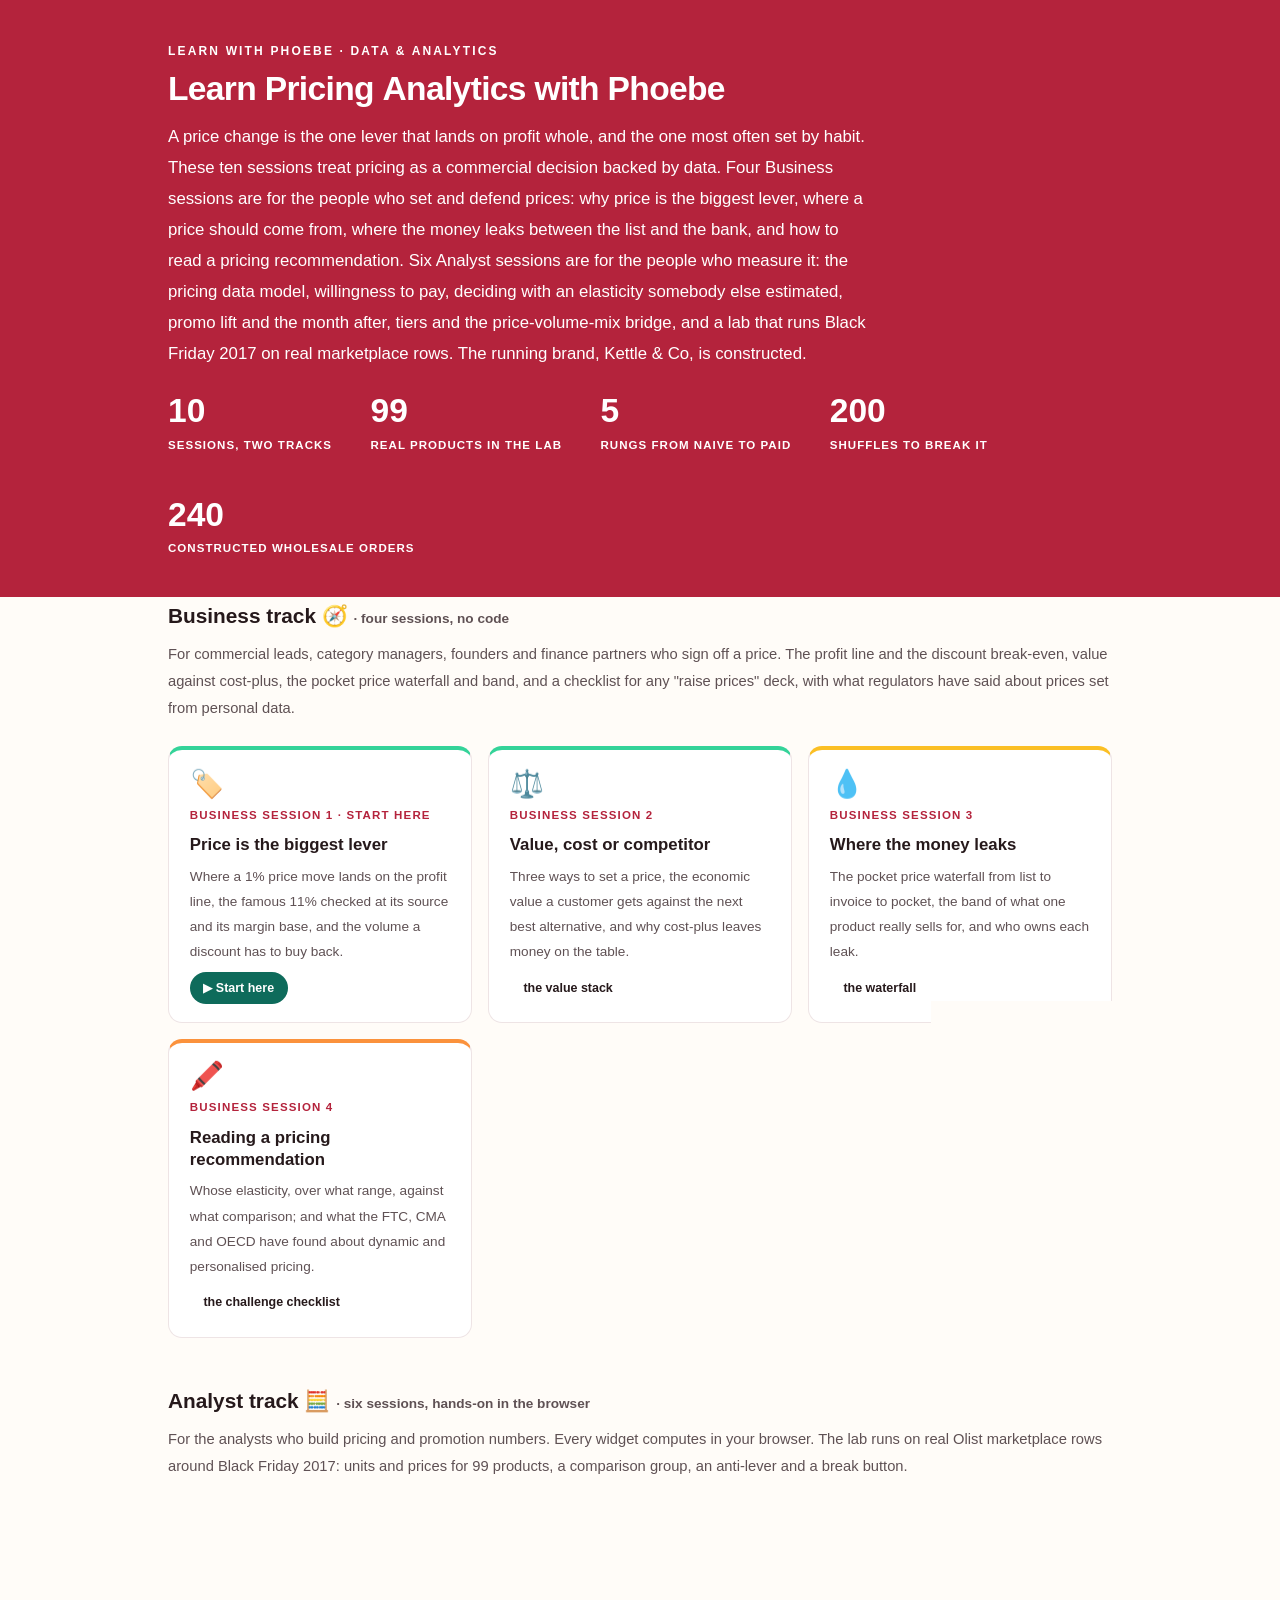
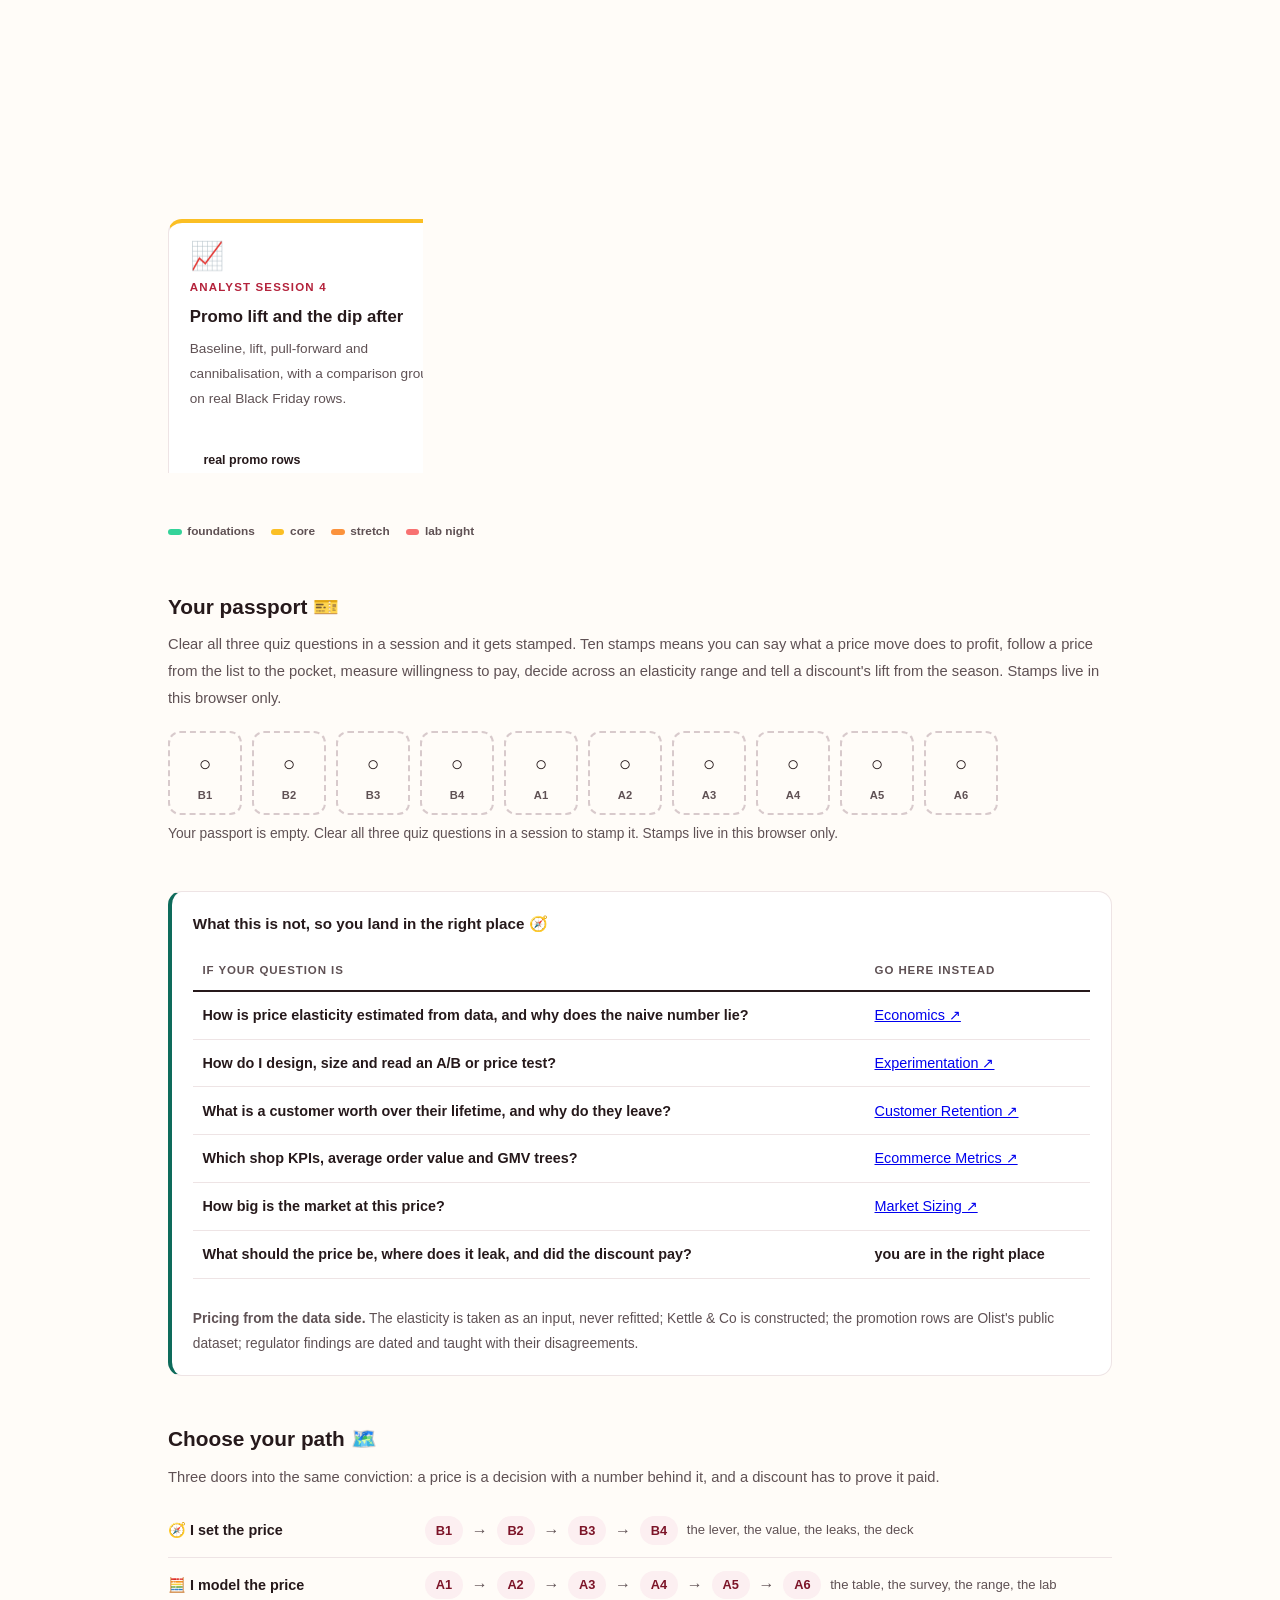
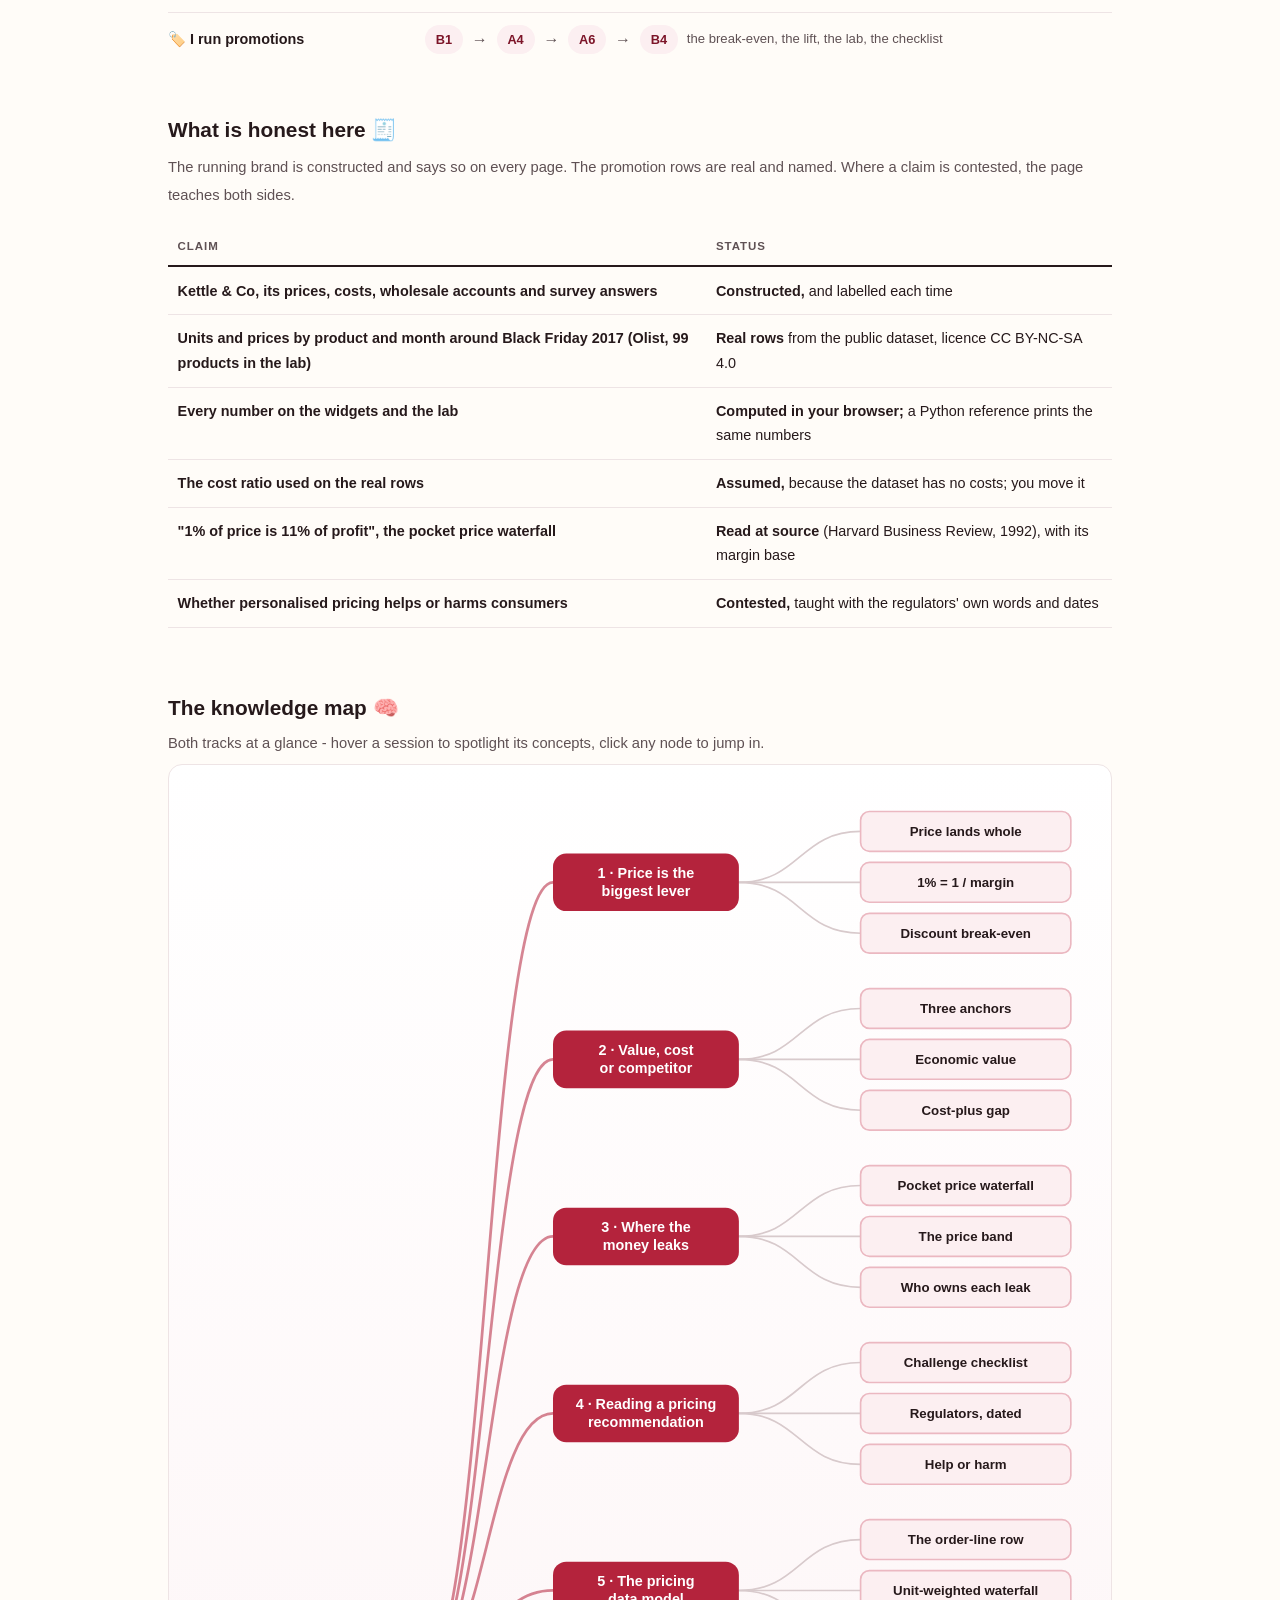
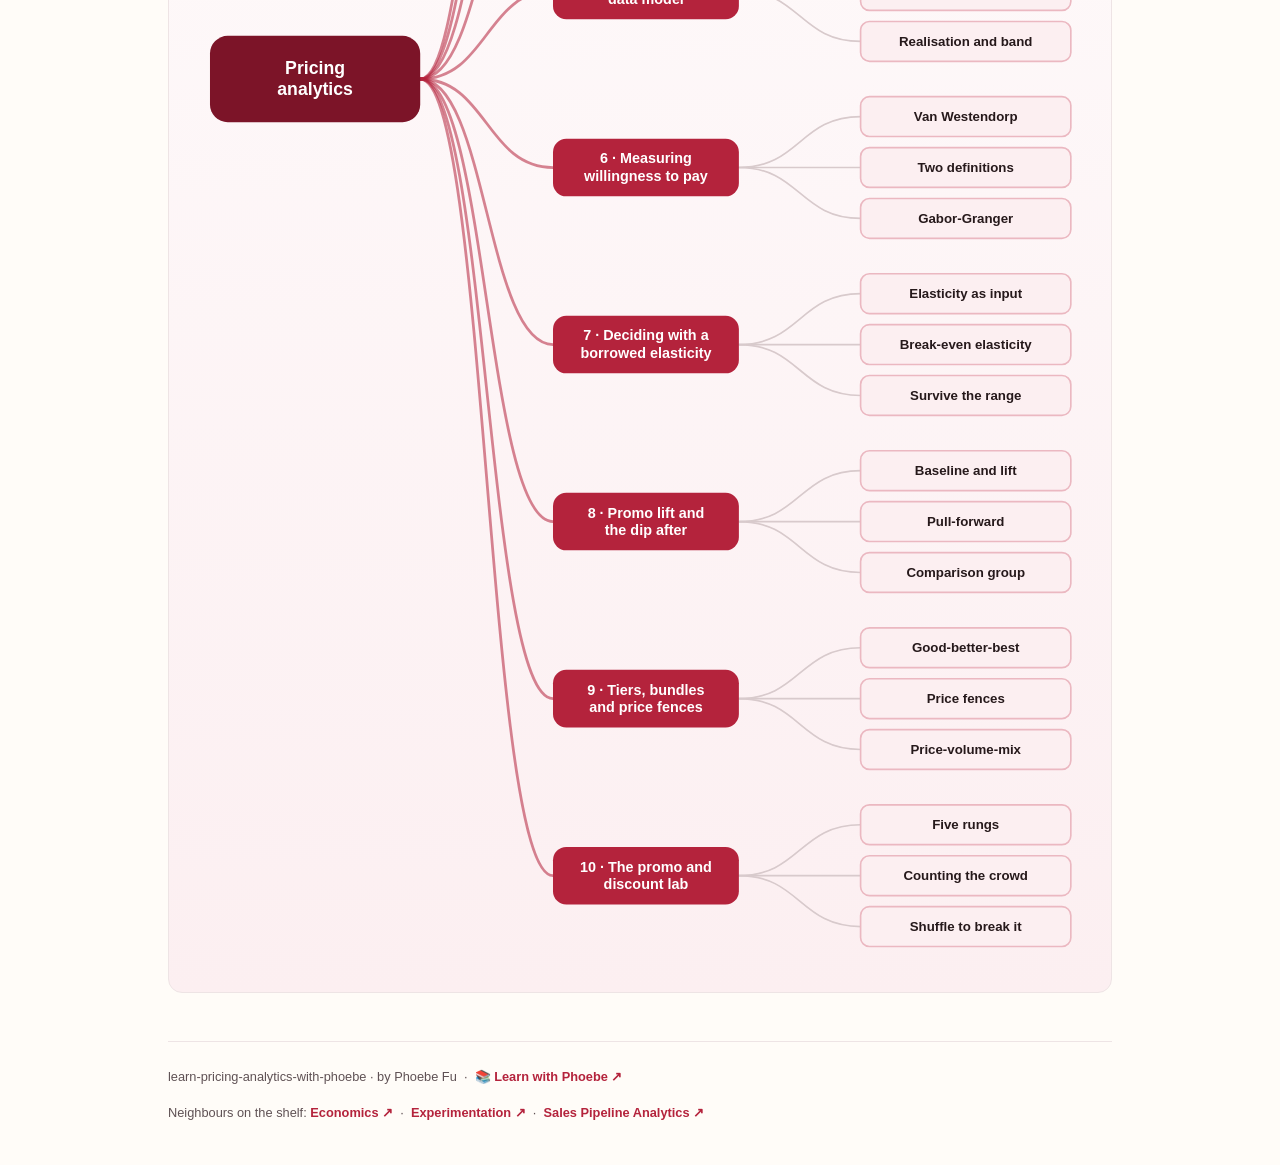
<file: index.html>
<!DOCTYPE html>
<html lang="en">
<head>
<meta charset="UTF-8">
<meta name="viewport" content="width=device-width, initial-scale=1.0">
<!-- social:start -->
<meta name="description" content="Pricing analytics for commercial leads who set prices and the analysts who model them. Four Business sessions on price as the biggest profit lever, value-based pricing, the pocket price waterfall and reading a pricing recommendation; six Analyst sessions on the pricing data model, willingness to pay, deciding with a borrowed elasticity, promo lift, tiers and the price-volume-mix bridge, and a promo and discount lab on real Black Friday rows. Free, by Phoebe Fu.">
<meta property="og:type" content="website">
<meta property="og:site_name" content="Learn with Phoebe">
<meta property="og:title" content="Learn Pricing Analytics with Phoebe">
<meta property="og:description" content="What a price change does to margin, where list price leaks before the bank, how to measure willingness to pay, and how to tell a discount's lift from the season it rode on.">
<meta property="og:url" content="https://phoebefu6.github.io/learn-pricing-analytics-with-phoebe/">
<meta property="og:image" content="https://phoebefu6.github.io/learn-pricing-analytics-with-phoebe/assets/og-cover.png">
<meta property="og:image:width" content="1200">
<meta property="og:image:height" content="630">
<meta name="twitter:card" content="summary_large_image">
<meta name="twitter:title" content="Learn Pricing Analytics with Phoebe">
<meta name="twitter:description" content="Two tracks: Business sets and defends the price; Analyst measures what it really did.">
<meta name="twitter:image" content="https://phoebefu6.github.io/learn-pricing-analytics-with-phoebe/assets/og-cover.png">
<!-- social:end -->
<title>Learn Pricing Analytics with Phoebe</title>
<link rel="stylesheet" href="assets/style.css?v=2">
<style>

  .stats-row { display: flex; gap: 2.4rem; margin-top: 1.5rem; flex-wrap: wrap; }
  .stat b { display: block; font-size: 2.1rem; font-weight: 800; line-height: 1.05; font-variant-numeric: tabular-nums; }
  .stat span { font-size: .72rem; opacity: 1; text-transform: uppercase; letter-spacing: .09em; font-weight: 600; }

  .course-grid { display: grid; grid-template-columns: repeat(auto-fit, minmax(17rem, 1fr)); gap: 1rem; margin-top: 1.5rem; }
  .course-card {
    border: 1px solid var(--hairline);
    border-top: 4px solid var(--diff, var(--indigo));
    border-radius: var(--radius);
    padding: 1.2rem 1.3rem 1.1rem;
    display: flex;
    flex-direction: column;
    gap: .5rem;
    text-decoration: none;
    color: var(--ink);
    background: #fff;
    transition: box-shadow .15s ease, border-color .15s ease, transform .15s ease;
    position: relative;
  }
  .course-card:hover { border-color: var(--indigo-soft); border-top-color: var(--diff, var(--indigo)); box-shadow: 0 8px 28px rgba(var(--shadow-rgb),.16); transform: translateY(-3px); }
  .course-card .cicon { font-size: 1.7rem; line-height: 1; }
  .course-card .cnum { font-size: .72rem; font-weight: 700; color: var(--indigo); text-transform: uppercase; letter-spacing: .1em; }
  .course-card h3 { font-size: 1.05rem; font-weight: 800; line-height: 1.3; }
  .course-card p { font-size: .85rem; color: var(--muted); flex: 1; }
  .course-card .meta { display: flex; gap: .4rem; flex-wrap: wrap; }

  .diff-legend { display: flex; gap: 1rem; margin-top: 1.6rem; font-size: .74rem; color: var(--muted); font-weight: 600; flex-wrap: wrap; }
  .diff-legend i { display: inline-block; width: .85rem; height: .35rem; border-radius: 999px; margin-right: .35rem; vertical-align: middle; }

  .paths { margin-top: 2.6rem; }
  .paths h2 { font-size: 1.3rem; font-weight: 800; margin-bottom: .3rem; }
  .paths .plede { color: var(--muted); font-size: .92rem; margin-bottom: .8rem; }
  .path { display: flex; gap: .55rem; align-items: center; padding: .75rem 0; border-bottom: .5px solid var(--hairline); flex-wrap: wrap; }
  .path:last-child { border-bottom: none; }
  .path b { min-width: 15.5rem; font-size: .9rem; }
  .path .pstep { background: var(--indigo-50); color: var(--indigo-deep); border-radius: 999px; padding: .16rem .68rem; font-weight: 700; font-size: .8rem; text-decoration: none; transition: all .12s ease; }
  .path .pstep:hover { background: var(--indigo); color: #fff; }
  .path .parr { color: var(--muted); font-weight: 700; }

  .mm-section { margin-top: 1.6rem; }
  .mm-section h2 { font-size: 1.3rem; font-weight: 800; margin-bottom: .2rem; }
  .mm-section .mm-lede { color: var(--muted); font-size: .92rem; margin-bottom: .4rem; }
  .mm-wrap { border: 1px solid var(--hairline); border-radius: var(--radius); background: linear-gradient(180deg,#fff,var(--indigo-50)); padding: .6rem; overflow-x: auto; }
  .mm-svg { width: 100%; height: auto; display: block; max-width: 60rem; margin: 0 auto; min-width: 34rem; }
  .mm-link { cursor: pointer; text-decoration: none; }
  .mm-node rect { transition: opacity .15s ease, filter .15s ease; }
  .mm-node text { pointer-events: none; }
  .mm-link:hover .mm-node rect { filter: brightness(1.06); }
  .mm-edge { transition: opacity .15s ease; }

  .not-this { border: 1px solid var(--hairline); border-left: 4px solid var(--clay); border-radius: var(--radius); background: #fff; padding: 1.1rem 1.3rem; margin-top: 1.2rem; }
  .not-this h3 { font-size: .95rem; font-weight: 800; margin-bottom: .5rem; }
</style>
</head>
<body>
<header class="masthead">
  <div class="wrap">
    <div class="eyebrow">Learn with Phoebe · Data &amp; Analytics</div>
    <h1>Learn <span class="accent">Pricing Analytics</span> with Phoebe</h1>
    <p class="sub">A price change is the one lever that lands on profit whole, and the one most often set by habit. These ten sessions treat pricing as a commercial decision backed by data. Four Business sessions are for the people who set and defend prices: why price is the biggest lever, where a price should come from, where the money leaks between the list and the bank, and how to read a pricing recommendation. Six Analyst sessions are for the people who measure it: the pricing data model, willingness to pay, deciding with an elasticity somebody else estimated, promo lift and the month after, tiers and the price-volume-mix bridge, and a lab that runs Black Friday 2017 on real marketplace rows. The running brand, Kettle &amp; Co, is constructed.</p>
    <div class="stats-row">
      <div class="stat"><b data-count="10">10</b><span>sessions, two tracks</span></div>
      <div class="stat"><b data-count="99">99</b><span>real products in the lab</span></div>
      <div class="stat"><b data-count="5">5</b><span>rungs from naive to paid</span></div>
      <div class="stat"><b data-count="200">200</b><span>shuffles to break it</span></div>
      <div class="stat"><b data-count="240">240</b><span>constructed wholesale orders</span></div>
    </div>
  </div>
</header>
<main class="wrap">
  <section class="section">
    <div class="paths" style="margin-top:0">
      <h2>Business track 🧭 <span style="font-size:.85rem;font-weight:600;color:var(--muted)">· four sessions, no code</span></h2>
      <p class="plede">For commercial leads, category managers, founders and finance partners who sign off a price. The profit line and the discount break-even, value against cost-plus, the pocket price waterfall and band, and a checklist for any "raise prices" deck, with what regulators have said about prices set from personal data.</p>
    </div>
    <div class="course-grid">
      <a class="course-card" href="courses/b1-price-is-the-biggest-lever.html" style="--diff:#34D399"><span class="cicon">🏷️</span><span class="cnum">Business session 1 · start here</span><h3>Price is the biggest lever</h3><p>Where a 1% price move lands on the profit line, the famous 11% checked at its source and its margin base, and the volume a discount has to buy back.</p><span class="meta"><span class="pill amber">▶ Start here</span></span></a>
      <a class="course-card" href="courses/b2-value-cost-or-competitor.html" style="--diff:#34D399"><span class="cicon">⚖️</span><span class="cnum">Business session 2</span><h3>Value, cost or competitor</h3><p>Three ways to set a price, the economic value a customer gets against the next best alternative, and why cost-plus leaves money on the table.</p><span class="meta"><span class="pill">the value stack</span></span></a>
      <a class="course-card" href="courses/b3-where-the-money-leaks.html" style="--diff:#FBBF24"><span class="cicon">💧</span><span class="cnum">Business session 3</span><h3>Where the money leaks</h3><p>The pocket price waterfall from list to invoice to pocket, the band of what one product really sells for, and who owns each leak.</p><span class="meta"><span class="pill">the waterfall</span></span></a>
      <a class="course-card" href="courses/b4-reading-a-pricing-recommendation.html" style="--diff:#FB923C"><span class="cicon">🖍️</span><span class="cnum">Business session 4</span><h3>Reading a pricing recommendation</h3><p>Whose elasticity, over what range, against what comparison; and what the FTC, CMA and OECD have found about dynamic and personalised pricing.</p><span class="meta"><span class="pill">the challenge checklist</span></span></a>
    </div>
  </section>
  <section class="section">
    <div class="paths" style="margin-top:0">
      <h2>Analyst track 🧮 <span style="font-size:.85rem;font-weight:600;color:var(--muted)">· six sessions, hands-on in the browser</span></h2>
      <p class="plede">For the analysts who build pricing and promotion numbers. Every widget computes in your browser. The lab runs on real Olist marketplace rows around Black Friday 2017: units and prices for 99 products, a comparison group, an anti-lever and a break button.</p>
    </div>
    <div class="course-grid">
      <a class="course-card" href="courses/a1-the-pricing-data-model.html" style="--diff:#34D399"><span class="cicon">🗃️</span><span class="cnum">Analyst session 1 · start here</span><h3>The pricing data model</h3><p>One row per order line with list, invoice and pocket price; the unit-weighted waterfall from rows; realisation and the pocket price band.</p><span class="meta"><span class="pill amber">▶ Start here</span></span></a>
      <a class="course-card" href="courses/a2-measuring-willingness-to-pay.html" style="--diff:#34D399"><span class="cicon">🙋</span><span class="cnum">Analyst session 2</span><h3>Measuring willingness to pay</h3><p>Van Westendorp's four questions and its two published definitions, Gabor-Granger's yes-or-no ladder, and revenue against contribution.</p><span class="meta"><span class="pill">two survey methods</span></span></a>
      <a class="course-card" href="courses/a3-deciding-with-a-borrowed-elasticity.html" style="--diff:#FBBF24"><span class="cicon">📏</span><span class="cnum">Analyst session 3</span><h3>Deciding with a borrowed elasticity</h3><p>Take the estimate as a range, find each price move's break-even elasticity, and keep only the decision that survives the whole range.</p><span class="meta"><span class="pill">no refitting</span></span></a>
      <a class="course-card" href="courses/a4-promo-lift-and-the-dip-after.html" style="--diff:#FBBF24"><span class="cicon">📈</span><span class="cnum">Analyst session 4</span><h3>Promo lift and the dip after</h3><p>Baseline, lift, pull-forward and cannibalisation, with a comparison group on real Black Friday rows.</p><span class="meta"><span class="pill">real promo rows</span></span></a>
      <a class="course-card" href="courses/a5-tiers-bundles-and-price-fences.html" style="--diff:#FB923C"><span class="cicon">🪜</span><span class="cnum">Analyst session 5</span><h3>Tiers, bundles and price fences</h3><p>Good-better-best, fences that keep segments apart, and the price-volume-mix bridge that splits a revenue change three ways.</p><span class="meta"><span class="pill">price, volume, mix</span></span></a>
      <a class="course-card" href="courses/a6-the-promo-and-discount-lab.html" style="--diff:#F87171"><span class="cicon">🧪</span><span class="cnum">Analyst session 6 · lab night</span><h3>The promo and discount lab</h3><p>Five rungs from the naive lift to "did it pay?", the anti-lever that counts the crowd, and a placebo that tries to break the result.</p><span class="meta"><span class="pill amber">★ the lab</span></span></a>
    </div>
    <div class="diff-legend">
      <span><i style="background:#34D399"></i>foundations</span>
      <span><i style="background:#FBBF24"></i>core</span>
      <span><i style="background:#FB923C"></i>stretch</span>
      <span><i style="background:#F87171"></i>lab night</span>
    </div>
  </section>
  <section class="section">
    <div class="paths" style="margin-top:0">
      <h2>Your passport 🎫</h2>
      <p class="plede">Clear all three quiz questions in a session and it gets stamped. Ten stamps means you can say what a price move does to profit, follow a price from the list to the pocket, measure willingness to pay, decide across an elasticity range and tell a discount's lift from the season. Stamps live in this browser only.</p>
    </div>
    <div class="pp-strip"></div>
  </section>
  <section class="section">
    <div class="not-this">
      <h3>What this is not, so you land in the right place 🧭</h3>
      <table class="clean">
        <tr><th>If your question is</th><th>Go here instead</th></tr>
        <tr><td>How is price elasticity estimated from data, and why does the naive number lie?</td><td><a href="https://phoebefu6.github.io/learn-economics-with-phoebe/">Economics ↗</a></td></tr>
        <tr><td>How do I design, size and read an A/B or price test?</td><td><a href="https://phoebefu6.github.io/learn-experimentation-with-phoebe/">Experimentation ↗</a></td></tr>
        <tr><td>What is a customer worth over their lifetime, and why do they leave?</td><td><a href="https://phoebefu6.github.io/learn-customer-retention-with-phoebe/">Customer Retention ↗</a></td></tr>
        <tr><td>Which shop KPIs, average order value and GMV trees?</td><td><a href="https://phoebefu6.github.io/learn-ecommerce-metrics-with-phoebe/">Ecommerce Metrics ↗</a></td></tr>
        <tr><td>How big is the market at this price?</td><td><a href="https://phoebefu6.github.io/learn-market-sizing-with-phoebe/">Market Sizing ↗</a></td></tr>
        <tr><td><strong>What should the price be, where does it leak, and did the discount pay?</strong></td><td><strong>you are in the right place</strong></td></tr>
      </table>
      <p style="margin-top:.7rem;font-size:.86rem;color:var(--muted)"><strong>Pricing from the data side.</strong> The elasticity is taken as an input, never refitted; Kettle &amp; Co is constructed; the promotion rows are Olist's public dataset; regulator findings are dated and taught with their disagreements.</p>
    </div>
  </section>
  <section class="section">
    <div class="paths">
      <h2>Choose your path 🗺️</h2>
      <p class="plede">Three doors into the same conviction: a price is a decision with a number behind it, and a discount has to prove it paid.</p>
      <div class="path"><b>🧭 I set the price</b>
        <a class="pstep" href="courses/b1-price-is-the-biggest-lever.html">B1</a><span class="parr">→</span><a class="pstep" href="courses/b2-value-cost-or-competitor.html">B2</a><span class="parr">→</span><a class="pstep" href="courses/b3-where-the-money-leaks.html">B3</a><span class="parr">→</span><a class="pstep" href="courses/b4-reading-a-pricing-recommendation.html">B4</a>
        <span style="font-size:.82rem;color:var(--muted)">the lever, the value, the leaks, the deck</span>
      </div>
      <div class="path"><b>🧮 I model the price</b>
        <a class="pstep" href="courses/a1-the-pricing-data-model.html">A1</a><span class="parr">→</span><a class="pstep" href="courses/a2-measuring-willingness-to-pay.html">A2</a><span class="parr">→</span><a class="pstep" href="courses/a3-deciding-with-a-borrowed-elasticity.html">A3</a><span class="parr">→</span><a class="pstep" href="courses/a4-promo-lift-and-the-dip-after.html">A4</a><span class="parr">→</span><a class="pstep" href="courses/a5-tiers-bundles-and-price-fences.html">A5</a><span class="parr">→</span><a class="pstep" href="courses/a6-the-promo-and-discount-lab.html">A6</a>
        <span style="font-size:.82rem;color:var(--muted)">the table, the survey, the range, the lab</span>
      </div>
      <div class="path"><b>🏷️ I run promotions</b>
        <a class="pstep" href="courses/b1-price-is-the-biggest-lever.html">B1</a><span class="parr">→</span><a class="pstep" href="courses/a4-promo-lift-and-the-dip-after.html">A4</a><span class="parr">→</span><a class="pstep" href="courses/a6-the-promo-and-discount-lab.html">A6</a><span class="parr">→</span><a class="pstep" href="courses/b4-reading-a-pricing-recommendation.html">B4</a>
        <span style="font-size:.82rem;color:var(--muted)">the break-even, the lift, the lab, the checklist</span>
      </div>
    </div>
  </section>
  <section class="section">
    <div class="paths" style="margin-top:0">
      <h2>What is honest here 🧾</h2>
      <p class="plede">The running brand is constructed and says so on every page. The promotion rows are real and named. Where a claim is contested, the page teaches both sides.</p>
    </div>
    <table class="clean">
      <tr><th>Claim</th><th>Status</th></tr>
      <tr><td>Kettle &amp; Co, its prices, costs, wholesale accounts and survey answers</td><td><strong>Constructed,</strong> and labelled each time</td></tr>
      <tr><td>Units and prices by product and month around Black Friday 2017 (Olist, 99 products in the lab)</td><td><strong>Real rows</strong> from the public dataset, licence CC BY-NC-SA 4.0</td></tr>
      <tr><td>Every number on the widgets and the lab</td><td><strong>Computed in your browser;</strong> a Python reference prints the same numbers</td></tr>
      <tr><td>The cost ratio used on the real rows</td><td><strong>Assumed,</strong> because the dataset has no costs; you move it</td></tr>
      <tr><td>"1% of price is 11% of profit", the pocket price waterfall</td><td><strong>Read at source</strong> (Harvard Business Review, 1992), with its margin base</td></tr>
      <tr><td>Whether personalised pricing helps or harms consumers</td><td><strong>Contested,</strong> taught with the regulators' own words and dates</td></tr>
    </table>
  </section>
  <section class="section mm-section">
    <h2>The knowledge map 🧠</h2>
    <p class="mm-lede">Both tracks at a glance - hover a session to spotlight its concepts, click any node to jump in.</p>
    <div class="mm-wrap"><div id="mindmap"></div></div>
  </section>
  <footer class="pagefoot">
    <span>learn-pricing-analytics-with-phoebe · by Phoebe Fu &nbsp;·&nbsp; 📚 <a href="https://phoebefu6.github.io/learn-with-phoebe/">Learn with Phoebe ↗</a></span>
    <span>Neighbours on the shelf: <a href="https://phoebefu6.github.io/learn-economics-with-phoebe/">Economics ↗</a> &nbsp;·&nbsp; <a href="https://phoebefu6.github.io/learn-experimentation-with-phoebe/">Experimentation ↗</a> &nbsp;·&nbsp; <a href="https://phoebefu6.github.io/learn-sales-pipeline-analytics-with-phoebe/">Sales Pipeline Analytics ↗</a></span>
  </footer>
</main>
<script>
window.MINDMAP_DATA = {
  "title": "Pricing\nanalytics",
  "centerColor": "#7C1428",
  "sessions": [
    {
      "label": "Price is the\nbiggest lever",
      "href": "courses/b1-price-is-the-biggest-lever.html",
      "color": "#34D399",
      "concepts": [
        {
          "label": "Price lands whole",
          "href": "courses/b1-price-is-the-biggest-lever.html"
        },
        {
          "label": "1% = 1 / margin",
          "href": "courses/b1-price-is-the-biggest-lever.html"
        },
        {
          "label": "Discount break-even",
          "href": "courses/b1-price-is-the-biggest-lever.html"
        }
      ]
    },
    {
      "label": "Value, cost\nor competitor",
      "href": "courses/b2-value-cost-or-competitor.html",
      "color": "#34D399",
      "concepts": [
        {
          "label": "Three anchors",
          "href": "courses/b2-value-cost-or-competitor.html"
        },
        {
          "label": "Economic value",
          "href": "courses/b2-value-cost-or-competitor.html"
        },
        {
          "label": "Cost-plus gap",
          "href": "courses/b2-value-cost-or-competitor.html"
        }
      ]
    },
    {
      "label": "Where the\nmoney leaks",
      "href": "courses/b3-where-the-money-leaks.html",
      "color": "#FBBF24",
      "concepts": [
        {
          "label": "Pocket price waterfall",
          "href": "courses/b3-where-the-money-leaks.html"
        },
        {
          "label": "The price band",
          "href": "courses/b3-where-the-money-leaks.html"
        },
        {
          "label": "Who owns each leak",
          "href": "courses/b3-where-the-money-leaks.html"
        }
      ]
    },
    {
      "label": "Reading a pricing\nrecommendation",
      "href": "courses/b4-reading-a-pricing-recommendation.html",
      "color": "#FB923C",
      "concepts": [
        {
          "label": "Challenge checklist",
          "href": "courses/b4-reading-a-pricing-recommendation.html"
        },
        {
          "label": "Regulators, dated",
          "href": "courses/b4-reading-a-pricing-recommendation.html"
        },
        {
          "label": "Help or harm",
          "href": "courses/b4-reading-a-pricing-recommendation.html"
        }
      ]
    },
    {
      "label": "The pricing\ndata model",
      "href": "courses/a1-the-pricing-data-model.html",
      "color": "#34D399",
      "concepts": [
        {
          "label": "The order-line row",
          "href": "courses/a1-the-pricing-data-model.html"
        },
        {
          "label": "Unit-weighted waterfall",
          "href": "courses/a1-the-pricing-data-model.html"
        },
        {
          "label": "Realisation and band",
          "href": "courses/a1-the-pricing-data-model.html"
        }
      ]
    },
    {
      "label": "Measuring\nwillingness to pay",
      "href": "courses/a2-measuring-willingness-to-pay.html",
      "color": "#34D399",
      "concepts": [
        {
          "label": "Van Westendorp",
          "href": "courses/a2-measuring-willingness-to-pay.html"
        },
        {
          "label": "Two definitions",
          "href": "courses/a2-measuring-willingness-to-pay.html"
        },
        {
          "label": "Gabor-Granger",
          "href": "courses/a2-measuring-willingness-to-pay.html"
        }
      ]
    },
    {
      "label": "Deciding with a\nborrowed elasticity",
      "href": "courses/a3-deciding-with-a-borrowed-elasticity.html",
      "color": "#FBBF24",
      "concepts": [
        {
          "label": "Elasticity as input",
          "href": "courses/a3-deciding-with-a-borrowed-elasticity.html"
        },
        {
          "label": "Break-even elasticity",
          "href": "courses/a3-deciding-with-a-borrowed-elasticity.html"
        },
        {
          "label": "Survive the range",
          "href": "courses/a3-deciding-with-a-borrowed-elasticity.html"
        }
      ]
    },
    {
      "label": "Promo lift and\nthe dip after",
      "href": "courses/a4-promo-lift-and-the-dip-after.html",
      "color": "#FBBF24",
      "concepts": [
        {
          "label": "Baseline and lift",
          "href": "courses/a4-promo-lift-and-the-dip-after.html"
        },
        {
          "label": "Pull-forward",
          "href": "courses/a4-promo-lift-and-the-dip-after.html"
        },
        {
          "label": "Comparison group",
          "href": "courses/a4-promo-lift-and-the-dip-after.html"
        }
      ]
    },
    {
      "label": "Tiers, bundles\nand price fences",
      "href": "courses/a5-tiers-bundles-and-price-fences.html",
      "color": "#FB923C",
      "concepts": [
        {
          "label": "Good-better-best",
          "href": "courses/a5-tiers-bundles-and-price-fences.html"
        },
        {
          "label": "Price fences",
          "href": "courses/a5-tiers-bundles-and-price-fences.html"
        },
        {
          "label": "Price-volume-mix",
          "href": "courses/a5-tiers-bundles-and-price-fences.html"
        }
      ]
    },
    {
      "label": "The promo and\ndiscount lab",
      "href": "courses/a6-the-promo-and-discount-lab.html",
      "color": "#F87171",
      "concepts": [
        {
          "label": "Five rungs",
          "href": "courses/a6-the-promo-and-discount-lab.html"
        },
        {
          "label": "Counting the crowd",
          "href": "courses/a6-the-promo-and-discount-lab.html"
        },
        {
          "label": "Shuffle to break it",
          "href": "courses/a6-the-promo-and-discount-lab.html"
        }
      ]
    }
  ]
};
</script>
<script src="assets/mindmap.js?v=1"></script>
<script src="assets/app.js?v=2"></script>
</body>
</html>
</file>
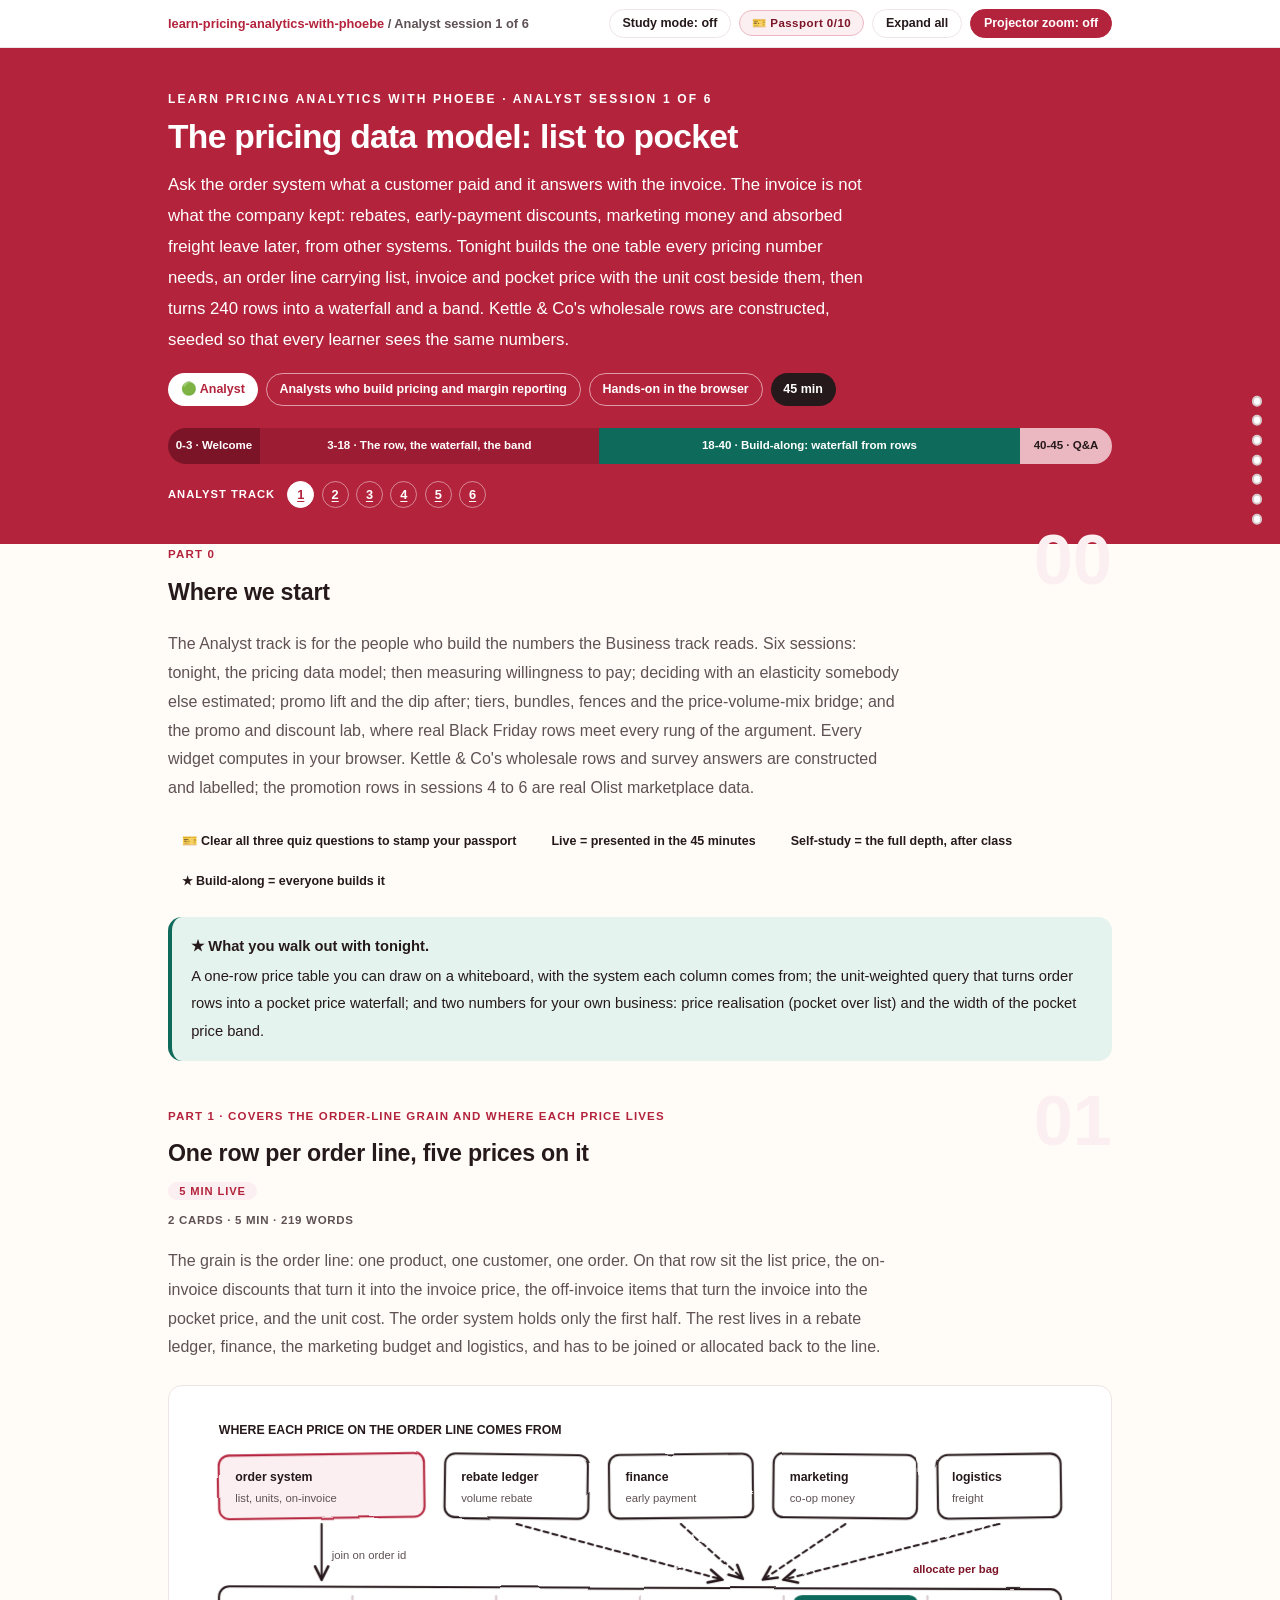
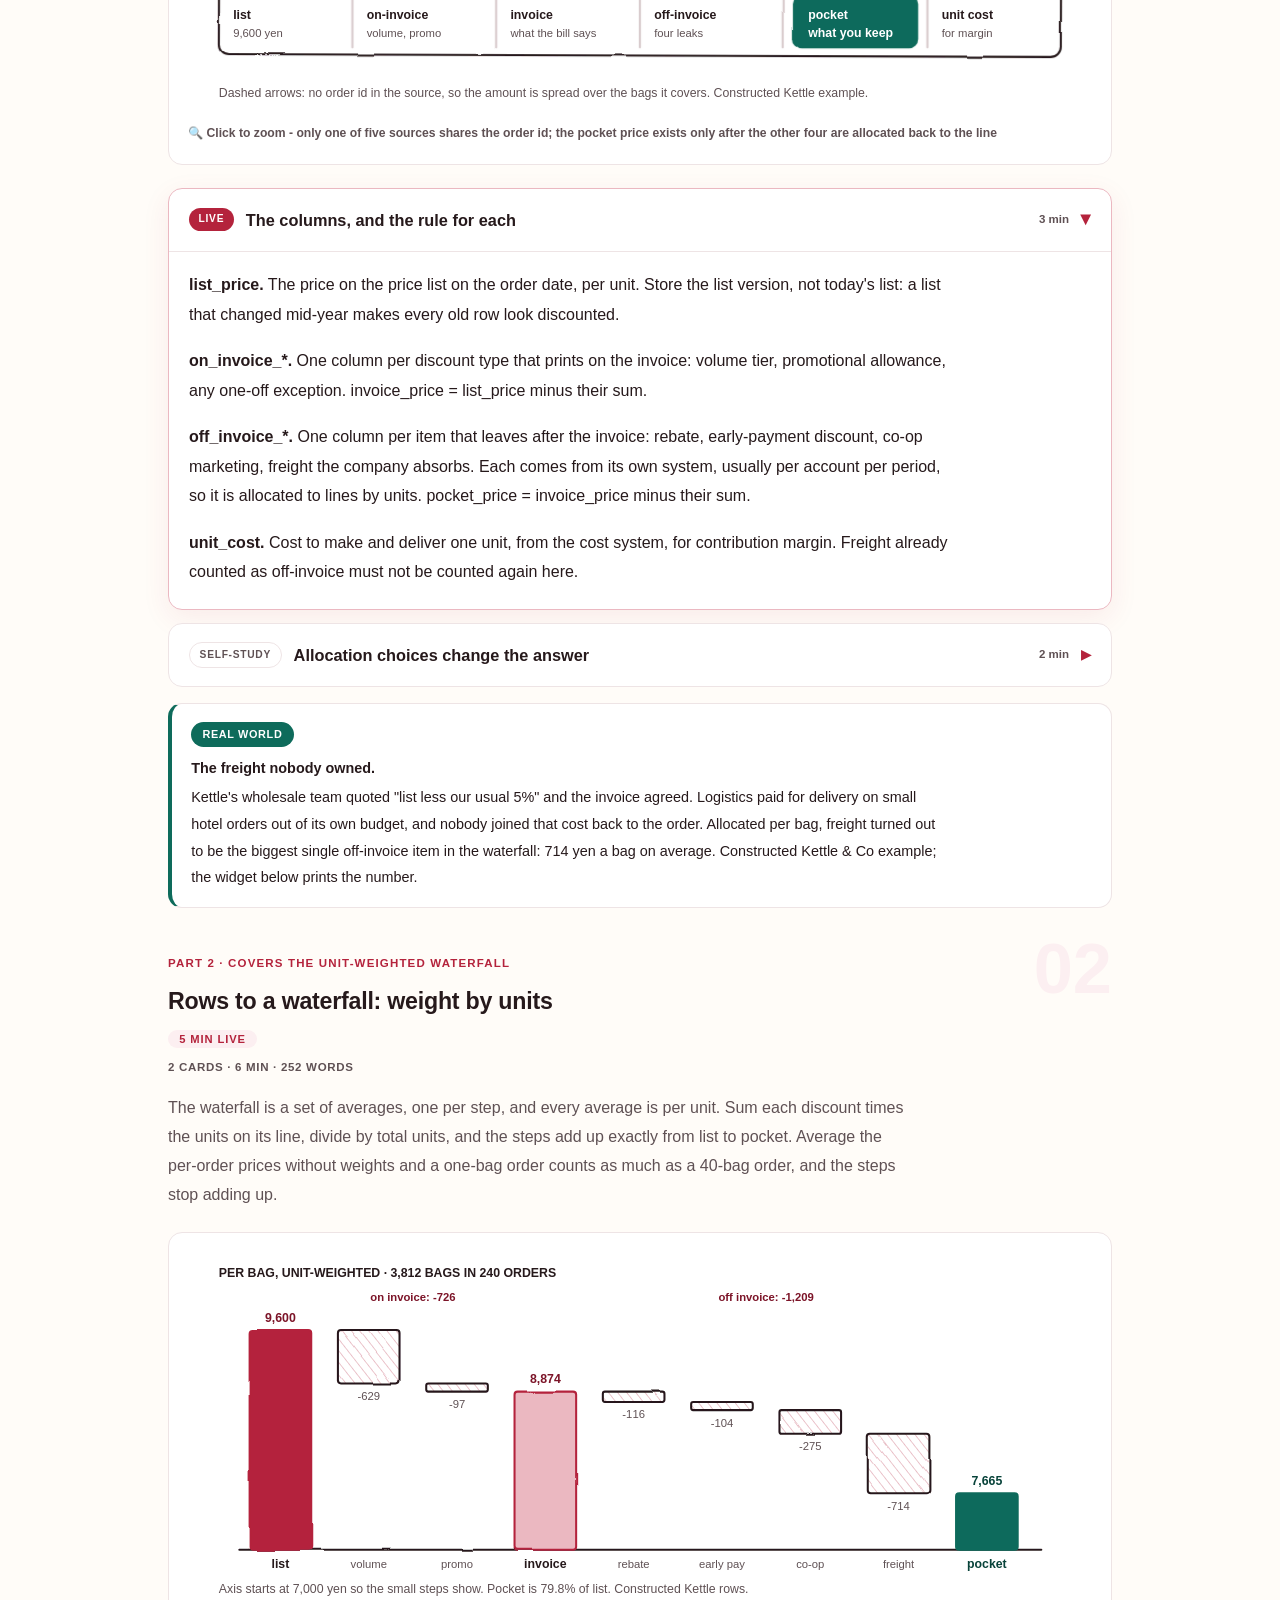
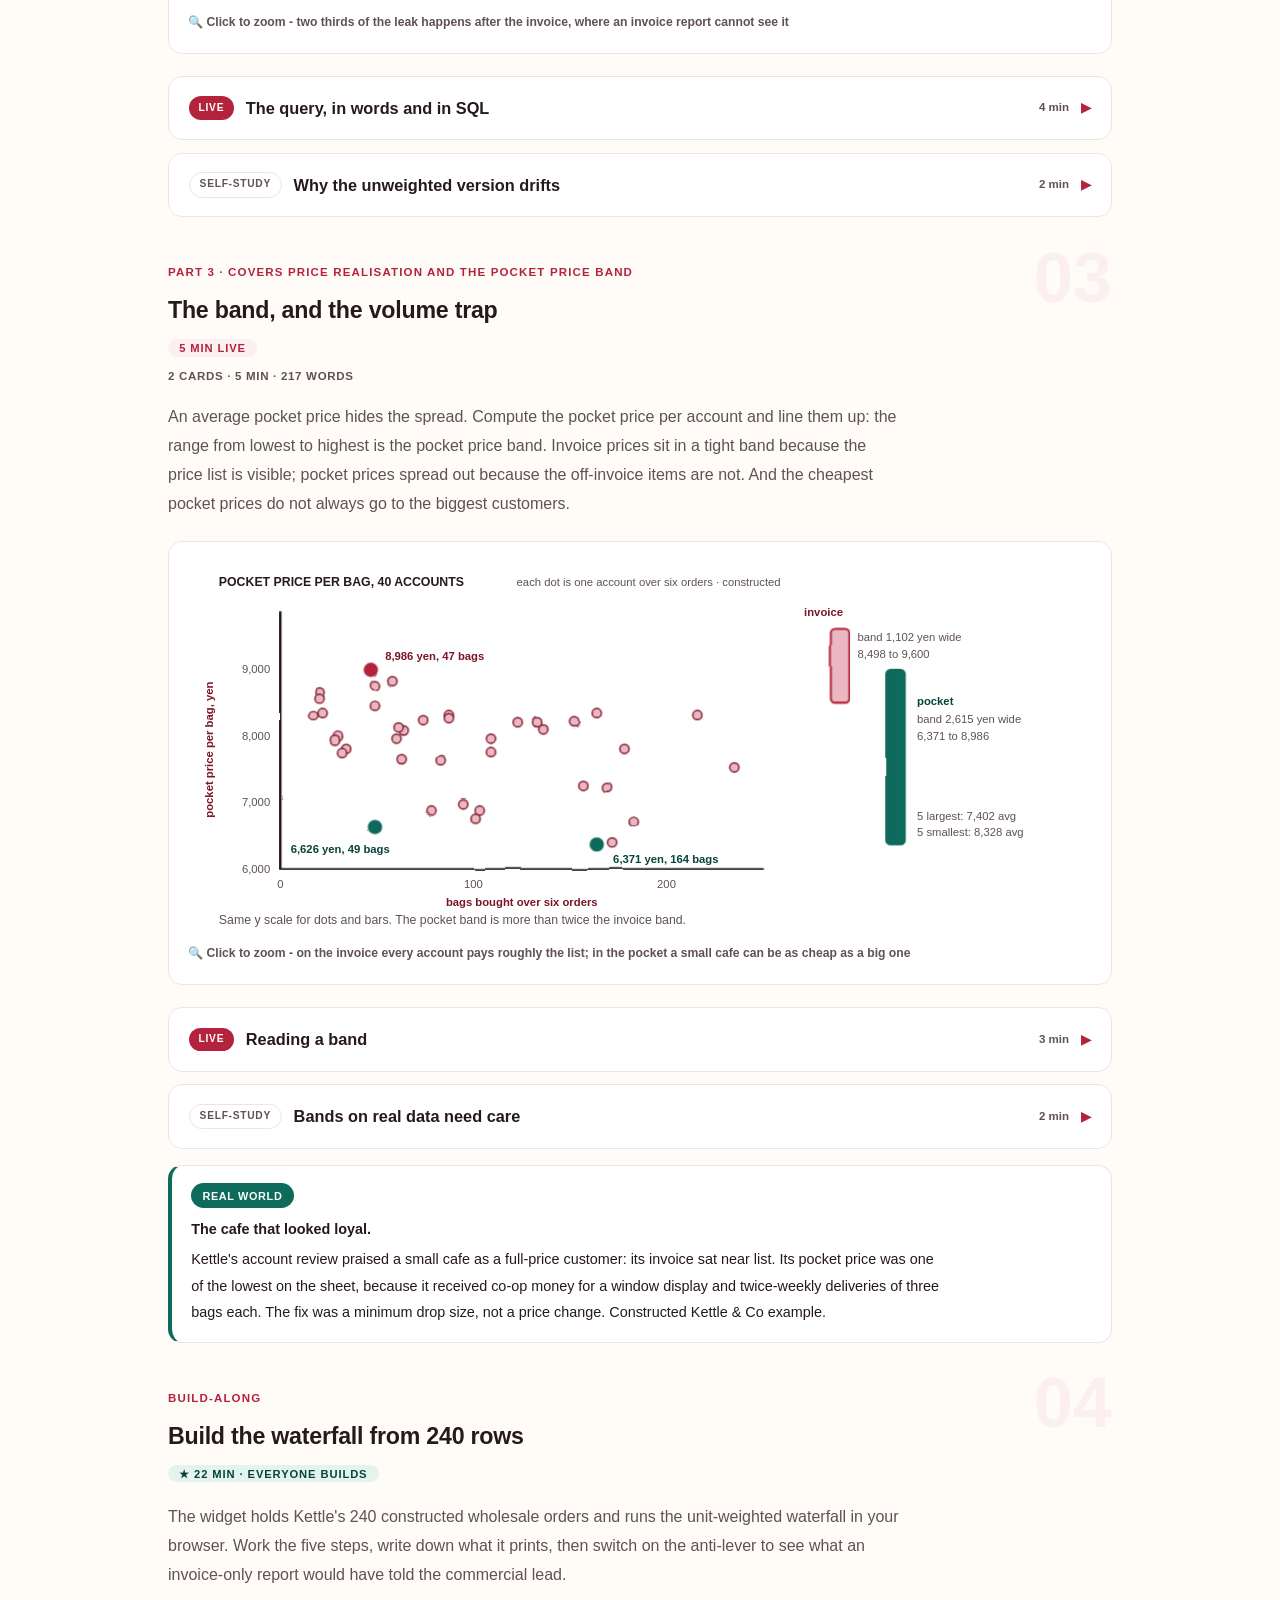
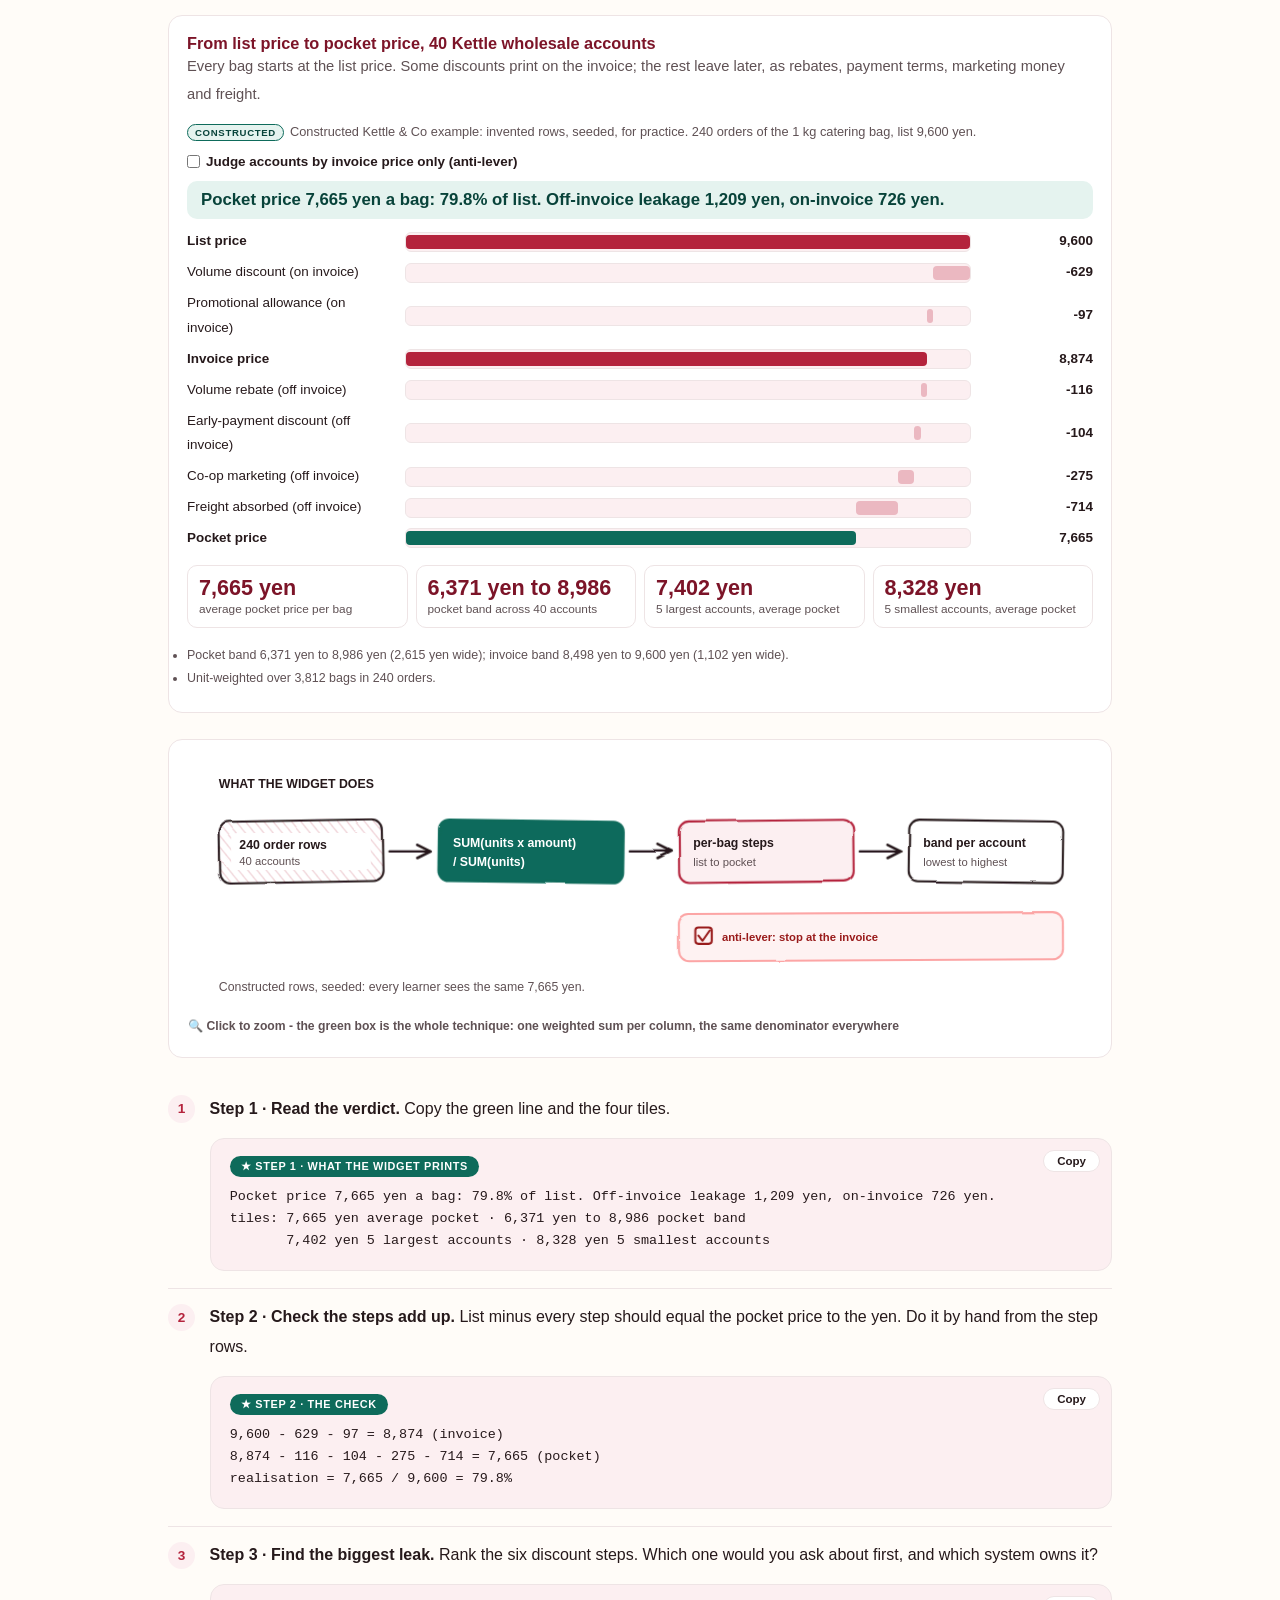
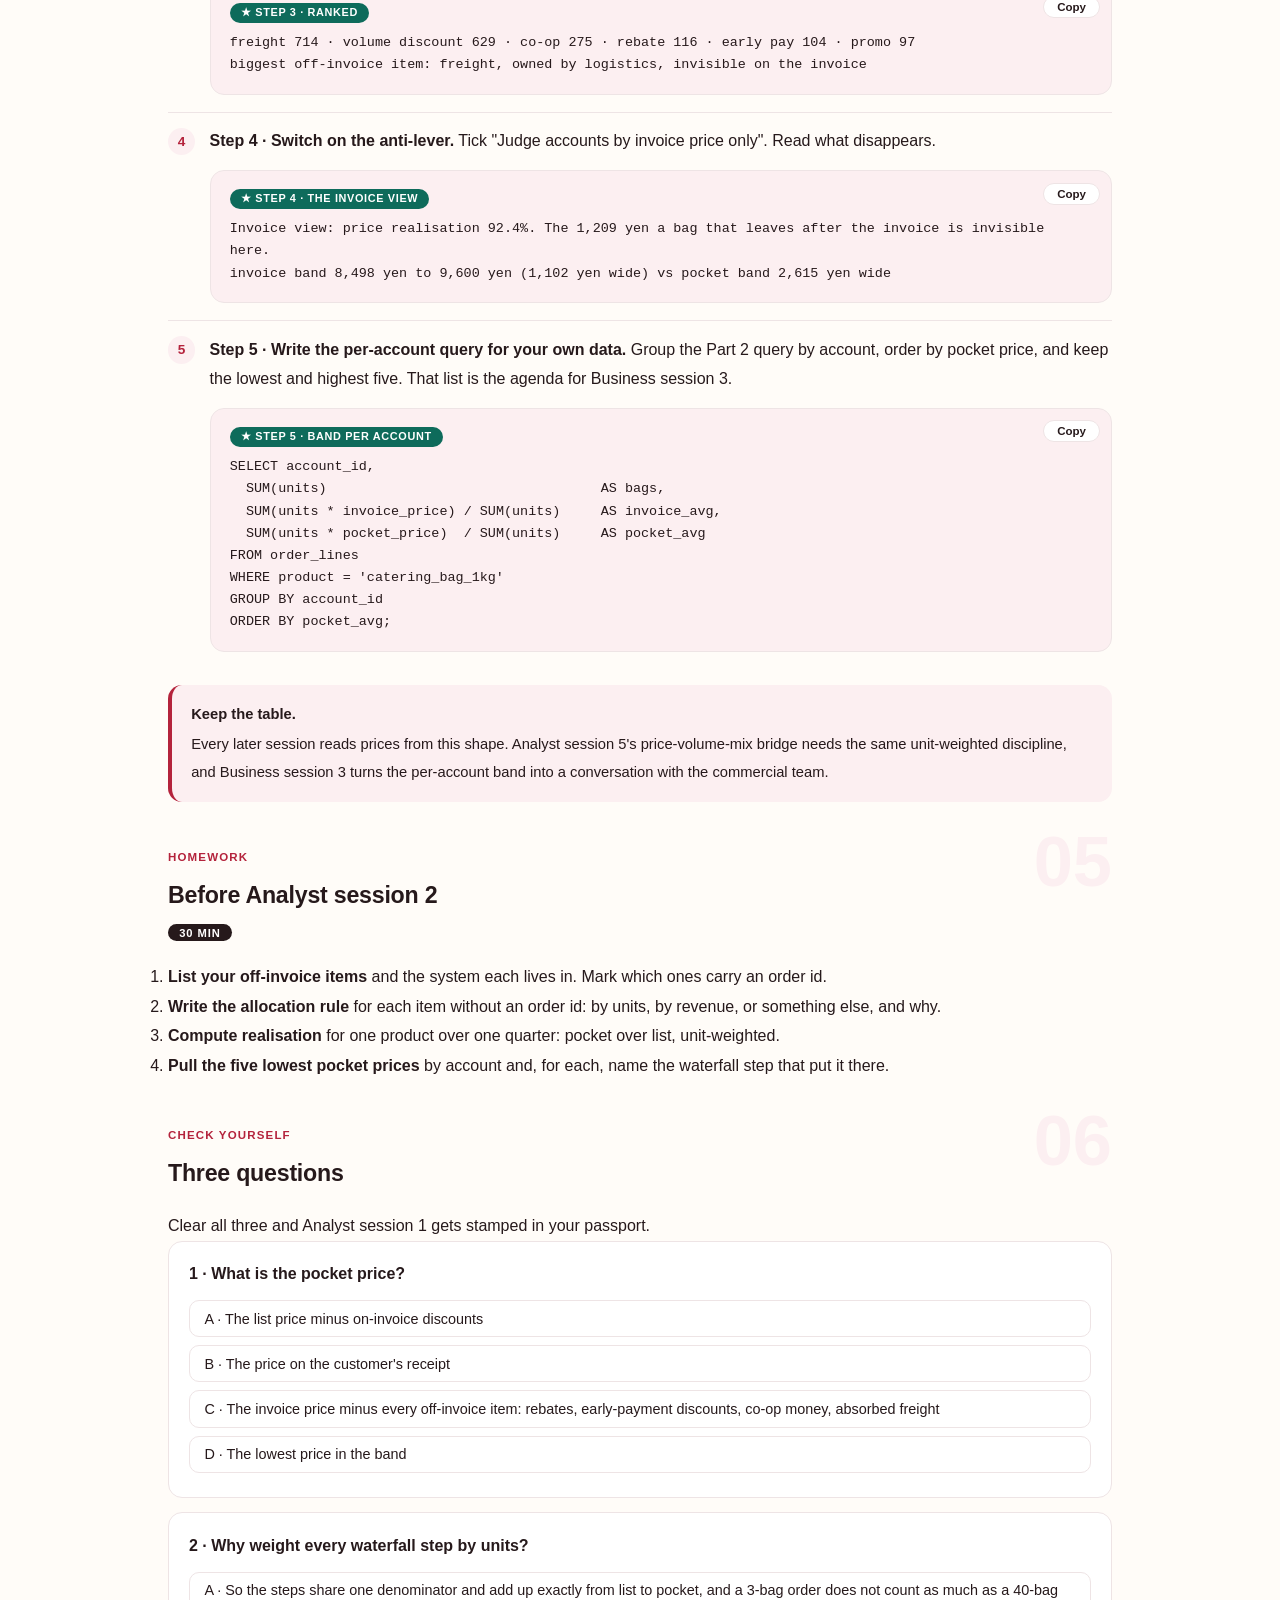
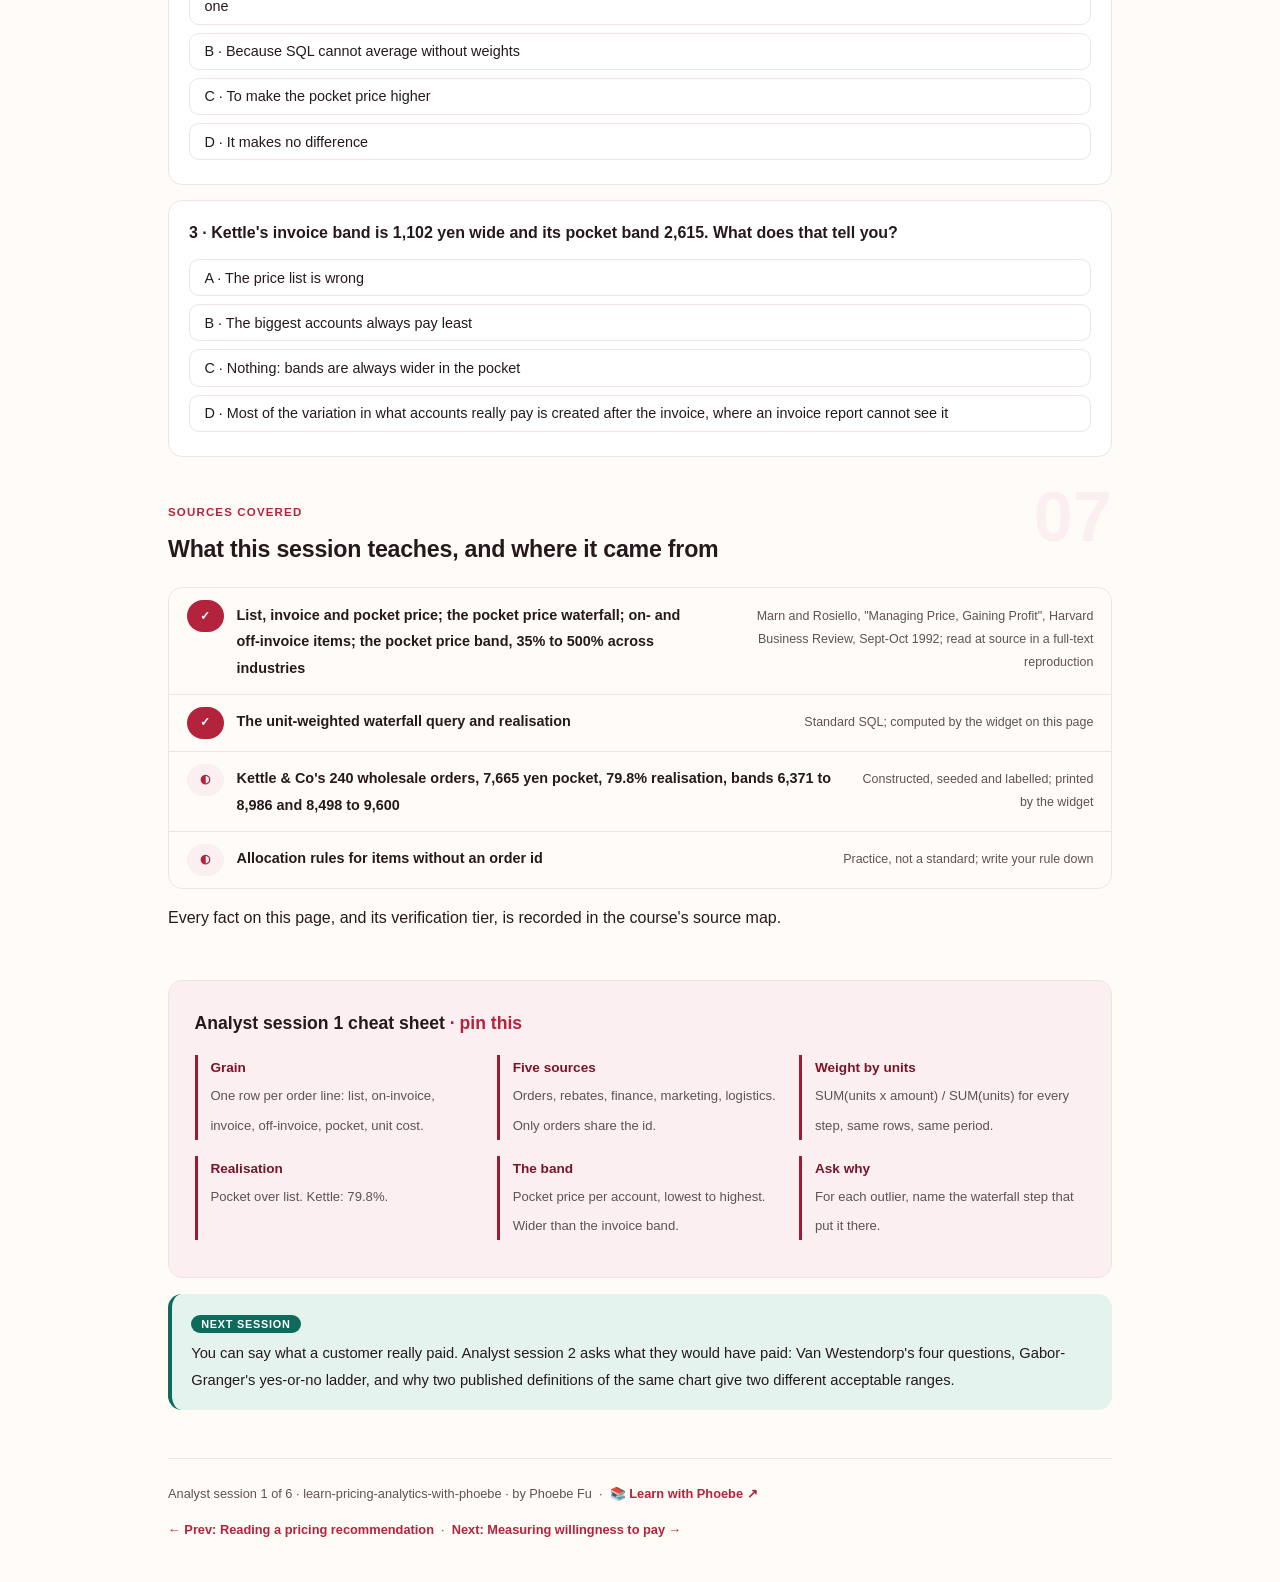
<file: courses/a1-the-pricing-data-model.html>
<!DOCTYPE html>
<html lang="en">
<head>
<meta charset="UTF-8">
<meta name="viewport" content="width=device-width, initial-scale=1.0">
<!-- social:start -->
<meta name="description" content="Analyst session 1 of 6. The pricing data model: one row per order line carrying list, invoice and pocket price and unit cost, the systems each column lives in, the unit-weighted waterfall built from rows, price realisation and the pocket price band. Kettle &amp; Co's wholesale rows are constructed.">
<meta property="og:type" content="article">
<meta property="og:site_name" content="Learn with Phoebe">
<meta property="og:title" content="The pricing data model - learn pricing analytics with phoebe">
<meta property="og:description" content="Analyst session 1 of 6. List, invoice and pocket price on one row, the waterfall built from 240 orders, and the band that invoice reports hide.">
<meta property="og:url" content="https://phoebefu6.github.io/learn-pricing-analytics-with-phoebe/courses/a1-the-pricing-data-model.html">
<meta property="og:image" content="https://phoebefu6.github.io/learn-pricing-analytics-with-phoebe/assets/og-cover.png">
<meta property="og:image:width" content="1200">
<meta property="og:image:height" content="630">
<meta name="twitter:card" content="summary_large_image">
<meta name="twitter:title" content="The pricing data model - learn pricing analytics with phoebe">
<meta name="twitter:description" content="Analyst session 1 of 6. From order rows to a pocket price waterfall and band.">
<meta name="twitter:image" content="https://phoebefu6.github.io/learn-pricing-analytics-with-phoebe/assets/og-cover.png">
<!-- social:end -->
<title>Analyst session 1 · The pricing data model - learn pricing analytics with phoebe</title>
<link rel="stylesheet" href="../assets/style.css?v=2">
</head>
<body>

<div class="toolbar">
  <div class="wrap">
    <span class="crumb"><a href="../index.html">learn-pricing-analytics-with-phoebe</a> / Analyst session 1 of 6</span>
    <button class="btn" id="toggle-all" type="button">Expand all</button>
    <button class="btn primary" id="zoom-toggle" type="button">Projector zoom: off</button>
  </div>
</div>

<header class="masthead">
  <div class="wrap">
    <div class="eyebrow">Learn Pricing Analytics with Phoebe · Analyst session 1 of 6</div>
    <h1>The pricing data model: <span class="accent">list to pocket</span></h1>
    <p class="sub">Ask the order system what a customer paid and it answers with the invoice. The invoice is not what the company kept: rebates, early-payment discounts, marketing money and absorbed freight leave later, from other systems. Tonight builds the one table every pricing number needs, an order line carrying list, invoice and pocket price with the unit cost beside them, then turns 240 rows into a waterfall and a band. Kettle &amp; Co's wholesale rows are constructed, seeded so that every learner sees the same numbers.</p>
    <div class="chip-row">
      <span class="chip level">🟢 Analyst</span>
      <span class="chip audience">Analysts who build pricing and margin reporting</span>
      <span class="chip audience">Hands-on in the browser</span>
      <span class="chip time">45 min</span>
    </div>
    <div class="agenda">
      <span class="a1" style="flex:1">0-3 · Welcome</span>
      <span class="a2" style="flex:4">3-18 · The row, the waterfall, the band</span>
      <span class="a3" style="flex:5">18-40 · Build-along: waterfall from rows</span>
      <span class="a4" style="flex:1">40-45 · Q&amp;A</span>
    </div>
  </div>
</header>

<main class="wrap">

  <section class="section" id="intro">
    <div class="section-kicker">
      <span class="klabel">Part 0</span>
      <h2>Where we start</h2>
    </div>
    <p class="lede">The Analyst track is for the people who build the numbers the Business track reads. Six sessions: tonight, the pricing data model; then measuring willingness to pay; deciding with an elasticity somebody else estimated; promo lift and the dip after; tiers, bundles, fences and the price-volume-mix bridge; and the promo and discount lab, where real Black Friday rows meet every rung of the argument. Every widget computes in your browser. Kettle &amp; Co's wholesale rows and survey answers are constructed and labelled; the promotion rows in sessions 4 to 6 are real Olist marketplace data.</p>

    <div class="legend">
      <span class="pill">🎫 Clear all three quiz questions to stamp your passport</span>
      <span class="pill">Live = presented in the 45 minutes</span>
      <span class="pill">Self-study = the full depth, after class</span>
      <span class="pill">★ Build-along = everyone builds it</span>
    </div>

    <div class="callout win">
      <p><strong>★ What you walk out with tonight.</strong> A one-row price table you can draw on a whiteboard, with the system each column comes from; the unit-weighted query that turns order rows into a pocket price waterfall; and two numbers for your own business: price realisation (pocket over list) and the width of the pocket price band.</p>
    </div>
  </section>

  <section class="section" id="part-1">
    <div class="section-kicker">
      <span class="klabel">Part 1 · covers the order-line grain and where each price lives</span>
      <h2>One row per order line, five prices on it</h2>
      <span class="tag concept">5 min live</span>
    </div>
    <p class="lede">The grain is the order line: one product, one customer, one order. On that row sit the list price, the on-invoice discounts that turn it into the invoice price, the off-invoice items that turn the invoice into the pocket price, and the unit cost. The order system holds only the first half. The rest lives in a rebate ledger, finance, the marketing budget and logistics, and has to be joined or allocated back to the line.</p>

    <figure class="zoomable">
      <svg viewBox="0 0 880 300" xmlns="http://www.w3.org/2000/svg" role="img" aria-label="Five source systems drawn as boxes along the top: the order system holds list price, units and on-invoice discounts; the rebate ledger holds volume rebates; finance holds early-payment discounts; the marketing budget holds co-op money; logistics holds freight. Arrows run down into one wide order-line row with columns list, on-invoice, invoice, off-invoice, pocket and unit cost. The pocket price column is highlighted. Only the order system is joined by order id; the other four are allocated per bag.">
        <defs>
          <filter id="a1aSk" x="-3%" y="-3%" width="106%" height="106%"><feTurbulence type="fractalNoise" baseFrequency="0.02" numOctaves="2" seed="11" result="n"/><feDisplacementMap in="SourceGraphic" in2="n" scale="2.4" xChannelSelector="R" yChannelSelector="G"/></filter>
          <pattern id="a1aHc" patternUnits="userSpaceOnUse" width="7" height="7" patternTransform="rotate(-38)"><line x1="0" y1="0" x2="0" y2="7" stroke="#B4233C" stroke-width="1" opacity=".5"/></pattern>
          <marker id="a1aAr" viewBox="0 0 10 10" refX="9" refY="5" markerWidth="8" markerHeight="8" orient="auto"><path d="M1 1 L9 5 L1 9" fill="none" stroke="#26191B" stroke-width="1.6" stroke-linecap="round"/></marker>
        </defs>
        <style>
          .a1aH { font: 800 12px Inter, sans-serif; fill: #26191B; }
          .a1aL { font: 600 12px Inter, sans-serif; fill: #26191B; }
          .a1aS { font: 400 11px Inter, sans-serif; fill: #5F5154; }
          .a1aA { font: 700 11px Inter, sans-serif; fill: #7C1428; }
          .a1aW { font: 800 12px Inter, sans-serif; fill: #FFFFFF; }
          .a1aN { font: 400 12px Inter, sans-serif; fill: #5F5154; }
        </style>

        <text class="a1aH" x="30" y="28">WHERE EACH PRICE ON THE ORDER LINE COMES FROM</text>

        <g filter="url(#a1aSk)" fill="none" stroke="#26191B" stroke-width="2" stroke-linecap="round" stroke-linejoin="round">
          <rect x="30" y="48" width="200" height="62" rx="10" transform="rotate(-0.8 130 79)" fill="#FCEFF1" stroke="#B4233C"/>
          <rect x="250" y="48" width="140" height="62" rx="10" transform="rotate(0.8 320 79)" fill="#FFFFFF"/>
          <rect x="410" y="48" width="140" height="62" rx="10" transform="rotate(-0.6 480 79)" fill="#FFFFFF"/>
          <rect x="570" y="48" width="140" height="62" rx="10" transform="rotate(0.6 640 79)" fill="#FFFFFF"/>
          <rect x="730" y="48" width="120" height="62" rx="10" transform="rotate(-0.8 790 79)" fill="#FFFFFF"/>
          <path d="M130 116 L130 170" marker-end="url(#a1aAr)"/>
          <path d="M320 116 L520 170" marker-end="url(#a1aAr)" stroke-dasharray="5 4"/>
          <path d="M480 116 L540 170" marker-end="url(#a1aAr)" stroke-dasharray="5 4"/>
          <path d="M640 116 L560 170" marker-end="url(#a1aAr)" stroke-dasharray="5 4"/>
          <path d="M790 116 L580 170" marker-end="url(#a1aAr)" stroke-dasharray="5 4"/>
          <rect x="30" y="178" width="820" height="66" rx="10" transform="rotate(0.2 440 211)" fill="#FFFFFF"/>
          <rect x="590" y="186" width="120" height="50" rx="8" fill="#0E6B5B" stroke="#0E6B5B"/>
          <path d="M160 186 L160 236 M300 186 L300 236 M440 186 L440 236 M580 186 L580 236 M720 186 L720 236" stroke="#D8CACC"/>
        </g>

        <text class="a1aL" x="46" y="74">order system</text>
        <text class="a1aS" x="46" y="94">list, units, on-invoice</text>
        <text class="a1aL" x="266" y="74">rebate ledger</text>
        <text class="a1aS" x="266" y="94">volume rebate</text>
        <text class="a1aL" x="426" y="74">finance</text>
        <text class="a1aS" x="426" y="94">early payment</text>
        <text class="a1aL" x="586" y="74">marketing</text>
        <text class="a1aS" x="586" y="94">co-op money</text>
        <text class="a1aL" x="744" y="74">logistics</text>
        <text class="a1aS" x="744" y="94">freight</text>

        <text class="a1aS" x="140" y="150">join on order id</text>
        <text class="a1aA" x="706" y="164">allocate per bag</text>

        <text class="a1aL" x="44" y="208">list</text>
        <text class="a1aS" x="44" y="226">9,600 yen</text>
        <text class="a1aL" x="174" y="208">on-invoice</text>
        <text class="a1aS" x="174" y="226">volume, promo</text>
        <text class="a1aL" x="314" y="208">invoice</text>
        <text class="a1aS" x="314" y="226">what the bill says</text>
        <text class="a1aL" x="454" y="208">off-invoice</text>
        <text class="a1aS" x="454" y="226">four leaks</text>
        <text class="a1aW" x="604" y="208">pocket</text>
        <text class="a1aW" x="604" y="226">what you keep</text>
        <text class="a1aL" x="734" y="208">unit cost</text>
        <text class="a1aS" x="734" y="226">for margin</text>

        <text class="a1aN" x="30" y="284">Dashed arrows: no order id in the source, so the amount is spread over the bags it covers. Constructed Kettle example.</text>
      </svg>
      <figcaption>🔍 Click to zoom - only one of five sources shares the order id; the pocket price exists only after the other four are allocated back to the line</figcaption>
    </figure>

    <details class="card" open>
      <summary><span class="mode live">Live</span>The columns, and the rule for each<span class="mini">3 min</span><span class="caret">▶</span></summary>
      <div class="body">
        <p><strong>list_price.</strong> The price on the price list on the order date, per unit. Store the list version, not today's list: a list that changed mid-year makes every old row look discounted.</p>
        <p><strong>on_invoice_*.</strong> One column per discount type that prints on the invoice: volume tier, promotional allowance, any one-off exception. invoice_price = list_price minus their sum.</p>
        <p><strong>off_invoice_*.</strong> One column per item that leaves after the invoice: rebate, early-payment discount, co-op marketing, freight the company absorbs. Each comes from its own system, usually per account per period, so it is allocated to lines by units. pocket_price = invoice_price minus their sum.</p>
        <p><strong>unit_cost.</strong> Cost to make and deliver one unit, from the cost system, for contribution margin. Freight already counted as off-invoice must not be counted again here.</p>
      </div>
    </details>

    <details class="card">
      <summary><span class="mode self">Self-study</span>Allocation choices change the answer<span class="mini">2 min</span><span class="caret">▶</span></summary>
      <div class="body">
        <p>A quarterly rebate paid to an account has no order id. Spread it by units and every line from that account loses the same yen per bag; spread it by revenue and the cheaper lines lose less. Neither is wrong, but they give different pocket prices per product. Write the rule down next to the table, keep it the same quarter to quarter, and say which one you used when you show a band. Marn and Rosiello's 1992 article calls the full cascade the pocket price waterfall; Business session 3 reads it for decisions.</p>
      </div>
    </details>

    <div class="callout example">
      <span class="ex-pill">Real world</span>
      <p><strong>The freight nobody owned.</strong> Kettle's wholesale team quoted "list less our usual 5%" and the invoice agreed. Logistics paid for delivery on small hotel orders out of its own budget, and nobody joined that cost back to the order. Allocated per bag, freight turned out to be the biggest single off-invoice item in the waterfall: 714 yen a bag on average. Constructed Kettle &amp; Co example; the widget below prints the number.</p>
    </div>
  </section>

  <section class="section" id="part-2">
    <div class="section-kicker">
      <span class="klabel">Part 2 · covers the unit-weighted waterfall</span>
      <h2>Rows to a waterfall: weight by units</h2>
      <span class="tag concept">5 min live</span>
    </div>
    <p class="lede">The waterfall is a set of averages, one per step, and every average is per unit. Sum each discount times the units on its line, divide by total units, and the steps add up exactly from list to pocket. Average the per-order prices without weights and a one-bag order counts as much as a 40-bag order, and the steps stop adding up.</p>

    <figure class="zoomable">
      <svg viewBox="0 0 880 340" xmlns="http://www.w3.org/2000/svg" role="img" aria-label="A waterfall chart for Kettle's 1 kilogram catering bag, per bag, unit-weighted over 3,812 bags in 240 constructed orders. List 9,600 yen. On-invoice: volume discount 629, promotional allowance 97, giving invoice 8,874. Off-invoice: volume rebate 116, early-payment discount 104, co-op marketing 275, freight absorbed 714, giving pocket 7,665 yen, 79.8 percent of list. The axis starts at 7,000 yen.">
        <defs>
          <filter id="a1bSk" x="-3%" y="-3%" width="106%" height="106%"><feTurbulence type="fractalNoise" baseFrequency="0.02" numOctaves="2" seed="17" result="n"/><feDisplacementMap in="SourceGraphic" in2="n" scale="2.4" xChannelSelector="R" yChannelSelector="G"/></filter>
          <pattern id="a1bHc" patternUnits="userSpaceOnUse" width="7" height="7" patternTransform="rotate(-38)"><line x1="0" y1="0" x2="0" y2="7" stroke="#B4233C" stroke-width="1" opacity=".5"/></pattern>
          <marker id="a1bAr" viewBox="0 0 10 10" refX="9" refY="5" markerWidth="8" markerHeight="8" orient="auto"><path d="M1 1 L9 5 L1 9" fill="none" stroke="#26191B" stroke-width="1.6" stroke-linecap="round"/></marker>
        </defs>
        <style>
          .a1bH { font: 800 12px Inter, sans-serif; fill: #26191B; }
          .a1bL { font: 600 12px Inter, sans-serif; fill: #26191B; }
          .a1bS { font: 400 11px Inter, sans-serif; fill: #5F5154; }
          .a1bA { font: 700 11px Inter, sans-serif; fill: #7C1428; }
          .a1bV { font: 800 12px Inter, sans-serif; fill: #7C1428; }
          .a1bB { font: 800 12px Inter, sans-serif; fill: #08433A; }
          .a1bN { font: 400 12px Inter, sans-serif; fill: #5F5154; }
        </style>

        <text class="a1bH" x="30" y="24">PER BAG, UNIT-WEIGHTED · 3,812 BAGS IN 240 ORDERS</text>
        <text class="a1bA" x="219" y="48" text-anchor="middle">on invoice: -726</text>
        <text class="a1bA" x="563" y="48" text-anchor="middle">off invoice: -1,209</text>

        <g filter="url(#a1bSk)" fill="none" stroke="#26191B" stroke-width="2" stroke-linecap="round" stroke-linejoin="round">
          <path d="M50 290 L830 290"/>
          <rect x="60" y="76" width="60" height="214" rx="3" fill="#B4233C" stroke="#B4233C"/>
          <rect x="146" y="76" width="60" height="52" rx="3" fill="url(#a1bHc)"/>
          <rect x="232" y="128" width="60" height="8" rx="2" fill="url(#a1bHc)"/>
          <rect x="318" y="136" width="60" height="154" rx="3" fill="#EBB8C1" stroke="#B4233C"/>
          <rect x="404" y="136" width="60" height="10" rx="2" fill="url(#a1bHc)"/>
          <rect x="490" y="146" width="60" height="8" rx="2" fill="url(#a1bHc)"/>
          <rect x="576" y="154" width="60" height="23" rx="2" fill="url(#a1bHc)"/>
          <rect x="662" y="177" width="60" height="58" rx="3" fill="url(#a1bHc)"/>
          <rect x="748" y="235" width="60" height="55" rx="3" fill="#0E6B5B" stroke="#0E6B5B"/>
        </g>

        <text class="a1bV" x="90" y="68" text-anchor="middle">9,600</text>
        <text class="a1bS" x="176" y="144" text-anchor="middle">-629</text>
        <text class="a1bS" x="262" y="152" text-anchor="middle">-97</text>
        <text class="a1bV" x="348" y="128" text-anchor="middle">8,874</text>
        <text class="a1bS" x="434" y="162" text-anchor="middle">-116</text>
        <text class="a1bS" x="520" y="170" text-anchor="middle">-104</text>
        <text class="a1bS" x="606" y="193" text-anchor="middle">-275</text>
        <text class="a1bS" x="692" y="251" text-anchor="middle">-714</text>
        <text class="a1bB" x="778" y="227" text-anchor="middle">7,665</text>

        <text class="a1bL" x="90" y="308" text-anchor="middle">list</text>
        <text class="a1bS" x="176" y="308" text-anchor="middle">volume</text>
        <text class="a1bS" x="262" y="308" text-anchor="middle">promo</text>
        <text class="a1bL" x="348" y="308" text-anchor="middle">invoice</text>
        <text class="a1bS" x="434" y="308" text-anchor="middle">rebate</text>
        <text class="a1bS" x="520" y="308" text-anchor="middle">early pay</text>
        <text class="a1bS" x="606" y="308" text-anchor="middle">co-op</text>
        <text class="a1bS" x="692" y="308" text-anchor="middle">freight</text>
        <text class="a1bB" x="778" y="308" text-anchor="middle">pocket</text>

        <text class="a1bN" x="30" y="332">Axis starts at 7,000 yen so the small steps show. Pocket is 79.8% of list. Constructed Kettle rows.</text>
      </svg>
      <figcaption>🔍 Click to zoom - two thirds of the leak happens after the invoice, where an invoice report cannot see it</figcaption>
    </figure>

    <details class="card">
      <summary><span class="mode live">Live</span>The query, in words and in SQL<span class="mini">4 min</span><span class="caret">▶</span></summary>
      <div class="body">
        <p><strong>In words.</strong> For each column, sum (amount per bag x bags) over all lines, divide by total bags. List minus the two on-invoice averages is the invoice price; minus the four off-invoice averages is the pocket price. Because every average shares the same denominator, the steps add up exactly.</p>
        <div class="prompt-box good"><span class="label">★ The waterfall, unit-weighted</span>SELECT
  SUM(units * list_price)            / SUM(units) AS list_avg,
  SUM(units * on_inv_volume)         / SUM(units) AS volume_disc,
  SUM(units * on_inv_promo)          / SUM(units) AS promo_allow,
  SUM(units * off_inv_rebate)        / SUM(units) AS rebate,
  SUM(units * off_inv_terms)         / SUM(units) AS early_pay,
  SUM(units * off_inv_coop)          / SUM(units) AS coop,
  SUM(units * off_inv_freight)       / SUM(units) AS freight,
  SUM(units * pocket_price)          / SUM(units) AS pocket_avg,
  SUM(units * pocket_price) / SUM(units * list_price) AS realisation
FROM order_lines
WHERE product = 'catering_bag_1kg'
  AND order_date &gt;= '2026-04-01' AND order_date &lt; '2026-10-01';</div>
        <p><strong>Realisation.</strong> Pocket over list, unit-weighted: 7,665 / 9,600 = 79.8% for Kettle. It is the single number that tells a commercial lead how much of the price list survives.</p>
      </div>
    </details>

    <details class="card">
      <summary><span class="mode self">Self-study</span>Why the unweighted version drifts<span class="mini">2 min</span><span class="caret">▶</span></summary>
      <div class="body">
        <p>Freight is a fixed cost per delivery spread over the bags in it: small orders carry more freight per bag. An unweighted average of per-order freight treats a 3-bag hotel order like a 40-bag cafe order and overstates freight per bag; the pocket price it implies is lower than the money actually kept per bag. The rule: every step of the waterfall is SUM(units x amount) / SUM(units) over the same rows and the same period. Check it by confirming list minus all steps equals the pocket average to the yen.</p>
      </div>
    </details>
  </section>

  <section class="section" id="part-3">
    <div class="section-kicker">
      <span class="klabel">Part 3 · covers price realisation and the pocket price band</span>
      <h2>The band, and the volume trap</h2>
      <span class="tag concept">5 min live</span>
    </div>
    <p class="lede">An average pocket price hides the spread. Compute the pocket price per account and line them up: the range from lowest to highest is the pocket price band. Invoice prices sit in a tight band because the price list is visible; pocket prices spread out because the off-invoice items are not. And the cheapest pocket prices do not always go to the biggest customers.</p>

    <figure class="zoomable">
      <svg viewBox="0 0 880 362" xmlns="http://www.w3.org/2000/svg" role="img" aria-label="A scatter of 40 constructed Kettle wholesale accounts: bags bought on the horizontal axis, pocket price per bag on the vertical, from 6,000 to 9,700 yen. Prices scatter from 6,371 to 8,986 yen with no clean slope: a 164-bag cafe has the lowest pocket price and a 49-bag cafe is nearly as low, while a 47-bag grocer has the highest. On the right, two bars compare the invoice band, 8,498 to 9,600, 1,102 yen wide, with the pocket band, 6,371 to 8,986, 2,615 yen wide.">
        <defs>
          <filter id="a1cSk" x="-3%" y="-3%" width="106%" height="106%"><feTurbulence type="fractalNoise" baseFrequency="0.02" numOctaves="2" seed="23" result="n"/><feDisplacementMap in="SourceGraphic" in2="n" scale="2.4" xChannelSelector="R" yChannelSelector="G"/></filter>
          <pattern id="a1cHc" patternUnits="userSpaceOnUse" width="7" height="7" patternTransform="rotate(-38)"><line x1="0" y1="0" x2="0" y2="7" stroke="#B4233C" stroke-width="1" opacity=".5"/></pattern>
          <marker id="a1cAr" viewBox="0 0 10 10" refX="9" refY="5" markerWidth="8" markerHeight="8" orient="auto"><path d="M1 1 L9 5 L1 9" fill="none" stroke="#26191B" stroke-width="1.6" stroke-linecap="round"/></marker>
        </defs>
        <style>
          .a1cH { font: 800 12px Inter, sans-serif; fill: #26191B; }
          .a1cL { font: 600 12px Inter, sans-serif; fill: #26191B; }
          .a1cS { font: 400 11px Inter, sans-serif; fill: #5F5154; }
          .a1cA { font: 700 11px Inter, sans-serif; fill: #7C1428; }
          .a1cB { font: 800 11px Inter, sans-serif; fill: #08433A; }
          .a1cN { font: 400 12px Inter, sans-serif; fill: #5F5154; }
        </style>

        <text class="a1cH" x="30" y="24">POCKET PRICE PER BAG, 40 ACCOUNTS</text>
        <text class="a1cS" x="320" y="24">each dot is one account over six orders · constructed</text>

        <g filter="url(#a1cSk)" fill="none" stroke="#26191B" stroke-width="2" stroke-linecap="round" stroke-linejoin="round">
          <path d="M90 50 L90 300 L560 300"/>
          <g fill="#EBB8C1" stroke="#7C1428" stroke-width="1.4">
            <circle cx="532" cy="201" r="4.5"/> <circle cx="496" cy="150" r="4.5"/> <circle cx="434" cy="254" r="4.5"/> <circle cx="425" cy="183" r="4.5"/> <circle cx="413" cy="274" r="4.5"/> <circle cx="408" cy="221" r="4.5"/> <circle cx="398" cy="148" r="4.5"/> <circle cx="385" cy="219" r="4.5"/> <circle cx="376" cy="156" r="4.5"/> <circle cx="346" cy="164" r="4.5"/> <circle cx="340" cy="157" r="4.5"/> <circle cx="321" cy="157" r="4.5"/> <circle cx="295" cy="186" r="4.5"/> <circle cx="295" cy="173" r="4.5"/> <circle cx="284" cy="243" r="4.5"/> <circle cx="280" cy="251" r="4.5"/> <circle cx="269" cy="237" r="4.5"/> <circle cx="254" cy="150" r="4.5"/> <circle cx="254" cy="153" r="4.5"/> <circle cx="246" cy="194" r="4.5"/> <circle cx="237" cy="243" r="4.5"/> <circle cx="229" cy="155" r="4.5"/> <circle cx="210" cy="165" r="4.5"/> <circle cx="208" cy="193" r="4.5"/> <circle cx="205" cy="162" r="4.5"/> <circle cx="203" cy="173" r="4.5"/> <circle cx="199" cy="117" r="4.5"/> <circle cx="182" cy="141" r="4.5"/> <circle cx="182" cy="121" r="4.5"/> <circle cx="154" cy="183" r="4.5"/> <circle cx="150" cy="187" r="4.5"/> <circle cx="146" cy="171" r="4.5"/> <circle cx="143" cy="175" r="4.5"/> <circle cx="131" cy="148" r="4.5"/> <circle cx="129" cy="128" r="4.5"/> <circle cx="128" cy="134" r="4.5"/> <circle cx="122" cy="151" r="4.5"/>
          </g>
          <circle cx="398" cy="276" r="6" fill="#0E6B5B" stroke="#0E6B5B"/>
          <circle cx="182" cy="259" r="6" fill="#0E6B5B" stroke="#0E6B5B"/>
          <circle cx="178" cy="106" r="6" fill="#B4233C" stroke="#B4233C"/>
          <rect x="626" y="66" width="18" height="72" rx="4" fill="#EBB8C1" stroke="#B4233C"/>
          <rect x="626" y="106" width="18" height="170" rx="4" transform="translate(54 0)" fill="#0E6B5B" stroke="#0E6B5B"/>
        </g>

        <text class="a1cS" x="80" y="304" text-anchor="end">6,000</text>
        <text class="a1cS" x="80" y="239" text-anchor="end">7,000</text>
        <text class="a1cS" x="80" y="174" text-anchor="end">8,000</text>
        <text class="a1cS" x="80" y="109" text-anchor="end">9,000</text>
        <text class="a1cS" x="90" y="318" text-anchor="middle">0</text>
        <text class="a1cS" x="278" y="318" text-anchor="middle">100</text>
        <text class="a1cS" x="466" y="318" text-anchor="middle">200</text>
        <text class="a1cA" x="325" y="336" text-anchor="middle">bags bought over six orders</text>
        <text class="a1cA" x="24" y="250" transform="rotate(-90 24 250)">pocket price per bag, yen</text>

        <text class="a1cA" x="192" y="96">8,986 yen, 47 bags</text>
        <text class="a1cB" x="100" y="284">6,626 yen, 49 bags</text>
        <text class="a1cB" x="414" y="294">6,371 yen, 164 bags</text>

        <text class="a1cA" x="600" y="54">invoice</text>
        <text class="a1cS" x="652" y="78">band 1,102 yen wide</text>
        <text class="a1cS" x="652" y="94">8,498 to 9,600</text>
        <text class="a1cB" x="710" y="140">pocket</text>
        <text class="a1cS" x="710" y="158">band 2,615 yen wide</text>
        <text class="a1cS" x="710" y="174">6,371 to 8,986</text>
        <text class="a1cS" x="710" y="252">5 largest: 7,402 avg</text>
        <text class="a1cS" x="710" y="268">5 smallest: 8,328 avg</text>

        <text class="a1cN" x="30" y="354">Same y scale for dots and bars. The pocket band is more than twice the invoice band.</text>
      </svg>
      <figcaption>🔍 Click to zoom - on the invoice every account pays roughly the list; in the pocket a small cafe can be as cheap as a big one</figcaption>
    </figure>

    <details class="card">
      <summary><span class="mode live">Live</span>Reading a band<span class="mini">3 min</span><span class="caret">▶</span></summary>
      <div class="body">
        <p><strong>Width.</strong> Kettle's pocket band runs from 6,371 to 8,986 yen a bag, 2,615 yen wide, against an invoice band 1,102 yen wide. Marn and Rosiello report bands from 35% to 500% of the lowest price across the industries they studied; any band you find is worth reading account by account.</p>
        <p><strong>The volume trap.</strong> On average the five largest accounts pay a lower pocket price (7,402 yen) than the five smallest (8,328). That is the pattern volume discounts are meant to produce. The dots say something else as well: a 49-bag cafe sits at 6,626 yen, almost as low as the 164-bag cafe at the bottom. Its leak is co-op money and freight on small drops, not volume.</p>
        <p><strong>Next question.</strong> For each outlier, which step of the waterfall made it an outlier? That is a per-account waterfall: the same query grouped by account.</p>
      </div>
    </details>

    <details class="card">
      <summary><span class="mode self">Self-study</span>Bands on real data need care<span class="mini">2 min</span><span class="caret">▶</span></summary>
      <div class="body">
        <p>Compare like with like: one product, one pack size, one period, one currency. Mixing pack sizes makes a band out of nothing; mixing periods turns a list price change into a fake spread. Exclude free samples and returns, or report them as their own step. When the band is wide, the first question for the commercial team is not "who is cheapest?" but "was that price agreed by someone who could see the pocket number?"</p>
      </div>
    </details>

    <div class="callout example">
      <span class="ex-pill">Real world</span>
      <p><strong>The cafe that looked loyal.</strong> Kettle's account review praised a small cafe as a full-price customer: its invoice sat near list. Its pocket price was one of the lowest on the sheet, because it received co-op money for a window display and twice-weekly deliveries of three bags each. The fix was a minimum drop size, not a price change. Constructed Kettle &amp; Co example.</p>
    </div>
  </section>

  <section class="section" id="demo-1">
    <div class="section-kicker">
      <span class="klabel">Build-along</span>
      <h2>Build the waterfall from 240 rows</h2>
      <span class="tag demo">★ 22 min · everyone builds</span>
    </div>
    <p class="lede">The widget holds Kettle's 240 constructed wholesale orders and runs the unit-weighted waterfall in your browser. Work the five steps, write down what it prints, then switch on the anti-lever to see what an invoice-only report would have told the commercial lead.</p>

    <div class="pra-widget" data-mode="waterfall"></div>

    <figure class="zoomable">
      <svg viewBox="0 0 880 240" xmlns="http://www.w3.org/2000/svg" role="img" aria-label="A hand-drawn map of the widget. 240 order rows feed a unit-weighted sum, which writes the per-bag steps from list to pocket and the per-account band. A checkbox, the anti-lever, cuts the chain at the invoice price, hiding the four off-invoice steps.">
        <defs>
          <filter id="a1dSk" x="-3%" y="-3%" width="106%" height="106%"><feTurbulence type="fractalNoise" baseFrequency="0.02" numOctaves="2" seed="31" result="n"/><feDisplacementMap in="SourceGraphic" in2="n" scale="2.4" xChannelSelector="R" yChannelSelector="G"/></filter>
          <pattern id="a1dHc" patternUnits="userSpaceOnUse" width="7" height="7" patternTransform="rotate(-38)"><line x1="0" y1="0" x2="0" y2="7" stroke="#B4233C" stroke-width="1" opacity=".5"/></pattern>
          <marker id="a1dAr" viewBox="0 0 10 10" refX="9" refY="5" markerWidth="8" markerHeight="8" orient="auto"><path d="M1 1 L9 5 L1 9" fill="none" stroke="#26191B" stroke-width="1.6" stroke-linecap="round"/></marker>
        </defs>
        <style>
          .a1dH { font: 800 12px Inter, sans-serif; fill: #26191B; }
          .a1dL { font: 600 12px Inter, sans-serif; fill: #26191B; }
          .a1dS { font: 400 11px Inter, sans-serif; fill: #5F5154; }
          .a1dW { font: 800 12px Inter, sans-serif; fill: #FFFFFF; }
          .a1dR { font: 700 11px Inter, sans-serif; fill: #991B1B; }
          .a1dN { font: 400 12px Inter, sans-serif; fill: #5F5154; }
        </style>

        <text class="a1dH" x="30" y="28">WHAT THE WIDGET DOES</text>

        <g filter="url(#a1dSk)" fill="none" stroke="#26191B" stroke-width="2" stroke-linecap="round" stroke-linejoin="round">
          <rect x="30" y="60" width="160" height="60" rx="10" transform="rotate(-1 110 90)" fill="url(#a1dHc)"/>
          <path d="M196 90 L236 90" marker-end="url(#a1dAr)"/>
          <rect x="244" y="60" width="180" height="60" rx="10" transform="rotate(0.8 334 90)" fill="#0E6B5B" stroke="#0E6B5B"/>
          <path d="M430 90 L470 90" marker-end="url(#a1dAr)"/>
          <rect x="478" y="60" width="170" height="60" rx="10" transform="rotate(-0.6 563 90)" fill="#FCEFF1" stroke="#B4233C"/>
          <path d="M654 90 L694 90" marker-end="url(#a1dAr)"/>
          <rect x="702" y="60" width="150" height="60" rx="10" transform="rotate(0.8 777 90)" fill="#FFFFFF"/>
          <rect x="478" y="150" width="374" height="46" rx="10" transform="rotate(-0.3 665 173)" fill="#FEF2F2" stroke="#FCA5A5"/>
          <!-- doodle: a checkbox -->
          <rect x="494" y="164" width="16" height="16" rx="3" stroke="#991B1B"/>
          <path d="M497 172 L501 177 L508 167" stroke="#991B1B"/>
        </g>

        <rect x="42" y="72" width="136" height="36" rx="6" fill="#FFFFFF"/>

        <text class="a1dL" x="50" y="88">240 order rows</text>
        <text class="a1dS" x="50" y="103">40 accounts</text>
        <text class="a1dW" x="258" y="86">SUM(units x amount)</text>
        <text class="a1dW" x="258" y="104">/ SUM(units)</text>
        <text class="a1dL" x="492" y="86">per-bag steps</text>
        <text class="a1dS" x="492" y="104">list to pocket</text>
        <text class="a1dL" x="716" y="86">band per account</text>
        <text class="a1dS" x="716" y="104">lowest to highest</text>
        <text class="a1dR" x="520" y="177">anti-lever: stop at the invoice</text>

        <text class="a1dN" x="30" y="226">Constructed rows, seeded: every learner sees the same 7,665 yen.</text>
      </svg>
      <figcaption>🔍 Click to zoom - the green box is the whole technique: one weighted sum per column, the same denominator everywhere</figcaption>
    </figure>

    <div class="steps">
      <div class="step">
        <p><strong>Step 1 · Read the verdict.</strong> Copy the green line and the four tiles.</p>
        <div class="prompt-box good"><span class="label">★ Step 1 · what the widget prints</span>Pocket price 7,665 yen a bag: 79.8% of list. Off-invoice leakage 1,209 yen, on-invoice 726 yen.
tiles: 7,665 yen average pocket · 6,371 yen to 8,986 pocket band
       7,402 yen 5 largest accounts · 8,328 yen 5 smallest accounts</div>
      </div>
      <div class="step">
        <p><strong>Step 2 · Check the steps add up.</strong> List minus every step should equal the pocket price to the yen. Do it by hand from the step rows.</p>
        <div class="prompt-box good"><span class="label">★ Step 2 · the check</span>9,600 - 629 - 97 = 8,874 (invoice)
8,874 - 116 - 104 - 275 - 714 = 7,665 (pocket)
realisation = 7,665 / 9,600 = 79.8%</div>
      </div>
      <div class="step">
        <p><strong>Step 3 · Find the biggest leak.</strong> Rank the six discount steps. Which one would you ask about first, and which system owns it?</p>
        <div class="prompt-box good"><span class="label">★ Step 3 · ranked</span>freight 714 · volume discount 629 · co-op 275 · rebate 116 · early pay 104 · promo 97
biggest off-invoice item: freight, owned by logistics, invisible on the invoice</div>
      </div>
      <div class="step">
        <p><strong>Step 4 · Switch on the anti-lever.</strong> Tick "Judge accounts by invoice price only". Read what disappears.</p>
        <div class="prompt-box good"><span class="label">★ Step 4 · the invoice view</span>Invoice view: price realisation 92.4%. The 1,209 yen a bag that leaves after the invoice is invisible here.
invoice band 8,498 yen to 9,600 yen (1,102 yen wide) vs pocket band 2,615 yen wide</div>
      </div>
      <div class="step">
        <p><strong>Step 5 · Write the per-account query for your own data.</strong> Group the Part 2 query by account, order by pocket price, and keep the lowest and highest five. That list is the agenda for Business session 3.</p>
        <div class="prompt-box good"><span class="label">★ Step 5 · band per account</span>SELECT account_id,
  SUM(units)                                  AS bags,
  SUM(units * invoice_price) / SUM(units)     AS invoice_avg,
  SUM(units * pocket_price)  / SUM(units)     AS pocket_avg
FROM order_lines
WHERE product = 'catering_bag_1kg'
GROUP BY account_id
ORDER BY pocket_avg;</div>
      </div>
    </div>

    <div class="callout tip">
      <p><strong>Keep the table.</strong> Every later session reads prices from this shape. Analyst session 5's price-volume-mix bridge needs the same unit-weighted discipline, and Business session 3 turns the per-account band into a conversation with the commercial team.</p>
    </div>
  </section>

  <section class="section" id="exercise">
    <div class="section-kicker">
      <span class="klabel">Homework</span>
      <h2>Before Analyst session 2</h2>
      <span class="tag exercise">30 min</span>
    </div>
    <ol>
      <li><strong>List your off-invoice items</strong> and the system each lives in. Mark which ones carry an order id.</li>
      <li><strong>Write the allocation rule</strong> for each item without an order id: by units, by revenue, or something else, and why.</li>
      <li><strong>Compute realisation</strong> for one product over one quarter: pocket over list, unit-weighted.</li>
      <li><strong>Pull the five lowest pocket prices</strong> by account and, for each, name the waterfall step that put it there.</li>
    </ol>
  </section>

  <section class="section" id="quiz">
    <div class="section-kicker">
      <span class="klabel">Check yourself</span>
      <h2>Three questions</h2>
    </div>
    <p>Clear all three and Analyst session 1 gets stamped in your passport.</p>

    <div class="quiz-q" data-answer="2">
      <p class="qtext">1 · What is the pocket price?</p>
      <button class="qopt" type="button">A · The list price minus on-invoice discounts</button>
      <button class="qopt" type="button">B · The price on the customer's receipt</button>
      <button class="qopt" type="button">C · The invoice price minus every off-invoice item: rebates, early-payment discounts, co-op money, absorbed freight</button>
      <button class="qopt" type="button">D · The lowest price in the band</button>
      <p class="qwhy">A is the invoice price. The pocket price is what the company keeps after everything that leaves later, which is why it needs data from systems beyond the order system.</p>
    </div>

    <div class="quiz-q" data-answer="0">
      <p class="qtext">2 · Why weight every waterfall step by units?</p>
      <button class="qopt" type="button">A · So the steps share one denominator and add up exactly from list to pocket, and a 3-bag order does not count as much as a 40-bag one</button>
      <button class="qopt" type="button">B · Because SQL cannot average without weights</button>
      <button class="qopt" type="button">C · To make the pocket price higher</button>
      <button class="qopt" type="button">D · It makes no difference</button>
      <p class="qwhy">Unweighted, per-order averages over-count small orders, where freight per bag is largest, and the steps stop reconciling.</p>
    </div>

    <div class="quiz-q" data-answer="3">
      <p class="qtext">3 · Kettle's invoice band is 1,102 yen wide and its pocket band 2,615. What does that tell you?</p>
      <button class="qopt" type="button">A · The price list is wrong</button>
      <button class="qopt" type="button">B · The biggest accounts always pay least</button>
      <button class="qopt" type="button">C · Nothing: bands are always wider in the pocket</button>
      <button class="qopt" type="button">D · Most of the variation in what accounts really pay is created after the invoice, where an invoice report cannot see it</button>
      <p class="qwhy">The invoice band is the visible part. The off-invoice items more than double the spread, and they are not tied cleanly to volume: a 49-bag cafe sits near the bottom.</p>
    </div>

    <p class="quiz-score"></p>
  </section>

  <section class="section" id="official">
    <div class="section-kicker">
      <span class="klabel">Sources covered</span>
      <h2>What this session teaches, and where it came from</h2>
    </div>
    <div class="covered">
      <div class="covered-row"><span class="status pill solid">✓</span><span class="name">List, invoice and pocket price; the pocket price waterfall; on- and off-invoice items; the pocket price band, 35% to 500% across industries</span><span class="note">Marn and Rosiello, "Managing Price, Gaining Profit", Harvard Business Review, Sept-Oct 1992; read at source in a full-text reproduction</span></div>
      <div class="covered-row"><span class="status pill solid">✓</span><span class="name">The unit-weighted waterfall query and realisation</span><span class="note">Standard SQL; computed by the widget on this page</span></div>
      <div class="covered-row"><span class="status pill light">◐</span><span class="name">Kettle &amp; Co's 240 wholesale orders, 7,665 yen pocket, 79.8% realisation, bands 6,371 to 8,986 and 8,498 to 9,600</span><span class="note">Constructed, seeded and labelled; printed by the widget</span></div>
      <div class="covered-row"><span class="status pill light">◐</span><span class="name">Allocation rules for items without an order id</span><span class="note">Practice, not a standard; write your rule down</span></div>
    </div>
    <p class="mono" style="margin-top:14px">Every fact on this page, and its verification tier, is recorded in the course's source map.</p>
  </section>

  <section class="cheat" id="cheatsheet">
    <h3>Analyst session 1 cheat sheet <span>· pin this</span></h3>
    <div class="grid-2">
      <div class="cheat-item"><b>Grain</b><span>One row per order line: list, on-invoice, invoice, off-invoice, pocket, unit cost.</span></div>
      <div class="cheat-item"><b>Five sources</b><span>Orders, rebates, finance, marketing, logistics. Only orders share the id.</span></div>
      <div class="cheat-item"><b>Weight by units</b><span>SUM(units x amount) / SUM(units) for every step, same rows, same period.</span></div>
      <div class="cheat-item"><b>Realisation</b><span>Pocket over list. Kettle: 79.8%.</span></div>
      <div class="cheat-item"><b>The band</b><span>Pocket price per account, lowest to highest. Wider than the invoice band.</span></div>
      <div class="cheat-item"><b>Ask why</b><span>For each outlier, name the waterfall step that put it there.</span></div>
    </div>
  </section>

  <div class="callout next">
    <span class="nx-pill">Next session</span>
    <p>You can say what a customer really paid. Analyst session 2 asks what they would have paid: Van Westendorp's four questions, Gabor-Granger's yes-or-no ladder, and why two published definitions of the same chart give two different acceptable ranges.</p>
  </div>

  <footer class="pagefoot">
    <span>Analyst session 1 of 6 · learn-pricing-analytics-with-phoebe · by Phoebe Fu &nbsp;·&nbsp; 📚 <a href="https://phoebefu6.github.io/learn-with-phoebe/">Learn with Phoebe ↗</a></span>
    <span><a href="b4-reading-a-pricing-recommendation.html">← Prev: Reading a pricing recommendation</a> &nbsp;·&nbsp; <a href="a2-measuring-willingness-to-pay.html">Next: Measuring willingness to pay →</a></span>
  </footer>

</main>

<script src="../assets/pra-sample.js?v=1"></script>
<script src="../assets/pra-live.js?v=1"></script>
<script src="../assets/pra-bench.js?v=1"></script>
<script src="../assets/app.js?v=2"></script>
</body>
</html>
</file>
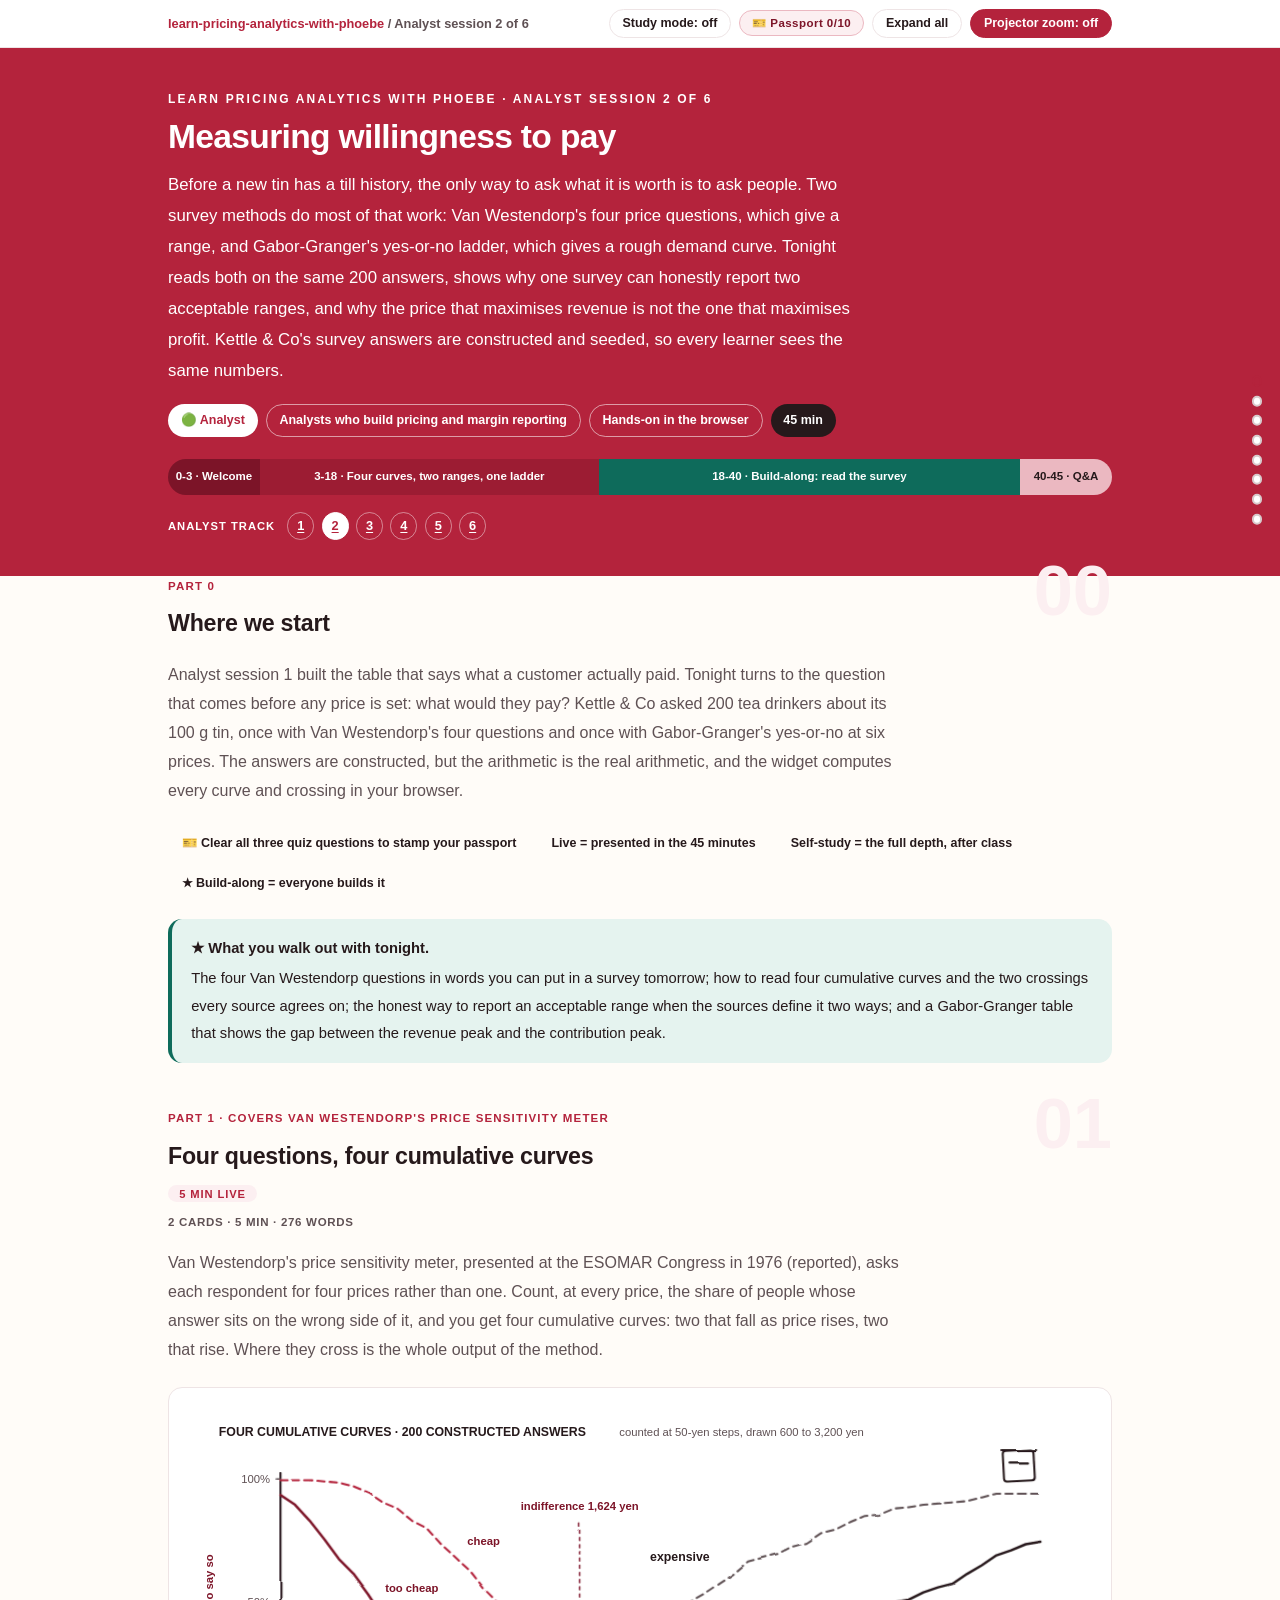
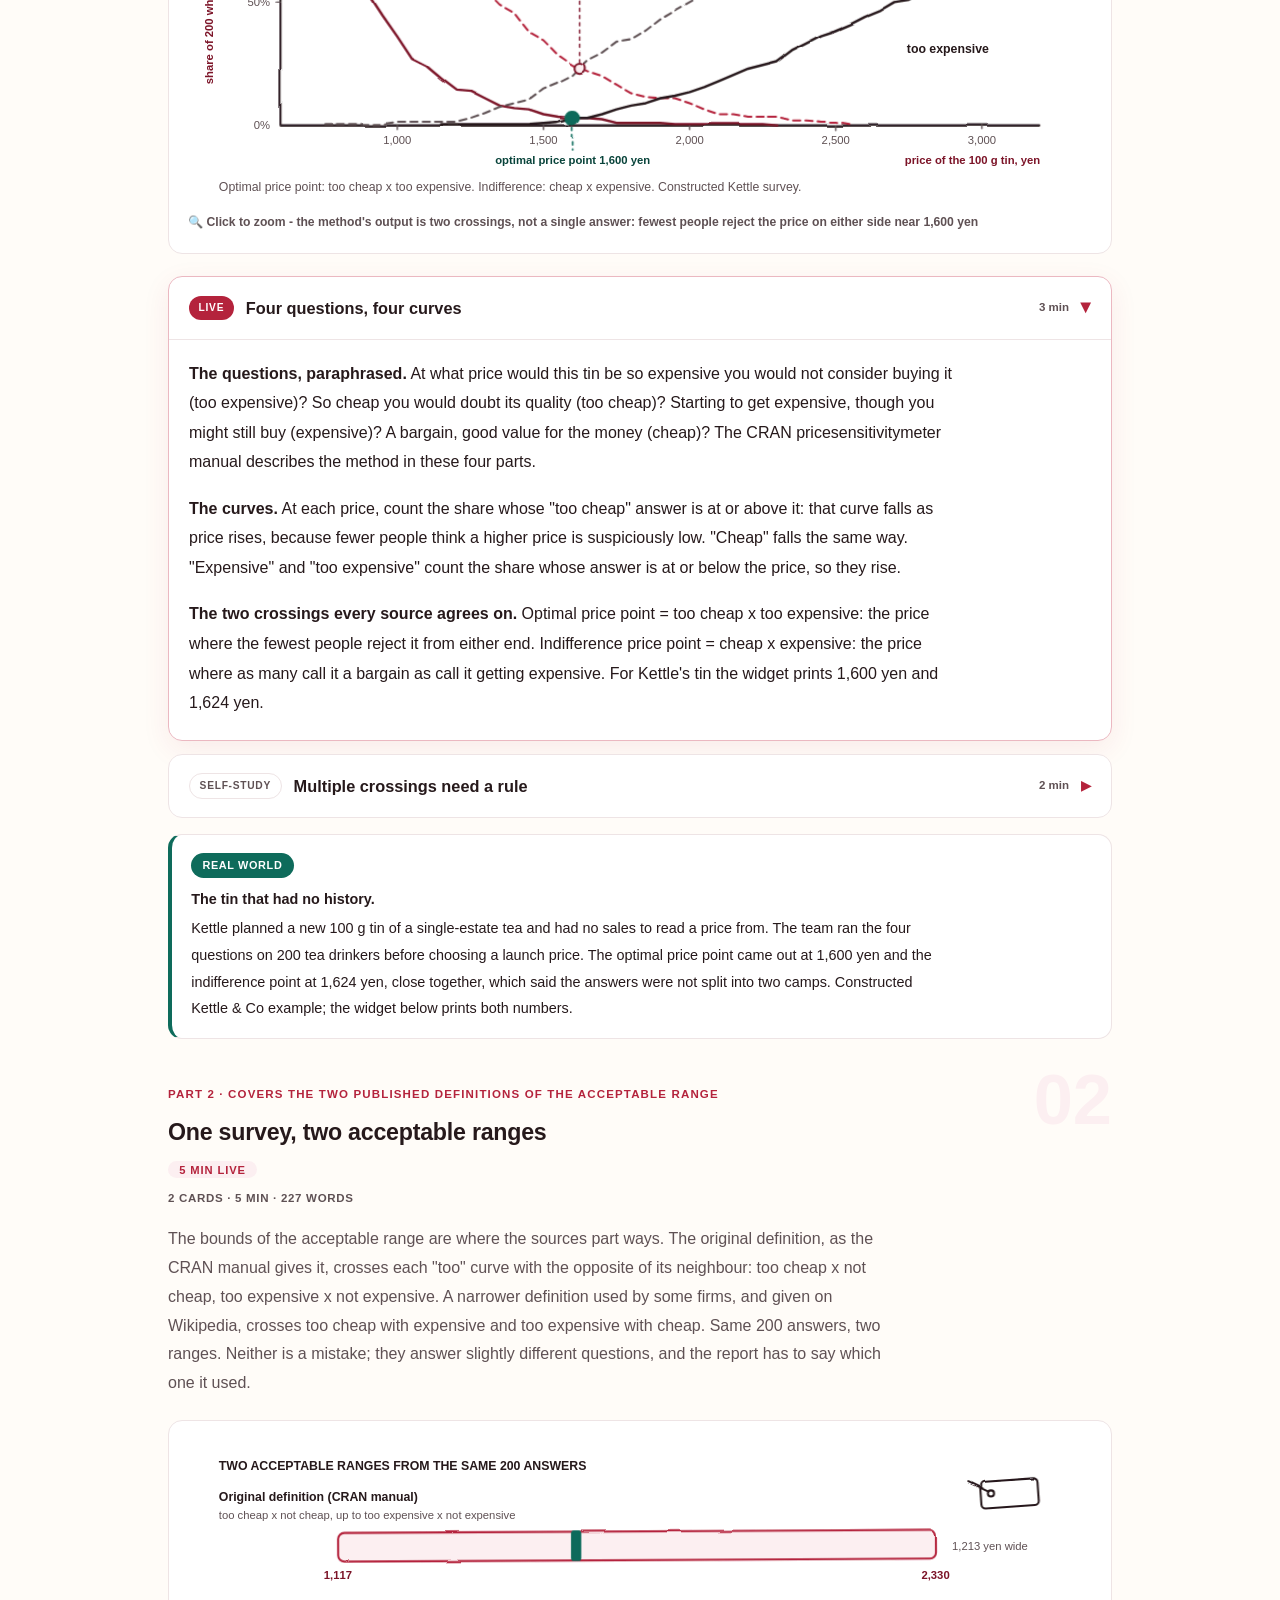
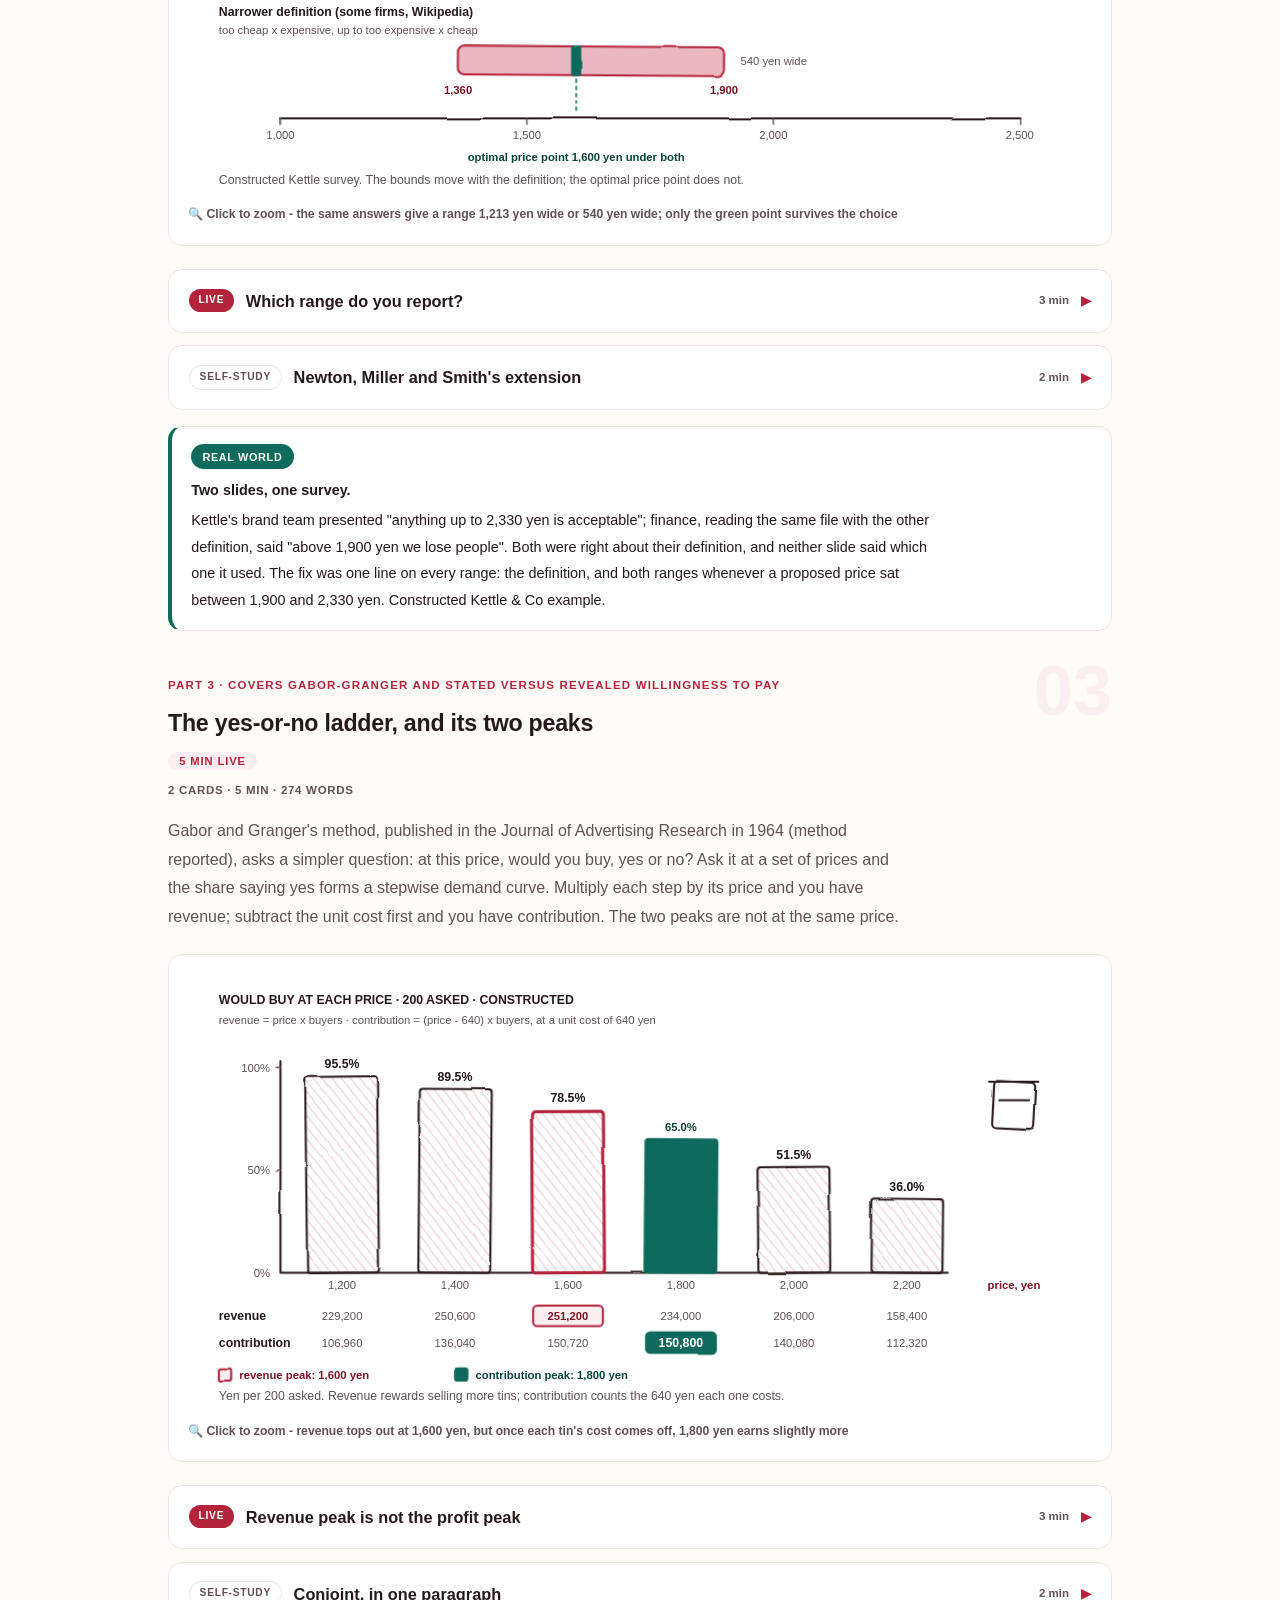
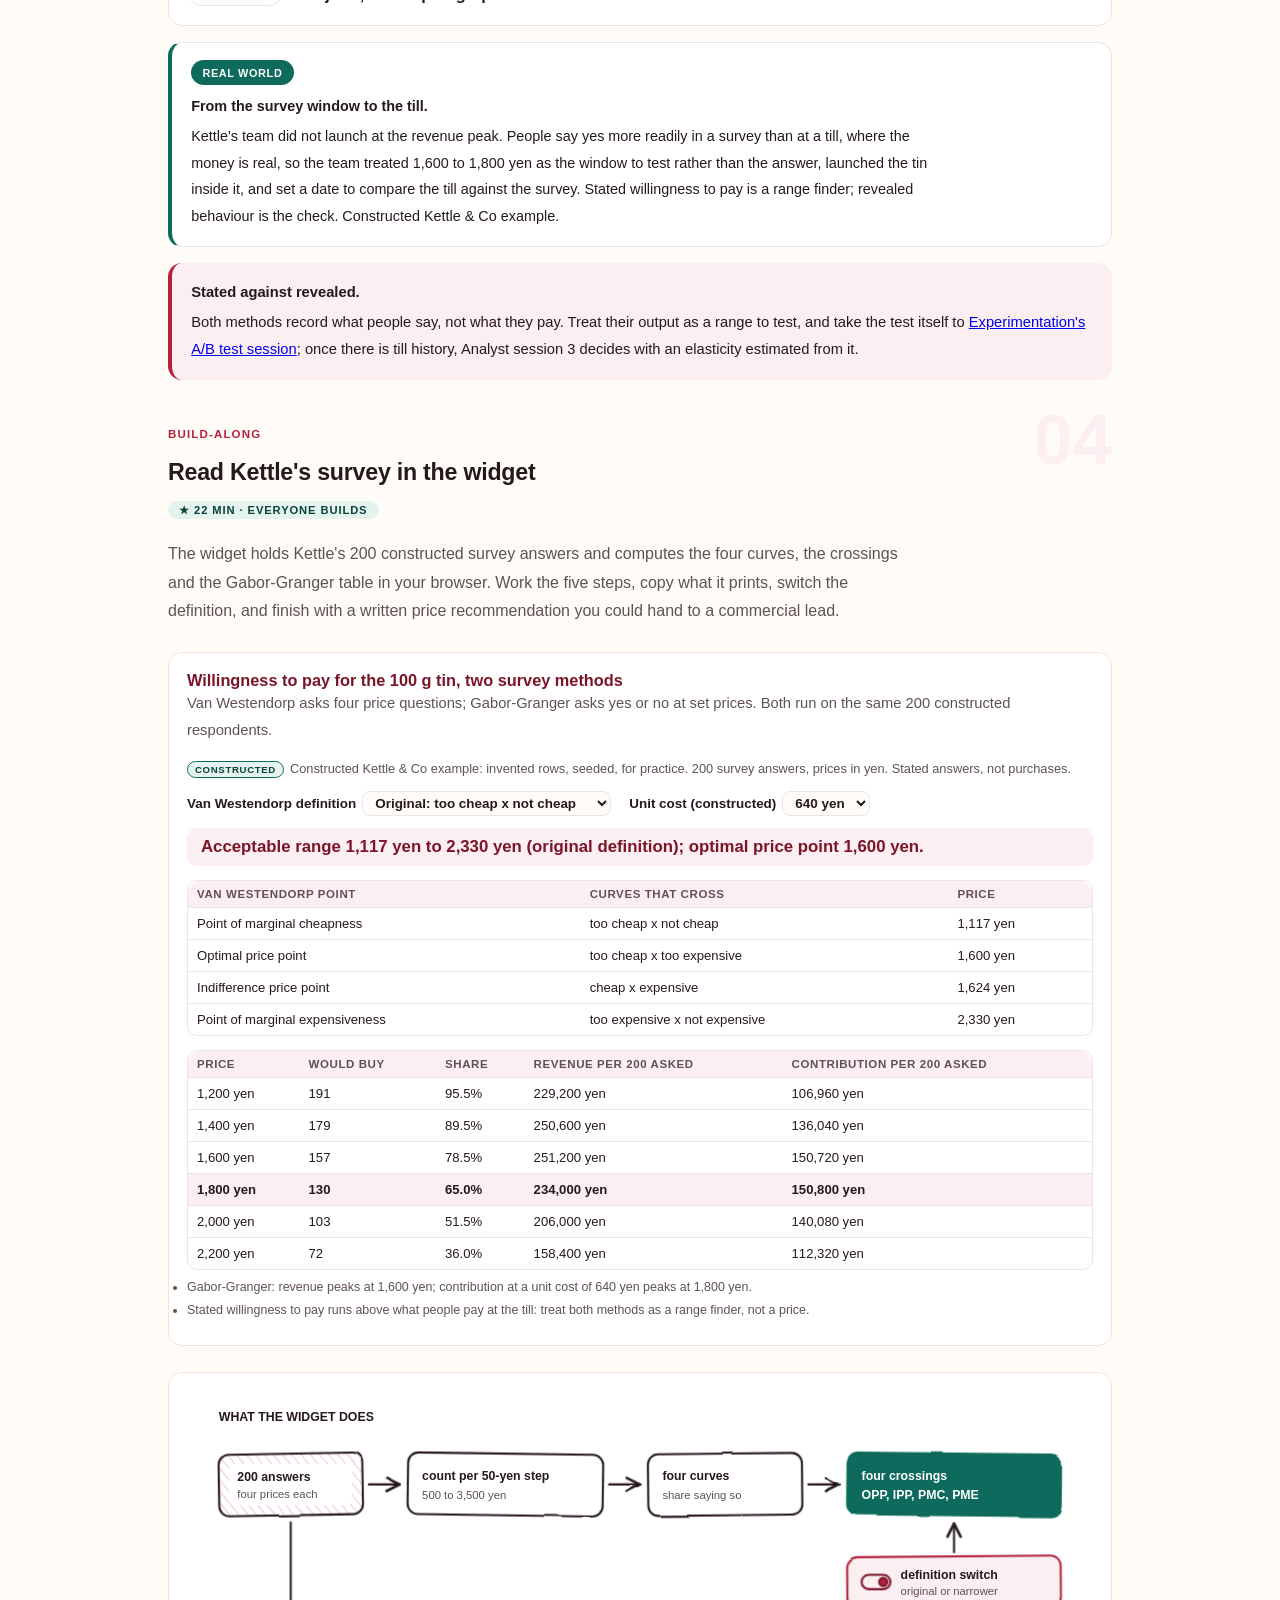
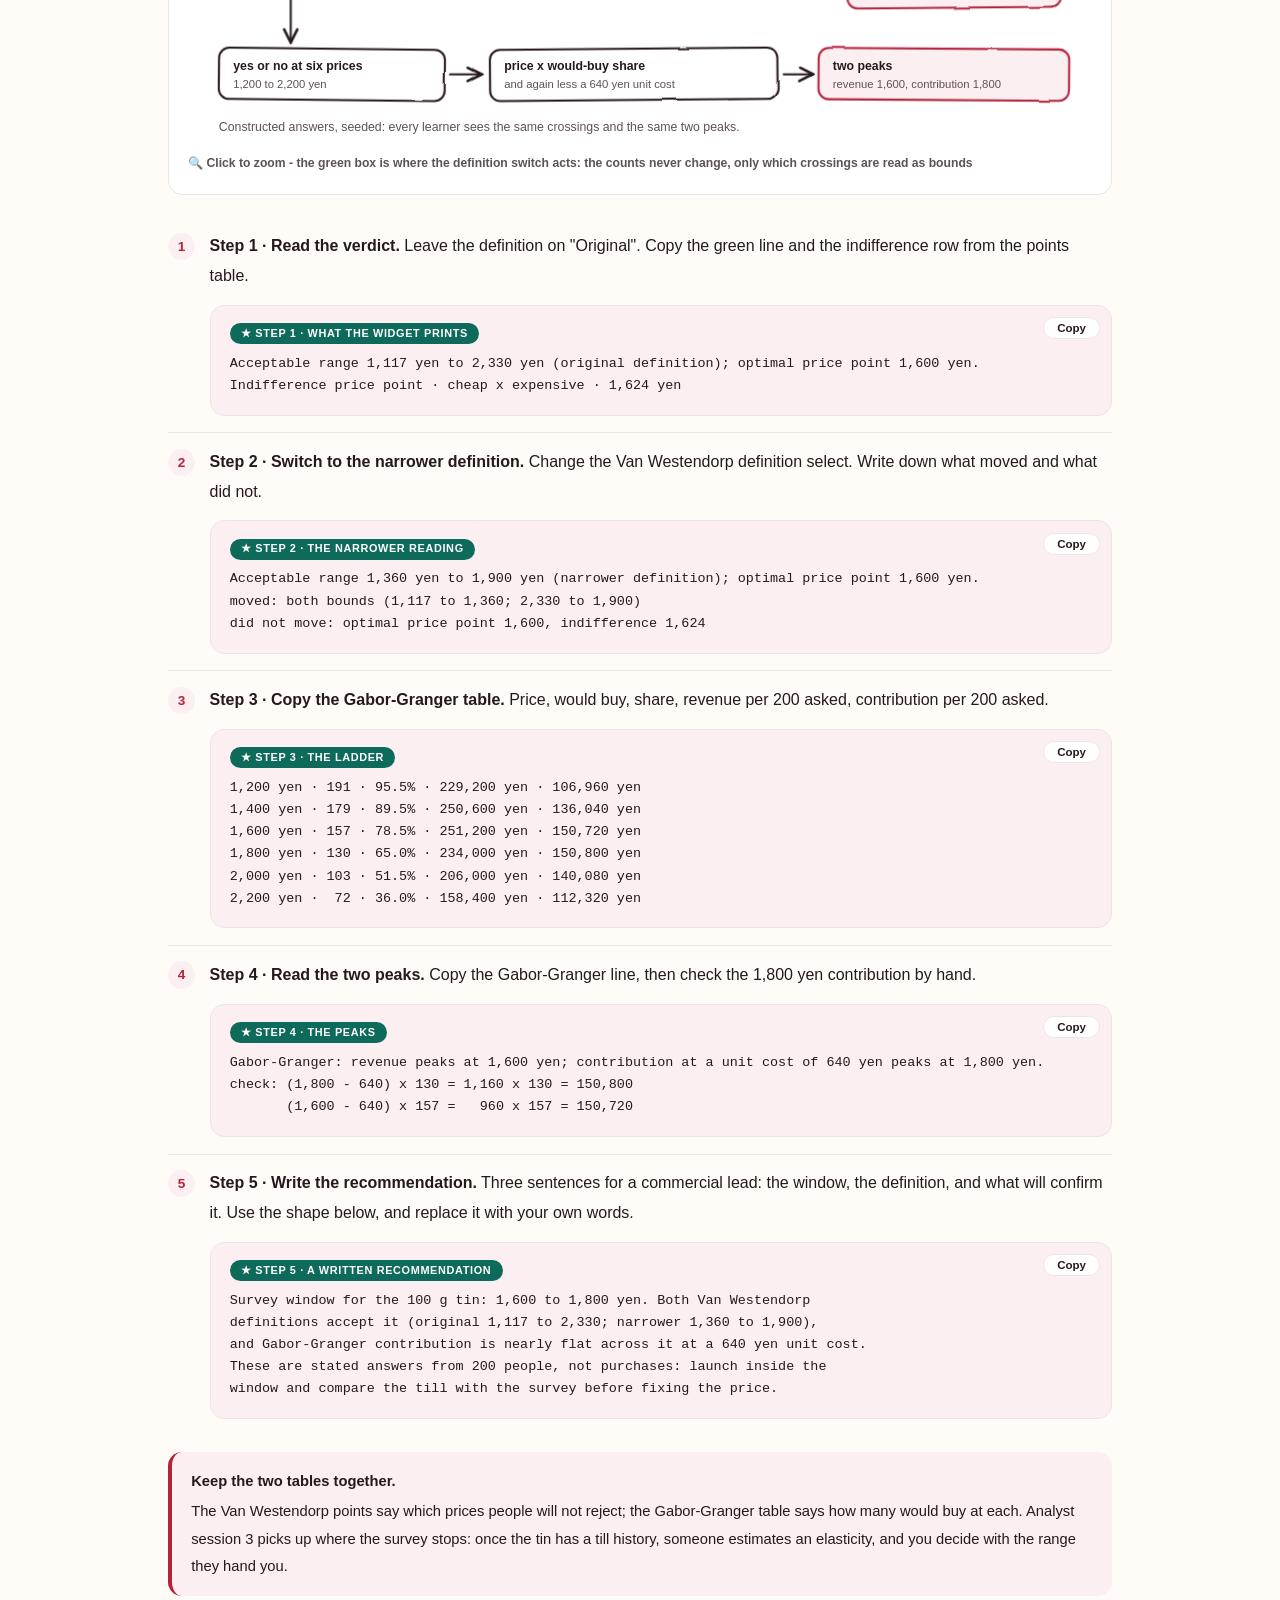
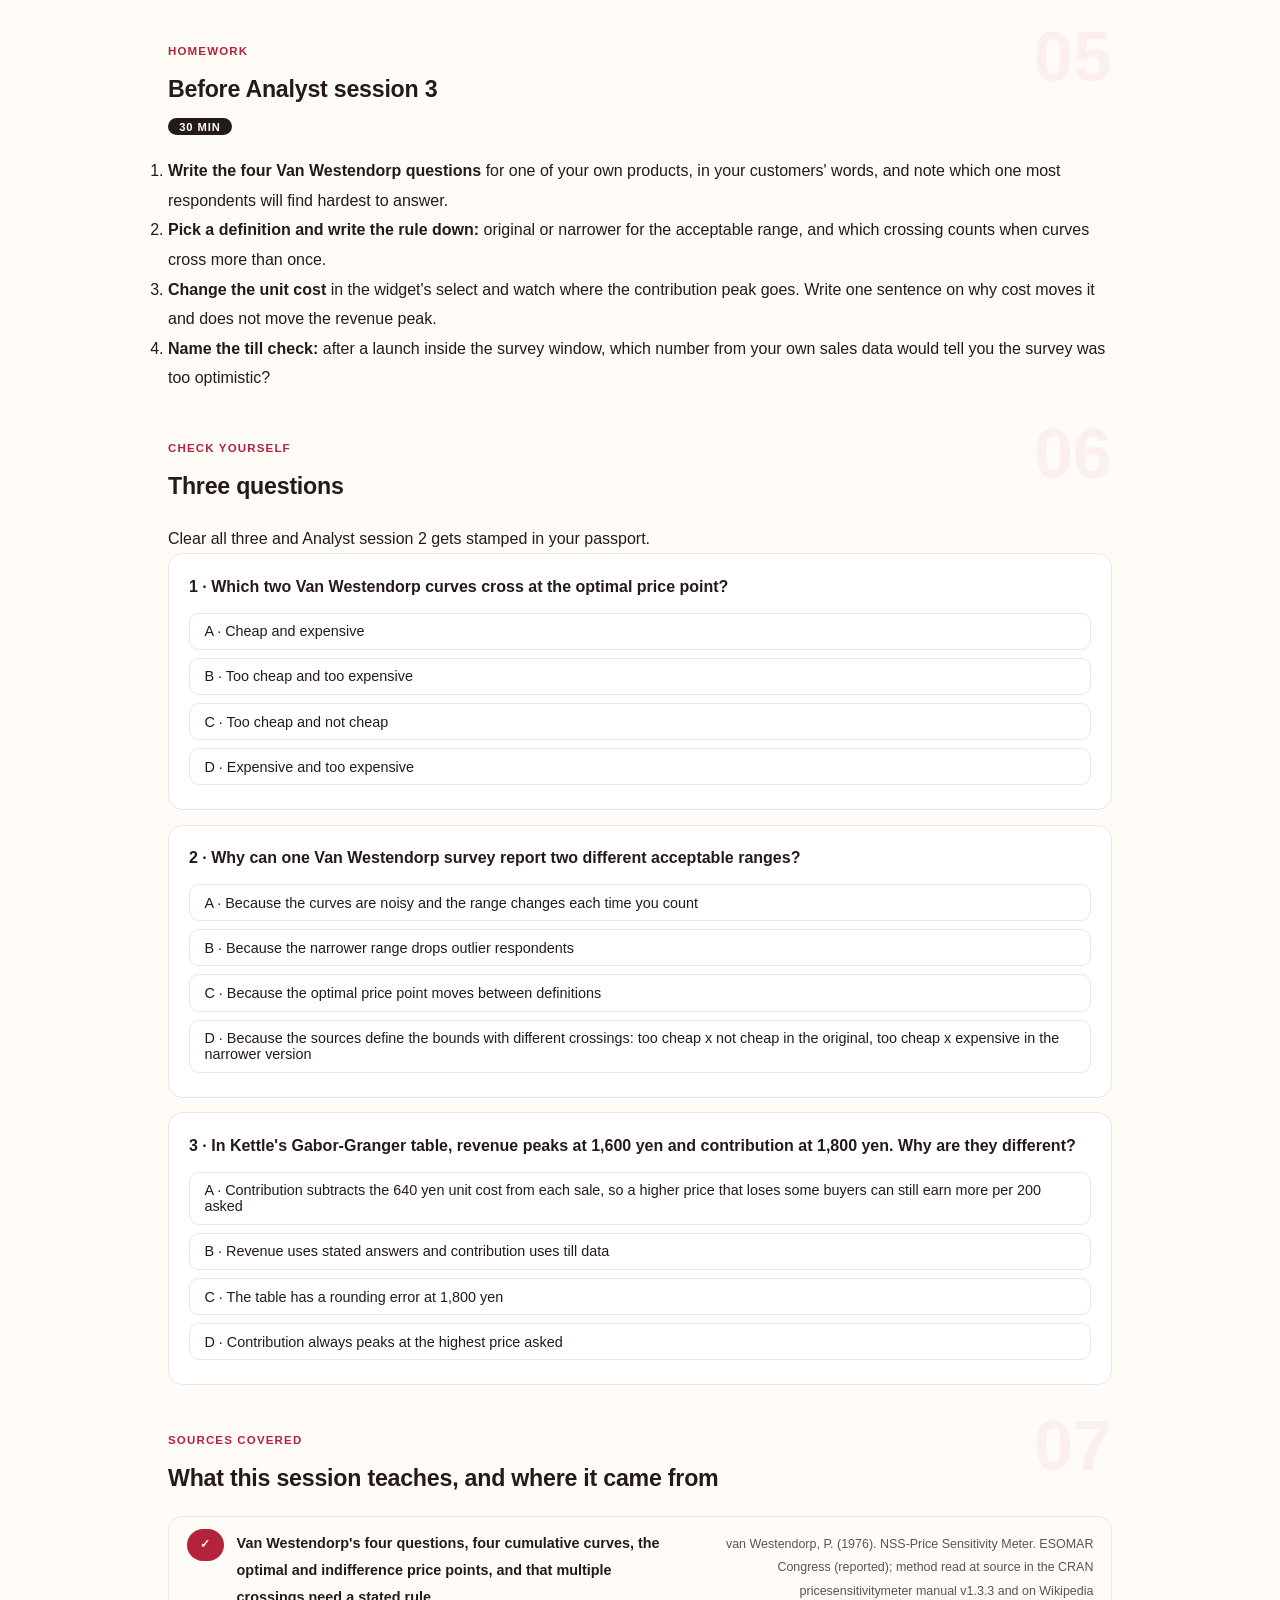
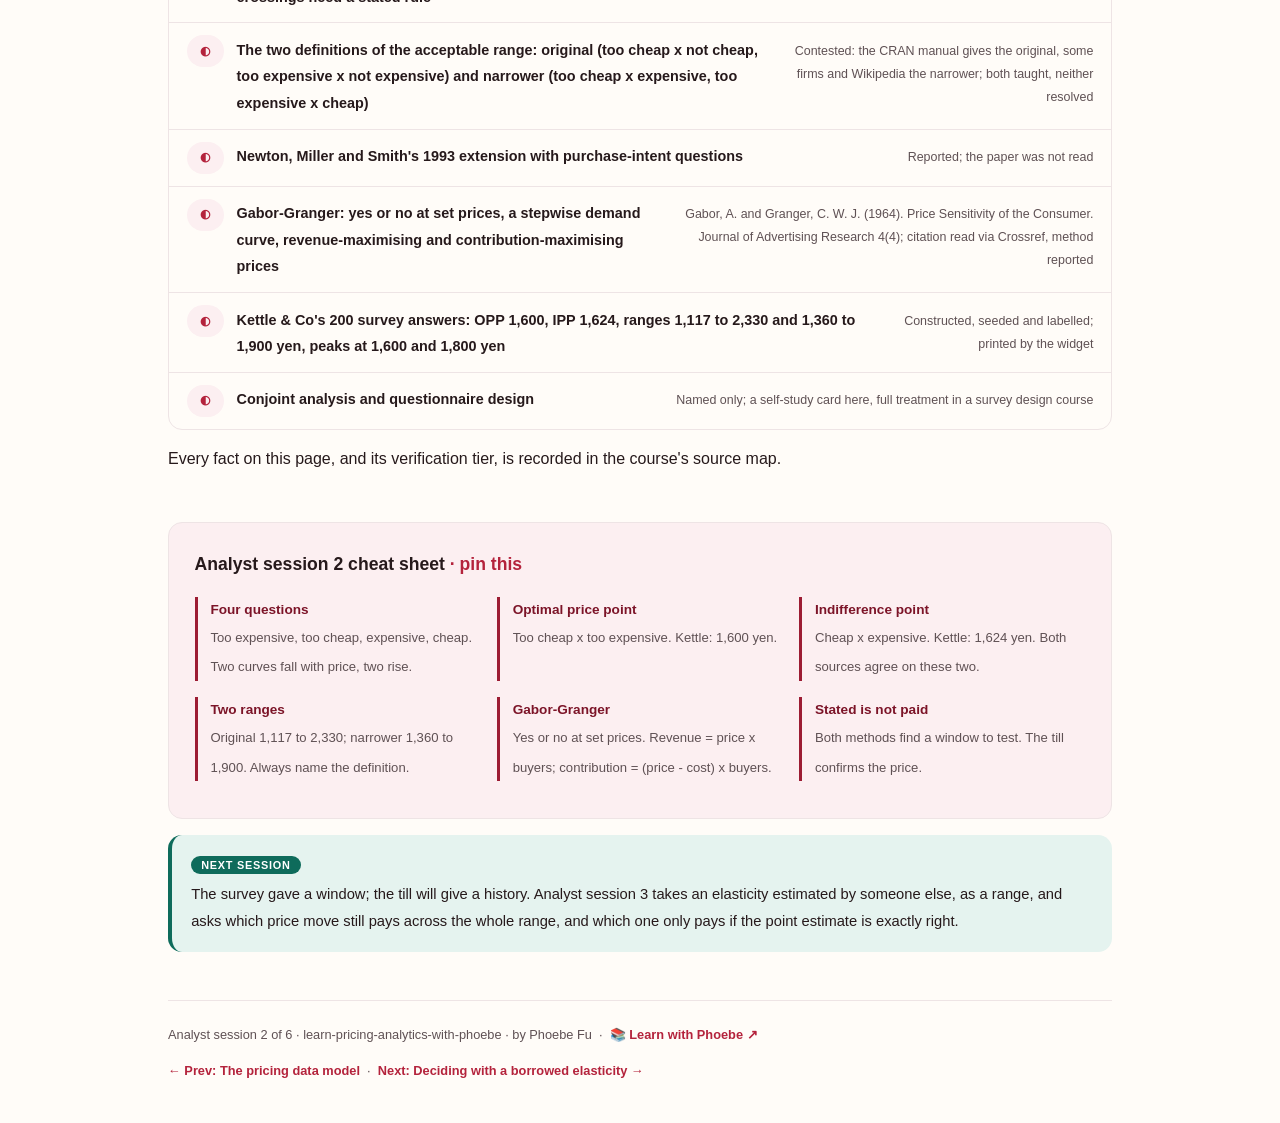
<file: courses/a2-measuring-willingness-to-pay.html>
<!DOCTYPE html>
<html lang="en">
<head>
<meta charset="UTF-8">
<meta name="viewport" content="width=device-width, initial-scale=1.0">
<!-- social:start -->
<meta name="description" content="Analyst session 2 of 6. Measuring willingness to pay: Van Westendorp's four questions and four cumulative curves, the optimal and indifference price points, the two published definitions of the acceptable range, and Gabor-Granger's yes-or-no ladder with its revenue and contribution peaks. Kettle &amp; Co's 200 survey answers are constructed.">
<meta property="og:type" content="article">
<meta property="og:site_name" content="Learn with Phoebe">
<meta property="og:title" content="Measuring willingness to pay - learn pricing analytics with phoebe">
<meta property="og:description" content="Analyst session 2 of 6. Four questions, four curves, two acceptable ranges from one survey, and why the revenue peak is not the profit peak.">
<meta property="og:url" content="https://phoebefu6.github.io/learn-pricing-analytics-with-phoebe/courses/a2-measuring-willingness-to-pay.html">
<meta property="og:image" content="https://phoebefu6.github.io/learn-pricing-analytics-with-phoebe/assets/og-cover.png">
<meta property="og:image:width" content="1200">
<meta property="og:image:height" content="630">
<meta name="twitter:card" content="summary_large_image">
<meta name="twitter:title" content="Measuring willingness to pay - learn pricing analytics with phoebe">
<meta name="twitter:description" content="Analyst session 2 of 6. Van Westendorp and Gabor-Granger on one constructed survey.">
<meta name="twitter:image" content="https://phoebefu6.github.io/learn-pricing-analytics-with-phoebe/assets/og-cover.png">
<!-- social:end -->
<title>Analyst session 2 · Measuring willingness to pay - learn pricing analytics with phoebe</title>
<link rel="stylesheet" href="../assets/style.css?v=2">
</head>
<body>

<div class="toolbar">
  <div class="wrap">
    <span class="crumb"><a href="../index.html">learn-pricing-analytics-with-phoebe</a> / Analyst session 2 of 6</span>
    <button class="btn" id="toggle-all" type="button">Expand all</button>
    <button class="btn primary" id="zoom-toggle" type="button">Projector zoom: off</button>
  </div>
</div>

<header class="masthead">
  <div class="wrap">
    <div class="eyebrow">Learn Pricing Analytics with Phoebe · Analyst session 2 of 6</div>
    <h1>Measuring <span class="accent">willingness to pay</span></h1>
    <p class="sub">Before a new tin has a till history, the only way to ask what it is worth is to ask people. Two survey methods do most of that work: Van Westendorp's four price questions, which give a range, and Gabor-Granger's yes-or-no ladder, which gives a rough demand curve. Tonight reads both on the same 200 answers, shows why one survey can honestly report two acceptable ranges, and why the price that maximises revenue is not the one that maximises profit. Kettle &amp; Co's survey answers are constructed and seeded, so every learner sees the same numbers.</p>
    <div class="chip-row">
      <span class="chip level">🟢 Analyst</span>
      <span class="chip audience">Analysts who build pricing and margin reporting</span>
      <span class="chip audience">Hands-on in the browser</span>
      <span class="chip time">45 min</span>
    </div>
    <div class="agenda">
      <span class="a1" style="flex:1">0-3 · Welcome</span>
      <span class="a2" style="flex:4">3-18 · Four curves, two ranges, one ladder</span>
      <span class="a3" style="flex:5">18-40 · Build-along: read the survey</span>
      <span class="a4" style="flex:1">40-45 · Q&amp;A</span>
    </div>
  </div>
</header>

<main class="wrap">

  <section class="section" id="intro">
    <div class="section-kicker">
      <span class="klabel">Part 0</span>
      <h2>Where we start</h2>
    </div>
    <p class="lede">Analyst session 1 built the table that says what a customer actually paid. Tonight turns to the question that comes before any price is set: what would they pay? Kettle &amp; Co asked 200 tea drinkers about its 100 g tin, once with Van Westendorp's four questions and once with Gabor-Granger's yes-or-no at six prices. The answers are constructed, but the arithmetic is the real arithmetic, and the widget computes every curve and crossing in your browser.</p>

    <div class="legend">
      <span class="pill">🎫 Clear all three quiz questions to stamp your passport</span>
      <span class="pill">Live = presented in the 45 minutes</span>
      <span class="pill">Self-study = the full depth, after class</span>
      <span class="pill">★ Build-along = everyone builds it</span>
    </div>

    <div class="callout win">
      <p><strong>★ What you walk out with tonight.</strong> The four Van Westendorp questions in words you can put in a survey tomorrow; how to read four cumulative curves and the two crossings every source agrees on; the honest way to report an acceptable range when the sources define it two ways; and a Gabor-Granger table that shows the gap between the revenue peak and the contribution peak.</p>
    </div>
  </section>

  <section class="section" id="part-1">
    <div class="section-kicker">
      <span class="klabel">Part 1 · covers Van Westendorp's price sensitivity meter</span>
      <h2>Four questions, four cumulative curves</h2>
      <span class="tag concept">5 min live</span>
    </div>
    <p class="lede">Van Westendorp's price sensitivity meter, presented at the ESOMAR Congress in 1976 (reported), asks each respondent for four prices rather than one. Count, at every price, the share of people whose answer sits on the wrong side of it, and you get four cumulative curves: two that fall as price rises, two that rise. Where they cross is the whole output of the method.</p>

    <figure class="zoomable">
      <svg viewBox="0 0 880 384" xmlns="http://www.w3.org/2000/svg" role="img" aria-label="Four cumulative curves from 200 constructed Kettle survey answers on a yen axis from 600 to 3,200. Too cheap falls from 93.5 percent at 600 yen to near zero by 1,800. Cheap falls from 99.5 percent to near zero by 2,600. Expensive rises from zero to 94 percent. Too expensive rises from zero to 74.5 percent at 3,200 yen. Too cheap and too expensive cross at the optimal price point, 1,600 yen, near 3 percent. Cheap and expensive cross at the indifference price point, 1,624 yen, near 22 percent.">
        <defs>
          <filter id="a2aSk" x="-3%" y="-3%" width="106%" height="106%"><feTurbulence type="fractalNoise" baseFrequency="0.02" numOctaves="2" seed="41" result="n"/><feDisplacementMap in="SourceGraphic" in2="n" scale="2.4" xChannelSelector="R" yChannelSelector="G"/></filter>
          <pattern id="a2aHc" patternUnits="userSpaceOnUse" width="7" height="7" patternTransform="rotate(-38)"><line x1="0" y1="0" x2="0" y2="7" stroke="#B4233C" stroke-width="1" opacity=".5"/></pattern>
          <marker id="a2aAr" viewBox="0 0 10 10" refX="9" refY="5" markerWidth="8" markerHeight="8" orient="auto"><path d="M1 1 L9 5 L1 9" fill="none" stroke="#26191B" stroke-width="1.6" stroke-linecap="round"/></marker>
        </defs>
        <style>
          .a2aH { font: 800 12px Inter, sans-serif; fill: #26191B; }
          .a2aL { font: 600 12px Inter, sans-serif; fill: #26191B; }
          .a2aS { font: 400 11px Inter, sans-serif; fill: #5F5154; }
          .a2aA { font: 700 11px Inter, sans-serif; fill: #7C1428; }
          .a2aB { font: 800 11px Inter, sans-serif; fill: #08433A; }
          .a2aN { font: 400 12px Inter, sans-serif; fill: #5F5154; }
        </style>

        <text class="a2aH" x="30" y="28">FOUR CUMULATIVE CURVES · 200 CONSTRUCTED ANSWERS</text>
        <text class="a2aS" x="420" y="28">counted at 50-yen steps, drawn 600 to 3,200 yen</text>

        <g filter="url(#a2aSk)" fill="none" stroke="#26191B" stroke-width="2" stroke-linecap="round" stroke-linejoin="round">
          <path d="M90 64 L90 310 L830 310"/>
          <path d="M86 190 L90 190 M86 70 L90 70 M203.8 310 L203.8 314 M346.2 310 L346.2 314 M488.5 310 L488.5 314 M630.8 310 L630.8 314 M773.1 310 L773.1 314" stroke="#5F5154" stroke-width="1.4"/>
          <path d="M90.0 85.6 L104.2 95.2 L118.5 110.8 L132.7 128.8 L146.9 148.0 L161.2 162.4 L175.4 181.6 L189.6 203.2 L203.8 223.6 L218.1 245.2 L232.3 252.4 L246.5 264.4 L260.8 275.2 L275.0 276.4 L289.2 283.6 L303.5 290.8 L317.7 293.2 L331.9 294.4 L346.2 299.2 L360.4 301.6 L374.6 302.8 L388.8 302.8 L403.1 304.0 L417.3 307.6 L431.5 307.6 L445.8 307.6 L460.0 307.6 L474.2 308.8 L488.5 308.8 L559.6 308.8 L573.8 310.0" stroke="#7C1428" stroke-width="2.4"/>
          <path d="M90.0 71.2 L104.2 71.2 L118.5 71.2 L132.7 72.4 L146.9 73.6 L161.2 77.2 L175.4 83.2 L189.6 92.8 L203.8 98.8 L218.1 110.8 L232.3 118.0 L246.5 133.6 L260.8 146.8 L275.0 160.0 L289.2 178.0 L303.5 192.4 L317.7 200.8 L331.9 218.8 L346.2 227.2 L360.4 241.6 L374.6 251.2 L388.8 257.2 L403.1 262.0 L417.3 270.4 L431.5 278.8 L445.8 282.4 L460.0 283.6 L474.2 283.6 L488.5 288.4 L502.7 294.4 L516.9 299.2 L531.2 299.2 L545.4 301.6 L573.8 301.6 L588.1 305.2 L602.3 305.2 L616.5 306.4 L630.8 306.4 L645.0 308.8" stroke="#B4233C" stroke-dasharray="7 5"/>
          <path d="M132.7 308.8 L189.6 308.8 L203.8 306.4 L260.8 306.4 L275.0 302.8 L289.2 298.0 L303.5 292.0 L317.7 288.4 L331.9 284.8 L346.2 274.0 L360.4 268.0 L374.6 260.8 L388.8 246.4 L403.1 239.2 L417.3 228.4 L431.5 226.0 L445.8 217.6 L460.0 206.8 L474.2 198.4 L488.5 190.0 L502.7 181.6 L516.9 172.0 L531.2 162.4 L545.4 150.4 L559.6 146.8 L573.8 143.2 L588.1 136.0 L602.3 132.4 L616.5 122.8 L630.8 119.2 L645.0 112.0 L659.2 106.0 L673.5 104.8 L687.7 98.8 L701.9 97.6 L716.2 95.2 L730.4 94.0 L744.6 92.8 L758.8 91.6 L773.1 88.0 L787.3 84.4 L830.0 84.4" stroke="#5F5154" stroke-dasharray="7 5"/>
          <path d="M246.5 308.8 L331.9 308.8 L346.2 307.6 L360.4 306.4 L374.6 302.8 L388.8 302.8 L403.1 299.2 L417.3 294.4 L431.5 290.8 L445.8 288.4 L460.0 283.6 L474.2 281.2 L488.5 277.6 L502.7 272.8 L516.9 266.8 L531.2 260.8 L545.4 254.8 L559.6 251.2 L573.8 247.6 L588.1 236.8 L602.3 229.6 L616.5 222.4 L630.8 217.6 L645.0 211.6 L659.2 204.4 L673.5 198.4 L687.7 190.0 L701.9 187.6 L716.2 180.4 L730.4 175.6 L744.6 172.0 L758.8 162.4 L773.1 154.0 L787.3 144.4 L801.5 139.6 L815.8 133.6 L830.0 131.2" stroke-width="2.4"/>
          <path d="M381.4 248 L381.4 110" stroke="#7C1428" stroke-width="1.4" stroke-dasharray="3 4"/>
          <path d="M374.6 312 L374.6 334" stroke="#0E6B5B" stroke-width="1.6" stroke-dasharray="3 4"/>
          <circle cx="381.4" cy="254" r="5" fill="#FCEFF1" stroke="#7C1428"/>
          <circle cx="374.6" cy="302.8" r="6" fill="#0E6B5B" stroke="#0E6B5B"/>
          <!-- doodle: a tea tin -->
          <rect x="794" y="42" width="30" height="30" rx="3" transform="rotate(-3 809 57)" fill="#FFFFFF"/>
          <path d="M792 42 L826 42 M800 54 L818 54"/>
        </g>

        <text class="a2aS" x="80" y="74" text-anchor="end">100%</text>
        <text class="a2aS" x="80" y="194" text-anchor="end">50%</text>
        <text class="a2aS" x="80" y="314" text-anchor="end">0%</text>
        <text class="a2aS" x="203.8" y="328" text-anchor="middle">1,000</text>
        <text class="a2aS" x="346.2" y="328" text-anchor="middle">1,500</text>
        <text class="a2aS" x="488.5" y="328" text-anchor="middle">2,000</text>
        <text class="a2aS" x="630.8" y="328" text-anchor="middle">2,500</text>
        <text class="a2aS" x="773.1" y="328" text-anchor="middle">3,000</text>
        <text class="a2aA" x="24" y="270" transform="rotate(-90 24 270)">share of 200 who say so</text>
        <text class="a2aA" x="830" y="348" text-anchor="end">price of the 100 g tin, yen</text>

        <text class="a2aA" x="192" y="180">too cheap</text>
        <text class="a2aA" x="272" y="134">cheap</text>
        <text class="a2aL" x="450" y="150">expensive</text>
        <text class="a2aL" x="700" y="240">too expensive</text>

        <text class="a2aA" x="381.4" y="100" text-anchor="middle">indifference 1,624 yen</text>
        <text class="a2aB" x="374.6" y="348" text-anchor="middle">optimal price point 1,600 yen</text>

        <text class="a2aN" x="30" y="374">Optimal price point: too cheap x too expensive. Indifference: cheap x expensive. Constructed Kettle survey.</text>
      </svg>
      <figcaption>🔍 Click to zoom - the method's output is two crossings, not a single answer: fewest people reject the price on either side near 1,600 yen</figcaption>
    </figure>

    <details class="card" open>
      <summary><span class="mode live">Live</span>Four questions, four curves<span class="mini">3 min</span><span class="caret">▶</span></summary>
      <div class="body">
        <p><strong>The questions, paraphrased.</strong> At what price would this tin be so expensive you would not consider buying it (too expensive)? So cheap you would doubt its quality (too cheap)? Starting to get expensive, though you might still buy (expensive)? A bargain, good value for the money (cheap)? The CRAN pricesensitivitymeter manual describes the method in these four parts.</p>
        <p><strong>The curves.</strong> At each price, count the share whose "too cheap" answer is at or above it: that curve falls as price rises, because fewer people think a higher price is suspiciously low. "Cheap" falls the same way. "Expensive" and "too expensive" count the share whose answer is at or below the price, so they rise.</p>
        <p><strong>The two crossings every source agrees on.</strong> Optimal price point = too cheap x too expensive: the price where the fewest people reject it from either end. Indifference price point = cheap x expensive: the price where as many call it a bargain as call it getting expensive. For Kettle's tin the widget prints 1,600 yen and 1,624 yen.</p>
      </div>
    </details>

    <details class="card">
      <summary><span class="mode self">Self-study</span>Multiple crossings need a rule<span class="mini">2 min</span><span class="caret">▶</span></summary>
      <div class="body">
        <p>Cumulative curves from real answers are stepped and noisy, and two of them can touch, part and cross again. The CRAN manual notes that multiple crossings are possible, so any report needs a stated rule for which one counts. The widget here scans up from 500 yen in 50-yen steps and takes the first crossing, interpolating between the two steps on either side of it. Whatever rule you choose, write it beside the number, and when a second crossing sits far from the first, show both rather than hide one: it usually means two groups of buyers with different ideas of the product.</p>
      </div>
    </details>

    <div class="callout example">
      <span class="ex-pill">Real world</span>
      <p><strong>The tin that had no history.</strong> Kettle planned a new 100 g tin of a single-estate tea and had no sales to read a price from. The team ran the four questions on 200 tea drinkers before choosing a launch price. The optimal price point came out at 1,600 yen and the indifference point at 1,624 yen, close together, which said the answers were not split into two camps. Constructed Kettle &amp; Co example; the widget below prints both numbers.</p>
    </div>
  </section>

  <section class="section" id="part-2">
    <div class="section-kicker">
      <span class="klabel">Part 2 · covers the two published definitions of the acceptable range</span>
      <h2>One survey, two acceptable ranges</h2>
      <span class="tag concept">5 min live</span>
    </div>
    <p class="lede">The bounds of the acceptable range are where the sources part ways. The original definition, as the CRAN manual gives it, crosses each "too" curve with the opposite of its neighbour: too cheap x not cheap, too expensive x not expensive. A narrower definition used by some firms, and given on Wikipedia, crosses too cheap with expensive and too expensive with cheap. Same 200 answers, two ranges. Neither is a mistake; they answer slightly different questions, and the report has to say which one it used.</p>

    <figure class="zoomable">
      <svg viewBox="0 0 880 344" xmlns="http://www.w3.org/2000/svg" role="img" aria-label="Two horizontal range bars on one yen axis from 1,000 to 2,500. Top, original definition: 1,117 to 2,330 yen, 1,213 yen wide. Bottom, narrower definition: 1,360 to 1,900 yen, 540 yen wide. A green marker at 1,600 yen, the optimal price point, sits on both bars.">
        <defs>
          <filter id="a2bSk" x="-3%" y="-3%" width="106%" height="106%"><feTurbulence type="fractalNoise" baseFrequency="0.02" numOctaves="2" seed="47" result="n"/><feDisplacementMap in="SourceGraphic" in2="n" scale="2.4" xChannelSelector="R" yChannelSelector="G"/></filter>
          <pattern id="a2bHc" patternUnits="userSpaceOnUse" width="7" height="7" patternTransform="rotate(-38)"><line x1="0" y1="0" x2="0" y2="7" stroke="#B4233C" stroke-width="1" opacity=".5"/></pattern>
          <marker id="a2bAr" viewBox="0 0 10 10" refX="9" refY="5" markerWidth="8" markerHeight="8" orient="auto"><path d="M1 1 L9 5 L1 9" fill="none" stroke="#26191B" stroke-width="1.6" stroke-linecap="round"/></marker>
        </defs>
        <style>
          .a2bH { font: 800 12px Inter, sans-serif; fill: #26191B; }
          .a2bL { font: 600 12px Inter, sans-serif; fill: #26191B; }
          .a2bS { font: 400 11px Inter, sans-serif; fill: #5F5154; }
          .a2bA { font: 700 11px Inter, sans-serif; fill: #7C1428; }
          .a2bB { font: 800 11px Inter, sans-serif; fill: #08433A; }
          .a2bV { font: 800 16px Inter, sans-serif; fill: #7C1428; }
          .a2bN { font: 400 12px Inter, sans-serif; fill: #5F5154; }
        </style>

        <text class="a2bH" x="30" y="28">TWO ACCEPTABLE RANGES FROM THE SAME 200 ANSWERS</text>

        <g filter="url(#a2bSk)" fill="none" stroke="#26191B" stroke-width="2" stroke-linecap="round" stroke-linejoin="round">
          <rect x="146.2" y="88" width="582.2" height="28" rx="6" transform="rotate(-0.3 437 102)" fill="#FCEFF1" stroke="#B4233C"/>
          <rect x="374" y="88" width="8" height="28" rx="2" fill="#0E6B5B" stroke="#0E6B5B"/>
          <rect x="262.8" y="200" width="259.2" height="28" rx="6" transform="rotate(0.4 392 214)" fill="#EBB8C1" stroke="#B4233C"/>
          <rect x="374" y="200" width="8" height="28" rx="2" fill="#0E6B5B" stroke="#0E6B5B"/>
          <path d="M378 232 L378 266" stroke="#0E6B5B" stroke-width="1.6" stroke-dasharray="3 4"/>
          <path d="M90 270 L810 270"/>
          <path d="M90 270 L90 276 M330 270 L330 276 M570 270 L570 276 M810 270 L810 276" stroke="#5F5154" stroke-width="1.4"/>
          <!-- doodle: a price tag -->
          <rect x="772" y="38" width="56" height="26" rx="4" transform="rotate(-4 800 51)" fill="#FFFFFF"/>
          <circle cx="782" cy="51" r="3"/>
          <path d="M779 49 L760 40"/>
        </g>

        <text class="a2bL" x="30" y="58">Original definition (CRAN manual)</text>
        <text class="a2bS" x="30" y="76">too cheap x not cheap, up to too expensive x not expensive</text>
        <text class="a2bA" x="146" y="134" text-anchor="middle">1,117</text>
        <text class="a2bA" x="728" y="134" text-anchor="middle">2,330</text>
        <text class="a2bS" x="744" y="106">1,213 yen wide</text>

        <text class="a2bL" x="30" y="170">Narrower definition (some firms, Wikipedia)</text>
        <text class="a2bS" x="30" y="188">too cheap x expensive, up to too expensive x cheap</text>
        <text class="a2bA" x="263" y="246" text-anchor="middle">1,360</text>
        <text class="a2bA" x="522" y="246" text-anchor="middle">1,900</text>
        <text class="a2bS" x="538" y="218">540 yen wide</text>

        <text class="a2bS" x="90" y="290" text-anchor="middle">1,000</text>
        <text class="a2bS" x="330" y="290" text-anchor="middle">1,500</text>
        <text class="a2bS" x="570" y="290" text-anchor="middle">2,000</text>
        <text class="a2bS" x="810" y="290" text-anchor="middle">2,500</text>
        <text class="a2bB" x="378" y="312" text-anchor="middle">optimal price point 1,600 yen under both</text>

        <text class="a2bN" x="30" y="334">Constructed Kettle survey. The bounds move with the definition; the optimal price point does not.</text>
      </svg>
      <figcaption>🔍 Click to zoom - the same answers give a range 1,213 yen wide or 540 yen wide; only the green point survives the choice</figcaption>
    </figure>

    <details class="card">
      <summary><span class="mode live">Live</span>Which range do you report?<span class="mini">3 min</span><span class="caret">▶</span></summary>
      <div class="body">
        <p><strong>Say which definition.</strong> "Acceptable range 1,117 to 2,330 yen" and "acceptable range 1,360 to 1,900 yen" are both correct readings of Kettle's survey. A range reported without its definition cannot be checked or compared with last year's study, which may have used the other one.</p>
        <p><strong>Report both when a decision rides on a bound.</strong> If the proposal is to price the tin at 2,000 yen, it sits inside the original range and outside the narrower one. That is not a detail for a footnote: show both ranges, say the price is acceptable under one reading and not the other, and let the decision-maker see the disagreement.</p>
        <p><strong>Lean on the points both agree on.</strong> The optimal price point and the indifference price point do not depend on the definition. When the ranges disagree, those two are the safer anchors.</p>
      </div>
    </details>

    <details class="card">
      <summary><span class="mode self">Self-study</span>Newton, Miller and Smith's extension<span class="mini">2 min</span><span class="caret">▶</span></summary>
      <div class="body">
        <p>A 1993 extension by Newton, Miller and Smith is reported to add purchase-intent questions after the four price questions: at the respondent's own "cheap" and "expensive" prices, how likely would they be to buy? That turns a range of acceptable prices into an estimate of how many would buy at each, closer to a demand curve. The details here are reported rather than read in the paper; check the original before building a survey around it. The questionnaire itself, wording, order and sample, belongs to a survey design course.</p>
      </div>
    </details>

    <div class="callout example">
      <span class="ex-pill">Real world</span>
      <p><strong>Two slides, one survey.</strong> Kettle's brand team presented "anything up to 2,330 yen is acceptable"; finance, reading the same file with the other definition, said "above 1,900 yen we lose people". Both were right about their definition, and neither slide said which one it used. The fix was one line on every range: the definition, and both ranges whenever a proposed price sat between 1,900 and 2,330 yen. Constructed Kettle &amp; Co example.</p>
    </div>
  </section>

  <section class="section" id="part-3">
    <div class="section-kicker">
      <span class="klabel">Part 3 · covers Gabor-Granger and stated versus revealed willingness to pay</span>
      <h2>The yes-or-no ladder, and its two peaks</h2>
      <span class="tag concept">5 min live</span>
    </div>
    <p class="lede">Gabor and Granger's method, published in the Journal of Advertising Research in 1964 (method reported), asks a simpler question: at this price, would you buy, yes or no? Ask it at a set of prices and the share saying yes forms a stepwise demand curve. Multiply each step by its price and you have revenue; subtract the unit cost first and you have contribution. The two peaks are not at the same price.</p>

    <figure class="zoomable">
      <svg viewBox="0 0 880 424" xmlns="http://www.w3.org/2000/svg" role="img" aria-label="Six columns, one per price from 1,200 to 2,200 yen in 200-yen steps, showing the share of 200 constructed respondents who would buy: 95.5, 89.5, 78.5, 65.0, 51.5 and 36.0 percent. Below, revenue per 200 asked: 229,200; 250,600; 251,200; 234,000; 206,000; 158,400 yen, peaking at 1,600 yen. Contribution at a unit cost of 640 yen: 106,960; 136,040; 150,720; 150,800; 140,080; 112,320 yen, peaking at 1,800 yen, which is highlighted green.">
        <defs>
          <filter id="a2cSk" x="-3%" y="-3%" width="106%" height="106%"><feTurbulence type="fractalNoise" baseFrequency="0.02" numOctaves="2" seed="53" result="n"/><feDisplacementMap in="SourceGraphic" in2="n" scale="2.4" xChannelSelector="R" yChannelSelector="G"/></filter>
          <pattern id="a2cHc" patternUnits="userSpaceOnUse" width="7" height="7" patternTransform="rotate(-38)"><line x1="0" y1="0" x2="0" y2="7" stroke="#B4233C" stroke-width="1" opacity=".5"/></pattern>
          <marker id="a2cAr" viewBox="0 0 10 10" refX="9" refY="5" markerWidth="8" markerHeight="8" orient="auto"><path d="M1 1 L9 5 L1 9" fill="none" stroke="#26191B" stroke-width="1.6" stroke-linecap="round"/></marker>
        </defs>
        <style>
          .a2cH { font: 800 12px Inter, sans-serif; fill: #26191B; }
          .a2cL { font: 600 12px Inter, sans-serif; fill: #26191B; }
          .a2cS { font: 400 11px Inter, sans-serif; fill: #5F5154; }
          .a2cA { font: 700 11px Inter, sans-serif; fill: #7C1428; }
          .a2cB { font: 800 11px Inter, sans-serif; fill: #08433A; }
          .a2cW { font: 800 12px Inter, sans-serif; fill: #FFFFFF; }
          .a2cN { font: 400 12px Inter, sans-serif; fill: #5F5154; }
        </style>

        <text class="a2cH" x="30" y="28">WOULD BUY AT EACH PRICE · 200 ASKED · CONSTRUCTED</text>
        <text class="a2cS" x="30" y="48">revenue = price x buyers · contribution = (price - 640) x buyers, at a unit cost of 640 yen</text>

        <g filter="url(#a2cSk)" fill="none" stroke="#26191B" stroke-width="2" stroke-linecap="round" stroke-linejoin="round">
          <path d="M90 84 L90 290 L740 290"/>
          <path d="M86 90 L90 90 M86 190 L90 190" stroke="#5F5154" stroke-width="1.4"/>
          <rect x="115" y="99" width="70" height="191" rx="3" transform="rotate(-0.6 150 194)" fill="url(#a2cHc)"/>
          <rect x="225" y="111" width="70" height="179" rx="3" transform="rotate(0.5 260 200)" fill="url(#a2cHc)"/>
          <rect x="335" y="133" width="70" height="157" rx="3" transform="rotate(-0.4 370 211)" fill="url(#a2cHc)" stroke="#B4233C" stroke-width="3"/>
          <rect x="445" y="160" width="70" height="130" rx="3" transform="rotate(0.5 480 225)" fill="#0E6B5B" stroke="#0E6B5B"/>
          <rect x="555" y="187" width="70" height="103" rx="3" transform="rotate(-0.5 590 238)" fill="url(#a2cHc)"/>
          <rect x="665" y="218" width="70" height="72" rx="3" transform="rotate(0.6 700 254)" fill="url(#a2cHc)"/>
          <rect x="336" y="322" width="68" height="20" rx="4" fill="#FCEFF1" stroke="#B4233C"/>
          <rect x="446" y="348" width="68" height="20" rx="4" fill="#0E6B5B" stroke="#0E6B5B"/>
          <rect x="30" y="383" width="12" height="12" rx="2" fill="#FCEFF1" stroke="#B4233C"/>
          <rect x="260" y="383" width="12" height="12" rx="2" fill="#0E6B5B" stroke="#0E6B5B"/>
          <!-- doodle: a tea tin -->
          <rect x="784" y="104" width="40" height="46" rx="4" transform="rotate(3 804 127)" fill="#FFFFFF"/>
          <path d="M780 104 L828 104 M790 122 L818 122"/>
        </g>

        <text class="a2cS" x="80" y="94" text-anchor="end">100%</text>
        <text class="a2cS" x="80" y="194" text-anchor="end">50%</text>
        <text class="a2cS" x="80" y="294" text-anchor="end">0%</text>

        <text class="a2cL" x="150" y="91" text-anchor="middle">95.5%</text>
        <text class="a2cL" x="260" y="103" text-anchor="middle">89.5%</text>
        <text class="a2cL" x="370" y="124" text-anchor="middle">78.5%</text>
        <text class="a2cB" x="480" y="152" text-anchor="middle">65.0%</text>
        <text class="a2cL" x="590" y="179" text-anchor="middle">51.5%</text>
        <text class="a2cL" x="700" y="210" text-anchor="middle">36.0%</text>

        <text class="a2cS" x="150" y="306" text-anchor="middle">1,200</text>
        <text class="a2cS" x="260" y="306" text-anchor="middle">1,400</text>
        <text class="a2cS" x="370" y="306" text-anchor="middle">1,600</text>
        <text class="a2cS" x="480" y="306" text-anchor="middle">1,800</text>
        <text class="a2cS" x="590" y="306" text-anchor="middle">2,000</text>
        <text class="a2cS" x="700" y="306" text-anchor="middle">2,200</text>
        <text class="a2cA" x="830" y="306" text-anchor="end">price, yen</text>

        <text class="a2cL" x="30" y="336">revenue</text>
        <text class="a2cS" x="150" y="336" text-anchor="middle">229,200</text>
        <text class="a2cS" x="260" y="336" text-anchor="middle">250,600</text>
        <text class="a2cA" x="370" y="336" text-anchor="middle">251,200</text>
        <text class="a2cS" x="480" y="336" text-anchor="middle">234,000</text>
        <text class="a2cS" x="590" y="336" text-anchor="middle">206,000</text>
        <text class="a2cS" x="700" y="336" text-anchor="middle">158,400</text>

        <text class="a2cL" x="30" y="362">contribution</text>
        <text class="a2cS" x="150" y="362" text-anchor="middle">106,960</text>
        <text class="a2cS" x="260" y="362" text-anchor="middle">136,040</text>
        <text class="a2cS" x="370" y="362" text-anchor="middle">150,720</text>
        <text class="a2cW" x="480" y="362" text-anchor="middle">150,800</text>
        <text class="a2cS" x="590" y="362" text-anchor="middle">140,080</text>
        <text class="a2cS" x="700" y="362" text-anchor="middle">112,320</text>

        <text class="a2cA" x="50" y="393">revenue peak: 1,600 yen</text>
        <text class="a2cB" x="280" y="393">contribution peak: 1,800 yen</text>

        <text class="a2cN" x="30" y="414">Yen per 200 asked. Revenue rewards selling more tins; contribution counts the 640 yen each one costs.</text>
      </svg>
      <figcaption>🔍 Click to zoom - revenue tops out at 1,600 yen, but once each tin's cost comes off, 1,800 yen earns slightly more</figcaption>
    </figure>

    <details class="card">
      <summary><span class="mode live">Live</span>Revenue peak is not the profit peak<span class="mini">3 min</span><span class="caret">▶</span></summary>
      <div class="body">
        <p><strong>The ladder.</strong> Each respondent says yes or no at 1,200, 1,400, 1,600, 1,800, 2,000 and 2,200 yen. The share saying yes falls from 95.5% to 36.0%: that is the stepwise demand curve, and it is the whole of the method's raw output.</p>
        <p><strong>Two products of the same curve.</strong> Revenue per 200 asked is price x buyers: 1,600 x 157 = 251,200 yen, the highest in the table. Contribution subtracts the unit cost first: (1,800 - 640) x 130 = 150,800 yen, just above (1,600 - 640) x 157 = 150,720 yen. A higher price loses buyers, but each remaining buyer carries more margin, so the contribution peak sits at or above the revenue peak whenever cost is positive.</p>
        <p><strong>Read the size of the gap, not only its direction.</strong> 150,800 against 150,720 yen is a difference of 80 yen per 200 asked: the contribution curve is almost flat between 1,600 and 1,800 yen. With six prices 200 yen apart and stated answers, that flat top says "somewhere in this window", not "exactly 1,800".</p>
      </div>
    </details>

    <details class="card">
      <summary><span class="mode self">Self-study</span>Conjoint, in one paragraph<span class="mini">2 min</span><span class="caret">▶</span></summary>
      <div class="body">
        <p>Both methods tonight ask about price alone, with the product held fixed. Conjoint analysis asks respondents to choose between whole products that differ on several features at once, price among them, and infers how much each feature is worth in money from the trade-offs they make. It is the tool for "what is a larger tin, or a single-estate origin, worth to the buyer?" and it needs careful design and a choice model to analyse. It is named here so you know where to go next; it is not taught on this page, and its design belongs with a survey design course.</p>
      </div>
    </details>

    <div class="callout example">
      <span class="ex-pill">Real world</span>
      <p><strong>From the survey window to the till.</strong> Kettle's team did not launch at the revenue peak. People say yes more readily in a survey than at a till, where the money is real, so the team treated 1,600 to 1,800 yen as the window to test rather than the answer, launched the tin inside it, and set a date to compare the till against the survey. Stated willingness to pay is a range finder; revealed behaviour is the check. Constructed Kettle &amp; Co example.</p>
    </div>

    <div class="callout tip">
      <p><strong>Stated against revealed.</strong> Both methods record what people say, not what they pay. Treat their output as a range to test, and take the test itself to <a href="https://phoebefu6.github.io/learn-experimentation-with-phoebe/courses/b4-run-an-ab-test.html">Experimentation's A/B test session</a>; once there is till history, Analyst session 3 decides with an elasticity estimated from it.</p>
    </div>
  </section>

  <section class="section" id="demo-1">
    <div class="section-kicker">
      <span class="klabel">Build-along</span>
      <h2>Read Kettle's survey in the widget</h2>
      <span class="tag demo">★ 22 min · everyone builds</span>
    </div>
    <p class="lede">The widget holds Kettle's 200 constructed survey answers and computes the four curves, the crossings and the Gabor-Granger table in your browser. Work the five steps, copy what it prints, switch the definition, and finish with a written price recommendation you could hand to a commercial lead.</p>

    <div class="pra-widget" data-mode="wtp"></div>

    <figure class="zoomable">
      <svg viewBox="0 0 880 342" xmlns="http://www.w3.org/2000/svg" role="img" aria-label="A hand-drawn map of the widget. 200 constructed answers are counted at each 50-yen step from 500 to 3,500 yen, giving four curves, then four crossings: optimal, indifference, marginal cheapness and marginal expensiveness. A definition switch, original or narrower, feeds the crossings. Below, the yes or no answers at six prices from 1,200 to 2,200 yen become price times would-buy share, less a 640 yen unit cost, giving two peaks: revenue at 1,600 yen and contribution at 1,800 yen.">
        <defs>
          <filter id="a2dSk" x="-3%" y="-3%" width="106%" height="106%"><feTurbulence type="fractalNoise" baseFrequency="0.02" numOctaves="2" seed="59" result="n"/><feDisplacementMap in="SourceGraphic" in2="n" scale="2.4" xChannelSelector="R" yChannelSelector="G"/></filter>
          <pattern id="a2dHc" patternUnits="userSpaceOnUse" width="7" height="7" patternTransform="rotate(-38)"><line x1="0" y1="0" x2="0" y2="7" stroke="#B4233C" stroke-width="1" opacity=".5"/></pattern>
          <marker id="a2dAr" viewBox="0 0 10 10" refX="9" refY="5" markerWidth="8" markerHeight="8" orient="auto"><path d="M1 1 L9 5 L1 9" fill="none" stroke="#26191B" stroke-width="1.6" stroke-linecap="round"/></marker>
        </defs>
        <style>
          .a2dH { font: 800 12px Inter, sans-serif; fill: #26191B; }
          .a2dL { font: 600 12px Inter, sans-serif; fill: #26191B; }
          .a2dS { font: 400 11px Inter, sans-serif; fill: #5F5154; }
          .a2dW { font: 800 12px Inter, sans-serif; fill: #FFFFFF; }
          .a2dN { font: 400 12px Inter, sans-serif; fill: #5F5154; }
        </style>

        <text class="a2dH" x="30" y="28">WHAT THE WIDGET DOES</text>

        <g filter="url(#a2dSk)" fill="none" stroke="#26191B" stroke-width="2" stroke-linecap="round" stroke-linejoin="round">
          <rect x="30" y="60" width="140" height="60" rx="10" transform="rotate(-1 100 90)" fill="url(#a2dHc)"/>
          <path d="M176 90 L206 90" marker-end="url(#a2dAr)"/>
          <rect x="214" y="60" width="190" height="60" rx="10" transform="rotate(0.8 309 90)" fill="#FFFFFF"/>
          <path d="M410 90 L440 90" marker-end="url(#a2dAr)"/>
          <rect x="448" y="60" width="150" height="60" rx="10" transform="rotate(-0.6 523 90)" fill="#FFFFFF"/>
          <path d="M604 90 L634 90" marker-end="url(#a2dAr)"/>
          <rect x="642" y="60" width="208" height="60" rx="10" transform="rotate(0.6 746 90)" fill="#0E6B5B" stroke="#0E6B5B"/>
          <rect x="642" y="160" width="208" height="50" rx="10" transform="rotate(-0.5 746 185)" fill="#FCEFF1" stroke="#B4233C"/>
          <path d="M746 156 L746 128" marker-end="url(#a2dAr)"/>
          <!-- doodle: a toggle switch -->
          <rect x="656" y="178" width="28" height="14" rx="7" stroke="#7C1428"/>
          <circle cx="677" cy="185" r="4" fill="#B4233C" stroke="#7C1428"/>
          <path d="M100 126 L100 244" marker-end="url(#a2dAr)"/>
          <rect x="30" y="250" width="220" height="50" rx="10" transform="rotate(0.6 140 275)" fill="#FFFFFF"/>
          <path d="M256 275 L286 275" marker-end="url(#a2dAr)"/>
          <rect x="294" y="250" width="280" height="50" rx="10" transform="rotate(-0.5 434 275)" fill="#FFFFFF"/>
          <path d="M580 275 L608 275" marker-end="url(#a2dAr)"/>
          <rect x="614" y="250" width="244" height="50" rx="10" transform="rotate(0.4 736 275)" fill="#FCEFF1" stroke="#B4233C"/>
        </g>

        <rect x="40" y="70" width="120" height="40" rx="6" fill="#FFFFFF"/>

        <text class="a2dL" x="48" y="87">200 answers</text>
        <text class="a2dS" x="48" y="103">four prices each</text>
        <text class="a2dL" x="228" y="86">count per 50-yen step</text>
        <text class="a2dS" x="228" y="104">500 to 3,500 yen</text>
        <text class="a2dL" x="462" y="86">four curves</text>
        <text class="a2dS" x="462" y="104">share saying so</text>
        <text class="a2dW" x="656" y="86">four crossings</text>
        <text class="a2dW" x="656" y="104">OPP, IPP, PMC, PME</text>
        <text class="a2dL" x="694" y="182">definition switch</text>
        <text class="a2dS" x="694" y="198">original or narrower</text>

        <text class="a2dL" x="44" y="271">yes or no at six prices</text>
        <text class="a2dS" x="44" y="288">1,200 to 2,200 yen</text>
        <text class="a2dL" x="308" y="271">price x would-buy share</text>
        <text class="a2dS" x="308" y="288">and again less a 640 yen unit cost</text>
        <text class="a2dL" x="628" y="271">two peaks</text>
        <text class="a2dS" x="628" y="288">revenue 1,600, contribution 1,800</text>

        <text class="a2dN" x="30" y="330">Constructed answers, seeded: every learner sees the same crossings and the same two peaks.</text>
      </svg>
      <figcaption>🔍 Click to zoom - the green box is where the definition switch acts: the counts never change, only which crossings are read as bounds</figcaption>
    </figure>

    <div class="steps">
      <div class="step">
        <p><strong>Step 1 · Read the verdict.</strong> Leave the definition on "Original". Copy the green line and the indifference row from the points table.</p>
        <div class="prompt-box good"><span class="label">★ Step 1 · what the widget prints</span>Acceptable range 1,117 yen to 2,330 yen (original definition); optimal price point 1,600 yen.
Indifference price point · cheap x expensive · 1,624 yen</div>
      </div>
      <div class="step">
        <p><strong>Step 2 · Switch to the narrower definition.</strong> Change the Van Westendorp definition select. Write down what moved and what did not.</p>
        <div class="prompt-box good"><span class="label">★ Step 2 · the narrower reading</span>Acceptable range 1,360 yen to 1,900 yen (narrower definition); optimal price point 1,600 yen.
moved: both bounds (1,117 to 1,360; 2,330 to 1,900)
did not move: optimal price point 1,600, indifference 1,624</div>
      </div>
      <div class="step">
        <p><strong>Step 3 · Copy the Gabor-Granger table.</strong> Price, would buy, share, revenue per 200 asked, contribution per 200 asked.</p>
        <div class="prompt-box good"><span class="label">★ Step 3 · the ladder</span>1,200 yen · 191 · 95.5% · 229,200 yen · 106,960 yen
1,400 yen · 179 · 89.5% · 250,600 yen · 136,040 yen
1,600 yen · 157 · 78.5% · 251,200 yen · 150,720 yen
1,800 yen · 130 · 65.0% · 234,000 yen · 150,800 yen
2,000 yen · 103 · 51.5% · 206,000 yen · 140,080 yen
2,200 yen ·  72 · 36.0% · 158,400 yen · 112,320 yen</div>
      </div>
      <div class="step">
        <p><strong>Step 4 · Read the two peaks.</strong> Copy the Gabor-Granger line, then check the 1,800 yen contribution by hand.</p>
        <div class="prompt-box good"><span class="label">★ Step 4 · the peaks</span>Gabor-Granger: revenue peaks at 1,600 yen; contribution at a unit cost of 640 yen peaks at 1,800 yen.
check: (1,800 - 640) x 130 = 1,160 x 130 = 150,800
       (1,600 - 640) x 157 =   960 x 157 = 150,720</div>
      </div>
      <div class="step">
        <p><strong>Step 5 · Write the recommendation.</strong> Three sentences for a commercial lead: the window, the definition, and what will confirm it. Use the shape below, and replace it with your own words.</p>
        <div class="prompt-box good"><span class="label">★ Step 5 · a written recommendation</span>Survey window for the 100 g tin: 1,600 to 1,800 yen. Both Van Westendorp
definitions accept it (original 1,117 to 2,330; narrower 1,360 to 1,900),
and Gabor-Granger contribution is nearly flat across it at a 640 yen unit cost.
These are stated answers from 200 people, not purchases: launch inside the
window and compare the till with the survey before fixing the price.</div>
      </div>
    </div>

    <div class="callout tip">
      <p><strong>Keep the two tables together.</strong> The Van Westendorp points say which prices people will not reject; the Gabor-Granger table says how many would buy at each. Analyst session 3 picks up where the survey stops: once the tin has a till history, someone estimates an elasticity, and you decide with the range they hand you.</p>
    </div>
  </section>

  <section class="section" id="exercise">
    <div class="section-kicker">
      <span class="klabel">Homework</span>
      <h2>Before Analyst session 3</h2>
      <span class="tag exercise">30 min</span>
    </div>
    <ol>
      <li><strong>Write the four Van Westendorp questions</strong> for one of your own products, in your customers' words, and note which one most respondents will find hardest to answer.</li>
      <li><strong>Pick a definition and write the rule down:</strong> original or narrower for the acceptable range, and which crossing counts when curves cross more than once.</li>
      <li><strong>Change the unit cost</strong> in the widget's select and watch where the contribution peak goes. Write one sentence on why cost moves it and does not move the revenue peak.</li>
      <li><strong>Name the till check:</strong> after a launch inside the survey window, which number from your own sales data would tell you the survey was too optimistic?</li>
    </ol>
  </section>

  <section class="section" id="quiz">
    <div class="section-kicker">
      <span class="klabel">Check yourself</span>
      <h2>Three questions</h2>
    </div>
    <p>Clear all three and Analyst session 2 gets stamped in your passport.</p>

    <div class="quiz-q" data-answer="1">
      <p class="qtext">1 · Which two Van Westendorp curves cross at the optimal price point?</p>
      <button class="qopt" type="button">A · Cheap and expensive</button>
      <button class="qopt" type="button">B · Too cheap and too expensive</button>
      <button class="qopt" type="button">C · Too cheap and not cheap</button>
      <button class="qopt" type="button">D · Expensive and too expensive</button>
      <p class="qwhy">The optimal price point is where the fewest people reject the price from either end: too cheap x too expensive. Cheap x expensive is the indifference price point (1,624 yen for Kettle); too cheap x not cheap is a bound under the original definition.</p>
    </div>

    <div class="quiz-q" data-answer="3">
      <p class="qtext">2 · Why can one Van Westendorp survey report two different acceptable ranges?</p>
      <button class="qopt" type="button">A · Because the curves are noisy and the range changes each time you count</button>
      <button class="qopt" type="button">B · Because the narrower range drops outlier respondents</button>
      <button class="qopt" type="button">C · Because the optimal price point moves between definitions</button>
      <button class="qopt" type="button">D · Because the sources define the bounds with different crossings: too cheap x not cheap in the original, too cheap x expensive in the narrower version</button>
      <p class="qwhy">The answers and the counts are identical; only the crossings read as bounds differ. That is why Kettle's survey gives 1,117 to 2,330 yen or 1,360 to 1,900 yen, while the optimal price point stays at 1,600 under both.</p>
    </div>

    <div class="quiz-q" data-answer="0">
      <p class="qtext">3 · In Kettle's Gabor-Granger table, revenue peaks at 1,600 yen and contribution at 1,800 yen. Why are they different?</p>
      <button class="qopt" type="button">A · Contribution subtracts the 640 yen unit cost from each sale, so a higher price that loses some buyers can still earn more per 200 asked</button>
      <button class="qopt" type="button">B · Revenue uses stated answers and contribution uses till data</button>
      <button class="qopt" type="button">C · The table has a rounding error at 1,800 yen</button>
      <button class="qopt" type="button">D · Contribution always peaks at the highest price asked</button>
      <p class="qwhy">(1,800 - 640) x 130 = 150,800 yen beats (1,600 - 640) x 157 = 150,720 yen. Both columns come from the same stated answers; the gap is tiny, so read it as a window rather than a point.</p>
    </div>

    <p class="quiz-score"></p>
  </section>

  <section class="section" id="official">
    <div class="section-kicker">
      <span class="klabel">Sources covered</span>
      <h2>What this session teaches, and where it came from</h2>
    </div>
    <div class="covered">
      <div class="covered-row"><span class="status pill solid">✓</span><span class="name">Van Westendorp's four questions, four cumulative curves, the optimal and indifference price points, and that multiple crossings need a stated rule</span><span class="note">van Westendorp, P. (1976). NSS-Price Sensitivity Meter. ESOMAR Congress (reported); method read at source in the CRAN pricesensitivitymeter manual v1.3.3 and on Wikipedia</span></div>
      <div class="covered-row"><span class="status pill light">◐</span><span class="name">The two definitions of the acceptable range: original (too cheap x not cheap, too expensive x not expensive) and narrower (too cheap x expensive, too expensive x cheap)</span><span class="note">Contested: the CRAN manual gives the original, some firms and Wikipedia the narrower; both taught, neither resolved</span></div>
      <div class="covered-row"><span class="status pill light">◐</span><span class="name">Newton, Miller and Smith's 1993 extension with purchase-intent questions</span><span class="note">Reported; the paper was not read</span></div>
      <div class="covered-row"><span class="status pill light">◐</span><span class="name">Gabor-Granger: yes or no at set prices, a stepwise demand curve, revenue-maximising and contribution-maximising prices</span><span class="note">Gabor, A. and Granger, C. W. J. (1964). Price Sensitivity of the Consumer. Journal of Advertising Research 4(4); citation read via Crossref, method reported</span></div>
      <div class="covered-row"><span class="status pill light">◐</span><span class="name">Kettle &amp; Co's 200 survey answers: OPP 1,600, IPP 1,624, ranges 1,117 to 2,330 and 1,360 to 1,900 yen, peaks at 1,600 and 1,800 yen</span><span class="note">Constructed, seeded and labelled; printed by the widget</span></div>
      <div class="covered-row"><span class="status pill light">◐</span><span class="name">Conjoint analysis and questionnaire design</span><span class="note">Named only; a self-study card here, full treatment in a survey design course</span></div>
    </div>
    <p class="mono" style="margin-top:14px">Every fact on this page, and its verification tier, is recorded in the course's source map.</p>
  </section>

  <section class="cheat" id="cheatsheet">
    <h3>Analyst session 2 cheat sheet <span>· pin this</span></h3>
    <div class="grid-2">
      <div class="cheat-item"><b>Four questions</b><span>Too expensive, too cheap, expensive, cheap. Two curves fall with price, two rise.</span></div>
      <div class="cheat-item"><b>Optimal price point</b><span>Too cheap x too expensive. Kettle: 1,600 yen.</span></div>
      <div class="cheat-item"><b>Indifference point</b><span>Cheap x expensive. Kettle: 1,624 yen. Both sources agree on these two.</span></div>
      <div class="cheat-item"><b>Two ranges</b><span>Original 1,117 to 2,330; narrower 1,360 to 1,900. Always name the definition.</span></div>
      <div class="cheat-item"><b>Gabor-Granger</b><span>Yes or no at set prices. Revenue = price x buyers; contribution = (price - cost) x buyers.</span></div>
      <div class="cheat-item"><b>Stated is not paid</b><span>Both methods find a window to test. The till confirms the price.</span></div>
    </div>
  </section>

  <div class="callout next">
    <span class="nx-pill">Next session</span>
    <p>The survey gave a window; the till will give a history. Analyst session 3 takes an elasticity estimated by someone else, as a range, and asks which price move still pays across the whole range, and which one only pays if the point estimate is exactly right.</p>
  </div>

  <footer class="pagefoot">
    <span>Analyst session 2 of 6 · learn-pricing-analytics-with-phoebe · by Phoebe Fu &nbsp;·&nbsp; 📚 <a href="https://phoebefu6.github.io/learn-with-phoebe/">Learn with Phoebe ↗</a></span>
    <span><a href="a1-the-pricing-data-model.html">← Prev: The pricing data model</a> &nbsp;·&nbsp; <a href="a3-deciding-with-a-borrowed-elasticity.html">Next: Deciding with a borrowed elasticity →</a></span>
  </footer>

</main>

<script src="../assets/pra-sample.js?v=1"></script>
<script src="../assets/pra-live.js?v=1"></script>
<script src="../assets/pra-bench.js?v=1"></script>
<script src="../assets/app.js?v=2"></script>
</body>
</html>
</file>
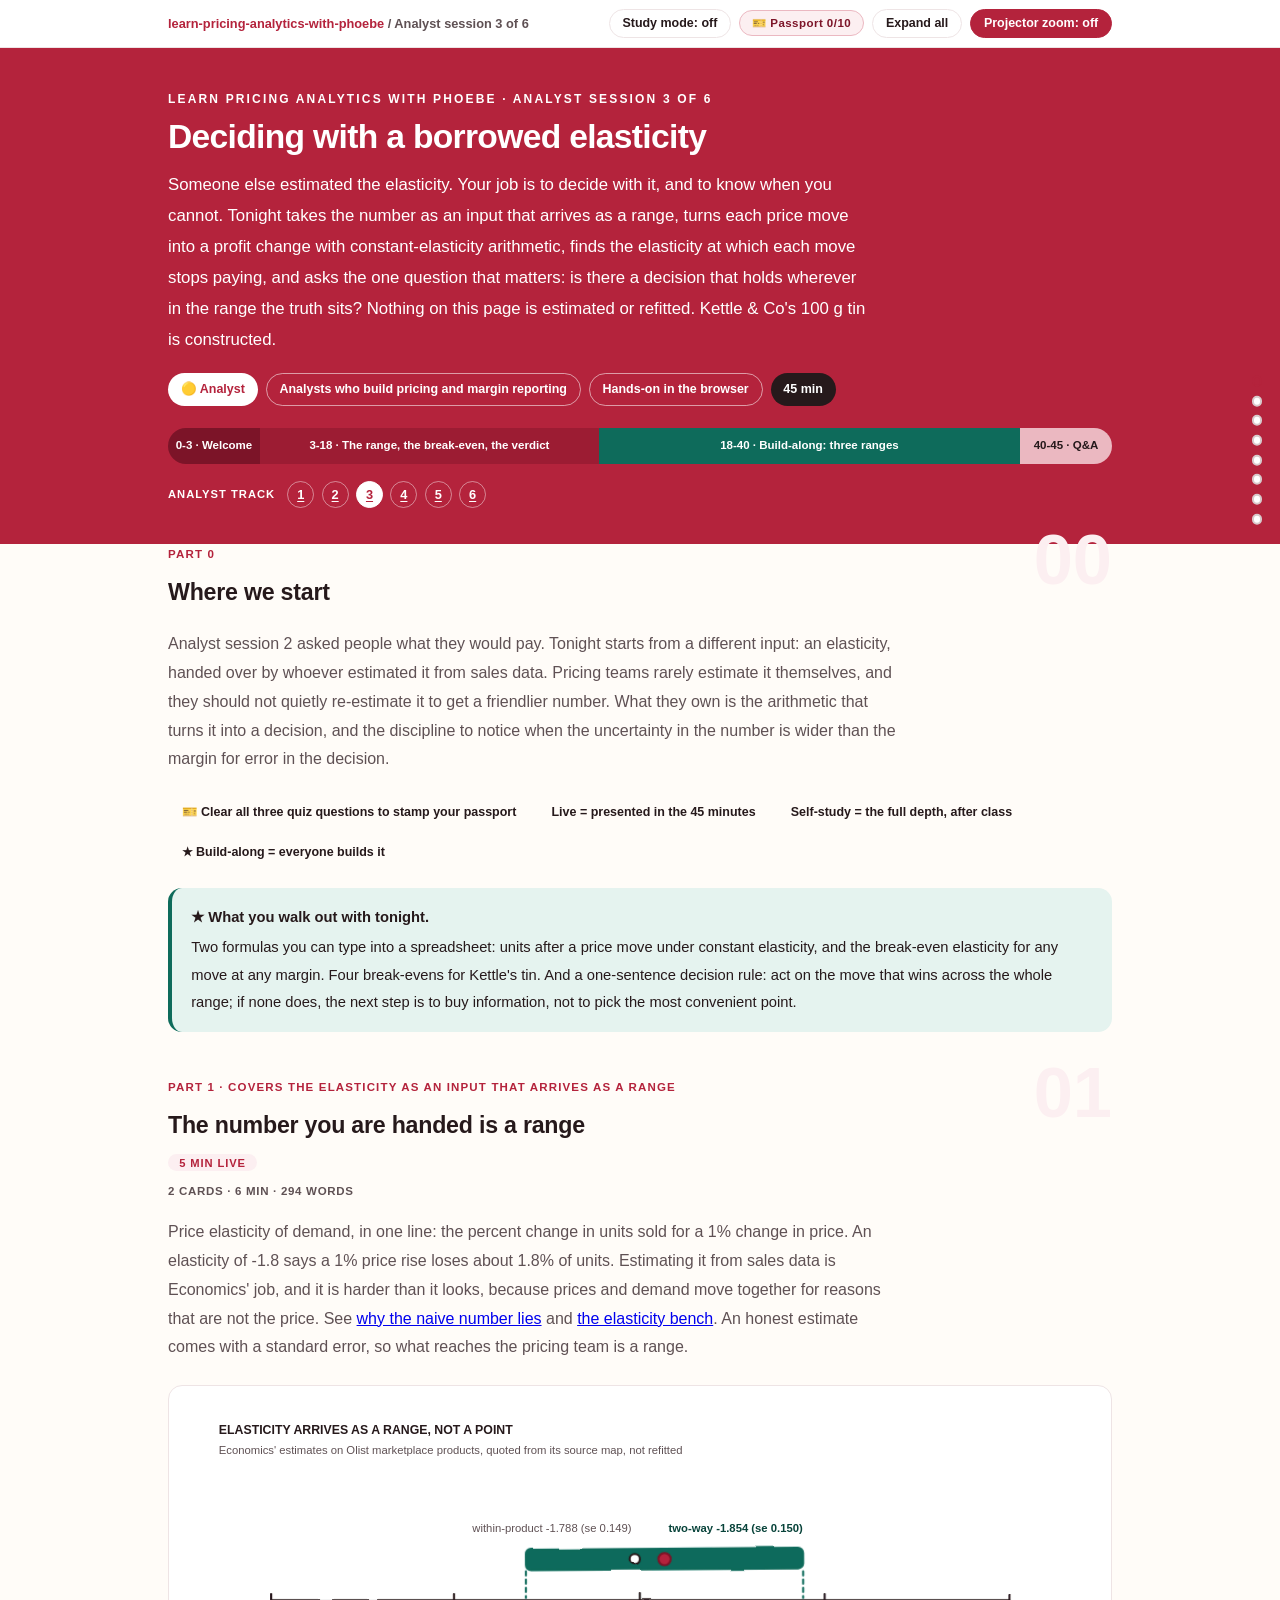
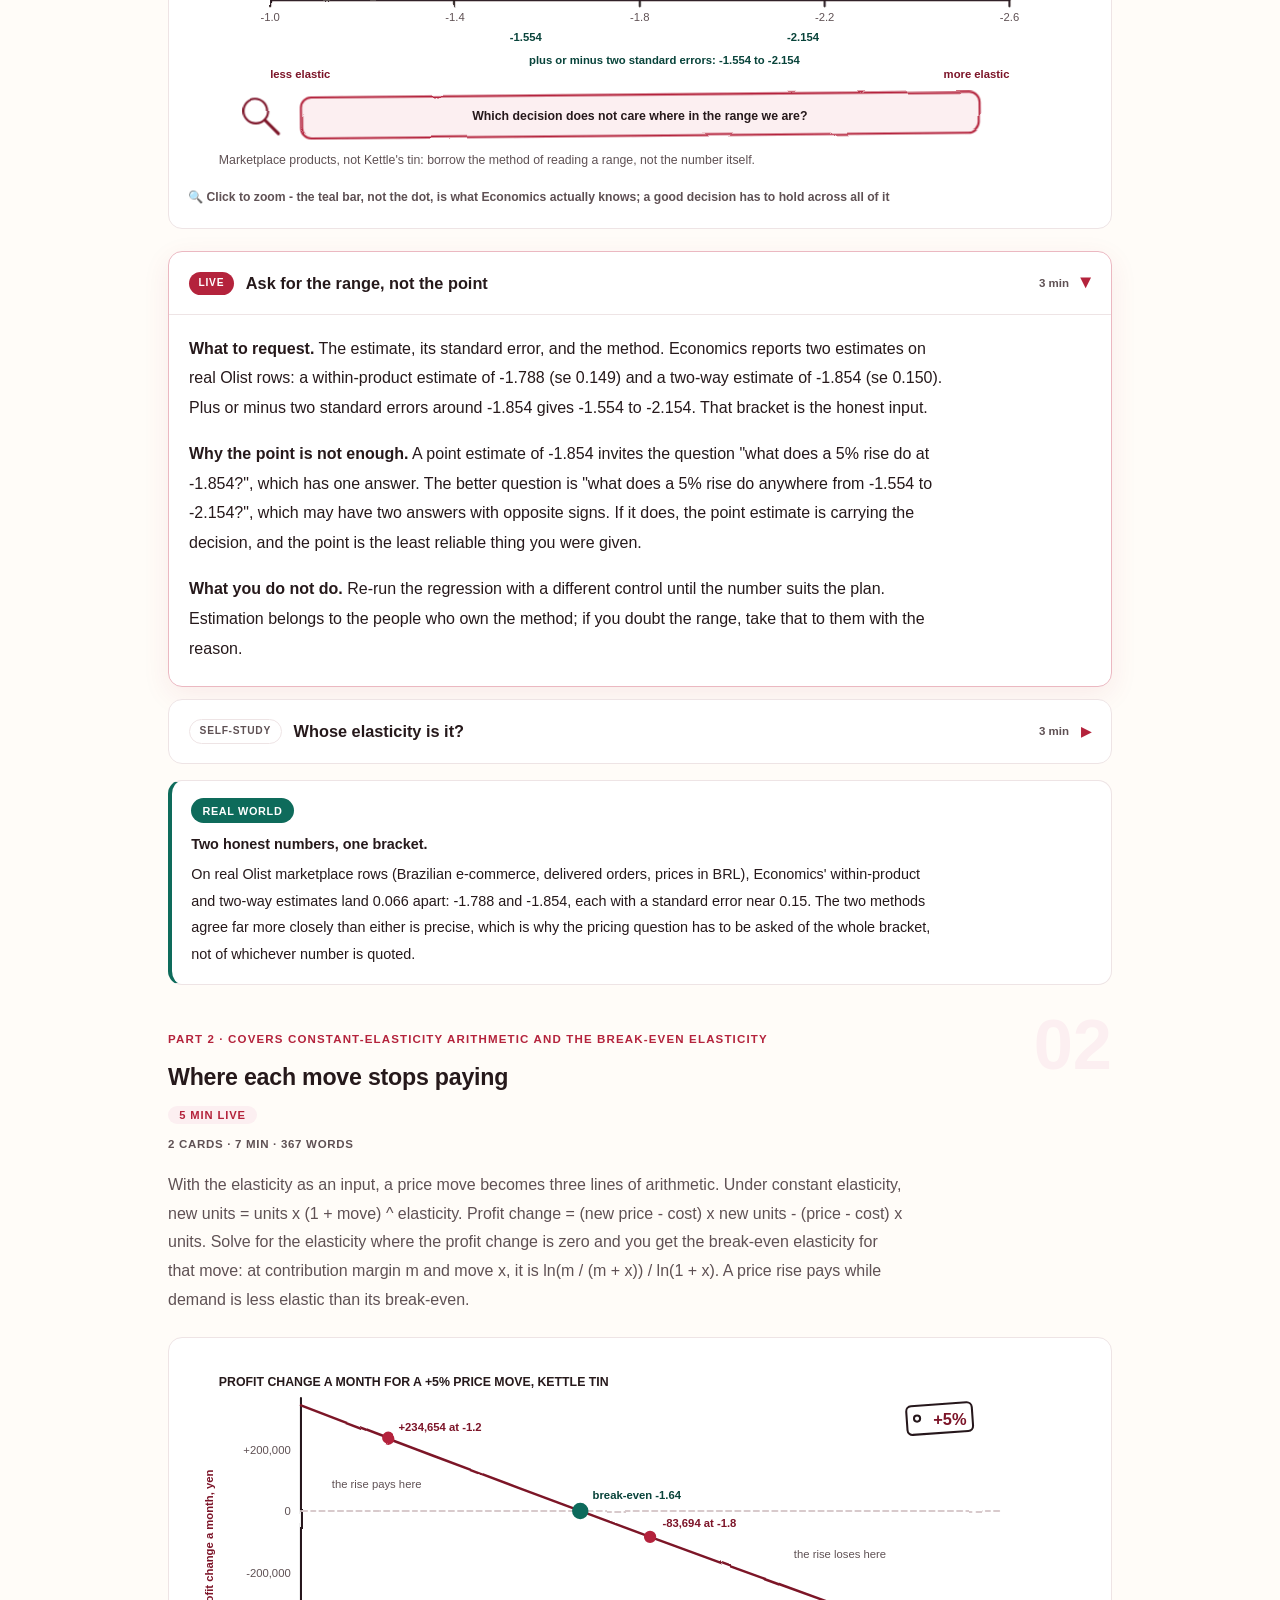
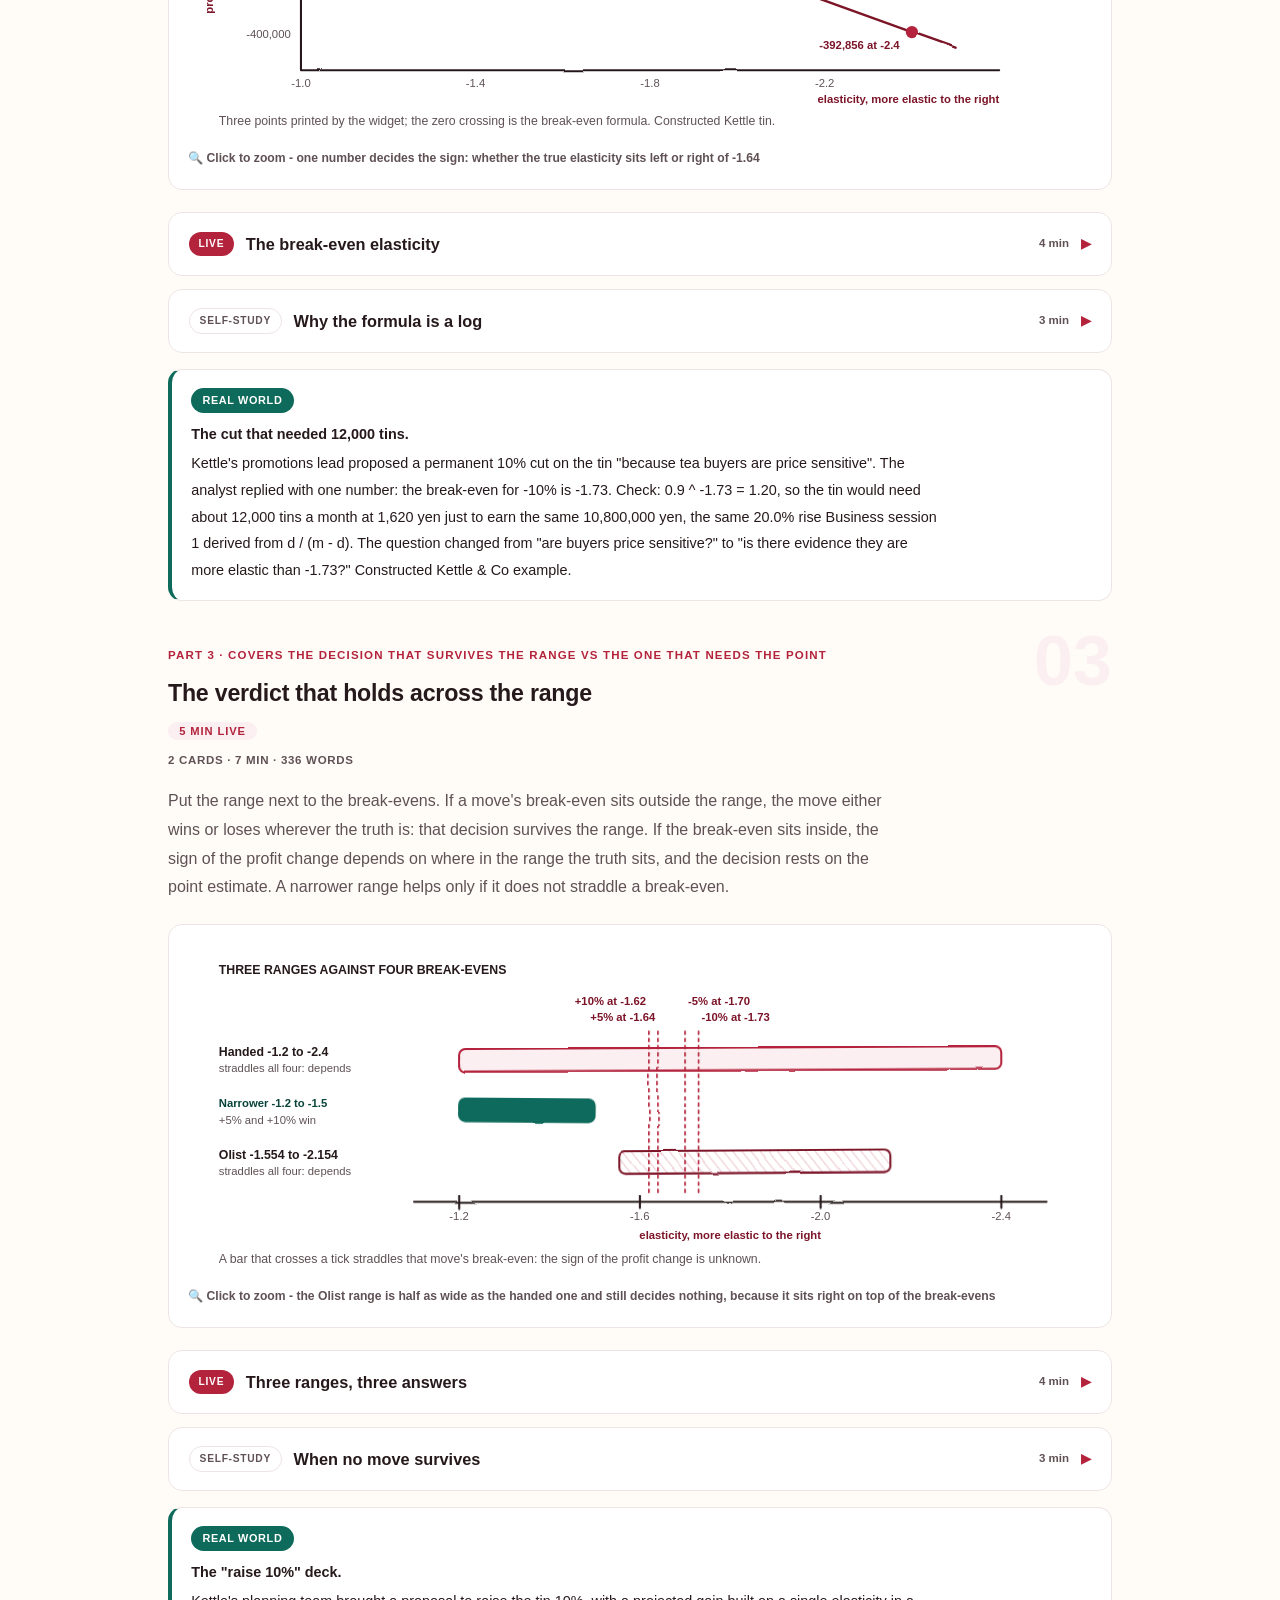
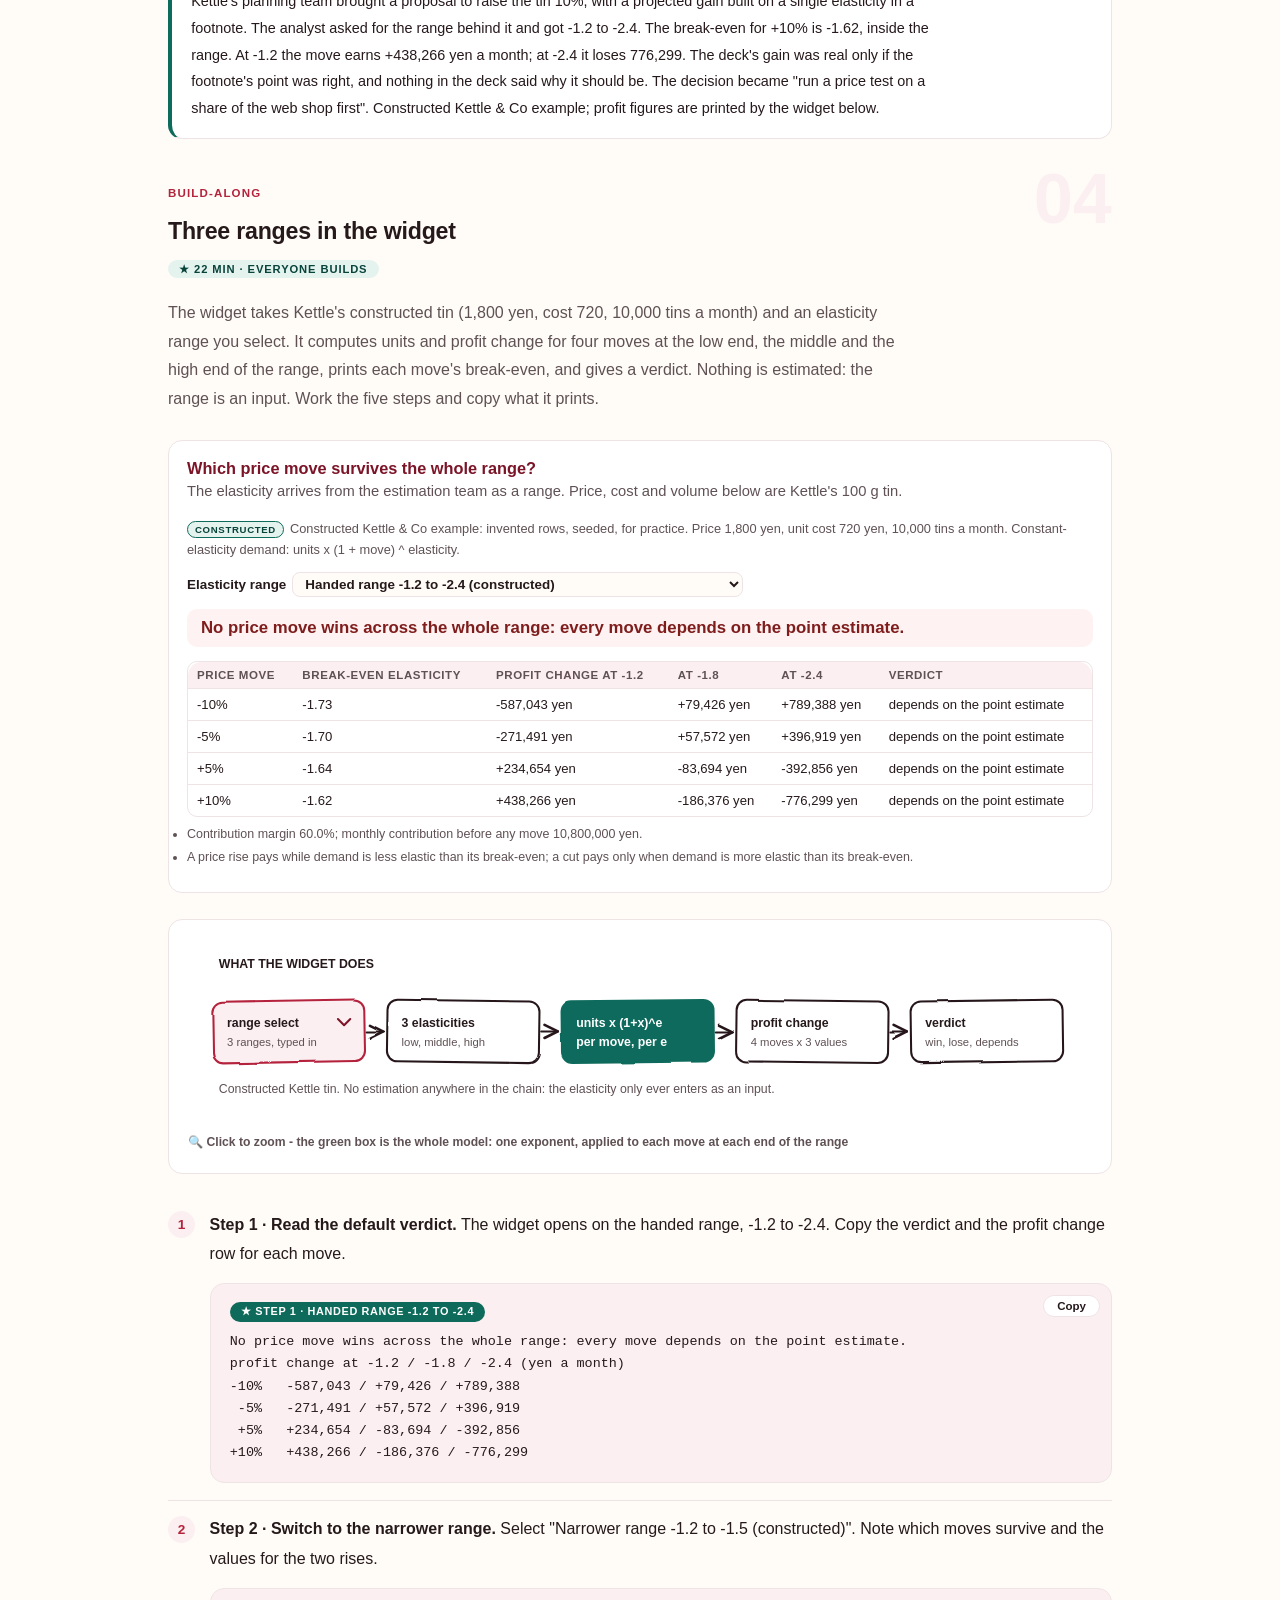
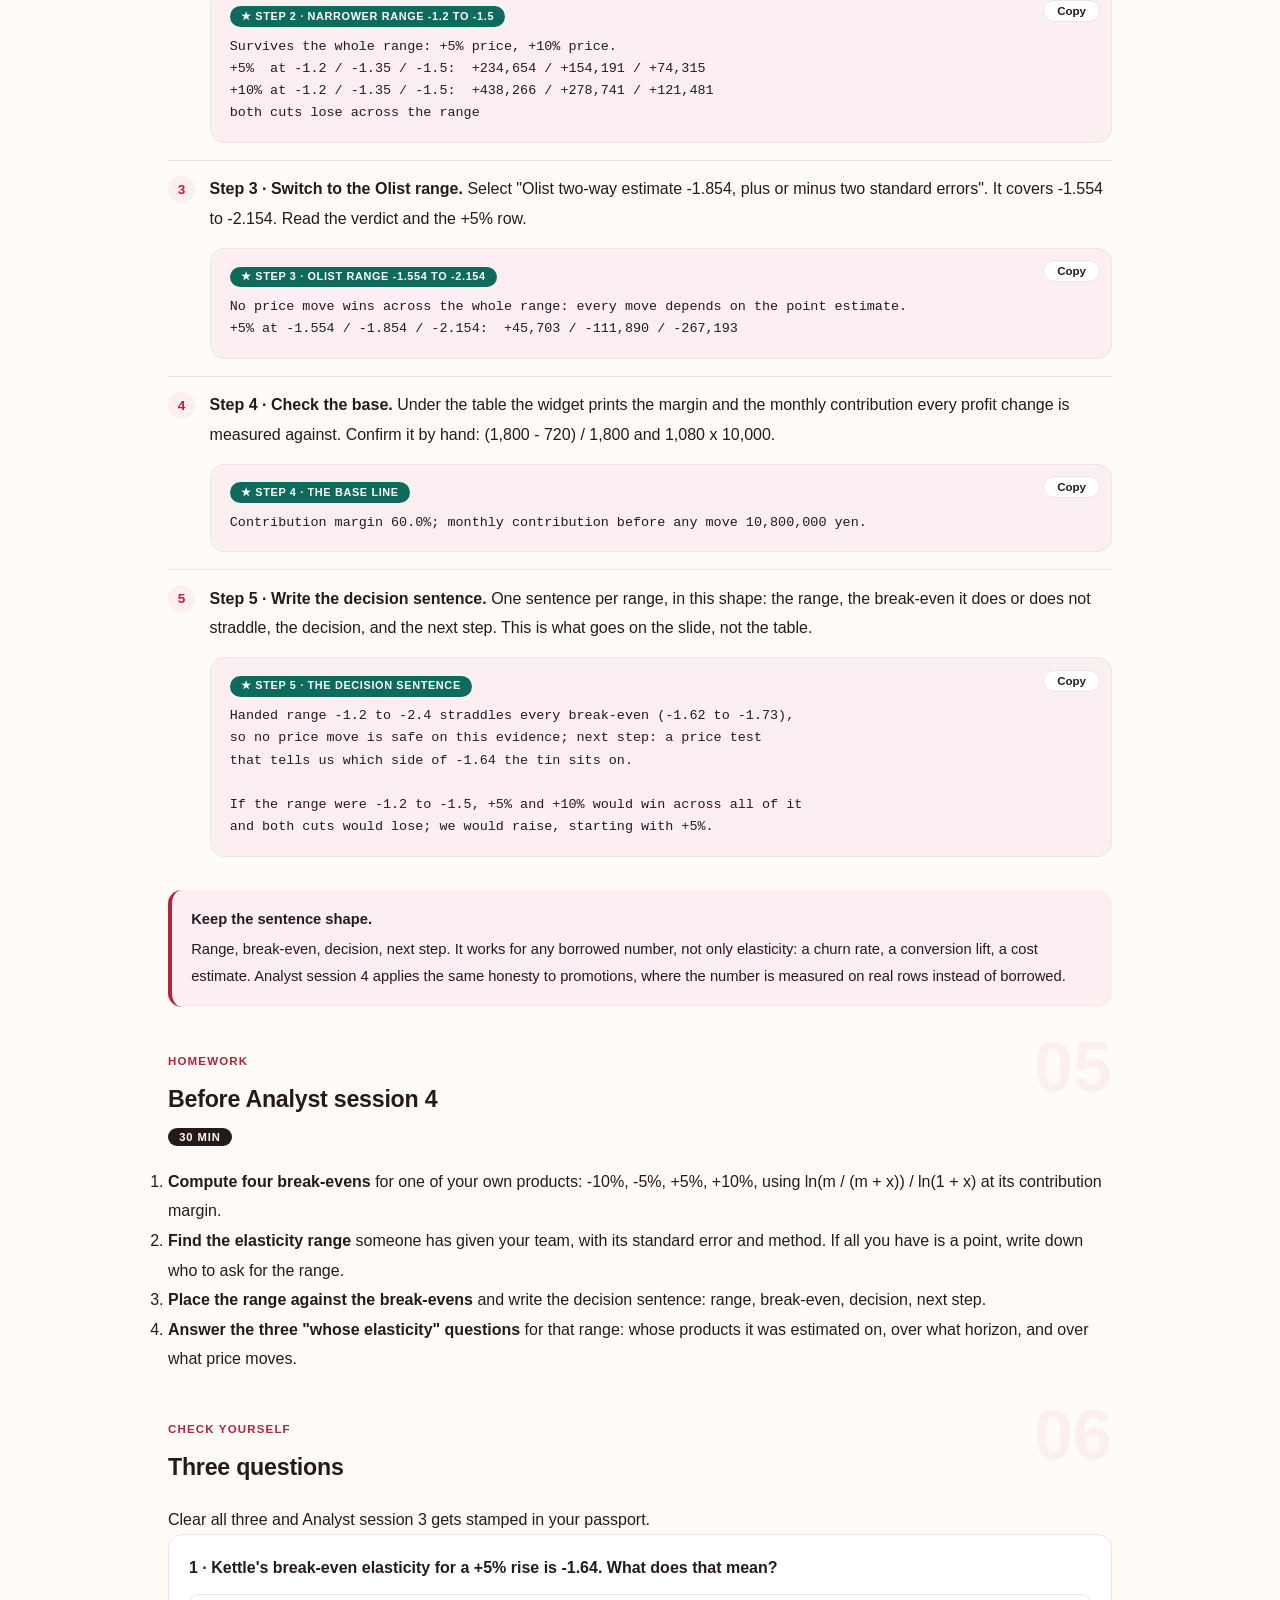
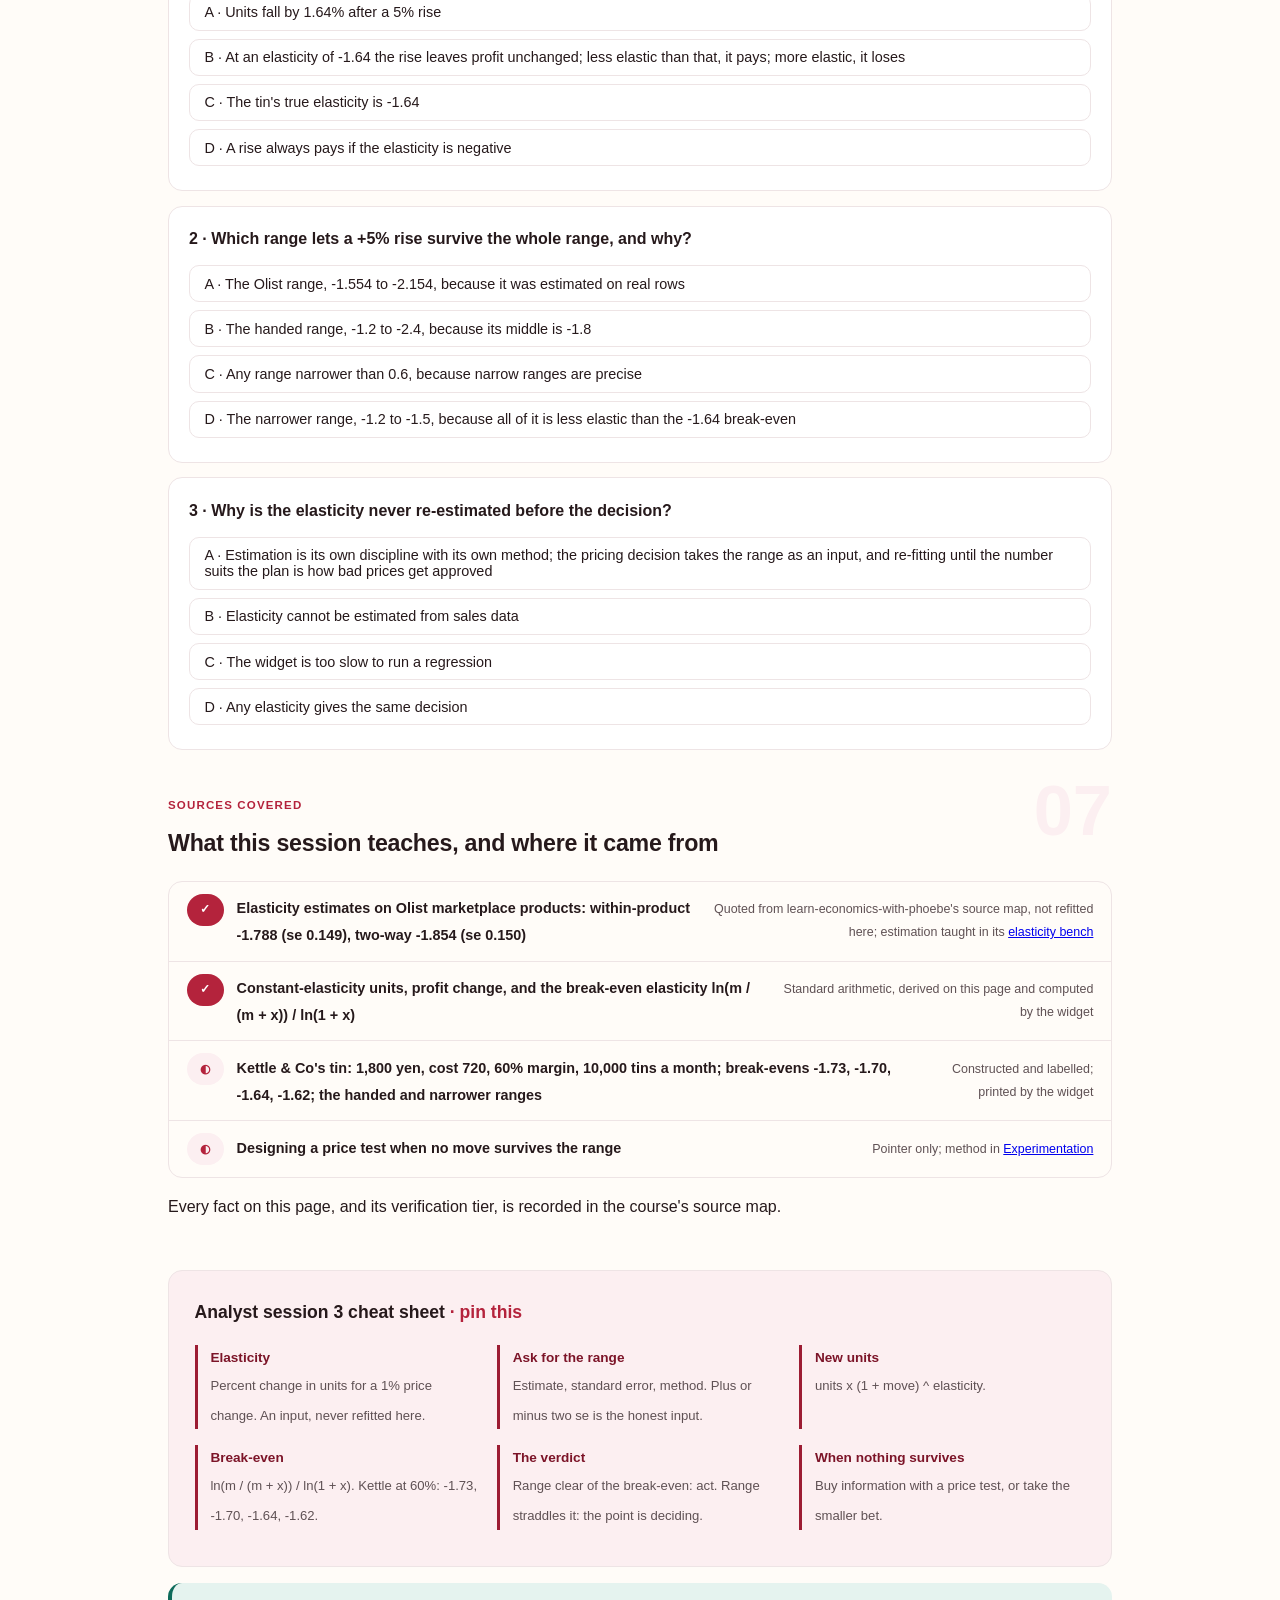
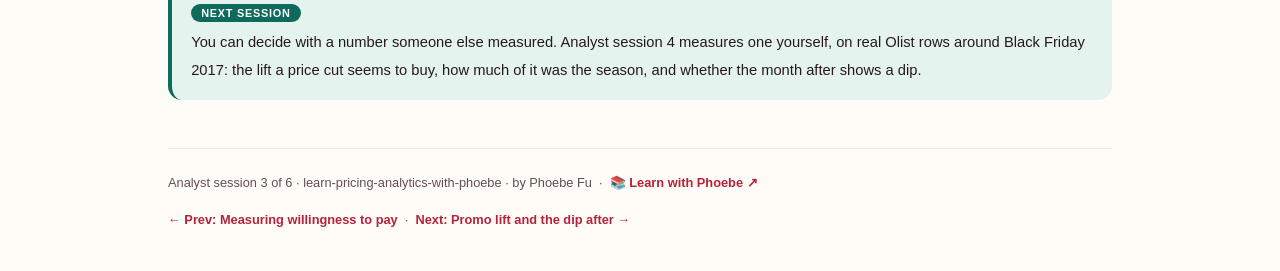
<file: courses/a3-deciding-with-a-borrowed-elasticity.html>
<!DOCTYPE html>
<html lang="en">
<head>
<meta charset="UTF-8">
<meta name="viewport" content="width=device-width, initial-scale=1.0">
<!-- social:start -->
<meta name="description" content="Analyst session 3 of 6. Deciding with a borrowed elasticity: the elasticity arrives as a range from the people who estimate it, constant-elasticity arithmetic turns each price move into a profit change, the break-even elasticity says where each move flips, and the decision that survives the whole range is the only one that does not need the point estimate. Kettle &amp; Co's tin is constructed.">
<meta property="og:type" content="article">
<meta property="og:site_name" content="Learn with Phoebe">
<meta property="og:title" content="Deciding with a borrowed elasticity - learn pricing analytics with phoebe">
<meta property="og:description" content="Analyst session 3 of 6. Take the elasticity as a range, find each move's break-even, and keep only the decision that survives the whole range.">
<meta property="og:url" content="https://phoebefu6.github.io/learn-pricing-analytics-with-phoebe/courses/a3-deciding-with-a-borrowed-elasticity.html">
<meta property="og:image" content="https://phoebefu6.github.io/learn-pricing-analytics-with-phoebe/assets/og-cover.png">
<meta property="og:image:width" content="1200">
<meta property="og:image:height" content="630">
<meta name="twitter:card" content="summary_large_image">
<meta name="twitter:title" content="Deciding with a borrowed elasticity - learn pricing analytics with phoebe">
<meta name="twitter:description" content="Analyst session 3 of 6. Break-even elasticities and the decision that survives a range.">
<meta name="twitter:image" content="https://phoebefu6.github.io/learn-pricing-analytics-with-phoebe/assets/og-cover.png">
<!-- social:end -->
<title>Analyst session 3 · Deciding with a borrowed elasticity - learn pricing analytics with phoebe</title>
<link rel="stylesheet" href="../assets/style.css?v=2">
</head>
<body>

<div class="toolbar">
  <div class="wrap">
    <span class="crumb"><a href="../index.html">learn-pricing-analytics-with-phoebe</a> / Analyst session 3 of 6</span>
    <button class="btn" id="toggle-all" type="button">Expand all</button>
    <button class="btn primary" id="zoom-toggle" type="button">Projector zoom: off</button>
  </div>
</div>

<header class="masthead">
  <div class="wrap">
    <div class="eyebrow">Learn Pricing Analytics with Phoebe · Analyst session 3 of 6</div>
    <h1>Deciding with a <span class="accent">borrowed elasticity</span></h1>
    <p class="sub">Someone else estimated the elasticity. Your job is to decide with it, and to know when you cannot. Tonight takes the number as an input that arrives as a range, turns each price move into a profit change with constant-elasticity arithmetic, finds the elasticity at which each move stops paying, and asks the one question that matters: is there a decision that holds wherever in the range the truth sits? Nothing on this page is estimated or refitted. Kettle &amp; Co's 100 g tin is constructed.</p>
    <div class="chip-row">
      <span class="chip level">🟡 Analyst</span>
      <span class="chip audience">Analysts who build pricing and margin reporting</span>
      <span class="chip audience">Hands-on in the browser</span>
      <span class="chip time">45 min</span>
    </div>
    <div class="agenda">
      <span class="a1" style="flex:1">0-3 · Welcome</span>
      <span class="a2" style="flex:4">3-18 · The range, the break-even, the verdict</span>
      <span class="a3" style="flex:5">18-40 · Build-along: three ranges</span>
      <span class="a4" style="flex:1">40-45 · Q&amp;A</span>
    </div>
  </div>
</header>

<main class="wrap">

  <section class="section" id="intro">
    <div class="section-kicker">
      <span class="klabel">Part 0</span>
      <h2>Where we start</h2>
    </div>
    <p class="lede">Analyst session 2 asked people what they would pay. Tonight starts from a different input: an elasticity, handed over by whoever estimated it from sales data. Pricing teams rarely estimate it themselves, and they should not quietly re-estimate it to get a friendlier number. What they own is the arithmetic that turns it into a decision, and the discipline to notice when the uncertainty in the number is wider than the margin for error in the decision.</p>

    <div class="legend">
      <span class="pill">🎫 Clear all three quiz questions to stamp your passport</span>
      <span class="pill">Live = presented in the 45 minutes</span>
      <span class="pill">Self-study = the full depth, after class</span>
      <span class="pill">★ Build-along = everyone builds it</span>
    </div>

    <div class="callout win">
      <p><strong>★ What you walk out with tonight.</strong> Two formulas you can type into a spreadsheet: units after a price move under constant elasticity, and the break-even elasticity for any move at any margin. Four break-evens for Kettle's tin. And a one-sentence decision rule: act on the move that wins across the whole range; if none does, the next step is to buy information, not to pick the most convenient point.</p>
    </div>
  </section>

  <section class="section" id="part-1">
    <div class="section-kicker">
      <span class="klabel">Part 1 · covers the elasticity as an input that arrives as a range</span>
      <h2>The number you are handed is a range</h2>
      <span class="tag concept">5 min live</span>
    </div>
    <p class="lede">Price elasticity of demand, in one line: the percent change in units sold for a 1% change in price. An elasticity of -1.8 says a 1% price rise loses about 1.8% of units. Estimating it from sales data is Economics' job, and it is harder than it looks, because prices and demand move together for reasons that are not the price. See <a href="https://phoebefu6.github.io/learn-economics-with-phoebe/courses/p2-why-the-naive-number-lies.html">why the naive number lies</a> and <a href="https://phoebefu6.github.io/learn-economics-with-phoebe/courses/p10-the-elasticity-bench.html">the elasticity bench</a>. An honest estimate comes with a standard error, so what reaches the pricing team is a range.</p>

    <figure class="zoomable">
      <svg viewBox="0 0 880 362" xmlns="http://www.w3.org/2000/svg" role="img" aria-label="A number line of elasticity from -1.0 on the left, less elastic, to -2.6 on the right, more elastic. A teal-green bar covers -1.554 to -2.154, plus or minus two standard errors around Economics' two-way estimate of -1.854 (se 0.150), marked with a crimson dot. A hollow dot marks the within-product estimate of -1.788 (se 0.149). Both were estimated on Olist marketplace products, not Kettle's tin. Below, a box asks which decision does not care where in the range we are.">
        <defs>
          <filter id="a3aSk" x="-3%" y="-3%" width="106%" height="106%"><feTurbulence type="fractalNoise" baseFrequency="0.02" numOctaves="2" seed="41" result="n"/><feDisplacementMap in="SourceGraphic" in2="n" scale="2.4" xChannelSelector="R" yChannelSelector="G"/></filter>
          <pattern id="a3aHc" patternUnits="userSpaceOnUse" width="7" height="7" patternTransform="rotate(-38)"><line x1="0" y1="0" x2="0" y2="7" stroke="#B4233C" stroke-width="1" opacity=".5"/></pattern>
          <marker id="a3aAr" viewBox="0 0 10 10" refX="9" refY="5" markerWidth="8" markerHeight="8" orient="auto"><path d="M1 1 L9 5 L1 9" fill="none" stroke="#26191B" stroke-width="1.6" stroke-linecap="round"/></marker>
        </defs>
        <style>
          .a3aH { font: 800 12px Inter, sans-serif; fill: #26191B; }
          .a3aL { font: 600 12px Inter, sans-serif; fill: #26191B; }
          .a3aS { font: 400 11px Inter, sans-serif; fill: #5F5154; }
          .a3aB { font: 800 11px Inter, sans-serif; fill: #08433A; }
          .a3aA { font: 700 11px Inter, sans-serif; fill: #7C1428; }
          .a3aN { font: 400 12px Inter, sans-serif; fill: #5F5154; }
        </style>

        <text class="a3aH" x="30" y="28">ELASTICITY ARRIVES AS A RANGE, NOT A POINT</text>
        <text class="a3aS" x="30" y="48">Economics' estimates on Olist marketplace products, quoted from its source map, not refitted</text>

        <g filter="url(#a3aSk)" fill="none" stroke="#26191B" stroke-width="2" stroke-linecap="round" stroke-linejoin="round">
          <path d="M80 190 L800 190"/>
          <path d="M80 184 L80 196 M260 184 L260 196 M440 184 L440 196 M620 184 L620 196 M800 184 L800 196"/>
          <rect x="329" y="140" width="270" height="20" rx="5" transform="rotate(-0.4 464 150)" fill="#0E6B5B" stroke="#0E6B5B"/>
          <path d="M329 162 L329 188 M599 162 L599 188" stroke="#0E6B5B" stroke-dasharray="4 4"/>
          <circle cx="464" cy="150" r="6" fill="#B4233C" stroke="#7C1428"/>
          <circle cx="435" cy="150" r="5" fill="#FFFFFF" stroke="#26191B"/>
          <rect x="110" y="282" width="660" height="40" rx="10" transform="rotate(-0.5 440 302)" fill="#FCEFF1" stroke="#B4233C"/>
          <!-- doodle: a magnifier -->
          <circle cx="66" cy="298" r="12" stroke="#7C1428"/>
          <path d="M75 307 L88 320" stroke="#7C1428" stroke-width="3"/>
        </g>

        <text class="a3aS" x="432" y="124" text-anchor="end">within-product -1.788 (se 0.149)</text>
        <text class="a3aB" x="468" y="124">two-way -1.854 (se 0.150)</text>

        <text class="a3aS" x="80" y="210" text-anchor="middle">-1.0</text>
        <text class="a3aS" x="260" y="210" text-anchor="middle">-1.4</text>
        <text class="a3aS" x="440" y="210" text-anchor="middle">-1.8</text>
        <text class="a3aS" x="620" y="210" text-anchor="middle">-2.2</text>
        <text class="a3aS" x="800" y="210" text-anchor="middle">-2.6</text>
        <text class="a3aB" x="329" y="230" text-anchor="middle">-1.554</text>
        <text class="a3aB" x="599" y="230" text-anchor="middle">-2.154</text>
        <text class="a3aB" x="464" y="252" text-anchor="middle">plus or minus two standard errors: -1.554 to -2.154</text>
        <text class="a3aA" x="80" y="266">less elastic</text>
        <text class="a3aA" x="800" y="266" text-anchor="end">more elastic</text>

        <text class="a3aL" x="440" y="307" text-anchor="middle">Which decision does not care where in the range we are?</text>

        <text class="a3aN" x="30" y="350">Marketplace products, not Kettle's tin: borrow the method of reading a range, not the number itself.</text>
      </svg>
      <figcaption>🔍 Click to zoom - the teal bar, not the dot, is what Economics actually knows; a good decision has to hold across all of it</figcaption>
    </figure>

    <details class="card" open>
      <summary><span class="mode live">Live</span>Ask for the range, not the point<span class="mini">3 min</span><span class="caret">▶</span></summary>
      <div class="body">
        <p><strong>What to request.</strong> The estimate, its standard error, and the method. Economics reports two estimates on real Olist rows: a within-product estimate of -1.788 (se 0.149) and a two-way estimate of -1.854 (se 0.150). Plus or minus two standard errors around -1.854 gives -1.554 to -2.154. That bracket is the honest input.</p>
        <p><strong>Why the point is not enough.</strong> A point estimate of -1.854 invites the question "what does a 5% rise do at -1.854?", which has one answer. The better question is "what does a 5% rise do anywhere from -1.554 to -2.154?", which may have two answers with opposite signs. If it does, the point estimate is carrying the decision, and the point is the least reliable thing you were given.</p>
        <p><strong>What you do not do.</strong> Re-run the regression with a different control until the number suits the plan. Estimation belongs to the people who own the method; if you doubt the range, take that to them with the reason.</p>
      </div>
    </details>

    <details class="card">
      <summary><span class="mode self">Self-study</span>Whose elasticity is it?<span class="mini">3 min</span><span class="caret">▶</span></summary>
      <div class="body">
        <p><strong>Whose products.</strong> The Olist estimates come from marketplace products sold in Brazil, many sellers, many categories. Kettle's tin is one brand's product with its own loyal buyers. A borrowed elasticity is a starting range, not a measurement of your product; say so in the deck.</p>
        <p><strong>What horizon.</strong> Monthly data says how units moved within months. A customer who stocks up before a rise, or drifts away over a year, is a different elasticity. Ask which horizon the estimate speaks to.</p>
        <p><strong>Over what price range.</strong> An elasticity is estimated over the price moves that actually happened in the data. If those moves were mostly a few percent, a 10% move asks the number to travel further than its evidence. Read <a href="https://phoebefu6.github.io/learn-economics-with-phoebe/courses/p10-the-elasticity-bench.html">the elasticity bench</a> for how the estimate was built before you lean on it.</p>
      </div>
    </details>

    <div class="callout example">
      <span class="ex-pill">Real world</span>
      <p><strong>Two honest numbers, one bracket.</strong> On real Olist marketplace rows (Brazilian e-commerce, delivered orders, prices in BRL), Economics' within-product and two-way estimates land 0.066 apart: -1.788 and -1.854, each with a standard error near 0.15. The two methods agree far more closely than either is precise, which is why the pricing question has to be asked of the whole bracket, not of whichever number is quoted.</p>
    </div>
  </section>

  <section class="section" id="part-2">
    <div class="section-kicker">
      <span class="klabel">Part 2 · covers constant-elasticity arithmetic and the break-even elasticity</span>
      <h2>Where each move stops paying</h2>
      <span class="tag concept">5 min live</span>
    </div>
    <p class="lede">With the elasticity as an input, a price move becomes three lines of arithmetic. Under constant elasticity, new units = units x (1 + move) ^ elasticity. Profit change = (new price - cost) x new units - (price - cost) x units. Solve for the elasticity where the profit change is zero and you get the break-even elasticity for that move: at contribution margin m and move x, it is ln(m / (m + x)) / ln(1 + x). A price rise pays while demand is less elastic than its break-even.</p>

    <figure class="zoomable">
      <svg viewBox="0 0 880 370" xmlns="http://www.w3.org/2000/svg" role="img" aria-label="Profit change a month for a 5 percent price rise on Kettle's constructed tin, plotted against elasticity from -1.0 to -2.5. The curve falls from left to right: plus 234,654 yen at -1.2, crossing zero at -1.64, minus 83,694 yen at -1.8 and minus 392,856 yen at -2.4. Left of the crossing the rise pays; right of it the rise loses.">
        <defs>
          <filter id="a3bSk" x="-3%" y="-3%" width="106%" height="106%"><feTurbulence type="fractalNoise" baseFrequency="0.02" numOctaves="2" seed="43" result="n"/><feDisplacementMap in="SourceGraphic" in2="n" scale="2.4" xChannelSelector="R" yChannelSelector="G"/></filter>
          <pattern id="a3bHc" patternUnits="userSpaceOnUse" width="7" height="7" patternTransform="rotate(-38)"><line x1="0" y1="0" x2="0" y2="7" stroke="#B4233C" stroke-width="1" opacity=".5"/></pattern>
          <marker id="a3bAr" viewBox="0 0 10 10" refX="9" refY="5" markerWidth="8" markerHeight="8" orient="auto"><path d="M1 1 L9 5 L1 9" fill="none" stroke="#26191B" stroke-width="1.6" stroke-linecap="round"/></marker>
        </defs>
        <style>
          .a3bH { font: 800 12px Inter, sans-serif; fill: #26191B; }
          .a3bS { font: 400 11px Inter, sans-serif; fill: #5F5154; }
          .a3bB { font: 800 11px Inter, sans-serif; fill: #08433A; }
          .a3bA { font: 700 11px Inter, sans-serif; fill: #7C1428; }
          .a3bV { font: 800 16px Inter, sans-serif; fill: #7C1428; }
          .a3bN { font: 400 12px Inter, sans-serif; fill: #5F5154; }
        </style>

        <text class="a3bH" x="30" y="28">PROFIT CHANGE A MONTH FOR A +5% PRICE MOVE, KETTLE TIN</text>

        <g filter="url(#a3bSk)" fill="none" stroke="#26191B" stroke-width="2" stroke-linecap="round" stroke-linejoin="round">
          <path d="M110 40 L110 305 L790 305"/>
          <path d="M110 150 L790 150" stroke="#D8CACC" stroke-dasharray="5 4"/>
          <path d="M110 47.1 L152.5 63.4 L195 79.6 L237.5 95.7 L280 111.7 L322.5 127.7 L365 143.6 L407.5 159.4 L450 175.1 L492.5 190.8 L535 206.3 L577.5 221.8 L620 237.2 L662.5 252.6 L705 267.9 L747.5 283.1" stroke="#7C1428" stroke-width="2.4"/>
          <circle cx="195" cy="79.6" r="5" fill="#B4233C" stroke="#B4233C"/>
          <circle cx="450" cy="175.1" r="5" fill="#B4233C" stroke="#B4233C"/>
          <circle cx="705" cy="267.9" r="5" fill="#B4233C" stroke="#B4233C"/>
          <circle cx="382" cy="150" r="7" fill="#0E6B5B" stroke="#0E6B5B"/>
          <!-- doodle: a price tag -->
          <rect x="700" y="46" width="64" height="28" rx="5" transform="rotate(-4 732 60)" fill="#FFFFFF"/>
          <circle cx="710" cy="60" r="3"/>
        </g>

        <text class="a3bV" x="742" y="66" text-anchor="middle">+5%</text>

        <text class="a3bS" x="100" y="94" text-anchor="end">+200,000</text>
        <text class="a3bS" x="100" y="154" text-anchor="end">0</text>
        <text class="a3bS" x="100" y="214" text-anchor="end">-200,000</text>
        <text class="a3bS" x="100" y="274" text-anchor="end">-400,000</text>
        <text class="a3bA" x="24" y="250" transform="rotate(-90 24 250)">profit change a month, yen</text>

        <text class="a3bS" x="110" y="321" text-anchor="middle">-1.0</text>
        <text class="a3bS" x="280" y="321" text-anchor="middle">-1.4</text>
        <text class="a3bS" x="450" y="321" text-anchor="middle">-1.8</text>
        <text class="a3bS" x="620" y="321" text-anchor="middle">-2.2</text>
        <text class="a3bA" x="790" y="337" text-anchor="end">elasticity, more elastic to the right</text>

        <text class="a3bA" x="205" y="72">+234,654 at -1.2</text>
        <text class="a3bB" x="394" y="138">break-even -1.64</text>
        <text class="a3bA" x="462" y="166">-83,694 at -1.8</text>
        <text class="a3bA" x="693" y="284" text-anchor="end">-392,856 at -2.4</text>
        <text class="a3bS" x="140" y="128">the rise pays here</text>
        <text class="a3bS" x="590" y="196">the rise loses here</text>

        <text class="a3bN" x="30" y="358">Three points printed by the widget; the zero crossing is the break-even formula. Constructed Kettle tin.</text>
      </svg>
      <figcaption>🔍 Click to zoom - one number decides the sign: whether the true elasticity sits left or right of -1.64</figcaption>
    </figure>

    <details class="card">
      <summary><span class="mode live">Live</span>The break-even elasticity<span class="mini">4 min</span><span class="caret">▶</span></summary>
      <div class="body">
        <p><strong>Kettle's tin.</strong> Price 1,800 yen, unit cost 720 yen, contribution margin (1,800 - 720) / 1,800 = 60%, and 10,000 tins a month, so contribution before any move is 1,080 x 10,000 = 10,800,000 yen a month. Constructed Kettle &amp; Co example.</p>
        <p><strong>One move, worked.</strong> A +5% rise takes the price to 1,890 yen. At an elasticity of -1.2, units = 10,000 x 1.05 ^ -1.2 = 9,431.33 tins (rounded). Profit = (1,890 - 720) x 9,431.33 = 11,034,656 yen, against 10,800,000 before: about +234,656. The widget, unrounded, prints +234,654.</p>
        <div class="prompt-box good"><span class="label">★ Break-even elasticities, m = 60%</span>move   break-even   reading
-10%   -1.73        a cut pays only if demand is MORE elastic than -1.73
 -5%   -1.70        a cut pays only if demand is MORE elastic than -1.70
 +5%   -1.64        a rise pays while demand is LESS elastic than -1.64
+10%   -1.62        a rise pays while demand is LESS elastic than -1.62</div>
        <p><strong>Reading it.</strong> All four break-evens sit in a narrow band, -1.62 to -1.73. For a 60% margin product, the question "raise or cut?" turns on whether demand is more or less elastic than about -1.6 to -1.7. Any range that crosses that band cannot settle it.</p>
      </div>
    </details>

    <details class="card">
      <summary><span class="mode self">Self-study</span>Why the formula is a log<span class="mini">3 min</span><span class="caret">▶</span></summary>
      <div class="body">
        <p>Write price p, cost c, margin m = (p - c) / p. After a move x, profit per unit is p(1 + x) - c = p(m + x), and units are q(1 + x) ^ e. Profit is unchanged when p(m + x) x q(1 + x) ^ e = p m q, which simplifies to (1 + x) ^ e = m / (m + x). Take logs of both sides: e = ln(m / (m + x)) / ln(1 + x). The log appears because the elasticity sits in an exponent.</p>
        <div class="prompt-box good"><span class="label">★ One worked check, +5% at m = 60%</span>break-even e = ln(0.60 / 0.65) / ln(1.05) = -1.64
check: 1.05 ^ -1.64 x 0.65 / 0.60
     = 0.92310 x 1.08333
     = 1.00003, about 1: profit unchanged</div>
        <p>The tiny gap from exactly 1 is the rounding of -1.6406 to -1.64. The same formula at a 40% margin gives a different set of break-evens: margin is half the answer, which is why Business session 1 kept asking "at what margin?"</p>
      </div>
    </details>

    <div class="callout example">
      <span class="ex-pill">Real world</span>
      <p><strong>The cut that needed 12,000 tins.</strong> Kettle's promotions lead proposed a permanent 10% cut on the tin "because tea buyers are price sensitive". The analyst replied with one number: the break-even for -10% is -1.73. Check: 0.9 ^ -1.73 = 1.20, so the tin would need about 12,000 tins a month at 1,620 yen just to earn the same 10,800,000 yen, the same 20.0% rise Business session 1 derived from d / (m - d). The question changed from "are buyers price sensitive?" to "is there evidence they are more elastic than -1.73?" Constructed Kettle &amp; Co example.</p>
    </div>
  </section>

  <section class="section" id="part-3">
    <div class="section-kicker">
      <span class="klabel">Part 3 · covers the decision that survives the range vs the one that needs the point</span>
      <h2>The verdict that holds across the range</h2>
      <span class="tag concept">5 min live</span>
    </div>
    <p class="lede">Put the range next to the break-evens. If a move's break-even sits outside the range, the move either wins or loses wherever the truth is: that decision survives the range. If the break-even sits inside, the sign of the profit change depends on where in the range the truth sits, and the decision rests on the point estimate. A narrower range helps only if it does not straddle a break-even.</p>

    <figure class="zoomable">
      <svg viewBox="0 0 880 322" xmlns="http://www.w3.org/2000/svg" role="img" aria-label="Three elasticity ranges drawn as bars on one axis from -1.1 to -2.5, with four break-even ticks at -1.62 for plus 10 percent, -1.64 for plus 5 percent, -1.70 for minus 5 percent and -1.73 for minus 10 percent. The handed range -1.2 to -2.4 crosses all four ticks: every move depends on the point. The narrower range -1.2 to -1.5, in teal-green, ends before the first tick: plus 5 and plus 10 percent win across it. The Olist range -1.554 to -2.154 also crosses all four ticks: every move depends on the point.">
        <defs>
          <filter id="a3cSk" x="-3%" y="-3%" width="106%" height="106%"><feTurbulence type="fractalNoise" baseFrequency="0.02" numOctaves="2" seed="47" result="n"/><feDisplacementMap in="SourceGraphic" in2="n" scale="2.4" xChannelSelector="R" yChannelSelector="G"/></filter>
          <pattern id="a3cHc" patternUnits="userSpaceOnUse" width="7" height="7" patternTransform="rotate(-38)"><line x1="0" y1="0" x2="0" y2="7" stroke="#B4233C" stroke-width="1" opacity=".5"/></pattern>
          <marker id="a3cAr" viewBox="0 0 10 10" refX="9" refY="5" markerWidth="8" markerHeight="8" orient="auto"><path d="M1 1 L9 5 L1 9" fill="none" stroke="#26191B" stroke-width="1.6" stroke-linecap="round"/></marker>
        </defs>
        <style>
          .a3cH { font: 800 12px Inter, sans-serif; fill: #26191B; }
          .a3cL { font: 600 12px Inter, sans-serif; fill: #26191B; }
          .a3cS { font: 400 11px Inter, sans-serif; fill: #5F5154; }
          .a3cB { font: 800 11px Inter, sans-serif; fill: #08433A; }
          .a3cA { font: 700 11px Inter, sans-serif; fill: #7C1428; }
          .a3cN { font: 400 12px Inter, sans-serif; fill: #5F5154; }
        </style>

        <text class="a3cH" x="30" y="28">THREE RANGES AGAINST FOUR BREAK-EVENS</text>

        <text class="a3cA" x="446" y="58" text-anchor="end">+10% at -1.62</text>
        <text class="a3cA" x="455" y="74" text-anchor="end">+5% at -1.64</text>
        <text class="a3cA" x="487" y="58">-5% at -1.70</text>
        <text class="a3cA" x="500" y="74">-10% at -1.73</text>

        <g filter="url(#a3cSk)" fill="none" stroke="#26191B" stroke-width="2" stroke-linecap="round" stroke-linejoin="round">
          <path d="M220 250 L836 250"/>
          <path d="M264 244 L264 256 M440 244 L440 256 M616 244 L616 256 M792 244 L792 256"/>
          <rect x="264" y="100" width="528" height="22" rx="6" transform="rotate(-0.3 528 111)" fill="#FCEFF1" stroke="#B4233C"/>
          <rect x="264" y="150" width="132" height="22" rx="6" transform="rotate(0.5 330 161)" fill="#0E6B5B" stroke="#0E6B5B"/>
          <rect x="420" y="200" width="264" height="22" rx="6" transform="rotate(-0.4 552 211)" fill="url(#a3cHc)" stroke="#7C1428"/>
          <path d="M448.8 84 L448.8 244 M457.6 84 L457.6 244 M484 84 L484 244 M497.2 84 L497.2 244" stroke="#B4233C" stroke-width="1.6" stroke-dasharray="3 4"/>
        </g>

        <text class="a3cL" x="30" y="108">Handed -1.2 to -2.4</text>
        <text class="a3cS" x="30" y="124">straddles all four: depends</text>
        <text class="a3cB" x="30" y="158">Narrower -1.2 to -1.5</text>
        <text class="a3cS" x="30" y="174">+5% and +10% win</text>
        <text class="a3cL" x="30" y="208">Olist -1.554 to -2.154</text>
        <text class="a3cS" x="30" y="224">straddles all four: depends</text>

        <text class="a3cS" x="264" y="268" text-anchor="middle">-1.2</text>
        <text class="a3cS" x="440" y="268" text-anchor="middle">-1.6</text>
        <text class="a3cS" x="616" y="268" text-anchor="middle">-2.0</text>
        <text class="a3cS" x="792" y="268" text-anchor="middle">-2.4</text>
        <text class="a3cA" x="528" y="286" text-anchor="middle">elasticity, more elastic to the right</text>

        <text class="a3cN" x="30" y="310">A bar that crosses a tick straddles that move's break-even: the sign of the profit change is unknown.</text>
      </svg>
      <figcaption>🔍 Click to zoom - the Olist range is half as wide as the handed one and still decides nothing, because it sits right on top of the break-evens</figcaption>
    </figure>

    <details class="card">
      <summary><span class="mode live">Live</span>Three ranges, three answers<span class="mini">4 min</span><span class="caret">▶</span></summary>
      <div class="body">
        <p><strong>Handed range, -1.2 to -2.4.</strong> Every break-even, -1.62 to -1.73, sits inside. A +5% rise makes +234,654 yen a month at -1.2 and loses 392,856 at -2.4. Every move depends on the point estimate.</p>
        <p><strong>Narrower range, -1.2 to -1.5.</strong> The whole range is less elastic than -1.62. Both rises win at every elasticity in it; both cuts lose at every elasticity in it. This is the only range of the three that supports a decision on its own.</p>
        <p><strong>Economics' Olist range, -1.554 to -2.154.</strong> Narrower than the handed range, built on real rows, and still useless for this decision: it straddles all four break-evens. A +5% rise is positive at the low end and negative at the middle and the high end. Precision is not the same as decisiveness.</p>
        <p><strong>The rule.</strong> Compare the range to the break-evens, not to zero and not to the point estimate. If no break-even falls inside, act. If one does, the decision is not yet made.</p>
      </div>
    </details>

    <details class="card">
      <summary><span class="mode self">Self-study</span>When no move survives<span class="mini">3 min</span><span class="caret">▶</span></summary>
      <div class="body">
        <p><strong>Buy information.</strong> When the range straddles a break-even, the most valuable next step is evidence about your own product near your own price. A controlled price test does that: a share of customers or stores sees the new price, the rest see the old one, and the difference in units is your elasticity, measured where you will use it.</p>
        <p><strong>Design it properly.</strong> How many customers, for how long, and how to read the result belong to the people who own test method. Use <a href="https://phoebefu6.github.io/learn-experimentation-with-phoebe/courses/b4-run-an-ab-test.html">Experimentation's A/B test session</a> for the design. What the pricing team brings is the target: the test only has to tell you which side of -1.64 the tin sits on, which is a much smaller question than "what is the elasticity?"</p>
        <p><strong>Or choose the smaller bet.</strong> If a test is not possible, size the downside. At -2.4, the far end of the handed range, a +10% move loses 776,299 yen a month and a +5% move 392,856. The smaller move is the cheaper way to be wrong while you watch the units.</p>
      </div>
    </details>

    <div class="callout example">
      <span class="ex-pill">Real world</span>
      <p><strong>The "raise 10%" deck.</strong> Kettle's planning team brought a proposal to raise the tin 10%, with a projected gain built on a single elasticity in a footnote. The analyst asked for the range behind it and got -1.2 to -2.4. The break-even for +10% is -1.62, inside the range. At -1.2 the move earns +438,266 yen a month; at -2.4 it loses 776,299. The deck's gain was real only if the footnote's point was right, and nothing in the deck said why it should be. The decision became "run a price test on a share of the web shop first". Constructed Kettle &amp; Co example; profit figures are printed by the widget below.</p>
    </div>
  </section>

  <section class="section" id="demo-1">
    <div class="section-kicker">
      <span class="klabel">Build-along</span>
      <h2>Three ranges in the widget</h2>
      <span class="tag demo">★ 22 min · everyone builds</span>
    </div>
    <p class="lede">The widget takes Kettle's constructed tin (1,800 yen, cost 720, 10,000 tins a month) and an elasticity range you select. It computes units and profit change for four moves at the low end, the middle and the high end of the range, prints each move's break-even, and gives a verdict. Nothing is estimated: the range is an input. Work the five steps and copy what it prints.</p>

    <div class="pra-widget" data-mode="range"></div>

    <figure class="zoomable">
      <svg viewBox="0 0 880 178" xmlns="http://www.w3.org/2000/svg" role="img" aria-label="A hand-drawn map of the widget. A range select feeds three elasticities: low, middle and high. Each goes through constant-elasticity units, units times one plus the move to the power of the elasticity. That gives a profit change for each of four moves at three elasticities, which produces the verdict: win, lose or depends on the point estimate.">
        <defs>
          <filter id="a3dSk" x="-3%" y="-3%" width="106%" height="106%"><feTurbulence type="fractalNoise" baseFrequency="0.02" numOctaves="2" seed="53" result="n"/><feDisplacementMap in="SourceGraphic" in2="n" scale="2.4" xChannelSelector="R" yChannelSelector="G"/></filter>
          <pattern id="a3dHc" patternUnits="userSpaceOnUse" width="7" height="7" patternTransform="rotate(-38)"><line x1="0" y1="0" x2="0" y2="7" stroke="#B4233C" stroke-width="1" opacity=".5"/></pattern>
          <marker id="a3dAr" viewBox="0 0 10 10" refX="9" refY="5" markerWidth="8" markerHeight="8" orient="auto"><path d="M1 1 L9 5 L1 9" fill="none" stroke="#26191B" stroke-width="1.6" stroke-linecap="round"/></marker>
        </defs>
        <style>
          .a3dH { font: 800 12px Inter, sans-serif; fill: #26191B; }
          .a3dL { font: 600 12px Inter, sans-serif; fill: #26191B; }
          .a3dS { font: 400 11px Inter, sans-serif; fill: #5F5154; }
          .a3dW { font: 800 12px Inter, sans-serif; fill: #FFFFFF; }
          .a3dN { font: 400 12px Inter, sans-serif; fill: #5F5154; }
        </style>

        <text class="a3dH" x="30" y="28">WHAT THE WIDGET DOES</text>

        <g filter="url(#a3dSk)" fill="none" stroke="#26191B" stroke-width="2" stroke-linecap="round" stroke-linejoin="round">
          <rect x="24" y="60" width="148" height="60" rx="10" transform="rotate(-1 98 90)" fill="#FCEFF1" stroke="#B4233C"/>
          <path d="M174 90 L190 90" marker-end="url(#a3dAr)"/>
          <rect x="194" y="60" width="148" height="60" rx="10" transform="rotate(0.8 268 90)" fill="#FFFFFF"/>
          <path d="M344 90 L360 90" marker-end="url(#a3dAr)"/>
          <rect x="364" y="60" width="148" height="60" rx="10" transform="rotate(-0.6 438 90)" fill="#0E6B5B" stroke="#0E6B5B"/>
          <path d="M514 90 L530 90" marker-end="url(#a3dAr)"/>
          <rect x="534" y="60" width="148" height="60" rx="10" transform="rotate(0.7 608 90)" fill="#FFFFFF"/>
          <path d="M684 90 L700 90" marker-end="url(#a3dAr)"/>
          <rect x="704" y="60" width="148" height="60" rx="10" transform="rotate(-0.8 778 90)" fill="#FFFFFF"/>
          <!-- doodle: a dropdown chevron -->
          <path d="M146 78 L152 84 L158 78" stroke="#7C1428"/>
        </g>

        <text class="a3dL" x="38" y="86">range select</text>
        <text class="a3dS" x="38" y="104">3 ranges, typed in</text>
        <text class="a3dL" x="208" y="86">3 elasticities</text>
        <text class="a3dS" x="208" y="104">low, middle, high</text>
        <text class="a3dW" x="378" y="86">units x (1+x)^e</text>
        <text class="a3dW" x="378" y="104">per move, per e</text>
        <text class="a3dL" x="548" y="86">profit change</text>
        <text class="a3dS" x="548" y="104">4 moves x 3 values</text>
        <text class="a3dL" x="718" y="86">verdict</text>
        <text class="a3dS" x="718" y="104">win, lose, depends</text>

        <text class="a3dN" x="30" y="150">Constructed Kettle tin. No estimation anywhere in the chain: the elasticity only ever enters as an input.</text>
      </svg>
      <figcaption>🔍 Click to zoom - the green box is the whole model: one exponent, applied to each move at each end of the range</figcaption>
    </figure>

    <div class="steps">
      <div class="step">
        <p><strong>Step 1 · Read the default verdict.</strong> The widget opens on the handed range, -1.2 to -2.4. Copy the verdict and the profit change row for each move.</p>
        <div class="prompt-box good"><span class="label">★ Step 1 · handed range -1.2 to -2.4</span>No price move wins across the whole range: every move depends on the point estimate.
profit change at -1.2 / -1.8 / -2.4 (yen a month)
-10%   -587,043 / +79,426 / +789,388
 -5%   -271,491 / +57,572 / +396,919
 +5%   +234,654 / -83,694 / -392,856
+10%   +438,266 / -186,376 / -776,299</div>
      </div>
      <div class="step">
        <p><strong>Step 2 · Switch to the narrower range.</strong> Select "Narrower range -1.2 to -1.5 (constructed)". Note which moves survive and the values for the two rises.</p>
        <div class="prompt-box good"><span class="label">★ Step 2 · narrower range -1.2 to -1.5</span>Survives the whole range: +5% price, +10% price.
+5%  at -1.2 / -1.35 / -1.5:  +234,654 / +154,191 / +74,315
+10% at -1.2 / -1.35 / -1.5:  +438,266 / +278,741 / +121,481
both cuts lose across the range</div>
      </div>
      <div class="step">
        <p><strong>Step 3 · Switch to the Olist range.</strong> Select "Olist two-way estimate -1.854, plus or minus two standard errors". It covers -1.554 to -2.154. Read the verdict and the +5% row.</p>
        <div class="prompt-box good"><span class="label">★ Step 3 · Olist range -1.554 to -2.154</span>No price move wins across the whole range: every move depends on the point estimate.
+5% at -1.554 / -1.854 / -2.154:  +45,703 / -111,890 / -267,193</div>
      </div>
      <div class="step">
        <p><strong>Step 4 · Check the base.</strong> Under the table the widget prints the margin and the monthly contribution every profit change is measured against. Confirm it by hand: (1,800 - 720) / 1,800 and 1,080 x 10,000.</p>
        <div class="prompt-box good"><span class="label">★ Step 4 · the base line</span>Contribution margin 60.0%; monthly contribution before any move 10,800,000 yen.</div>
      </div>
      <div class="step">
        <p><strong>Step 5 · Write the decision sentence.</strong> One sentence per range, in this shape: the range, the break-even it does or does not straddle, the decision, and the next step. This is what goes on the slide, not the table.</p>
        <div class="prompt-box good"><span class="label">★ Step 5 · the decision sentence</span>Handed range -1.2 to -2.4 straddles every break-even (-1.62 to -1.73),
so no price move is safe on this evidence; next step: a price test
that tells us which side of -1.64 the tin sits on.

If the range were -1.2 to -1.5, +5% and +10% would win across all of it
and both cuts would lose; we would raise, starting with +5%.</div>
      </div>
    </div>

    <div class="callout tip">
      <p><strong>Keep the sentence shape.</strong> Range, break-even, decision, next step. It works for any borrowed number, not only elasticity: a churn rate, a conversion lift, a cost estimate. Analyst session 4 applies the same honesty to promotions, where the number is measured on real rows instead of borrowed.</p>
    </div>
  </section>

  <section class="section" id="exercise">
    <div class="section-kicker">
      <span class="klabel">Homework</span>
      <h2>Before Analyst session 4</h2>
      <span class="tag exercise">30 min</span>
    </div>
    <ol>
      <li><strong>Compute four break-evens</strong> for one of your own products: -10%, -5%, +5%, +10%, using ln(m / (m + x)) / ln(1 + x) at its contribution margin.</li>
      <li><strong>Find the elasticity range</strong> someone has given your team, with its standard error and method. If all you have is a point, write down who to ask for the range.</li>
      <li><strong>Place the range against the break-evens</strong> and write the decision sentence: range, break-even, decision, next step.</li>
      <li><strong>Answer the three "whose elasticity" questions</strong> for that range: whose products it was estimated on, over what horizon, and over what price moves.</li>
    </ol>
  </section>

  <section class="section" id="quiz">
    <div class="section-kicker">
      <span class="klabel">Check yourself</span>
      <h2>Three questions</h2>
    </div>
    <p>Clear all three and Analyst session 3 gets stamped in your passport.</p>

    <div class="quiz-q" data-answer="1">
      <p class="qtext">1 · Kettle's break-even elasticity for a +5% rise is -1.64. What does that mean?</p>
      <button class="qopt" type="button">A · Units fall by 1.64% after a 5% rise</button>
      <button class="qopt" type="button">B · At an elasticity of -1.64 the rise leaves profit unchanged; less elastic than that, it pays; more elastic, it loses</button>
      <button class="qopt" type="button">C · The tin's true elasticity is -1.64</button>
      <button class="qopt" type="button">D · A rise always pays if the elasticity is negative</button>
      <p class="qwhy">The break-even is a threshold computed from the margin and the move, not an estimate of demand. It tells you which side of the line the true elasticity has to be on for the move to pay.</p>
    </div>

    <div class="quiz-q" data-answer="3">
      <p class="qtext">2 · Which range lets a +5% rise survive the whole range, and why?</p>
      <button class="qopt" type="button">A · The Olist range, -1.554 to -2.154, because it was estimated on real rows</button>
      <button class="qopt" type="button">B · The handed range, -1.2 to -2.4, because its middle is -1.8</button>
      <button class="qopt" type="button">C · Any range narrower than 0.6, because narrow ranges are precise</button>
      <button class="qopt" type="button">D · The narrower range, -1.2 to -1.5, because all of it is less elastic than the -1.64 break-even</button>
      <p class="qwhy">What matters is whether the range straddles the break-even. The Olist range is narrower than the handed one and real, yet it still crosses -1.64, so the sign of the profit change depends on the point.</p>
    </div>

    <div class="quiz-q" data-answer="0">
      <p class="qtext">3 · Why is the elasticity never re-estimated before the decision?</p>
      <button class="qopt" type="button">A · Estimation is its own discipline with its own method; the pricing decision takes the range as an input, and re-fitting until the number suits the plan is how bad prices get approved</button>
      <button class="qopt" type="button">B · Elasticity cannot be estimated from sales data</button>
      <button class="qopt" type="button">C · The widget is too slow to run a regression</button>
      <button class="qopt" type="button">D · Any elasticity gives the same decision</button>
      <p class="qwhy">Economics owns the estimate and its standard error. The pricing analyst owns the arithmetic from range to decision, and takes doubts about the range back to the people who built it.</p>
    </div>

    <p class="quiz-score"></p>
  </section>

  <section class="section" id="official">
    <div class="section-kicker">
      <span class="klabel">Sources covered</span>
      <h2>What this session teaches, and where it came from</h2>
    </div>
    <div class="covered">
      <div class="covered-row"><span class="status pill solid">✓</span><span class="name">Elasticity estimates on Olist marketplace products: within-product -1.788 (se 0.149), two-way -1.854 (se 0.150)</span><span class="note">Quoted from learn-economics-with-phoebe's source map, not refitted here; estimation taught in its <a href="https://phoebefu6.github.io/learn-economics-with-phoebe/courses/p10-the-elasticity-bench.html">elasticity bench</a></span></div>
      <div class="covered-row"><span class="status pill solid">✓</span><span class="name">Constant-elasticity units, profit change, and the break-even elasticity ln(m / (m + x)) / ln(1 + x)</span><span class="note">Standard arithmetic, derived on this page and computed by the widget</span></div>
      <div class="covered-row"><span class="status pill light">◐</span><span class="name">Kettle &amp; Co's tin: 1,800 yen, cost 720, 60% margin, 10,000 tins a month; break-evens -1.73, -1.70, -1.64, -1.62; the handed and narrower ranges</span><span class="note">Constructed and labelled; printed by the widget</span></div>
      <div class="covered-row"><span class="status pill light">◐</span><span class="name">Designing a price test when no move survives the range</span><span class="note">Pointer only; method in <a href="https://phoebefu6.github.io/learn-experimentation-with-phoebe/courses/b4-run-an-ab-test.html">Experimentation</a></span></div>
    </div>
    <p class="mono" style="margin-top:14px">Every fact on this page, and its verification tier, is recorded in the course's source map.</p>
  </section>

  <section class="cheat" id="cheatsheet">
    <h3>Analyst session 3 cheat sheet <span>· pin this</span></h3>
    <div class="grid-2">
      <div class="cheat-item"><b>Elasticity</b><span>Percent change in units for a 1% price change. An input, never refitted here.</span></div>
      <div class="cheat-item"><b>Ask for the range</b><span>Estimate, standard error, method. Plus or minus two se is the honest input.</span></div>
      <div class="cheat-item"><b>New units</b><span>units x (1 + move) ^ elasticity.</span></div>
      <div class="cheat-item"><b>Break-even</b><span>ln(m / (m + x)) / ln(1 + x). Kettle at 60%: -1.73, -1.70, -1.64, -1.62.</span></div>
      <div class="cheat-item"><b>The verdict</b><span>Range clear of the break-even: act. Range straddles it: the point is deciding.</span></div>
      <div class="cheat-item"><b>When nothing survives</b><span>Buy information with a price test, or take the smaller bet.</span></div>
    </div>
  </section>

  <div class="callout next">
    <span class="nx-pill">Next session</span>
    <p>You can decide with a number someone else measured. Analyst session 4 measures one yourself, on real Olist rows around Black Friday 2017: the lift a price cut seems to buy, how much of it was the season, and whether the month after shows a dip.</p>
  </div>

  <footer class="pagefoot">
    <span>Analyst session 3 of 6 · learn-pricing-analytics-with-phoebe · by Phoebe Fu &nbsp;·&nbsp; 📚 <a href="https://phoebefu6.github.io/learn-with-phoebe/">Learn with Phoebe ↗</a></span>
    <span><a href="a2-measuring-willingness-to-pay.html">← Prev: Measuring willingness to pay</a> &nbsp;·&nbsp; <a href="a4-promo-lift-and-the-dip-after.html">Next: Promo lift and the dip after →</a></span>
  </footer>

</main>

<script src="../assets/pra-sample.js?v=1"></script>
<script src="../assets/pra-live.js?v=1"></script>
<script src="../assets/pra-bench.js?v=1"></script>
<script src="../assets/app.js?v=2"></script>
</body>
</html>
</file>
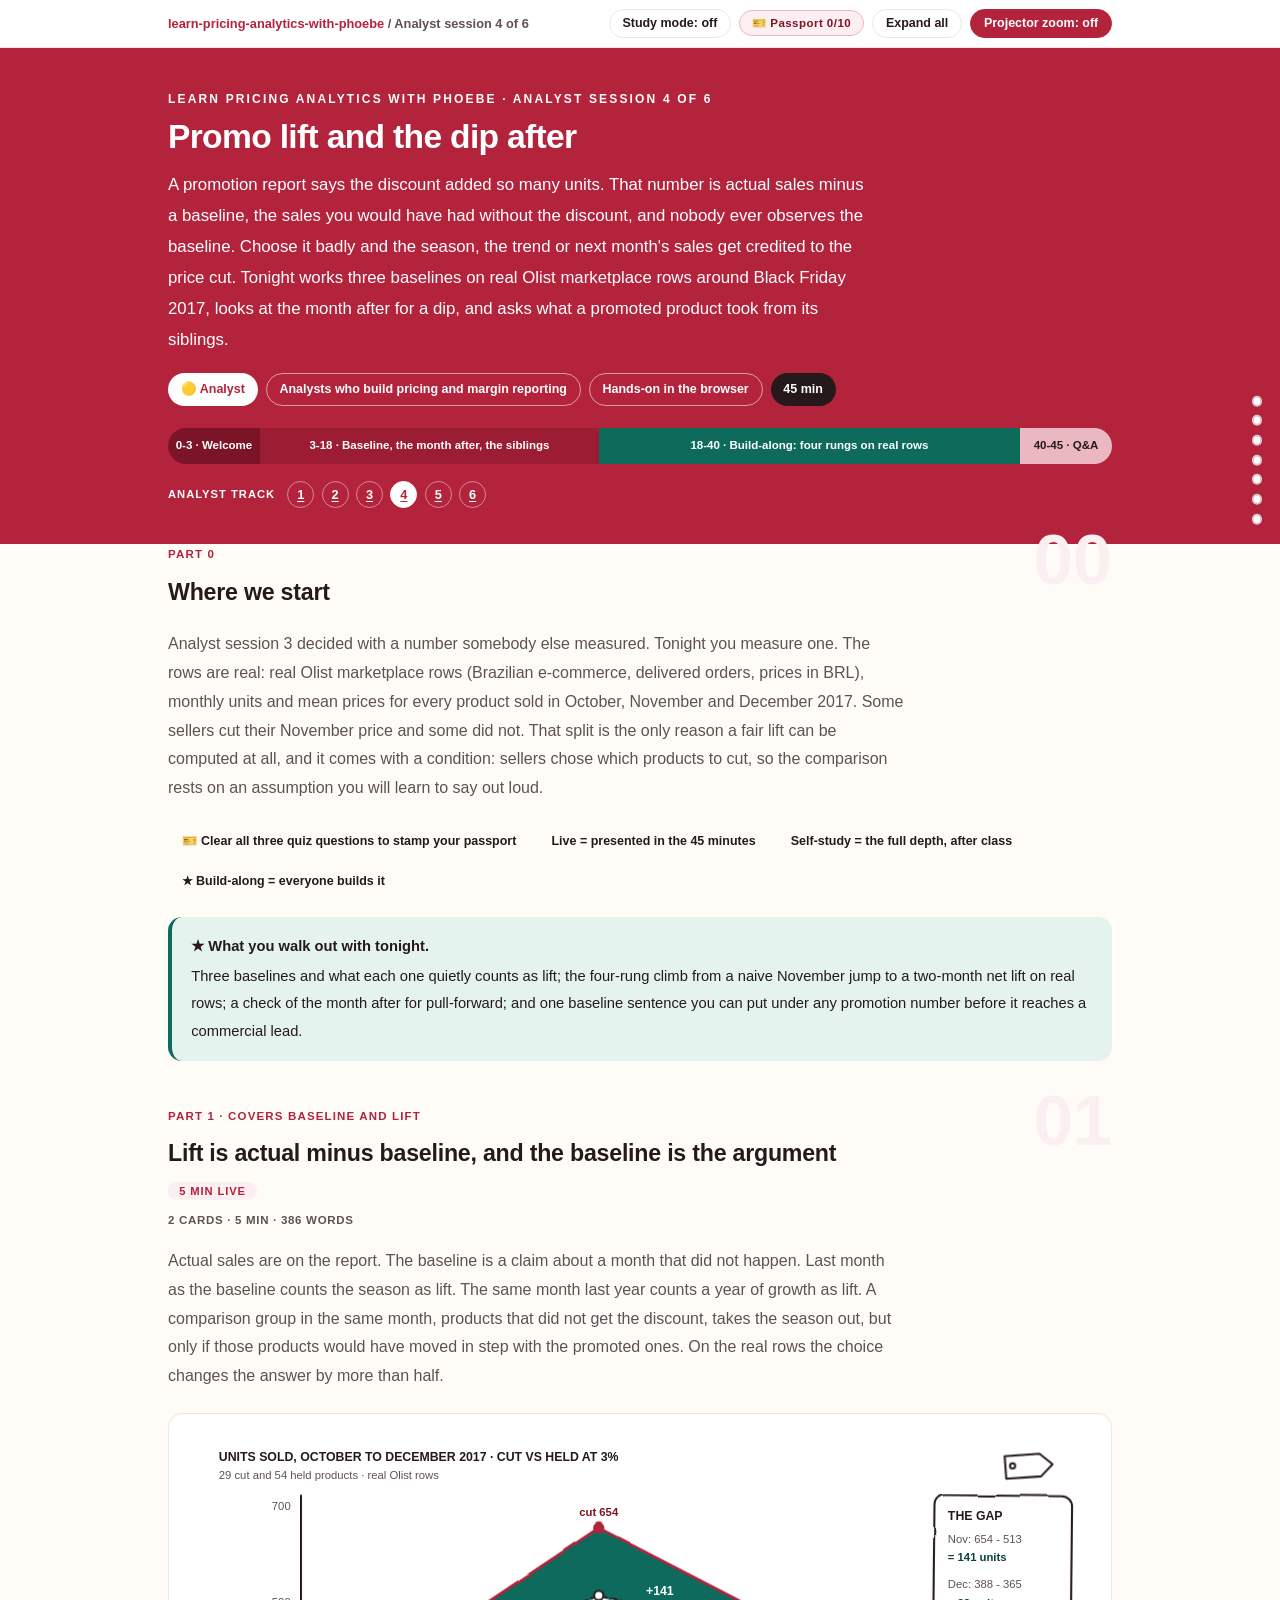
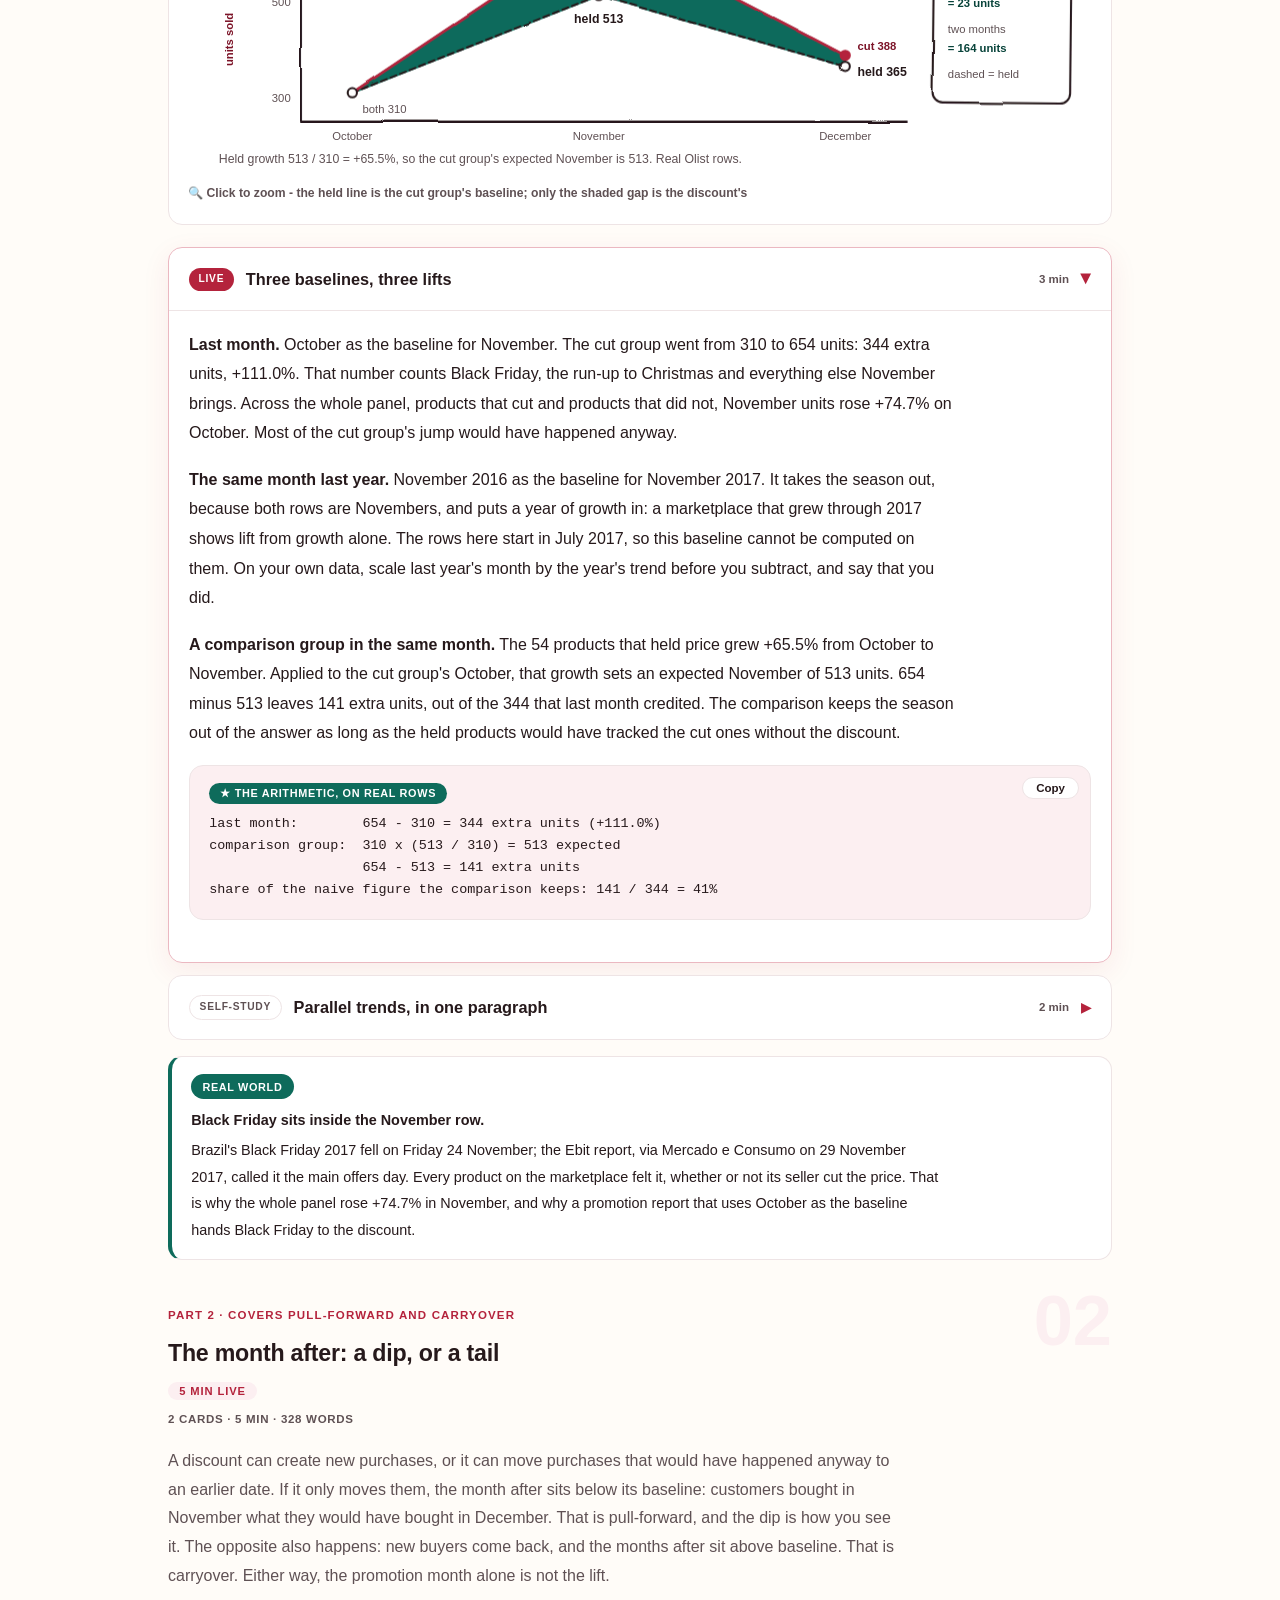
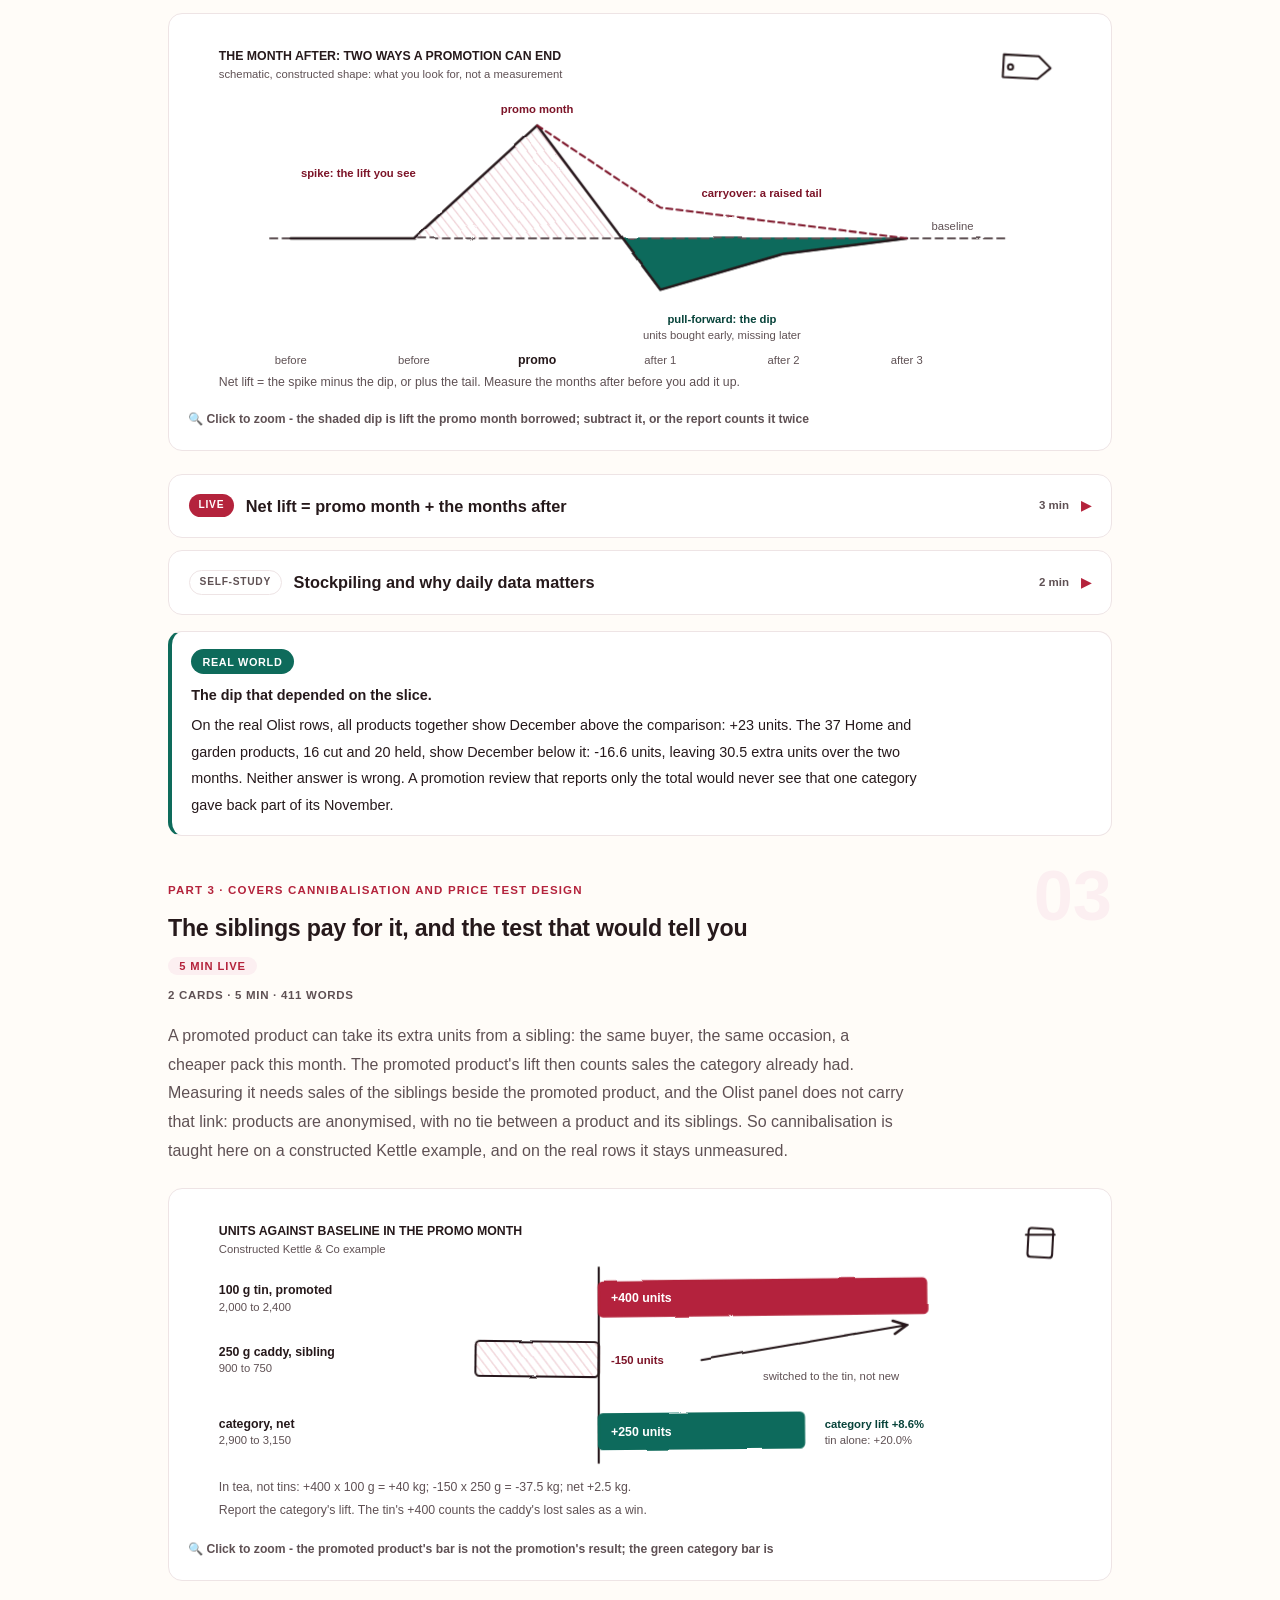
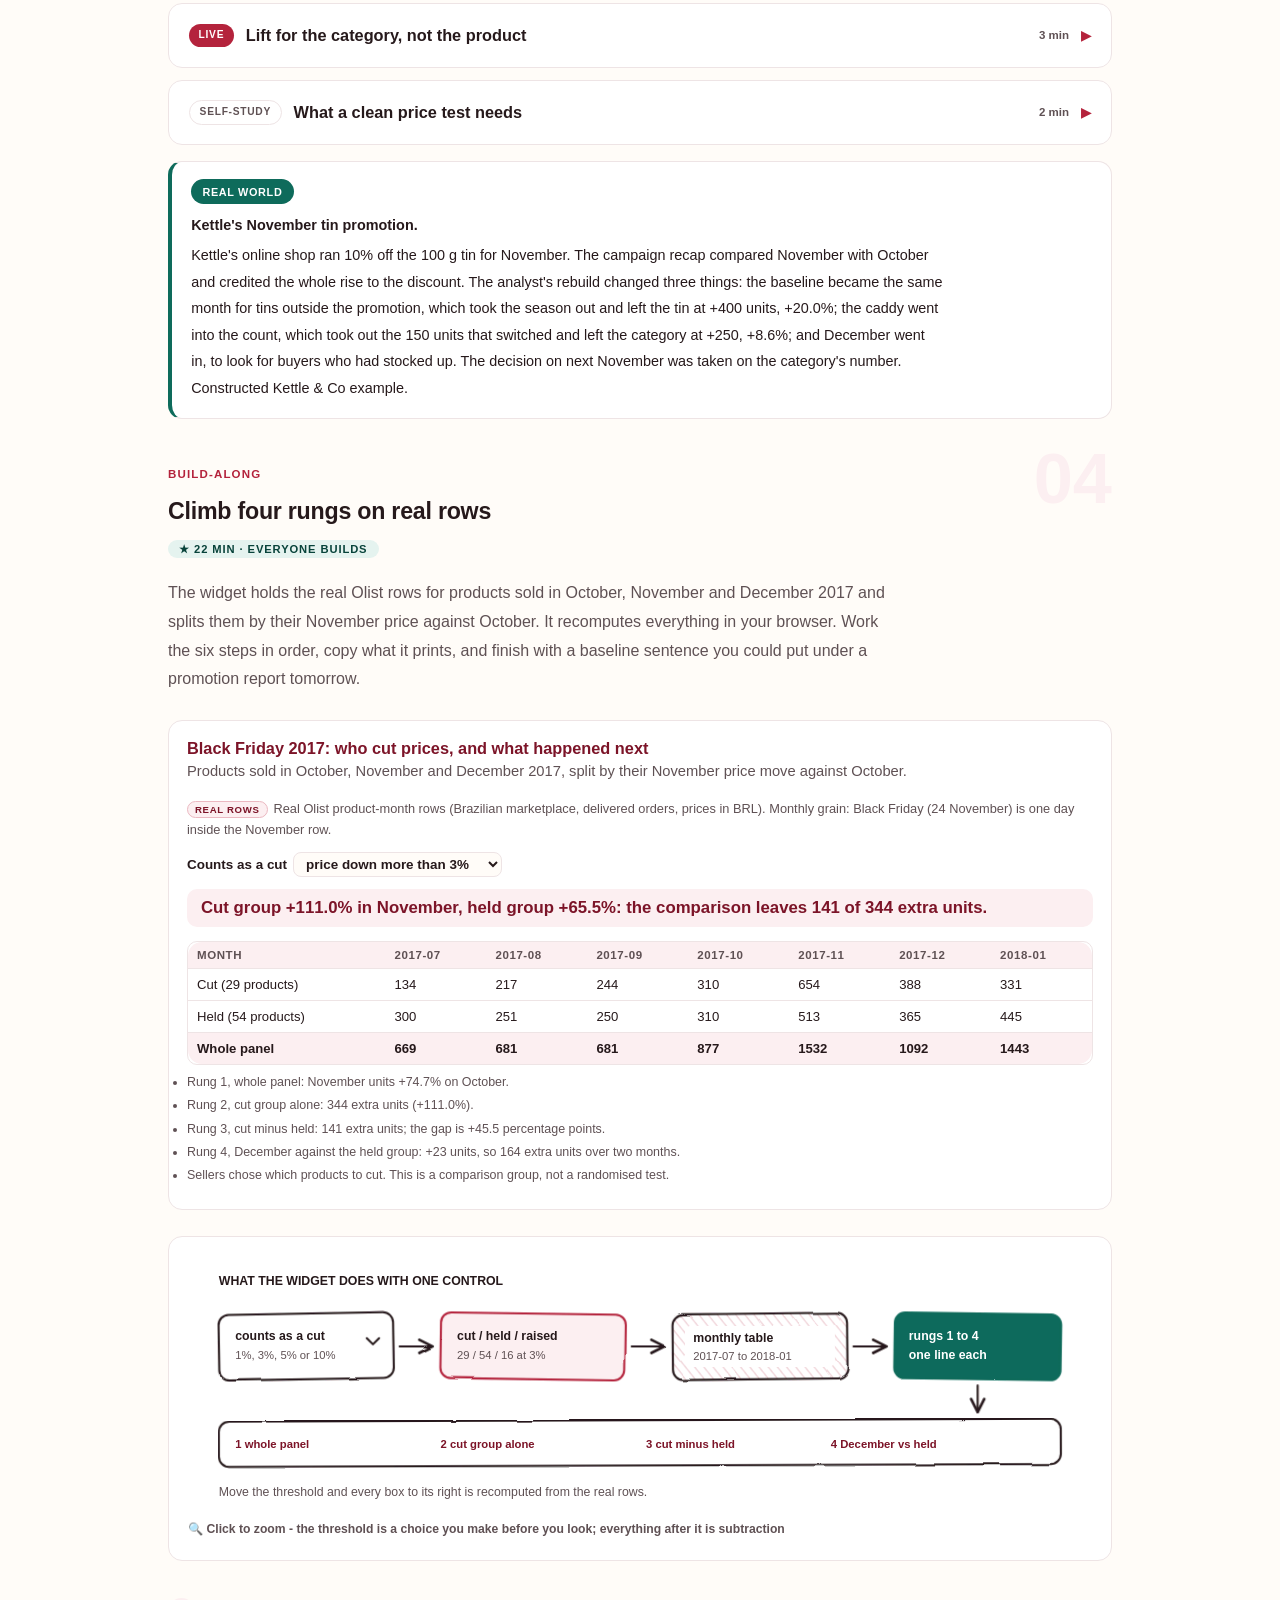
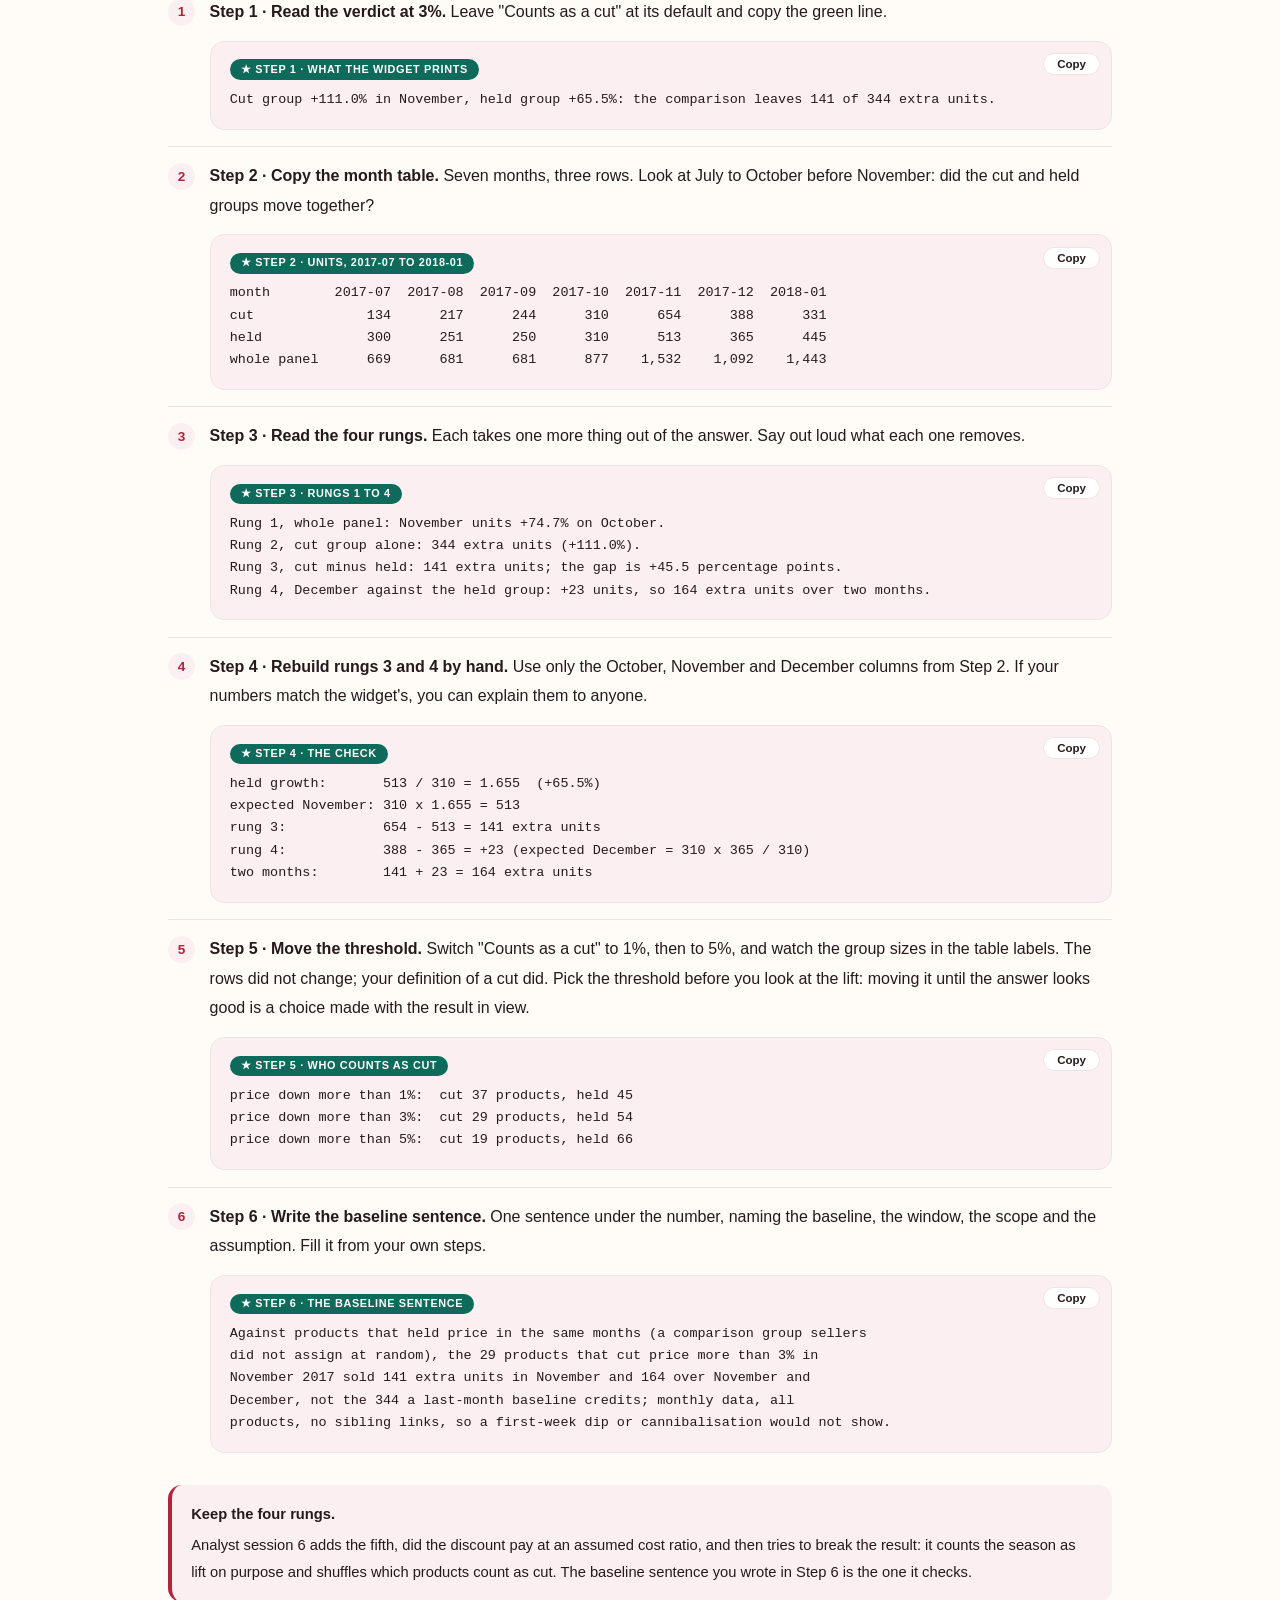
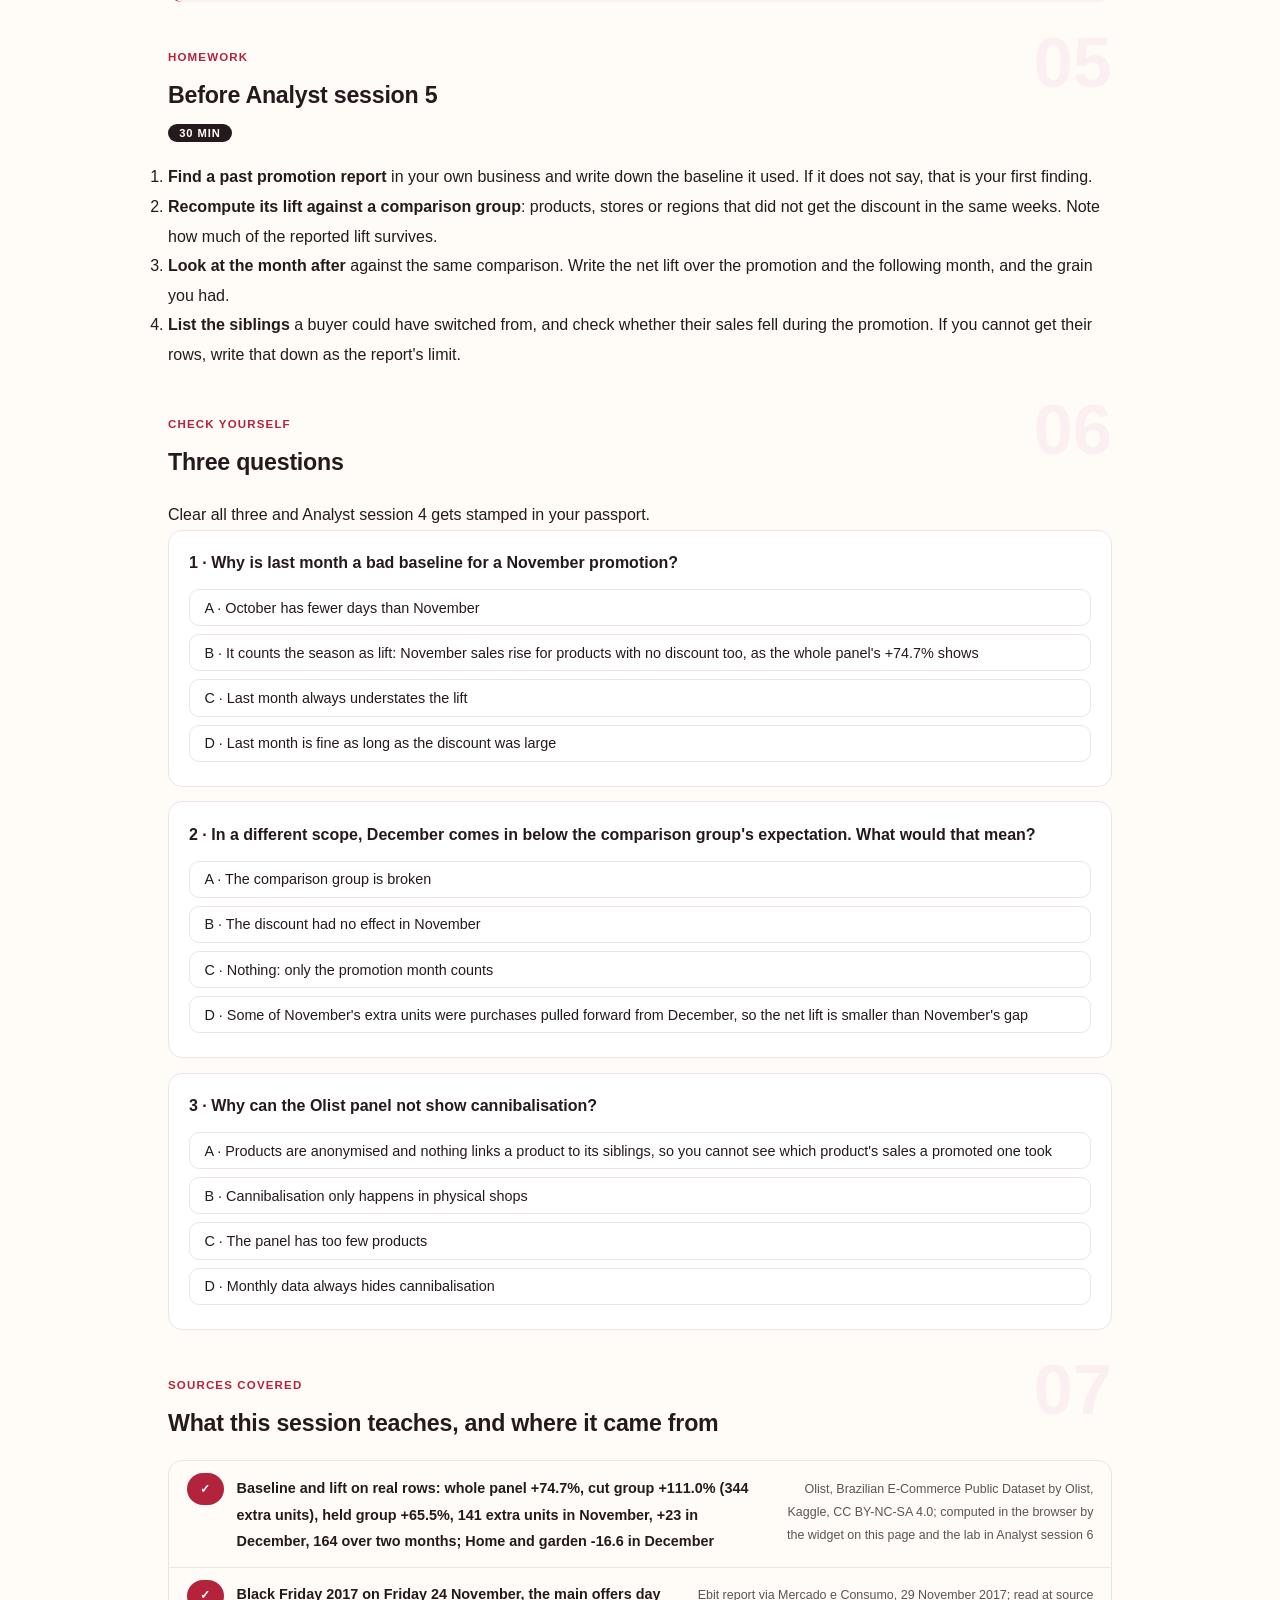
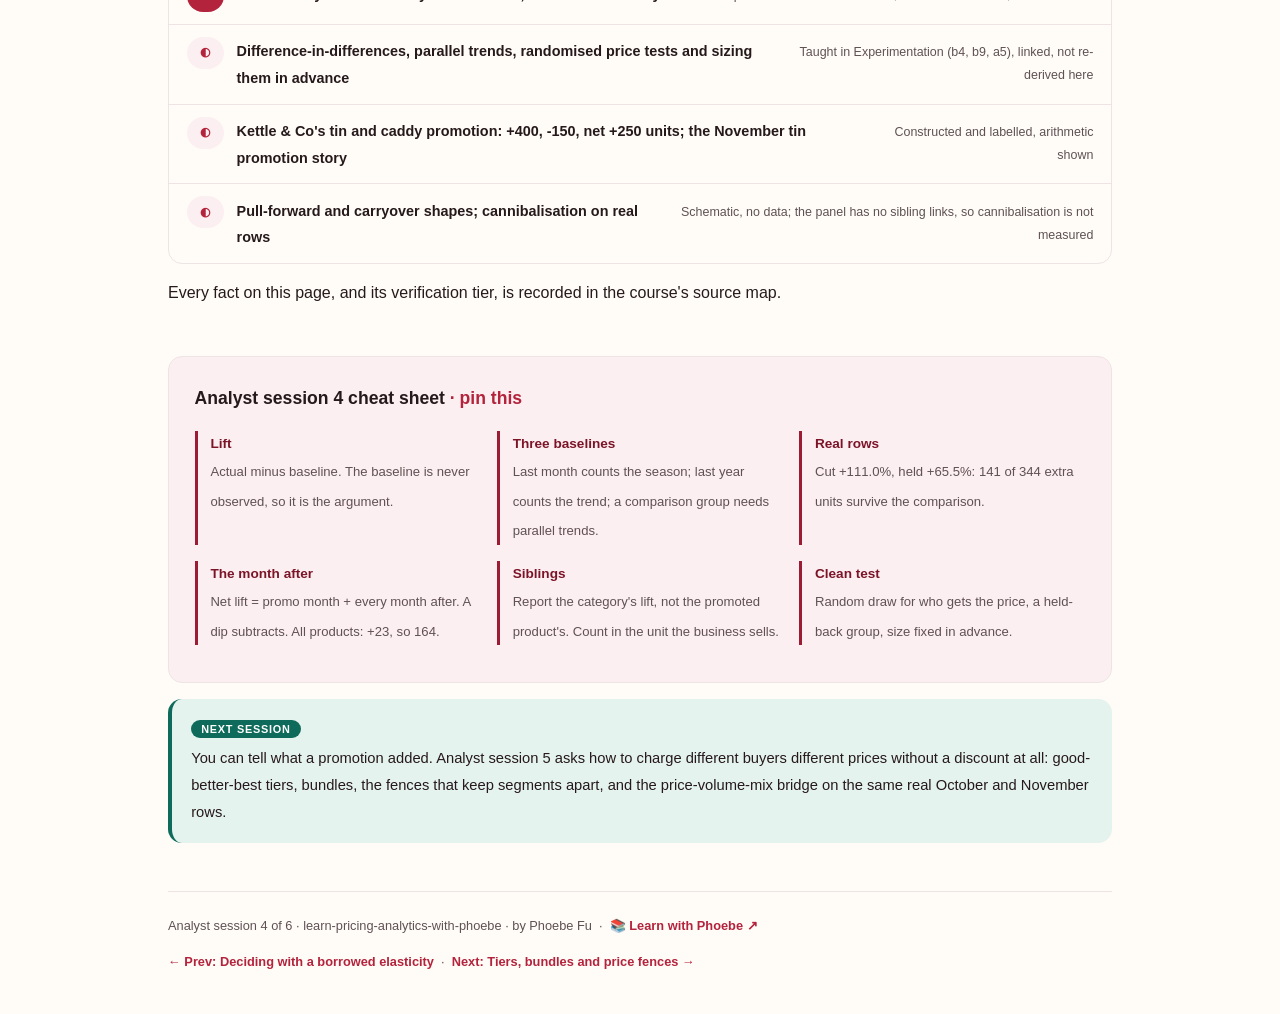
<file: courses/a4-promo-lift-and-the-dip-after.html>
<!DOCTYPE html>
<html lang="en">
<head>
<meta charset="UTF-8">
<meta name="viewport" content="width=device-width, initial-scale=1.0">
<!-- social:start -->
<meta name="description" content="Analyst session 4 of 6. Promo lift and the dip after: lift is actual minus baseline, three baselines and what each one counts, pull-forward and carryover in the months after, cannibalisation between sibling products, and how a clean price test is set up. Real Olist rows around Black Friday 2017; Kettle &amp; Co examples are constructed.">
<meta property="og:type" content="article">
<meta property="og:site_name" content="Learn with Phoebe">
<meta property="og:title" content="Promo lift and the dip after - learn pricing analytics with phoebe">
<meta property="og:description" content="Analyst session 4 of 6. The baseline is the whole argument: real Black Friday 2017 rows, a comparison group, and the month after.">
<meta property="og:url" content="https://phoebefu6.github.io/learn-pricing-analytics-with-phoebe/courses/a4-promo-lift-and-the-dip-after.html">
<meta property="og:image" content="https://phoebefu6.github.io/learn-pricing-analytics-with-phoebe/assets/og-cover.png">
<meta property="og:image:width" content="1200">
<meta property="og:image:height" content="630">
<meta name="twitter:card" content="summary_large_image">
<meta name="twitter:title" content="Promo lift and the dip after - learn pricing analytics with phoebe">
<meta name="twitter:description" content="Analyst session 4 of 6. Baseline, lift, the month after and the siblings, on real rows.">
<meta name="twitter:image" content="https://phoebefu6.github.io/learn-pricing-analytics-with-phoebe/assets/og-cover.png">
<!-- social:end -->
<title>Analyst session 4 · Promo lift and the dip after - learn pricing analytics with phoebe</title>
<link rel="stylesheet" href="../assets/style.css?v=2">
</head>
<body>

<div class="toolbar">
  <div class="wrap">
    <span class="crumb"><a href="../index.html">learn-pricing-analytics-with-phoebe</a> / Analyst session 4 of 6</span>
    <button class="btn" id="toggle-all" type="button">Expand all</button>
    <button class="btn primary" id="zoom-toggle" type="button">Projector zoom: off</button>
  </div>
</div>

<header class="masthead">
  <div class="wrap">
    <div class="eyebrow">Learn Pricing Analytics with Phoebe · Analyst session 4 of 6</div>
    <h1>Promo lift and the <span class="accent">dip after</span></h1>
    <p class="sub">A promotion report says the discount added so many units. That number is actual sales minus a baseline, the sales you would have had without the discount, and nobody ever observes the baseline. Choose it badly and the season, the trend or next month's sales get credited to the price cut. Tonight works three baselines on real Olist marketplace rows around Black Friday 2017, looks at the month after for a dip, and asks what a promoted product took from its siblings.</p>
    <div class="chip-row">
      <span class="chip level">🟡 Analyst</span>
      <span class="chip audience">Analysts who build pricing and margin reporting</span>
      <span class="chip audience">Hands-on in the browser</span>
      <span class="chip time">45 min</span>
    </div>
    <div class="agenda">
      <span class="a1" style="flex:1">0-3 · Welcome</span>
      <span class="a2" style="flex:4">3-18 · Baseline, the month after, the siblings</span>
      <span class="a3" style="flex:5">18-40 · Build-along: four rungs on real rows</span>
      <span class="a4" style="flex:1">40-45 · Q&amp;A</span>
    </div>
  </div>
</header>

<main class="wrap">

  <section class="section" id="intro">
    <div class="section-kicker">
      <span class="klabel">Part 0</span>
      <h2>Where we start</h2>
    </div>
    <p class="lede">Analyst session 3 decided with a number somebody else measured. Tonight you measure one. The rows are real: real Olist marketplace rows (Brazilian e-commerce, delivered orders, prices in BRL), monthly units and mean prices for every product sold in October, November and December 2017. Some sellers cut their November price and some did not. That split is the only reason a fair lift can be computed at all, and it comes with a condition: sellers chose which products to cut, so the comparison rests on an assumption you will learn to say out loud.</p>

    <div class="legend">
      <span class="pill">🎫 Clear all three quiz questions to stamp your passport</span>
      <span class="pill">Live = presented in the 45 minutes</span>
      <span class="pill">Self-study = the full depth, after class</span>
      <span class="pill">★ Build-along = everyone builds it</span>
    </div>

    <div class="callout win">
      <p><strong>★ What you walk out with tonight.</strong> Three baselines and what each one quietly counts as lift; the four-rung climb from a naive November jump to a two-month net lift on real rows; a check of the month after for pull-forward; and one baseline sentence you can put under any promotion number before it reaches a commercial lead.</p>
    </div>
  </section>

  <section class="section" id="part-1">
    <div class="section-kicker">
      <span class="klabel">Part 1 · covers baseline and lift</span>
      <h2>Lift is actual minus baseline, and the baseline is the argument</h2>
      <span class="tag concept">5 min live</span>
    </div>
    <p class="lede">Actual sales are on the report. The baseline is a claim about a month that did not happen. Last month as the baseline counts the season as lift. The same month last year counts a year of growth as lift. A comparison group in the same month, products that did not get the discount, takes the season out, but only if those products would have moved in step with the promoted ones. On the real rows the choice changes the answer by more than half.</p>

    <figure class="zoomable">
      <svg viewBox="0 0 880 330" xmlns="http://www.w3.org/2000/svg" role="img" aria-label="Two lines of monthly units for real Olist products, October to December 2017. The 29 products that cut price more than 3 percent in November went from 310 to 654 to 388 units. The 54 products that held price went from 310 to 513 to 365. Both groups started at 310 units in October. The gap between the lines is shaded: 141 units in November and 23 in December, 164 over the two months. The held group's growth of 65.5 percent sets the cut group's expected November at 513 units.">
        <defs>
          <filter id="a4aSk" x="-3%" y="-3%" width="106%" height="106%"><feTurbulence type="fractalNoise" baseFrequency="0.02" numOctaves="2" seed="61" result="n"/><feDisplacementMap in="SourceGraphic" in2="n" scale="2.4" xChannelSelector="R" yChannelSelector="G"/></filter>
          <pattern id="a4aHc" patternUnits="userSpaceOnUse" width="7" height="7" patternTransform="rotate(-38)"><line x1="0" y1="0" x2="0" y2="7" stroke="#B4233C" stroke-width="1" opacity=".5"/></pattern>
          <marker id="a4aAr" viewBox="0 0 10 10" refX="9" refY="5" markerWidth="8" markerHeight="8" orient="auto"><path d="M1 1 L9 5 L1 9" fill="none" stroke="#26191B" stroke-width="1.6" stroke-linecap="round"/></marker>
        </defs>
        <style>
          .a4aH { font: 800 12px Inter, sans-serif; fill: #26191B; }
          .a4aL { font: 600 12px Inter, sans-serif; fill: #26191B; }
          .a4aS { font: 400 11px Inter, sans-serif; fill: #5F5154; }
          .a4aA { font: 700 11px Inter, sans-serif; fill: #7C1428; }
          .a4aB { font: 800 11px Inter, sans-serif; fill: #08433A; }
          .a4aW { font: 800 12px Inter, sans-serif; fill: #FFFFFF; }
          .a4aN { font: 400 12px Inter, sans-serif; fill: #5F5154; }
        </style>

        <text class="a4aH" x="30" y="26">UNITS SOLD, OCTOBER TO DECEMBER 2017 · CUT VS HELD AT 3%</text>
        <text class="a4aS" x="30" y="44">29 cut and 54 held products · real Olist rows</text>

        <g filter="url(#a4aSk)" fill="none" stroke="#26191B" stroke-width="2" stroke-linecap="round" stroke-linejoin="round">
          <path d="M110 60 L110 280 L700 280"/>
          <path d="M160 252 L400 91.5 L640 215.6 L640 226.3 L400 157.3 Z" fill="#0E6B5B" stroke="#0E6B5B"/>
          <path d="M160 252 L400 157.3 L640 226.3" stroke-dasharray="6 4"/>
          <path d="M160 252 L400 91.5 L640 215.6" stroke="#B4233C" stroke-width="2.6"/>
          <circle cx="160" cy="252" r="4.5" fill="#FFFFFF"/>
          <circle cx="400" cy="91.5" r="4.5" fill="#B4233C" stroke="#B4233C"/>
          <circle cx="640" cy="215.6" r="4.5" fill="#B4233C" stroke="#B4233C"/>
          <circle cx="400" cy="157.3" r="4.5" fill="#FFFFFF"/>
          <circle cx="640" cy="226.3" r="4.5" fill="#FFFFFF"/>
          <rect x="726" y="60" width="134" height="202" rx="10" transform="rotate(0.6 793 161)" fill="#FFFFFF"/>
          <!-- doodle: a price tag -->
          <path d="M796 20 L830 20 L842 31 L830 42 L796 42 Z" transform="rotate(-4 819 31)"/>
          <circle cx="803" cy="31" r="2.5"/>
        </g>

        <text class="a4aS" x="100" y="260.7" text-anchor="end">300</text>
        <text class="a4aS" x="100" y="167.3" text-anchor="end">500</text>
        <text class="a4aS" x="100" y="74" text-anchor="end">700</text>
        <text class="a4aA" x="44" y="226" transform="rotate(-90 44 226)">units sold</text>

        <text class="a4aS" x="170" y="272">both 310</text>
        <text class="a4aA" x="400" y="80" text-anchor="middle">cut 654</text>
        <rect x="368" y="172" width="64" height="17" rx="4" fill="#FFFFFF"/>
        <text class="a4aL" x="400" y="184" text-anchor="middle">held 513</text>
        <text class="a4aW" x="446" y="157">+141</text>
        <text class="a4aA" x="652" y="210">cut 388</text>
        <text class="a4aL" x="652" y="236">held 365</text>

        <text class="a4aS" x="160" y="298" text-anchor="middle">October</text>
        <text class="a4aS" x="400" y="298" text-anchor="middle">November</text>
        <text class="a4aS" x="640" y="298" text-anchor="middle">December</text>

        <text class="a4aH" x="740" y="84">THE GAP</text>
        <text class="a4aS" x="740" y="106">Nov: 654 - 513</text>
        <text class="a4aB" x="740" y="124">= 141 units</text>
        <text class="a4aS" x="740" y="150">Dec: 388 - 365</text>
        <text class="a4aB" x="740" y="168">= 23 units</text>
        <text class="a4aS" x="740" y="194">two months</text>
        <text class="a4aB" x="740" y="212">= 164 units</text>
        <text class="a4aS" x="740" y="238">dashed = held</text>

        <text class="a4aN" x="30" y="320">Held growth 513 / 310 = +65.5%, so the cut group's expected November is 513. Real Olist rows.</text>
      </svg>
      <figcaption>🔍 Click to zoom - the held line is the cut group's baseline; only the shaded gap is the discount's</figcaption>
    </figure>

    <details class="card" open>
      <summary><span class="mode live">Live</span>Three baselines, three lifts<span class="mini">3 min</span><span class="caret">▶</span></summary>
      <div class="body">
        <p><strong>Last month.</strong> October as the baseline for November. The cut group went from 310 to 654 units: 344 extra units, +111.0%. That number counts Black Friday, the run-up to Christmas and everything else November brings. Across the whole panel, products that cut and products that did not, November units rose +74.7% on October. Most of the cut group's jump would have happened anyway.</p>
        <p><strong>The same month last year.</strong> November 2016 as the baseline for November 2017. It takes the season out, because both rows are Novembers, and puts a year of growth in: a marketplace that grew through 2017 shows lift from growth alone. The rows here start in July 2017, so this baseline cannot be computed on them. On your own data, scale last year's month by the year's trend before you subtract, and say that you did.</p>
        <p><strong>A comparison group in the same month.</strong> The 54 products that held price grew +65.5% from October to November. Applied to the cut group's October, that growth sets an expected November of 513 units. 654 minus 513 leaves 141 extra units, out of the 344 that last month credited. The comparison keeps the season out of the answer as long as the held products would have tracked the cut ones without the discount.</p>
        <div class="prompt-box good"><span class="label">★ The arithmetic, on real rows</span>last month:        654 - 310 = 344 extra units (+111.0%)
comparison group:  310 x (513 / 310) = 513 expected
                   654 - 513 = 141 extra units
share of the naive figure the comparison keeps: 141 / 344 = 41%</div>
      </div>
    </details>

    <details class="card">
      <summary><span class="mode self">Self-study</span>Parallel trends, in one paragraph<span class="mini">2 min</span><span class="caret">▶</span></summary>
      <div class="body">
        <p>The comparison group works only if, without any discount, the cut products would have grown at the held products' rate. That is the parallel-trends assumption, and on these rows it is an assumption, not a fact: sellers chose which products to cut. A seller who cut price on the products they expected to sell best at Black Friday would make the cut group look better than the discount deserves; a seller who cut price on slow movers would do the opposite. Look at the months before: if the two groups moved together from July to October, the assumption is easier to believe, never proven. The method and its checks are taught in <a href="https://phoebefu6.github.io/learn-experimentation-with-phoebe/courses/b9-difference-in-differences.html">Experimentation, difference-in-differences ↗</a>; when you cannot assign the discount yourself, read <a href="https://phoebefu6.github.io/learn-experimentation-with-phoebe/courses/a5-when-you-cant-randomize.html">Experimentation, when you can't randomize ↗</a>.</p>
      </div>
    </details>

    <div class="callout example">
      <span class="ex-pill">Real world</span>
      <p><strong>Black Friday sits inside the November row.</strong> Brazil's Black Friday 2017 fell on Friday 24 November; the Ebit report, via Mercado e Consumo on 29 November 2017, called it the main offers day. Every product on the marketplace felt it, whether or not its seller cut the price. That is why the whole panel rose +74.7% in November, and why a promotion report that uses October as the baseline hands Black Friday to the discount.</p>
    </div>
  </section>

  <section class="section" id="part-2">
    <div class="section-kicker">
      <span class="klabel">Part 2 · covers pull-forward and carryover</span>
      <h2>The month after: a dip, or a tail</h2>
      <span class="tag concept">5 min live</span>
    </div>
    <p class="lede">A discount can create new purchases, or it can move purchases that would have happened anyway to an earlier date. If it only moves them, the month after sits below its baseline: customers bought in November what they would have bought in December. That is pull-forward, and the dip is how you see it. The opposite also happens: new buyers come back, and the months after sit above baseline. That is carryover. Either way, the promotion month alone is not the lift.</p>

    <figure class="zoomable">
      <svg viewBox="0 0 880 356" xmlns="http://www.w3.org/2000/svg" role="img" aria-label="A schematic with no data. A dashed baseline runs flat across six months. In the promo month sales spike well above it. After the spike two paths are drawn: a solid path that falls below the baseline in the next month and climbs back over two months, the dip of pull-forward, with the area under the baseline shaded; and a dashed path that stays above the baseline and settles slowly, the raised tail of carryover.">
        <defs>
          <filter id="a4bSk" x="-3%" y="-3%" width="106%" height="106%"><feTurbulence type="fractalNoise" baseFrequency="0.02" numOctaves="2" seed="67" result="n"/><feDisplacementMap in="SourceGraphic" in2="n" scale="2.4" xChannelSelector="R" yChannelSelector="G"/></filter>
          <pattern id="a4bHc" patternUnits="userSpaceOnUse" width="7" height="7" patternTransform="rotate(-38)"><line x1="0" y1="0" x2="0" y2="7" stroke="#B4233C" stroke-width="1" opacity=".5"/></pattern>
          <marker id="a4bAr" viewBox="0 0 10 10" refX="9" refY="5" markerWidth="8" markerHeight="8" orient="auto"><path d="M1 1 L9 5 L1 9" fill="none" stroke="#26191B" stroke-width="1.6" stroke-linecap="round"/></marker>
        </defs>
        <style>
          .a4bH { font: 800 12px Inter, sans-serif; fill: #26191B; }
          .a4bL { font: 600 12px Inter, sans-serif; fill: #26191B; }
          .a4bS { font: 400 11px Inter, sans-serif; fill: #5F5154; }
          .a4bA { font: 700 11px Inter, sans-serif; fill: #7C1428; }
          .a4bB { font: 800 11px Inter, sans-serif; fill: #08433A; }
          .a4bN { font: 400 12px Inter, sans-serif; fill: #5F5154; }
        </style>

        <text class="a4bH" x="30" y="26">THE MONTH AFTER: TWO WAYS A PROMOTION CAN END</text>
        <text class="a4bS" x="30" y="44">schematic, constructed shape: what you look for, not a measurement</text>

        <g filter="url(#a4bSk)" fill="none" stroke="#26191B" stroke-width="2" stroke-linecap="round" stroke-linejoin="round">
          <path d="M220 200 L340 90 L422.5 200 Z" fill="url(#a4bHc)" stroke="none"/>
          <path d="M422.5 200 L460 250 L580 215 L700 200 Z" fill="#0E6B5B" stroke="#0E6B5B"/>
          <path d="M80 200 L800 200" stroke="#5F5154" stroke-dasharray="7 5"/>
          <path d="M100 200 L220 200 L340 90 L460 250 L580 215 L700 200" stroke-width="2.4"/>
          <path d="M340 90 L460 170 L580 185 L700 200" stroke="#7C1428" stroke-dasharray="6 4"/>
          <!-- doodle: a price tag -->
          <path d="M794 22 L828 22 L840 33 L828 44 L794 44 Z" transform="rotate(3 817 33)"/>
          <circle cx="801" cy="33" r="2.5"/>
        </g>

        <text class="a4bS" x="724" y="192">baseline</text>
        <text class="a4bA" x="340" y="78" text-anchor="middle">promo month</text>
        <text class="a4bA" x="110" y="140">spike: the lift you see</text>
        <text class="a4bA" x="500" y="160">carryover: a raised tail</text>
        <text class="a4bB" x="520" y="282" text-anchor="middle">pull-forward: the dip</text>
        <text class="a4bS" x="520" y="298" text-anchor="middle">units bought early, missing later</text>

        <text class="a4bS" x="100" y="322" text-anchor="middle">before</text>
        <text class="a4bS" x="220" y="322" text-anchor="middle">before</text>
        <text class="a4bL" x="340" y="322" text-anchor="middle">promo</text>
        <text class="a4bS" x="460" y="322" text-anchor="middle">after 1</text>
        <text class="a4bS" x="580" y="322" text-anchor="middle">after 2</text>
        <text class="a4bS" x="700" y="322" text-anchor="middle">after 3</text>

        <text class="a4bN" x="30" y="344">Net lift = the spike minus the dip, or plus the tail. Measure the months after before you add it up.</text>
      </svg>
      <figcaption>🔍 Click to zoom - the shaded dip is lift the promo month borrowed; subtract it, or the report counts it twice</figcaption>
    </figure>

    <details class="card">
      <summary><span class="mode live">Live</span>Net lift = promo month + the months after<span class="mini">3 min</span><span class="caret">▶</span></summary>
      <div class="body">
        <p><strong>The rule.</strong> Net lift is the promotion month's extra units plus the extra units, positive or negative, of every month after, each against the same kind of baseline. A dip subtracts; a tail adds. Stop counting when the gap is back to zero, and say how many months you looked at.</p>
        <p><strong>All products, real rows.</strong> In December the cut group sold 388 units against an expected 365 from the held group's growth: +23 units, not a dip. Add it to November's 141 and the two-month net lift is 164 extra units. At monthly grain, for all products, there is no sign of pull-forward.</p>
        <p><strong>One category, real rows.</strong> Narrow the scope to Home and garden in the lab of Analyst session 6 and the month after turns negative. The lab prints: "Rung 4: December -16.6 units against the held group, so 30.5 extra units over November and December." Same method, a different slice, and the answer changes sign. Report the scope with the number.</p>
        <div class="prompt-box good"><span class="label">★ Net lift over two months, all products</span>November: 654 - 513 = +141
December: 388 - 365 =  +23
net:      141 + 23  = 164 extra units</div>
      </div>
    </details>

    <details class="card">
      <summary><span class="mode self">Self-study</span>Stockpiling and why daily data matters<span class="mini">2 min</span><span class="caret">▶</span></summary>
      <div class="body">
        <p>Products that keep, like tea, detergent or batteries, invite stockpiling: a buyer who would have bought one a month buys three at the discount and nothing for two months. Products that spoil, or that buyers cannot store, have less room for it. That is where to look hardest for a dip.</p>
        <p>The grain decides what you can see. These rows are monthly, so Black Friday is one day inside the November row and December is one number. A dip in December's first week that recovers by Christmas would vanish inside the month total; the rows cannot tell you whether that happened. Daily or weekly data, with the same comparison group, would show Black Friday itself and the days after it. When the dip matters to the decision, ask for the finer grain before you declare there was none.</p>
      </div>
    </details>

    <div class="callout example">
      <span class="ex-pill">Real world</span>
      <p><strong>The dip that depended on the slice.</strong> On the real Olist rows, all products together show December above the comparison: +23 units. The 37 Home and garden products, 16 cut and 20 held, show December below it: -16.6 units, leaving 30.5 extra units over the two months. Neither answer is wrong. A promotion review that reports only the total would never see that one category gave back part of its November.</p>
    </div>
  </section>

  <section class="section" id="part-3">
    <div class="section-kicker">
      <span class="klabel">Part 3 · covers cannibalisation and price test design</span>
      <h2>The siblings pay for it, and the test that would tell you</h2>
      <span class="tag concept">5 min live</span>
    </div>
    <p class="lede">A promoted product can take its extra units from a sibling: the same buyer, the same occasion, a cheaper pack this month. The promoted product's lift then counts sales the category already had. Measuring it needs sales of the siblings beside the promoted product, and the Olist panel does not carry that link: products are anonymised, with no tie between a product and its siblings. So cannibalisation is taught here on a constructed Kettle example, and on the real rows it stays unmeasured.</p>

    <figure class="zoomable">
      <svg viewBox="0 0 880 312" xmlns="http://www.w3.org/2000/svg" role="img" aria-label="A constructed Kettle example in units against each product's baseline in the promo month. The promoted 100 gram tin rose from 2,000 to 2,400, plus 400 units. Its sibling, the 250 gram caddy, fell from 900 to 750, minus 150 units, drawn as a bar to the left of zero with an arrow showing those units switching to the tin. The category net is 2,900 to 3,150, plus 250 units. Category lift is 8.6 percent against the tin's 20.0 percent. In grams of tea, plus 40 kilograms minus 37.5 kilograms is plus 2.5 kilograms.">
        <defs>
          <filter id="a4cSk" x="-3%" y="-3%" width="106%" height="106%"><feTurbulence type="fractalNoise" baseFrequency="0.02" numOctaves="2" seed="71" result="n"/><feDisplacementMap in="SourceGraphic" in2="n" scale="2.4" xChannelSelector="R" yChannelSelector="G"/></filter>
          <pattern id="a4cHc" patternUnits="userSpaceOnUse" width="7" height="7" patternTransform="rotate(-38)"><line x1="0" y1="0" x2="0" y2="7" stroke="#B4233C" stroke-width="1" opacity=".5"/></pattern>
          <marker id="a4cAr" viewBox="0 0 10 10" refX="9" refY="5" markerWidth="8" markerHeight="8" orient="auto"><path d="M1 1 L9 5 L1 9" fill="none" stroke="#26191B" stroke-width="1.6" stroke-linecap="round"/></marker>
        </defs>
        <style>
          .a4cH { font: 800 12px Inter, sans-serif; fill: #26191B; }
          .a4cL { font: 600 12px Inter, sans-serif; fill: #26191B; }
          .a4cS { font: 400 11px Inter, sans-serif; fill: #5F5154; }
          .a4cA { font: 700 11px Inter, sans-serif; fill: #7C1428; }
          .a4cB { font: 800 11px Inter, sans-serif; fill: #08433A; }
          .a4cW { font: 800 12px Inter, sans-serif; fill: #FFFFFF; }
          .a4cN { font: 400 12px Inter, sans-serif; fill: #5F5154; }
        </style>

        <text class="a4cH" x="30" y="26">UNITS AGAINST BASELINE IN THE PROMO MONTH</text>
        <text class="a4cS" x="30" y="44">Constructed Kettle &amp; Co example</text>

        <g filter="url(#a4cSk)" fill="none" stroke="#26191B" stroke-width="2" stroke-linecap="round" stroke-linejoin="round">
          <path d="M400 58 L400 248"/>
          <rect x="400" y="70" width="320" height="34" rx="4" transform="rotate(-0.6 560 87)" fill="#B4233C" stroke="#B4233C"/>
          <rect x="280" y="130" width="120" height="34" rx="4" transform="rotate(0.6 340 147)" fill="url(#a4cHc)"/>
          <path d="M500 148 L700 114" marker-end="url(#a4cAr)"/>
          <rect x="400" y="200" width="200" height="34" rx="4" transform="rotate(-0.5 500 217)" fill="#0E6B5B" stroke="#0E6B5B"/>
          <!-- doodle: a tea tin -->
          <rect x="818" y="20" width="24" height="28" rx="3" transform="rotate(3 830 34)"/>
          <path d="M816 26 L844 26"/>
        </g>

        <text class="a4cL" x="30" y="84">100 g tin, promoted</text>
        <text class="a4cS" x="30" y="100">2,000 to 2,400</text>
        <text class="a4cW" x="412" y="92">+400 units</text>

        <text class="a4cL" x="30" y="144">250 g caddy, sibling</text>
        <text class="a4cS" x="30" y="160">900 to 750</text>
        <text class="a4cA" x="412" y="152">-150 units</text>
        <text class="a4cS" x="560" y="168">switched to the tin, not new</text>

        <text class="a4cL" x="30" y="214">category, net</text>
        <text class="a4cS" x="30" y="230">2,900 to 3,150</text>
        <text class="a4cW" x="412" y="222">+250 units</text>
        <text class="a4cB" x="620" y="214">category lift +8.6%</text>
        <text class="a4cS" x="620" y="230">tin alone: +20.0%</text>

        <text class="a4cN" x="30" y="276">In tea, not tins: +400 x 100 g = +40 kg; -150 x 250 g = -37.5 kg; net +2.5 kg.</text>
        <text class="a4cN" x="30" y="298">Report the category's lift. The tin's +400 counts the caddy's lost sales as a win.</text>
      </svg>
      <figcaption>🔍 Click to zoom - the promoted product's bar is not the promotion's result; the green category bar is</figcaption>
    </figure>

    <details class="card">
      <summary><span class="mode live">Live</span>Lift for the category, not the product<span class="mini">3 min</span><span class="caret">▶</span></summary>
      <div class="body">
        <p><strong>The question.</strong> The decision was "should we discount the tin?", and the business lives on the category, not the tin. So the lift that answers it is the category's: promoted product plus every sibling a buyer could have switched from, each against its own baseline.</p>
        <p><strong>Kettle, constructed.</strong> In the promotion month the 100 g tin sold 2,400 against a baseline of 2,000: +400 units, +20.0%. The 250 g caddy sold 750 against 900: -150 units. Category net: +250 units on a baseline of 2,900, +8.6%. Count in tea and it nearly disappears: the tin added 40 kg, the caddy lost 37.5 kg, so the category sold 2.5 kg more tea, at a discount on the tin.</p>
        <div class="prompt-box good"><span class="label">★ Category lift · Constructed Kettle &amp; Co example</span>tin:      2,400 - 2,000 = +400 units   (400 / 2,000 = +20.0%)
caddy:      750 -   900 = -150 units
category: 3,150 - 2,900 = +250 units   (250 / 2,900 = +8.6%)
in tea:   400 x 100 g = 40 kg; 150 x 250 g = 37.5 kg; net +2.5 kg</div>
        <p><strong>On the real rows.</strong> The Olist panel cannot do this. Products are anonymised and nothing links a product to its siblings, so a cut product's 141 extra units may include sales taken from a similar product in the held group. If it did, the held group's baseline is a little low and the gap a little high. Say that in the report as a limit, not a footnote.</p>
      </div>
    </details>

    <details class="card">
      <summary><span class="mode self">Self-study</span>What a clean price test needs<span class="mini">2 min</span><span class="caret">▶</span></summary>
      <div class="body">
        <p>Everything above reads a promotion after the fact, with a comparison group sellers chose. A test you design removes that weak point. Three things make it clean. <strong>Randomise who gets the price</strong>: by store, region, customer or week, decided by a random draw, so the cut group cannot be the products or customers someone expected to do well. <strong>Hold a group back</strong>: a share that keeps the old price through the test and the weeks after, so you can see both the lift and the dip against the same baseline. <strong>Size it in advance</strong>: decide how many units or customers you need to see the lift you care about before you start, and do not stop early because the number looks good.</p>
        <p>The sizing and the analysis belong to <a href="https://phoebefu6.github.io/learn-experimentation-with-phoebe/courses/b4-run-an-ab-test.html">Experimentation, run an A/B test ↗</a>; use its method rather than a rule of thumb. For price tests, add two pricing-specific checks: measure the siblings as well as the tested product, and run long enough to cover the month after.</p>
      </div>
    </details>

    <div class="callout example">
      <span class="ex-pill">Real world</span>
      <p><strong>Kettle's November tin promotion.</strong> Kettle's online shop ran 10% off the 100 g tin for November. The campaign recap compared November with October and credited the whole rise to the discount. The analyst's rebuild changed three things: the baseline became the same month for tins outside the promotion, which took the season out and left the tin at +400 units, +20.0%; the caddy went into the count, which took out the 150 units that switched and left the category at +250, +8.6%; and December went in, to look for buyers who had stocked up. The decision on next November was taken on the category's number. Constructed Kettle &amp; Co example.</p>
    </div>
  </section>

  <section class="section" id="demo-1">
    <div class="section-kicker">
      <span class="klabel">Build-along</span>
      <h2>Climb four rungs on real rows</h2>
      <span class="tag demo">★ 22 min · everyone builds</span>
    </div>
    <p class="lede">The widget holds the real Olist rows for products sold in October, November and December 2017 and splits them by their November price against October. It recomputes everything in your browser. Work the six steps in order, copy what it prints, and finish with a baseline sentence you could put under a promotion report tomorrow.</p>

    <div class="pra-widget" data-mode="promo"></div>

    <figure class="zoomable">
      <svg viewBox="0 0 880 246" xmlns="http://www.w3.org/2000/svg" role="img" aria-label="A hand-drawn map of the widget. A threshold control, 1, 3, 5 or 10 percent, decides which products count as cut. That splits the products into cut, held and raised groups, 29, 54 and 16 at 3 percent. The split feeds a monthly table from 2017-07 to 2018-01, which feeds four rungs: whole panel, cut group alone, cut minus held, and December against the held group.">
        <defs>
          <filter id="a4dSk" x="-3%" y="-3%" width="106%" height="106%"><feTurbulence type="fractalNoise" baseFrequency="0.02" numOctaves="2" seed="73" result="n"/><feDisplacementMap in="SourceGraphic" in2="n" scale="2.4" xChannelSelector="R" yChannelSelector="G"/></filter>
          <pattern id="a4dHc" patternUnits="userSpaceOnUse" width="7" height="7" patternTransform="rotate(-38)"><line x1="0" y1="0" x2="0" y2="7" stroke="#B4233C" stroke-width="1" opacity=".5"/></pattern>
          <marker id="a4dAr" viewBox="0 0 10 10" refX="9" refY="5" markerWidth="8" markerHeight="8" orient="auto"><path d="M1 1 L9 5 L1 9" fill="none" stroke="#26191B" stroke-width="1.6" stroke-linecap="round"/></marker>
        </defs>
        <style>
          .a4dH { font: 800 12px Inter, sans-serif; fill: #26191B; }
          .a4dL { font: 600 12px Inter, sans-serif; fill: #26191B; }
          .a4dS { font: 400 11px Inter, sans-serif; fill: #5F5154; }
          .a4dA { font: 700 11px Inter, sans-serif; fill: #7C1428; }
          .a4dW { font: 800 12px Inter, sans-serif; fill: #FFFFFF; }
          .a4dN { font: 400 12px Inter, sans-serif; fill: #5F5154; }
        </style>

        <text class="a4dH" x="30" y="28">WHAT THE WIDGET DOES WITH ONE CONTROL</text>

        <g filter="url(#a4dSk)" fill="none" stroke="#26191B" stroke-width="2" stroke-linecap="round" stroke-linejoin="round">
          <rect x="30" y="56" width="170" height="64" rx="10" transform="rotate(-1 115 88)" fill="#FFFFFF"/>
          <!-- doodle: a dropdown chevron -->
          <path d="M174 80 L180 86 L186 80"/>
          <path d="M206 88 L238 88" marker-end="url(#a4dAr)"/>
          <rect x="246" y="56" width="180" height="64" rx="10" transform="rotate(0.8 336 88)" fill="#FCEFF1" stroke="#B4233C"/>
          <path d="M432 88 L464 88" marker-end="url(#a4dAr)"/>
          <rect x="472" y="56" width="170" height="64" rx="10" transform="rotate(-0.6 557 88)" fill="url(#a4dHc)"/>
          <path d="M648 88 L680 88" marker-end="url(#a4dAr)"/>
          <rect x="688" y="56" width="162" height="64" rx="10" transform="rotate(0.8 769 88)" fill="#0E6B5B" stroke="#0E6B5B"/>
          <path d="M769 126 L769 152" marker-end="url(#a4dAr)"/>
          <rect x="30" y="160" width="820" height="44" rx="10" transform="rotate(-0.2 440 182)" fill="#FFFFFF"/>
        </g>

        <rect x="484" y="68" width="146" height="40" rx="6" fill="#FFFFFF"/>

        <text class="a4dL" x="46" y="82">counts as a cut</text>
        <text class="a4dS" x="46" y="100">1%, 3%, 5% or 10%</text>
        <text class="a4dL" x="262" y="82">cut / held / raised</text>
        <text class="a4dS" x="262" y="100">29 / 54 / 16 at 3%</text>
        <text class="a4dL" x="492" y="84">monthly table</text>
        <text class="a4dS" x="492" y="101">2017-07 to 2018-01</text>
        <text class="a4dW" x="702" y="82">rungs 1 to 4</text>
        <text class="a4dW" x="702" y="100">one line each</text>

        <text class="a4dA" x="46" y="187">1 whole panel</text>
        <text class="a4dA" x="246" y="187">2 cut group alone</text>
        <text class="a4dA" x="446" y="187">3 cut minus held</text>
        <text class="a4dA" x="626" y="187">4 December vs held</text>

        <text class="a4dN" x="30" y="234">Move the threshold and every box to its right is recomputed from the real rows.</text>
      </svg>
      <figcaption>🔍 Click to zoom - the threshold is a choice you make before you look; everything after it is subtraction</figcaption>
    </figure>

    <div class="steps">
      <div class="step">
        <p><strong>Step 1 · Read the verdict at 3%.</strong> Leave "Counts as a cut" at its default and copy the green line.</p>
        <div class="prompt-box good"><span class="label">★ Step 1 · what the widget prints</span>Cut group +111.0% in November, held group +65.5%: the comparison leaves 141 of 344 extra units.</div>
      </div>
      <div class="step">
        <p><strong>Step 2 · Copy the month table.</strong> Seven months, three rows. Look at July to October before November: did the cut and held groups move together?</p>
        <div class="prompt-box good"><span class="label">★ Step 2 · units, 2017-07 to 2018-01</span>month        2017-07  2017-08  2017-09  2017-10  2017-11  2017-12  2018-01
cut              134      217      244      310      654      388      331
held             300      251      250      310      513      365      445
whole panel      669      681      681      877    1,532    1,092    1,443</div>
      </div>
      <div class="step">
        <p><strong>Step 3 · Read the four rungs.</strong> Each takes one more thing out of the answer. Say out loud what each one removes.</p>
        <div class="prompt-box good"><span class="label">★ Step 3 · rungs 1 to 4</span>Rung 1, whole panel: November units +74.7% on October.
Rung 2, cut group alone: 344 extra units (+111.0%).
Rung 3, cut minus held: 141 extra units; the gap is +45.5 percentage points.
Rung 4, December against the held group: +23 units, so 164 extra units over two months.</div>
      </div>
      <div class="step">
        <p><strong>Step 4 · Rebuild rungs 3 and 4 by hand.</strong> Use only the October, November and December columns from Step 2. If your numbers match the widget's, you can explain them to anyone.</p>
        <div class="prompt-box good"><span class="label">★ Step 4 · the check</span>held growth:       513 / 310 = 1.655  (+65.5%)
expected November: 310 x 1.655 = 513
rung 3:            654 - 513 = 141 extra units
rung 4:            388 - 365 = +23 (expected December = 310 x 365 / 310)
two months:        141 + 23 = 164 extra units</div>
      </div>
      <div class="step">
        <p><strong>Step 5 · Move the threshold.</strong> Switch "Counts as a cut" to 1%, then to 5%, and watch the group sizes in the table labels. The rows did not change; your definition of a cut did. Pick the threshold before you look at the lift: moving it until the answer looks good is a choice made with the result in view.</p>
        <div class="prompt-box good"><span class="label">★ Step 5 · who counts as cut</span>price down more than 1%:  cut 37 products, held 45
price down more than 3%:  cut 29 products, held 54
price down more than 5%:  cut 19 products, held 66</div>
      </div>
      <div class="step">
        <p><strong>Step 6 · Write the baseline sentence.</strong> One sentence under the number, naming the baseline, the window, the scope and the assumption. Fill it from your own steps.</p>
        <div class="prompt-box good"><span class="label">★ Step 6 · the baseline sentence</span>Against products that held price in the same months (a comparison group sellers
did not assign at random), the 29 products that cut price more than 3% in
November 2017 sold 141 extra units in November and 164 over November and
December, not the 344 a last-month baseline credits; monthly data, all
products, no sibling links, so a first-week dip or cannibalisation would not show.</div>
      </div>
    </div>

    <div class="callout tip">
      <p><strong>Keep the four rungs.</strong> Analyst session 6 adds the fifth, did the discount pay at an assumed cost ratio, and then tries to break the result: it counts the season as lift on purpose and shuffles which products count as cut. The baseline sentence you wrote in Step 6 is the one it checks.</p>
    </div>
  </section>

  <section class="section" id="exercise">
    <div class="section-kicker">
      <span class="klabel">Homework</span>
      <h2>Before Analyst session 5</h2>
      <span class="tag exercise">30 min</span>
    </div>
    <ol>
      <li><strong>Find a past promotion report</strong> in your own business and write down the baseline it used. If it does not say, that is your first finding.</li>
      <li><strong>Recompute its lift against a comparison group</strong>: products, stores or regions that did not get the discount in the same weeks. Note how much of the reported lift survives.</li>
      <li><strong>Look at the month after</strong> against the same comparison. Write the net lift over the promotion and the following month, and the grain you had.</li>
      <li><strong>List the siblings</strong> a buyer could have switched from, and check whether their sales fell during the promotion. If you cannot get their rows, write that down as the report's limit.</li>
    </ol>
  </section>

  <section class="section" id="quiz">
    <div class="section-kicker">
      <span class="klabel">Check yourself</span>
      <h2>Three questions</h2>
    </div>
    <p>Clear all three and Analyst session 4 gets stamped in your passport.</p>

    <div class="quiz-q" data-answer="1">
      <p class="qtext">1 · Why is last month a bad baseline for a November promotion?</p>
      <button class="qopt" type="button">A · October has fewer days than November</button>
      <button class="qopt" type="button">B · It counts the season as lift: November sales rise for products with no discount too, as the whole panel's +74.7% shows</button>
      <button class="qopt" type="button">C · Last month always understates the lift</button>
      <button class="qopt" type="button">D · Last month is fine as long as the discount was large</button>
      <p class="qwhy">On the real rows the cut group's last-month lift was 344 extra units; against products that held price in the same month, 141. The difference is Black Friday and the run-up to Christmas, which every product felt.</p>
    </div>

    <div class="quiz-q" data-answer="3">
      <p class="qtext">2 · In a different scope, December comes in below the comparison group's expectation. What would that mean?</p>
      <button class="qopt" type="button">A · The comparison group is broken</button>
      <button class="qopt" type="button">B · The discount had no effect in November</button>
      <button class="qopt" type="button">C · Nothing: only the promotion month counts</button>
      <button class="qopt" type="button">D · Some of November's extra units were purchases pulled forward from December, so the net lift is smaller than November's gap</button>
      <p class="qwhy">A dip after the promotion is the sign of pull-forward. In the Home and garden scope December came in at -16.6 units, leaving 30.5 extra units over the two months. For all products December was +23, no dip at monthly grain.</p>
    </div>

    <div class="quiz-q" data-answer="0">
      <p class="qtext">3 · Why can the Olist panel not show cannibalisation?</p>
      <button class="qopt" type="button">A · Products are anonymised and nothing links a product to its siblings, so you cannot see which product's sales a promoted one took</button>
      <button class="qopt" type="button">B · Cannibalisation only happens in physical shops</button>
      <button class="qopt" type="button">C · The panel has too few products</button>
      <button class="qopt" type="button">D · Monthly data always hides cannibalisation</button>
      <p class="qwhy">Cannibalisation is measured on siblings: the products a buyer would otherwise have bought. Without sibling links the panel can only report the promoted products' lift, which is why the limit belongs in the report.</p>
    </div>

    <p class="quiz-score"></p>
  </section>

  <section class="section" id="official">
    <div class="section-kicker">
      <span class="klabel">Sources covered</span>
      <h2>What this session teaches, and where it came from</h2>
    </div>
    <div class="covered">
      <div class="covered-row"><span class="status pill solid">✓</span><span class="name">Baseline and lift on real rows: whole panel +74.7%, cut group +111.0% (344 extra units), held group +65.5%, 141 extra units in November, +23 in December, 164 over two months; Home and garden -16.6 in December</span><span class="note">Olist, Brazilian E-Commerce Public Dataset by Olist, Kaggle, CC BY-NC-SA 4.0; computed in the browser by the widget on this page and the lab in Analyst session 6</span></div>
      <div class="covered-row"><span class="status pill solid">✓</span><span class="name">Black Friday 2017 on Friday 24 November, the main offers day</span><span class="note">Ebit report via Mercado e Consumo, 29 November 2017; read at source</span></div>
      <div class="covered-row"><span class="status pill light">◐</span><span class="name">Difference-in-differences, parallel trends, randomised price tests and sizing them in advance</span><span class="note">Taught in Experimentation (b4, b9, a5), linked, not re-derived here</span></div>
      <div class="covered-row"><span class="status pill light">◐</span><span class="name">Kettle &amp; Co's tin and caddy promotion: +400, -150, net +250 units; the November tin promotion story</span><span class="note">Constructed and labelled, arithmetic shown</span></div>
      <div class="covered-row"><span class="status pill light">◐</span><span class="name">Pull-forward and carryover shapes; cannibalisation on real rows</span><span class="note">Schematic, no data; the panel has no sibling links, so cannibalisation is not measured</span></div>
    </div>
    <p class="mono" style="margin-top:14px">Every fact on this page, and its verification tier, is recorded in the course's source map.</p>
  </section>

  <section class="cheat" id="cheatsheet">
    <h3>Analyst session 4 cheat sheet <span>· pin this</span></h3>
    <div class="grid-2">
      <div class="cheat-item"><b>Lift</b><span>Actual minus baseline. The baseline is never observed, so it is the argument.</span></div>
      <div class="cheat-item"><b>Three baselines</b><span>Last month counts the season; last year counts the trend; a comparison group needs parallel trends.</span></div>
      <div class="cheat-item"><b>Real rows</b><span>Cut +111.0%, held +65.5%: 141 of 344 extra units survive the comparison.</span></div>
      <div class="cheat-item"><b>The month after</b><span>Net lift = promo month + every month after. A dip subtracts. All products: +23, so 164.</span></div>
      <div class="cheat-item"><b>Siblings</b><span>Report the category's lift, not the promoted product's. Count in the unit the business sells.</span></div>
      <div class="cheat-item"><b>Clean test</b><span>Random draw for who gets the price, a held-back group, size fixed in advance.</span></div>
    </div>
  </section>

  <div class="callout next">
    <span class="nx-pill">Next session</span>
    <p>You can tell what a promotion added. Analyst session 5 asks how to charge different buyers different prices without a discount at all: good-better-best tiers, bundles, the fences that keep segments apart, and the price-volume-mix bridge on the same real October and November rows.</p>
  </div>

  <footer class="pagefoot">
    <span>Analyst session 4 of 6 · learn-pricing-analytics-with-phoebe · by Phoebe Fu &nbsp;·&nbsp; 📚 <a href="https://phoebefu6.github.io/learn-with-phoebe/">Learn with Phoebe ↗</a></span>
    <span><a href="a3-deciding-with-a-borrowed-elasticity.html">← Prev: Deciding with a borrowed elasticity</a> &nbsp;·&nbsp; <a href="a5-tiers-bundles-and-price-fences.html">Next: Tiers, bundles and price fences →</a></span>
  </footer>

</main>

<script src="../assets/pra-sample.js?v=1"></script>
<script src="../assets/pra-live.js?v=1"></script>
<script src="../assets/pra-bench.js?v=1"></script>
<script src="../assets/app.js?v=2"></script>
</body>
</html>
</file>
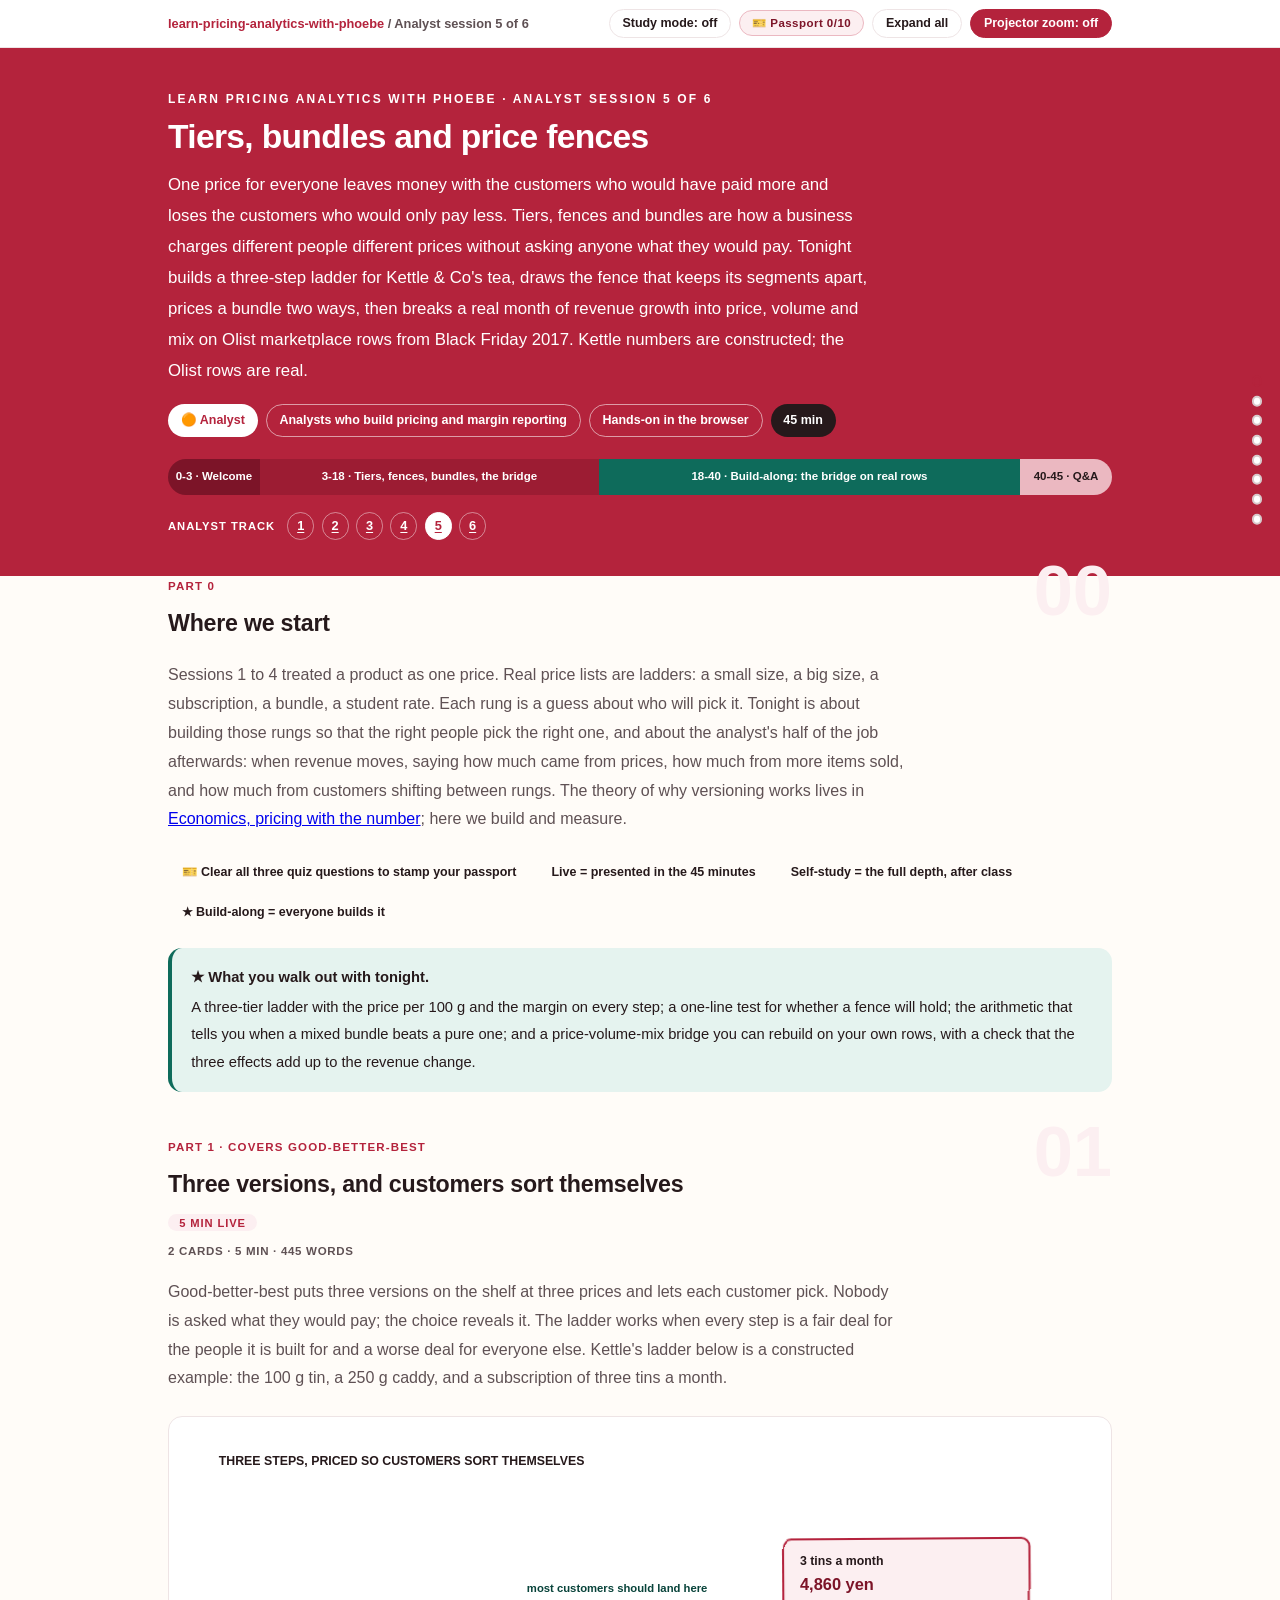
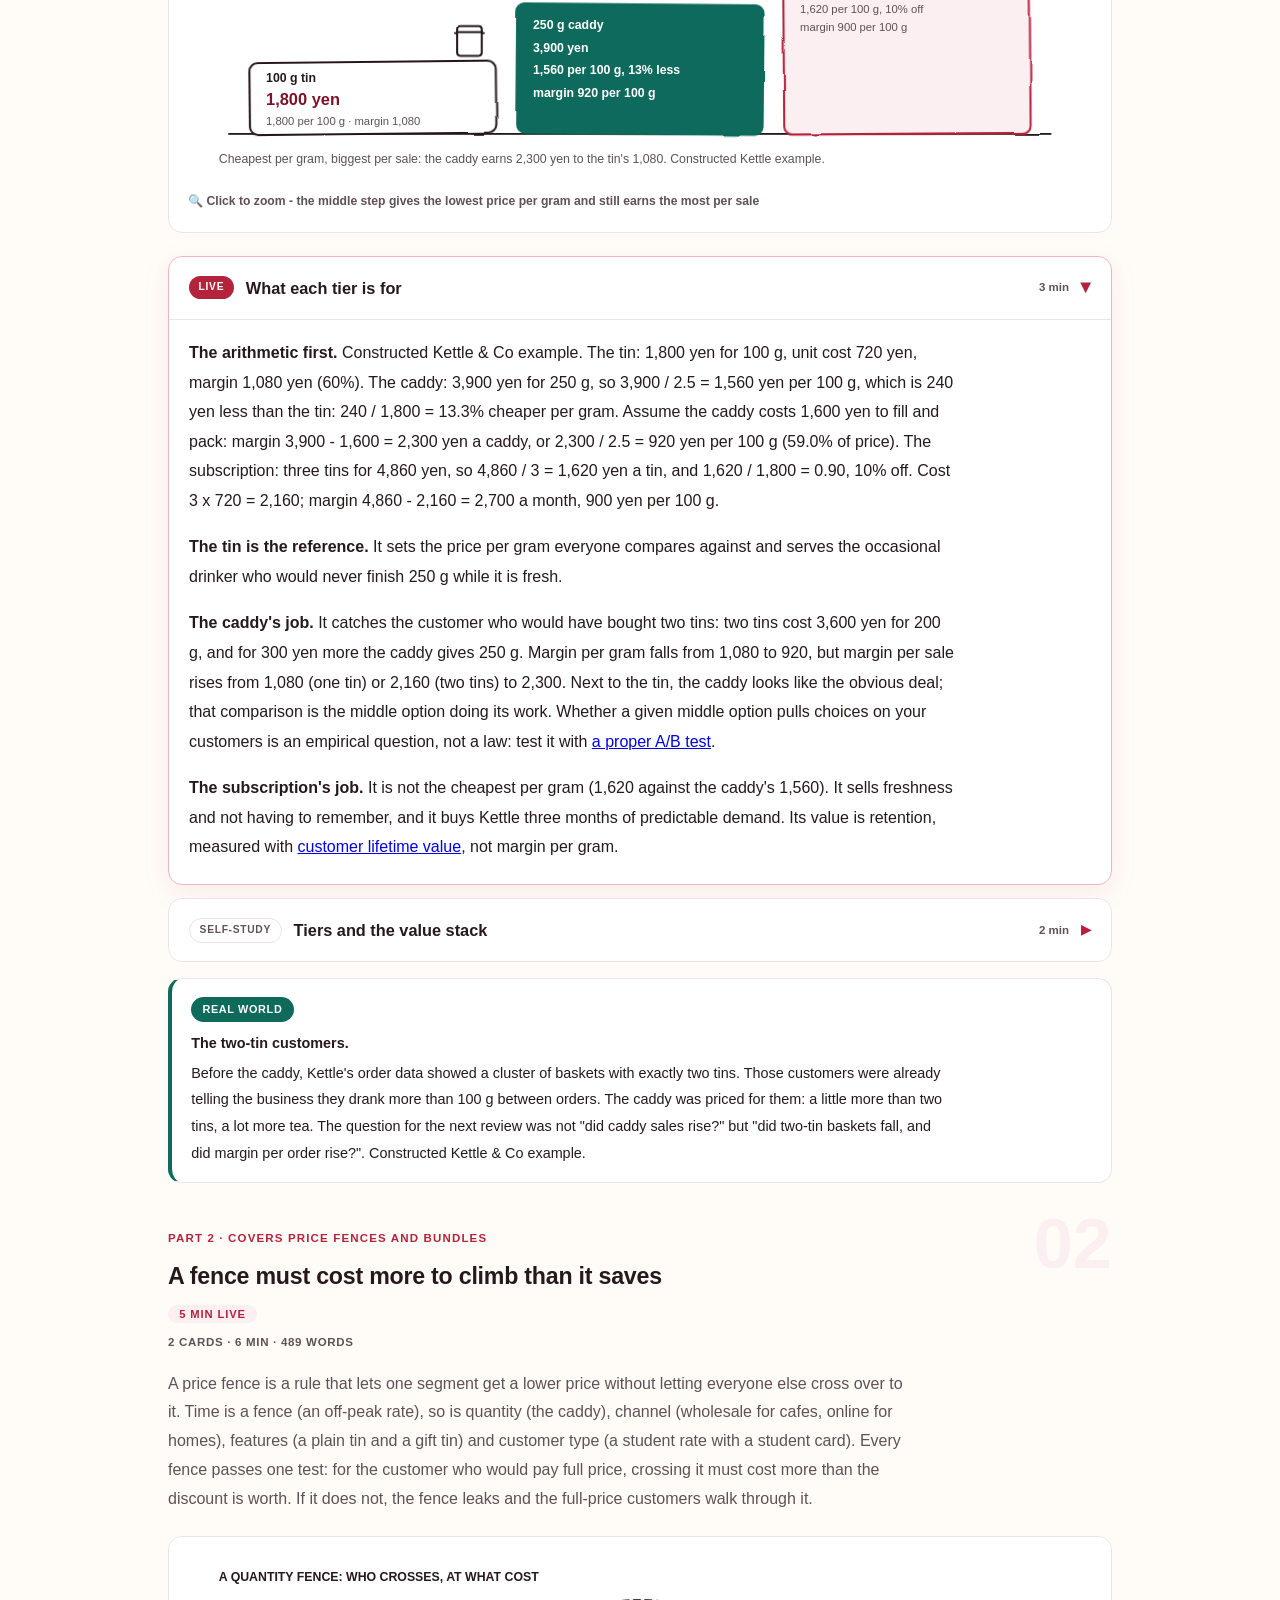
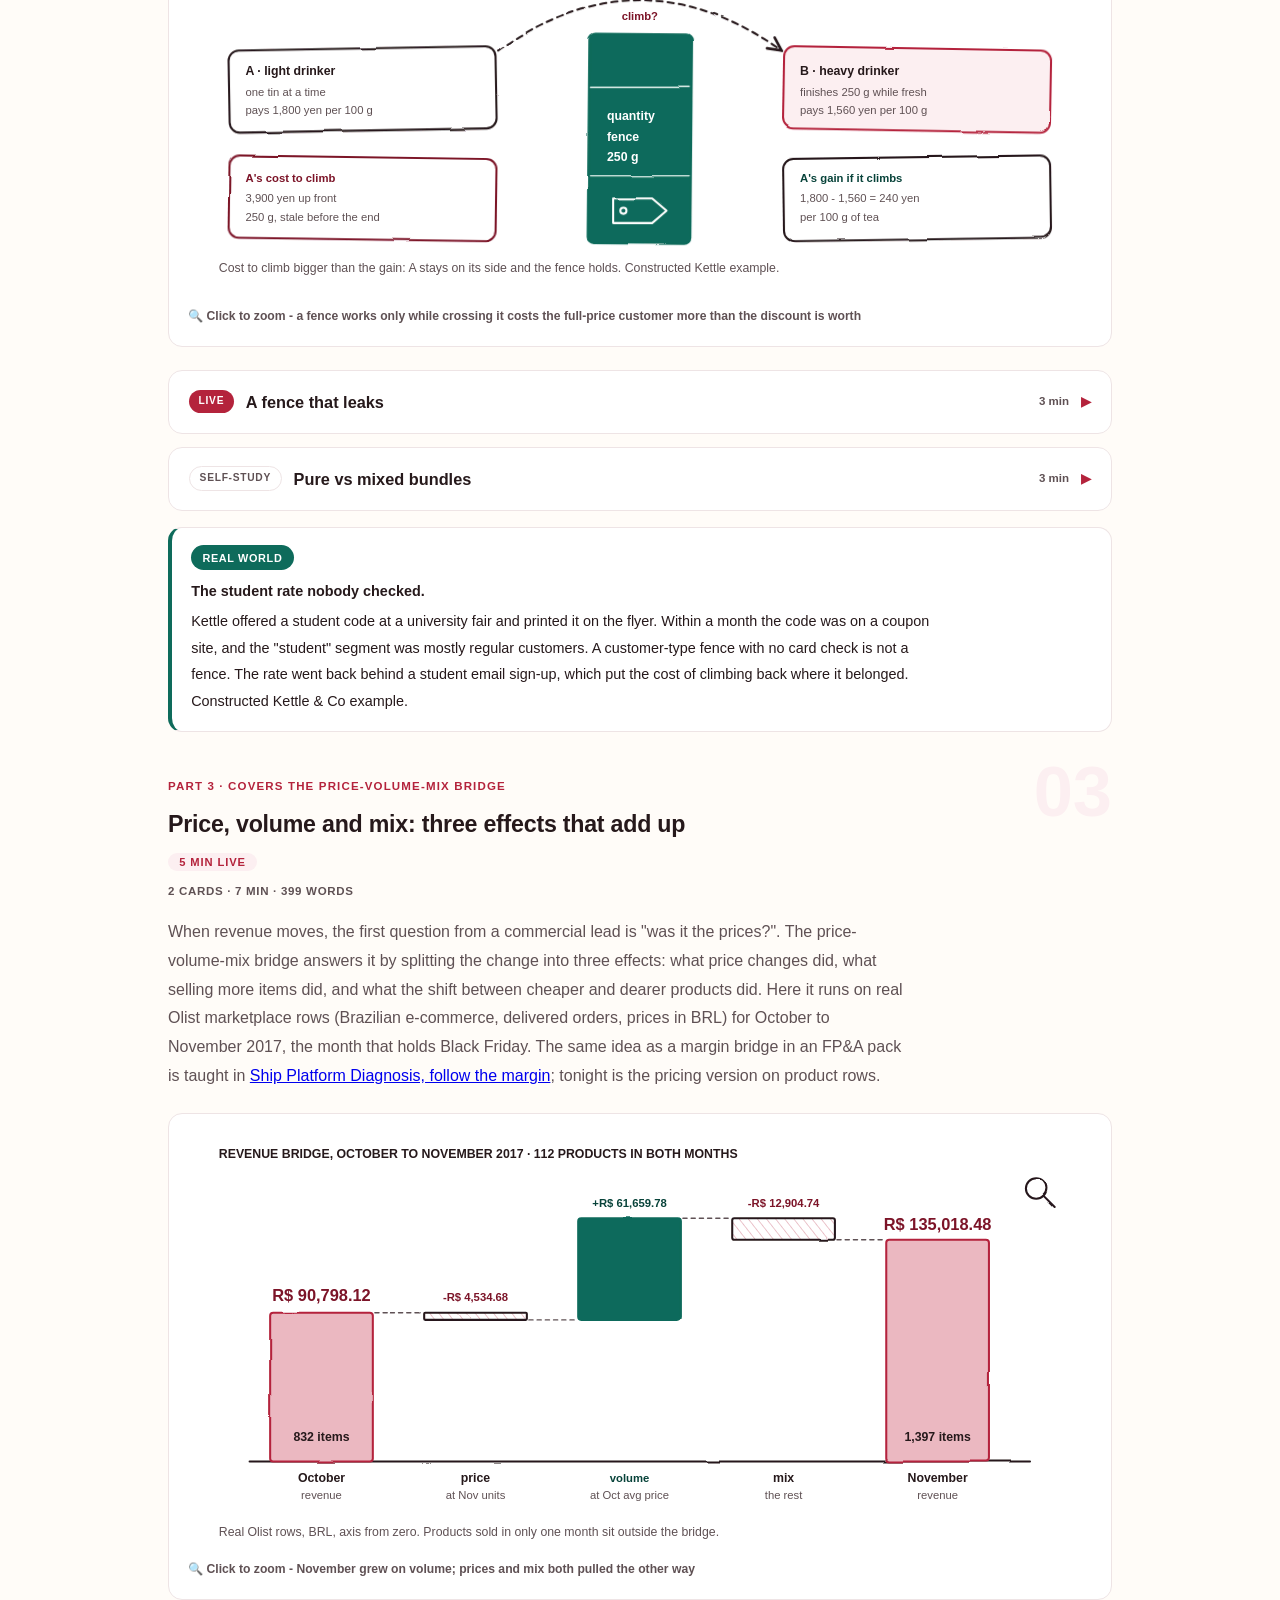
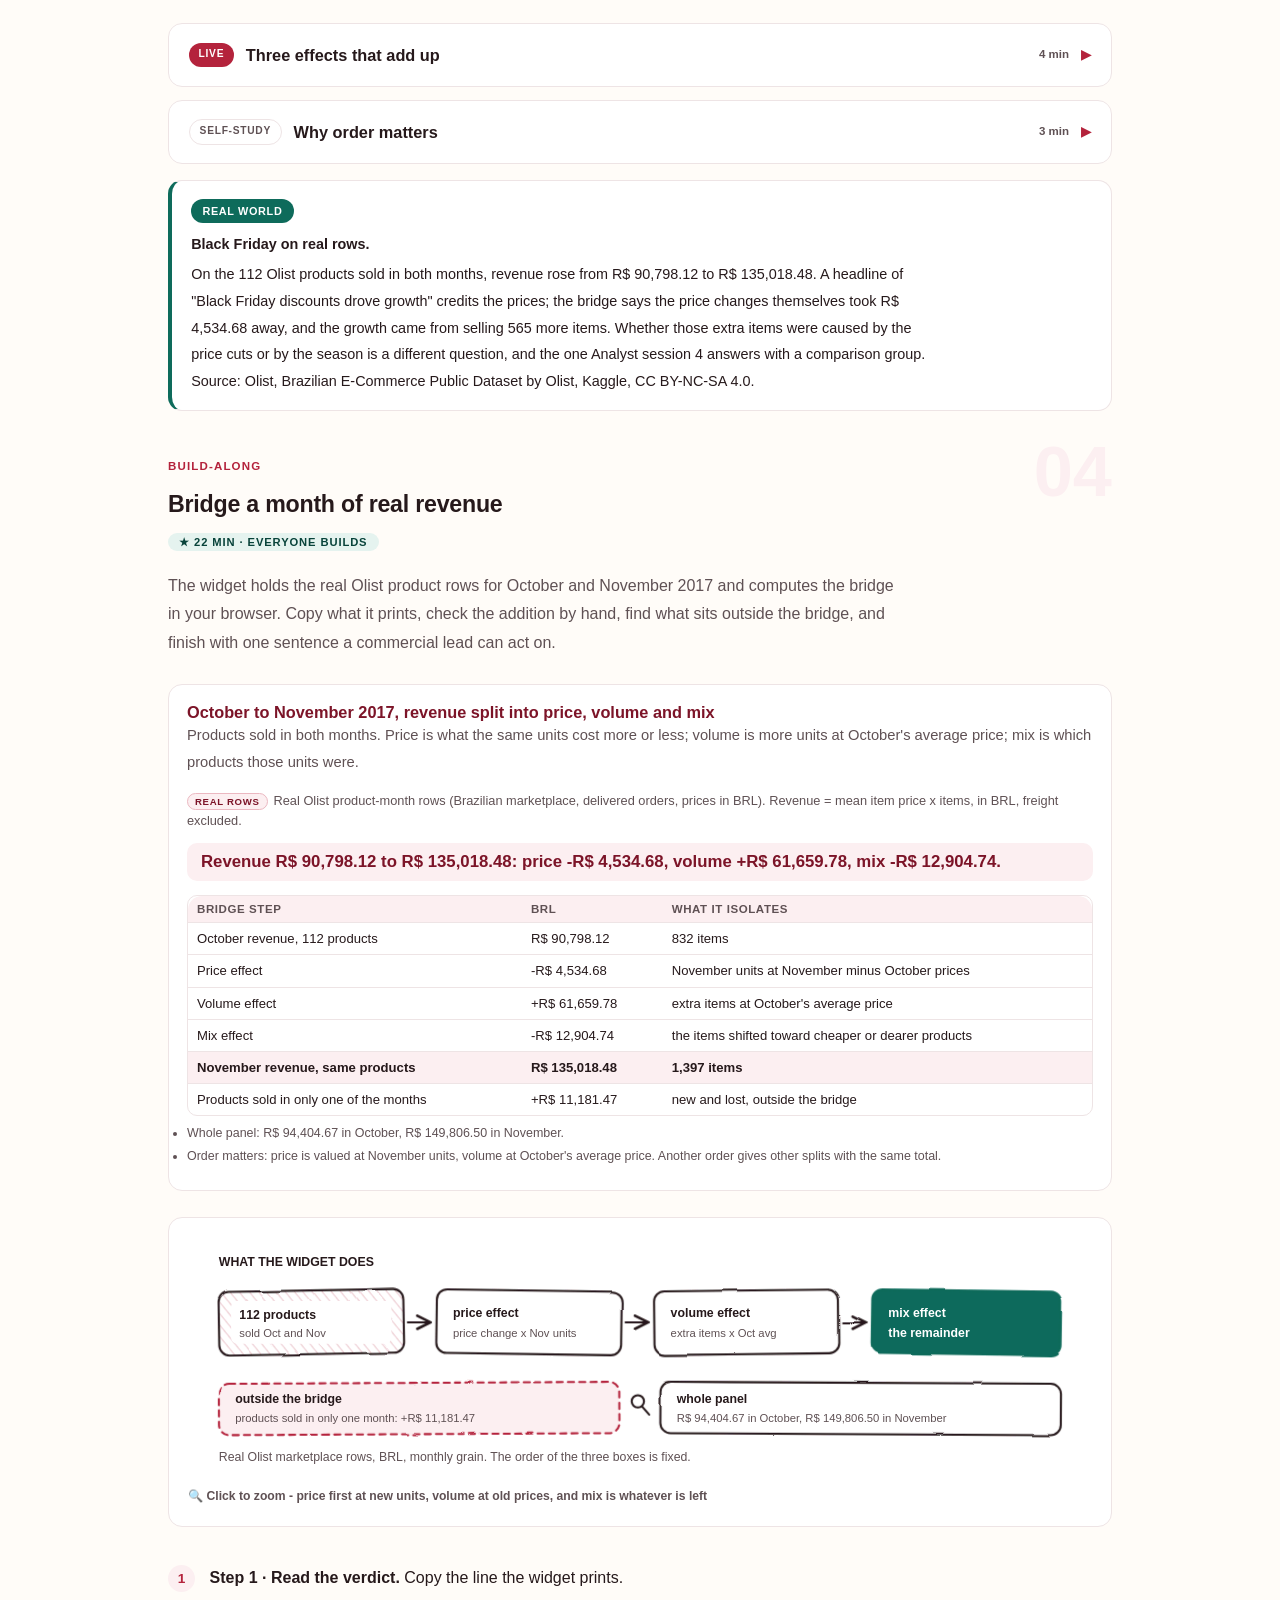
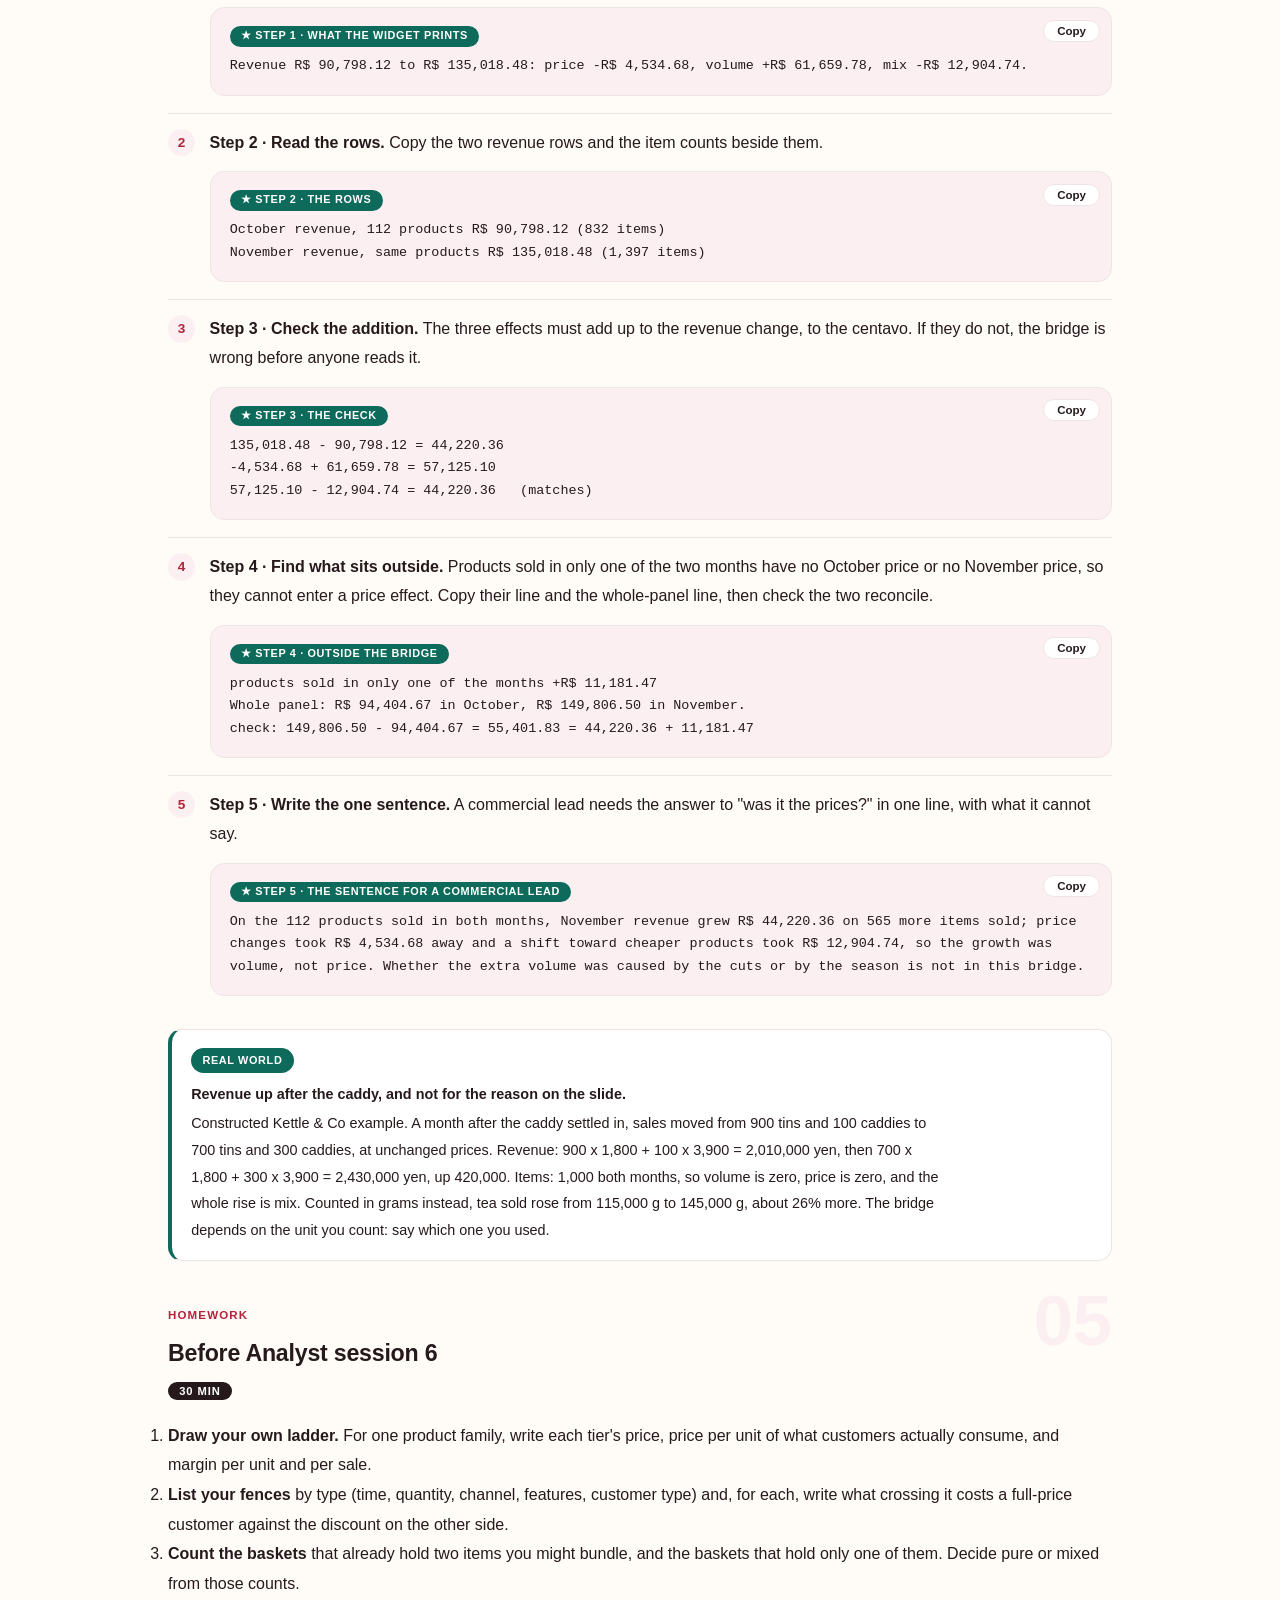
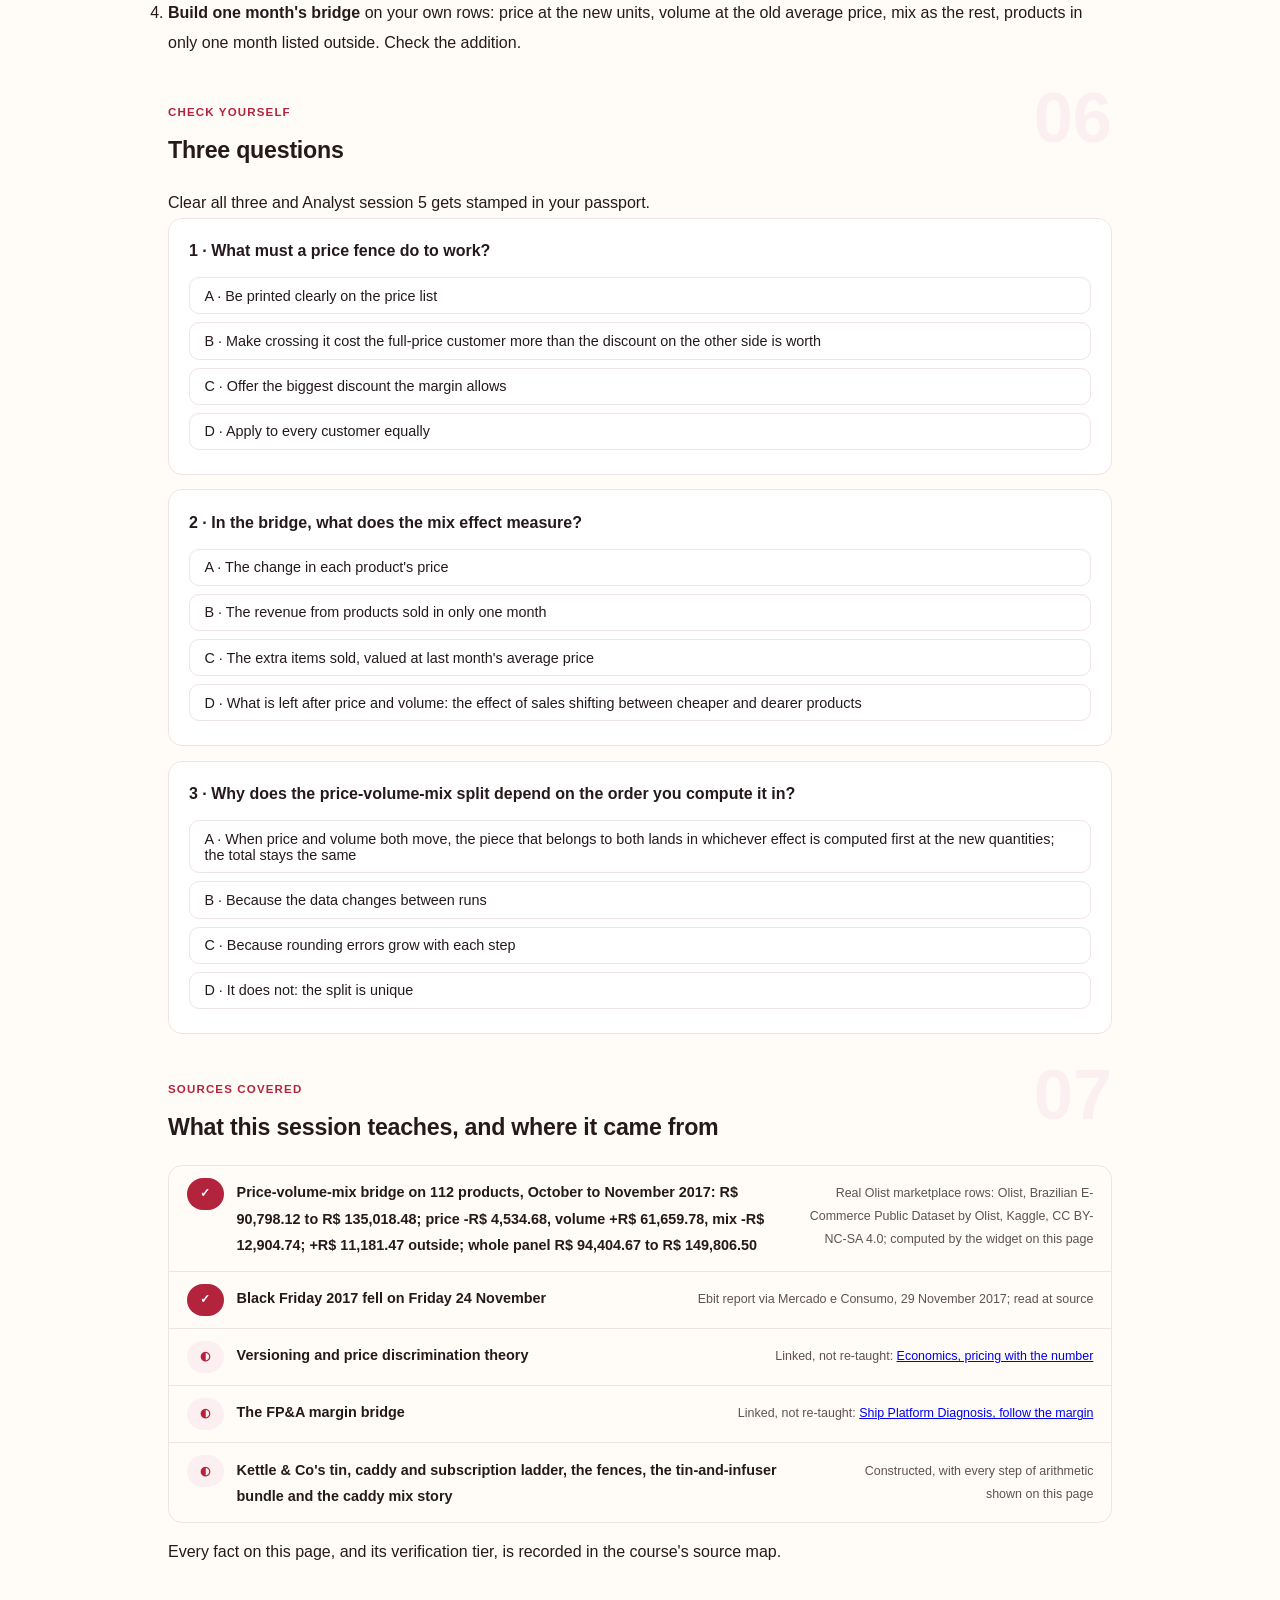
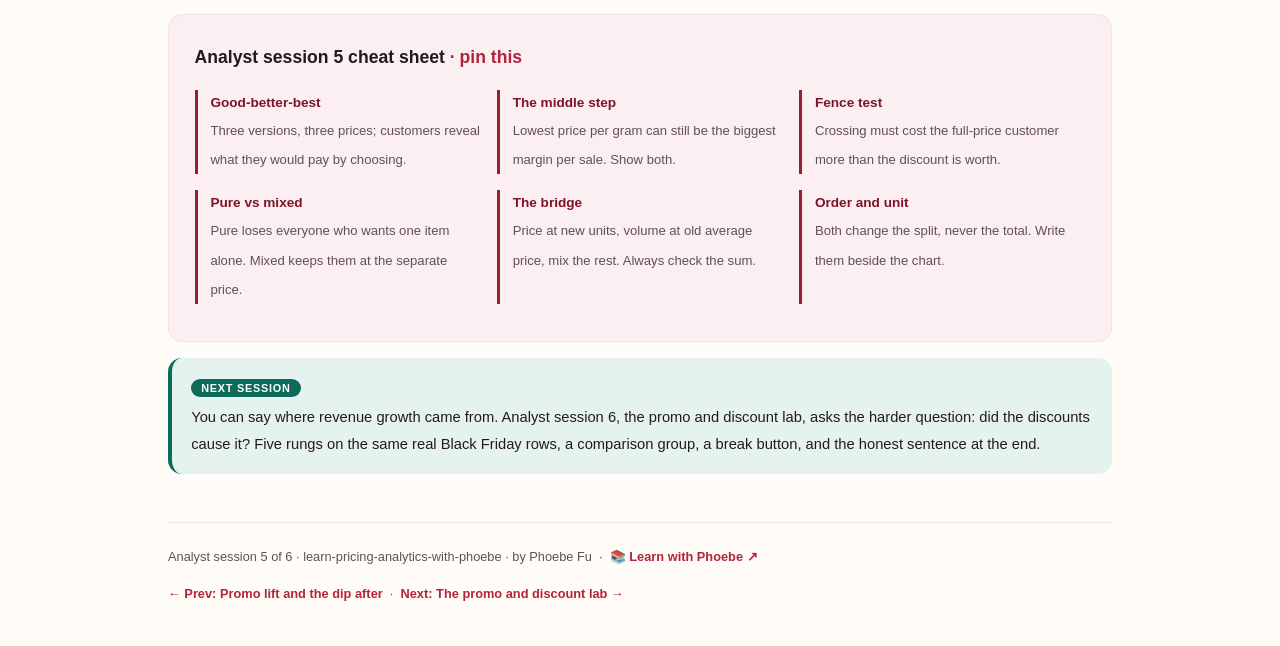
<file: courses/a5-tiers-bundles-and-price-fences.html>
<!DOCTYPE html>
<html lang="en">
<head>
<meta charset="UTF-8">
<meta name="viewport" content="width=device-width, initial-scale=1.0">
<!-- social:start -->
<meta name="description" content="Analyst session 5 of 6. Tiers, bundles and price fences: a good-better-best ladder customers sort themselves on, fences that keep segments apart only when crossing costs more than the discount, pure and mixed bundles, and the price-volume-mix bridge on real Olist rows from October to November 2017. Kettle &amp; Co examples are constructed.">
<meta property="og:type" content="article">
<meta property="og:site_name" content="Learn with Phoebe">
<meta property="og:title" content="Tiers, bundles and price fences - learn pricing analytics with phoebe">
<meta property="og:description" content="Analyst session 5 of 6. Three tiers, one fence, two kinds of bundle, and a price-volume-mix bridge built from 112 real products around Black Friday 2017.">
<meta property="og:url" content="https://phoebefu6.github.io/learn-pricing-analytics-with-phoebe/courses/a5-tiers-bundles-and-price-fences.html">
<meta property="og:image" content="https://phoebefu6.github.io/learn-pricing-analytics-with-phoebe/assets/og-cover.png">
<meta property="og:image:width" content="1200">
<meta property="og:image:height" content="630">
<meta name="twitter:card" content="summary_large_image">
<meta name="twitter:title" content="Tiers, bundles and price fences - learn pricing analytics with phoebe">
<meta name="twitter:description" content="Analyst session 5 of 6. Tiers, fences, bundles and the price-volume-mix bridge on real rows.">
<meta name="twitter:image" content="https://phoebefu6.github.io/learn-pricing-analytics-with-phoebe/assets/og-cover.png">
<!-- social:end -->
<title>Analyst session 5 · Tiers, bundles and price fences - learn pricing analytics with phoebe</title>
<link rel="stylesheet" href="../assets/style.css?v=2">
</head>
<body>

<div class="toolbar">
  <div class="wrap">
    <span class="crumb"><a href="../index.html">learn-pricing-analytics-with-phoebe</a> / Analyst session 5 of 6</span>
    <button class="btn" id="toggle-all" type="button">Expand all</button>
    <button class="btn primary" id="zoom-toggle" type="button">Projector zoom: off</button>
  </div>
</div>

<header class="masthead">
  <div class="wrap">
    <div class="eyebrow">Learn Pricing Analytics with Phoebe · Analyst session 5 of 6</div>
    <h1>Tiers, bundles and <span class="accent">price fences</span></h1>
    <p class="sub">One price for everyone leaves money with the customers who would have paid more and loses the customers who would only pay less. Tiers, fences and bundles are how a business charges different people different prices without asking anyone what they would pay. Tonight builds a three-step ladder for Kettle &amp; Co's tea, draws the fence that keeps its segments apart, prices a bundle two ways, then breaks a real month of revenue growth into price, volume and mix on Olist marketplace rows from Black Friday 2017. Kettle numbers are constructed; the Olist rows are real.</p>
    <div class="chip-row">
      <span class="chip level">🟠 Analyst</span>
      <span class="chip audience">Analysts who build pricing and margin reporting</span>
      <span class="chip audience">Hands-on in the browser</span>
      <span class="chip time">45 min</span>
    </div>
    <div class="agenda">
      <span class="a1" style="flex:1">0-3 · Welcome</span>
      <span class="a2" style="flex:4">3-18 · Tiers, fences, bundles, the bridge</span>
      <span class="a3" style="flex:5">18-40 · Build-along: the bridge on real rows</span>
      <span class="a4" style="flex:1">40-45 · Q&amp;A</span>
    </div>
  </div>
</header>

<main class="wrap">

  <section class="section" id="intro">
    <div class="section-kicker">
      <span class="klabel">Part 0</span>
      <h2>Where we start</h2>
    </div>
    <p class="lede">Sessions 1 to 4 treated a product as one price. Real price lists are ladders: a small size, a big size, a subscription, a bundle, a student rate. Each rung is a guess about who will pick it. Tonight is about building those rungs so that the right people pick the right one, and about the analyst's half of the job afterwards: when revenue moves, saying how much came from prices, how much from more items sold, and how much from customers shifting between rungs. The theory of why versioning works lives in <a href="https://phoebefu6.github.io/learn-economics-with-phoebe/courses/p3-pricing-with-the-number.html">Economics, pricing with the number</a>; here we build and measure.</p>

    <div class="legend">
      <span class="pill">🎫 Clear all three quiz questions to stamp your passport</span>
      <span class="pill">Live = presented in the 45 minutes</span>
      <span class="pill">Self-study = the full depth, after class</span>
      <span class="pill">★ Build-along = everyone builds it</span>
    </div>

    <div class="callout win">
      <p><strong>★ What you walk out with tonight.</strong> A three-tier ladder with the price per 100 g and the margin on every step; a one-line test for whether a fence will hold; the arithmetic that tells you when a mixed bundle beats a pure one; and a price-volume-mix bridge you can rebuild on your own rows, with a check that the three effects add up to the revenue change.</p>
    </div>
  </section>

  <section class="section" id="part-1">
    <div class="section-kicker">
      <span class="klabel">Part 1 · covers good-better-best</span>
      <h2>Three versions, and customers sort themselves</h2>
      <span class="tag concept">5 min live</span>
    </div>
    <p class="lede">Good-better-best puts three versions on the shelf at three prices and lets each customer pick. Nobody is asked what they would pay; the choice reveals it. The ladder works when every step is a fair deal for the people it is built for and a worse deal for everyone else. Kettle's ladder below is a constructed example: the 100 g tin, a 250 g caddy, and a subscription of three tins a month.</p>

    <figure class="zoomable">
      <svg viewBox="0 0 880 336" xmlns="http://www.w3.org/2000/svg" role="img" aria-label="A three-step ladder for Kettle and Co's tea, constructed. Lowest step: the 100 gram tin at 1,800 yen, 1,800 yen per 100 grams, margin 1,080 per 100 grams. Middle step, highlighted as the step most customers should land on: the 250 gram caddy at 3,900 yen, 1,560 yen per 100 grams, 13 percent less per gram, margin 920 per 100 grams. Top step: three tins a month at 4,860 yen, 1,620 yen per 100 grams, 10 percent off, margin 900 per 100 grams.">
        <defs>
          <filter id="a5aSk" x="-3%" y="-3%" width="106%" height="106%"><feTurbulence type="fractalNoise" baseFrequency="0.02" numOctaves="2" seed="51" result="n"/><feDisplacementMap in="SourceGraphic" in2="n" scale="2.4" xChannelSelector="R" yChannelSelector="G"/></filter>
          <pattern id="a5aHc" patternUnits="userSpaceOnUse" width="7" height="7" patternTransform="rotate(-38)"><line x1="0" y1="0" x2="0" y2="7" stroke="#B4233C" stroke-width="1" opacity=".5"/></pattern>
          <marker id="a5aAr" viewBox="0 0 10 10" refX="9" refY="5" markerWidth="8" markerHeight="8" orient="auto"><path d="M1 1 L9 5 L1 9" fill="none" stroke="#26191B" stroke-width="1.6" stroke-linecap="round"/></marker>
        </defs>
        <style>
          .a5aH { font: 800 12px Inter, sans-serif; fill: #26191B; }
          .a5aL { font: 600 12px Inter, sans-serif; fill: #26191B; }
          .a5aS { font: 400 11px Inter, sans-serif; fill: #5F5154; }
          .a5aB { font: 800 11px Inter, sans-serif; fill: #08433A; }
          .a5aV { font: 800 16px Inter, sans-serif; fill: #7C1428; }
          .a5aW { font: 800 12px Inter, sans-serif; fill: #FFFFFF; }
          .a5aN { font: 400 12px Inter, sans-serif; fill: #5F5154; }
        </style>

        <text class="a5aH" x="30" y="28">THREE STEPS, PRICED SO CUSTOMERS SORT THEMSELVES</text>

        <g filter="url(#a5aSk)" fill="none" stroke="#26191B" stroke-width="2" stroke-linecap="round" stroke-linejoin="round">
          <path d="M40 290 L840 290"/>
          <rect x="60" y="220" width="240" height="70" rx="8" transform="rotate(-0.6 180 255)" fill="#FFFFFF"/>
          <rect x="320" y="164" width="240" height="126" rx="8" transform="rotate(0.5 440 227)" fill="#0E6B5B" stroke="#0E6B5B"/>
          <rect x="580" y="100" width="240" height="190" rx="8" transform="rotate(-0.4 700 195)" fill="#FCEFF1" stroke="#B4233C"/>
          <!-- doodle: a tea tin -->
          <rect x="262" y="186" width="24" height="28" rx="3"/>
          <path d="M260 192 L288 192"/>
        </g>

        <text class="a5aL" x="76" y="240">100 g tin</text>
        <text class="a5aV" x="76" y="262">1,800 yen</text>
        <text class="a5aS" x="76" y="281">1,800 per 100 g · margin 1,080</text>

        <text class="a5aB" x="330" y="152">most customers should land here</text>
        <text class="a5aW" x="336" y="188">250 g caddy</text>
        <text class="a5aW" x="336" y="210">3,900 yen</text>
        <text class="a5aW" x="336" y="232">1,560 per 100 g, 13% less</text>
        <text class="a5aW" x="336" y="254">margin 920 per 100 g</text>

        <text class="a5aL" x="596" y="126">3 tins a month</text>
        <text class="a5aV" x="596" y="150">4,860 yen</text>
        <text class="a5aS" x="596" y="172">1,620 per 100 g, 10% off</text>
        <text class="a5aS" x="596" y="190">margin 900 per 100 g</text>

        <text class="a5aN" x="30" y="318">Cheapest per gram, biggest per sale: the caddy earns 2,300 yen to the tin's 1,080. Constructed Kettle example.</text>
      </svg>
      <figcaption>🔍 Click to zoom - the middle step gives the lowest price per gram and still earns the most per sale</figcaption>
    </figure>

    <details class="card" open>
      <summary><span class="mode live">Live</span>What each tier is for<span class="mini">3 min</span><span class="caret">▶</span></summary>
      <div class="body">
        <p><strong>The arithmetic first.</strong> Constructed Kettle &amp; Co example. The tin: 1,800 yen for 100 g, unit cost 720 yen, margin 1,080 yen (60%). The caddy: 3,900 yen for 250 g, so 3,900 / 2.5 = 1,560 yen per 100 g, which is 240 yen less than the tin: 240 / 1,800 = 13.3% cheaper per gram. Assume the caddy costs 1,600 yen to fill and pack: margin 3,900 - 1,600 = 2,300 yen a caddy, or 2,300 / 2.5 = 920 yen per 100 g (59.0% of price). The subscription: three tins for 4,860 yen, so 4,860 / 3 = 1,620 yen a tin, and 1,620 / 1,800 = 0.90, 10% off. Cost 3 x 720 = 2,160; margin 4,860 - 2,160 = 2,700 a month, 900 yen per 100 g.</p>
        <p><strong>The tin is the reference.</strong> It sets the price per gram everyone compares against and serves the occasional drinker who would never finish 250 g while it is fresh.</p>
        <p><strong>The caddy's job.</strong> It catches the customer who would have bought two tins: two tins cost 3,600 yen for 200 g, and for 300 yen more the caddy gives 250 g. Margin per gram falls from 1,080 to 920, but margin per sale rises from 1,080 (one tin) or 2,160 (two tins) to 2,300. Next to the tin, the caddy looks like the obvious deal; that comparison is the middle option doing its work. Whether a given middle option pulls choices on your customers is an empirical question, not a law: test it with <a href="https://phoebefu6.github.io/learn-experimentation-with-phoebe/courses/b4-run-an-ab-test.html">a proper A/B test</a>.</p>
        <p><strong>The subscription's job.</strong> It is not the cheapest per gram (1,620 against the caddy's 1,560). It sells freshness and not having to remember, and it buys Kettle three months of predictable demand. Its value is retention, measured with <a href="https://phoebefu6.github.io/learn-customer-retention-with-phoebe/courses/a6-clv-buy-till-you-die.html">customer lifetime value</a>, not margin per gram.</p>
      </div>
    </details>

    <details class="card">
      <summary><span class="mode self">Self-study</span>Tiers and the value stack<span class="mini">2 min</span><span class="caret">▶</span></summary>
      <div class="body">
        <p>Each tier needs its own price to sit below its own economic value to the customer it is built for: the price of the next best alternative plus what makes this version better, minus what makes it worse. That stack is built in <a href="b2-value-cost-or-competitor.html">Business session 2, value, cost or competitor</a>. For the caddy buyer the next best alternative is two or three tins; for the subscriber it is remembering to reorder, or a supermarket tea that is always on the shelf. If a tier's price climbs above its own value stack, its customers drop down a step, and the ladder collapses into one rung.</p>
        <p>Why charging different prices for versions works at all, and when it is price discrimination in the economist's sense, is taught in <a href="https://phoebefu6.github.io/learn-economics-with-phoebe/courses/p3-pricing-with-the-number.html">Economics, pricing with the number</a>. Read it there; the ladder above is the analyst's working version.</p>
      </div>
    </details>

    <div class="callout example">
      <span class="ex-pill">Real world</span>
      <p><strong>The two-tin customers.</strong> Before the caddy, Kettle's order data showed a cluster of baskets with exactly two tins. Those customers were already telling the business they drank more than 100 g between orders. The caddy was priced for them: a little more than two tins, a lot more tea. The question for the next review was not "did caddy sales rise?" but "did two-tin baskets fall, and did margin per order rise?". Constructed Kettle &amp; Co example.</p>
    </div>
  </section>

  <section class="section" id="part-2">
    <div class="section-kicker">
      <span class="klabel">Part 2 · covers price fences and bundles</span>
      <h2>A fence must cost more to climb than it saves</h2>
      <span class="tag concept">5 min live</span>
    </div>
    <p class="lede">A price fence is a rule that lets one segment get a lower price without letting everyone else cross over to it. Time is a fence (an off-peak rate), so is quantity (the caddy), channel (wholesale for cafes, online for homes), features (a plain tin and a gift tin) and customer type (a student rate with a student card). Every fence passes one test: for the customer who would pay full price, crossing it must cost more than the discount is worth. If it does not, the fence leaks and the full-price customers walk through it.</p>

    <figure class="zoomable">
      <svg viewBox="0 0 880 330" xmlns="http://www.w3.org/2000/svg" role="img" aria-label="A quantity fence drawn as a wall, constructed Kettle example. On the left, customer A, a light drinker who buys one tin at a time and pays 1,800 yen per 100 grams. On the right, customer B, a heavy drinker who finishes 250 grams while fresh and pays 1,560 yen per 100 grams in the caddy. A dashed arrow asks whether A would climb the wall. Below, A's cost to climb is 3,900 yen up front and 250 grams going stale; A's gain from climbing is 240 yen per 100 grams. Because the cost is bigger than the gain, the fence holds.">
        <defs>
          <filter id="a5bSk" x="-3%" y="-3%" width="106%" height="106%"><feTurbulence type="fractalNoise" baseFrequency="0.02" numOctaves="2" seed="53" result="n"/><feDisplacementMap in="SourceGraphic" in2="n" scale="2.4" xChannelSelector="R" yChannelSelector="G"/></filter>
          <pattern id="a5bHc" patternUnits="userSpaceOnUse" width="7" height="7" patternTransform="rotate(-38)"><line x1="0" y1="0" x2="0" y2="7" stroke="#B4233C" stroke-width="1" opacity=".5"/></pattern>
          <marker id="a5bAr" viewBox="0 0 10 10" refX="9" refY="5" markerWidth="8" markerHeight="8" orient="auto"><path d="M1 1 L9 5 L1 9" fill="none" stroke="#26191B" stroke-width="1.6" stroke-linecap="round"/></marker>
        </defs>
        <style>
          .a5bH { font: 800 12px Inter, sans-serif; fill: #26191B; }
          .a5bL { font: 600 12px Inter, sans-serif; fill: #26191B; }
          .a5bS { font: 400 11px Inter, sans-serif; fill: #5F5154; }
          .a5bA { font: 700 11px Inter, sans-serif; fill: #7C1428; }
          .a5bB { font: 800 11px Inter, sans-serif; fill: #08433A; }
          .a5bW { font: 800 12px Inter, sans-serif; fill: #FFFFFF; }
          .a5bN { font: 400 12px Inter, sans-serif; fill: #5F5154; }
        </style>

        <text class="a5bH" x="30" y="24">A QUANTITY FENCE: WHO CROSSES, AT WHAT COST</text>

        <g filter="url(#a5bSk)" fill="none" stroke="#26191B" stroke-width="2" stroke-linecap="round" stroke-linejoin="round">
          <rect x="40" y="90" width="260" height="80" rx="10" transform="rotate(-1 170 130)" fill="#FFFFFF"/>
          <rect x="580" y="90" width="260" height="80" rx="10" transform="rotate(1 710 130)" fill="#FCEFF1" stroke="#B4233C"/>
          <rect x="390" y="76" width="100" height="204" rx="6" transform="rotate(0.5 440 178)" fill="#0E6B5B" stroke="#0E6B5B"/>
          <path d="M392 128 L488 128 M392 214 L488 214" stroke="#E5F3EF" stroke-width="1.4"/>
          <!-- doodle: a price tag on the wall -->
          <path d="M414 236 L452 236 L466 248 L452 260 L414 260 Z" stroke="#FFFFFF"/>
          <circle cx="424" cy="248" r="3" stroke="#FFFFFF"/>
          <path d="M302 92 Q440 -6 578 92" stroke-dasharray="6 5" marker-end="url(#a5bAr)"/>
          <rect x="40" y="196" width="260" height="80" rx="10" transform="rotate(0.8 170 236)" fill="#FFFFFF" stroke="#7C1428"/>
          <rect x="580" y="196" width="260" height="80" rx="10" transform="rotate(-0.8 710 236)" fill="#FFFFFF"/>
        </g>

        <text class="a5bA" x="440" y="62" text-anchor="middle">climb?</text>

        <text class="a5bL" x="56" y="116">A · light drinker</text>
        <text class="a5bS" x="56" y="136">one tin at a time</text>
        <text class="a5bS" x="56" y="154">pays 1,800 yen per 100 g</text>

        <text class="a5bL" x="596" y="116">B · heavy drinker</text>
        <text class="a5bS" x="596" y="136">finishes 250 g while fresh</text>
        <text class="a5bS" x="596" y="154">pays 1,560 yen per 100 g</text>

        <text class="a5bW" x="408" y="160">quantity</text>
        <text class="a5bW" x="408" y="180">fence</text>
        <text class="a5bW" x="408" y="200">250 g</text>

        <text class="a5bA" x="56" y="220">A's cost to climb</text>
        <text class="a5bS" x="56" y="240">3,900 yen up front</text>
        <text class="a5bS" x="56" y="258">250 g, stale before the end</text>

        <text class="a5bB" x="596" y="220">A's gain if it climbs</text>
        <text class="a5bS" x="596" y="240">1,800 - 1,560 = 240 yen</text>
        <text class="a5bS" x="596" y="258">per 100 g of tea</text>

        <text class="a5bN" x="30" y="308">Cost to climb bigger than the gain: A stays on its side and the fence holds. Constructed Kettle example.</text>
      </svg>
      <figcaption>🔍 Click to zoom - a fence works only while crossing it costs the full-price customer more than the discount is worth</figcaption>
    </figure>

    <details class="card">
      <summary><span class="mode live">Live</span>A fence that leaks<span class="mini">3 min</span><span class="caret">▶</span></summary>
      <div class="body">
        <p><strong>The fence.</strong> Kettle's 1 kg catering bag lists at 9,600 yen for cafes, grocers and hotels: 9,600 / 10 = 960 yen per 100 g, against 1,800 yen per 100 g for the tin online. The fence is the channel: the bag is sold only to registered business accounts. Constructed Kettle &amp; Co example.</p>
        <p><strong>The leak.</strong> One cafe starts weighing the bag into paper pouches for regulars. For a home drinker, crossing the fence used to mean opening a business account; now it means asking at the counter. The cost of climbing dropped to almost nothing, while the discount stayed at 840 yen per 100 g (1,800 - 960). Online tin sales near that cafe fall and nobody sees why, because the wholesale invoice looks normal.</p>
        <p><strong>The analyst's check.</strong> Fences leak quietly, so watch for the symptom: one segment's volume rising while its neighbour's falls in the same place and the same weeks. The repair raises the cost of climbing again (a resale clause, a pack that only makes sense in a kitchen) rather than cutting the online price.</p>
      </div>
    </details>

    <details class="card">
      <summary><span class="mode self">Self-study</span>Pure vs mixed bundles<span class="mini">3 min</span><span class="caret">▶</span></summary>
      <div class="body">
        <p><strong>Two kinds.</strong> A pure bundle sells the items only together. A mixed bundle sells them separately and together, with the bundle a little cheaper than the sum. Constructed Kettle &amp; Co example: the tin at 1,800 yen (margin 1,080), a glass infuser at 1,200 yen (assume cost 400, margin 800), and a tin-plus-infuser bundle at 2,700 yen, which is 3,000 - 300, 10% off the pair. Bundle cost 720 + 400 = 1,120, margin 2,700 - 1,120 = 1,580.</p>
        <p><strong>Three customers, constructed values.</strong> A values the tin at 2,000 and the infuser at 1,000. B values them at 1,600 and 1,300. C values the tin at 2,200 and has no use for an infuser. Each buys whatever leaves the biggest gap between value and price, if any gap is positive.</p>
        <div class="prompt-box good"><span class="label">★ Three ways to sell, worked</span>separately only (1,800 and 1,200):
  A tin (2,000 &gt; 1,800), B infuser (1,300 &gt; 1,200), C tin
  revenue 1,800 + 1,200 + 1,800 = 4,800 · margin 1,080 + 800 + 1,080 = 2,960
pure bundle only (2,700):
  A buys (3,000), B buys (2,900), C does not (2,200)
  revenue 2 x 2,700 = 5,400 · margin 2 x 1,580 = 3,160
mixed (all three on sale):
  A bundle (gap 300 beats tin's 200), B bundle (gap 200 beats infuser's 100), C tin
  revenue 2,700 + 2,700 + 1,800 = 7,200 · margin 1,580 + 1,580 + 1,080 = 4,240</div>
        <p><strong>The lesson.</strong> The pure bundle won A and B but lost C, who wanted only tea. The mixed bundle keeps C on the separate price and still moves A and B to the bundle. A pure bundle makes sense only when hardly anyone wants one item alone. With real data, the inputs are not three made-up values but the share of baskets that already hold both items; Kettle would read that from order lines before choosing.</p>
      </div>
    </details>

    <div class="callout example">
      <span class="ex-pill">Real world</span>
      <p><strong>The student rate nobody checked.</strong> Kettle offered a student code at a university fair and printed it on the flyer. Within a month the code was on a coupon site, and the "student" segment was mostly regular customers. A customer-type fence with no card check is not a fence. The rate went back behind a student email sign-up, which put the cost of climbing back where it belonged. Constructed Kettle &amp; Co example.</p>
    </div>
  </section>

  <section class="section" id="part-3">
    <div class="section-kicker">
      <span class="klabel">Part 3 · covers the price-volume-mix bridge</span>
      <h2>Price, volume and mix: three effects that add up</h2>
      <span class="tag concept">5 min live</span>
    </div>
    <p class="lede">When revenue moves, the first question from a commercial lead is "was it the prices?". The price-volume-mix bridge answers it by splitting the change into three effects: what price changes did, what selling more items did, and what the shift between cheaper and dearer products did. Here it runs on real Olist marketplace rows (Brazilian e-commerce, delivered orders, prices in BRL) for October to November 2017, the month that holds Black Friday. The same idea as a margin bridge in an FP&amp;A pack is taught in <a href="https://phoebefu6.github.io/learn-ship-platform-diagnosis-with-phoebe/courses/a2-follow-the-margin.html">Ship Platform Diagnosis, follow the margin</a>; tonight is the pricing version on product rows.</p>

    <figure class="zoomable">
      <svg viewBox="0 0 880 404" xmlns="http://www.w3.org/2000/svg" role="img" aria-label="A stepped bridge for 112 real Olist products sold in both October and November 2017, in Brazilian reais, axis from zero. October revenue 90,798.12 on 832 items. Price effect minus 4,534.68. Volume effect plus 61,659.78, highlighted. Mix effect minus 12,904.74. November revenue 135,018.48 on 1,397 items.">
        <defs>
          <filter id="a5cSk" x="-3%" y="-3%" width="106%" height="106%"><feTurbulence type="fractalNoise" baseFrequency="0.02" numOctaves="2" seed="57" result="n"/><feDisplacementMap in="SourceGraphic" in2="n" scale="2.4" xChannelSelector="R" yChannelSelector="G"/></filter>
          <pattern id="a5cHc" patternUnits="userSpaceOnUse" width="7" height="7" patternTransform="rotate(-38)"><line x1="0" y1="0" x2="0" y2="7" stroke="#B4233C" stroke-width="1" opacity=".5"/></pattern>
          <marker id="a5cAr" viewBox="0 0 10 10" refX="9" refY="5" markerWidth="8" markerHeight="8" orient="auto"><path d="M1 1 L9 5 L1 9" fill="none" stroke="#26191B" stroke-width="1.6" stroke-linecap="round"/></marker>
        </defs>
        <style>
          .a5cH { font: 800 12px Inter, sans-serif; fill: #26191B; }
          .a5cL { font: 600 12px Inter, sans-serif; fill: #26191B; }
          .a5cS { font: 400 11px Inter, sans-serif; fill: #5F5154; }
          .a5cA { font: 700 11px Inter, sans-serif; fill: #7C1428; }
          .a5cB { font: 800 11px Inter, sans-serif; fill: #08433A; }
          .a5cV { font: 800 16px Inter, sans-serif; fill: #7C1428; }
          .a5cN { font: 400 12px Inter, sans-serif; fill: #5F5154; }
        </style>

        <text class="a5cH" x="30" y="24">REVENUE BRIDGE, OCTOBER TO NOVEMBER 2017 · 112 PRODUCTS IN BOTH MONTHS</text>

        <g filter="url(#a5cSk)" fill="none" stroke="#26191B" stroke-width="2" stroke-linecap="round" stroke-linejoin="round">
          <path d="M60 320 L820 320"/>
          <rect x="80" y="175" width="100" height="145" rx="3" fill="#EBB8C1" stroke="#B4233C"/>
          <rect x="230" y="175" width="100" height="7" rx="1" fill="url(#a5cHc)"/>
          <rect x="380" y="83" width="100" height="99" rx="3" fill="#0E6B5B" stroke="#0E6B5B"/>
          <rect x="530" y="83" width="100" height="21" rx="2" fill="url(#a5cHc)"/>
          <rect x="680" y="104" width="100" height="216" rx="3" fill="#EBB8C1" stroke="#B4233C"/>
          <path d="M182 175 L228 175 M332 182 L378 182 M482 83 L528 83 M632 104 L678 104" stroke="#5F5154" stroke-width="1.4" stroke-dasharray="4 4"/>
          <!-- doodle: a magnifier -->
          <circle cx="826" cy="54" r="10"/>
          <path d="M833 61 L844 72"/>
        </g>

        <text class="a5cV" x="130" y="164" text-anchor="middle">R$ 90,798.12</text>
        <text class="a5cA" x="280" y="164" text-anchor="middle">-R$ 4,534.68</text>
        <text class="a5cB" x="430" y="72" text-anchor="middle">+R$ 61,659.78</text>
        <text class="a5cA" x="580" y="72" text-anchor="middle">-R$ 12,904.74</text>
        <text class="a5cV" x="730" y="94" text-anchor="middle">R$ 135,018.48</text>

        <text class="a5cL" x="130" y="300" text-anchor="middle">832 items</text>
        <text class="a5cL" x="730" y="300" text-anchor="middle">1,397 items</text>

        <text class="a5cL" x="130" y="340" text-anchor="middle">October</text>
        <text class="a5cL" x="280" y="340" text-anchor="middle">price</text>
        <text class="a5cB" x="430" y="340" text-anchor="middle">volume</text>
        <text class="a5cL" x="580" y="340" text-anchor="middle">mix</text>
        <text class="a5cL" x="730" y="340" text-anchor="middle">November</text>
        <text class="a5cS" x="130" y="356" text-anchor="middle">revenue</text>
        <text class="a5cS" x="280" y="356" text-anchor="middle">at Nov units</text>
        <text class="a5cS" x="430" y="356" text-anchor="middle">at Oct avg price</text>
        <text class="a5cS" x="580" y="356" text-anchor="middle">the rest</text>
        <text class="a5cS" x="730" y="356" text-anchor="middle">revenue</text>

        <text class="a5cN" x="30" y="392">Real Olist rows, BRL, axis from zero. Products sold in only one month sit outside the bridge.</text>
      </svg>
      <figcaption>🔍 Click to zoom - November grew on volume; prices and mix both pulled the other way</figcaption>
    </figure>

    <details class="card">
      <summary><span class="mode live">Live</span>Three effects that add up<span class="mini">4 min</span><span class="caret">▶</span></summary>
      <div class="body">
        <p><strong>The rows.</strong> 112 products sold in both October and November 2017: 832 items in October, 1,397 in November, so 1,397 - 832 = 565 more items.</p>
        <p><strong>Price effect.</strong> For each product, (November price - October price) x November units, summed. It answers "what did the price changes cost or earn on what we actually sold?". Here: -R$ 4,534.68.</p>
        <p><strong>Volume effect.</strong> (November items - October items) x October's average price, where October's average price is R$ 90,798.12 / 832 items. It answers "what would the extra items have earned at last month's average?". Here: +R$ 61,659.78.</p>
        <p><strong>Mix effect.</strong> The rest: the revenue change minus price minus volume. It is what happened because the items sold shifted between cheaper and dearer products. Here: -R$ 12,904.74, so November's extra items leaned towards cheaper products.</p>
        <div class="prompt-box good"><span class="label">★ The check, always</span>revenue change: 135,018.48 - 90,798.12 = 44,220.36
effects:       -4,534.68 + 61,659.78 - 12,904.74 = 44,220.36</div>
        <p><strong>The reading.</strong> November grew on volume. Prices fell slightly, which fits Black Friday falling on Friday 24 November 2017, and the mix shifted toward cheaper products. The panel is monthly, so Black Friday is one day inside the November row: the bridge cannot say which day the items sold.</p>
      </div>
    </details>

    <details class="card">
      <summary><span class="mode self">Self-study</span>Why order matters<span class="mini">3 min</span><span class="caret">▶</span></summary>
      <div class="body">
        <p>When price and volume both move, part of the change belongs to both at once: the price change times the change in units. Whichever effect is computed first at the new quantities absorbs that piece. Change the order and the split moves; the total does not. Constructed Kettle &amp; Co example, one product:</p>
        <div class="prompt-box good"><span class="label">★ One product, two orders, same total</span>tin: 1,800 yen x 100 tins = 180,000  -&gt;  1,620 yen x 150 tins = 243,000
change: 243,000 - 180,000 = 63,000

order 1, price at NEW units:  price  -180 x 150   = -27,000
                              volume  +50 x 1,800 = +90,000   total 63,000
order 2, price at OLD units:  price  -180 x 100   = -18,000
                              volume  +50 x 1,620 = +81,000   total 63,000
the 9,000 that moved: -180 x 50 = -9,000 (the shared piece)</div>
        <p>With many products, the same thing happens to the mix effect, because it is defined as the remainder. Neither order is wrong. The rules: pick one order, write it beside the chart, keep it the same every month, and never compare a bridge built one way with a bridge built another way. The widget on this page computes price at November units and volume at October's average price.</p>
      </div>
    </details>

    <div class="callout example">
      <span class="ex-pill">Real world</span>
      <p><strong>Black Friday on real rows.</strong> On the 112 Olist products sold in both months, revenue rose from R$ 90,798.12 to R$ 135,018.48. A headline of "Black Friday discounts drove growth" credits the prices; the bridge says the price changes themselves took R$ 4,534.68 away, and the growth came from selling 565 more items. Whether those extra items were caused by the price cuts or by the season is a different question, and the one Analyst session 4 answers with a comparison group. Source: Olist, Brazilian E-Commerce Public Dataset by Olist, Kaggle, CC BY-NC-SA 4.0.</p>
    </div>
  </section>

  <section class="section" id="demo-1">
    <div class="section-kicker">
      <span class="klabel">Build-along</span>
      <h2>Bridge a month of real revenue</h2>
      <span class="tag demo">★ 22 min · everyone builds</span>
    </div>
    <p class="lede">The widget holds the real Olist product rows for October and November 2017 and computes the bridge in your browser. Copy what it prints, check the addition by hand, find what sits outside the bridge, and finish with one sentence a commercial lead can act on.</p>

    <div class="pra-widget" data-mode="pvm"></div>

    <figure class="zoomable">
      <svg viewBox="0 0 880 232" xmlns="http://www.w3.org/2000/svg" role="img" aria-label="A hand-drawn map of the widget. 112 products sold in both October and November feed the price effect, computed as each product's price change times November units, then the volume effect, extra items times October's average price, then the mix effect, the remainder, highlighted. Below, products sold in only one month, plus 11,181.47 reais, sit outside the bridge; the whole panel runs from 94,404.67 in October to 149,806.50 in November.">
        <defs>
          <filter id="a5dSk" x="-3%" y="-3%" width="106%" height="106%"><feTurbulence type="fractalNoise" baseFrequency="0.02" numOctaves="2" seed="59" result="n"/><feDisplacementMap in="SourceGraphic" in2="n" scale="2.4" xChannelSelector="R" yChannelSelector="G"/></filter>
          <pattern id="a5dHc" patternUnits="userSpaceOnUse" width="7" height="7" patternTransform="rotate(-38)"><line x1="0" y1="0" x2="0" y2="7" stroke="#B4233C" stroke-width="1" opacity=".5"/></pattern>
          <marker id="a5dAr" viewBox="0 0 10 10" refX="9" refY="5" markerWidth="8" markerHeight="8" orient="auto"><path d="M1 1 L9 5 L1 9" fill="none" stroke="#26191B" stroke-width="1.6" stroke-linecap="round"/></marker>
        </defs>
        <style>
          .a5dH { font: 800 12px Inter, sans-serif; fill: #26191B; }
          .a5dL { font: 600 12px Inter, sans-serif; fill: #26191B; }
          .a5dS { font: 400 11px Inter, sans-serif; fill: #5F5154; }
          .a5dW { font: 800 12px Inter, sans-serif; fill: #FFFFFF; }
          .a5dN { font: 400 12px Inter, sans-serif; fill: #5F5154; }
        </style>

        <text class="a5dH" x="30" y="28">WHAT THE WIDGET DOES</text>

        <g filter="url(#a5dSk)" fill="none" stroke="#26191B" stroke-width="2" stroke-linecap="round" stroke-linejoin="round">
          <rect x="30" y="52" width="180" height="62" rx="10" transform="rotate(-1 120 83)" fill="url(#a5dHc)"/>
          <path d="M214 83 L236 83" marker-end="url(#a5dAr)"/>
          <rect x="242" y="52" width="180" height="62" rx="10" transform="rotate(0.8 332 83)" fill="#FFFFFF"/>
          <path d="M426 83 L448 83" marker-end="url(#a5dAr)"/>
          <rect x="454" y="52" width="180" height="62" rx="10" transform="rotate(-0.6 544 83)" fill="#FFFFFF"/>
          <path d="M638 83 L660 83" marker-end="url(#a5dAr)"/>
          <rect x="666" y="52" width="184" height="62" rx="10" transform="rotate(0.8 758 83)" fill="#0E6B5B" stroke="#0E6B5B"/>
          <rect x="30" y="142" width="390" height="50" rx="10" transform="rotate(-0.3 225 167)" fill="#FCEFF1" stroke="#B4233C" stroke-dasharray="6 5"/>
          <rect x="460" y="142" width="390" height="50" rx="10" transform="rotate(0.3 655 167)" fill="#FFFFFF"/>
          <!-- doodle: a magnifier -->
          <circle cx="438" cy="160" r="6"/>
          <path d="M442 165 L449 173"/>
        </g>

        <rect x="42" y="62" width="156" height="42" rx="6" fill="#FFFFFF"/>

        <text class="a5dL" x="50" y="80">112 products</text>
        <text class="a5dS" x="50" y="97">sold Oct and Nov</text>
        <text class="a5dL" x="258" y="78">price effect</text>
        <text class="a5dS" x="258" y="97">price change x Nov units</text>
        <text class="a5dL" x="470" y="78">volume effect</text>
        <text class="a5dS" x="470" y="97">extra items x Oct avg</text>
        <text class="a5dW" x="682" y="78">mix effect</text>
        <text class="a5dW" x="682" y="97">the remainder</text>

        <text class="a5dL" x="46" y="162">outside the bridge</text>
        <text class="a5dS" x="46" y="180">products sold in only one month: +R$ 11,181.47</text>
        <text class="a5dL" x="476" y="162">whole panel</text>
        <text class="a5dS" x="476" y="180">R$ 94,404.67 in October, R$ 149,806.50 in November</text>

        <text class="a5dN" x="30" y="218">Real Olist marketplace rows, BRL, monthly grain. The order of the three boxes is fixed.</text>
      </svg>
      <figcaption>🔍 Click to zoom - price first at new units, volume at old prices, and mix is whatever is left</figcaption>
    </figure>

    <div class="steps">
      <div class="step">
        <p><strong>Step 1 · Read the verdict.</strong> Copy the line the widget prints.</p>
        <div class="prompt-box good"><span class="label">★ Step 1 · what the widget prints</span>Revenue R$ 90,798.12 to R$ 135,018.48: price -R$ 4,534.68, volume +R$ 61,659.78, mix -R$ 12,904.74.</div>
      </div>
      <div class="step">
        <p><strong>Step 2 · Read the rows.</strong> Copy the two revenue rows and the item counts beside them.</p>
        <div class="prompt-box good"><span class="label">★ Step 2 · the rows</span>October revenue, 112 products R$ 90,798.12 (832 items)
November revenue, same products R$ 135,018.48 (1,397 items)</div>
      </div>
      <div class="step">
        <p><strong>Step 3 · Check the addition.</strong> The three effects must add up to the revenue change, to the centavo. If they do not, the bridge is wrong before anyone reads it.</p>
        <div class="prompt-box good"><span class="label">★ Step 3 · the check</span>135,018.48 - 90,798.12 = 44,220.36
-4,534.68 + 61,659.78 = 57,125.10
57,125.10 - 12,904.74 = 44,220.36   (matches)</div>
      </div>
      <div class="step">
        <p><strong>Step 4 · Find what sits outside.</strong> Products sold in only one of the two months have no October price or no November price, so they cannot enter a price effect. Copy their line and the whole-panel line, then check the two reconcile.</p>
        <div class="prompt-box good"><span class="label">★ Step 4 · outside the bridge</span>products sold in only one of the months +R$ 11,181.47
Whole panel: R$ 94,404.67 in October, R$ 149,806.50 in November.
check: 149,806.50 - 94,404.67 = 55,401.83 = 44,220.36 + 11,181.47</div>
      </div>
      <div class="step">
        <p><strong>Step 5 · Write the one sentence.</strong> A commercial lead needs the answer to "was it the prices?" in one line, with what it cannot say.</p>
        <div class="prompt-box good"><span class="label">★ Step 5 · the sentence for a commercial lead</span>On the 112 products sold in both months, November revenue grew R$ 44,220.36 on 565 more items sold; price changes took R$ 4,534.68 away and a shift toward cheaper products took R$ 12,904.74, so the growth was volume, not price. Whether the extra volume was caused by the cuts or by the season is not in this bridge.</div>
      </div>
    </div>

    <div class="callout example">
      <span class="ex-pill">Real world</span>
      <p><strong>Revenue up after the caddy, and not for the reason on the slide.</strong> Constructed Kettle &amp; Co example. A month after the caddy settled in, sales moved from 900 tins and 100 caddies to 700 tins and 300 caddies, at unchanged prices. Revenue: 900 x 1,800 + 100 x 3,900 = 2,010,000 yen, then 700 x 1,800 + 300 x 3,900 = 2,430,000 yen, up 420,000. Items: 1,000 both months, so volume is zero, price is zero, and the whole rise is mix. Counted in grams instead, tea sold rose from 115,000 g to 145,000 g, about 26% more. The bridge depends on the unit you count: say which one you used.</p>
    </div>
  </section>

  <section class="section" id="exercise">
    <div class="section-kicker">
      <span class="klabel">Homework</span>
      <h2>Before Analyst session 6</h2>
      <span class="tag exercise">30 min</span>
    </div>
    <ol>
      <li><strong>Draw your own ladder.</strong> For one product family, write each tier's price, price per unit of what customers actually consume, and margin per unit and per sale.</li>
      <li><strong>List your fences</strong> by type (time, quantity, channel, features, customer type) and, for each, write what crossing it costs a full-price customer against the discount on the other side.</li>
      <li><strong>Count the baskets</strong> that already hold two items you might bundle, and the baskets that hold only one of them. Decide pure or mixed from those counts.</li>
      <li><strong>Build one month's bridge</strong> on your own rows: price at the new units, volume at the old average price, mix as the rest, products in only one month listed outside. Check the addition.</li>
    </ol>
  </section>

  <section class="section" id="quiz">
    <div class="section-kicker">
      <span class="klabel">Check yourself</span>
      <h2>Three questions</h2>
    </div>
    <p>Clear all three and Analyst session 5 gets stamped in your passport.</p>

    <div class="quiz-q" data-answer="1">
      <p class="qtext">1 · What must a price fence do to work?</p>
      <button class="qopt" type="button">A · Be printed clearly on the price list</button>
      <button class="qopt" type="button">B · Make crossing it cost the full-price customer more than the discount on the other side is worth</button>
      <button class="qopt" type="button">C · Offer the biggest discount the margin allows</button>
      <button class="qopt" type="button">D · Apply to every customer equally</button>
      <p class="qwhy">A fence lets one segment pay less without letting the others follow. If crossing is cheaper than the discount, full-price customers walk through it, as the cafe reselling catering bags showed.</p>
    </div>

    <div class="quiz-q" data-answer="3">
      <p class="qtext">2 · In the bridge, what does the mix effect measure?</p>
      <button class="qopt" type="button">A · The change in each product's price</button>
      <button class="qopt" type="button">B · The revenue from products sold in only one month</button>
      <button class="qopt" type="button">C · The extra items sold, valued at last month's average price</button>
      <button class="qopt" type="button">D · What is left after price and volume: the effect of sales shifting between cheaper and dearer products</button>
      <p class="qwhy">A is the price effect, C the volume effect, and B sits outside the bridge. On the Olist rows the mix was -R$ 12,904.74: November's extra items leaned toward cheaper products.</p>
    </div>

    <div class="quiz-q" data-answer="0">
      <p class="qtext">3 · Why does the price-volume-mix split depend on the order you compute it in?</p>
      <button class="qopt" type="button">A · When price and volume both move, the piece that belongs to both lands in whichever effect is computed first at the new quantities; the total stays the same</button>
      <button class="qopt" type="button">B · Because the data changes between runs</button>
      <button class="qopt" type="button">C · Because rounding errors grow with each step</button>
      <button class="qopt" type="button">D · It does not: the split is unique</button>
      <p class="qwhy">In the one-tin example, the shared piece of -9,000 yen moved between price and volume while the total stayed 63,000. Pick an order, write it down, and keep it.</p>
    </div>

    <p class="quiz-score"></p>
  </section>

  <section class="section" id="official">
    <div class="section-kicker">
      <span class="klabel">Sources covered</span>
      <h2>What this session teaches, and where it came from</h2>
    </div>
    <div class="covered">
      <div class="covered-row"><span class="status pill solid">✓</span><span class="name">Price-volume-mix bridge on 112 products, October to November 2017: R$ 90,798.12 to R$ 135,018.48; price -R$ 4,534.68, volume +R$ 61,659.78, mix -R$ 12,904.74; +R$ 11,181.47 outside; whole panel R$ 94,404.67 to R$ 149,806.50</span><span class="note">Real Olist marketplace rows: Olist, Brazilian E-Commerce Public Dataset by Olist, Kaggle, CC BY-NC-SA 4.0; computed by the widget on this page</span></div>
      <div class="covered-row"><span class="status pill solid">✓</span><span class="name">Black Friday 2017 fell on Friday 24 November</span><span class="note">Ebit report via Mercado e Consumo, 29 November 2017; read at source</span></div>
      <div class="covered-row"><span class="status pill light">◐</span><span class="name">Versioning and price discrimination theory</span><span class="note">Linked, not re-taught: <a href="https://phoebefu6.github.io/learn-economics-with-phoebe/courses/p3-pricing-with-the-number.html">Economics, pricing with the number</a></span></div>
      <div class="covered-row"><span class="status pill light">◐</span><span class="name">The FP&amp;A margin bridge</span><span class="note">Linked, not re-taught: <a href="https://phoebefu6.github.io/learn-ship-platform-diagnosis-with-phoebe/courses/a2-follow-the-margin.html">Ship Platform Diagnosis, follow the margin</a></span></div>
      <div class="covered-row"><span class="status pill light">◐</span><span class="name">Kettle &amp; Co's tin, caddy and subscription ladder, the fences, the tin-and-infuser bundle and the caddy mix story</span><span class="note">Constructed, with every step of arithmetic shown on this page</span></div>
    </div>
    <p class="mono" style="margin-top:14px">Every fact on this page, and its verification tier, is recorded in the course's source map.</p>
  </section>

  <section class="cheat" id="cheatsheet">
    <h3>Analyst session 5 cheat sheet <span>· pin this</span></h3>
    <div class="grid-2">
      <div class="cheat-item"><b>Good-better-best</b><span>Three versions, three prices; customers reveal what they would pay by choosing.</span></div>
      <div class="cheat-item"><b>The middle step</b><span>Lowest price per gram can still be the biggest margin per sale. Show both.</span></div>
      <div class="cheat-item"><b>Fence test</b><span>Crossing must cost the full-price customer more than the discount is worth.</span></div>
      <div class="cheat-item"><b>Pure vs mixed</b><span>Pure loses everyone who wants one item alone. Mixed keeps them at the separate price.</span></div>
      <div class="cheat-item"><b>The bridge</b><span>Price at new units, volume at old average price, mix the rest. Always check the sum.</span></div>
      <div class="cheat-item"><b>Order and unit</b><span>Both change the split, never the total. Write them beside the chart.</span></div>
    </div>
  </section>

  <div class="callout next">
    <span class="nx-pill">Next session</span>
    <p>You can say where revenue growth came from. Analyst session 6, the promo and discount lab, asks the harder question: did the discounts cause it? Five rungs on the same real Black Friday rows, a comparison group, a break button, and the honest sentence at the end.</p>
  </div>

  <footer class="pagefoot">
    <span>Analyst session 5 of 6 · learn-pricing-analytics-with-phoebe · by Phoebe Fu &nbsp;·&nbsp; 📚 <a href="https://phoebefu6.github.io/learn-with-phoebe/">Learn with Phoebe ↗</a></span>
    <span><a href="a4-promo-lift-and-the-dip-after.html">← Prev: Promo lift and the dip after</a> &nbsp;·&nbsp; <a href="a6-the-promo-and-discount-lab.html">Next: The promo and discount lab →</a></span>
  </footer>

</main>

<script src="../assets/pra-sample.js?v=1"></script>
<script src="../assets/pra-live.js?v=1"></script>
<script src="../assets/pra-bench.js?v=1"></script>
<script src="../assets/app.js?v=2"></script>
</body>
</html>
</file>
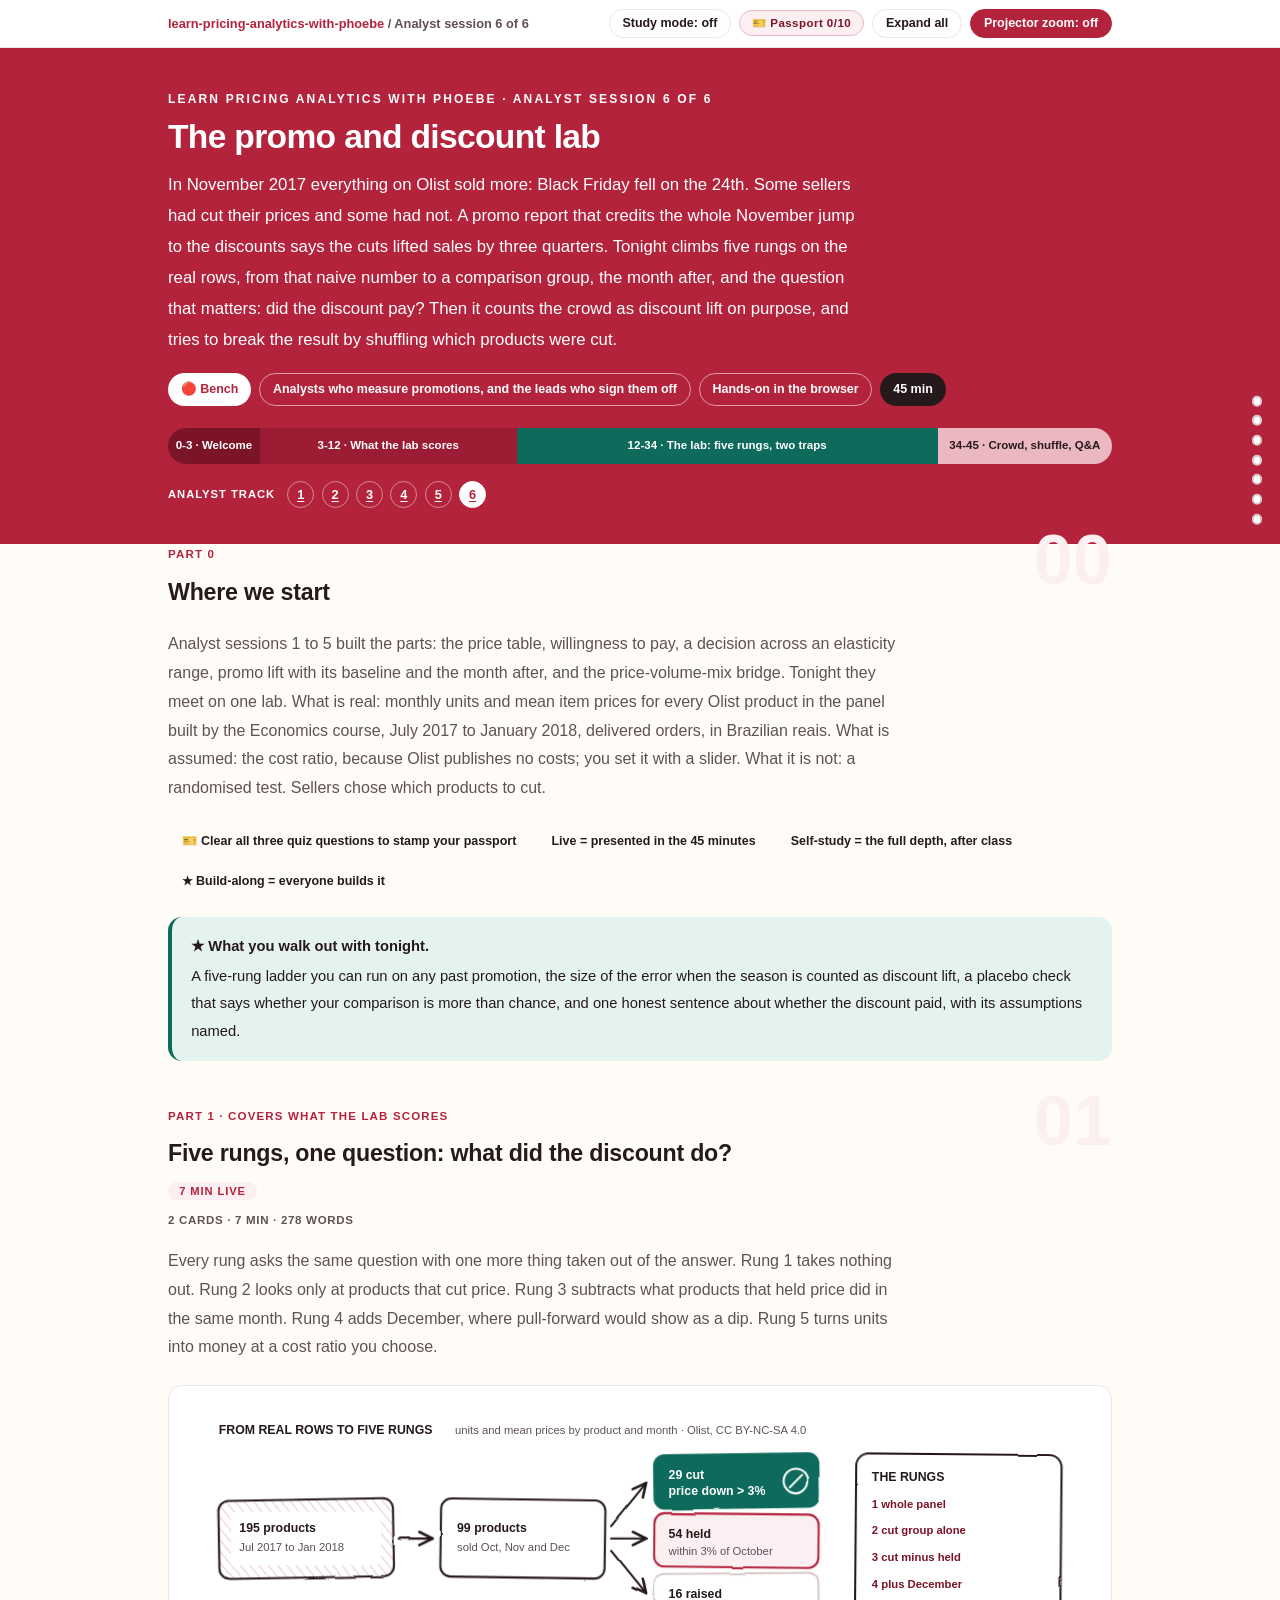
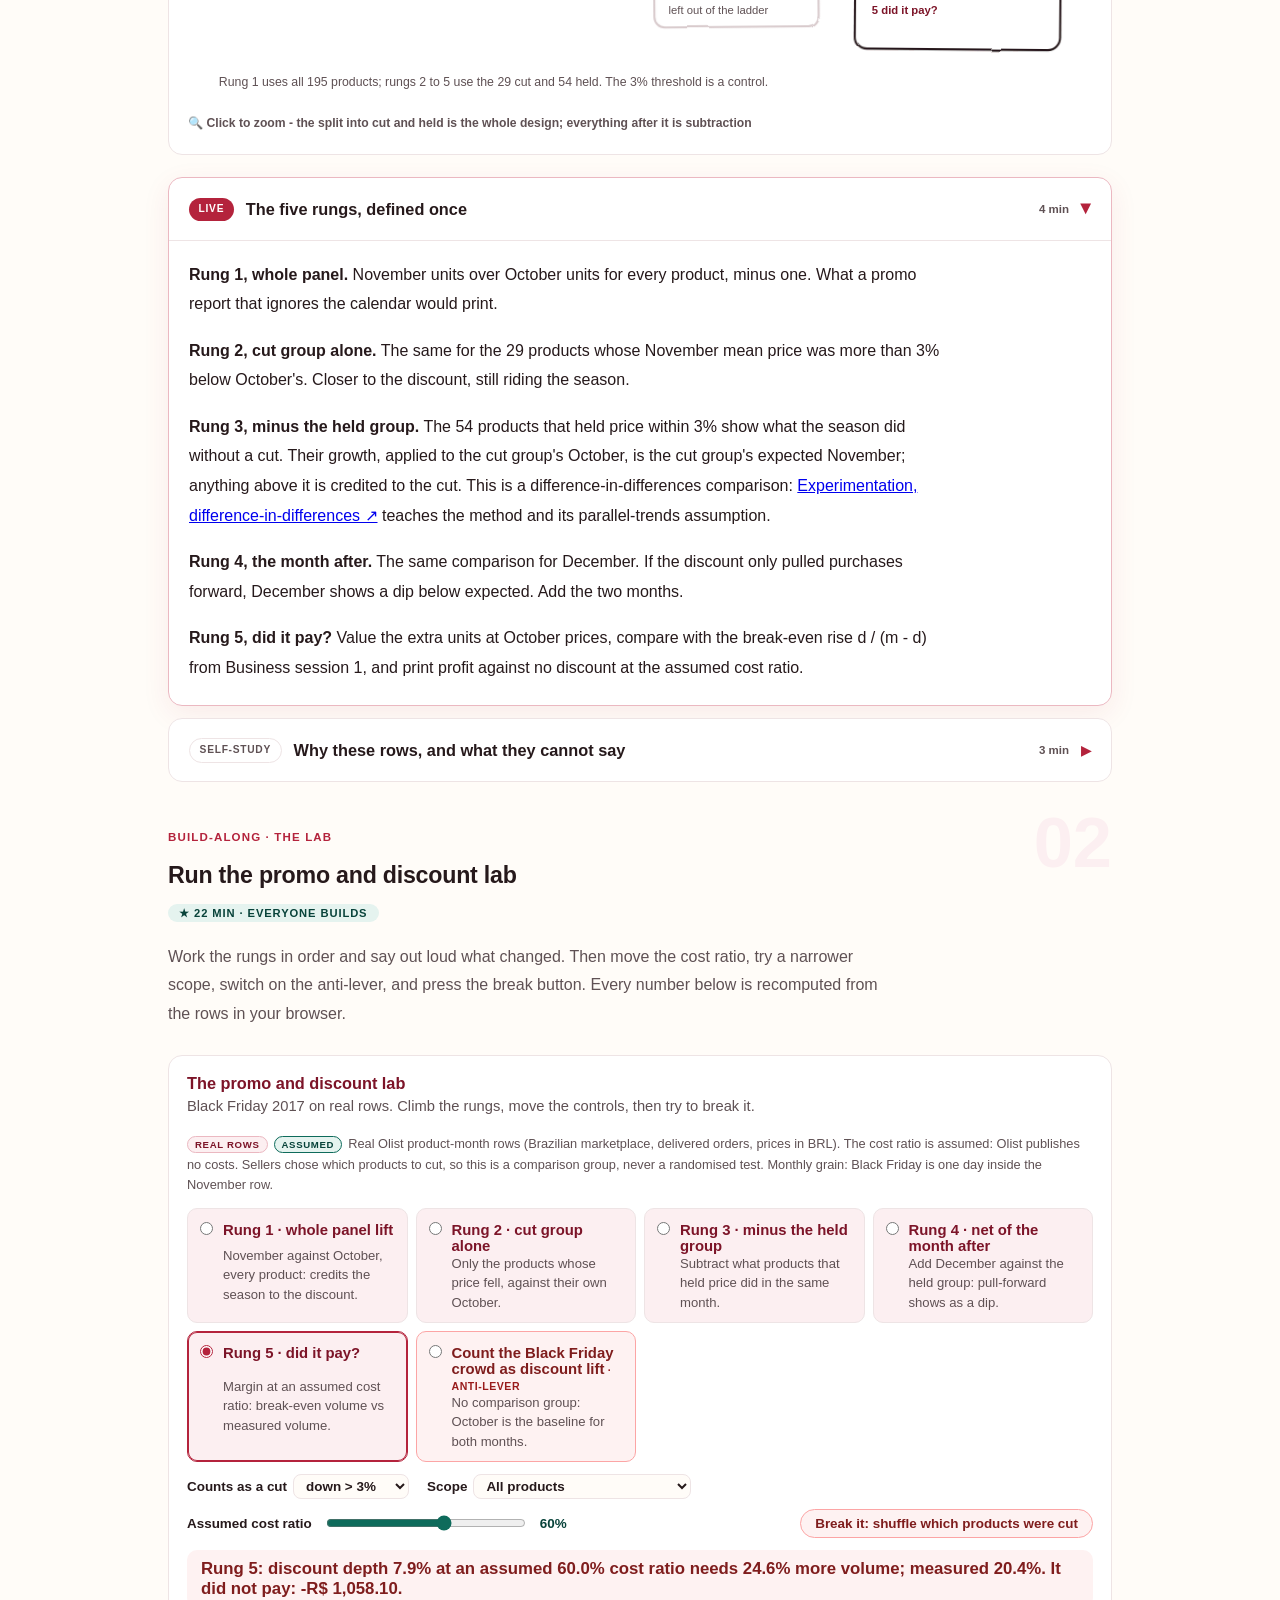
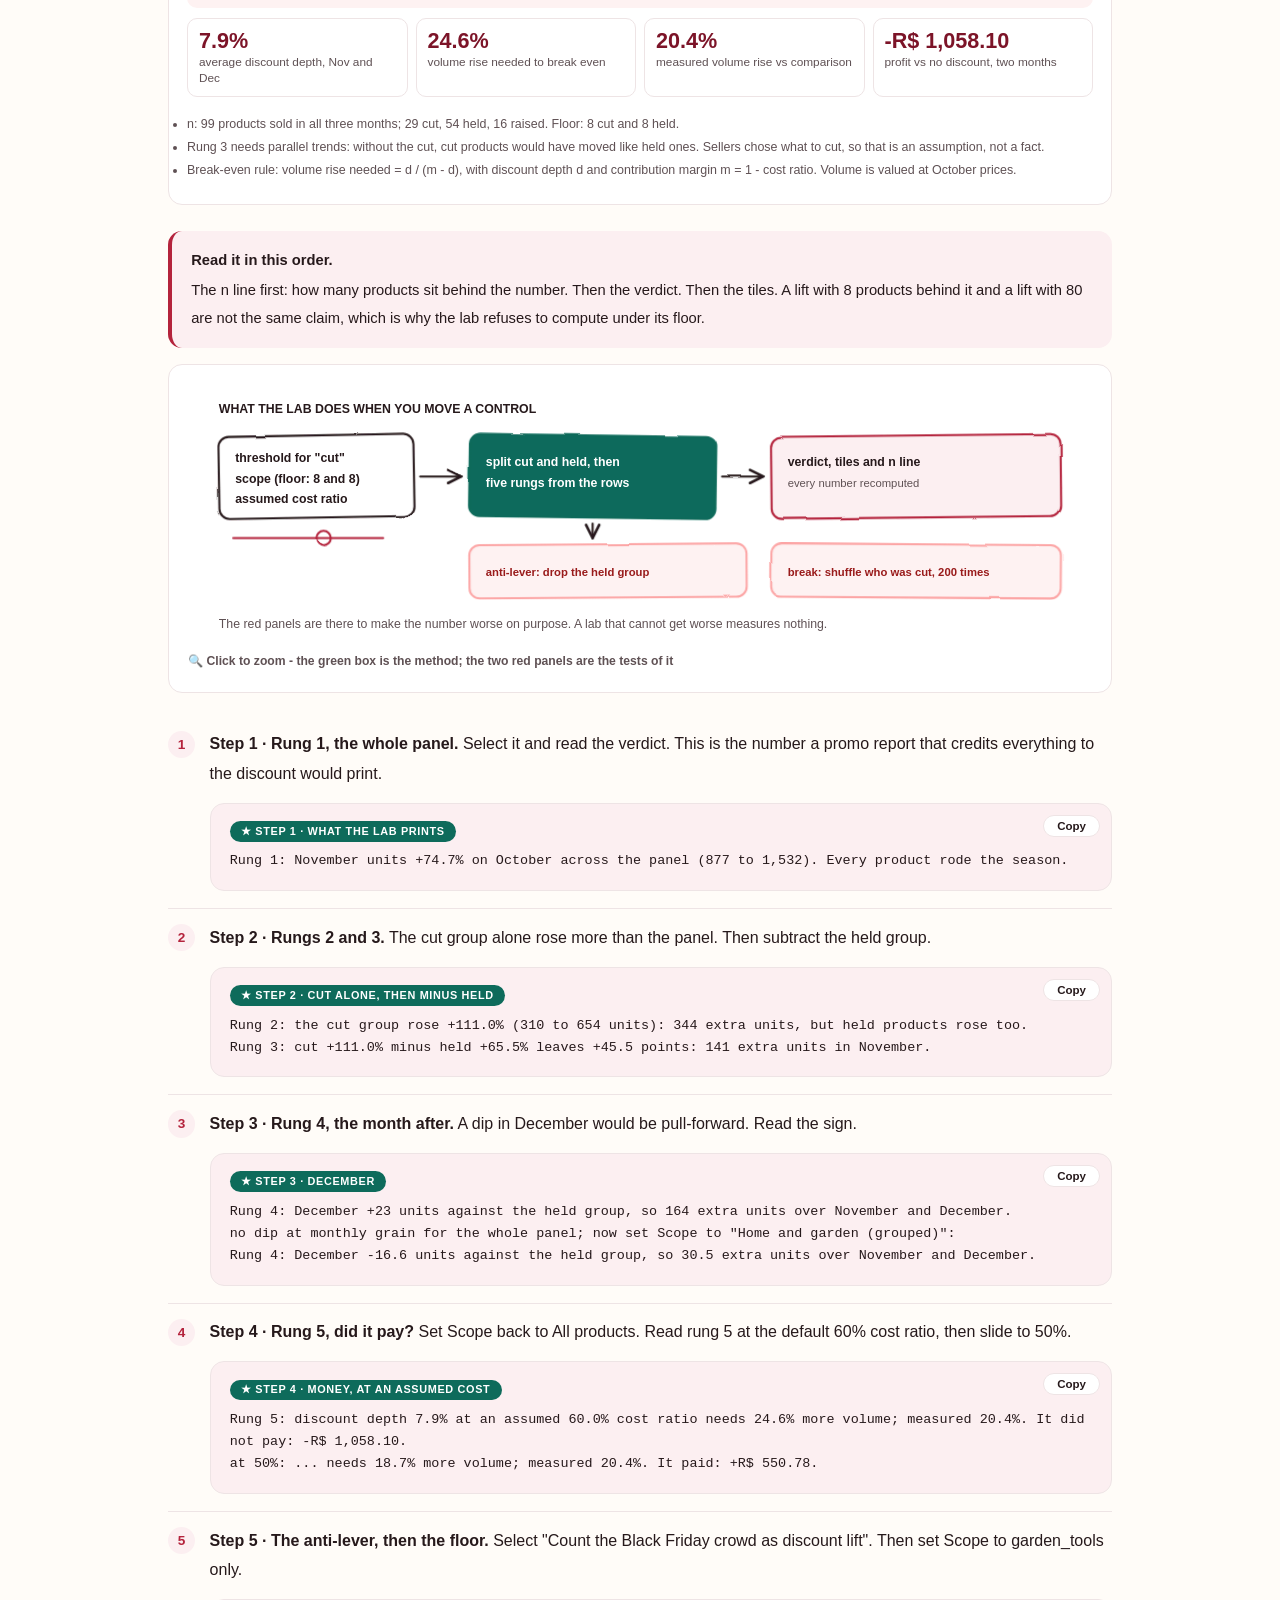
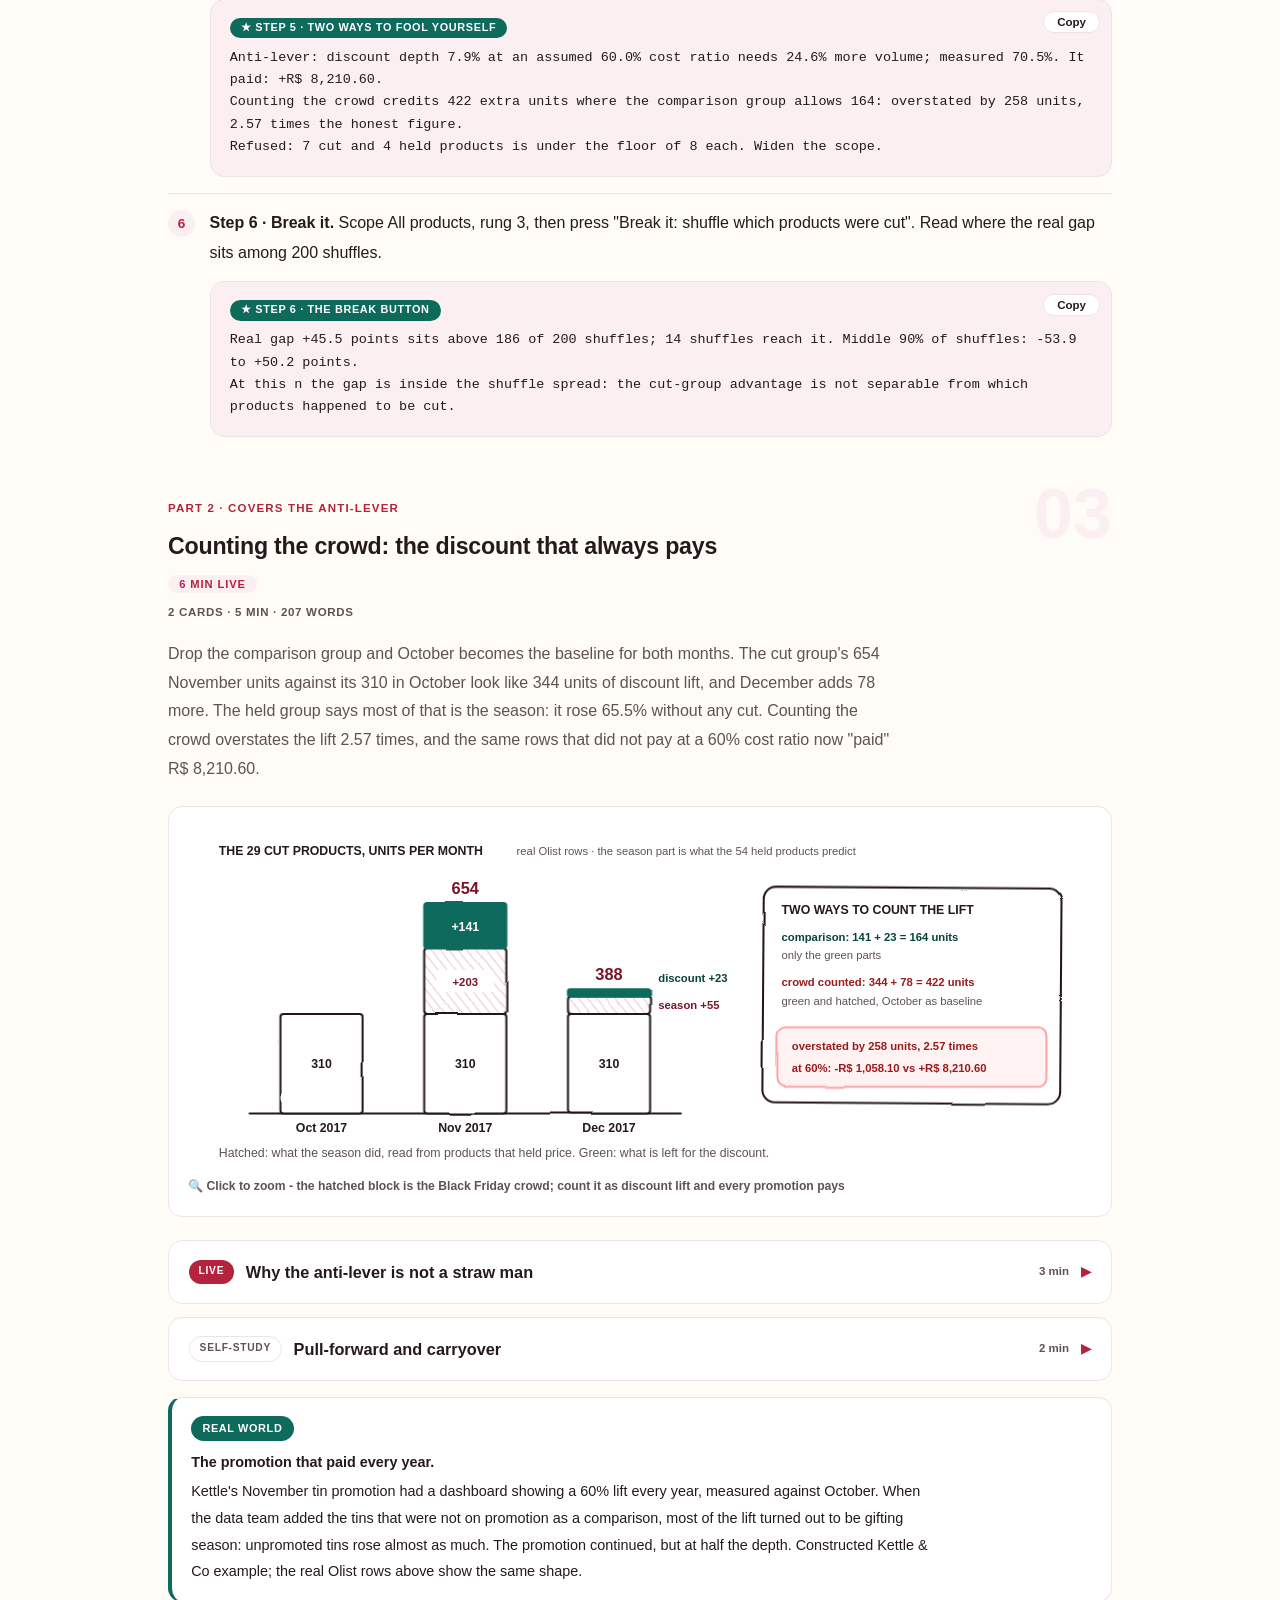
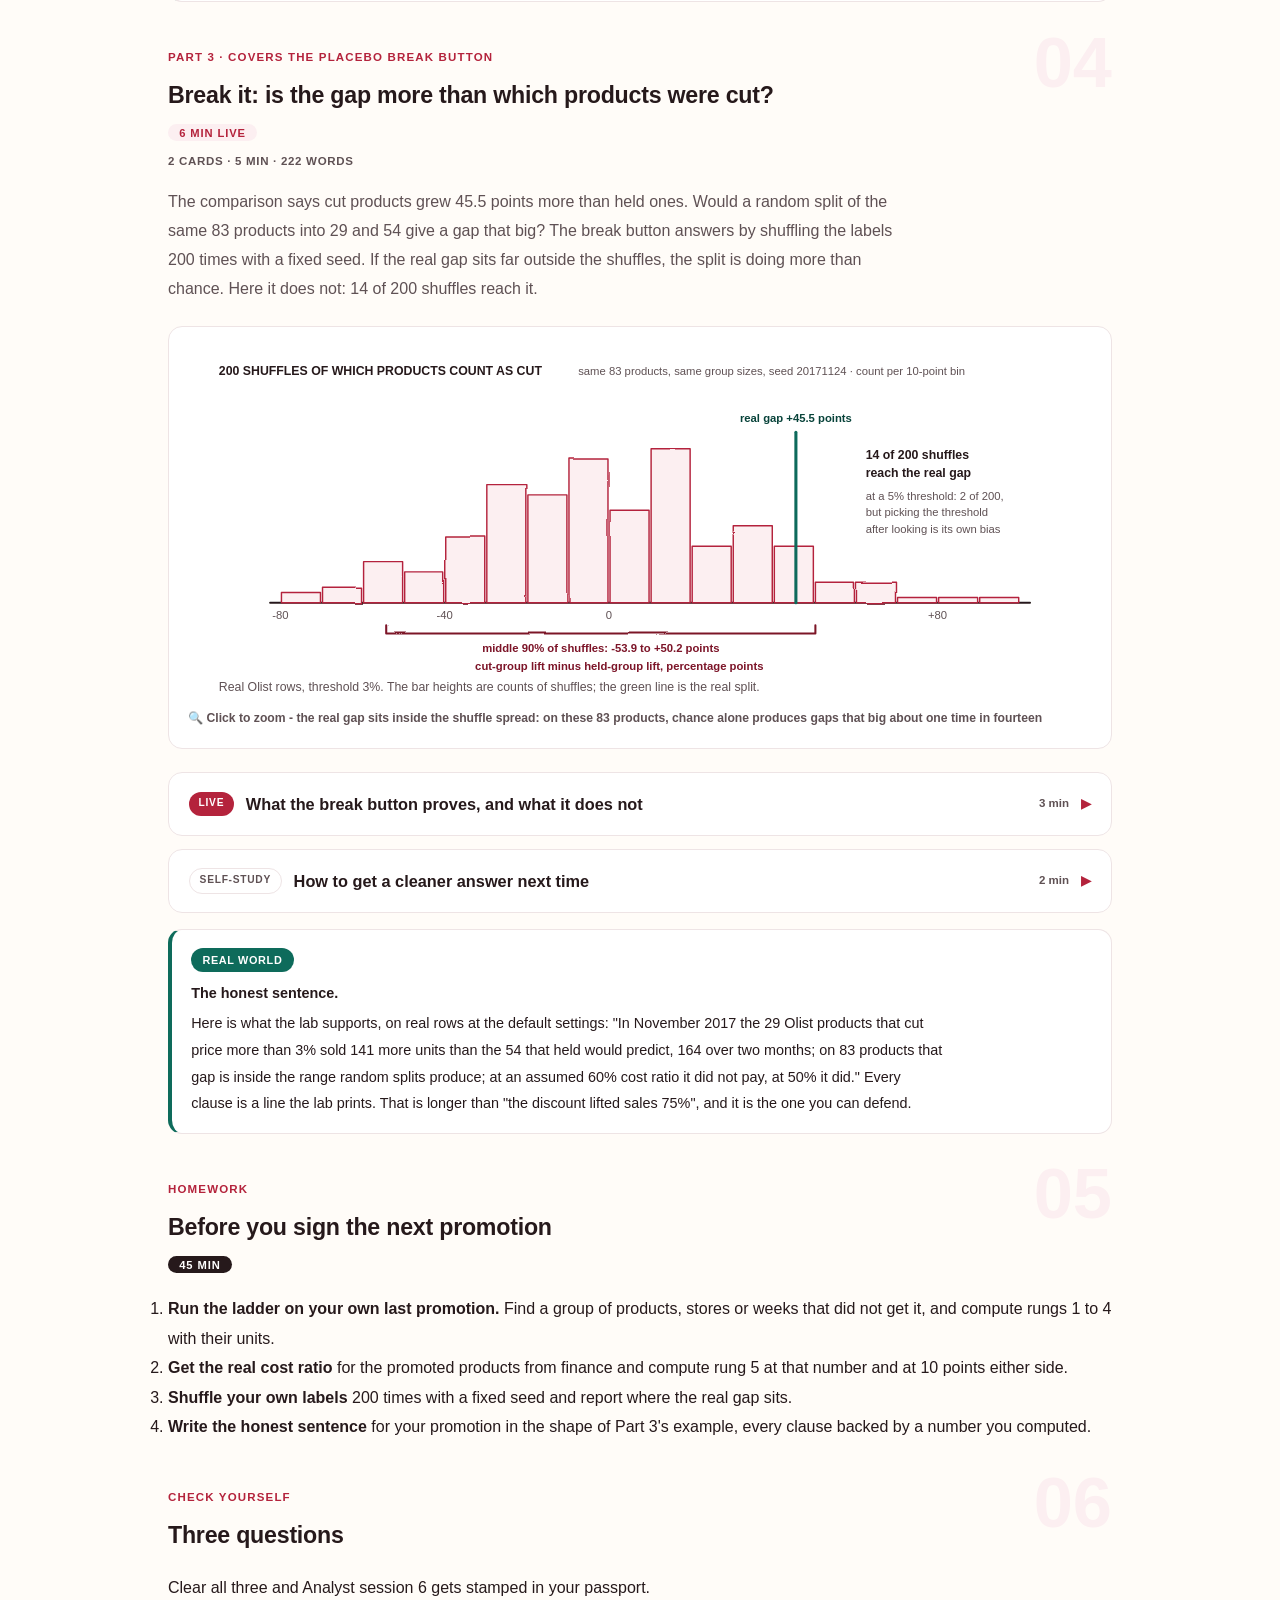
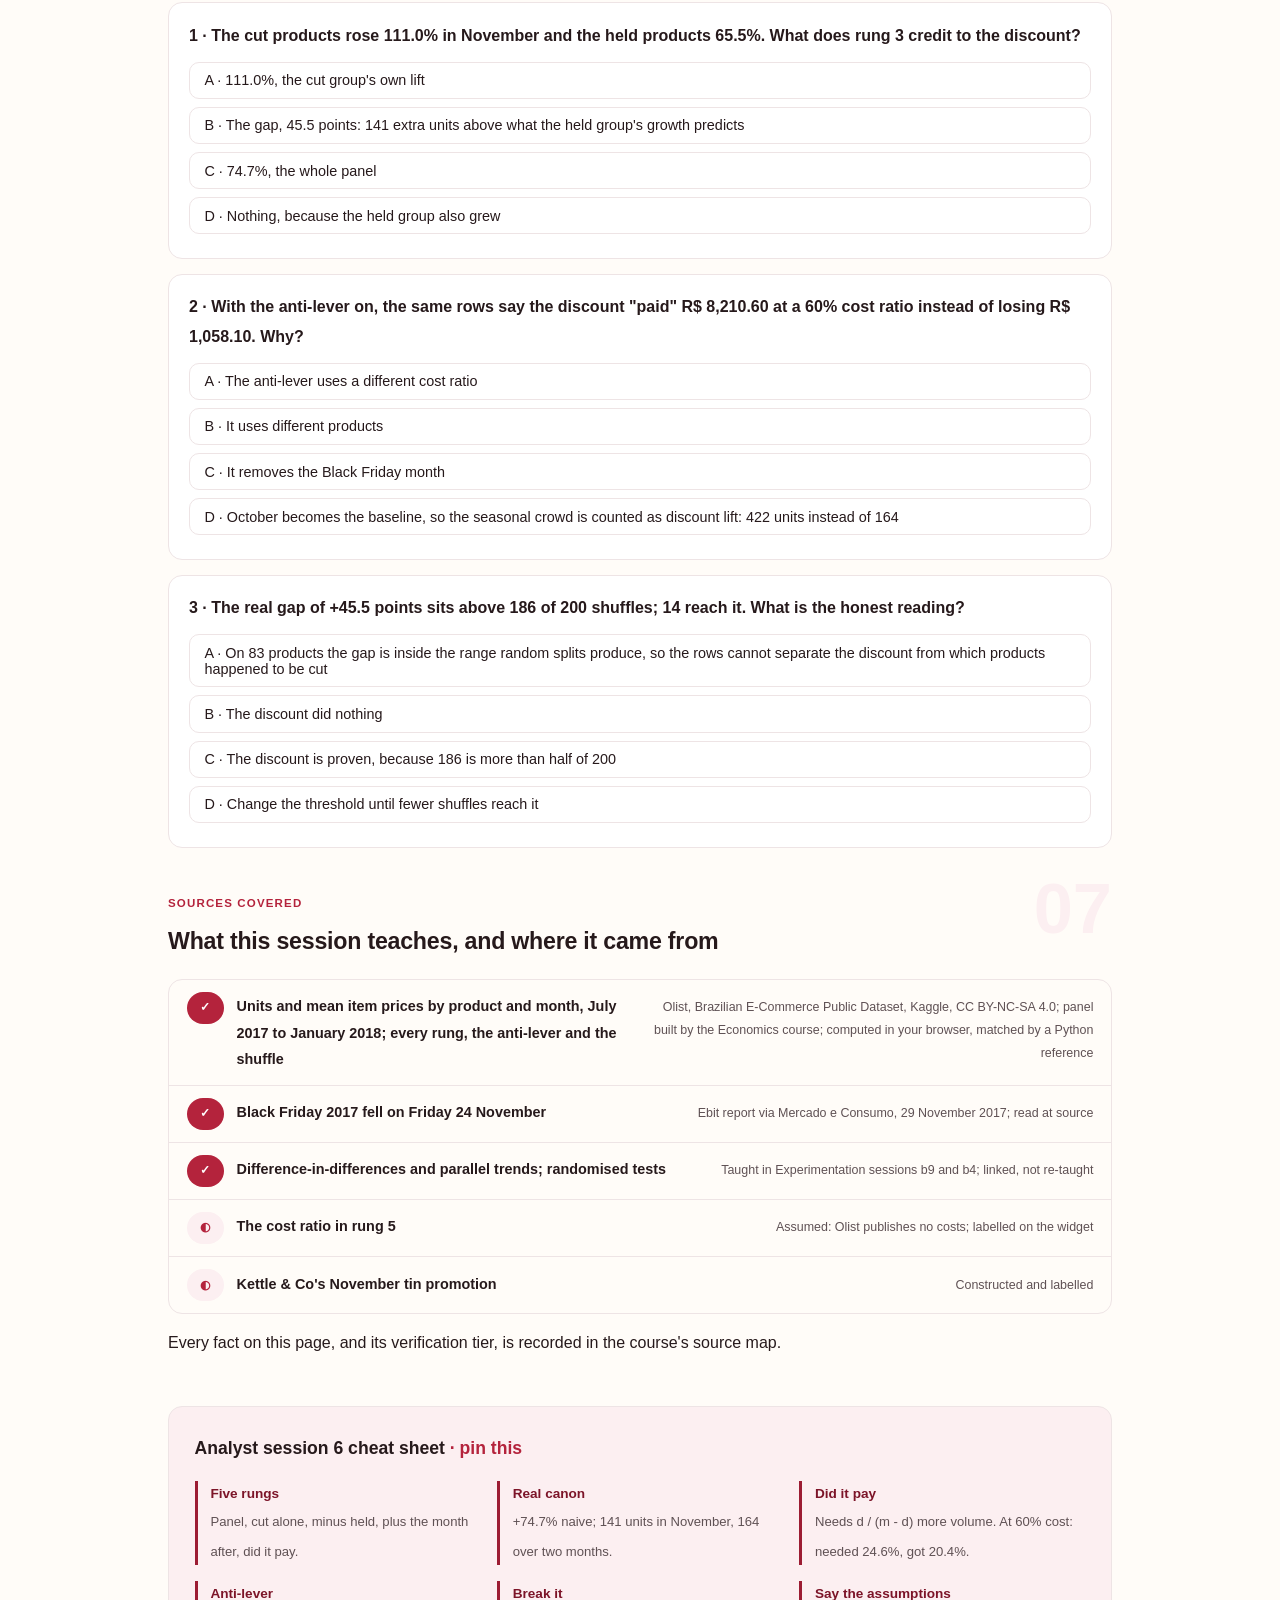
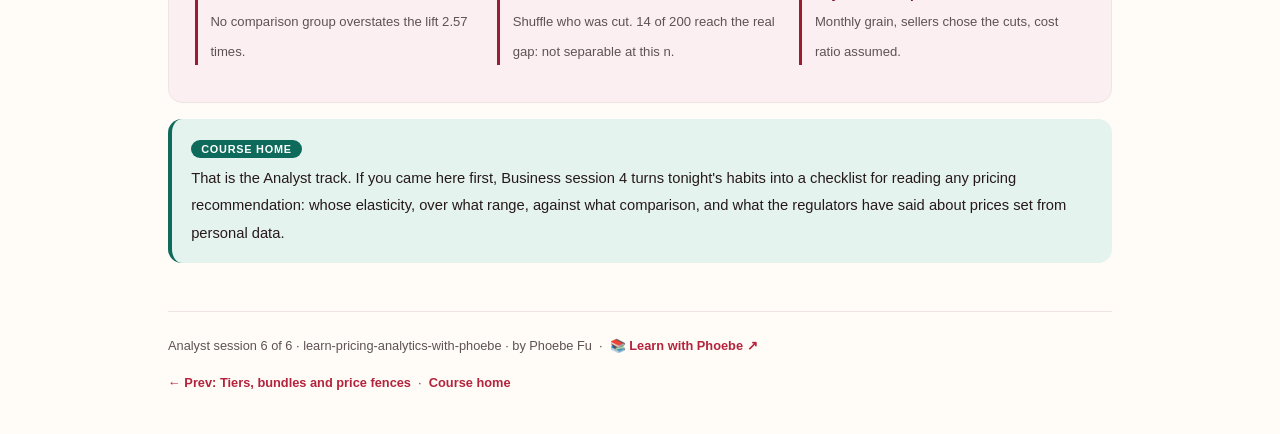
<file: courses/a6-the-promo-and-discount-lab.html>
<!DOCTYPE html>
<html lang="en">
<head>
<meta charset="UTF-8">
<meta name="viewport" content="width=device-width, initial-scale=1.0">
<!-- social:start -->
<meta name="description" content="Analyst session 6 of 6. The promo and discount lab: real Olist rows around Black Friday 2017, five rungs from the naive lift to whether the discount paid, an anti-lever that counts the seasonal crowd as discount lift, and a break button that shuffles which products were cut.">
<meta property="og:type" content="article">
<meta property="og:site_name" content="Learn with Phoebe">
<meta property="og:title" content="The promo and discount lab - learn pricing analytics with phoebe">
<meta property="og:description" content="Analyst session 6 of 6. Black Friday 2017 on real rows: from a 74.7% naive lift to 164 honest extra units, and whether the discount paid.">
<meta property="og:url" content="https://phoebefu6.github.io/learn-pricing-analytics-with-phoebe/courses/a6-the-promo-and-discount-lab.html">
<meta property="og:image" content="https://phoebefu6.github.io/learn-pricing-analytics-with-phoebe/assets/og-cover.png">
<meta property="og:image:width" content="1200">
<meta property="og:image:height" content="630">
<meta name="twitter:card" content="summary_large_image">
<meta name="twitter:title" content="The promo and discount lab - learn pricing analytics with phoebe">
<meta name="twitter:description" content="Analyst session 6 of 6. Five rungs, an anti-lever and a break button on real Black Friday rows.">
<meta name="twitter:image" content="https://phoebefu6.github.io/learn-pricing-analytics-with-phoebe/assets/og-cover.png">
<!-- social:end -->
<title>Analyst session 6 · The promo and discount lab - learn pricing analytics with phoebe</title>
<link rel="stylesheet" href="../assets/style.css?v=2">
</head>
<body>

<div class="toolbar">
  <div class="wrap">
    <span class="crumb"><a href="../index.html">learn-pricing-analytics-with-phoebe</a> / Analyst session 6 of 6</span>
    <button class="btn" id="toggle-all" type="button">Expand all</button>
    <button class="btn primary" id="zoom-toggle" type="button">Projector zoom: off</button>
  </div>
</div>

<header class="masthead">
  <div class="wrap">
    <div class="eyebrow">Learn Pricing Analytics with Phoebe · Analyst session 6 of 6</div>
    <h1>The promo and <span class="accent">discount lab</span></h1>
    <p class="sub">In November 2017 everything on Olist sold more: Black Friday fell on the 24th. Some sellers had cut their prices and some had not. A promo report that credits the whole November jump to the discounts says the cuts lifted sales by three quarters. Tonight climbs five rungs on the real rows, from that naive number to a comparison group, the month after, and the question that matters: did the discount pay? Then it counts the crowd as discount lift on purpose, and tries to break the result by shuffling which products were cut.</p>
    <div class="chip-row">
      <span class="chip level">🔴 Bench</span>
      <span class="chip audience">Analysts who measure promotions, and the leads who sign them off</span>
      <span class="chip audience">Hands-on in the browser</span>
      <span class="chip time">45 min</span>
    </div>
    <div class="agenda">
      <span class="a1" style="flex:1">0-3 · Welcome</span>
      <span class="a2" style="flex:3">3-12 · What the lab scores</span>
      <span class="a3" style="flex:5">12-34 · The lab: five rungs, two traps</span>
      <span class="a4" style="flex:2">34-45 · Crowd, shuffle, Q&amp;A</span>
    </div>
  </div>
</header>

<main class="wrap">

  <section class="section" id="intro">
    <div class="section-kicker">
      <span class="klabel">Part 0</span>
      <h2>Where we start</h2>
    </div>
    <p class="lede">Analyst sessions 1 to 5 built the parts: the price table, willingness to pay, a decision across an elasticity range, promo lift with its baseline and the month after, and the price-volume-mix bridge. Tonight they meet on one lab. What is real: monthly units and mean item prices for every Olist product in the panel built by the Economics course, July 2017 to January 2018, delivered orders, in Brazilian reais. What is assumed: the cost ratio, because Olist publishes no costs; you set it with a slider. What it is not: a randomised test. Sellers chose which products to cut.</p>

    <div class="legend">
      <span class="pill">🎫 Clear all three quiz questions to stamp your passport</span>
      <span class="pill">Live = presented in the 45 minutes</span>
      <span class="pill">Self-study = the full depth, after class</span>
      <span class="pill">★ Build-along = everyone builds it</span>
    </div>

    <div class="callout win">
      <p><strong>★ What you walk out with tonight.</strong> A five-rung ladder you can run on any past promotion, the size of the error when the season is counted as discount lift, a placebo check that says whether your comparison is more than chance, and one honest sentence about whether the discount paid, with its assumptions named.</p>
    </div>
  </section>

  <section class="section" id="part-1">
    <div class="section-kicker">
      <span class="klabel">Part 1 · covers what the lab scores</span>
      <h2>Five rungs, one question: what did the discount do?</h2>
      <span class="tag concept">7 min live</span>
    </div>
    <p class="lede">Every rung asks the same question with one more thing taken out of the answer. Rung 1 takes nothing out. Rung 2 looks only at products that cut price. Rung 3 subtracts what products that held price did in the same month. Rung 4 adds December, where pull-forward would show as a dip. Rung 5 turns units into money at a cost ratio you choose.</p>

    <figure class="zoomable">
      <svg viewBox="0 0 880 290" xmlns="http://www.w3.org/2000/svg" role="img" aria-label="The lab drawn as a flow. 195 real Olist products with a row between July 2017 and January 2018 narrow to 99 sold in all of October, November and December. Those 99 split by their November price against October: 29 cut more than 3 percent, 54 held within 3 percent, 16 raised. On the right, the five rungs: whole panel, cut group alone, cut minus held, plus December, and did it pay at an assumed cost.">
        <defs>
          <filter id="a6aSk" x="-3%" y="-3%" width="106%" height="106%"><feTurbulence type="fractalNoise" baseFrequency="0.02" numOctaves="2" seed="41" result="n"/><feDisplacementMap in="SourceGraphic" in2="n" scale="2.4" xChannelSelector="R" yChannelSelector="G"/></filter>
          <pattern id="a6aHc" patternUnits="userSpaceOnUse" width="7" height="7" patternTransform="rotate(-38)"><line x1="0" y1="0" x2="0" y2="7" stroke="#B4233C" stroke-width="1" opacity=".5"/></pattern>
          <marker id="a6aAr" viewBox="0 0 10 10" refX="9" refY="5" markerWidth="8" markerHeight="8" orient="auto"><path d="M1 1 L9 5 L1 9" fill="none" stroke="#26191B" stroke-width="1.6" stroke-linecap="round"/></marker>
        </defs>
        <style>
          .a6aH { font: 800 12px Inter, sans-serif; fill: #26191B; }
          .a6aL { font: 600 12px Inter, sans-serif; fill: #26191B; }
          .a6aS { font: 400 11px Inter, sans-serif; fill: #5F5154; }
          .a6aA { font: 700 11px Inter, sans-serif; fill: #7C1428; }
          .a6aW { font: 800 12px Inter, sans-serif; fill: #FFFFFF; }
          .a6aN { font: 400 12px Inter, sans-serif; fill: #5F5154; }
        </style>

        <text class="a6aH" x="30" y="28">FROM REAL ROWS TO FIVE RUNGS</text>
        <text class="a6aS" x="260" y="28">units and mean prices by product and month · Olist, CC BY-NC-SA 4.0</text>

        <g filter="url(#a6aSk)" fill="none" stroke="#26191B" stroke-width="2" stroke-linecap="round" stroke-linejoin="round">
          <rect x="30" y="92" width="170" height="76" rx="10" transform="rotate(-1 115 130)" fill="url(#a6aHc)"/>
          <path d="M206 130 L238 130" marker-end="url(#a6aAr)"/>
          <rect x="246" y="92" width="160" height="76" rx="10" transform="rotate(0.8 326 130)" fill="#FFFFFF"/>
          <path d="M412 118 L446 76" marker-end="url(#a6aAr)"/>
          <path d="M412 130 L446 130" marker-end="url(#a6aAr)"/>
          <path d="M412 142 L446 184" marker-end="url(#a6aAr)"/>
          <rect x="454" y="48" width="160" height="52" rx="10" transform="rotate(-0.8 534 74)" fill="#0E6B5B" stroke="#0E6B5B"/>
          <rect x="454" y="106" width="160" height="52" rx="10" transform="rotate(0.6 534 132)" fill="#FCEFF1" stroke="#B4233C"/>
          <rect x="454" y="164" width="160" height="52" rx="10" transform="rotate(-0.5 534 190)" fill="#FFFFFF" stroke="#D8CACC"/>
          <rect x="650" y="48" width="200" height="190" rx="12" transform="rotate(0.5 750 143)" fill="#FFFFFF"/>
          <!-- doodle: a sale sticker on the cut box -->
          <circle cx="592" cy="74" r="12" stroke="#FFFFFF"/>
          <path d="M586 80 L598 68" stroke="#FFFFFF"/>
        </g>

        <rect x="42" y="104" width="146" height="52" rx="6" fill="#FFFFFF"/>

        <text class="a6aL" x="50" y="124">195 products</text>
        <text class="a6aS" x="50" y="142">Jul 2017 to Jan 2018</text>
        <text class="a6aL" x="262" y="124">99 products</text>
        <text class="a6aS" x="262" y="142">sold Oct, Nov and Dec</text>

        <text class="a6aW" x="468" y="72">29 cut</text>
        <text class="a6aW" x="468" y="88">price down &gt; 3%</text>
        <text class="a6aL" x="468" y="130">54 held</text>
        <text class="a6aS" x="468" y="146">within 3% of October</text>
        <text class="a6aL" x="468" y="188">16 raised</text>
        <text class="a6aS" x="468" y="204">left out of the ladder</text>

        <text class="a6aH" x="666" y="74">THE RUNGS</text>
        <text class="a6aA" x="666" y="100">1 whole panel</text>
        <text class="a6aA" x="666" y="126">2 cut group alone</text>
        <text class="a6aA" x="666" y="152">3 cut minus held</text>
        <text class="a6aA" x="666" y="178">4 plus December</text>
        <text class="a6aA" x="666" y="204">5 did it pay?</text>

        <text class="a6aN" x="30" y="274">Rung 1 uses all 195 products; rungs 2 to 5 use the 29 cut and 54 held. The 3% threshold is a control.</text>
      </svg>
      <figcaption>🔍 Click to zoom - the split into cut and held is the whole design; everything after it is subtraction</figcaption>
    </figure>

    <details class="card" open>
      <summary><span class="mode live">Live</span>The five rungs, defined once<span class="mini">4 min</span><span class="caret">▶</span></summary>
      <div class="body">
        <p><strong>Rung 1, whole panel.</strong> November units over October units for every product, minus one. What a promo report that ignores the calendar would print.</p>
        <p><strong>Rung 2, cut group alone.</strong> The same for the 29 products whose November mean price was more than 3% below October's. Closer to the discount, still riding the season.</p>
        <p><strong>Rung 3, minus the held group.</strong> The 54 products that held price within 3% show what the season did without a cut. Their growth, applied to the cut group's October, is the cut group's expected November; anything above it is credited to the cut. This is a difference-in-differences comparison: <a href="https://phoebefu6.github.io/learn-experimentation-with-phoebe/courses/b9-difference-in-differences.html">Experimentation, difference-in-differences ↗</a> teaches the method and its parallel-trends assumption.</p>
        <p><strong>Rung 4, the month after.</strong> The same comparison for December. If the discount only pulled purchases forward, December shows a dip below expected. Add the two months.</p>
        <p><strong>Rung 5, did it pay?</strong> Value the extra units at October prices, compare with the break-even rise d / (m - d) from Business session 1, and print profit against no discount at the assumed cost ratio.</p>
      </div>
    </details>

    <details class="card">
      <summary><span class="mode self">Self-study</span>Why these rows, and what they cannot say<span class="mini">3 min</span><span class="caret">▶</span></summary>
      <div class="body">
        <p>Public promotion data with prices, units and a comparison group is rare. The Olist panel (Brazilian E-Commerce Public Dataset by Olist, Kaggle, CC BY-NC-SA 4.0) was built by the Economics course to estimate elasticity; this lab reuses the same file and never refits elasticity. Three limits are printed on the widget. The grain is monthly, so Black Friday itself is one day inside a month row. Sellers chose which products to cut, so the comparison is a design, not a randomised test (<a href="https://phoebefu6.github.io/learn-experimentation-with-phoebe/courses/a5-when-you-cant-randomize.html">Experimentation, when you can't randomize ↗</a>). And there are no costs, so every margin is at an assumed cost ratio.</p>
      </div>
    </details>
  </section>

  <section class="section" id="bench">
    <div class="section-kicker">
      <span class="klabel">Build-along · the lab</span>
      <h2>Run the promo and discount lab</h2>
      <span class="tag demo">★ 22 min · everyone builds</span>
    </div>
    <p class="lede">Work the rungs in order and say out loud what changed. Then move the cost ratio, try a narrower scope, switch on the anti-lever, and press the break button. Every number below is recomputed from the rows in your browser.</p>

    <div class="pra-widget" data-mode="bench"></div>

    <div class="callout tip">
      <p><strong>Read it in this order.</strong> The n line first: how many products sit behind the number. Then the verdict. Then the tiles. A lift with 8 products behind it and a lift with 80 are not the same claim, which is why the lab refuses to compute under its floor.</p>
    </div>

    <figure class="zoomable">
      <svg viewBox="0 0 880 250" xmlns="http://www.w3.org/2000/svg" role="img" aria-label="A hand-drawn map of the lab. Three controls, threshold, scope and assumed cost ratio, feed the engine, which splits products into cut and held and computes the five rungs. Its output is the verdict and tiles. Two red panels sit underneath: the anti-lever, which removes the comparison group, and the break button, which shuffles which products count as cut 200 times.">
        <defs>
          <filter id="a6bSk" x="-3%" y="-3%" width="106%" height="106%"><feTurbulence type="fractalNoise" baseFrequency="0.02" numOctaves="2" seed="43" result="n"/><feDisplacementMap in="SourceGraphic" in2="n" scale="2.4" xChannelSelector="R" yChannelSelector="G"/></filter>
          <pattern id="a6bHc" patternUnits="userSpaceOnUse" width="7" height="7" patternTransform="rotate(-38)"><line x1="0" y1="0" x2="0" y2="7" stroke="#B4233C" stroke-width="1" opacity=".5"/></pattern>
          <marker id="a6bAr" viewBox="0 0 10 10" refX="9" refY="5" markerWidth="8" markerHeight="8" orient="auto"><path d="M1 1 L9 5 L1 9" fill="none" stroke="#26191B" stroke-width="1.6" stroke-linecap="round"/></marker>
        </defs>
        <style>
          .a6bH { font: 800 12px Inter, sans-serif; fill: #26191B; }
          .a6bL { font: 600 12px Inter, sans-serif; fill: #26191B; }
          .a6bS { font: 400 11px Inter, sans-serif; fill: #5F5154; }
          .a6bW { font: 800 12px Inter, sans-serif; fill: #FFFFFF; }
          .a6bR { font: 700 11px Inter, sans-serif; fill: #991B1B; }
          .a6bN { font: 400 12px Inter, sans-serif; fill: #5F5154; }
        </style>

        <text class="a6bH" x="30" y="28">WHAT THE LAB DOES WHEN YOU MOVE A CONTROL</text>

        <g filter="url(#a6bSk)" fill="none" stroke="#26191B" stroke-width="2" stroke-linecap="round" stroke-linejoin="round">
          <rect x="30" y="50" width="190" height="80" rx="10" transform="rotate(-1 125 90)" fill="#FFFFFF"/>
          <path d="M226 90 L266 90" marker-end="url(#a6bAr)"/>
          <rect x="274" y="50" width="240" height="80" rx="10" transform="rotate(0.8 394 90)" fill="#0E6B5B" stroke="#0E6B5B"/>
          <path d="M520 90 L560 90" marker-end="url(#a6bAr)"/>
          <rect x="568" y="50" width="282" height="80" rx="10" transform="rotate(-0.6 709 90)" fill="#FCEFF1" stroke="#B4233C"/>
          <rect x="274" y="156" width="270" height="52" rx="10" transform="rotate(-0.4 409 182)" fill="#FEF2F2" stroke="#FCA5A5"/>
          <rect x="568" y="156" width="282" height="52" rx="10" transform="rotate(0.4 709 182)" fill="#FEF2F2" stroke="#FCA5A5"/>
          <path d="M394 136 L394 150" marker-end="url(#a6bAr)"/>
          <!-- doodle: a slider knob -->
          <path d="M44 150 L190 150" stroke="#B4233C"/>
          <circle cx="132" cy="150" r="7" stroke="#B4233C"/>
        </g>

        <text class="a6bL" x="46" y="76">threshold for "cut"</text>
        <text class="a6bL" x="46" y="96">scope (floor: 8 and 8)</text>
        <text class="a6bL" x="46" y="116">assumed cost ratio</text>
        <text class="a6bW" x="290" y="80">split cut and held, then</text>
        <text class="a6bW" x="290" y="100">five rungs from the rows</text>
        <text class="a6bL" x="584" y="80">verdict, tiles and n line</text>
        <text class="a6bS" x="584" y="100">every number recomputed</text>
        <text class="a6bR" x="290" y="187">anti-lever: drop the held group</text>
        <text class="a6bR" x="584" y="187">break: shuffle who was cut, 200 times</text>

        <text class="a6bN" x="30" y="238">The red panels are there to make the number worse on purpose. A lab that cannot get worse measures nothing.</text>
      </svg>
      <figcaption>🔍 Click to zoom - the green box is the method; the two red panels are the tests of it</figcaption>
    </figure>

    <div class="steps">
      <div class="step">
        <p><strong>Step 1 · Rung 1, the whole panel.</strong> Select it and read the verdict. This is the number a promo report that credits everything to the discount would print.</p>
        <div class="prompt-box good"><span class="label">★ Step 1 · what the lab prints</span>Rung 1: November units +74.7% on October across the panel (877 to 1,532). Every product rode the season.</div>
      </div>
      <div class="step">
        <p><strong>Step 2 · Rungs 2 and 3.</strong> The cut group alone rose more than the panel. Then subtract the held group.</p>
        <div class="prompt-box good"><span class="label">★ Step 2 · cut alone, then minus held</span>Rung 2: the cut group rose +111.0% (310 to 654 units): 344 extra units, but held products rose too.
Rung 3: cut +111.0% minus held +65.5% leaves +45.5 points: 141 extra units in November.</div>
      </div>
      <div class="step">
        <p><strong>Step 3 · Rung 4, the month after.</strong> A dip in December would be pull-forward. Read the sign.</p>
        <div class="prompt-box good"><span class="label">★ Step 3 · December</span>Rung 4: December +23 units against the held group, so 164 extra units over November and December.
no dip at monthly grain for the whole panel; now set Scope to "Home and garden (grouped)":
Rung 4: December -16.6 units against the held group, so 30.5 extra units over November and December.</div>
      </div>
      <div class="step">
        <p><strong>Step 4 · Rung 5, did it pay?</strong> Set Scope back to All products. Read rung 5 at the default 60% cost ratio, then slide to 50%.</p>
        <div class="prompt-box good"><span class="label">★ Step 4 · money, at an assumed cost</span>Rung 5: discount depth 7.9% at an assumed 60.0% cost ratio needs 24.6% more volume; measured 20.4%. It did not pay: -R$ 1,058.10.
at 50%: ... needs 18.7% more volume; measured 20.4%. It paid: +R$ 550.78.</div>
      </div>
      <div class="step">
        <p><strong>Step 5 · The anti-lever, then the floor.</strong> Select "Count the Black Friday crowd as discount lift". Then set Scope to garden_tools only.</p>
        <div class="prompt-box good"><span class="label">★ Step 5 · two ways to fool yourself</span>Anti-lever: discount depth 7.9% at an assumed 60.0% cost ratio needs 24.6% more volume; measured 70.5%. It paid: +R$ 8,210.60.
Counting the crowd credits 422 extra units where the comparison group allows 164: overstated by 258 units, 2.57 times the honest figure.
Refused: 7 cut and 4 held products is under the floor of 8 each. Widen the scope.</div>
      </div>
      <div class="step">
        <p><strong>Step 6 · Break it.</strong> Scope All products, rung 3, then press "Break it: shuffle which products were cut". Read where the real gap sits among 200 shuffles.</p>
        <div class="prompt-box good"><span class="label">★ Step 6 · the break button</span>Real gap +45.5 points sits above 186 of 200 shuffles; 14 shuffles reach it. Middle 90% of shuffles: -53.9 to +50.2 points.
At this n the gap is inside the shuffle spread: the cut-group advantage is not separable from which products happened to be cut.</div>
      </div>
    </div>
  </section>

  <section class="section" id="part-2">
    <div class="section-kicker">
      <span class="klabel">Part 2 · covers the anti-lever</span>
      <h2>Counting the crowd: the discount that always pays</h2>
      <span class="tag concept">6 min live</span>
    </div>
    <p class="lede">Drop the comparison group and October becomes the baseline for both months. The cut group's 654 November units against its 310 in October look like 344 units of discount lift, and December adds 78 more. The held group says most of that is the season: it rose 65.5% without any cut. Counting the crowd overstates the lift 2.57 times, and the same rows that did not pay at a 60% cost ratio now "paid" R$ 8,210.60.</p>

    <figure class="zoomable">
      <svg viewBox="0 0 880 330" xmlns="http://www.w3.org/2000/svg" role="img" aria-label="Three stacked bars for the 29 cut products, real Olist units. October: 310. November: 654, split into the October level 310, a seasonal part of 203 that the held group predicts, and 141 credited to the discount. December: 388, split into 310, a seasonal part of 55, and 23 credited to the discount. On the right: counting the crowd credits 422 extra units, the comparison allows 164, an overstatement of 258 units or 2.57 times.">
        <defs>
          <filter id="a6cSk" x="-3%" y="-3%" width="106%" height="106%"><feTurbulence type="fractalNoise" baseFrequency="0.02" numOctaves="2" seed="47" result="n"/><feDisplacementMap in="SourceGraphic" in2="n" scale="2.4" xChannelSelector="R" yChannelSelector="G"/></filter>
          <pattern id="a6cHc" patternUnits="userSpaceOnUse" width="7" height="7" patternTransform="rotate(-38)"><line x1="0" y1="0" x2="0" y2="7" stroke="#B4233C" stroke-width="1" opacity=".5"/></pattern>
          <marker id="a6cAr" viewBox="0 0 10 10" refX="9" refY="5" markerWidth="8" markerHeight="8" orient="auto"><path d="M1 1 L9 5 L1 9" fill="none" stroke="#26191B" stroke-width="1.6" stroke-linecap="round"/></marker>
        </defs>
        <style>
          .a6cH { font: 800 12px Inter, sans-serif; fill: #26191B; }
          .a6cL { font: 600 12px Inter, sans-serif; fill: #26191B; }
          .a6cS { font: 400 11px Inter, sans-serif; fill: #5F5154; }
          .a6cA { font: 700 11px Inter, sans-serif; fill: #7C1428; }
          .a6cB { font: 800 11px Inter, sans-serif; fill: #08433A; }
          .a6cV { font: 800 16px Inter, sans-serif; fill: #7C1428; }
          .a6cW { font: 800 12px Inter, sans-serif; fill: #FFFFFF; }
          .a6cR { font: 700 11px Inter, sans-serif; fill: #991B1B; }
          .a6cN { font: 400 12px Inter, sans-serif; fill: #5F5154; }
        </style>

        <text class="a6cH" x="30" y="28">THE 29 CUT PRODUCTS, UNITS PER MONTH</text>
        <text class="a6cS" x="320" y="28">real Olist rows · the season part is what the 54 held products predict</text>

        <g filter="url(#a6cSk)" fill="none" stroke="#26191B" stroke-width="2" stroke-linecap="round" stroke-linejoin="round">
          <path d="M60 280 L480 280"/>
          <rect x="90" y="183" width="80" height="97" rx="3" fill="#FFFFFF"/>
          <rect x="230" y="183" width="80" height="97" rx="3" fill="#FFFFFF"/>
          <rect x="230" y="119" width="80" height="64" rx="3" fill="url(#a6cHc)"/>
          <rect x="230" y="75" width="80" height="44" rx="3" fill="#0E6B5B" stroke="#0E6B5B"/>
          <rect x="370" y="183" width="80" height="97" rx="3" fill="#FFFFFF"/>
          <rect x="370" y="166" width="80" height="17" rx="3" fill="url(#a6cHc)"/>
          <rect x="370" y="159" width="80" height="7" rx="2" fill="#0E6B5B" stroke="#0E6B5B"/>
          <rect x="560" y="60" width="290" height="210" rx="12" transform="rotate(0.4 705 165)" fill="#FFFFFF"/>
          <rect x="574" y="196" width="262" height="58" rx="8" fill="#FEF2F2" stroke="#FCA5A5"/>
        </g>

        <rect x="242" y="140" width="56" height="22" rx="4" fill="#FFFFFF"/>

        <text class="a6cL" x="130" y="236" text-anchor="middle">310</text>
        <text class="a6cL" x="270" y="236" text-anchor="middle">310</text>
        <text class="a6cL" x="410" y="236" text-anchor="middle">310</text>
        <text class="a6cA" x="270" y="156" text-anchor="middle">+203</text>
        <text class="a6cW" x="270" y="102" text-anchor="middle">+141</text>
        <text class="a6cB" x="458" y="152">discount +23</text>
        <text class="a6cA" x="458" y="178">season +55</text>
        <text class="a6cV" x="270" y="66" text-anchor="middle">654</text>
        <text class="a6cV" x="410" y="150" text-anchor="middle">388</text>
        <text class="a6cL" x="130" y="298" text-anchor="middle">Oct 2017</text>
        <text class="a6cL" x="270" y="298" text-anchor="middle">Nov 2017</text>
        <text class="a6cL" x="410" y="298" text-anchor="middle">Dec 2017</text>

        <text class="a6cH" x="578" y="86">TWO WAYS TO COUNT THE LIFT</text>
        <text class="a6cB" x="578" y="112">comparison: 141 + 23 = 164 units</text>
        <text class="a6cS" x="578" y="130">only the green parts</text>
        <text class="a6cR" x="578" y="156">crowd counted: 344 + 78 = 422 units</text>
        <text class="a6cS" x="578" y="174">green and hatched, October as baseline</text>
        <text class="a6cR" x="588" y="218">overstated by 258 units, 2.57 times</text>
        <text class="a6cR" x="588" y="240">at 60%: -R$ 1,058.10 vs +R$ 8,210.60</text>

        <text class="a6cN" x="30" y="322">Hatched: what the season did, read from products that held price. Green: what is left for the discount.</text>
      </svg>
      <figcaption>🔍 Click to zoom - the hatched block is the Black Friday crowd; count it as discount lift and every promotion pays</figcaption>
    </figure>

    <details class="card">
      <summary><span class="mode live">Live</span>Why the anti-lever is not a straw man<span class="mini">3 min</span><span class="caret">▶</span></summary>
      <div class="body">
        <p><strong>It is the default report.</strong> "Units during the promotion against the month before" is how many promo dashboards are built, because it needs no second group. In a flat month it is roughly right. In November it credits the whole season to the discount.</p>
        <p><strong>It flips the decision.</strong> At the default 60% cost ratio, the comparison says the discount lost R$ 1,058.10 over two months. The crowd-counted version says it made R$ 8,210.60. Same rows, same prices, opposite recommendation for next year.</p>
        <p><strong>Honest nuance.</strong> The held group is not a perfect stand-in either: products that held price may differ from products that were cut (bigger sellers, different categories). That is the parallel-trends assumption, and Part 3 tests one version of it.</p>
      </div>
    </details>

    <details class="card">
      <summary><span class="mode self">Self-study</span>Pull-forward and carryover<span class="mini">2 min</span><span class="caret">▶</span></summary>
      <div class="body">
        <p>A discount that only moves purchases earlier leaves a dip after it: December below what the held group predicts. For all products, December sits 23 units above the comparison, so at monthly grain there is no dip, if anything a small carryover. For the Home and garden scope it sits 16.6 below, a dip. Monthly data blurs this: a dip in the first week of December and a recovery by Christmas net out inside one row. Weekly or daily data would answer what this panel cannot.</p>
      </div>
    </details>

    <div class="callout example">
      <span class="ex-pill">Real world</span>
      <p><strong>The promotion that paid every year.</strong> Kettle's November tin promotion had a dashboard showing a 60% lift every year, measured against October. When the data team added the tins that were not on promotion as a comparison, most of the lift turned out to be gifting season: unpromoted tins rose almost as much. The promotion continued, but at half the depth. Constructed Kettle &amp; Co example; the real Olist rows above show the same shape.</p>
    </div>
  </section>

  <section class="section" id="part-3">
    <div class="section-kicker">
      <span class="klabel">Part 3 · covers the placebo break button</span>
      <h2>Break it: is the gap more than which products were cut?</h2>
      <span class="tag concept">6 min live</span>
    </div>
    <p class="lede">The comparison says cut products grew 45.5 points more than held ones. Would a random split of the same 83 products into 29 and 54 give a gap that big? The break button answers by shuffling the labels 200 times with a fixed seed. If the real gap sits far outside the shuffles, the split is doing more than chance. Here it does not: 14 of 200 shuffles reach it.</p>

    <figure class="zoomable">
      <svg viewBox="0 0 880 342" xmlns="http://www.w3.org/2000/svg" role="img" aria-label="A histogram of 200 placebo gaps, each the cut-minus-held lift after shuffling which of the 83 products count as cut. The gaps run from about minus 77 to plus 90 points, centred near zero. The real gap of plus 45.5 points is marked with a green line inside the right tail; the middle 90 percent of shuffles runs from minus 53.9 to plus 50.2 points, so the real gap sits inside it. 14 of 200 shuffles reach the real gap.">
        <defs>
          <filter id="a6dSk" x="-3%" y="-3%" width="106%" height="106%"><feTurbulence type="fractalNoise" baseFrequency="0.02" numOctaves="2" seed="53" result="n"/><feDisplacementMap in="SourceGraphic" in2="n" scale="2.4" xChannelSelector="R" yChannelSelector="G"/></filter>
          <pattern id="a6dHc" patternUnits="userSpaceOnUse" width="7" height="7" patternTransform="rotate(-38)"><line x1="0" y1="0" x2="0" y2="7" stroke="#B4233C" stroke-width="1" opacity=".5"/></pattern>
          <marker id="a6dAr" viewBox="0 0 10 10" refX="9" refY="5" markerWidth="8" markerHeight="8" orient="auto"><path d="M1 1 L9 5 L1 9" fill="none" stroke="#26191B" stroke-width="1.6" stroke-linecap="round"/></marker>
        </defs>
        <style>
          .a6dH { font: 800 12px Inter, sans-serif; fill: #26191B; }
          .a6dL { font: 600 12px Inter, sans-serif; fill: #26191B; }
          .a6dS { font: 400 11px Inter, sans-serif; fill: #5F5154; }
          .a6dA { font: 700 11px Inter, sans-serif; fill: #7C1428; }
          .a6dB { font: 800 11px Inter, sans-serif; fill: #08433A; }
          .a6dN { font: 400 12px Inter, sans-serif; fill: #5F5154; }
        </style>

        <text class="a6dH" x="30" y="28">200 SHUFFLES OF WHICH PRODUCTS COUNT AS CUT</text>
        <text class="a6dS" x="380" y="28">same 83 products, same group sizes, seed 20171124 · count per 10-point bin</text>

        <g filter="url(#a6dSk)" fill="none" stroke="#26191B" stroke-width="2" stroke-linecap="round" stroke-linejoin="round">
          <path d="M80 250 L820 250"/>
          <g fill="#FCEFF1" stroke="#B4233C" stroke-width="1.4">
            <rect x="91" y="240" width="38" height="10"/>
            <rect x="131" y="235" width="38" height="15"/>
            <rect x="171" y="210" width="38" height="40"/>
            <rect x="211" y="220" width="38" height="30"/>
            <rect x="251" y="185" width="38" height="65"/>
            <rect x="291" y="135" width="38" height="115"/>
            <rect x="331" y="145" width="38" height="105"/>
            <rect x="371" y="110" width="38" height="140"/>
            <rect x="411" y="160" width="38" height="90"/>
            <rect x="451" y="100" width="38" height="150"/>
            <rect x="491" y="195" width="38" height="55"/>
            <rect x="531" y="175" width="38" height="75"/>
            <rect x="571" y="195" width="38" height="55"/>
            <rect x="611" y="230" width="38" height="20"/>
            <rect x="651" y="230" width="38" height="20"/>
            <rect x="691" y="245" width="38" height="5"/>
            <rect x="731" y="245" width="38" height="5"/>
            <rect x="771" y="245" width="38" height="5"/>
          </g>
          <path d="M592 84 L592 250" stroke="#0E6B5B" stroke-width="3"/>
          <path d="M194 272 L194 280 L611 280 L611 272" stroke="#7C1428"/>
        </g>

        <text class="a6dB" x="592" y="74" text-anchor="middle">real gap +45.5 points</text>
        <text class="a6dS" x="90" y="266" text-anchor="middle">-80</text>
        <text class="a6dS" x="250" y="266" text-anchor="middle">-40</text>
        <text class="a6dS" x="410" y="266" text-anchor="middle">0</text>
        <text class="a6dS" x="730" y="266" text-anchor="middle">+80</text>
        <text class="a6dA" x="402" y="298" text-anchor="middle">middle 90% of shuffles: -53.9 to +50.2 points</text>
        <text class="a6dA" x="420" y="316" text-anchor="middle">cut-group lift minus held-group lift, percentage points</text>

        <text class="a6dL" x="660" y="110">14 of 200 shuffles</text>
        <text class="a6dL" x="660" y="128">reach the real gap</text>
        <text class="a6dS" x="660" y="150">at a 5% threshold: 2 of 200,</text>
        <text class="a6dS" x="660" y="166">but picking the threshold</text>
        <text class="a6dS" x="660" y="182">after looking is its own bias</text>

        <text class="a6dN" x="30" y="336">Real Olist rows, threshold 3%. The bar heights are counts of shuffles; the green line is the real split.</text>
      </svg>
      <figcaption>🔍 Click to zoom - the real gap sits inside the shuffle spread: on these 83 products, chance alone produces gaps that big about one time in fourteen</figcaption>
    </figure>

    <details class="card">
      <summary><span class="mode live">Live</span>What the break button proves, and what it does not<span class="mini">3 min</span><span class="caret">▶</span></summary>
      <div class="body">
        <p><strong>It tests the split, not the cause.</strong> Each shuffle keeps the 83 products and their real units and only reassigns the label "cut". Product sales are lumpy: a few products that tripled in November can land in either group by chance. When 14 of 200 random splits produce a gap as large as the real one, the real 45.5 points cannot be told apart from that lumpiness at this n.</p>
        <p><strong>It does not say the discount did nothing.</strong> It says these rows cannot separate it from noise. The honest report is a range and a caveat, not a zero and not a 45.5.</p>
        <p><strong>The forking path.</strong> At a 5% threshold the real gap of 72.8 points beats 198 of 200 shuffles. Choose the threshold before you look. Trying thresholds until the test passes turns a placebo check into a search for a story.</p>
      </div>
    </details>

    <details class="card">
      <summary><span class="mode self">Self-study</span>How to get a cleaner answer next time<span class="mini">2 min</span><span class="caret">▶</span></summary>
      <div class="body">
        <p>Randomise. Pick the products, stores or customers that get the discount by a random draw, hold the rest back, and size the test before it starts: <a href="https://phoebefu6.github.io/learn-experimentation-with-phoebe/courses/b4-run-an-ab-test.html">Experimentation, run an A/B test ↗</a>. Use weekly data so the promotion and the weeks after it are separate rows. Record the cost per unit at the time, so rung 5 needs no assumption. If none of that is possible, the comparison group plus a placebo is the minimum, reported with its n.</p>
      </div>
    </details>

    <div class="callout example">
      <span class="ex-pill">Real world</span>
      <p><strong>The honest sentence.</strong> Here is what the lab supports, on real rows at the default settings: "In November 2017 the 29 Olist products that cut price more than 3% sold 141 more units than the 54 that held would predict, 164 over two months; on 83 products that gap is inside the range random splits produce; at an assumed 60% cost ratio it did not pay, at 50% it did." Every clause is a line the lab prints. That is longer than "the discount lifted sales 75%", and it is the one you can defend.</p>
    </div>
  </section>

  <section class="section" id="exercise">
    <div class="section-kicker">
      <span class="klabel">Homework</span>
      <h2>Before you sign the next promotion</h2>
      <span class="tag exercise">45 min</span>
    </div>
    <ol>
      <li><strong>Run the ladder on your own last promotion.</strong> Find a group of products, stores or weeks that did not get it, and compute rungs 1 to 4 with their units.</li>
      <li><strong>Get the real cost ratio</strong> for the promoted products from finance and compute rung 5 at that number and at 10 points either side.</li>
      <li><strong>Shuffle your own labels</strong> 200 times with a fixed seed and report where the real gap sits.</li>
      <li><strong>Write the honest sentence</strong> for your promotion in the shape of Part 3's example, every clause backed by a number you computed.</li>
    </ol>
  </section>

  <section class="section" id="quiz">
    <div class="section-kicker">
      <span class="klabel">Check yourself</span>
      <h2>Three questions</h2>
    </div>
    <p>Clear all three and Analyst session 6 gets stamped in your passport.</p>

    <div class="quiz-q" data-answer="1">
      <p class="qtext">1 · The cut products rose 111.0% in November and the held products 65.5%. What does rung 3 credit to the discount?</p>
      <button class="qopt" type="button">A · 111.0%, the cut group's own lift</button>
      <button class="qopt" type="button">B · The gap, 45.5 points: 141 extra units above what the held group's growth predicts</button>
      <button class="qopt" type="button">C · 74.7%, the whole panel</button>
      <button class="qopt" type="button">D · Nothing, because the held group also grew</button>
      <p class="qwhy">The held group shows what the season did without a cut. Only the part above it is credited, and only under the parallel-trends assumption.</p>
    </div>

    <div class="quiz-q" data-answer="3">
      <p class="qtext">2 · With the anti-lever on, the same rows say the discount "paid" R$ 8,210.60 at a 60% cost ratio instead of losing R$ 1,058.10. Why?</p>
      <button class="qopt" type="button">A · The anti-lever uses a different cost ratio</button>
      <button class="qopt" type="button">B · It uses different products</button>
      <button class="qopt" type="button">C · It removes the Black Friday month</button>
      <button class="qopt" type="button">D · October becomes the baseline, so the seasonal crowd is counted as discount lift: 422 units instead of 164</button>
      <p class="qwhy">Without a comparison group the season is credited to the discount, the measured volume rise jumps from 20.4% to 70.5%, and the break-even test is passed by the calendar.</p>
    </div>

    <div class="quiz-q" data-answer="0">
      <p class="qtext">3 · The real gap of +45.5 points sits above 186 of 200 shuffles; 14 reach it. What is the honest reading?</p>
      <button class="qopt" type="button">A · On 83 products the gap is inside the range random splits produce, so the rows cannot separate the discount from which products happened to be cut</button>
      <button class="qopt" type="button">B · The discount did nothing</button>
      <button class="qopt" type="button">C · The discount is proven, because 186 is more than half of 200</button>
      <button class="qopt" type="button">D · Change the threshold until fewer shuffles reach it</button>
      <p class="qwhy">A placebo that reaches the real gap one time in fourteen means "not separable from chance at this n", not "zero". D is the forking path: choose the threshold before you look.</p>
    </div>

    <p class="quiz-score"></p>
  </section>

  <section class="section" id="official">
    <div class="section-kicker">
      <span class="klabel">Sources covered</span>
      <h2>What this session teaches, and where it came from</h2>
    </div>
    <div class="covered">
      <div class="covered-row"><span class="status pill solid">✓</span><span class="name">Units and mean item prices by product and month, July 2017 to January 2018; every rung, the anti-lever and the shuffle</span><span class="note">Olist, Brazilian E-Commerce Public Dataset, Kaggle, CC BY-NC-SA 4.0; panel built by the Economics course; computed in your browser, matched by a Python reference</span></div>
      <div class="covered-row"><span class="status pill solid">✓</span><span class="name">Black Friday 2017 fell on Friday 24 November</span><span class="note">Ebit report via Mercado e Consumo, 29 November 2017; read at source</span></div>
      <div class="covered-row"><span class="status pill solid">✓</span><span class="name">Difference-in-differences and parallel trends; randomised tests</span><span class="note">Taught in Experimentation sessions b9 and b4; linked, not re-taught</span></div>
      <div class="covered-row"><span class="status pill light">◐</span><span class="name">The cost ratio in rung 5</span><span class="note">Assumed: Olist publishes no costs; labelled on the widget</span></div>
      <div class="covered-row"><span class="status pill light">◐</span><span class="name">Kettle &amp; Co's November tin promotion</span><span class="note">Constructed and labelled</span></div>
    </div>
    <p class="mono" style="margin-top:14px">Every fact on this page, and its verification tier, is recorded in the course's source map.</p>
  </section>

  <section class="cheat" id="cheatsheet">
    <h3>Analyst session 6 cheat sheet <span>· pin this</span></h3>
    <div class="grid-2">
      <div class="cheat-item"><b>Five rungs</b><span>Panel, cut alone, minus held, plus the month after, did it pay.</span></div>
      <div class="cheat-item"><b>Real canon</b><span>+74.7% naive; 141 units in November, 164 over two months.</span></div>
      <div class="cheat-item"><b>Did it pay</b><span>Needs d / (m - d) more volume. At 60% cost: needed 24.6%, got 20.4%.</span></div>
      <div class="cheat-item"><b>Anti-lever</b><span>No comparison group overstates the lift 2.57 times.</span></div>
      <div class="cheat-item"><b>Break it</b><span>Shuffle who was cut. 14 of 200 reach the real gap: not separable at this n.</span></div>
      <div class="cheat-item"><b>Say the assumptions</b><span>Monthly grain, sellers chose the cuts, cost ratio assumed.</span></div>
    </div>
  </section>

  <div class="callout next">
    <span class="nx-pill">Course home</span>
    <p>That is the Analyst track. If you came here first, Business session 4 turns tonight's habits into a checklist for reading any pricing recommendation: whose elasticity, over what range, against what comparison, and what the regulators have said about prices set from personal data.</p>
  </div>

  <footer class="pagefoot">
    <span>Analyst session 6 of 6 · learn-pricing-analytics-with-phoebe · by Phoebe Fu &nbsp;·&nbsp; 📚 <a href="https://phoebefu6.github.io/learn-with-phoebe/">Learn with Phoebe ↗</a></span>
    <span><a href="a5-tiers-bundles-and-price-fences.html">← Prev: Tiers, bundles and price fences</a> &nbsp;·&nbsp; <a href="../index.html">Course home</a></span>
  </footer>

</main>

<script src="../assets/pra-sample.js?v=1"></script>
<script src="../assets/pra-live.js?v=1"></script>
<script src="../assets/pra-bench.js?v=1"></script>
<script src="../assets/app.js?v=2"></script>
</body>
</html>
</file>
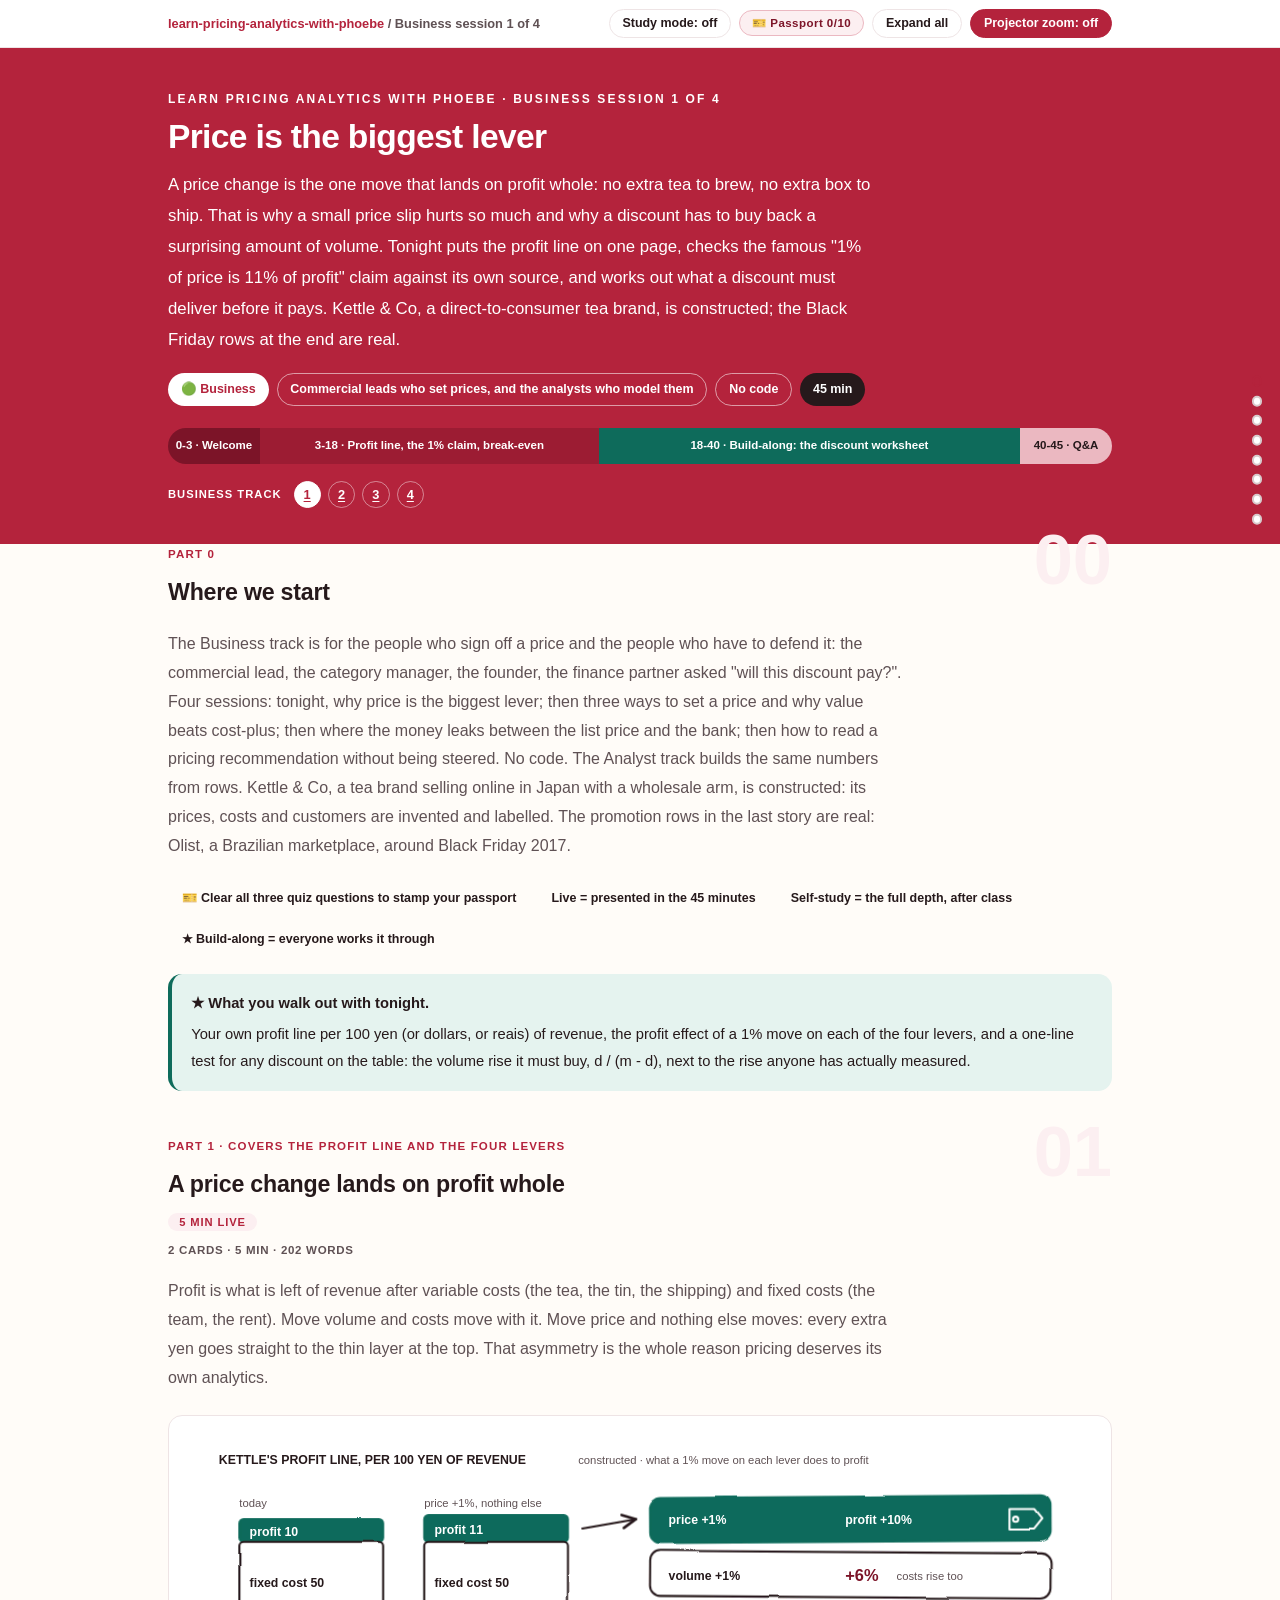
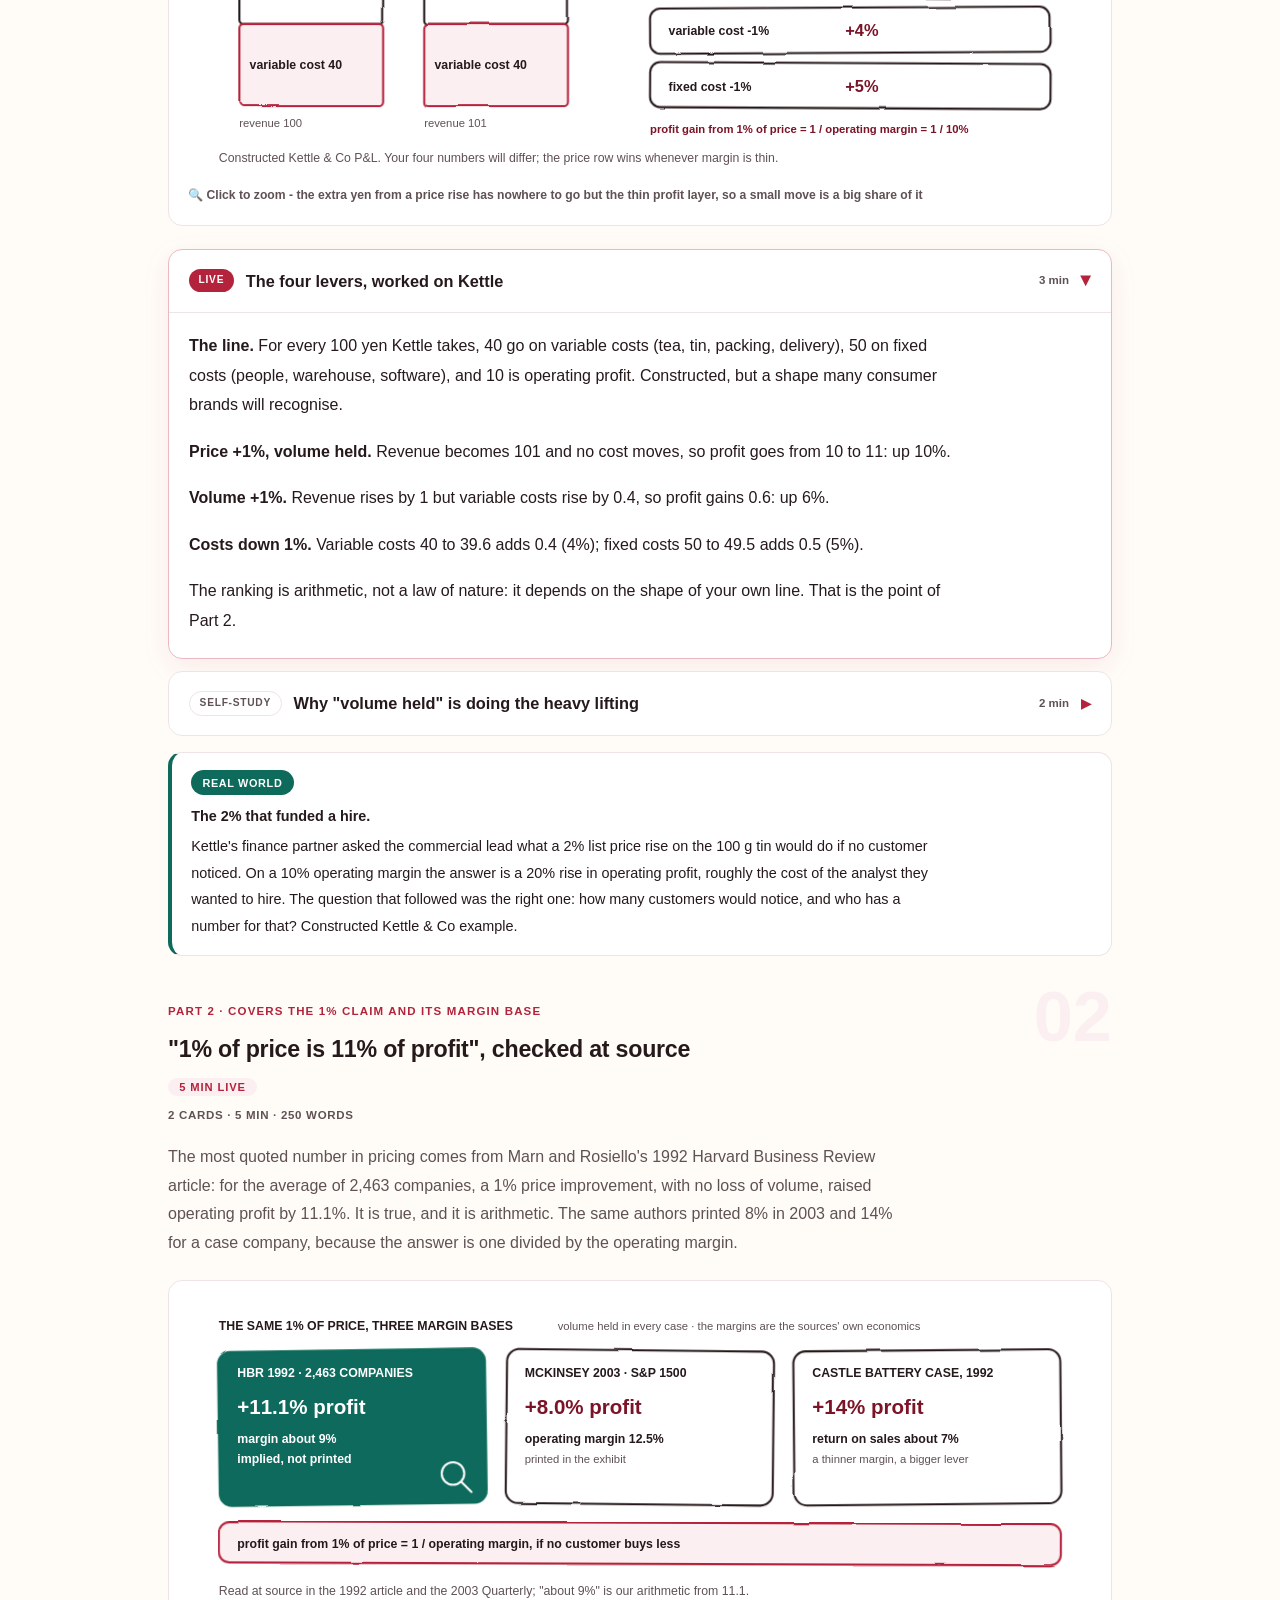
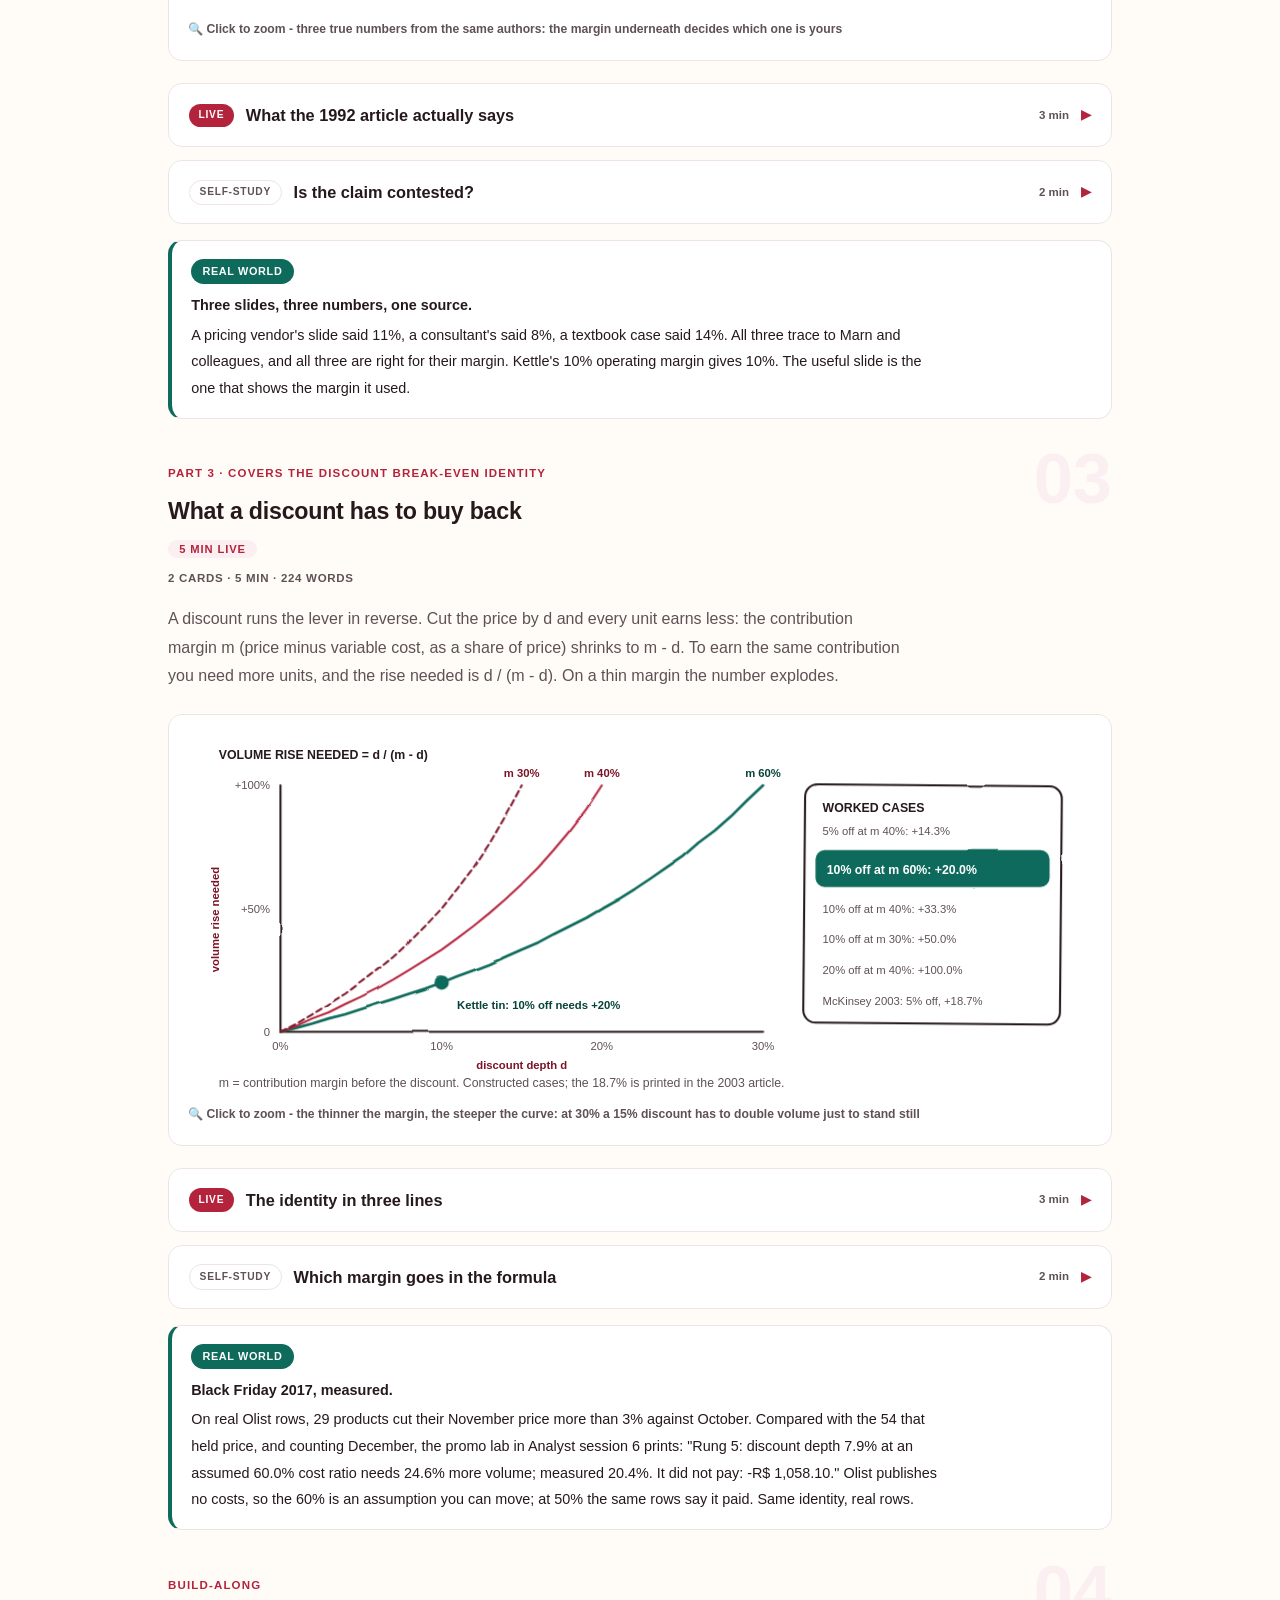
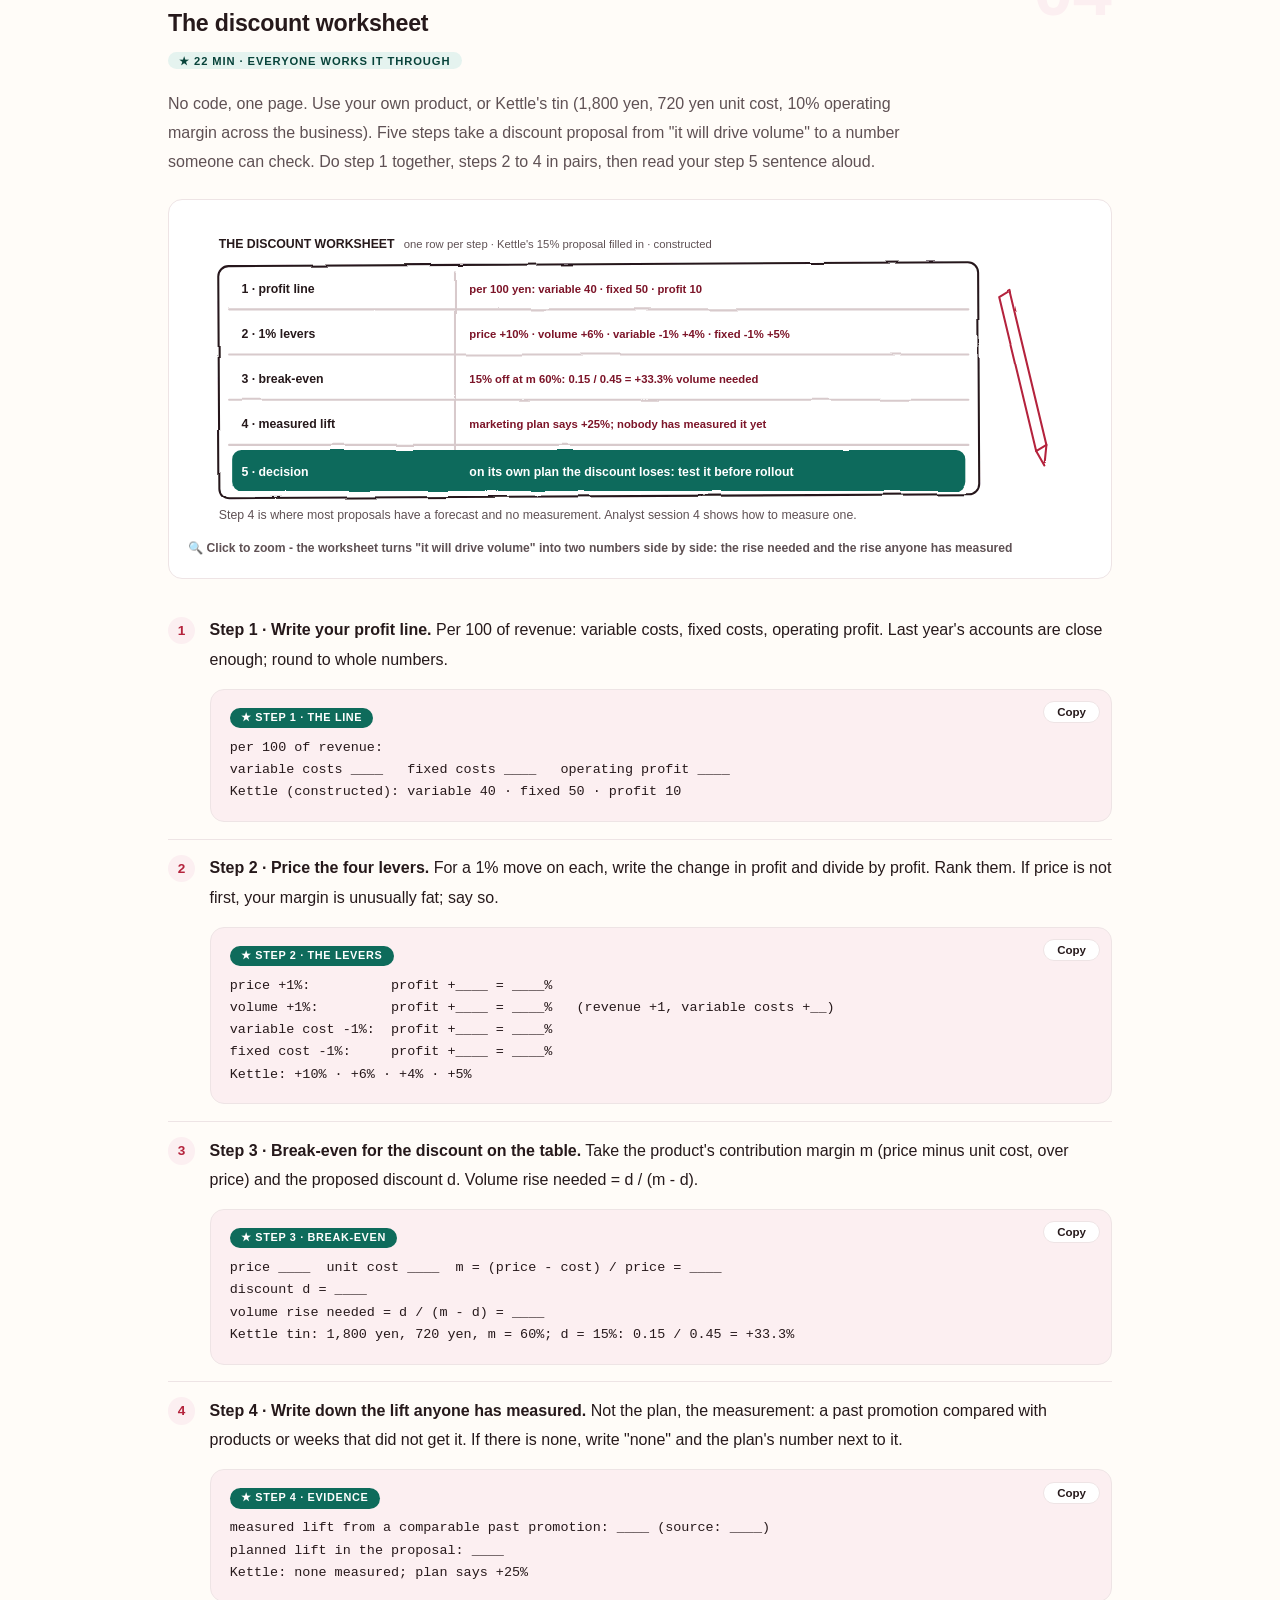
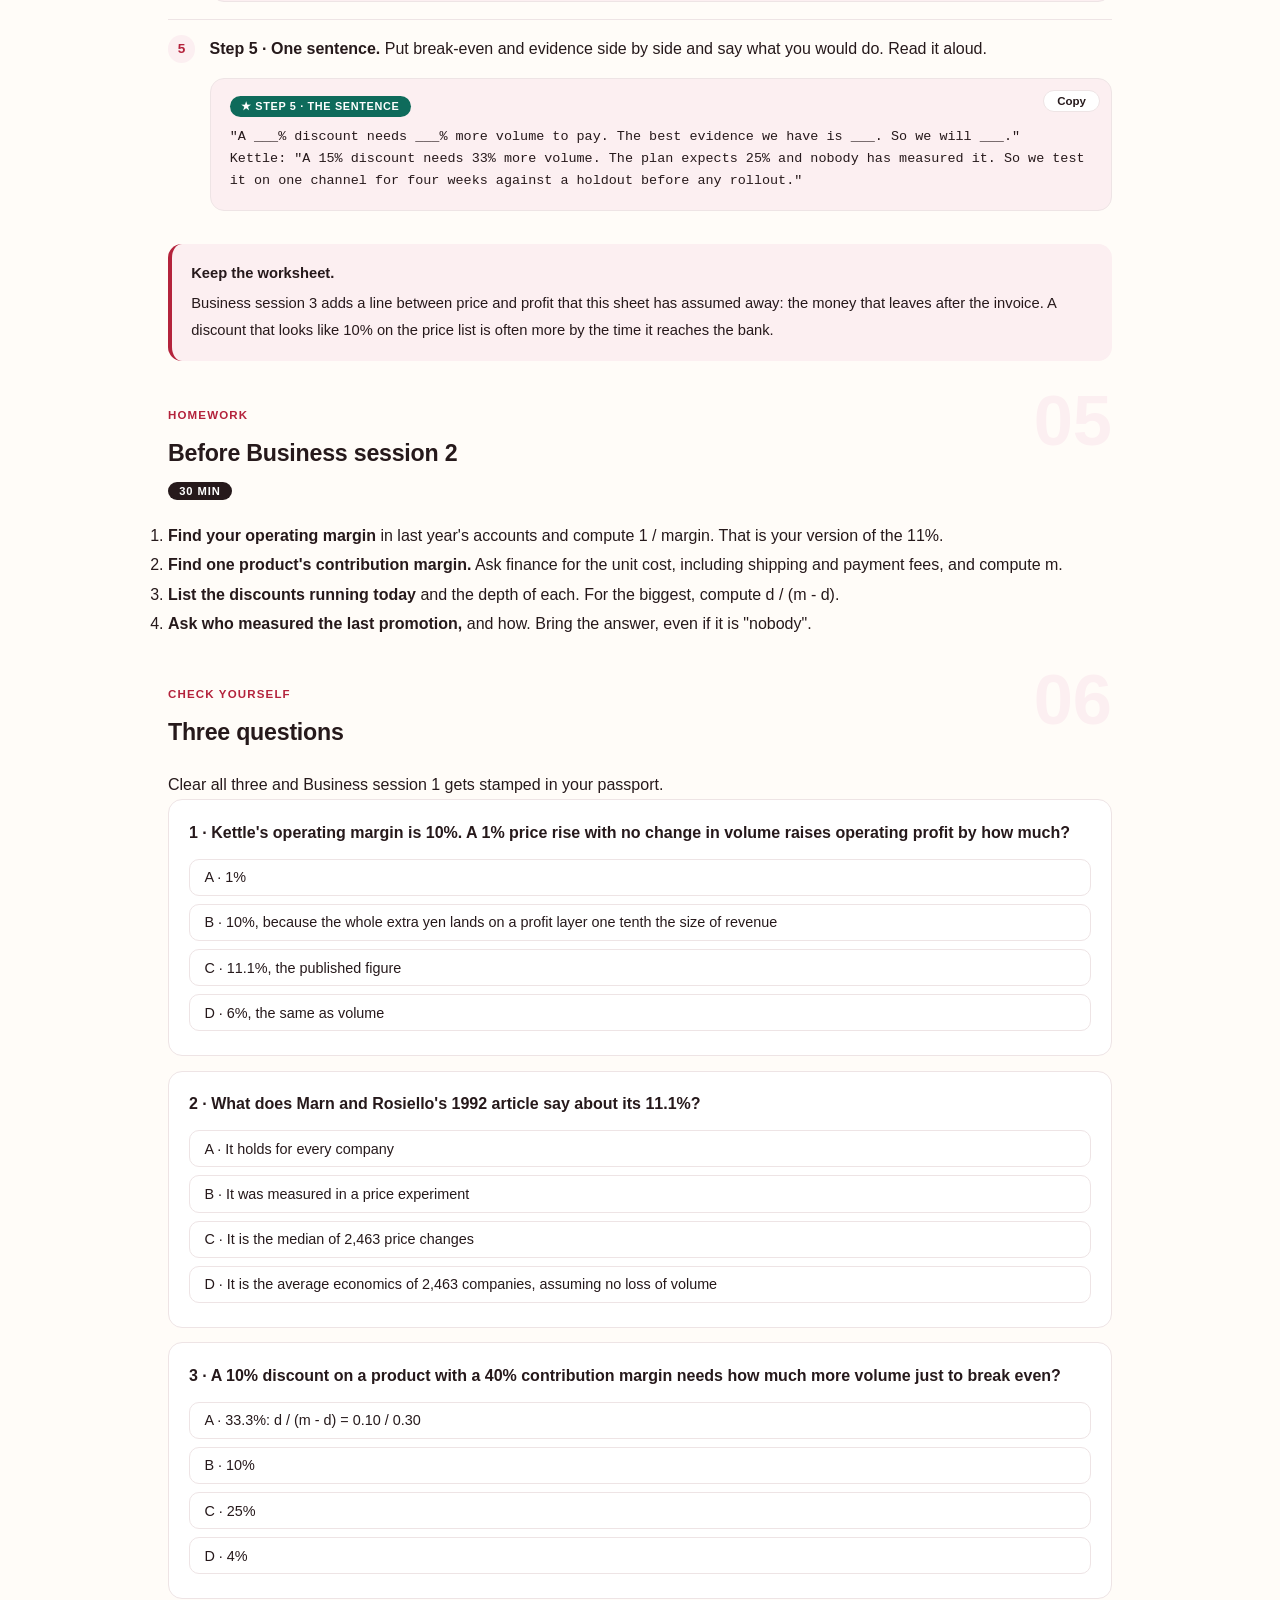
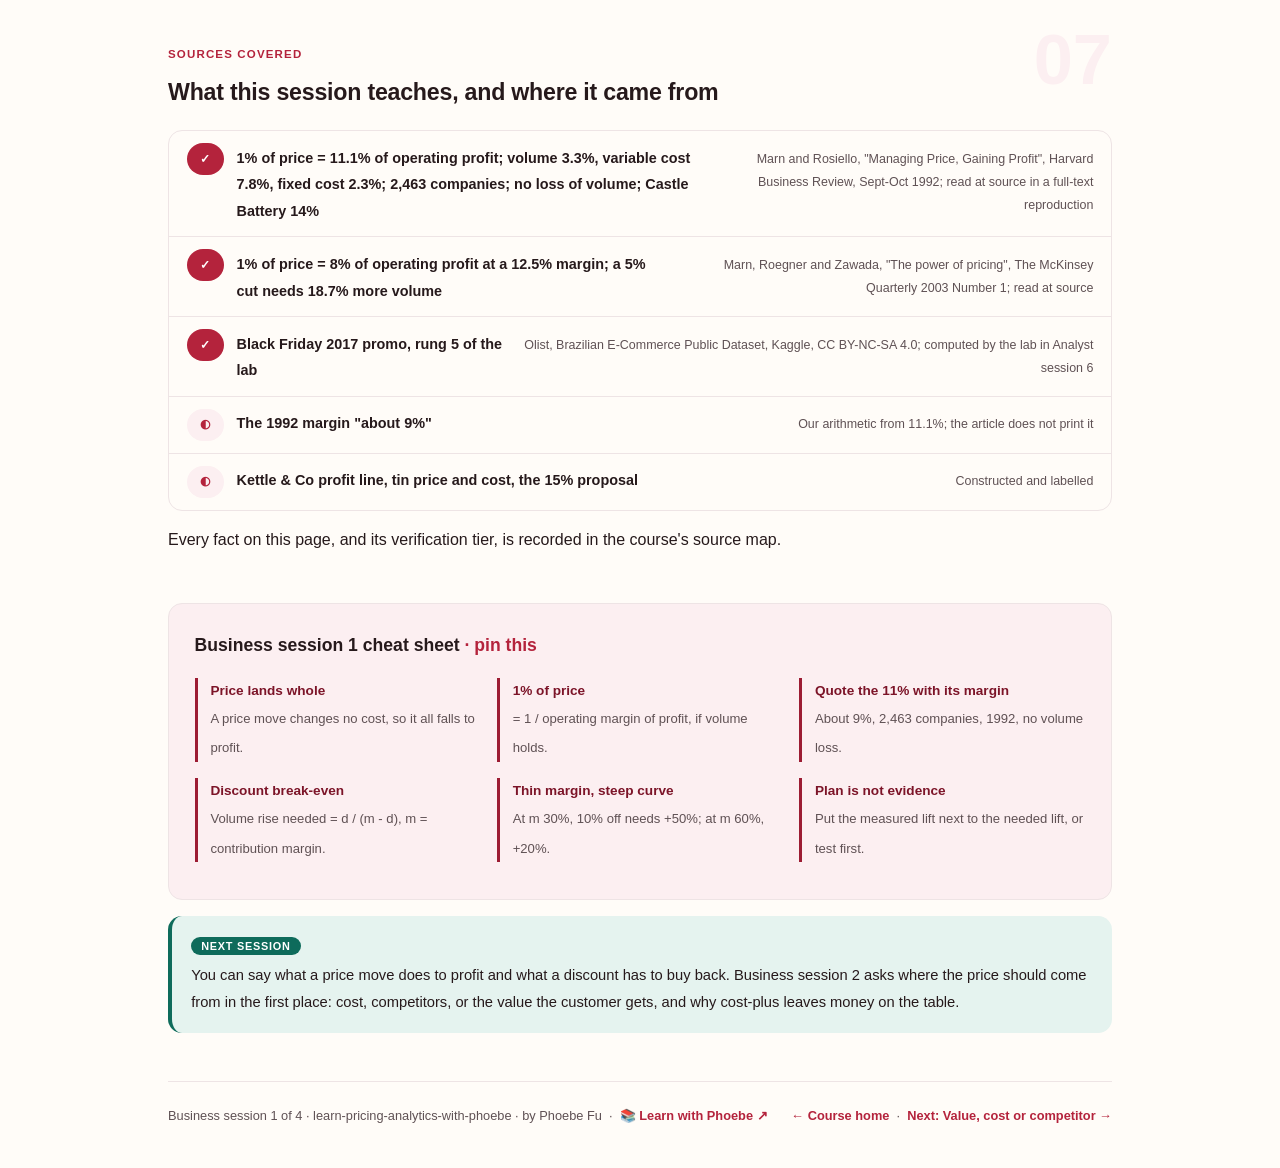
<file: courses/b1-price-is-the-biggest-lever.html>
<!DOCTYPE html>
<html lang="en">
<head>
<meta charset="UTF-8">
<meta name="viewport" content="width=device-width, initial-scale=1.0">
<!-- social:start -->
<meta name="description" content="Business session 1 of 4. Why price is the biggest profit lever: where a 1% price change lands on the profit line, why the famous 1% = 11% claim depends on the margin base, and the break-even volume a discount has to buy back. Kettle &amp; Co, a constructed tea brand, prices its 100 g tin.">
<meta property="og:type" content="article">
<meta property="og:site_name" content="Learn with Phoebe">
<meta property="og:title" content="Price is the biggest lever - learn pricing analytics with phoebe">
<meta property="og:description" content="Business session 1 of 4. A 1% price change lands whole on profit. How much depends on your margin, and a discount has to buy its volume back.">
<meta property="og:url" content="https://phoebefu6.github.io/learn-pricing-analytics-with-phoebe/courses/b1-price-is-the-biggest-lever.html">
<meta property="og:image" content="https://phoebefu6.github.io/learn-pricing-analytics-with-phoebe/assets/og-cover.png">
<meta property="og:image:width" content="1200">
<meta property="og:image:height" content="630">
<meta name="twitter:card" content="summary_large_image">
<meta name="twitter:title" content="Price is the biggest lever - learn pricing analytics with phoebe">
<meta name="twitter:description" content="Business session 1 of 4. The profit line, the 1% claim and its margin base, and the discount break-even.">
<meta name="twitter:image" content="https://phoebefu6.github.io/learn-pricing-analytics-with-phoebe/assets/og-cover.png">
<!-- social:end -->
<title>Business session 1 · Price is the biggest lever - learn pricing analytics with phoebe</title>
<link rel="stylesheet" href="../assets/style.css?v=2">
</head>
<body>

<div class="toolbar">
  <div class="wrap">
    <span class="crumb"><a href="../index.html">learn-pricing-analytics-with-phoebe</a> / Business session 1 of 4</span>
    <button class="btn" id="toggle-all" type="button">Expand all</button>
    <button class="btn primary" id="zoom-toggle" type="button">Projector zoom: off</button>
  </div>
</div>

<header class="masthead">
  <div class="wrap">
    <div class="eyebrow">Learn Pricing Analytics with Phoebe · Business session 1 of 4</div>
    <h1>Price is the <span class="accent">biggest lever</span></h1>
    <p class="sub">A price change is the one move that lands on profit whole: no extra tea to brew, no extra box to ship. That is why a small price slip hurts so much and why a discount has to buy back a surprising amount of volume. Tonight puts the profit line on one page, checks the famous "1% of price is 11% of profit" claim against its own source, and works out what a discount must deliver before it pays. Kettle &amp; Co, a direct-to-consumer tea brand, is constructed; the Black Friday rows at the end are real.</p>
    <div class="chip-row">
      <span class="chip level">🟢 Business</span>
      <span class="chip audience">Commercial leads who set prices, and the analysts who model them</span>
      <span class="chip audience">No code</span>
      <span class="chip time">45 min</span>
    </div>
    <div class="agenda">
      <span class="a1" style="flex:1">0-3 · Welcome</span>
      <span class="a2" style="flex:4">3-18 · Profit line, the 1% claim, break-even</span>
      <span class="a3" style="flex:5">18-40 · Build-along: the discount worksheet</span>
      <span class="a4" style="flex:1">40-45 · Q&amp;A</span>
    </div>
  </div>
</header>

<main class="wrap">

  <section class="section" id="intro">
    <div class="section-kicker">
      <span class="klabel">Part 0</span>
      <h2>Where we start</h2>
    </div>
    <p class="lede">The Business track is for the people who sign off a price and the people who have to defend it: the commercial lead, the category manager, the founder, the finance partner asked "will this discount pay?". Four sessions: tonight, why price is the biggest lever; then three ways to set a price and why value beats cost-plus; then where the money leaks between the list price and the bank; then how to read a pricing recommendation without being steered. No code. The Analyst track builds the same numbers from rows. Kettle &amp; Co, a tea brand selling online in Japan with a wholesale arm, is constructed: its prices, costs and customers are invented and labelled. The promotion rows in the last story are real: Olist, a Brazilian marketplace, around Black Friday 2017.</p>

    <div class="legend">
      <span class="pill">🎫 Clear all three quiz questions to stamp your passport</span>
      <span class="pill">Live = presented in the 45 minutes</span>
      <span class="pill">Self-study = the full depth, after class</span>
      <span class="pill">★ Build-along = everyone works it through</span>
    </div>

    <div class="callout win">
      <p><strong>★ What you walk out with tonight.</strong> Your own profit line per 100 yen (or dollars, or reais) of revenue, the profit effect of a 1% move on each of the four levers, and a one-line test for any discount on the table: the volume rise it must buy, d / (m - d), next to the rise anyone has actually measured.</p>
    </div>
  </section>

  <section class="section" id="part-1">
    <div class="section-kicker">
      <span class="klabel">Part 1 · covers the profit line and the four levers</span>
      <h2>A price change lands on profit whole</h2>
      <span class="tag concept">5 min live</span>
    </div>
    <p class="lede">Profit is what is left of revenue after variable costs (the tea, the tin, the shipping) and fixed costs (the team, the rent). Move volume and costs move with it. Move price and nothing else moves: every extra yen goes straight to the thin layer at the top. That asymmetry is the whole reason pricing deserves its own analytics.</p>

    <figure class="zoomable">
      <svg viewBox="0 0 880 330" xmlns="http://www.w3.org/2000/svg" role="img" aria-label="Kettle's constructed profit line per 100 yen of revenue: variable costs 40, fixed costs 50, operating profit 10. A second column after a 1% price rise: the same costs and profit 11. On the right, the profit effect of a 1% move on each lever: price plus 10%, volume plus 6%, variable cost cut plus 4%, fixed cost cut plus 5%. The price row is highlighted.">
        <defs>
          <filter id="b1aSk" x="-3%" y="-3%" width="106%" height="106%"><feTurbulence type="fractalNoise" baseFrequency="0.02" numOctaves="2" seed="7" result="n"/><feDisplacementMap in="SourceGraphic" in2="n" scale="2.4" xChannelSelector="R" yChannelSelector="G"/></filter>
          <pattern id="b1aHc" patternUnits="userSpaceOnUse" width="7" height="7" patternTransform="rotate(-38)"><line x1="0" y1="0" x2="0" y2="7" stroke="#B4233C" stroke-width="1" opacity=".5"/></pattern>
          <marker id="b1aAr" viewBox="0 0 10 10" refX="9" refY="5" markerWidth="8" markerHeight="8" orient="auto"><path d="M1 1 L9 5 L1 9" fill="none" stroke="#26191B" stroke-width="1.6" stroke-linecap="round"/></marker>
        </defs>
        <style>
          .b1aH { font: 800 12px Inter, sans-serif; fill: #26191B; }
          .b1aL { font: 600 12px Inter, sans-serif; fill: #26191B; }
          .b1aS { font: 400 11px Inter, sans-serif; fill: #5F5154; }
          .b1aV { font: 800 16px Inter, sans-serif; fill: #7C1428; }
          .b1aW { font: 800 12px Inter, sans-serif; fill: #FFFFFF; }
          .b1aA { font: 700 11px Inter, sans-serif; fill: #7C1428; }
          .b1aN { font: 400 12px Inter, sans-serif; fill: #5F5154; }
        </style>

        <text class="b1aH" x="30" y="28">KETTLE'S PROFIT LINE, PER 100 YEN OF REVENUE</text>
        <text class="b1aS" x="380" y="28">constructed · what a 1% move on each lever does to profit</text>

        <g filter="url(#b1aSk)" fill="none" stroke="#26191B" stroke-width="2" stroke-linecap="round" stroke-linejoin="round">
          <rect x="50" y="82" width="140" height="22" rx="4" fill="#0E6B5B" stroke="#0E6B5B"/>
          <rect x="50" y="104" width="140" height="80" rx="4" fill="#FFFFFF"/>
          <rect x="50" y="184" width="140" height="80" rx="4" fill="#FCEFF1" stroke="#B4233C"/>
          <rect x="230" y="78" width="140" height="26" rx="4" fill="#0E6B5B" stroke="#0E6B5B"/>
          <rect x="230" y="104" width="140" height="80" rx="4" fill="#FFFFFF"/>
          <rect x="230" y="184" width="140" height="80" rx="4" fill="#FCEFF1" stroke="#B4233C"/>
          <rect x="450" y="60" width="390" height="44" rx="10" transform="rotate(-0.4 645 82)" fill="#0E6B5B" stroke="#0E6B5B"/>
          <rect x="450" y="114" width="390" height="44" rx="10" transform="rotate(0.4 645 136)" fill="#FFFFFF"/>
          <rect x="450" y="168" width="390" height="44" rx="10" transform="rotate(-0.3 645 190)" fill="#FFFFFF"/>
          <rect x="450" y="222" width="390" height="44" rx="10" transform="rotate(0.3 645 244)" fill="#FFFFFF"/>
          <path d="M384 91 L436 82" marker-end="url(#b1aAr)"/>
          <!-- doodle: a price tag on the price row -->
          <path d="M800 72 L824 72 L832 82 L824 92 L800 92 Z" stroke="#FFFFFF"/>
          <circle cx="806" cy="82" r="2.5" stroke="#FFFFFF"/>
        </g>

        <text class="b1aS" x="50" y="70">today</text>
        <text class="b1aS" x="230" y="70">price +1%, nothing else</text>
        <text class="b1aW" x="60" y="98">profit 10</text>
        <text class="b1aL" x="60" y="148">fixed cost 50</text>
        <text class="b1aL" x="60" y="228">variable cost 40</text>
        <text class="b1aW" x="240" y="96">profit 11</text>
        <text class="b1aL" x="240" y="148">fixed cost 50</text>
        <text class="b1aL" x="240" y="228">variable cost 40</text>
        <text class="b1aS" x="50" y="284">revenue 100</text>
        <text class="b1aS" x="230" y="284">revenue 101</text>

        <text class="b1aW" x="468" y="87">price +1%</text>
        <text class="b1aW" x="640" y="87">profit +10%</text>
        <text class="b1aL" x="468" y="141">volume +1%</text>
        <text class="b1aV" x="640" y="142">+6%</text>
        <text class="b1aS" x="690" y="141">costs rise too</text>
        <text class="b1aL" x="468" y="195">variable cost -1%</text>
        <text class="b1aV" x="640" y="196">+4%</text>
        <text class="b1aL" x="468" y="249">fixed cost -1%</text>
        <text class="b1aV" x="640" y="250">+5%</text>

        <text class="b1aA" x="450" y="290">profit gain from 1% of price = 1 / operating margin = 1 / 10%</text>
        <text class="b1aN" x="30" y="318">Constructed Kettle &amp; Co P&amp;L. Your four numbers will differ; the price row wins whenever margin is thin.</text>
      </svg>
      <figcaption>🔍 Click to zoom - the extra yen from a price rise has nowhere to go but the thin profit layer, so a small move is a big share of it</figcaption>
    </figure>

    <details class="card" open>
      <summary><span class="mode live">Live</span>The four levers, worked on Kettle<span class="mini">3 min</span><span class="caret">▶</span></summary>
      <div class="body">
        <p><strong>The line.</strong> For every 100 yen Kettle takes, 40 go on variable costs (tea, tin, packing, delivery), 50 on fixed costs (people, warehouse, software), and 10 is operating profit. Constructed, but a shape many consumer brands will recognise.</p>
        <p><strong>Price +1%, volume held.</strong> Revenue becomes 101 and no cost moves, so profit goes from 10 to 11: up 10%.</p>
        <p><strong>Volume +1%.</strong> Revenue rises by 1 but variable costs rise by 0.4, so profit gains 0.6: up 6%.</p>
        <p><strong>Costs down 1%.</strong> Variable costs 40 to 39.6 adds 0.4 (4%); fixed costs 50 to 49.5 adds 0.5 (5%).</p>
        <p>The ranking is arithmetic, not a law of nature: it depends on the shape of your own line. That is the point of Part 2.</p>
      </div>
    </details>

    <details class="card">
      <summary><span class="mode self">Self-study</span>Why "volume held" is doing the heavy lifting<span class="mini">2 min</span><span class="caret">▶</span></summary>
      <div class="body">
        <p>Every lever above assumes the others stay still. Price is the one lever where that assumption is shakiest: raise the price and some customers buy less or leave. How many is the price elasticity. Here it is an input, never estimated; Economics estimates it on real Olist rows and shows why the naive number lies: <a href="https://phoebefu6.github.io/learn-economics-with-phoebe/courses/p2-why-the-naive-number-lies.html">Economics, why the naive number lies ↗</a>. Analyst session 3 takes the number it produces, as a range, and asks which price move survives the whole range.</p>
      </div>
    </details>

    <div class="callout example">
      <span class="ex-pill">Real world</span>
      <p><strong>The 2% that funded a hire.</strong> Kettle's finance partner asked the commercial lead what a 2% list price rise on the 100 g tin would do if no customer noticed. On a 10% operating margin the answer is a 20% rise in operating profit, roughly the cost of the analyst they wanted to hire. The question that followed was the right one: how many customers would notice, and who has a number for that? Constructed Kettle &amp; Co example.</p>
    </div>
  </section>

  <section class="section" id="part-2">
    <div class="section-kicker">
      <span class="klabel">Part 2 · covers the 1% claim and its margin base</span>
      <h2>"1% of price is 11% of profit", checked at source</h2>
      <span class="tag concept">5 min live</span>
    </div>
    <p class="lede">The most quoted number in pricing comes from Marn and Rosiello's 1992 Harvard Business Review article: for the average of 2,463 companies, a 1% price improvement, with no loss of volume, raised operating profit by 11.1%. It is true, and it is arithmetic. The same authors printed 8% in 2003 and 14% for a case company, because the answer is one divided by the operating margin.</p>

    <figure class="zoomable">
      <svg viewBox="0 0 880 300" xmlns="http://www.w3.org/2000/svg" role="img" aria-label="Three hand-drawn cards, one per source. Marn and Rosiello 1992, average of 2,463 Compustat companies: operating margin about 9 percent, implied, gives 11.1 percent more operating profit from 1 percent of price. Marn, Roegner and Zawada 2003, S and P 1500 average: margin 12.5 percent gives 8 percent. The Castle Battery case in the 1992 article: return on sales about 7 percent gives 14 percent. A banner underneath: profit gain equals 1 divided by operating margin, with volume held.">
        <defs>
          <filter id="b1bSk" x="-3%" y="-3%" width="106%" height="106%"><feTurbulence type="fractalNoise" baseFrequency="0.02" numOctaves="2" seed="13" result="n"/><feDisplacementMap in="SourceGraphic" in2="n" scale="2.4" xChannelSelector="R" yChannelSelector="G"/></filter>
          <pattern id="b1bHc" patternUnits="userSpaceOnUse" width="7" height="7" patternTransform="rotate(-38)"><line x1="0" y1="0" x2="0" y2="7" stroke="#B4233C" stroke-width="1" opacity=".5"/></pattern>
          <marker id="b1bAr" viewBox="0 0 10 10" refX="9" refY="5" markerWidth="8" markerHeight="8" orient="auto"><path d="M1 1 L9 5 L1 9" fill="none" stroke="#26191B" stroke-width="1.6" stroke-linecap="round"/></marker>
        </defs>
        <style>
          .b1bH { font: 800 12px Inter, sans-serif; fill: #26191B; }
          .b1bL { font: 600 12px Inter, sans-serif; fill: #26191B; }
          .b1bS { font: 400 11px Inter, sans-serif; fill: #5F5154; }
          .b1bV { font: 800 20px Inter, sans-serif; fill: #7C1428; }
          .b1bW { font: 800 12px Inter, sans-serif; fill: #FFFFFF; }
          .b1bX { font: 800 20px Inter, sans-serif; fill: #FFFFFF; }
          .b1bN { font: 400 12px Inter, sans-serif; fill: #5F5154; }
        </style>

        <text class="b1bH" x="30" y="28">THE SAME 1% OF PRICE, THREE MARGIN BASES</text>
        <text class="b1bS" x="360" y="28">volume held in every case · the margins are the sources' own economics</text>

        <g filter="url(#b1bSk)" fill="none" stroke="#26191B" stroke-width="2" stroke-linecap="round" stroke-linejoin="round">
          <rect x="30" y="48" width="260" height="150" rx="12" transform="rotate(-0.8 160 123)" fill="#0E6B5B" stroke="#0E6B5B"/>
          <rect x="310" y="48" width="260" height="150" rx="12" transform="rotate(0.6 440 123)" fill="#FFFFFF"/>
          <rect x="590" y="48" width="260" height="150" rx="12" transform="rotate(-0.5 720 123)" fill="#FFFFFF"/>
          <rect x="30" y="216" width="820" height="40" rx="10" transform="rotate(0.2 440 236)" fill="#FCEFF1" stroke="#B4233C"/>
          <!-- doodle: a magnifier over the source card -->
          <circle cx="258" cy="168" r="11" stroke="#FFFFFF"/>
          <path d="M266 176 L276 186" stroke="#FFFFFF"/>
        </g>

        <text class="b1bW" x="48" y="74">HBR 1992 · 2,463 COMPANIES</text>
        <text class="b1bX" x="48" y="110">+11.1% profit</text>
        <text class="b1bW" x="48" y="138">margin about 9%</text>
        <text class="b1bW" x="48" y="158">implied, not printed</text>

        <text class="b1bH" x="328" y="74">MCKINSEY 2003 · S&amp;P 1500</text>
        <text class="b1bV" x="328" y="110">+8.0% profit</text>
        <text class="b1bL" x="328" y="138">operating margin 12.5%</text>
        <text class="b1bS" x="328" y="158">printed in the exhibit</text>

        <text class="b1bH" x="608" y="74">CASTLE BATTERY CASE, 1992</text>
        <text class="b1bV" x="608" y="110">+14% profit</text>
        <text class="b1bL" x="608" y="138">return on sales about 7%</text>
        <text class="b1bS" x="608" y="158">a thinner margin, a bigger lever</text>

        <text class="b1bL" x="48" y="241">profit gain from 1% of price = 1 / operating margin, if no customer buys less</text>
        <text class="b1bN" x="30" y="286">Read at source in the 1992 article and the 2003 Quarterly; "about 9%" is our arithmetic from 11.1.</text>
      </svg>
      <figcaption>🔍 Click to zoom - three true numbers from the same authors: the margin underneath decides which one is yours</figcaption>
    </figure>

    <details class="card">
      <summary><span class="mode live">Live</span>What the 1992 article actually says<span class="mini">3 min</span><span class="caret">▶</span></summary>
      <div class="body">
        <p><strong>The exhibit.</strong> Marn and Rosiello compared four levers on the average economics of 2,463 companies in the Compustat database: a 1% improvement in price raised operating profit 11.1%, variable cost 7.8%, volume 3.3%, fixed cost 2.3%. Same ranking as Kettle's line, different sizes.</p>
        <p><strong>The condition.</strong> The text says it plainly: the 11.1% assumes no loss of volume. The same exhibit read backwards is the warning: a 1% price slip destroys 11.1% of operating profit.</p>
        <p><strong>The margin.</strong> The article does not print the operating margin behind 11.1%. Divide 1% by 11.1% and you get about 9%: that is our arithmetic, not their claim. Their own Castle Battery case runs at about 7% return on sales and gets 14%; the 2003 McKinsey update uses an S&amp;P 1500 average with a 12.5% margin and gets 8%.</p>
        <p><strong>How to quote it.</strong> "On an average company with about a 9% operating margin, 1% of price was worth about 11% of operating profit, if volume held." Then say your own margin and your own number.</p>
      </div>
    </details>

    <details class="card">
      <summary><span class="mode self">Self-study</span>Is the claim contested?<span class="mini">2 min</span><span class="caret">▶</span></summary>
      <div class="body">
        <p>No peer-reviewed critique of the figure turned up in the research for this session; the critique lives in the sources themselves. The arithmetic is not in dispute. What is disputed, deal by deal, is the condition: whether volume holds. Retellings often drop the margin and the condition and keep the 11, sometimes attributing it to other studies. The verifiable origin is the 1992 exhibit. When someone quotes the number at you, ask two questions: whose margin, and what happens to volume?</p>
      </div>
    </details>

    <div class="callout example">
      <span class="ex-pill">Real world</span>
      <p><strong>Three slides, three numbers, one source.</strong> A pricing vendor's slide said 11%, a consultant's said 8%, a textbook case said 14%. All three trace to Marn and colleagues, and all three are right for their margin. Kettle's 10% operating margin gives 10%. The useful slide is the one that shows the margin it used.</p>
    </div>
  </section>

  <section class="section" id="part-3">
    <div class="section-kicker">
      <span class="klabel">Part 3 · covers the discount break-even identity</span>
      <h2>What a discount has to buy back</h2>
      <span class="tag concept">5 min live</span>
    </div>
    <p class="lede">A discount runs the lever in reverse. Cut the price by d and every unit earns less: the contribution margin m (price minus variable cost, as a share of price) shrinks to m - d. To earn the same contribution you need more units, and the rise needed is d / (m - d). On a thin margin the number explodes.</p>

    <figure class="zoomable">
      <svg viewBox="0 0 880 350" xmlns="http://www.w3.org/2000/svg" role="img" aria-label="Three hand-drawn curves of volume rise needed against discount depth, for contribution margins of 60, 40 and 30 percent. The thinner the margin, the steeper the curve: at 30 percent a 15 percent discount needs volume to double. Kettle's tin, at a 60 percent margin, needs 20 percent more volume for a 10 percent discount, marked with a dot. A panel on the right lists five worked cases.">
        <defs>
          <filter id="b1cSk" x="-3%" y="-3%" width="106%" height="106%"><feTurbulence type="fractalNoise" baseFrequency="0.02" numOctaves="2" seed="19" result="n"/><feDisplacementMap in="SourceGraphic" in2="n" scale="2.4" xChannelSelector="R" yChannelSelector="G"/></filter>
          <pattern id="b1cHc" patternUnits="userSpaceOnUse" width="7" height="7" patternTransform="rotate(-38)"><line x1="0" y1="0" x2="0" y2="7" stroke="#B4233C" stroke-width="1" opacity=".5"/></pattern>
          <marker id="b1cAr" viewBox="0 0 10 10" refX="9" refY="5" markerWidth="8" markerHeight="8" orient="auto"><path d="M1 1 L9 5 L1 9" fill="none" stroke="#26191B" stroke-width="1.6" stroke-linecap="round"/></marker>
        </defs>
        <style>
          .b1cH { font: 800 12px Inter, sans-serif; fill: #26191B; }
          .b1cL { font: 600 12px Inter, sans-serif; fill: #26191B; }
          .b1cS { font: 400 11px Inter, sans-serif; fill: #5F5154; }
          .b1cA { font: 700 11px Inter, sans-serif; fill: #7C1428; }
          .b1cB { font: 800 11px Inter, sans-serif; fill: #08433A; }
          .b1cW { font: 800 12px Inter, sans-serif; fill: #FFFFFF; }
          .b1cN { font: 400 12px Inter, sans-serif; fill: #5F5154; }
        </style>

        <text class="b1cH" x="30" y="24">VOLUME RISE NEEDED = d / (m - d)</text>

        <g filter="url(#b1cSk)" fill="none" stroke="#26191B" stroke-width="2" stroke-linecap="round" stroke-linejoin="round">
          <path d="M90 50 L90 290 L560 290"/>
          <path d="M90 290 L106 286 L121 282 L137 277 L153 273 L168 268 L184 263 L200 258 L215 253 L231 248 L247 242 L262 236 L278 230 L294 224 L309 217 L325 210 L341 203 L356 195 L372 187 L388 179 L403 170 L419 161 L435 151 L450 141 L466 130 L482 119 L497 106 L513 94 L529 80 L544 65 L560 50" stroke="#0E6B5B" stroke-width="2.6"/>
          <path d="M90 290 L106 284 L121 277 L137 271 L153 263 L168 256 L184 248 L200 239 L215 230 L231 220 L247 210 L262 199 L278 187 L294 174 L309 161 L325 146 L341 130 L356 113 L372 94 L388 73 L403 50" stroke="#B4233C"/>
          <path d="M90 290 L106 282 L121 273 L137 263 L153 253 L168 242 L184 230 L200 217 L215 203 L231 187 L247 170 L262 151 L278 130 L294 106 L309 80 L325 50" stroke="#7C1428" stroke-dasharray="6 4"/>
          <circle cx="247" cy="242" r="6" fill="#0E6B5B" stroke="#0E6B5B"/>
          <rect x="600" y="50" width="250" height="232" rx="12" transform="rotate(0.5 725 166)" fill="#FFFFFF"/>
          <rect x="612" y="114" width="226" height="34" rx="8" fill="#0E6B5B" stroke="#0E6B5B"/>
        </g>

        <text class="b1cA" x="325" y="42" text-anchor="middle">m 30%</text>
        <text class="b1cA" x="403" y="42" text-anchor="middle">m 40%</text>
        <text class="b1cB" x="560" y="42" text-anchor="middle">m 60%</text>
        <text class="b1cS" x="80" y="294" text-anchor="end">0</text>
        <text class="b1cS" x="80" y="174" text-anchor="end">+50%</text>
        <text class="b1cS" x="80" y="54" text-anchor="end">+100%</text>
        <text class="b1cS" x="90" y="308" text-anchor="middle">0%</text>
        <text class="b1cS" x="247" y="308" text-anchor="middle">10%</text>
        <text class="b1cS" x="403" y="308" text-anchor="middle">20%</text>
        <text class="b1cS" x="560" y="308" text-anchor="middle">30%</text>
        <text class="b1cA" x="325" y="326" text-anchor="middle">discount depth d</text>
        <text class="b1cA" x="30" y="232" transform="rotate(-90 30 232)">volume rise needed</text>
        <text class="b1cB" x="262" y="268">Kettle tin: 10% off needs +20%</text>

        <text class="b1cH" x="618" y="76">WORKED CASES</text>
        <text class="b1cS" x="618" y="98">5% off at m 40%: +14.3%</text>
        <text class="b1cW" x="622" y="136">10% off at m 60%: +20.0%</text>
        <text class="b1cS" x="618" y="174">10% off at m 40%: +33.3%</text>
        <text class="b1cS" x="618" y="204">10% off at m 30%: +50.0%</text>
        <text class="b1cS" x="618" y="234">20% off at m 40%: +100.0%</text>
        <text class="b1cS" x="618" y="264">McKinsey 2003: 5% off, +18.7%</text>

        <text class="b1cN" x="30" y="344">m = contribution margin before the discount. Constructed cases; the 18.7% is printed in the 2003 article.</text>
      </svg>
      <figcaption>🔍 Click to zoom - the thinner the margin, the steeper the curve: at 30% a 15% discount has to double volume just to stand still</figcaption>
    </figure>

    <details class="card">
      <summary><span class="mode live">Live</span>The identity in three lines<span class="mini">3 min</span><span class="caret">▶</span></summary>
      <div class="body">
        <p><strong>Before.</strong> Kettle's 100 g tin sells at 1,800 yen and costs 720 yen to make and ship: contribution 1,080 yen, margin m = 60%.</p>
        <p><strong>After a 10% discount.</strong> The tin sells at 1,620 yen and still costs 720: contribution 900 yen. Each tin now earns 900 / 1,080 = 83.3% of what it did.</p>
        <p><strong>Break-even.</strong> To earn the same total, sell 1,080 / 900 = 1.2 times as many tins: 20% more. In general, d / (m - d) = 0.10 / 0.50 = 20%. The McKinsey 2003 article prints the same arithmetic for its average company: a 5% cut needs 18.7% more volume just to offset it.</p>
        <p>Break-even is the floor, not the goal: it says the discount gave nothing back, it does not say it was worth doing.</p>
      </div>
    </details>

    <details class="card">
      <summary><span class="mode self">Self-study</span>Which margin goes in the formula<span class="mini">2 min</span><span class="caret">▶</span></summary>
      <div class="body">
        <p>Use contribution margin (price minus the costs that move with each unit), not gross margin from the accounts and not operating margin. Operating margin answers Part 2's question (what a price move does to the bottom line); contribution margin answers this one (how many more units a cut needs). If shipping is free above a basket size, or a promotion brings a payment fee, those belong in the unit cost for the period of the promotion. The bigger the share of cost that is truly fixed, the higher m and the gentler the curve.</p>
      </div>
    </details>

    <div class="callout example">
      <span class="ex-pill">Real world</span>
      <p><strong>Black Friday 2017, measured.</strong> On real Olist rows, 29 products cut their November price more than 3% against October. Compared with the 54 that held price, and counting December, the promo lab in Analyst session 6 prints: "Rung 5: discount depth 7.9% at an assumed 60.0% cost ratio needs 24.6% more volume; measured 20.4%. It did not pay: -R$ 1,058.10." Olist publishes no costs, so the 60% is an assumption you can move; at 50% the same rows say it paid. Same identity, real rows.</p>
    </div>
  </section>

  <section class="section" id="demo-1">
    <div class="section-kicker">
      <span class="klabel">Build-along</span>
      <h2>The discount worksheet</h2>
      <span class="tag demo">★ 22 min · everyone works it through</span>
    </div>
    <p class="lede">No code, one page. Use your own product, or Kettle's tin (1,800 yen, 720 yen unit cost, 10% operating margin across the business). Five steps take a discount proposal from "it will drive volume" to a number someone can check. Do step 1 together, steps 2 to 4 in pairs, then read your step 5 sentence aloud.</p>

    <figure class="zoomable">
      <svg viewBox="0 0 880 300" xmlns="http://www.w3.org/2000/svg" role="img" aria-label="A hand-drawn worksheet with five rows: the profit line, the 1% levers, the proposed discount and its break-even volume, the volume anyone has measured, and the decision. Kettle's row is filled in: a 15 percent discount at a 60 percent contribution margin needs 33.3 percent more volume; the marketing plan expects 25 percent, so the discount does not pay on its own plan. The decision row is highlighted.">
        <defs>
          <filter id="b1dSk" x="-3%" y="-3%" width="106%" height="106%"><feTurbulence type="fractalNoise" baseFrequency="0.02" numOctaves="2" seed="29" result="n"/><feDisplacementMap in="SourceGraphic" in2="n" scale="2.4" xChannelSelector="R" yChannelSelector="G"/></filter>
          <pattern id="b1dHc" patternUnits="userSpaceOnUse" width="7" height="7" patternTransform="rotate(-38)"><line x1="0" y1="0" x2="0" y2="7" stroke="#B4233C" stroke-width="1" opacity=".5"/></pattern>
          <marker id="b1dAr" viewBox="0 0 10 10" refX="9" refY="5" markerWidth="8" markerHeight="8" orient="auto"><path d="M1 1 L9 5 L1 9" fill="none" stroke="#26191B" stroke-width="1.6" stroke-linecap="round"/></marker>
        </defs>
        <style>
          .b1dH { font: 800 12px Inter, sans-serif; fill: #26191B; }
          .b1dL { font: 600 12px Inter, sans-serif; fill: #26191B; }
          .b1dS { font: 400 11px Inter, sans-serif; fill: #5F5154; }
          .b1dA { font: 700 11px Inter, sans-serif; fill: #7C1428; }
          .b1dW { font: 800 12px Inter, sans-serif; fill: #FFFFFF; }
          .b1dN { font: 400 12px Inter, sans-serif; fill: #5F5154; }
        </style>

        <text class="b1dH" x="30" y="28">THE DISCOUNT WORKSHEET</text>
        <text class="b1dS" x="210" y="28">one row per step · Kettle's 15% proposal filled in · constructed</text>

        <g filter="url(#b1dSk)" fill="none" stroke="#26191B" stroke-width="2" stroke-linecap="round" stroke-linejoin="round">
          <rect x="30" y="44" width="740" height="226" rx="10" transform="rotate(-0.3 400 157)" fill="#FFFFFF"/>
          <path d="M40 88 L760 88 M40 132 L760 132 M40 176 L760 176 M40 220 L760 220" stroke="#D8CACC"/>
          <path d="M260 52 L260 262" stroke="#D8CACC"/>
          <rect x="44" y="226" width="712" height="38" rx="8" fill="#0E6B5B" stroke="#0E6B5B"/>
          <!-- doodle: a pencil -->
          <path d="M800 70 L836 220 L826 226 L790 76 Z" stroke="#B4233C"/>
          <path d="M826 226 L834 240 L836 220" stroke="#B4233C"/>
        </g>

        <text class="b1dL" x="52" y="72">1 · profit line</text>
        <text class="b1dA" x="274" y="72">per 100 yen: variable 40 · fixed 50 · profit 10</text>
        <text class="b1dL" x="52" y="116">2 · 1% levers</text>
        <text class="b1dA" x="274" y="116">price +10% · volume +6% · variable -1% +4% · fixed -1% +5%</text>
        <text class="b1dL" x="52" y="160">3 · break-even</text>
        <text class="b1dA" x="274" y="160">15% off at m 60%: 0.15 / 0.45 = +33.3% volume needed</text>
        <text class="b1dL" x="52" y="204">4 · measured lift</text>
        <text class="b1dA" x="274" y="204">marketing plan says +25%; nobody has measured it yet</text>
        <text class="b1dW" x="52" y="250">5 · decision</text>
        <text class="b1dW" x="274" y="250">on its own plan the discount loses: test it before rollout</text>

        <text class="b1dN" x="30" y="292">Step 4 is where most proposals have a forecast and no measurement. Analyst session 4 shows how to measure one.</text>
      </svg>
      <figcaption>🔍 Click to zoom - the worksheet turns "it will drive volume" into two numbers side by side: the rise needed and the rise anyone has measured</figcaption>
    </figure>

    <div class="steps">
      <div class="step">
        <p><strong>Step 1 · Write your profit line.</strong> Per 100 of revenue: variable costs, fixed costs, operating profit. Last year's accounts are close enough; round to whole numbers.</p>
        <div class="prompt-box good"><span class="label">★ Step 1 · the line</span>per 100 of revenue:
variable costs ____   fixed costs ____   operating profit ____
Kettle (constructed): variable 40 · fixed 50 · profit 10</div>
      </div>
      <div class="step">
        <p><strong>Step 2 · Price the four levers.</strong> For a 1% move on each, write the change in profit and divide by profit. Rank them. If price is not first, your margin is unusually fat; say so.</p>
        <div class="prompt-box good"><span class="label">★ Step 2 · the levers</span>price +1%:          profit +____ = ____%
volume +1%:         profit +____ = ____%   (revenue +1, variable costs +__)
variable cost -1%:  profit +____ = ____%
fixed cost -1%:     profit +____ = ____%
Kettle: +10% · +6% · +4% · +5%</div>
      </div>
      <div class="step">
        <p><strong>Step 3 · Break-even for the discount on the table.</strong> Take the product's contribution margin m (price minus unit cost, over price) and the proposed discount d. Volume rise needed = d / (m - d).</p>
        <div class="prompt-box good"><span class="label">★ Step 3 · break-even</span>price ____  unit cost ____  m = (price - cost) / price = ____
discount d = ____
volume rise needed = d / (m - d) = ____
Kettle tin: 1,800 yen, 720 yen, m = 60%; d = 15%: 0.15 / 0.45 = +33.3%</div>
      </div>
      <div class="step">
        <p><strong>Step 4 · Write down the lift anyone has measured.</strong> Not the plan, the measurement: a past promotion compared with products or weeks that did not get it. If there is none, write "none" and the plan's number next to it.</p>
        <div class="prompt-box good"><span class="label">★ Step 4 · evidence</span>measured lift from a comparable past promotion: ____ (source: ____)
planned lift in the proposal: ____
Kettle: none measured; plan says +25%</div>
      </div>
      <div class="step">
        <p><strong>Step 5 · One sentence.</strong> Put break-even and evidence side by side and say what you would do. Read it aloud.</p>
        <div class="prompt-box good"><span class="label">★ Step 5 · the sentence</span>"A ___% discount needs ___% more volume to pay. The best evidence we have is ___. So we will ___."
Kettle: "A 15% discount needs 33% more volume. The plan expects 25% and nobody has measured it. So we test it on one channel for four weeks against a holdout before any rollout."</div>
      </div>
    </div>

    <div class="callout tip">
      <p><strong>Keep the worksheet.</strong> Business session 3 adds a line between price and profit that this sheet has assumed away: the money that leaves after the invoice. A discount that looks like 10% on the price list is often more by the time it reaches the bank.</p>
    </div>
  </section>

  <section class="section" id="exercise">
    <div class="section-kicker">
      <span class="klabel">Homework</span>
      <h2>Before Business session 2</h2>
      <span class="tag exercise">30 min</span>
    </div>
    <ol>
      <li><strong>Find your operating margin</strong> in last year's accounts and compute 1 / margin. That is your version of the 11%.</li>
      <li><strong>Find one product's contribution margin.</strong> Ask finance for the unit cost, including shipping and payment fees, and compute m.</li>
      <li><strong>List the discounts running today</strong> and the depth of each. For the biggest, compute d / (m - d).</li>
      <li><strong>Ask who measured the last promotion,</strong> and how. Bring the answer, even if it is "nobody".</li>
    </ol>
  </section>

  <section class="section" id="quiz">
    <div class="section-kicker">
      <span class="klabel">Check yourself</span>
      <h2>Three questions</h2>
    </div>
    <p>Clear all three and Business session 1 gets stamped in your passport.</p>

    <div class="quiz-q" data-answer="1">
      <p class="qtext">1 · Kettle's operating margin is 10%. A 1% price rise with no change in volume raises operating profit by how much?</p>
      <button class="qopt" type="button">A · 1%</button>
      <button class="qopt" type="button">B · 10%, because the whole extra yen lands on a profit layer one tenth the size of revenue</button>
      <button class="qopt" type="button">C · 11.1%, the published figure</button>
      <button class="qopt" type="button">D · 6%, the same as volume</button>
      <p class="qwhy">The gain is 1 / operating margin. 11.1% belongs to a company with about a 9% margin; Kettle's 10% gives 10%.</p>
    </div>

    <div class="quiz-q" data-answer="3">
      <p class="qtext">2 · What does Marn and Rosiello's 1992 article say about its 11.1%?</p>
      <button class="qopt" type="button">A · It holds for every company</button>
      <button class="qopt" type="button">B · It was measured in a price experiment</button>
      <button class="qopt" type="button">C · It is the median of 2,463 price changes</button>
      <button class="qopt" type="button">D · It is the average economics of 2,463 companies, assuming no loss of volume</button>
      <p class="qwhy">It is arithmetic on an average income statement, with volume held. The same authors printed 8% (2003) and 14% (Castle Battery) for other margins.</p>
    </div>

    <div class="quiz-q" data-answer="0">
      <p class="qtext">3 · A 10% discount on a product with a 40% contribution margin needs how much more volume just to break even?</p>
      <button class="qopt" type="button">A · 33.3%: d / (m - d) = 0.10 / 0.30</button>
      <button class="qopt" type="button">B · 10%</button>
      <button class="qopt" type="button">C · 25%</button>
      <button class="qopt" type="button">D · 4%</button>
      <p class="qwhy">Each unit now earns 30 instead of 40, so you need 40 / 30 = 1.333 times the units. Thinner margins make the curve steeper.</p>
    </div>

    <p class="quiz-score"></p>
  </section>

  <section class="section" id="official">
    <div class="section-kicker">
      <span class="klabel">Sources covered</span>
      <h2>What this session teaches, and where it came from</h2>
    </div>
    <div class="covered">
      <div class="covered-row"><span class="status pill solid">✓</span><span class="name">1% of price = 11.1% of operating profit; volume 3.3%, variable cost 7.8%, fixed cost 2.3%; 2,463 companies; no loss of volume; Castle Battery 14%</span><span class="note">Marn and Rosiello, "Managing Price, Gaining Profit", Harvard Business Review, Sept-Oct 1992; read at source in a full-text reproduction</span></div>
      <div class="covered-row"><span class="status pill solid">✓</span><span class="name">1% of price = 8% of operating profit at a 12.5% margin; a 5% cut needs 18.7% more volume</span><span class="note">Marn, Roegner and Zawada, "The power of pricing", The McKinsey Quarterly 2003 Number 1; read at source</span></div>
      <div class="covered-row"><span class="status pill solid">✓</span><span class="name">Black Friday 2017 promo, rung 5 of the lab</span><span class="note">Olist, Brazilian E-Commerce Public Dataset, Kaggle, CC BY-NC-SA 4.0; computed by the lab in Analyst session 6</span></div>
      <div class="covered-row"><span class="status pill light">◐</span><span class="name">The 1992 margin "about 9%"</span><span class="note">Our arithmetic from 11.1%; the article does not print it</span></div>
      <div class="covered-row"><span class="status pill light">◐</span><span class="name">Kettle &amp; Co profit line, tin price and cost, the 15% proposal</span><span class="note">Constructed and labelled</span></div>
    </div>
    <p class="mono" style="margin-top:14px">Every fact on this page, and its verification tier, is recorded in the course's source map.</p>
  </section>

  <section class="cheat" id="cheatsheet">
    <h3>Business session 1 cheat sheet <span>· pin this</span></h3>
    <div class="grid-2">
      <div class="cheat-item"><b>Price lands whole</b><span>A price move changes no cost, so it all falls to profit.</span></div>
      <div class="cheat-item"><b>1% of price</b><span>= 1 / operating margin of profit, if volume holds.</span></div>
      <div class="cheat-item"><b>Quote the 11% with its margin</b><span>About 9%, 2,463 companies, 1992, no volume loss.</span></div>
      <div class="cheat-item"><b>Discount break-even</b><span>Volume rise needed = d / (m - d), m = contribution margin.</span></div>
      <div class="cheat-item"><b>Thin margin, steep curve</b><span>At m 30%, 10% off needs +50%; at m 60%, +20%.</span></div>
      <div class="cheat-item"><b>Plan is not evidence</b><span>Put the measured lift next to the needed lift, or test first.</span></div>
    </div>
  </section>

  <div class="callout next">
    <span class="nx-pill">Next session</span>
    <p>You can say what a price move does to profit and what a discount has to buy back. Business session 2 asks where the price should come from in the first place: cost, competitors, or the value the customer gets, and why cost-plus leaves money on the table.</p>
  </div>

  <footer class="pagefoot">
    <span>Business session 1 of 4 · learn-pricing-analytics-with-phoebe · by Phoebe Fu &nbsp;·&nbsp; 📚 <a href="https://phoebefu6.github.io/learn-with-phoebe/">Learn with Phoebe ↗</a></span>
    <span><a href="../index.html">← Course home</a> &nbsp;·&nbsp; <a href="b2-value-cost-or-competitor.html">Next: Value, cost or competitor →</a></span>
  </footer>

</main>

<script src="../assets/app.js?v=2"></script>
</body>
</html>
</file>
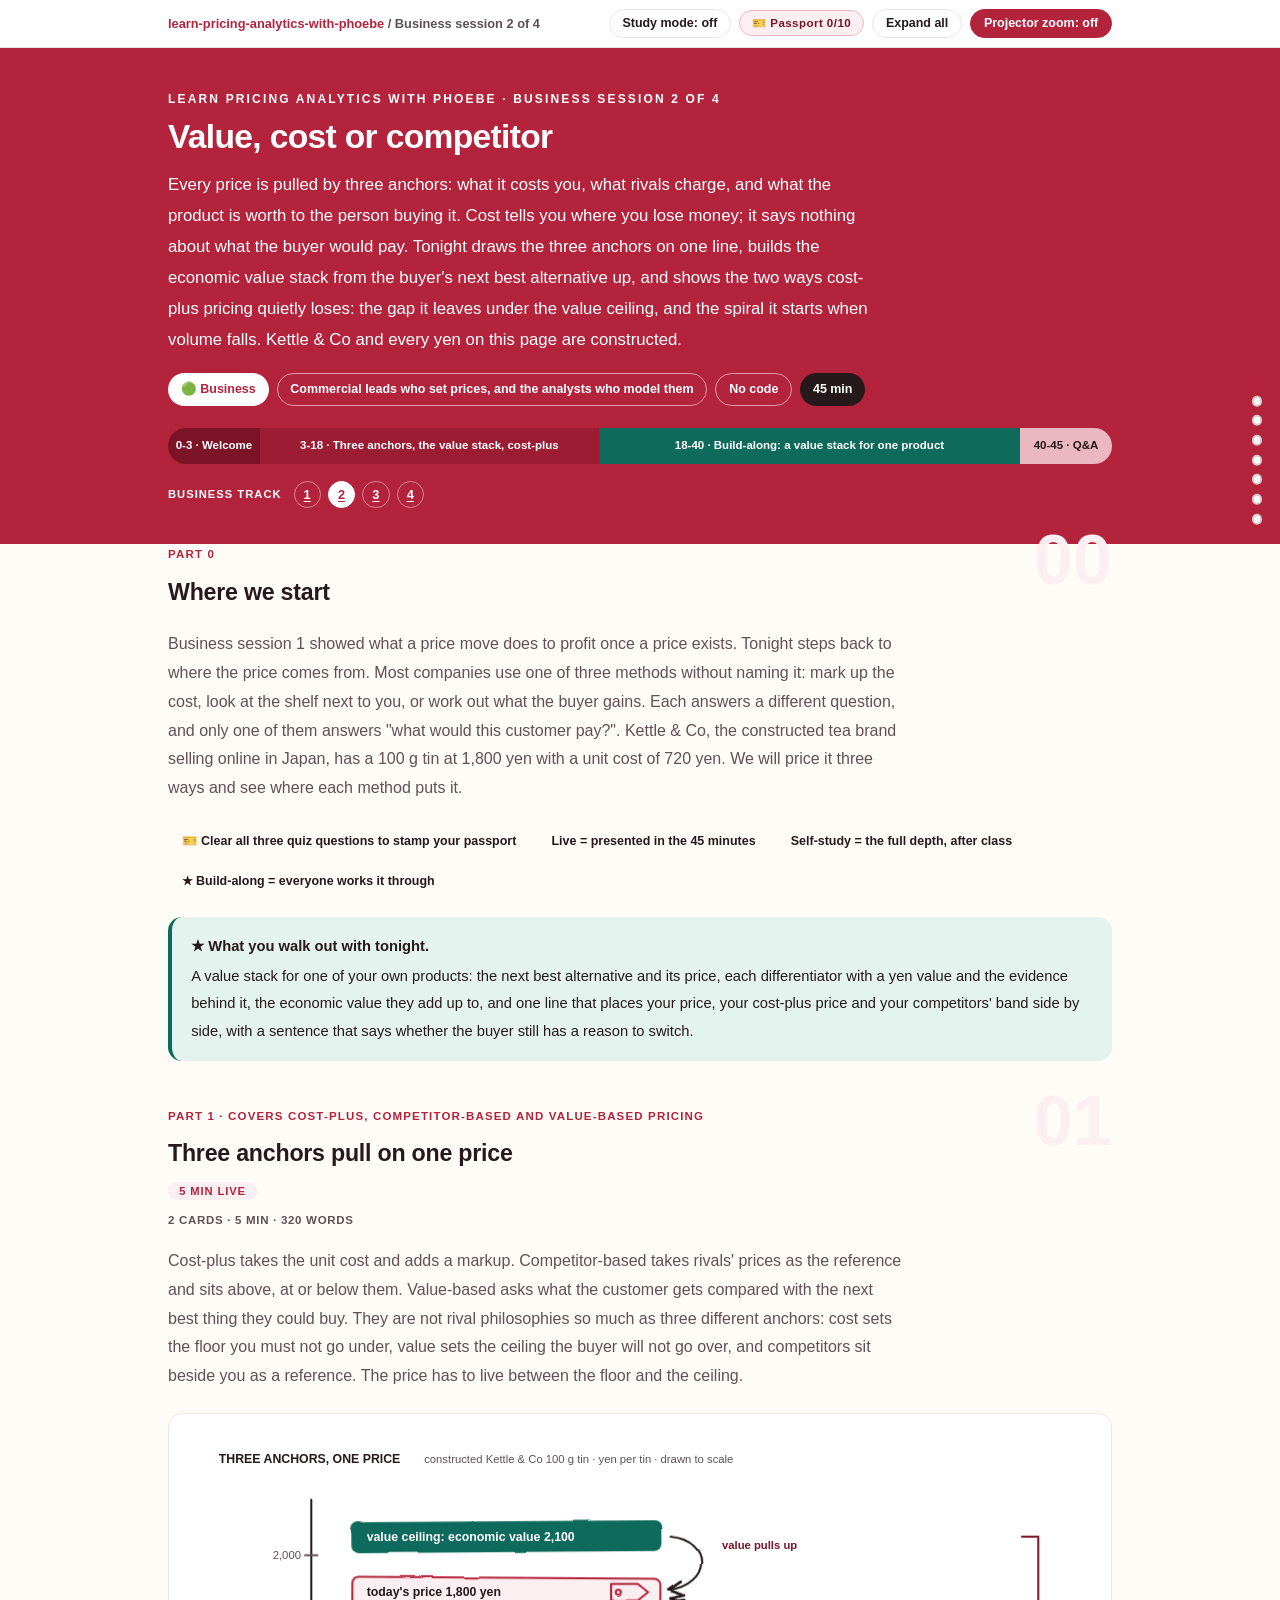
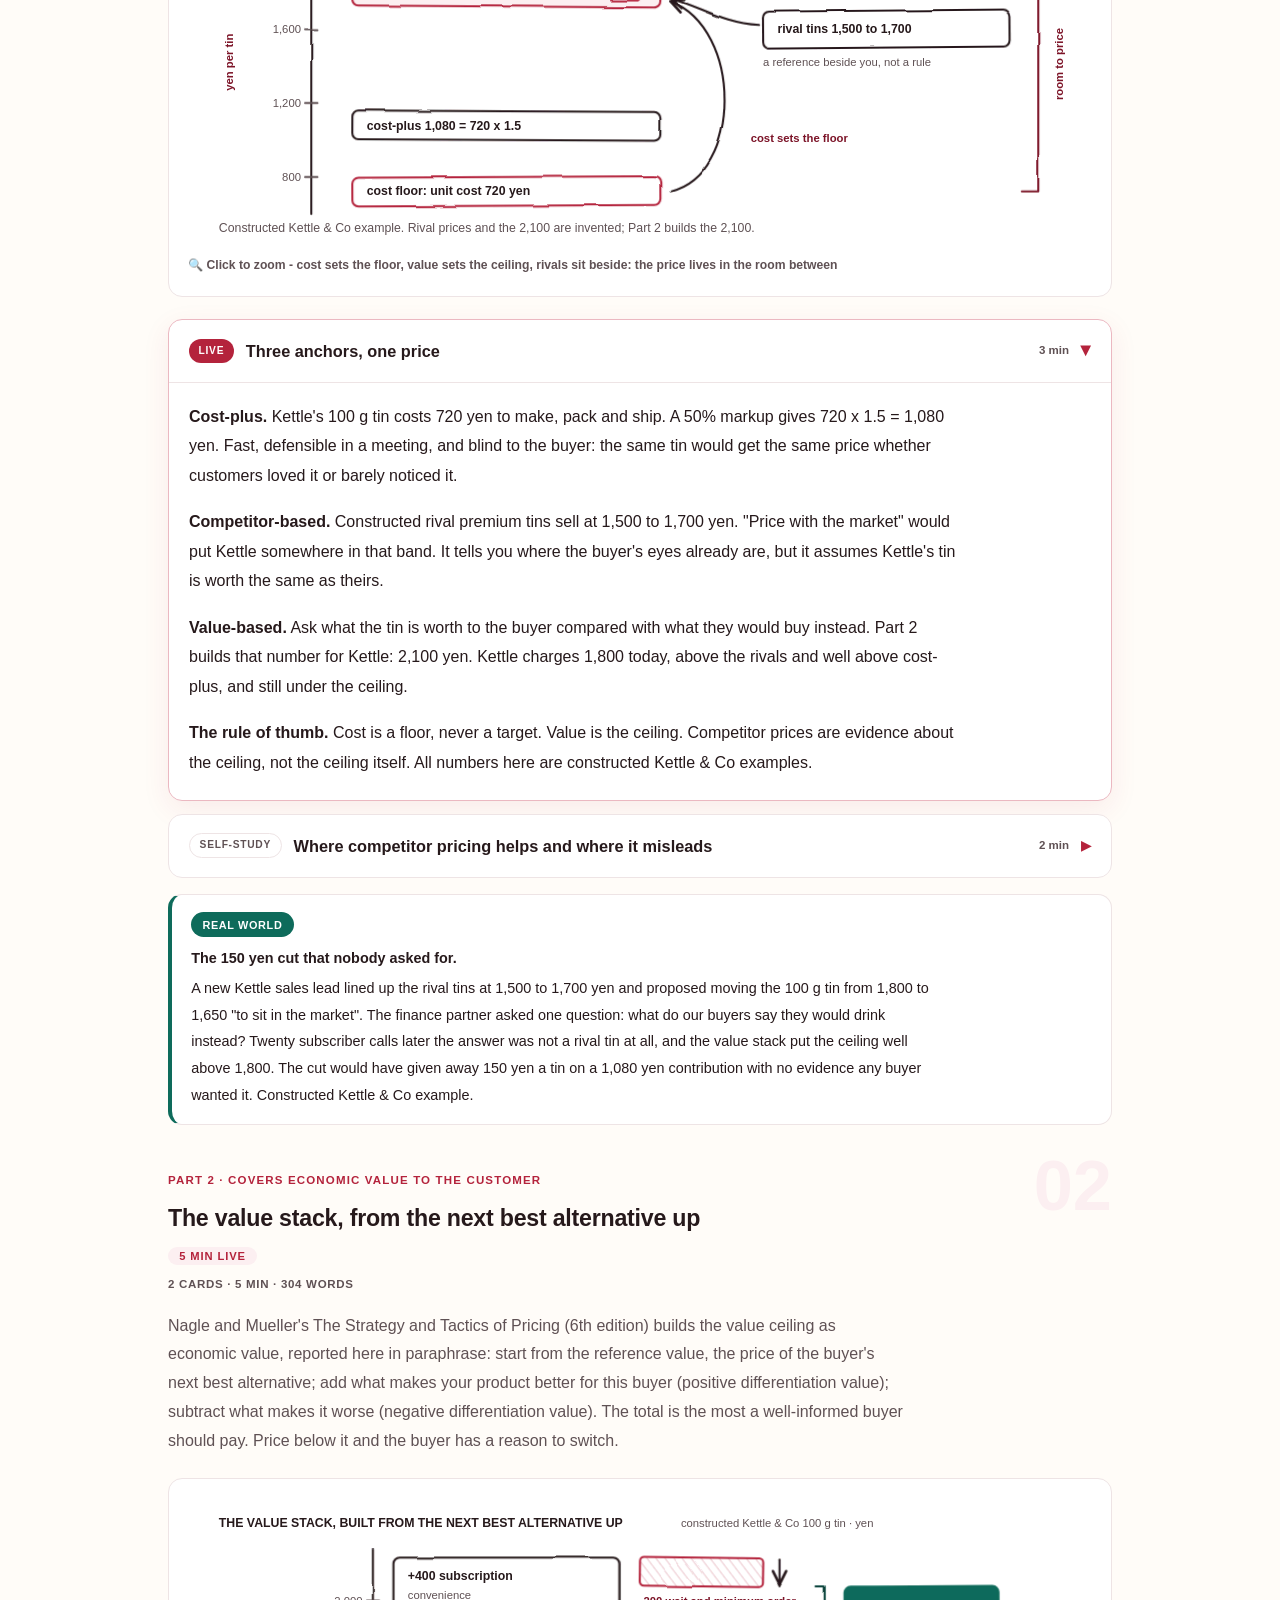
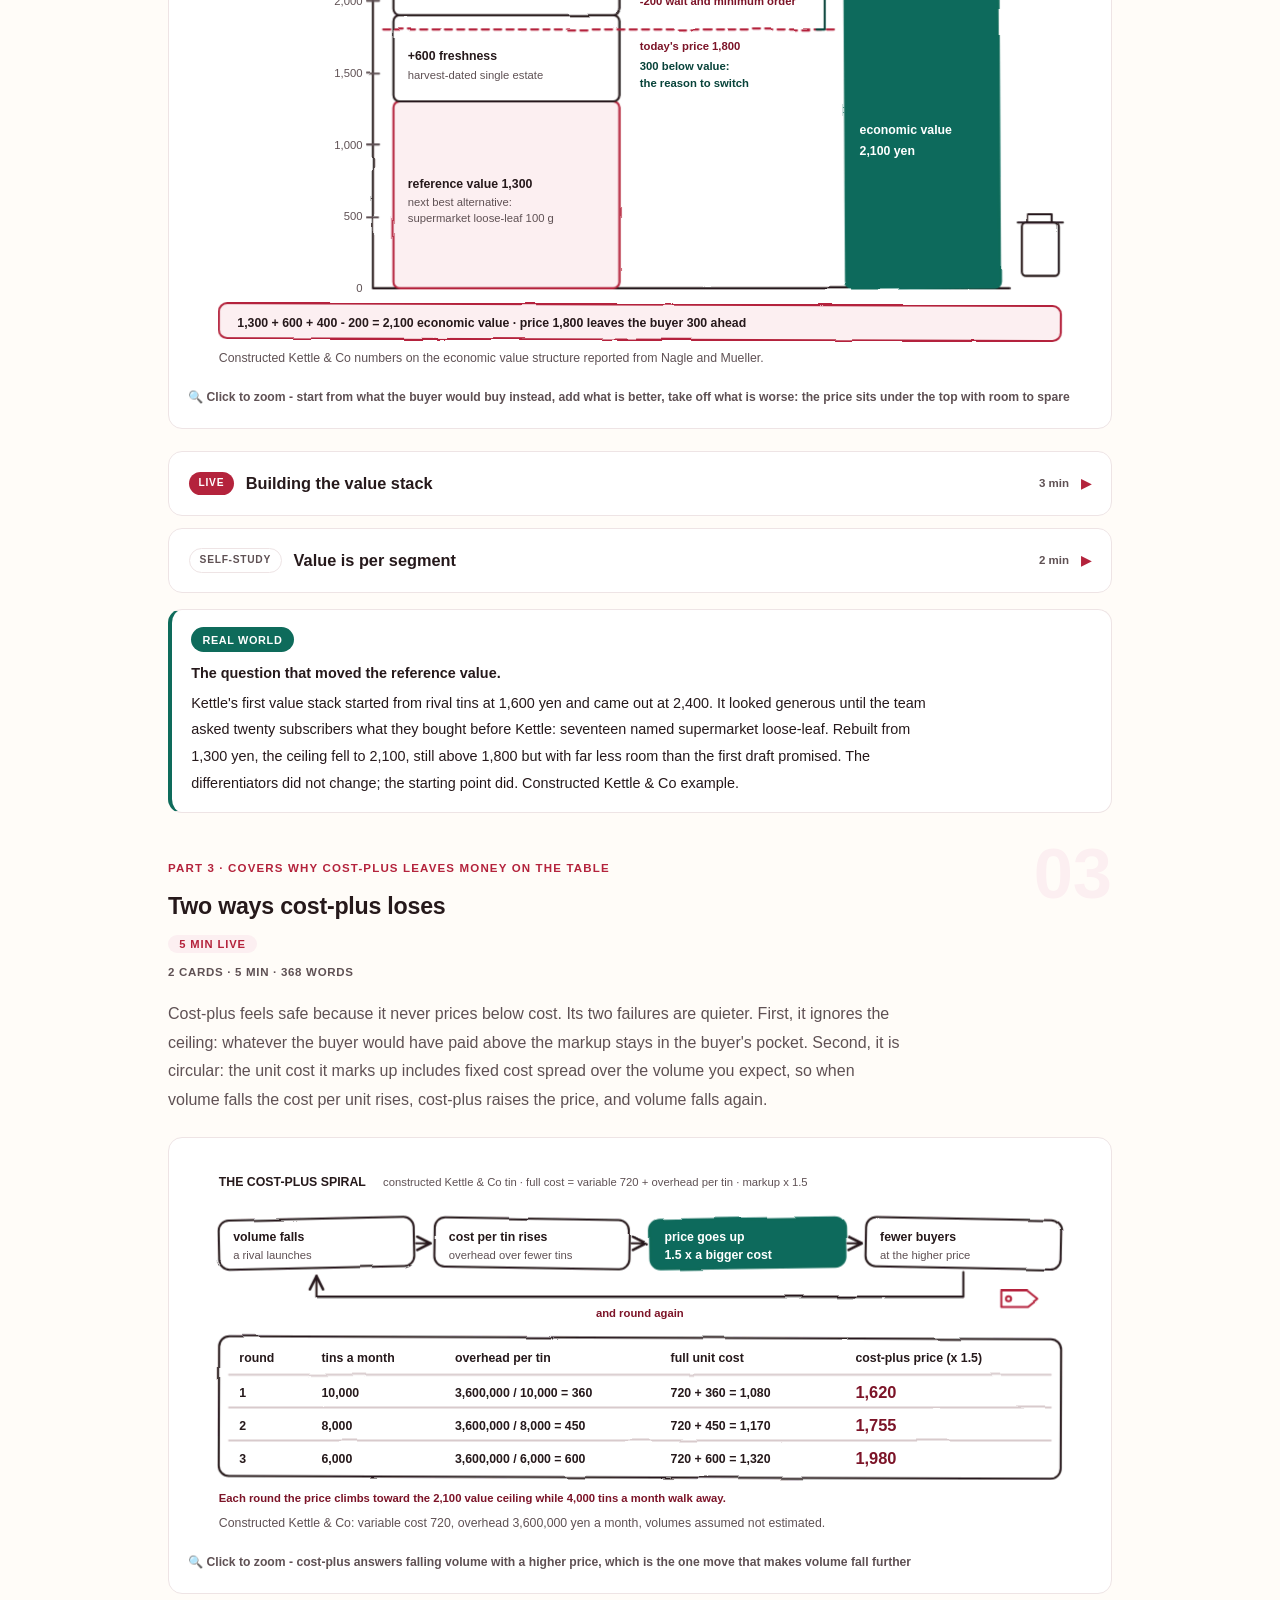
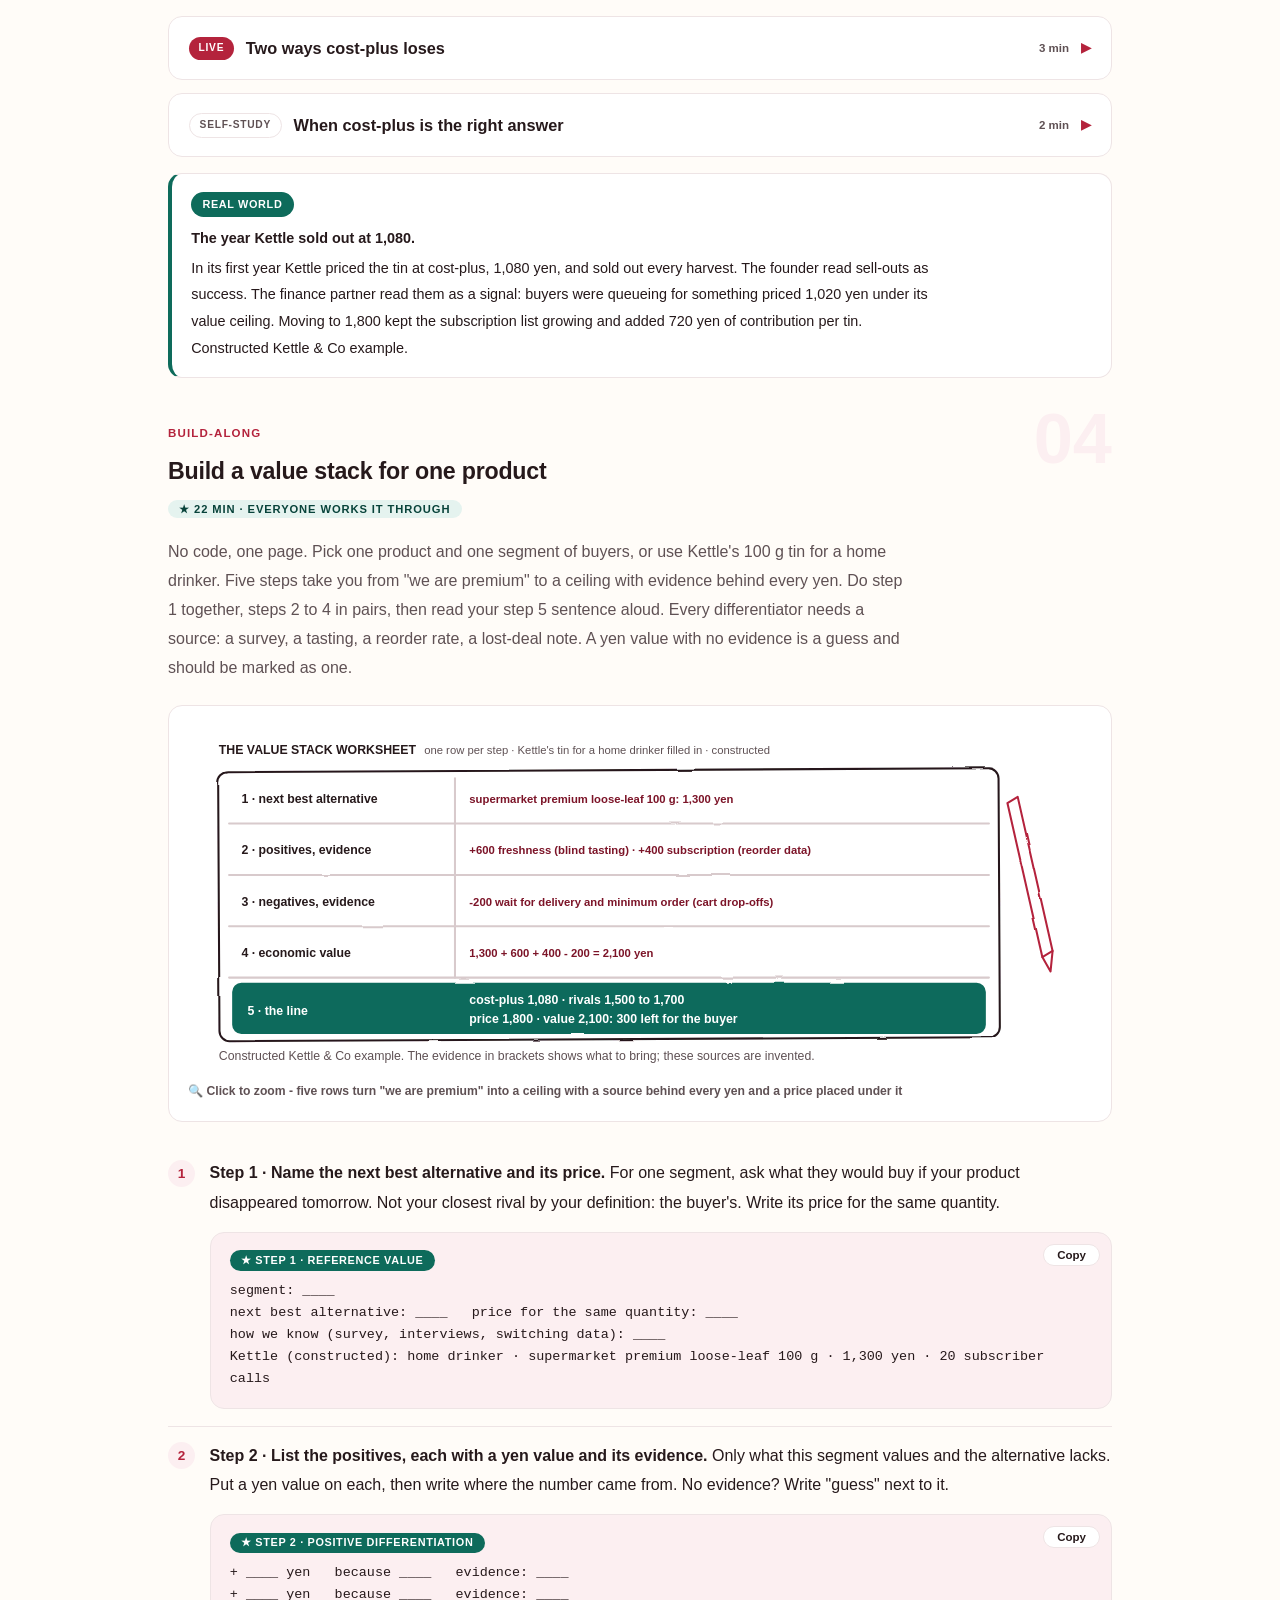
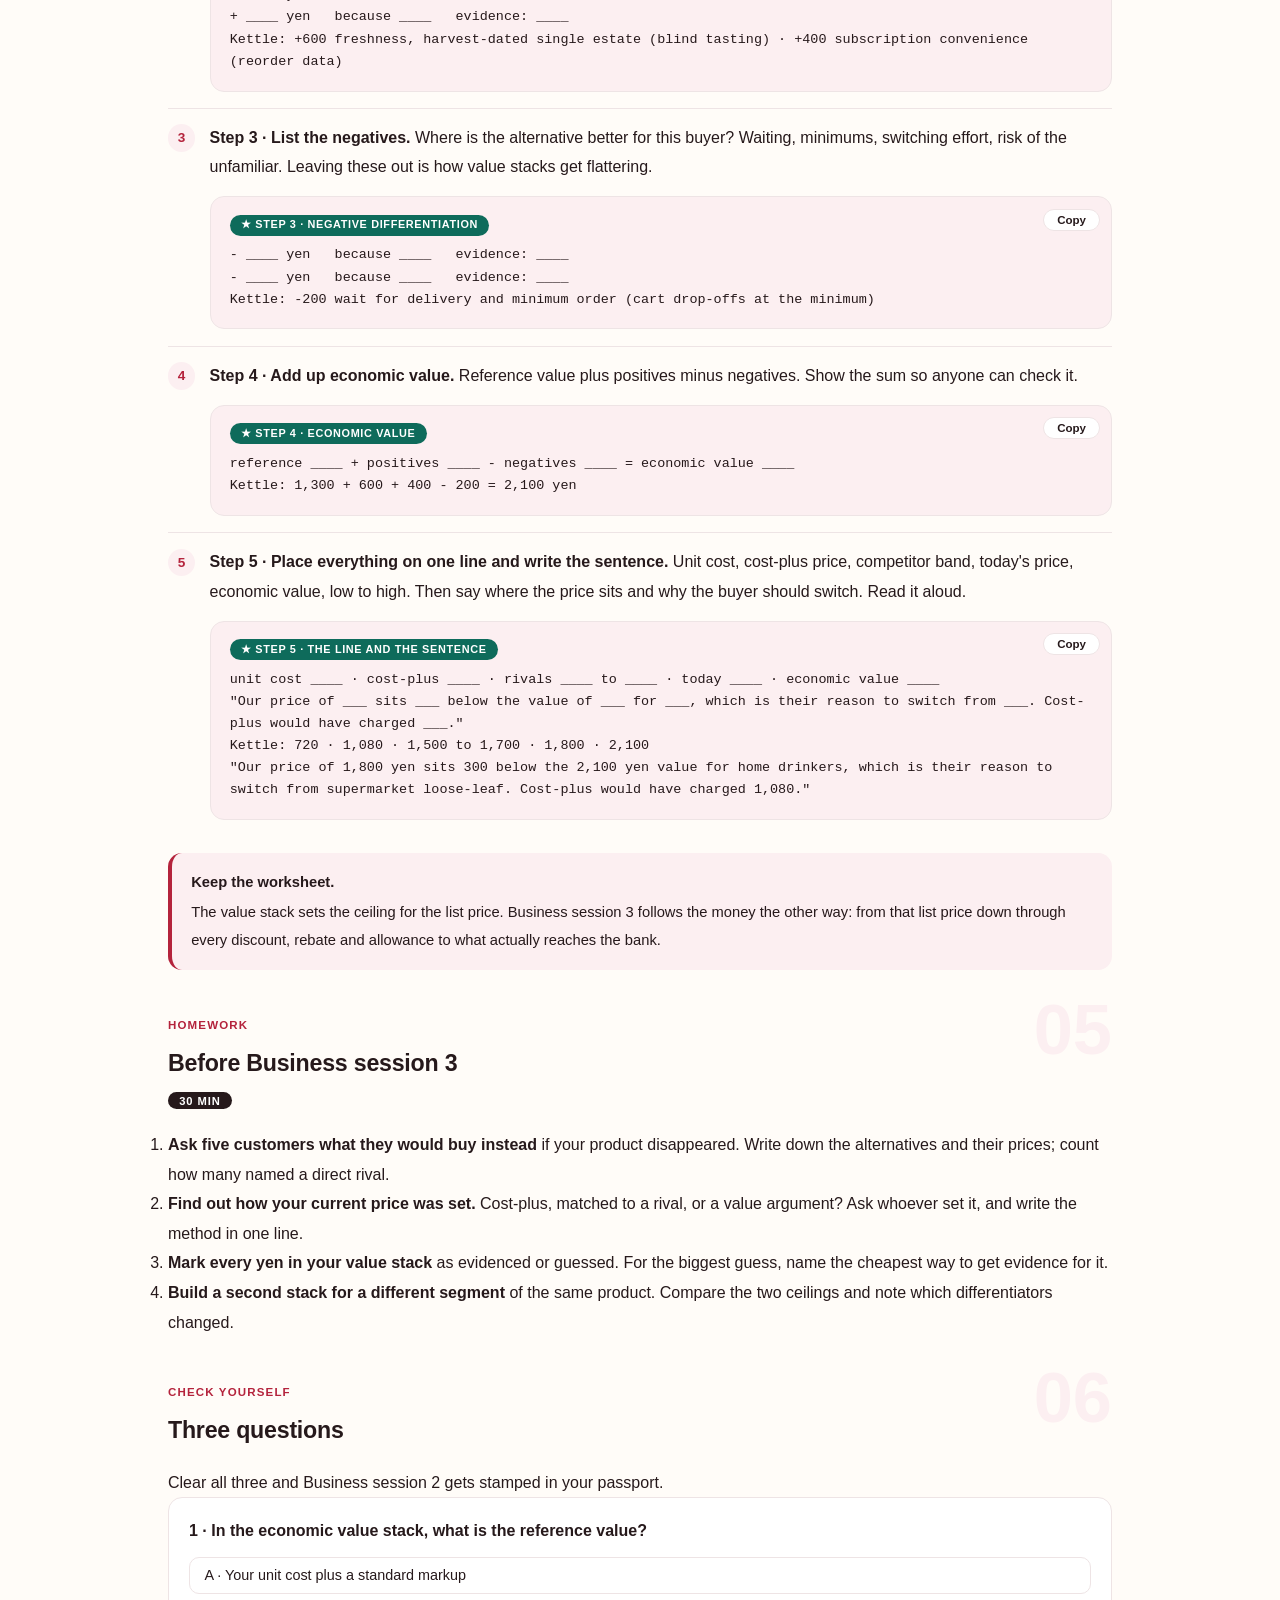
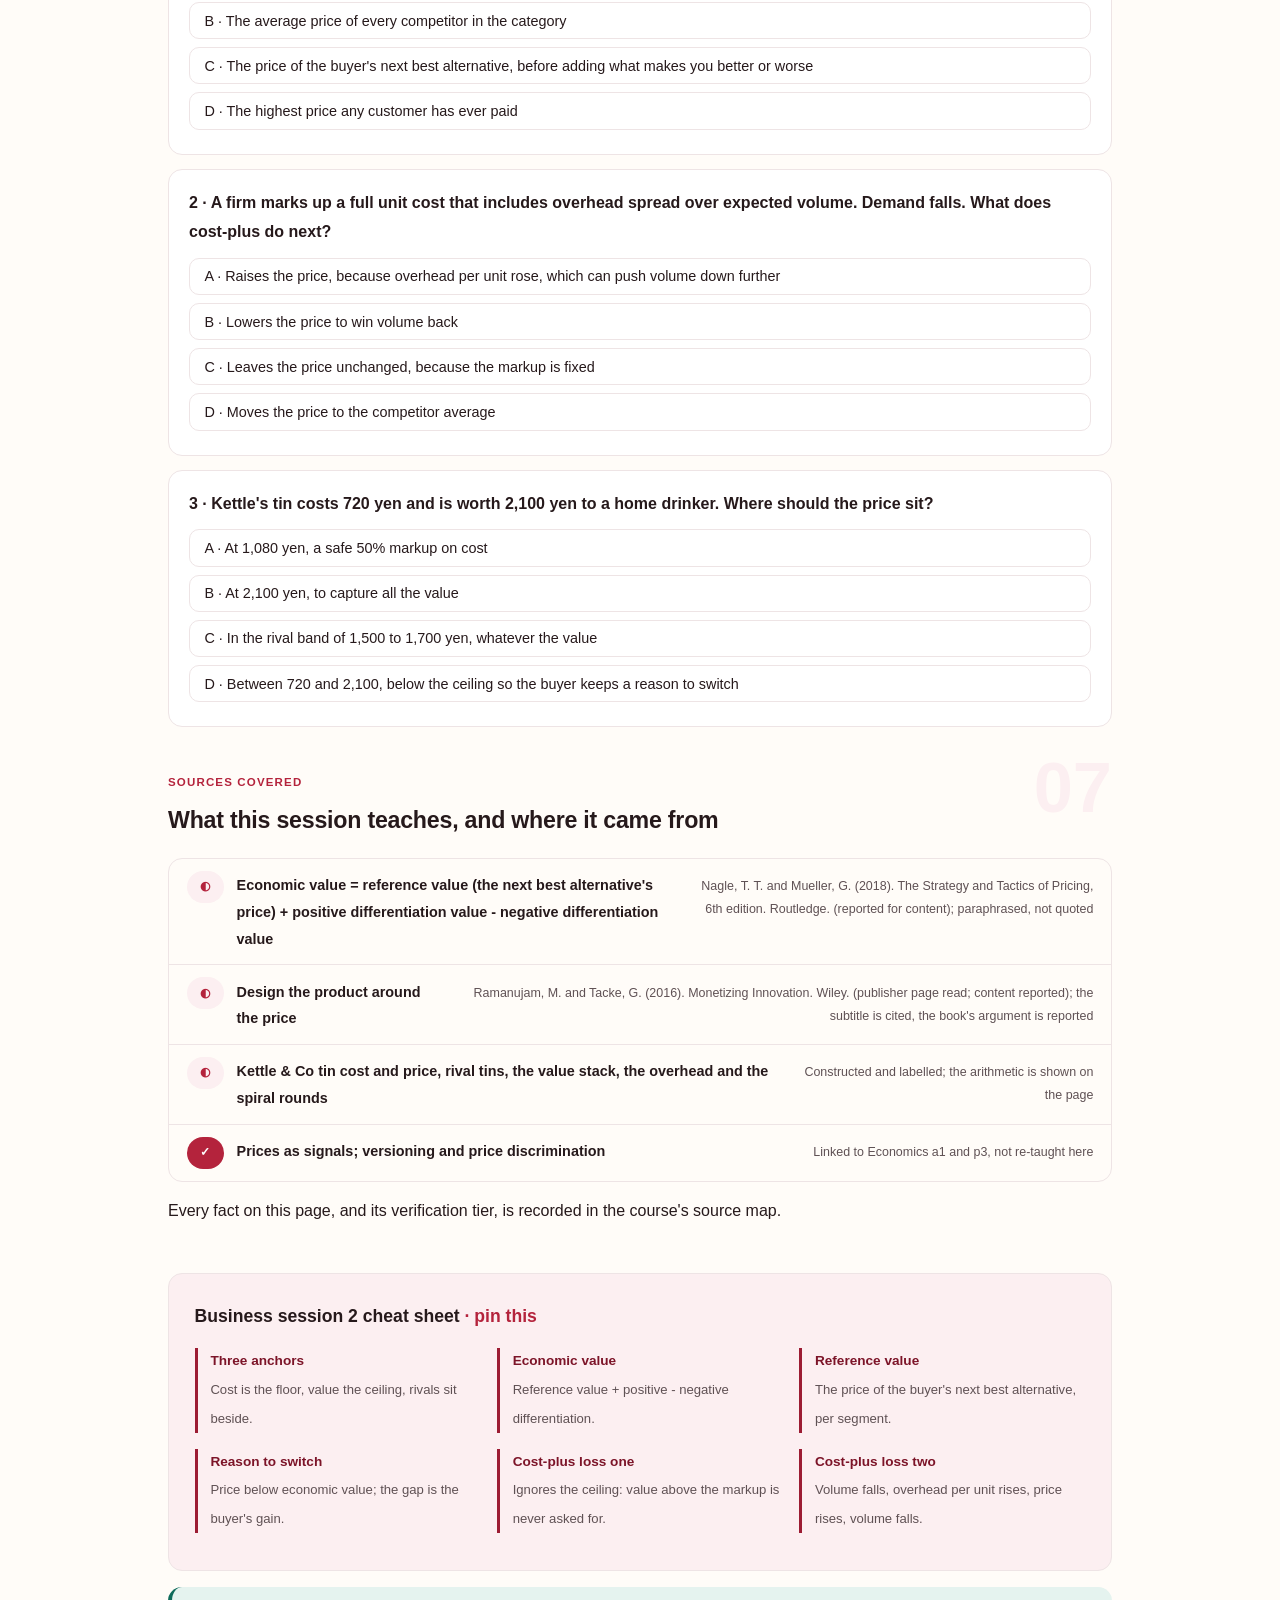
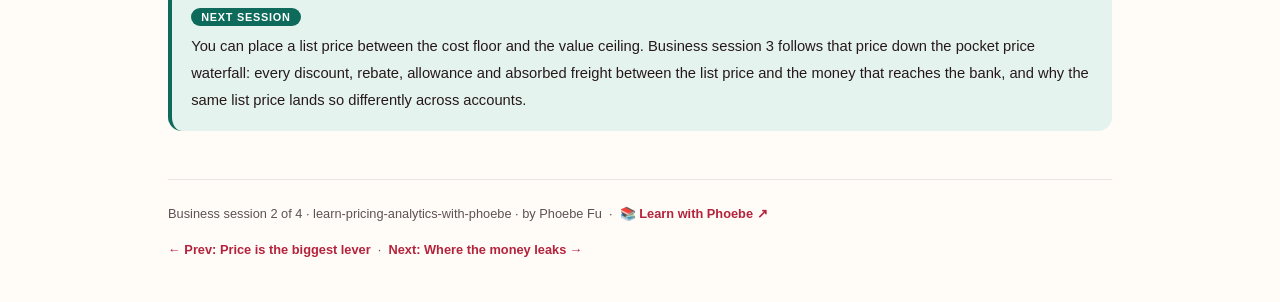
<file: courses/b2-value-cost-or-competitor.html>
<!DOCTYPE html>
<html lang="en">
<head>
<meta charset="UTF-8">
<meta name="viewport" content="width=device-width, initial-scale=1.0">
<!-- social:start -->
<meta name="description" content="Business session 2 of 4. Three ways to set a price: cost-plus, competitor-based and value-based. Build the economic value stack from the next best alternative up, see why cost-plus leaves money on the table and spirals when volume falls, and place a price between the cost floor and the value ceiling. Kettle &amp; Co, a constructed tea brand, prices its 100 g tin.">
<meta property="og:type" content="article">
<meta property="og:site_name" content="Learn with Phoebe">
<meta property="og:title" content="Value, cost or competitor - learn pricing analytics with phoebe">
<meta property="og:description" content="Business session 2 of 4. Cost sets the floor, value sets the ceiling, competitors sit beside. Build the value stack and see what cost-plus leaves on the table.">
<meta property="og:url" content="https://phoebefu6.github.io/learn-pricing-analytics-with-phoebe/courses/b2-value-cost-or-competitor.html">
<meta property="og:image" content="https://phoebefu6.github.io/learn-pricing-analytics-with-phoebe/assets/og-cover.png">
<meta property="og:image:width" content="1200">
<meta property="og:image:height" content="630">
<meta name="twitter:card" content="summary_large_image">
<meta name="twitter:title" content="Value, cost or competitor - learn pricing analytics with phoebe">
<meta name="twitter:description" content="Business session 2 of 4. Three anchors for one price, the economic value stack, and the two ways cost-plus loses.">
<meta name="twitter:image" content="https://phoebefu6.github.io/learn-pricing-analytics-with-phoebe/assets/og-cover.png">
<!-- social:end -->
<title>Business session 2 · Value, cost or competitor - learn pricing analytics with phoebe</title>
<link rel="stylesheet" href="../assets/style.css?v=2">
</head>
<body>

<div class="toolbar">
  <div class="wrap">
    <span class="crumb"><a href="../index.html">learn-pricing-analytics-with-phoebe</a> / Business session 2 of 4</span>
    <button class="btn" id="toggle-all" type="button">Expand all</button>
    <button class="btn primary" id="zoom-toggle" type="button">Projector zoom: off</button>
  </div>
</div>

<header class="masthead">
  <div class="wrap">
    <div class="eyebrow">Learn Pricing Analytics with Phoebe · Business session 2 of 4</div>
    <h1>Value, cost or <span class="accent">competitor</span></h1>
    <p class="sub">Every price is pulled by three anchors: what it costs you, what rivals charge, and what the product is worth to the person buying it. Cost tells you where you lose money; it says nothing about what the buyer would pay. Tonight draws the three anchors on one line, builds the economic value stack from the buyer's next best alternative up, and shows the two ways cost-plus pricing quietly loses: the gap it leaves under the value ceiling, and the spiral it starts when volume falls. Kettle &amp; Co and every yen on this page are constructed.</p>
    <div class="chip-row">
      <span class="chip level">🟢 Business</span>
      <span class="chip audience">Commercial leads who set prices, and the analysts who model them</span>
      <span class="chip audience">No code</span>
      <span class="chip time">45 min</span>
    </div>
    <div class="agenda">
      <span class="a1" style="flex:1">0-3 · Welcome</span>
      <span class="a2" style="flex:4">3-18 · Three anchors, the value stack, cost-plus</span>
      <span class="a3" style="flex:5">18-40 · Build-along: a value stack for one product</span>
      <span class="a4" style="flex:1">40-45 · Q&amp;A</span>
    </div>
  </div>
</header>

<main class="wrap">

  <section class="section" id="intro">
    <div class="section-kicker">
      <span class="klabel">Part 0</span>
      <h2>Where we start</h2>
    </div>
    <p class="lede">Business session 1 showed what a price move does to profit once a price exists. Tonight steps back to where the price comes from. Most companies use one of three methods without naming it: mark up the cost, look at the shelf next to you, or work out what the buyer gains. Each answers a different question, and only one of them answers "what would this customer pay?". Kettle &amp; Co, the constructed tea brand selling online in Japan, has a 100 g tin at 1,800 yen with a unit cost of 720 yen. We will price it three ways and see where each method puts it.</p>

    <div class="legend">
      <span class="pill">🎫 Clear all three quiz questions to stamp your passport</span>
      <span class="pill">Live = presented in the 45 minutes</span>
      <span class="pill">Self-study = the full depth, after class</span>
      <span class="pill">★ Build-along = everyone works it through</span>
    </div>

    <div class="callout win">
      <p><strong>★ What you walk out with tonight.</strong> A value stack for one of your own products: the next best alternative and its price, each differentiator with a yen value and the evidence behind it, the economic value they add up to, and one line that places your price, your cost-plus price and your competitors' band side by side, with a sentence that says whether the buyer still has a reason to switch.</p>
    </div>
  </section>

  <section class="section" id="part-1">
    <div class="section-kicker">
      <span class="klabel">Part 1 · covers cost-plus, competitor-based and value-based pricing</span>
      <h2>Three anchors pull on one price</h2>
      <span class="tag concept">5 min live</span>
    </div>
    <p class="lede">Cost-plus takes the unit cost and adds a markup. Competitor-based takes rivals' prices as the reference and sits above, at or below them. Value-based asks what the customer gets compared with the next best thing they could buy. They are not rival philosophies so much as three different anchors: cost sets the floor you must not go under, value sets the ceiling the buyer will not go over, and competitors sit beside you as a reference. The price has to live between the floor and the ceiling.</p>

    <figure class="zoomable">
      <svg viewBox="0 0 880 400" xmlns="http://www.w3.org/2000/svg" role="img" aria-label="A vertical yen scale for Kettle's constructed 100 g tin. At the bottom, the cost floor: unit cost 720 yen. Above it, the cost-plus price: 720 times 1.5 is 1,080 yen. To the side, rival premium tins between 1,500 and 1,700 yen. Today's price, 1,800 yen. At the top, the value ceiling: economic value 2,100 yen, highlighted. Three arrows from the cost floor, the rival band and the value ceiling pull on today's price. A bracket marks the room to price between 720 and 2,100.">
        <defs>
          <filter id="b2aSk" x="-3%" y="-3%" width="106%" height="106%"><feTurbulence type="fractalNoise" baseFrequency="0.02" numOctaves="2" seed="37" result="n"/><feDisplacementMap in="SourceGraphic" in2="n" scale="2.4" xChannelSelector="R" yChannelSelector="G"/></filter>
          <pattern id="b2aHc" patternUnits="userSpaceOnUse" width="7" height="7" patternTransform="rotate(-38)"><line x1="0" y1="0" x2="0" y2="7" stroke="#B4233C" stroke-width="1" opacity=".5"/></pattern>
          <marker id="b2aAr" viewBox="0 0 10 10" refX="9" refY="5" markerWidth="8" markerHeight="8" orient="auto"><path d="M1 1 L9 5 L1 9" fill="none" stroke="#26191B" stroke-width="1.6" stroke-linecap="round"/></marker>
        </defs>
        <style>
          .b2aH { font: 800 12px Inter, sans-serif; fill: #26191B; }
          .b2aL { font: 600 12px Inter, sans-serif; fill: #26191B; }
          .b2aS { font: 400 11px Inter, sans-serif; fill: #5F5154; }
          .b2aA { font: 700 11px Inter, sans-serif; fill: #7C1428; }
          .b2aW { font: 800 12px Inter, sans-serif; fill: #FFFFFF; }
          .b2aN { font: 400 12px Inter, sans-serif; fill: #5F5154; }
        </style>

        <text class="b2aH" x="30" y="28">THREE ANCHORS, ONE PRICE</text>
        <text class="b2aS" x="230" y="28">constructed Kettle &amp; Co 100 g tin · yen per tin · drawn to scale</text>

        <g filter="url(#b2aSk)" fill="none" stroke="#26191B" stroke-width="2" stroke-linecap="round" stroke-linejoin="round">
          <path d="M120 64 L120 370"/>
          <path d="M114 334 L126 334 M114 262 L126 262 M114 190 L126 190 M114 118 L126 118" stroke="#5F5154"/>
          <rect x="160" y="86" width="300" height="28" rx="6" transform="rotate(-0.4 310 100)" fill="#0E6B5B" stroke="#0E6B5B"/>
          <rect x="160" y="140" width="300" height="28" rx="6" transform="rotate(0.4 310 154)" fill="#FCEFF1" stroke="#B4233C"/>
          <rect x="560" y="172" width="240" height="36" rx="6" transform="rotate(-0.5 680 190)" fill="#FFFFFF"/>
          <rect x="160" y="270" width="300" height="28" rx="6" transform="rotate(0.3 310 284)" fill="#FFFFFF"/>
          <rect x="160" y="334" width="300" height="28" rx="6" transform="rotate(-0.3 310 348)" fill="#FFFFFF" stroke="#B4233C"/>
          <path d="M470 100 C 510 104, 510 146, 468 152" marker-end="url(#b2aAr)"/>
          <path d="M556 186 C 520 184, 500 168, 470 160" marker-end="url(#b2aAr)"/>
          <path d="M470 348 C 540 330, 540 190, 470 163" marker-end="url(#b2aAr)"/>
          <path d="M812 100 L828 100 L828 348 L812 348" stroke="#7C1428"/>
          <!-- doodle: a price tag on today's price -->
          <path d="M412 146 L438 146 L448 154 L438 162 L412 162 Z" stroke="#B4233C"/>
          <circle cx="419" cy="154" r="2.5" stroke="#B4233C"/>
        </g>

        <text class="b2aS" x="110" y="338" text-anchor="end">800</text>
        <text class="b2aS" x="110" y="266" text-anchor="end">1,200</text>
        <text class="b2aS" x="110" y="194" text-anchor="end">1,600</text>
        <text class="b2aS" x="110" y="122" text-anchor="end">2,000</text>
        <text class="b2aA" x="44" y="250" transform="rotate(-90 44 250)">yen per tin</text>

        <text class="b2aW" x="174" y="104">value ceiling: economic value 2,100</text>
        <text class="b2aL" x="174" y="158">today's price 1,800 yen</text>
        <text class="b2aL" x="574" y="194">rival tins 1,500 to 1,700</text>
        <text class="b2aS" x="560" y="226">a reference beside you, not a rule</text>
        <text class="b2aL" x="174" y="288">cost-plus 1,080 = 720 x 1.5</text>
        <text class="b2aL" x="174" y="352">cost floor: unit cost 720 yen</text>

        <text class="b2aA" x="520" y="112">value pulls up</text>
        <text class="b2aA" x="548" y="300">cost sets the floor</text>
        <text class="b2aA" x="852" y="224" text-anchor="middle" transform="rotate(-90 852 224)">room to price</text>

        <text class="b2aN" x="30" y="388">Constructed Kettle &amp; Co example. Rival prices and the 2,100 are invented; Part 2 builds the 2,100.</text>
      </svg>
      <figcaption>🔍 Click to zoom - cost sets the floor, value sets the ceiling, rivals sit beside: the price lives in the room between</figcaption>
    </figure>

    <details class="card" open>
      <summary><span class="mode live">Live</span>Three anchors, one price<span class="mini">3 min</span><span class="caret">▶</span></summary>
      <div class="body">
        <p><strong>Cost-plus.</strong> Kettle's 100 g tin costs 720 yen to make, pack and ship. A 50% markup gives 720 x 1.5 = 1,080 yen. Fast, defensible in a meeting, and blind to the buyer: the same tin would get the same price whether customers loved it or barely noticed it.</p>
        <p><strong>Competitor-based.</strong> Constructed rival premium tins sell at 1,500 to 1,700 yen. "Price with the market" would put Kettle somewhere in that band. It tells you where the buyer's eyes already are, but it assumes Kettle's tin is worth the same as theirs.</p>
        <p><strong>Value-based.</strong> Ask what the tin is worth to the buyer compared with what they would buy instead. Part 2 builds that number for Kettle: 2,100 yen. Kettle charges 1,800 today, above the rivals and well above cost-plus, and still under the ceiling.</p>
        <p><strong>The rule of thumb.</strong> Cost is a floor, never a target. Value is the ceiling. Competitor prices are evidence about the ceiling, not the ceiling itself. All numbers here are constructed Kettle &amp; Co examples.</p>
      </div>
    </details>

    <details class="card">
      <summary><span class="mode self">Self-study</span>Where competitor pricing helps and where it misleads<span class="mini">2 min</span><span class="caret">▶</span></summary>
      <div class="body">
        <p><strong>Where it helps.</strong> Rival prices are the cheapest evidence you have about what buyers already accept. When products really are close substitutes, they bound the ceiling tightly: price far above them and buyers notice. They also tell you where a new product will be compared, which is half of positioning.</p>
        <p><strong>Where it misleads.</strong> It copies rivals' mistakes along with their prices; nobody knows whether the rival priced on value or on a guess. It assumes your product is worth what theirs is, erasing exactly the differences you invested in. It can start a price war when every seller anchors on every other. And it hides the real next best alternative: for many Kettle buyers the thing they would buy instead is not another premium tin but supermarket loose-leaf, which Part 2 uses.</p>
        <p>Use competitor prices as one input to the value stack (they are often the reference value), never as the answer.</p>
      </div>
    </details>

    <div class="callout example">
      <span class="ex-pill">Real world</span>
      <p><strong>The 150 yen cut that nobody asked for.</strong> A new Kettle sales lead lined up the rival tins at 1,500 to 1,700 yen and proposed moving the 100 g tin from 1,800 to 1,650 "to sit in the market". The finance partner asked one question: what do our buyers say they would drink instead? Twenty subscriber calls later the answer was not a rival tin at all, and the value stack put the ceiling well above 1,800. The cut would have given away 150 yen a tin on a 1,080 yen contribution with no evidence any buyer wanted it. Constructed Kettle &amp; Co example.</p>
    </div>
  </section>

  <section class="section" id="part-2">
    <div class="section-kicker">
      <span class="klabel">Part 2 · covers economic value to the customer</span>
      <h2>The value stack, from the next best alternative up</h2>
      <span class="tag concept">5 min live</span>
    </div>
    <p class="lede">Nagle and Mueller's The Strategy and Tactics of Pricing (6th edition) builds the value ceiling as economic value, reported here in paraphrase: start from the reference value, the price of the buyer's next best alternative; add what makes your product better for this buyer (positive differentiation value); subtract what makes it worse (negative differentiation value). The total is the most a well-informed buyer should pay. Price below it and the buyer has a reason to switch.</p>

    <figure class="zoomable">
      <svg viewBox="0 0 880 466" xmlns="http://www.w3.org/2000/svg" role="img" aria-label="A value stack drawn bottom-up on a yen scale for Kettle's constructed 100 g tin. Reference value 1,300 yen, a premium supermarket loose-leaf 100 g. Plus 600 for freshness, harvest-dated single estate. Plus 400 for subscription convenience. Minus 200, shown hatched, for the wait for delivery and the minimum order. Economic value 2,100 yen, highlighted. A dashed line at today's price, 1,800 yen, sits 300 yen below economic value: the buyer's reason to switch. Arithmetic banner: 1,300 plus 600 plus 400 minus 200 equals 2,100.">
        <defs>
          <filter id="b2bSk" x="-3%" y="-3%" width="106%" height="106%"><feTurbulence type="fractalNoise" baseFrequency="0.02" numOctaves="2" seed="41" result="n"/><feDisplacementMap in="SourceGraphic" in2="n" scale="2.4" xChannelSelector="R" yChannelSelector="G"/></filter>
          <pattern id="b2bHc" patternUnits="userSpaceOnUse" width="7" height="7" patternTransform="rotate(-38)"><line x1="0" y1="0" x2="0" y2="7" stroke="#B4233C" stroke-width="1" opacity=".5"/></pattern>
          <marker id="b2bAr" viewBox="0 0 10 10" refX="9" refY="5" markerWidth="8" markerHeight="8" orient="auto"><path d="M1 1 L9 5 L1 9" fill="none" stroke="#26191B" stroke-width="1.6" stroke-linecap="round"/></marker>
        </defs>
        <style>
          .b2bH { font: 800 12px Inter, sans-serif; fill: #26191B; }
          .b2bL { font: 600 12px Inter, sans-serif; fill: #26191B; }
          .b2bS { font: 400 11px Inter, sans-serif; fill: #5F5154; }
          .b2bA { font: 700 11px Inter, sans-serif; fill: #7C1428; }
          .b2bB { font: 800 11px Inter, sans-serif; fill: #08433A; }
          .b2bW { font: 800 12px Inter, sans-serif; fill: #FFFFFF; }
          .b2bN { font: 400 12px Inter, sans-serif; fill: #5F5154; }
        </style>

        <text class="b2bH" x="30" y="28">THE VALUE STACK, BUILT FROM THE NEXT BEST ALTERNATIVE UP</text>
        <text class="b2bS" x="480" y="28">constructed Kettle &amp; Co 100 g tin · yen</text>

        <g filter="url(#b2bSk)" fill="none" stroke="#26191B" stroke-width="2" stroke-linecap="round" stroke-linejoin="round">
          <path d="M180 50 L180 380 L800 380"/>
          <path d="M174 310 L186 310 M174 240 L186 240 M174 170 L186 170 M174 100 L186 100" stroke="#5F5154"/>
          <rect x="200" y="198" width="220" height="182" rx="6" fill="#FCEFF1" stroke="#B4233C"/>
          <rect x="200" y="114" width="220" height="84" rx="6" fill="#FFFFFF"/>
          <rect x="200" y="58" width="220" height="56" rx="6" fill="#FFFFFF"/>
          <rect x="440" y="58" width="120" height="28" rx="4" transform="rotate(0.8 500 72)" fill="url(#b2bHc)" stroke="#B4233C"/>
          <path d="M576 60 L576 84" marker-end="url(#b2bAr)"/>
          <rect x="640" y="86" width="150" height="294" rx="6" transform="rotate(-0.3 715 233)" fill="#0E6B5B" stroke="#0E6B5B"/>
          <path d="M190 128 L630 128" stroke="#B4233C" stroke-dasharray="7 5"/>
          <path d="M612 86 L620 86 L620 128 L612 128" stroke="#08433A"/>
          <rect x="30" y="396" width="820" height="34" rx="8" transform="rotate(0.2 440 413)" fill="#FCEFF1" stroke="#B4233C"/>
          <!-- doodle: a tea tin -->
          <rect x="812" y="316" width="36" height="52" rx="4"/>
          <path d="M808 316 L852 316 M818 308 L842 308 L842 316 M818 308 L818 316"/>
        </g>

        <text class="b2bS" x="170" y="384" text-anchor="end">0</text>
        <text class="b2bS" x="170" y="314" text-anchor="end">500</text>
        <text class="b2bS" x="170" y="244" text-anchor="end">1,000</text>
        <text class="b2bS" x="170" y="174" text-anchor="end">1,500</text>
        <text class="b2bS" x="170" y="104" text-anchor="end">2,000</text>

        <text class="b2bL" x="214" y="80">+400 subscription</text>
        <text class="b2bS" x="214" y="98">convenience</text>
        <text class="b2bL" x="214" y="158">+600 freshness</text>
        <text class="b2bS" x="214" y="176">harvest-dated single estate</text>
        <text class="b2bL" x="214" y="282">reference value 1,300</text>
        <text class="b2bS" x="214" y="300">next best alternative:</text>
        <text class="b2bS" x="214" y="316">supermarket loose-leaf 100 g</text>

        <text class="b2bA" x="440" y="104">-200 wait and minimum order</text>
        <text class="b2bA" x="440" y="148">today's price 1,800</text>
        <text class="b2bB" x="440" y="168">300 below value:</text>
        <text class="b2bB" x="440" y="184">the reason to switch</text>

        <text class="b2bW" x="654" y="230">economic value</text>
        <text class="b2bW" x="654" y="250">2,100 yen</text>

        <text class="b2bL" x="48" y="418">1,300 + 600 + 400 - 200 = 2,100 economic value · price 1,800 leaves the buyer 300 ahead</text>

        <text class="b2bN" x="30" y="452">Constructed Kettle &amp; Co numbers on the economic value structure reported from Nagle and Mueller.</text>
      </svg>
      <figcaption>🔍 Click to zoom - start from what the buyer would buy instead, add what is better, take off what is worse: the price sits under the top with room to spare</figcaption>
    </figure>

    <details class="card">
      <summary><span class="mode live">Live</span>Building the value stack<span class="mini">3 min</span><span class="caret">▶</span></summary>
      <div class="body">
        <p><strong>Reference value: 1,300 yen.</strong> For a home tea drinker, the next best alternative to Kettle's tin is a premium loose-leaf 100 g from the supermarket at 1,300 yen. Not the cheapest tea in the shop, and not a rival's tin: the thing this buyer would actually buy if Kettle disappeared.</p>
        <p><strong>Positive differentiation: +600 and +400.</strong> Freshness, a harvest-dated single estate the supermarket cannot match, is worth 600 yen to this buyer. The subscription that arrives before the caddy runs out is worth 400.</p>
        <p><strong>Negative differentiation: -200.</strong> The supermarket hands the tea over today; Kettle makes you wait for delivery and asks for a minimum order. That costs the buyer 200 yen of value.</p>
        <p><strong>Economic value.</strong> 1,300 + 600 + 400 - 200 = 2,100 yen. Kettle's price, 1,800 yen, sits 300 yen below it: that 300 is the buyer's reason to switch from the supermarket. Price at 2,100 and a well-informed buyer is indifferent; price above it and they should stay where they are. Constructed Kettle &amp; Co example; the structure is Nagle and Mueller's, reported.</p>
      </div>
    </details>

    <details class="card">
      <summary><span class="mode self">Self-study</span>Value is per segment<span class="mini">2 min</span><span class="caret">▶</span></summary>
      <div class="body">
        <p>The stack above belongs to one buyer: a home drinker whose alternative is supermarket loose-leaf. A hotel buying for its breakfast room has a different next best alternative, a catering supplier's bulk tea priced per cup, and different differentiators: consistency across thousands of cups and a supplier who invoices monthly matter more than a harvest date. Same tea, different reference value, different stack, different ceiling.</p>
        <p>That is why one value number for "the market" is usually wrong. Build a stack per segment, and expect the ceilings to differ. Charging each segment closer to its own ceiling is versioning and price discrimination, which Economics covers with the elasticity in hand: <a href="https://phoebefu6.github.io/learn-economics-with-phoebe/courses/p3-pricing-with-the-number.html">Economics, pricing with the number ↗</a>. Analyst session 5 shows the fences that keep segments in their own tier.</p>
      </div>
    </details>

    <div class="callout example">
      <span class="ex-pill">Real world</span>
      <p><strong>The question that moved the reference value.</strong> Kettle's first value stack started from rival tins at 1,600 yen and came out at 2,400. It looked generous until the team asked twenty subscribers what they bought before Kettle: seventeen named supermarket loose-leaf. Rebuilt from 1,300 yen, the ceiling fell to 2,100, still above 1,800 but with far less room than the first draft promised. The differentiators did not change; the starting point did. Constructed Kettle &amp; Co example.</p>
    </div>
  </section>

  <section class="section" id="part-3">
    <div class="section-kicker">
      <span class="klabel">Part 3 · covers why cost-plus leaves money on the table</span>
      <h2>Two ways cost-plus loses</h2>
      <span class="tag concept">5 min live</span>
    </div>
    <p class="lede">Cost-plus feels safe because it never prices below cost. Its two failures are quieter. First, it ignores the ceiling: whatever the buyer would have paid above the markup stays in the buyer's pocket. Second, it is circular: the unit cost it marks up includes fixed cost spread over the volume you expect, so when volume falls the cost per unit rises, cost-plus raises the price, and volume falls again.</p>

    <figure class="zoomable">
      <svg viewBox="0 0 880 374" xmlns="http://www.w3.org/2000/svg" role="img" aria-label="A four-step loop: volume falls, cost per tin rises, cost-plus lifts the price (highlighted), fewer buyers at the higher price, and round again. Below it, three constructed rounds for Kettle's tin with 3,600,000 yen a month of overhead allocated to it and a 720 yen variable cost: at 10,000 tins, overhead is 360 a tin, full cost 1,080, cost-plus price 1,620; at 8,000 tins, 450, 1,170 and 1,755; at 6,000 tins, 600, 1,320 and 1,980.">
        <defs>
          <filter id="b2cSk" x="-3%" y="-3%" width="106%" height="106%"><feTurbulence type="fractalNoise" baseFrequency="0.02" numOctaves="2" seed="43" result="n"/><feDisplacementMap in="SourceGraphic" in2="n" scale="2.4" xChannelSelector="R" yChannelSelector="G"/></filter>
          <pattern id="b2cHc" patternUnits="userSpaceOnUse" width="7" height="7" patternTransform="rotate(-38)"><line x1="0" y1="0" x2="0" y2="7" stroke="#B4233C" stroke-width="1" opacity=".5"/></pattern>
          <marker id="b2cAr" viewBox="0 0 10 10" refX="9" refY="5" markerWidth="8" markerHeight="8" orient="auto"><path d="M1 1 L9 5 L1 9" fill="none" stroke="#26191B" stroke-width="1.6" stroke-linecap="round"/></marker>
        </defs>
        <style>
          .b2cH { font: 800 12px Inter, sans-serif; fill: #26191B; }
          .b2cL { font: 600 12px Inter, sans-serif; fill: #26191B; }
          .b2cS { font: 400 11px Inter, sans-serif; fill: #5F5154; }
          .b2cA { font: 700 11px Inter, sans-serif; fill: #7C1428; }
          .b2cV { font: 800 16px Inter, sans-serif; fill: #7C1428; }
          .b2cW { font: 800 12px Inter, sans-serif; fill: #FFFFFF; }
          .b2cN { font: 400 12px Inter, sans-serif; fill: #5F5154; }
        </style>

        <text class="b2cH" x="30" y="28">THE COST-PLUS SPIRAL</text>
        <text class="b2cS" x="190" y="28">constructed Kettle &amp; Co tin · full cost = variable 720 + overhead per tin · markup x 1.5</text>

        <g filter="url(#b2cSk)" fill="none" stroke="#26191B" stroke-width="2" stroke-linecap="round" stroke-linejoin="round">
          <rect x="30" y="60" width="190" height="48" rx="10" transform="rotate(-1.2 125 84)" fill="#FFFFFF"/>
          <rect x="240" y="60" width="190" height="48" rx="10" transform="rotate(0.9 335 84)" fill="#FFFFFF"/>
          <rect x="450" y="60" width="190" height="48" rx="10" transform="rotate(-0.8 545 84)" fill="#0E6B5B" stroke="#0E6B5B"/>
          <rect x="660" y="60" width="190" height="48" rx="10" transform="rotate(1.1 755 84)" fill="#FFFFFF"/>
          <path d="M222 84 L236 84" marker-end="url(#b2cAr)"/>
          <path d="M432 84 L446 84" marker-end="url(#b2cAr)"/>
          <path d="M642 84 L656 84" marker-end="url(#b2cAr)"/>
          <path d="M755 112 L755 136 L125 136 L125 116" marker-end="url(#b2cAr)"/>
          <rect x="30" y="176" width="820" height="136" rx="10" transform="rotate(0.2 440 244)" fill="#FFFFFF"/>
          <path d="M40 212 L840 212 M40 244 L840 244 M40 276 L840 276" stroke="#D8CACC"/>
          <!-- doodle: a price tag drifting up -->
          <path d="M792 130 L818 130 L828 138 L818 146 L792 146 Z" stroke="#B4233C"/>
          <circle cx="799" cy="138" r="2.5" stroke="#B4233C"/>
        </g>

        <text class="b2cL" x="44" y="82">volume falls</text>
        <text class="b2cS" x="44" y="99">a rival launches</text>
        <text class="b2cL" x="254" y="82">cost per tin rises</text>
        <text class="b2cS" x="254" y="99">overhead over fewer tins</text>
        <text class="b2cW" x="464" y="82">price goes up</text>
        <text class="b2cW" x="464" y="99">1.5 x a bigger cost</text>
        <text class="b2cL" x="674" y="82">fewer buyers</text>
        <text class="b2cS" x="674" y="99">at the higher price</text>
        <text class="b2cA" x="440" y="156" text-anchor="middle">and round again</text>

        <text class="b2cH" x="50" y="200">round</text>
        <text class="b2cH" x="130" y="200">tins a month</text>
        <text class="b2cH" x="260" y="200">overhead per tin</text>
        <text class="b2cH" x="470" y="200">full unit cost</text>
        <text class="b2cH" x="650" y="200">cost-plus price (x 1.5)</text>

        <text class="b2cL" x="50" y="234">1</text>
        <text class="b2cL" x="130" y="234">10,000</text>
        <text class="b2cL" x="260" y="234">3,600,000 / 10,000 = 360</text>
        <text class="b2cL" x="470" y="234">720 + 360 = 1,080</text>
        <text class="b2cV" x="650" y="235">1,620</text>

        <text class="b2cL" x="50" y="266">2</text>
        <text class="b2cL" x="130" y="266">8,000</text>
        <text class="b2cL" x="260" y="266">3,600,000 / 8,000 = 450</text>
        <text class="b2cL" x="470" y="266">720 + 450 = 1,170</text>
        <text class="b2cV" x="650" y="267">1,755</text>

        <text class="b2cL" x="50" y="298">3</text>
        <text class="b2cL" x="130" y="298">6,000</text>
        <text class="b2cL" x="260" y="298">3,600,000 / 6,000 = 600</text>
        <text class="b2cL" x="470" y="298">720 + 600 = 1,320</text>
        <text class="b2cV" x="650" y="299">1,980</text>

        <text class="b2cA" x="30" y="336">Each round the price climbs toward the 2,100 value ceiling while 4,000 tins a month walk away.</text>
        <text class="b2cN" x="30" y="360">Constructed Kettle &amp; Co: variable cost 720, overhead 3,600,000 yen a month, volumes assumed not estimated.</text>
      </svg>
      <figcaption>🔍 Click to zoom - cost-plus answers falling volume with a higher price, which is the one move that makes volume fall further</figcaption>
    </figure>

    <details class="card">
      <summary><span class="mode live">Live</span>Two ways cost-plus loses<span class="mini">3 min</span><span class="caret">▶</span></summary>
      <div class="body">
        <p><strong>Loss one: the gap under the ceiling.</strong> Marking up Kettle's 720 yen unit cost by 50% gives 1,080 yen. The value stack says a home drinker would get 2,100 yen of value. The 1,020 yen between them (2,100 - 1,080) is value the buyer would have paid for and cost-plus never asked for. Kettle's real price, 1,800, captures 720 yen of that gap and still leaves the buyer 300 yen ahead.</p>
        <p><strong>Loss two: the spiral.</strong> Many firms mark up a full cost that includes overhead spread over expected volume. Say 3,600,000 yen a month of overhead is allocated to the tin and the variable cost is 720 yen. At 10,000 tins: 360 a tin, full cost 1,080, price 1,620. A rival launches and the forecast drops to 8,000: overhead becomes 450, full cost 1,170, price 1,755. The higher price loses more buyers; at 6,000 tins: 600, 1,320, price 1,980. The method answers falling demand by raising the price.</p>
        <p><strong>The other way round.</strong> Ramanujam and Tacke's Monetizing Innovation (Wiley 2016) is subtitled How Smart Companies Design the Product Around the Price: decide what buyers will pay before you build, then design a product and a cost that fit (publisher page read; the book's content is reported). Value first, cost second.</p>
        <p>Why a price also tells buyers something about the product is Economics' territory: <a href="https://phoebefu6.github.io/learn-economics-with-phoebe/courses/a1-prices-are-information.html">Economics, prices are information ↗</a>. All numbers here are constructed Kettle &amp; Co examples; the volumes are assumed, not estimated.</p>
      </div>
    </details>

    <details class="card">
      <summary><span class="mode self">Self-study</span>When cost-plus is the right answer<span class="mini">2 min</span><span class="caret">▶</span></summary>
      <div class="body">
        <p><strong>Regulated prices.</strong> Where a regulator sets the allowed return, as in many utilities, the price is cost plus an approved margin by design. The value conversation happens with the regulator, not the buyer.</p>
        <p><strong>Cost-reimbursed contracts.</strong> Some government and defence contracts pay audited cost plus a fee. The buyer has chosen to carry the cost risk, and the contract says how the price is built.</p>
        <p><strong>Commodities.</strong> When the product is genuinely undifferentiated, competition pushes the price toward cost anyway; the differentiation values in the stack are close to zero and the reference value is the market price.</p>
        <p>Even in these cases, cost-plus is the floor check everywhere else: no value story justifies a price below unit cost for long. Use it as the floor, not the method.</p>
      </div>
    </details>

    <div class="callout example">
      <span class="ex-pill">Real world</span>
      <p><strong>The year Kettle sold out at 1,080.</strong> In its first year Kettle priced the tin at cost-plus, 1,080 yen, and sold out every harvest. The founder read sell-outs as success. The finance partner read them as a signal: buyers were queueing for something priced 1,020 yen under its value ceiling. Moving to 1,800 kept the subscription list growing and added 720 yen of contribution per tin. Constructed Kettle &amp; Co example.</p>
    </div>
  </section>

  <section class="section" id="demo-1">
    <div class="section-kicker">
      <span class="klabel">Build-along</span>
      <h2>Build a value stack for one product</h2>
      <span class="tag demo">★ 22 min · everyone works it through</span>
    </div>
    <p class="lede">No code, one page. Pick one product and one segment of buyers, or use Kettle's 100 g tin for a home drinker. Five steps take you from "we are premium" to a ceiling with evidence behind every yen. Do step 1 together, steps 2 to 4 in pairs, then read your step 5 sentence aloud. Every differentiator needs a source: a survey, a tasting, a reorder rate, a lost-deal note. A yen value with no evidence is a guess and should be marked as one.</p>

    <figure class="zoomable">
      <svg viewBox="0 0 880 336" xmlns="http://www.w3.org/2000/svg" role="img" aria-label="A hand-drawn worksheet with five rows for Kettle's constructed 100 g tin. Row 1, next best alternative: supermarket loose-leaf 100 g at 1,300 yen. Row 2, positives with evidence: plus 600 freshness from a blind tasting, plus 400 subscription from reorder data. Row 3, negatives: minus 200 for the wait and minimum order, from cart drop-offs. Row 4, economic value: 1,300 plus 600 plus 400 minus 200 equals 2,100. Row 5, highlighted, the line: cost-plus 1,080, rivals 1,500 to 1,700, price 1,800, value 2,100, leaving 300 for the buyer.">
        <defs>
          <filter id="b2dSk" x="-3%" y="-3%" width="106%" height="106%"><feTurbulence type="fractalNoise" baseFrequency="0.02" numOctaves="2" seed="47" result="n"/><feDisplacementMap in="SourceGraphic" in2="n" scale="2.4" xChannelSelector="R" yChannelSelector="G"/></filter>
          <pattern id="b2dHc" patternUnits="userSpaceOnUse" width="7" height="7" patternTransform="rotate(-38)"><line x1="0" y1="0" x2="0" y2="7" stroke="#B4233C" stroke-width="1" opacity=".5"/></pattern>
          <marker id="b2dAr" viewBox="0 0 10 10" refX="9" refY="5" markerWidth="8" markerHeight="8" orient="auto"><path d="M1 1 L9 5 L1 9" fill="none" stroke="#26191B" stroke-width="1.6" stroke-linecap="round"/></marker>
        </defs>
        <style>
          .b2dH { font: 800 12px Inter, sans-serif; fill: #26191B; }
          .b2dL { font: 600 12px Inter, sans-serif; fill: #26191B; }
          .b2dS { font: 400 11px Inter, sans-serif; fill: #5F5154; }
          .b2dA { font: 700 11px Inter, sans-serif; fill: #7C1428; }
          .b2dW { font: 800 12px Inter, sans-serif; fill: #FFFFFF; }
          .b2dN { font: 400 12px Inter, sans-serif; fill: #5F5154; }
        </style>

        <text class="b2dH" x="30" y="28">THE VALUE STACK WORKSHEET</text>
        <text class="b2dS" x="230" y="28">one row per step · Kettle's tin for a home drinker filled in · constructed</text>

        <g filter="url(#b2dSk)" fill="none" stroke="#26191B" stroke-width="2" stroke-linecap="round" stroke-linejoin="round">
          <rect x="30" y="44" width="760" height="262" rx="10" transform="rotate(-0.3 410 175)" fill="#FFFFFF"/>
          <path d="M40 96 L780 96 M40 146 L780 146 M40 196 L780 196 M40 246 L780 246" stroke="#D8CACC"/>
          <path d="M260 52 L260 246" stroke="#D8CACC"/>
          <rect x="44" y="252" width="732" height="48" rx="8" fill="#0E6B5B" stroke="#0E6B5B"/>
          <!-- doodle: a pencil -->
          <path d="M808 70 L842 220 L832 226 L798 76 Z" stroke="#B4233C"/>
          <path d="M832 226 L840 240 L842 220" stroke="#B4233C"/>
        </g>

        <text class="b2dL" x="52" y="76">1 · next best alternative</text>
        <text class="b2dA" x="274" y="76">supermarket premium loose-leaf 100 g: 1,300 yen</text>
        <text class="b2dL" x="52" y="126">2 · positives, evidence</text>
        <text class="b2dA" x="274" y="126">+600 freshness (blind tasting) · +400 subscription (reorder data)</text>
        <text class="b2dL" x="52" y="176">3 · negatives, evidence</text>
        <text class="b2dA" x="274" y="176">-200 wait for delivery and minimum order (cart drop-offs)</text>
        <text class="b2dL" x="52" y="226">4 · economic value</text>
        <text class="b2dA" x="274" y="226">1,300 + 600 + 400 - 200 = 2,100 yen</text>
        <text class="b2dW" x="58" y="282">5 · the line</text>
        <text class="b2dW" x="274" y="272">cost-plus 1,080 · rivals 1,500 to 1,700</text>
        <text class="b2dW" x="274" y="290">price 1,800 · value 2,100: 300 left for the buyer</text>

        <text class="b2dN" x="30" y="326">Constructed Kettle &amp; Co example. The evidence in brackets shows what to bring; these sources are invented.</text>
      </svg>
      <figcaption>🔍 Click to zoom - five rows turn "we are premium" into a ceiling with a source behind every yen and a price placed under it</figcaption>
    </figure>

    <div class="steps">
      <div class="step">
        <p><strong>Step 1 · Name the next best alternative and its price.</strong> For one segment, ask what they would buy if your product disappeared tomorrow. Not your closest rival by your definition: the buyer's. Write its price for the same quantity.</p>
        <div class="prompt-box good"><span class="label">★ Step 1 · reference value</span>segment: ____
next best alternative: ____   price for the same quantity: ____
how we know (survey, interviews, switching data): ____
Kettle (constructed): home drinker · supermarket premium loose-leaf 100 g · 1,300 yen · 20 subscriber calls</div>
      </div>
      <div class="step">
        <p><strong>Step 2 · List the positives, each with a yen value and its evidence.</strong> Only what this segment values and the alternative lacks. Put a yen value on each, then write where the number came from. No evidence? Write "guess" next to it.</p>
        <div class="prompt-box good"><span class="label">★ Step 2 · positive differentiation</span>+ ____ yen   because ____   evidence: ____
+ ____ yen   because ____   evidence: ____
+ ____ yen   because ____   evidence: ____
Kettle: +600 freshness, harvest-dated single estate (blind tasting) · +400 subscription convenience (reorder data)</div>
      </div>
      <div class="step">
        <p><strong>Step 3 · List the negatives.</strong> Where is the alternative better for this buyer? Waiting, minimums, switching effort, risk of the unfamiliar. Leaving these out is how value stacks get flattering.</p>
        <div class="prompt-box good"><span class="label">★ Step 3 · negative differentiation</span>- ____ yen   because ____   evidence: ____
- ____ yen   because ____   evidence: ____
Kettle: -200 wait for delivery and minimum order (cart drop-offs at the minimum)</div>
      </div>
      <div class="step">
        <p><strong>Step 4 · Add up economic value.</strong> Reference value plus positives minus negatives. Show the sum so anyone can check it.</p>
        <div class="prompt-box good"><span class="label">★ Step 4 · economic value</span>reference ____ + positives ____ - negatives ____ = economic value ____
Kettle: 1,300 + 600 + 400 - 200 = 2,100 yen</div>
      </div>
      <div class="step">
        <p><strong>Step 5 · Place everything on one line and write the sentence.</strong> Unit cost, cost-plus price, competitor band, today's price, economic value, low to high. Then say where the price sits and why the buyer should switch. Read it aloud.</p>
        <div class="prompt-box good"><span class="label">★ Step 5 · the line and the sentence</span>unit cost ____ · cost-plus ____ · rivals ____ to ____ · today ____ · economic value ____
"Our price of ___ sits ___ below the value of ___ for ___, which is their reason to switch from ___. Cost-plus would have charged ___."
Kettle: 720 · 1,080 · 1,500 to 1,700 · 1,800 · 2,100
"Our price of 1,800 yen sits 300 below the 2,100 yen value for home drinkers, which is their reason to switch from supermarket loose-leaf. Cost-plus would have charged 1,080."</div>
      </div>
    </div>

    <div class="callout tip">
      <p><strong>Keep the worksheet.</strong> The value stack sets the ceiling for the list price. Business session 3 follows the money the other way: from that list price down through every discount, rebate and allowance to what actually reaches the bank.</p>
    </div>
  </section>

  <section class="section" id="exercise">
    <div class="section-kicker">
      <span class="klabel">Homework</span>
      <h2>Before Business session 3</h2>
      <span class="tag exercise">30 min</span>
    </div>
    <ol>
      <li><strong>Ask five customers what they would buy instead</strong> if your product disappeared. Write down the alternatives and their prices; count how many named a direct rival.</li>
      <li><strong>Find out how your current price was set.</strong> Cost-plus, matched to a rival, or a value argument? Ask whoever set it, and write the method in one line.</li>
      <li><strong>Mark every yen in your value stack</strong> as evidenced or guessed. For the biggest guess, name the cheapest way to get evidence for it.</li>
      <li><strong>Build a second stack for a different segment</strong> of the same product. Compare the two ceilings and note which differentiators changed.</li>
    </ol>
  </section>

  <section class="section" id="quiz">
    <div class="section-kicker">
      <span class="klabel">Check yourself</span>
      <h2>Three questions</h2>
    </div>
    <p>Clear all three and Business session 2 gets stamped in your passport.</p>

    <div class="quiz-q" data-answer="2">
      <p class="qtext">1 · In the economic value stack, what is the reference value?</p>
      <button class="qopt" type="button">A · Your unit cost plus a standard markup</button>
      <button class="qopt" type="button">B · The average price of every competitor in the category</button>
      <button class="qopt" type="button">C · The price of the buyer's next best alternative, before adding what makes you better or worse</button>
      <button class="qopt" type="button">D · The highest price any customer has ever paid</button>
      <p class="qwhy">Economic value starts from the next best alternative for that buyer, then adds positive and subtracts negative differentiation. For Kettle's home drinker: 1,300 + 600 + 400 - 200 = 2,100 yen.</p>
    </div>

    <div class="quiz-q" data-answer="0">
      <p class="qtext">2 · A firm marks up a full unit cost that includes overhead spread over expected volume. Demand falls. What does cost-plus do next?</p>
      <button class="qopt" type="button">A · Raises the price, because overhead per unit rose, which can push volume down further</button>
      <button class="qopt" type="button">B · Lowers the price to win volume back</button>
      <button class="qopt" type="button">C · Leaves the price unchanged, because the markup is fixed</button>
      <button class="qopt" type="button">D · Moves the price to the competitor average</button>
      <p class="qwhy">Fewer units carry the same overhead, so cost per unit rises and the markup lifts the price. In the constructed Kettle loop: 10,000 tins gives 1,620 yen, 8,000 gives 1,755, 6,000 gives 1,980.</p>
    </div>

    <div class="quiz-q" data-answer="3">
      <p class="qtext">3 · Kettle's tin costs 720 yen and is worth 2,100 yen to a home drinker. Where should the price sit?</p>
      <button class="qopt" type="button">A · At 1,080 yen, a safe 50% markup on cost</button>
      <button class="qopt" type="button">B · At 2,100 yen, to capture all the value</button>
      <button class="qopt" type="button">C · In the rival band of 1,500 to 1,700 yen, whatever the value</button>
      <button class="qopt" type="button">D · Between 720 and 2,100, below the ceiling so the buyer keeps a reason to switch</button>
      <p class="qwhy">Cost is the floor and economic value the ceiling. At 2,100 a well-informed buyer is indifferent; at 1,800 they keep 300 yen of value, which is why they switch.</p>
    </div>

    <p class="quiz-score"></p>
  </section>

  <section class="section" id="official">
    <div class="section-kicker">
      <span class="klabel">Sources covered</span>
      <h2>What this session teaches, and where it came from</h2>
    </div>
    <div class="covered">
      <div class="covered-row"><span class="status pill light">◐</span><span class="name">Economic value = reference value (the next best alternative's price) + positive differentiation value - negative differentiation value</span><span class="note">Nagle, T. T. and Mueller, G. (2018). The Strategy and Tactics of Pricing, 6th edition. Routledge. (reported for content); paraphrased, not quoted</span></div>
      <div class="covered-row"><span class="status pill light">◐</span><span class="name">Design the product around the price</span><span class="note">Ramanujam, M. and Tacke, G. (2016). Monetizing Innovation. Wiley. (publisher page read; content reported); the subtitle is cited, the book's argument is reported</span></div>
      <div class="covered-row"><span class="status pill light">◐</span><span class="name">Kettle &amp; Co tin cost and price, rival tins, the value stack, the overhead and the spiral rounds</span><span class="note">Constructed and labelled; the arithmetic is shown on the page</span></div>
      <div class="covered-row"><span class="status pill solid">✓</span><span class="name">Prices as signals; versioning and price discrimination</span><span class="note">Linked to Economics a1 and p3, not re-taught here</span></div>
    </div>
    <p class="mono" style="margin-top:14px">Every fact on this page, and its verification tier, is recorded in the course's source map.</p>
  </section>

  <section class="cheat" id="cheatsheet">
    <h3>Business session 2 cheat sheet <span>· pin this</span></h3>
    <div class="grid-2">
      <div class="cheat-item"><b>Three anchors</b><span>Cost is the floor, value the ceiling, rivals sit beside.</span></div>
      <div class="cheat-item"><b>Economic value</b><span>Reference value + positive - negative differentiation.</span></div>
      <div class="cheat-item"><b>Reference value</b><span>The price of the buyer's next best alternative, per segment.</span></div>
      <div class="cheat-item"><b>Reason to switch</b><span>Price below economic value; the gap is the buyer's gain.</span></div>
      <div class="cheat-item"><b>Cost-plus loss one</b><span>Ignores the ceiling: value above the markup is never asked for.</span></div>
      <div class="cheat-item"><b>Cost-plus loss two</b><span>Volume falls, overhead per unit rises, price rises, volume falls.</span></div>
    </div>
  </section>

  <div class="callout next">
    <span class="nx-pill">Next session</span>
    <p>You can place a list price between the cost floor and the value ceiling. Business session 3 follows that price down the pocket price waterfall: every discount, rebate, allowance and absorbed freight between the list price and the money that reaches the bank, and why the same list price lands so differently across accounts.</p>
  </div>

  <footer class="pagefoot">
    <span>Business session 2 of 4 · learn-pricing-analytics-with-phoebe · by Phoebe Fu &nbsp;·&nbsp; 📚 <a href="https://phoebefu6.github.io/learn-with-phoebe/">Learn with Phoebe ↗</a></span>
    <span><a href="b1-price-is-the-biggest-lever.html">← Prev: Price is the biggest lever</a> &nbsp;·&nbsp; <a href="b3-where-the-money-leaks.html">Next: Where the money leaks →</a></span>
  </footer>

</main>

<script src="../assets/app.js?v=2"></script>
</body>
</html>
</file>
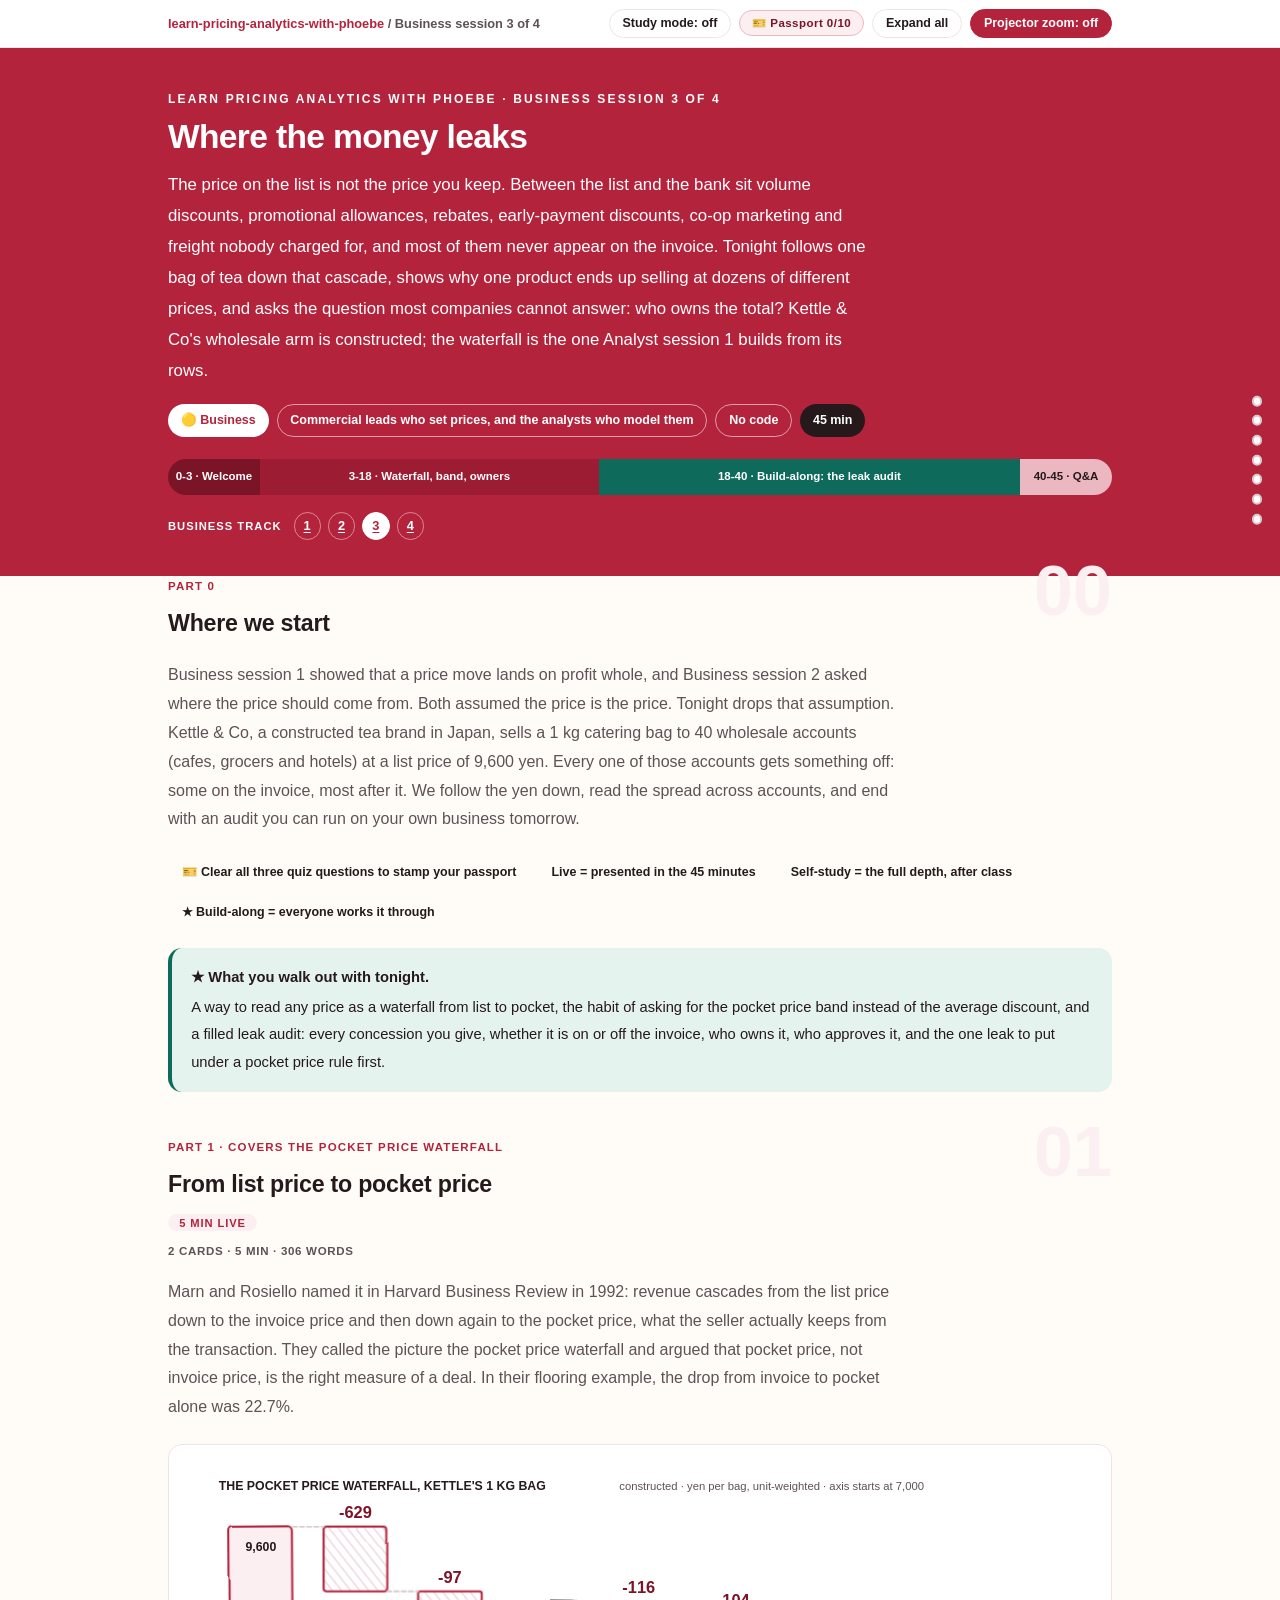
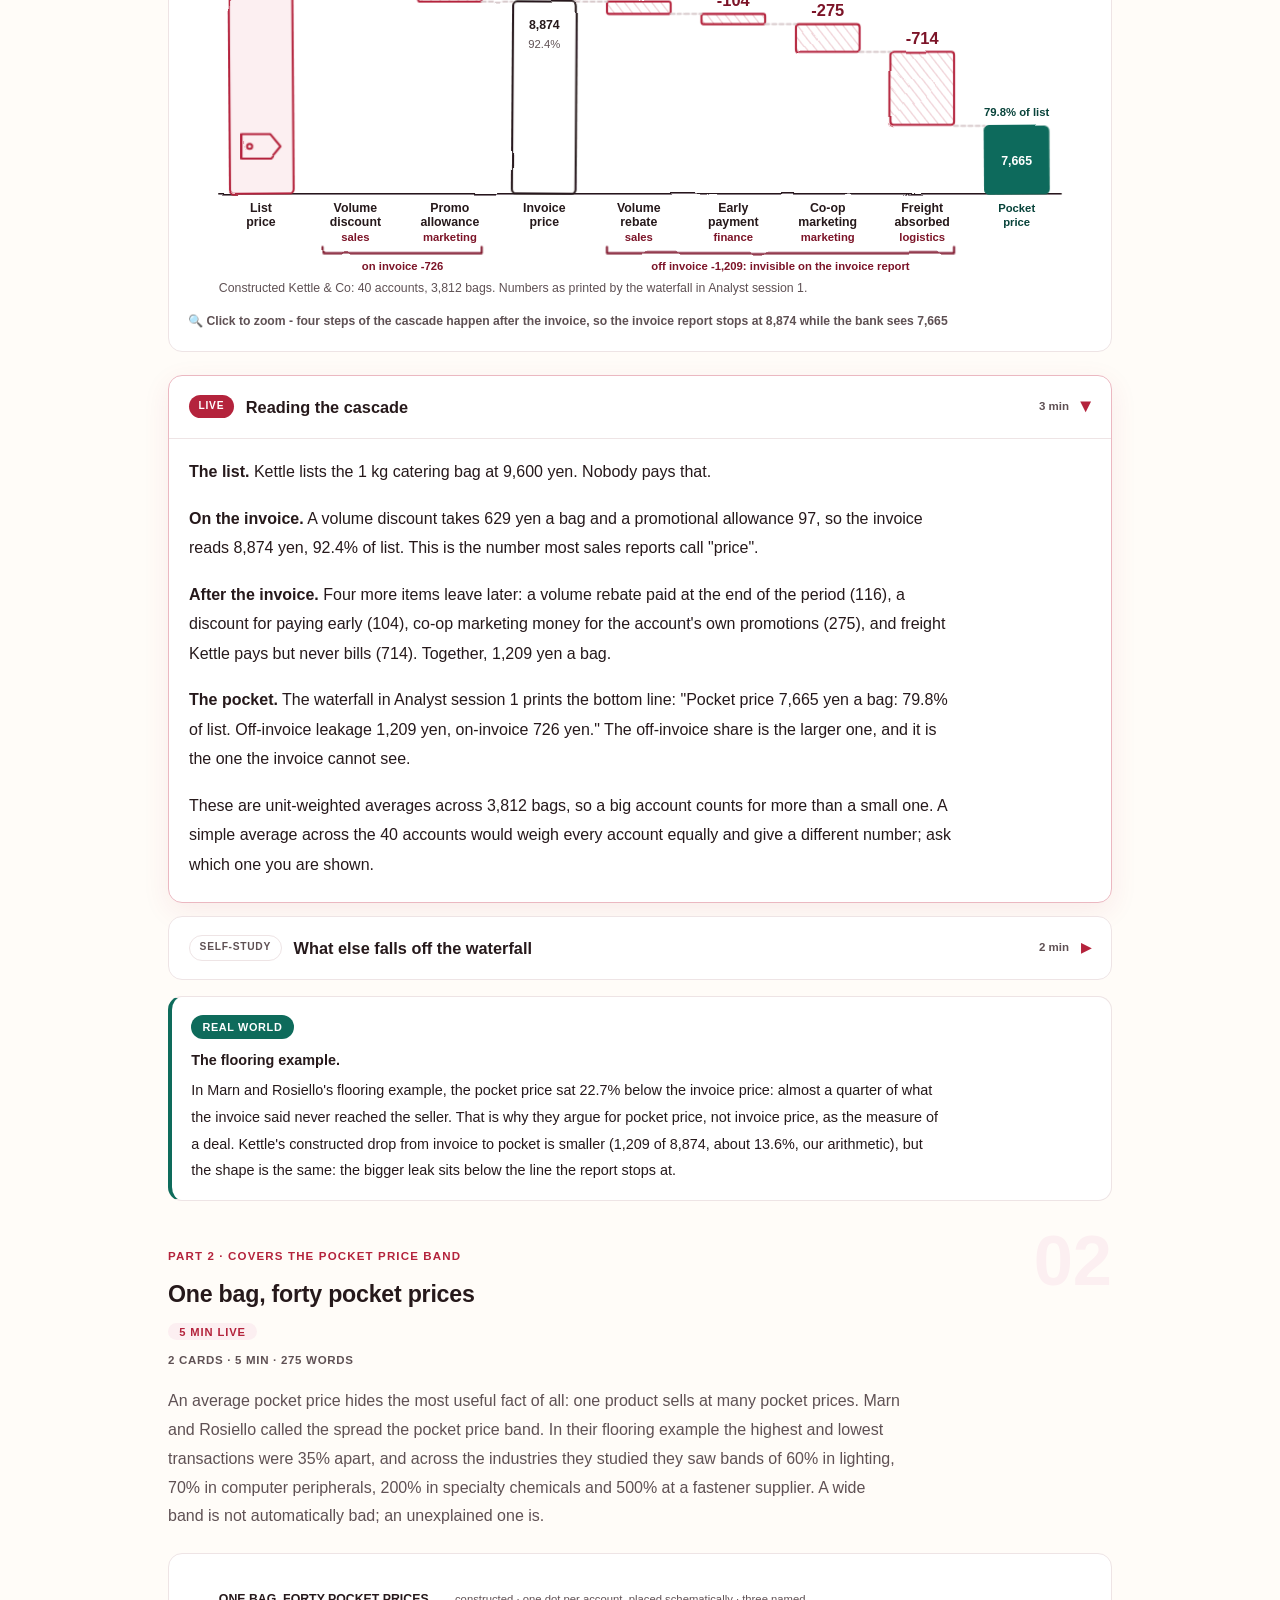
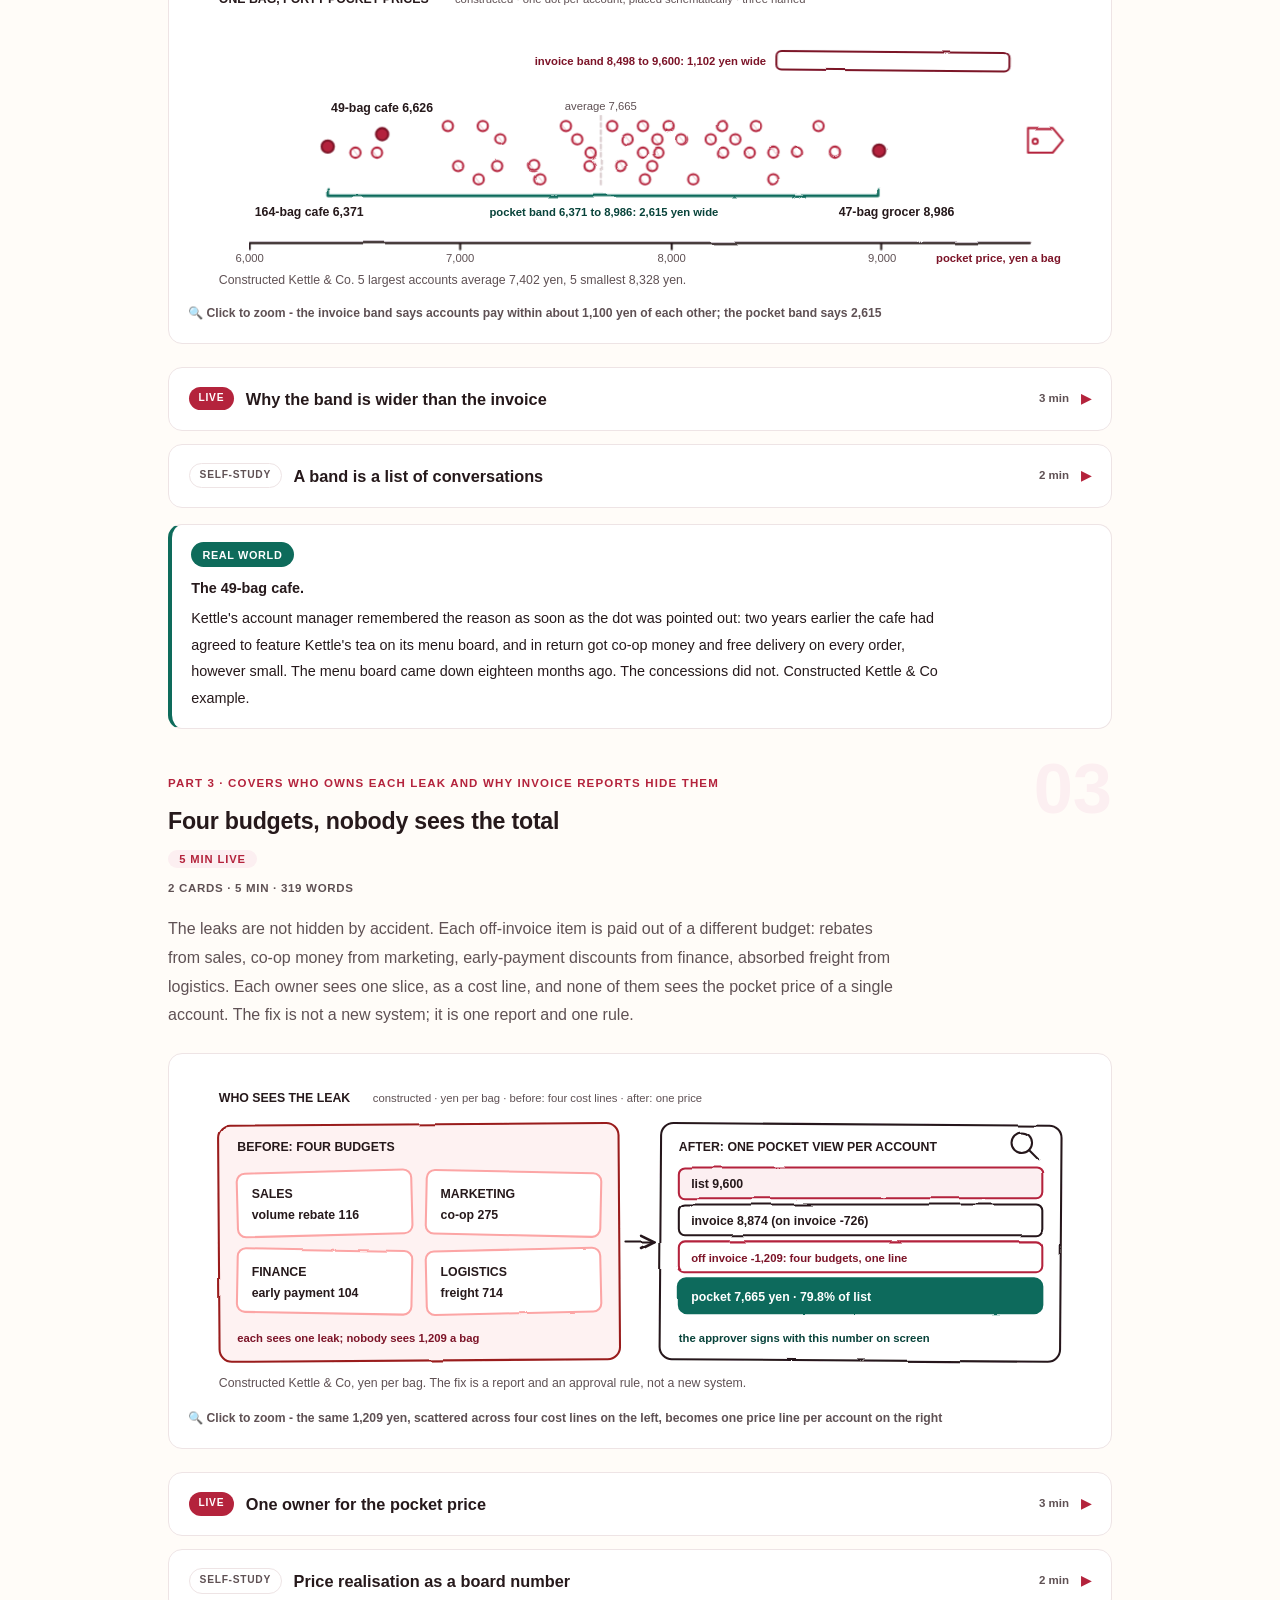
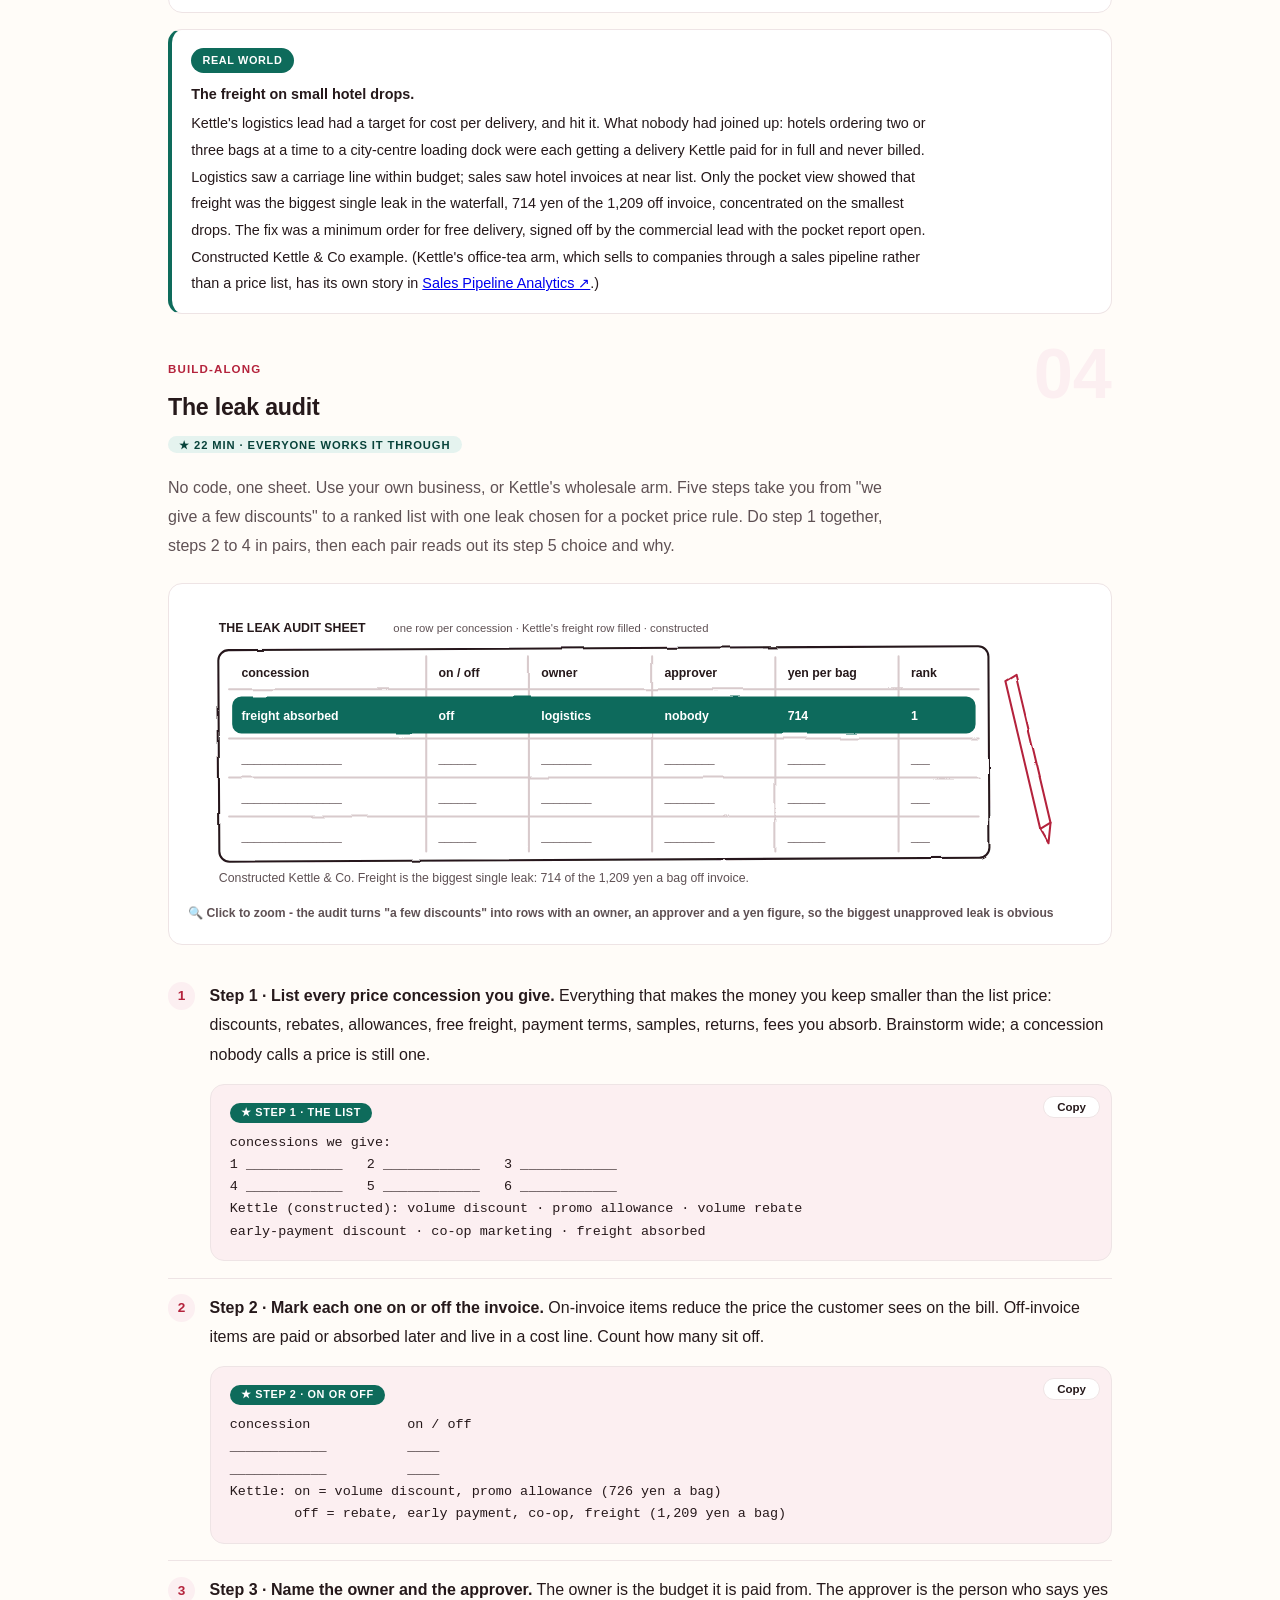
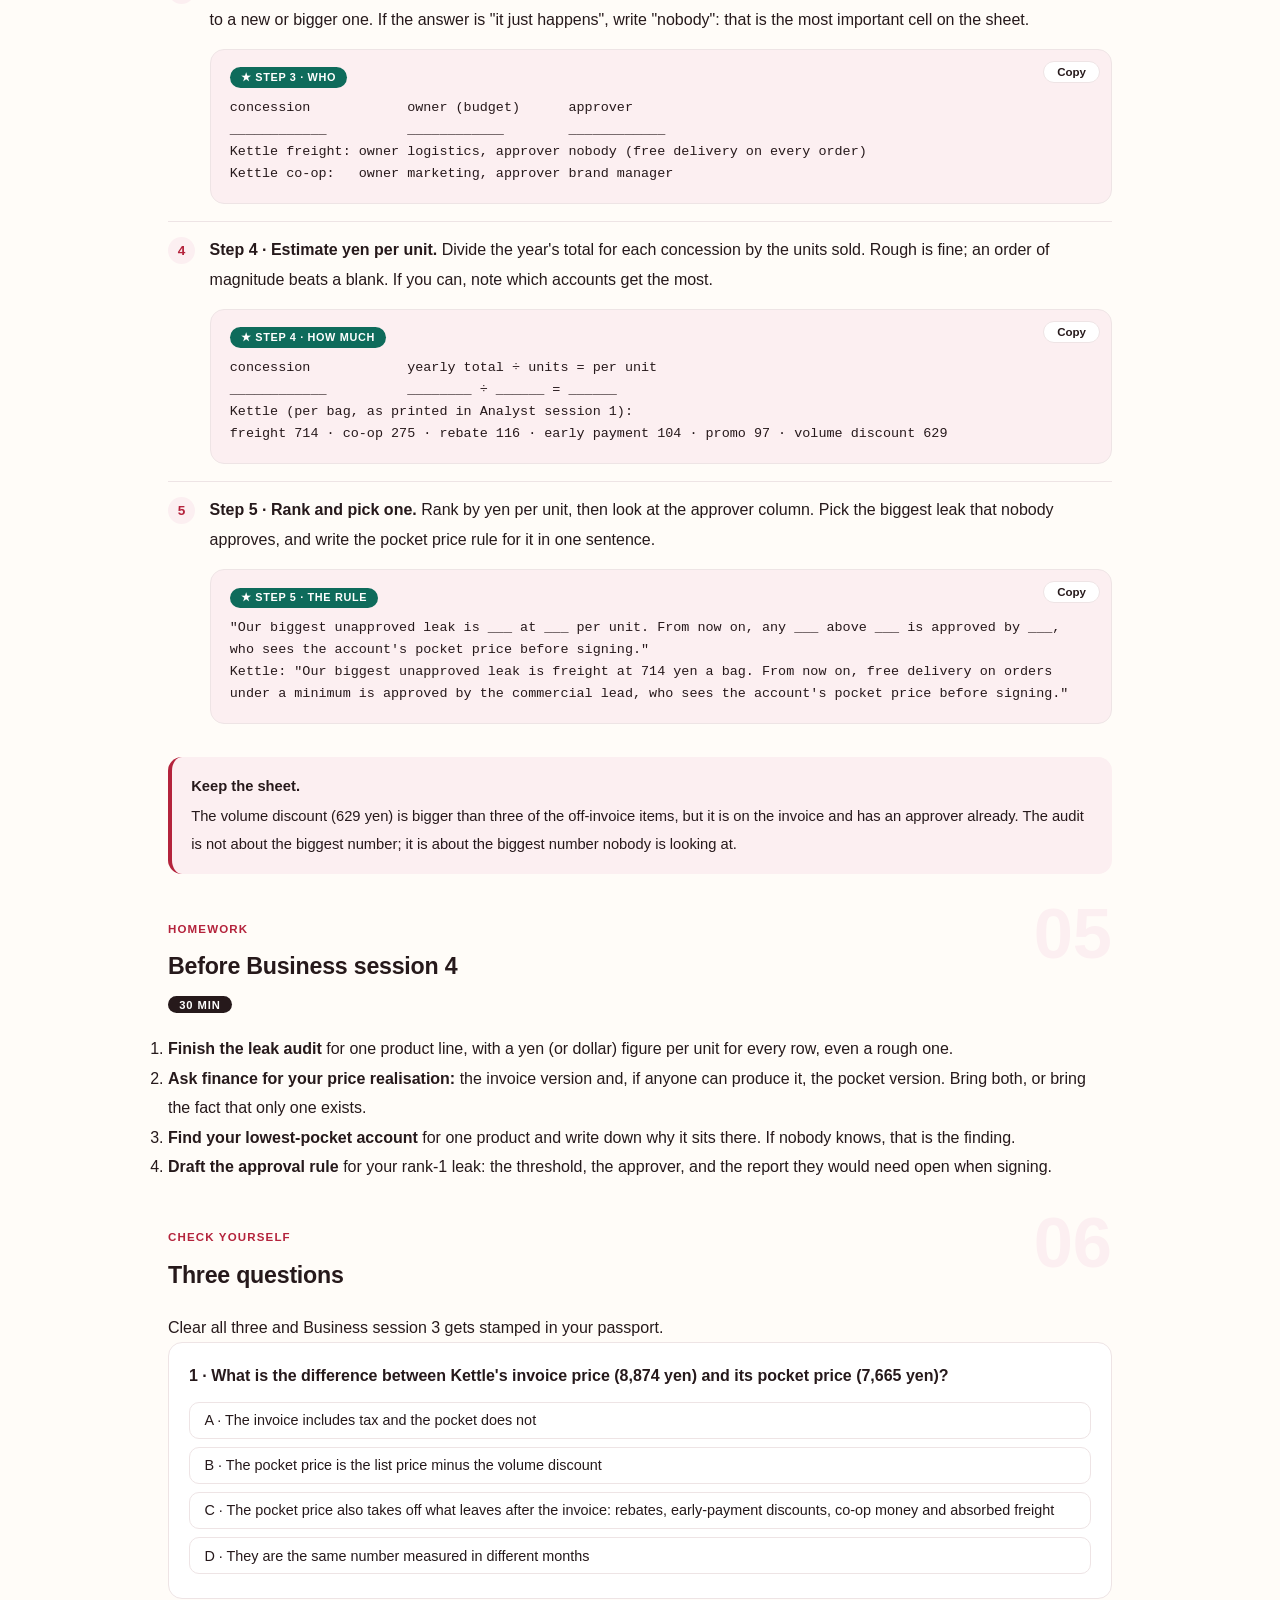
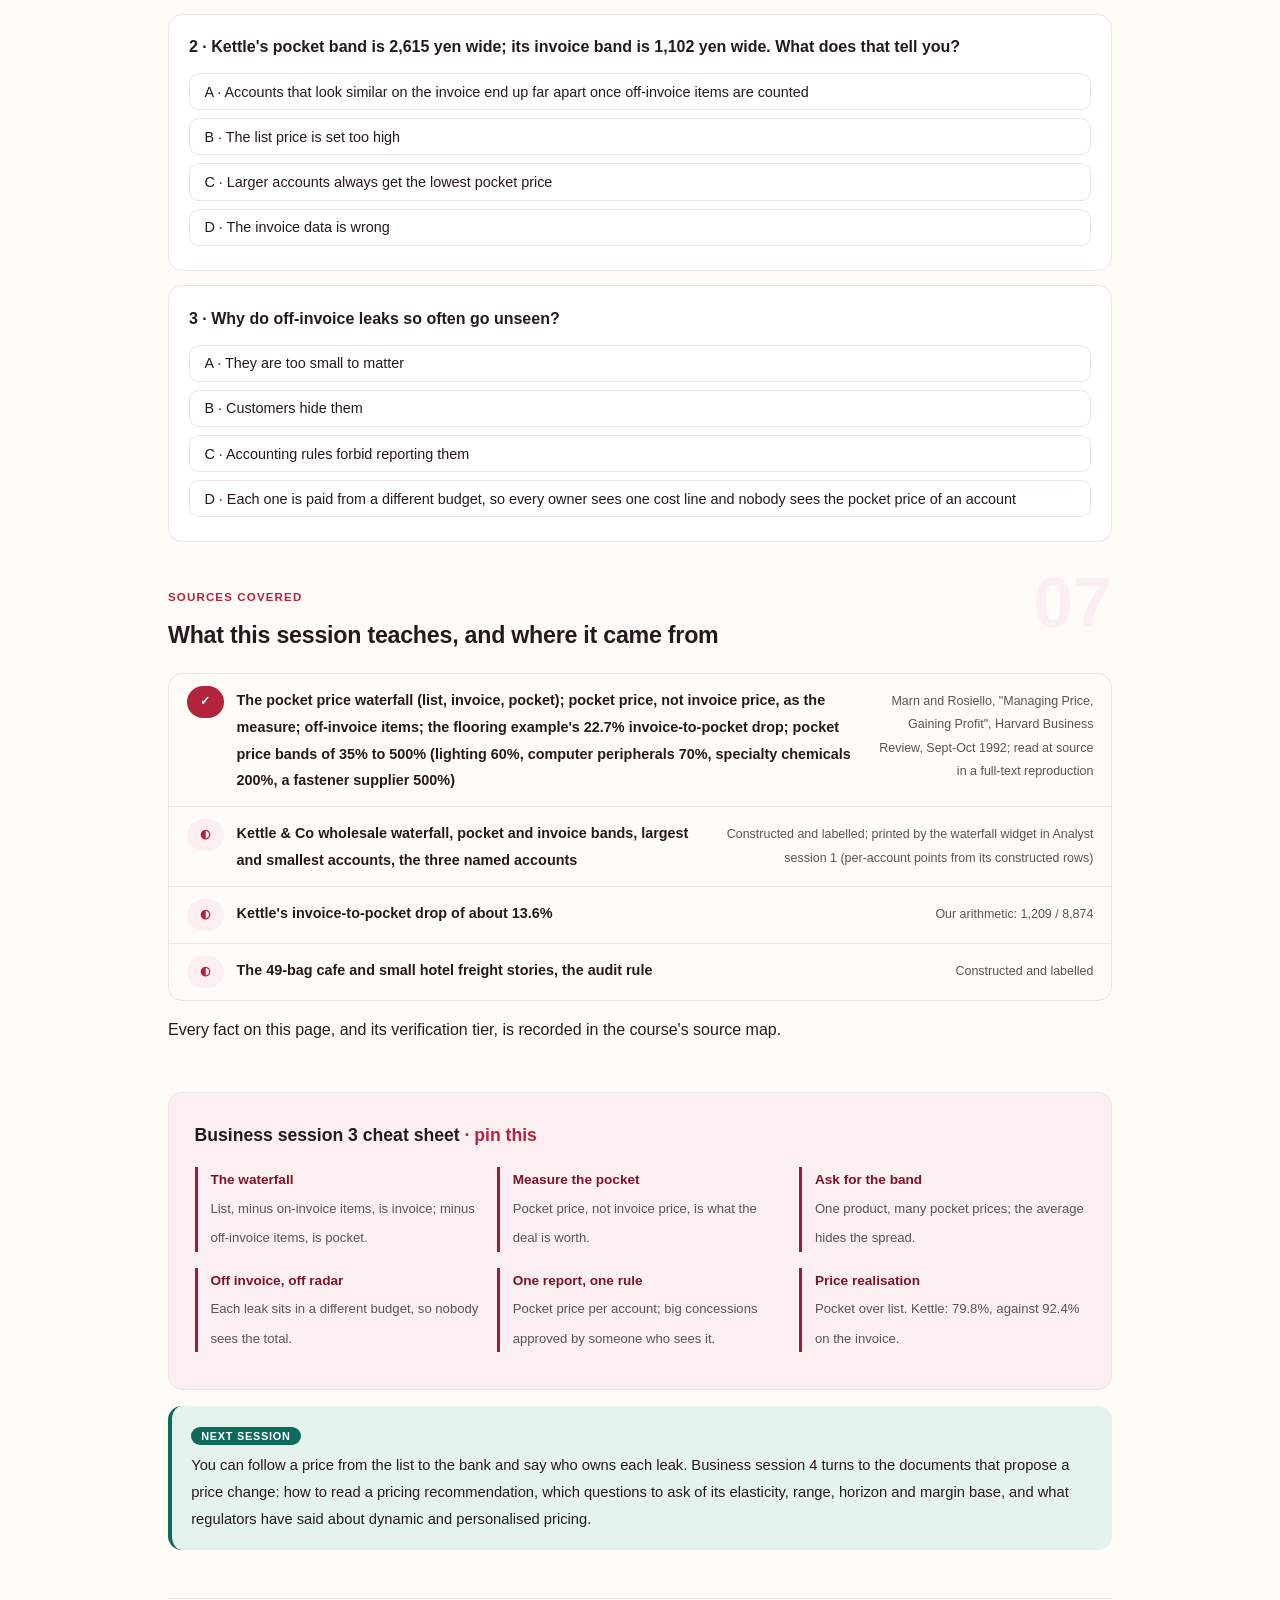
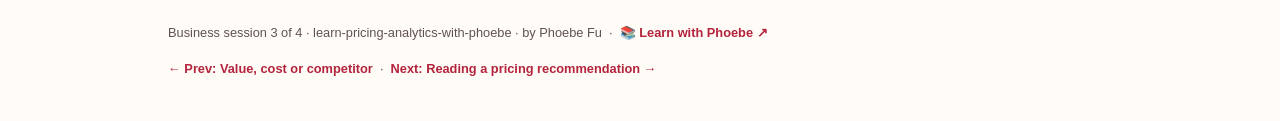
<file: courses/b3-where-the-money-leaks.html>
<!DOCTYPE html>
<html lang="en">
<head>
<meta charset="UTF-8">
<meta name="viewport" content="width=device-width, initial-scale=1.0">
<!-- social:start -->
<meta name="description" content="Business session 3 of 4. Where the money leaks between the list price and the bank: the pocket price waterfall, the pocket price band, and why invoice reports hide what leaves after the invoice. Kettle &amp; Co, a constructed tea brand, reads its wholesale waterfall.">
<meta property="og:type" content="article">
<meta property="og:site_name" content="Learn with Phoebe">
<meta property="og:title" content="Where the money leaks - learn pricing analytics with phoebe">
<meta property="og:description" content="Business session 3 of 4. List price is not what you keep. The pocket price waterfall, the band, and who owns each leak.">
<meta property="og:url" content="https://phoebefu6.github.io/learn-pricing-analytics-with-phoebe/courses/b3-where-the-money-leaks.html">
<meta property="og:image" content="https://phoebefu6.github.io/learn-pricing-analytics-with-phoebe/assets/og-cover.png">
<meta property="og:image:width" content="1200">
<meta property="og:image:height" content="630">
<meta name="twitter:card" content="summary_large_image">
<meta name="twitter:title" content="Where the money leaks - learn pricing analytics with phoebe">
<meta name="twitter:description" content="Business session 3 of 4. The pocket price waterfall, the pocket price band, and who owns each leak.">
<meta name="twitter:image" content="https://phoebefu6.github.io/learn-pricing-analytics-with-phoebe/assets/og-cover.png">
<!-- social:end -->
<title>Business session 3 · Where the money leaks - learn pricing analytics with phoebe</title>
<link rel="stylesheet" href="../assets/style.css?v=2">
</head>
<body>

<div class="toolbar">
  <div class="wrap">
    <span class="crumb"><a href="../index.html">learn-pricing-analytics-with-phoebe</a> / Business session 3 of 4</span>
    <button class="btn" id="toggle-all" type="button">Expand all</button>
    <button class="btn primary" id="zoom-toggle" type="button">Projector zoom: off</button>
  </div>
</div>

<header class="masthead">
  <div class="wrap">
    <div class="eyebrow">Learn Pricing Analytics with Phoebe · Business session 3 of 4</div>
    <h1>Where the money <span class="accent">leaks</span></h1>
    <p class="sub">The price on the list is not the price you keep. Between the list and the bank sit volume discounts, promotional allowances, rebates, early-payment discounts, co-op marketing and freight nobody charged for, and most of them never appear on the invoice. Tonight follows one bag of tea down that cascade, shows why one product ends up selling at dozens of different prices, and asks the question most companies cannot answer: who owns the total? Kettle &amp; Co's wholesale arm is constructed; the waterfall is the one Analyst session 1 builds from its rows.</p>
    <div class="chip-row">
      <span class="chip level">🟡 Business</span>
      <span class="chip audience">Commercial leads who set prices, and the analysts who model them</span>
      <span class="chip audience">No code</span>
      <span class="chip time">45 min</span>
    </div>
    <div class="agenda">
      <span class="a1" style="flex:1">0-3 · Welcome</span>
      <span class="a2" style="flex:4">3-18 · Waterfall, band, owners</span>
      <span class="a3" style="flex:5">18-40 · Build-along: the leak audit</span>
      <span class="a4" style="flex:1">40-45 · Q&amp;A</span>
    </div>
  </div>
</header>

<main class="wrap">

  <section class="section" id="intro">
    <div class="section-kicker">
      <span class="klabel">Part 0</span>
      <h2>Where we start</h2>
    </div>
    <p class="lede">Business session 1 showed that a price move lands on profit whole, and Business session 2 asked where the price should come from. Both assumed the price is the price. Tonight drops that assumption. Kettle &amp; Co, a constructed tea brand in Japan, sells a 1 kg catering bag to 40 wholesale accounts (cafes, grocers and hotels) at a list price of 9,600 yen. Every one of those accounts gets something off: some on the invoice, most after it. We follow the yen down, read the spread across accounts, and end with an audit you can run on your own business tomorrow.</p>

    <div class="legend">
      <span class="pill">🎫 Clear all three quiz questions to stamp your passport</span>
      <span class="pill">Live = presented in the 45 minutes</span>
      <span class="pill">Self-study = the full depth, after class</span>
      <span class="pill">★ Build-along = everyone works it through</span>
    </div>

    <div class="callout win">
      <p><strong>★ What you walk out with tonight.</strong> A way to read any price as a waterfall from list to pocket, the habit of asking for the pocket price band instead of the average discount, and a filled leak audit: every concession you give, whether it is on or off the invoice, who owns it, who approves it, and the one leak to put under a pocket price rule first.</p>
    </div>
  </section>

  <section class="section" id="part-1">
    <div class="section-kicker">
      <span class="klabel">Part 1 · covers the pocket price waterfall</span>
      <h2>From list price to pocket price</h2>
      <span class="tag concept">5 min live</span>
    </div>
    <p class="lede">Marn and Rosiello named it in Harvard Business Review in 1992: revenue cascades from the list price down to the invoice price and then down again to the pocket price, what the seller actually keeps from the transaction. They called the picture the pocket price waterfall and argued that pocket price, not invoice price, is the right measure of a deal. In their flooring example, the drop from invoice to pocket alone was 22.7%.</p>

    <figure class="zoomable">
      <svg viewBox="0 0 880 424" xmlns="http://www.w3.org/2000/svg" role="img" aria-label="Kettle's constructed wholesale waterfall for the 1 kg catering bag, in yen per bag. List price 9,600. On invoice: volume discount minus 629, owned by sales; promotional allowance minus 97, owned by marketing. Invoice price 8,874, which is 92.4 percent of list. Off invoice: volume rebate minus 116, sales; early-payment discount minus 104, finance; co-op marketing minus 275, marketing; freight absorbed minus 714, logistics. Pocket price 7,665, which is 79.8 percent of list. On-invoice leakage 726, off-invoice leakage 1,209.">
        <defs>
          <filter id="b3aSk" x="-3%" y="-3%" width="106%" height="106%"><feTurbulence type="fractalNoise" baseFrequency="0.02" numOctaves="2" seed="31" result="n"/><feDisplacementMap in="SourceGraphic" in2="n" scale="2.4" xChannelSelector="R" yChannelSelector="G"/></filter>
          <pattern id="b3aHc" patternUnits="userSpaceOnUse" width="7" height="7" patternTransform="rotate(-38)"><line x1="0" y1="0" x2="0" y2="7" stroke="#B4233C" stroke-width="1" opacity=".5"/></pattern>
          <marker id="b3aAr" viewBox="0 0 10 10" refX="9" refY="5" markerWidth="8" markerHeight="8" orient="auto"><path d="M1 1 L9 5 L1 9" fill="none" stroke="#26191B" stroke-width="1.6" stroke-linecap="round"/></marker>
        </defs>
        <style>
          .b3aH { font: 800 12px Inter, sans-serif; fill: #26191B; }
          .b3aL { font: 600 12px Inter, sans-serif; fill: #26191B; }
          .b3aS { font: 400 11px Inter, sans-serif; fill: #5F5154; }
          .b3aB { font: 800 11px Inter, sans-serif; fill: #08433A; }
          .b3aV { font: 800 16px Inter, sans-serif; fill: #7C1428; }
          .b3aW { font: 800 12px Inter, sans-serif; fill: #FFFFFF; }
          .b3aA { font: 700 11px Inter, sans-serif; fill: #7C1428; }
          .b3aN { font: 400 12px Inter, sans-serif; fill: #5F5154; }
        </style>

        <text class="b3aH" x="30" y="24">THE POCKET PRICE WATERFALL, KETTLE'S 1 KG BAG</text>
        <text class="b3aS" x="420" y="24">constructed · yen per bag, unit-weighted · axis starts at 7,000</text>

        <g filter="url(#b3aSk)" fill="none" stroke="#26191B" stroke-width="2" stroke-linecap="round" stroke-linejoin="round">
          <path d="M30 320 L850 320"/>
          <rect x="40" y="60" width="62" height="260" rx="4" transform="rotate(-0.4 71 190)" fill="#FCEFF1" stroke="#B4233C"/>
          <rect x="132" y="60" width="62" height="63" rx="3" fill="url(#b3aHc)" stroke="#B4233C"/>
          <rect x="224" y="123" width="62" height="10" rx="2" fill="url(#b3aHc)" stroke="#B4233C"/>
          <rect x="316" y="133" width="62" height="187" rx="4" transform="rotate(0.4 347 226)" fill="#FFFFFF"/>
          <rect x="408" y="133" width="62" height="12" rx="2" fill="url(#b3aHc)" stroke="#B4233C"/>
          <rect x="500" y="145" width="62" height="10" rx="2" fill="url(#b3aHc)" stroke="#B4233C"/>
          <rect x="592" y="155" width="62" height="27" rx="3" fill="url(#b3aHc)" stroke="#B4233C"/>
          <rect x="684" y="182" width="62" height="71" rx="3" fill="url(#b3aHc)" stroke="#B4233C"/>
          <rect x="776" y="254" width="62" height="66" rx="4" transform="rotate(-0.4 807 287)" fill="#0E6B5B" stroke="#0E6B5B"/>
          <path d="M102 60 L132 60 M194 123 L224 123 M286 133 L316 133 M378 133 L408 133 M470 145 L500 145 M562 155 L592 155 M654 182 L684 182 M746 254 L776 254" stroke="#D8CACC" stroke-dasharray="4 3"/>
          <path d="M132 372 L132 378 L286 378 L286 372 M408 372 L408 378 L746 378 L746 372" stroke="#7C1428"/>
          <!-- doodle: a price tag on the list bar -->
          <path d="M52 262 L80 262 L90 274 L80 286 L52 286 Z" stroke="#B4233C"/>
          <circle cx="59" cy="274" r="2.5" stroke="#B4233C"/>
        </g>

        <text class="b3aL" x="71" y="84" text-anchor="middle">9,600</text>
        <text class="b3aV" x="163" y="52" text-anchor="middle">-629</text>
        <text class="b3aV" x="255" y="115" text-anchor="middle">-97</text>
        <text class="b3aL" x="347" y="160" text-anchor="middle">8,874</text>
        <text class="b3aS" x="347" y="178" text-anchor="middle">92.4%</text>
        <text class="b3aV" x="439" y="125" text-anchor="middle">-116</text>
        <text class="b3aV" x="531" y="137" text-anchor="middle">-104</text>
        <text class="b3aV" x="623" y="147" text-anchor="middle">-275</text>
        <text class="b3aV" x="715" y="174" text-anchor="middle">-714</text>
        <text class="b3aB" x="807" y="244" text-anchor="middle">79.8% of list</text>
        <text class="b3aW" x="807" y="292" text-anchor="middle">7,665</text>

        <text class="b3aL" x="71" y="338" text-anchor="middle">List</text>
        <text class="b3aL" x="71" y="352" text-anchor="middle">price</text>
        <text class="b3aL" x="163" y="338" text-anchor="middle">Volume</text>
        <text class="b3aL" x="163" y="352" text-anchor="middle">discount</text>
        <text class="b3aA" x="163" y="366" text-anchor="middle">sales</text>
        <text class="b3aL" x="255" y="338" text-anchor="middle">Promo</text>
        <text class="b3aL" x="255" y="352" text-anchor="middle">allowance</text>
        <text class="b3aA" x="255" y="366" text-anchor="middle">marketing</text>
        <text class="b3aL" x="347" y="338" text-anchor="middle">Invoice</text>
        <text class="b3aL" x="347" y="352" text-anchor="middle">price</text>
        <text class="b3aL" x="439" y="338" text-anchor="middle">Volume</text>
        <text class="b3aL" x="439" y="352" text-anchor="middle">rebate</text>
        <text class="b3aA" x="439" y="366" text-anchor="middle">sales</text>
        <text class="b3aL" x="531" y="338" text-anchor="middle">Early</text>
        <text class="b3aL" x="531" y="352" text-anchor="middle">payment</text>
        <text class="b3aA" x="531" y="366" text-anchor="middle">finance</text>
        <text class="b3aL" x="623" y="338" text-anchor="middle">Co-op</text>
        <text class="b3aL" x="623" y="352" text-anchor="middle">marketing</text>
        <text class="b3aA" x="623" y="366" text-anchor="middle">marketing</text>
        <text class="b3aL" x="715" y="338" text-anchor="middle">Freight</text>
        <text class="b3aL" x="715" y="352" text-anchor="middle">absorbed</text>
        <text class="b3aA" x="715" y="366" text-anchor="middle">logistics</text>
        <text class="b3aB" x="807" y="338" text-anchor="middle">Pocket</text>
        <text class="b3aB" x="807" y="352" text-anchor="middle">price</text>

        <text class="b3aA" x="209" y="394" text-anchor="middle">on invoice -726</text>
        <text class="b3aA" x="577" y="394" text-anchor="middle">off invoice -1,209: invisible on the invoice report</text>
        <text class="b3aN" x="30" y="416">Constructed Kettle &amp; Co: 40 accounts, 3,812 bags. Numbers as printed by the waterfall in Analyst session 1.</text>
      </svg>
      <figcaption>🔍 Click to zoom - four steps of the cascade happen after the invoice, so the invoice report stops at 8,874 while the bank sees 7,665</figcaption>
    </figure>

    <details class="card" open>
      <summary><span class="mode live">Live</span>Reading the cascade<span class="mini">3 min</span><span class="caret">▶</span></summary>
      <div class="body">
        <p><strong>The list.</strong> Kettle lists the 1 kg catering bag at 9,600 yen. Nobody pays that.</p>
        <p><strong>On the invoice.</strong> A volume discount takes 629 yen a bag and a promotional allowance 97, so the invoice reads 8,874 yen, 92.4% of list. This is the number most sales reports call "price".</p>
        <p><strong>After the invoice.</strong> Four more items leave later: a volume rebate paid at the end of the period (116), a discount for paying early (104), co-op marketing money for the account's own promotions (275), and freight Kettle pays but never bills (714). Together, 1,209 yen a bag.</p>
        <p><strong>The pocket.</strong> The waterfall in Analyst session 1 prints the bottom line: "Pocket price 7,665 yen a bag: 79.8% of list. Off-invoice leakage 1,209 yen, on-invoice 726 yen." The off-invoice share is the larger one, and it is the one the invoice cannot see.</p>
        <p>These are unit-weighted averages across 3,812 bags, so a big account counts for more than a small one. A simple average across the 40 accounts would weigh every account equally and give a different number; ask which one you are shown.</p>
      </div>
    </details>

    <details class="card">
      <summary><span class="mode self">Self-study</span>What else falls off the waterfall<span class="mini">2 min</span><span class="caret">▶</span></summary>
      <div class="body">
        <p>Kettle's cascade has six steps because the constructed rows hold six. A real business usually has more, and the ones that hide best are the ones nobody books as a price: returns accepted without a restocking charge, free samples and tasting stock handed to an account, card and payment platform fees, slotting or listing fees a retailer charges to stock the product, extended payment terms (money you wait for is money you finance), and the cost of special packing or labelling done for one customer. None of them have numbers here, and that is the point: list them before you estimate them. Marn and Rosiello's own list of off-invoice items names prompt-payment discounts, volume bonuses, cooperative advertising and freight; the rest is yours to add.</p>
      </div>
    </details>

    <div class="callout example">
      <span class="ex-pill">Real world</span>
      <p><strong>The flooring example.</strong> In Marn and Rosiello's flooring example, the pocket price sat 22.7% below the invoice price: almost a quarter of what the invoice said never reached the seller. That is why they argue for pocket price, not invoice price, as the measure of a deal. Kettle's constructed drop from invoice to pocket is smaller (1,209 of 8,874, about 13.6%, our arithmetic), but the shape is the same: the bigger leak sits below the line the report stops at.</p>
    </div>
  </section>

  <section class="section" id="part-2">
    <div class="section-kicker">
      <span class="klabel">Part 2 · covers the pocket price band</span>
      <h2>One bag, forty pocket prices</h2>
      <span class="tag concept">5 min live</span>
    </div>
    <p class="lede">An average pocket price hides the most useful fact of all: one product sells at many pocket prices. Marn and Rosiello called the spread the pocket price band. In their flooring example the highest and lowest transactions were 35% apart, and across the industries they studied they saw bands of 60% in lighting, 70% in computer peripherals, 200% in specialty chemicals and 500% at a fastener supplier. A wide band is not automatically bad; an unexplained one is.</p>

    <figure class="zoomable">
      <svg viewBox="0 0 880 310" xmlns="http://www.w3.org/2000/svg" role="img" aria-label="Kettle's 40 wholesale accounts drawn schematically as dots on a pocket price line from 6,000 to 9,700 yen per bag. The pocket band runs from 6,371 yen, a 164-bag cafe, to 8,986 yen, a 47-bag grocer: 2,615 yen wide. A 49-bag cafe sits at 6,626 yen, near the lowest. Above it, the invoice band is a short bar from 8,498 to 9,600 yen, 1,102 yen wide. Average pocket price 7,665 yen.">
        <defs>
          <filter id="b3bSk" x="-3%" y="-3%" width="106%" height="106%"><feTurbulence type="fractalNoise" baseFrequency="0.02" numOctaves="2" seed="37" result="n"/><feDisplacementMap in="SourceGraphic" in2="n" scale="2.4" xChannelSelector="R" yChannelSelector="G"/></filter>
          <pattern id="b3bHc" patternUnits="userSpaceOnUse" width="7" height="7" patternTransform="rotate(-38)"><line x1="0" y1="0" x2="0" y2="7" stroke="#B4233C" stroke-width="1" opacity=".5"/></pattern>
          <marker id="b3bAr" viewBox="0 0 10 10" refX="9" refY="5" markerWidth="8" markerHeight="8" orient="auto"><path d="M1 1 L9 5 L1 9" fill="none" stroke="#26191B" stroke-width="1.6" stroke-linecap="round"/></marker>
        </defs>
        <style>
          .b3bH { font: 800 12px Inter, sans-serif; fill: #26191B; }
          .b3bL { font: 600 12px Inter, sans-serif; fill: #26191B; }
          .b3bS { font: 400 11px Inter, sans-serif; fill: #5F5154; }
          .b3bB { font: 800 11px Inter, sans-serif; fill: #08433A; }
          .b3bA { font: 700 11px Inter, sans-serif; fill: #7C1428; }
          .b3bN { font: 400 12px Inter, sans-serif; fill: #5F5154; }
        </style>

        <text class="b3bH" x="30" y="28">ONE BAG, FORTY POCKET PRICES</text>
        <text class="b3bS" x="260" y="28">constructed · one dot per account, placed schematically · three named</text>

        <g filter="url(#b3bSk)" fill="none" stroke="#26191B" stroke-width="2" stroke-linecap="round" stroke-linejoin="round">
          <rect x="573" y="76" width="227" height="18" rx="5" transform="rotate(0.5 686 85)" fill="#FFFFFF" stroke="#7C1428"/>
          <path d="M402 138 L402 208" stroke="#D8CACC" stroke-dasharray="4 3"/>
          <circle cx="283" cy="200" r="5" fill="url(#b3bHc)" stroke="#B4233C"/>
          <circle cx="287" cy="148" r="5" fill="url(#b3bHc)" stroke="#B4233C"/>
          <circle cx="509" cy="161" r="5" fill="url(#b3bHc)" stroke="#B4233C"/>
          <circle cx="253" cy="148" r="5" fill="url(#b3bHc)" stroke="#B4233C"/>
          <circle cx="452" cy="187" r="5" fill="url(#b3bHc)" stroke="#B4233C"/>
          <circle cx="379" cy="161" r="5" fill="url(#b3bHc)" stroke="#B4233C"/>
          <circle cx="443" cy="148" r="5" fill="url(#b3bHc)" stroke="#B4233C"/>
          <circle cx="301" cy="187" r="5" fill="url(#b3bHc)" stroke="#B4233C"/>
          <circle cx="570" cy="200" r="5" fill="url(#b3bHc)" stroke="#B4233C"/>
          <circle cx="368" cy="148" r="5" fill="url(#b3bHc)" stroke="#B4233C"/>
          <circle cx="428" cy="161" r="5" fill="url(#b3bHc)" stroke="#B4233C"/>
          <circle cx="481" cy="161" r="5" fill="url(#b3bHc)" stroke="#B4233C"/>
          <circle cx="343" cy="200" r="5" fill="url(#b3bHc)" stroke="#B4233C"/>
          <circle cx="304" cy="161" r="5" fill="url(#b3bHc)" stroke="#B4233C"/>
          <circle cx="630" cy="174" r="5" fill="url(#b3bHc)" stroke="#B4233C"/>
          <circle cx="458" cy="174" r="5" fill="url(#b3bHc)" stroke="#B4233C"/>
          <circle cx="492" cy="200" r="5" fill="url(#b3bHc)" stroke="#B4233C"/>
          <circle cx="445" cy="200" r="5" fill="url(#b3bHc)" stroke="#B4233C"/>
          <circle cx="570" cy="174" r="5" fill="url(#b3bHc)" stroke="#B4233C"/>
          <circle cx="413" cy="148" r="5" fill="url(#b3bHc)" stroke="#B4233C"/>
          <circle cx="337" cy="187" r="5" fill="url(#b3bHc)" stroke="#B4233C"/>
          <circle cx="593" cy="174" r="5" fill="url(#b3bHc)" stroke="#B4233C"/>
          <circle cx="457" cy="161" r="5" fill="url(#b3bHc)" stroke="#B4233C"/>
          <circle cx="520" cy="148" r="5" fill="url(#b3bHc)" stroke="#B4233C"/>
          <circle cx="421" cy="187" r="5" fill="url(#b3bHc)" stroke="#B4233C"/>
          <circle cx="392" cy="174" r="5" fill="url(#b3bHc)" stroke="#B4233C"/>
          <circle cx="263" cy="187" r="5" fill="url(#b3bHc)" stroke="#B4233C"/>
          <circle cx="553" cy="148" r="5" fill="url(#b3bHc)" stroke="#B4233C"/>
          <circle cx="163" cy="174" r="5" fill="url(#b3bHc)" stroke="#B4233C"/>
          <circle cx="184" cy="174" r="5" fill="url(#b3bHc)" stroke="#B4233C"/>
          <circle cx="391" cy="187" r="5" fill="url(#b3bHc)" stroke="#B4233C"/>
          <circle cx="547" cy="174" r="5" fill="url(#b3bHc)" stroke="#B4233C"/>
          <circle cx="521" cy="174" r="5" fill="url(#b3bHc)" stroke="#B4233C"/>
          <circle cx="468" cy="148" r="5" fill="url(#b3bHc)" stroke="#B4233C"/>
          <circle cx="442" cy="174" r="5" fill="url(#b3bHc)" stroke="#B4233C"/>
          <circle cx="533" cy="161" r="5" fill="url(#b3bHc)" stroke="#B4233C"/>
          <circle cx="614" cy="148" r="5" fill="url(#b3bHc)" stroke="#B4233C"/>
          <circle cx="136" cy="168" r="6" fill="#B4233C" stroke="#7C1428"/>
          <circle cx="189" cy="156" r="6" fill="#B4233C" stroke="#7C1428"/>
          <circle cx="673" cy="172" r="6" fill="#B4233C" stroke="#7C1428"/>
          <path d="M136 210 L136 216 L673 216 L673 210" stroke="#0E6B5B" stroke-width="2.6"/>
          <path d="M60 262 L820 262 M60 262 L60 268 M265 262 L265 268 M471 262 L471 268 M676 262 L676 268"/>
          <!-- doodle: a price tag at the high end -->
          <path d="M818 150 L842 150 L852 162 L842 174 L818 174 Z" stroke="#B4233C"/>
          <circle cx="825" cy="162" r="2.5" stroke="#B4233C"/>
        </g>

        <text class="b3bA" x="563" y="89" text-anchor="end">invoice band 8,498 to 9,600: 1,102 yen wide</text>
        <text class="b3bL" x="189" y="134" text-anchor="middle">49-bag cafe 6,626</text>
        <text class="b3bS" x="402" y="132" text-anchor="middle">average 7,665</text>
        <text class="b3bL" x="118" y="236" text-anchor="middle">164-bag cafe 6,371</text>
        <text class="b3bB" x="405" y="236" text-anchor="middle">pocket band 6,371 to 8,986: 2,615 yen wide</text>
        <text class="b3bL" x="690" y="236" text-anchor="middle">47-bag grocer 8,986</text>
        <text class="b3bS" x="60" y="280" text-anchor="middle">6,000</text>
        <text class="b3bS" x="265" y="280" text-anchor="middle">7,000</text>
        <text class="b3bS" x="471" y="280" text-anchor="middle">8,000</text>
        <text class="b3bS" x="676" y="280" text-anchor="middle">9,000</text>
        <text class="b3bA" x="850" y="280" text-anchor="end">pocket price, yen a bag</text>
        <text class="b3bN" x="30" y="302">Constructed Kettle &amp; Co. 5 largest accounts average 7,402 yen, 5 smallest 8,328 yen.</text>
      </svg>
      <figcaption>🔍 Click to zoom - the invoice band says accounts pay within about 1,100 yen of each other; the pocket band says 2,615</figcaption>
    </figure>

    <details class="card">
      <summary><span class="mode live">Live</span>Why the band is wider than the invoice<span class="mini">3 min</span><span class="caret">▶</span></summary>
      <div class="body">
        <p><strong>Two bands, one product.</strong> The waterfall in Analyst session 1 prints: "Pocket band 6,371 yen to 8,986 yen (2,615 yen wide); invoice band 8,498 yen to 9,600 yen (1,102 yen wide)." On the invoice, Kettle's accounts look like they pay roughly the same. In the pocket, they do not.</p>
        <p><strong>Why it widens.</strong> Off-invoice items are not spread evenly. Freight depends on drop size and distance, co-op money goes to whoever asked for it, rebates go to whoever hit a threshold. Each one is a separate decision, and they stack on different accounts.</p>
        <p><strong>The volume trap.</strong> You would expect the biggest buyers to sit lowest. On average they do: the 5 largest accounts average 7,402 yen, the 5 smallest 8,328. But the account at 6,626 yen is a cafe buying 49 bags, sitting right next to a cafe buying 164 bags at 6,371, while a grocer buying 47 bags pays the most of anyone, 8,986. Size does not explain the 49-bag cafe. Something else does, and nobody has asked.</p>
      </div>
    </details>

    <details class="card">
      <summary><span class="mode self">Self-study</span>A band is a list of conversations<span class="mini">2 min</span><span class="caret">▶</span></summary>
      <div class="body">
        <p>Read the band as a to-do list, not a chart. The accounts at the bottom are the ones to understand first: is the low pocket price paying for something real (volume, a long contract, cheap delivery, a strategic logo) or did it drift there one concession at a time? The accounts at the top are worth a second look too: a high pocket price can be loyalty, or an account that will leave when a competitor calls. The 35% to 500% they report is a range across very different industries, not a benchmark for yours; the useful comparison is your band against your own explanation of it.</p>
      </div>
    </details>

    <div class="callout example">
      <span class="ex-pill">Real world</span>
      <p><strong>The 49-bag cafe.</strong> Kettle's account manager remembered the reason as soon as the dot was pointed out: two years earlier the cafe had agreed to feature Kettle's tea on its menu board, and in return got co-op money and free delivery on every order, however small. The menu board came down eighteen months ago. The concessions did not. Constructed Kettle &amp; Co example.</p>
    </div>
  </section>

  <section class="section" id="part-3">
    <div class="section-kicker">
      <span class="klabel">Part 3 · covers who owns each leak and why invoice reports hide them</span>
      <h2>Four budgets, nobody sees the total</h2>
      <span class="tag concept">5 min live</span>
    </div>
    <p class="lede">The leaks are not hidden by accident. Each off-invoice item is paid out of a different budget: rebates from sales, co-op money from marketing, early-payment discounts from finance, absorbed freight from logistics. Each owner sees one slice, as a cost line, and none of them sees the pocket price of a single account. The fix is not a new system; it is one report and one rule.</p>

    <figure class="zoomable">
      <svg viewBox="0 0 880 316" xmlns="http://www.w3.org/2000/svg" role="img" aria-label="Before and after. Left, in red: four budget boxes, each seeing one leak per bag: sales sees the volume rebate 116, marketing the co-op 275, finance the early-payment discount 104, logistics the freight 714; nobody sees the 1,209 total. Right: one pocket price view per account: list 9,600, invoice 8,874 after 726 on invoice, minus 1,209 off invoice, pocket 7,665 yen, 79.8 percent of list, with the approver signing against that number.">
        <defs>
          <filter id="b3cSk" x="-3%" y="-3%" width="106%" height="106%"><feTurbulence type="fractalNoise" baseFrequency="0.02" numOctaves="2" seed="41" result="n"/><feDisplacementMap in="SourceGraphic" in2="n" scale="2.4" xChannelSelector="R" yChannelSelector="G"/></filter>
          <pattern id="b3cHc" patternUnits="userSpaceOnUse" width="7" height="7" patternTransform="rotate(-38)"><line x1="0" y1="0" x2="0" y2="7" stroke="#B4233C" stroke-width="1" opacity=".5"/></pattern>
          <marker id="b3cAr" viewBox="0 0 10 10" refX="9" refY="5" markerWidth="8" markerHeight="8" orient="auto"><path d="M1 1 L9 5 L1 9" fill="none" stroke="#26191B" stroke-width="1.6" stroke-linecap="round"/></marker>
        </defs>
        <style>
          .b3cH { font: 800 12px Inter, sans-serif; fill: #26191B; }
          .b3cL { font: 600 12px Inter, sans-serif; fill: #26191B; }
          .b3cS { font: 400 11px Inter, sans-serif; fill: #5F5154; }
          .b3cB { font: 800 11px Inter, sans-serif; fill: #08433A; }
          .b3cW { font: 800 12px Inter, sans-serif; fill: #FFFFFF; }
          .b3cA { font: 700 11px Inter, sans-serif; fill: #7C1428; }
          .b3cN { font: 400 12px Inter, sans-serif; fill: #5F5154; }
        </style>

        <text class="b3cH" x="30" y="28">WHO SEES THE LEAK</text>
        <text class="b3cS" x="180" y="28">constructed · yen per bag · before: four cost lines · after: one price</text>

        <g filter="url(#b3cSk)" fill="none" stroke="#26191B" stroke-width="2" stroke-linecap="round" stroke-linejoin="round">
          <rect x="30" y="50" width="390" height="230" rx="12" transform="rotate(-0.4 225 165)" fill="#FEF2F2" stroke="#991B1B"/>
          <rect x="48" y="96" width="170" height="62" rx="8" transform="rotate(-1.5 133 127)" fill="#FFFFFF" stroke="#FCA5A5"/>
          <rect x="232" y="96" width="170" height="62" rx="8" transform="rotate(1.2 317 127)" fill="#FFFFFF" stroke="#FCA5A5"/>
          <rect x="48" y="172" width="170" height="62" rx="8" transform="rotate(1 133 203)" fill="#FFFFFF" stroke="#FCA5A5"/>
          <rect x="232" y="172" width="170" height="62" rx="8" transform="rotate(-1.3 317 203)" fill="#FFFFFF" stroke="#FCA5A5"/>
          <path d="M426 165 L454 165" marker-end="url(#b3cAr)"/>
          <rect x="460" y="50" width="390" height="230" rx="12" transform="rotate(0.4 655 165)" fill="#FFFFFF"/>
          <rect x="478" y="92" width="354" height="30" rx="6" fill="#FCEFF1" stroke="#B4233C"/>
          <rect x="478" y="128" width="354" height="30" rx="6" fill="#FFFFFF"/>
          <rect x="478" y="164" width="354" height="30" rx="6" fill="#FFFFFF" stroke="#B4233C"/>
          <rect x="478" y="200" width="354" height="34" rx="8" fill="#0E6B5B" stroke="#0E6B5B"/>
          <!-- doodle: a magnifier over the per-account view -->
          <circle cx="812" cy="68" r="10"/>
          <path d="M819 75 L828 84"/>
        </g>

        <text class="b3cH" x="48" y="76">BEFORE: FOUR BUDGETS</text>
        <text class="b3cH" x="62" y="122">SALES</text>
        <text class="b3cL" x="62" y="142">volume rebate 116</text>
        <text class="b3cH" x="246" y="122">MARKETING</text>
        <text class="b3cL" x="246" y="142">co-op 275</text>
        <text class="b3cH" x="62" y="198">FINANCE</text>
        <text class="b3cL" x="62" y="218">early payment 104</text>
        <text class="b3cH" x="246" y="198">LOGISTICS</text>
        <text class="b3cL" x="246" y="218">freight 714</text>
        <text class="b3cA" x="48" y="262">each sees one leak; nobody sees 1,209 a bag</text>

        <text class="b3cH" x="478" y="76">AFTER: ONE POCKET VIEW PER ACCOUNT</text>
        <text class="b3cL" x="490" y="112">list 9,600</text>
        <text class="b3cL" x="490" y="148">invoice 8,874 (on invoice -726)</text>
        <text class="b3cA" x="490" y="184">off invoice -1,209: four budgets, one line</text>
        <text class="b3cW" x="490" y="222">pocket 7,665 yen · 79.8% of list</text>
        <text class="b3cB" x="478" y="262">the approver signs with this number on screen</text>

        <text class="b3cN" x="30" y="306">Constructed Kettle &amp; Co, yen per bag. The fix is a report and an approval rule, not a new system.</text>
      </svg>
      <figcaption>🔍 Click to zoom - the same 1,209 yen, scattered across four cost lines on the left, becomes one price line per account on the right</figcaption>
    </figure>

    <details class="card">
      <summary><span class="mode live">Live</span>One owner for the pocket price<span class="mini">3 min</span><span class="caret">▶</span></summary>
      <div class="body">
        <p><strong>Why invoice reports hide it.</strong> The invoice is where the price is recorded, so the sales report reads the invoice. Everything after it is booked as a cost in someone else's budget: a rebate accrual in sales, a promotion line in marketing, a discount in finance, a carriage line in logistics. Kettle's invoice view prints exactly this blind spot when the widget's invoice-only switch is on: "Invoice view: price realisation 92.4%. The 1,209 yen a bag that leaves after the invoice is invisible here."</p>
        <p><strong>The report.</strong> One row per account: list, invoice, every off-invoice item allocated back to the account, pocket. Analyst session 1 builds exactly that from order rows.</p>
        <p><strong>The rule.</strong> Any off-invoice concession above a threshold (say, more than a set number of yen a bag, or a set share of the account's revenue) is approved by someone who can see that account's pocket price at the moment of signing. The threshold is a business choice; the point is that the person saying yes sees what the yes costs.</p>
        <p><strong>The owner.</strong> Somebody has to own the pocket price as a number, usually a commercial or pricing lead, so that a freight decision in logistics and a co-op decision in marketing land on the same desk.</p>
      </div>
    </details>

    <details class="card">
      <summary><span class="mode self">Self-study</span>Price realisation as a board number<span class="mini">2 min</span><span class="caret">▶</span></summary>
      <div class="body">
        <p>Price realisation is pocket price over list price. Kettle's is 79.8%: for every 100 yen on the price list, about 80 reach the bank. It is one number a board can track every quarter, and it moves for reasons a board should hear about: a new rebate scheme, a freight contract, a key account renegotiation. Two cautions. First, the invoice version (92.4% for Kettle) is the one most systems produce by default, and it flatters; ask which one you are shown. Second, a falling realisation is not automatically bad: a deliberate move into a lower-priced channel can be worth it. The board number is a prompt for the question, not the answer.</p>
      </div>
    </details>

    <div class="callout example">
      <span class="ex-pill">Real world</span>
      <p><strong>The freight on small hotel drops.</strong> Kettle's logistics lead had a target for cost per delivery, and hit it. What nobody had joined up: hotels ordering two or three bags at a time to a city-centre loading dock were each getting a delivery Kettle paid for in full and never billed. Logistics saw a carriage line within budget; sales saw hotel invoices at near list. Only the pocket view showed that freight was the biggest single leak in the waterfall, 714 yen of the 1,209 off invoice, concentrated on the smallest drops. The fix was a minimum order for free delivery, signed off by the commercial lead with the pocket report open. Constructed Kettle &amp; Co example. (Kettle's office-tea arm, which sells to companies through a sales pipeline rather than a price list, has its own story in <a href="https://phoebefu6.github.io/learn-sales-pipeline-analytics-with-phoebe/">Sales Pipeline Analytics ↗</a>.)</p>
    </div>
  </section>

  <section class="section" id="demo-1">
    <div class="section-kicker">
      <span class="klabel">Build-along</span>
      <h2>The leak audit</h2>
      <span class="tag demo">★ 22 min · everyone works it through</span>
    </div>
    <p class="lede">No code, one sheet. Use your own business, or Kettle's wholesale arm. Five steps take you from "we give a few discounts" to a ranked list with one leak chosen for a pocket price rule. Do step 1 together, steps 2 to 4 in pairs, then each pair reads out its step 5 choice and why.</p>

    <figure class="zoomable">
      <svg viewBox="0 0 880 282" xmlns="http://www.w3.org/2000/svg" role="img" aria-label="A hand-drawn audit sheet with six columns: concession, on or off invoice, owner, approver, yen per bag, rank. Kettle's freight row is filled in and highlighted: freight absorbed, off invoice, owned by logistics, approved by nobody, 714 yen a bag, rank 1. Three further rows are blank for your own concessions.">
        <defs>
          <filter id="b3dSk" x="-3%" y="-3%" width="106%" height="106%"><feTurbulence type="fractalNoise" baseFrequency="0.02" numOctaves="2" seed="43" result="n"/><feDisplacementMap in="SourceGraphic" in2="n" scale="2.4" xChannelSelector="R" yChannelSelector="G"/></filter>
          <pattern id="b3dHc" patternUnits="userSpaceOnUse" width="7" height="7" patternTransform="rotate(-38)"><line x1="0" y1="0" x2="0" y2="7" stroke="#B4233C" stroke-width="1" opacity=".5"/></pattern>
          <marker id="b3dAr" viewBox="0 0 10 10" refX="9" refY="5" markerWidth="8" markerHeight="8" orient="auto"><path d="M1 1 L9 5 L1 9" fill="none" stroke="#26191B" stroke-width="1.6" stroke-linecap="round"/></marker>
        </defs>
        <style>
          .b3dH { font: 800 12px Inter, sans-serif; fill: #26191B; }
          .b3dL { font: 600 12px Inter, sans-serif; fill: #26191B; }
          .b3dS { font: 400 11px Inter, sans-serif; fill: #5F5154; }
          .b3dW { font: 800 12px Inter, sans-serif; fill: #FFFFFF; }
          .b3dN { font: 400 12px Inter, sans-serif; fill: #5F5154; }
        </style>

        <text class="b3dH" x="30" y="28">THE LEAK AUDIT SHEET</text>
        <text class="b3dS" x="200" y="28">one row per concession · Kettle's freight row filled · constructed</text>

        <g filter="url(#b3dSk)" fill="none" stroke="#26191B" stroke-width="2" stroke-linecap="round" stroke-linejoin="round">
          <rect x="30" y="44" width="750" height="206" rx="10" transform="rotate(-0.3 405 147)" fill="#FFFFFF"/>
          <path d="M40 84 L770 84 M40 132 L770 132 M40 170 L770 170 M40 208 L770 208" stroke="#D8CACC"/>
          <path d="M232 52 L232 242 M332 52 L332 242 M452 52 L452 242 M572 52 L572 242 M692 52 L692 242" stroke="#D8CACC"/>
          <rect x="44" y="92" width="722" height="34" rx="8" fill="#0E6B5B" stroke="#0E6B5B"/>
          <!-- doodle: a pencil -->
          <path d="M806 70 L840 214 L830 220 L796 76 Z" stroke="#B4233C"/>
          <path d="M830 220 L838 234 L840 214" stroke="#B4233C"/>
        </g>

        <text class="b3dH" x="52" y="72">concession</text>
        <text class="b3dH" x="244" y="72">on / off</text>
        <text class="b3dH" x="344" y="72">owner</text>
        <text class="b3dH" x="464" y="72">approver</text>
        <text class="b3dH" x="584" y="72">yen per bag</text>
        <text class="b3dH" x="704" y="72">rank</text>

        <text class="b3dW" x="52" y="114">freight absorbed</text>
        <text class="b3dW" x="244" y="114">off</text>
        <text class="b3dW" x="344" y="114">logistics</text>
        <text class="b3dW" x="464" y="114">nobody</text>
        <text class="b3dW" x="584" y="114">714</text>
        <text class="b3dW" x="704" y="114">1</text>

        <text class="b3dS" x="52" y="156">________________</text>
        <text class="b3dS" x="244" y="156">______</text>
        <text class="b3dS" x="344" y="156">________</text>
        <text class="b3dS" x="464" y="156">________</text>
        <text class="b3dS" x="584" y="156">______</text>
        <text class="b3dS" x="704" y="156">___</text>
        <text class="b3dS" x="52" y="194">________________</text>
        <text class="b3dS" x="244" y="194">______</text>
        <text class="b3dS" x="344" y="194">________</text>
        <text class="b3dS" x="464" y="194">________</text>
        <text class="b3dS" x="584" y="194">______</text>
        <text class="b3dS" x="704" y="194">___</text>
        <text class="b3dS" x="52" y="232">________________</text>
        <text class="b3dS" x="244" y="232">______</text>
        <text class="b3dS" x="344" y="232">________</text>
        <text class="b3dS" x="464" y="232">________</text>
        <text class="b3dS" x="584" y="232">______</text>
        <text class="b3dS" x="704" y="232">___</text>

        <text class="b3dN" x="30" y="272">Constructed Kettle &amp; Co. Freight is the biggest single leak: 714 of the 1,209 yen a bag off invoice.</text>
      </svg>
      <figcaption>🔍 Click to zoom - the audit turns "a few discounts" into rows with an owner, an approver and a yen figure, so the biggest unapproved leak is obvious</figcaption>
    </figure>

    <div class="steps">
      <div class="step">
        <p><strong>Step 1 · List every price concession you give.</strong> Everything that makes the money you keep smaller than the list price: discounts, rebates, allowances, free freight, payment terms, samples, returns, fees you absorb. Brainstorm wide; a concession nobody calls a price is still one.</p>
        <div class="prompt-box good"><span class="label">★ Step 1 · the list</span>concessions we give:
1 ____________   2 ____________   3 ____________
4 ____________   5 ____________   6 ____________
Kettle (constructed): volume discount · promo allowance · volume rebate
early-payment discount · co-op marketing · freight absorbed</div>
      </div>
      <div class="step">
        <p><strong>Step 2 · Mark each one on or off the invoice.</strong> On-invoice items reduce the price the customer sees on the bill. Off-invoice items are paid or absorbed later and live in a cost line. Count how many sit off.</p>
        <div class="prompt-box good"><span class="label">★ Step 2 · on or off</span>concession            on / off
____________          ____
____________          ____
Kettle: on = volume discount, promo allowance (726 yen a bag)
        off = rebate, early payment, co-op, freight (1,209 yen a bag)</div>
      </div>
      <div class="step">
        <p><strong>Step 3 · Name the owner and the approver.</strong> The owner is the budget it is paid from. The approver is the person who says yes to a new or bigger one. If the answer is "it just happens", write "nobody": that is the most important cell on the sheet.</p>
        <div class="prompt-box good"><span class="label">★ Step 3 · who</span>concession            owner (budget)      approver
____________          ____________        ____________
Kettle freight: owner logistics, approver nobody (free delivery on every order)
Kettle co-op:   owner marketing, approver brand manager</div>
      </div>
      <div class="step">
        <p><strong>Step 4 · Estimate yen per unit.</strong> Divide the year's total for each concession by the units sold. Rough is fine; an order of magnitude beats a blank. If you can, note which accounts get the most.</p>
        <div class="prompt-box good"><span class="label">★ Step 4 · how much</span>concession            yearly total ÷ units = per unit
____________          ________ ÷ ______ = ______
Kettle (per bag, as printed in Analyst session 1):
freight 714 · co-op 275 · rebate 116 · early payment 104 · promo 97 · volume discount 629</div>
      </div>
      <div class="step">
        <p><strong>Step 5 · Rank and pick one.</strong> Rank by yen per unit, then look at the approver column. Pick the biggest leak that nobody approves, and write the pocket price rule for it in one sentence.</p>
        <div class="prompt-box good"><span class="label">★ Step 5 · the rule</span>"Our biggest unapproved leak is ___ at ___ per unit. From now on, any ___ above ___ is approved by ___, who sees the account's pocket price before signing."
Kettle: "Our biggest unapproved leak is freight at 714 yen a bag. From now on, free delivery on orders under a minimum is approved by the commercial lead, who sees the account's pocket price before signing."</div>
      </div>
    </div>

    <div class="callout tip">
      <p><strong>Keep the sheet.</strong> The volume discount (629 yen) is bigger than three of the off-invoice items, but it is on the invoice and has an approver already. The audit is not about the biggest number; it is about the biggest number nobody is looking at.</p>
    </div>
  </section>

  <section class="section" id="exercise">
    <div class="section-kicker">
      <span class="klabel">Homework</span>
      <h2>Before Business session 4</h2>
      <span class="tag exercise">30 min</span>
    </div>
    <ol>
      <li><strong>Finish the leak audit</strong> for one product line, with a yen (or dollar) figure per unit for every row, even a rough one.</li>
      <li><strong>Ask finance for your price realisation:</strong> the invoice version and, if anyone can produce it, the pocket version. Bring both, or bring the fact that only one exists.</li>
      <li><strong>Find your lowest-pocket account</strong> for one product and write down why it sits there. If nobody knows, that is the finding.</li>
      <li><strong>Draft the approval rule</strong> for your rank-1 leak: the threshold, the approver, and the report they would need open when signing.</li>
    </ol>
  </section>

  <section class="section" id="quiz">
    <div class="section-kicker">
      <span class="klabel">Check yourself</span>
      <h2>Three questions</h2>
    </div>
    <p>Clear all three and Business session 3 gets stamped in your passport.</p>

    <div class="quiz-q" data-answer="2">
      <p class="qtext">1 · What is the difference between Kettle's invoice price (8,874 yen) and its pocket price (7,665 yen)?</p>
      <button class="qopt" type="button">A · The invoice includes tax and the pocket does not</button>
      <button class="qopt" type="button">B · The pocket price is the list price minus the volume discount</button>
      <button class="qopt" type="button">C · The pocket price also takes off what leaves after the invoice: rebates, early-payment discounts, co-op money and absorbed freight</button>
      <button class="qopt" type="button">D · They are the same number measured in different months</button>
      <p class="qwhy">Invoice price is what the bill says; pocket price is what the seller keeps after the off-invoice items, 1,209 yen a bag for Kettle. Marn and Rosiello argue the pocket price is the right measure.</p>
    </div>

    <div class="quiz-q" data-answer="0">
      <p class="qtext">2 · Kettle's pocket band is 2,615 yen wide; its invoice band is 1,102 yen wide. What does that tell you?</p>
      <button class="qopt" type="button">A · Accounts that look similar on the invoice end up far apart once off-invoice items are counted</button>
      <button class="qopt" type="button">B · The list price is set too high</button>
      <button class="qopt" type="button">C · Larger accounts always get the lowest pocket price</button>
      <button class="qopt" type="button">D · The invoice data is wrong</button>
      <p class="qwhy">Off-invoice items land unevenly, so the spread more than doubles after the invoice. And size does not explain it all: a 49-bag cafe sits near the bottom while a 47-bag grocer is at the top.</p>
    </div>

    <div class="quiz-q" data-answer="3">
      <p class="qtext">3 · Why do off-invoice leaks so often go unseen?</p>
      <button class="qopt" type="button">A · They are too small to matter</button>
      <button class="qopt" type="button">B · Customers hide them</button>
      <button class="qopt" type="button">C · Accounting rules forbid reporting them</button>
      <button class="qopt" type="button">D · Each one is paid from a different budget, so every owner sees one cost line and nobody sees the pocket price of an account</button>
      <p class="qwhy">Rebates sit in sales, co-op in marketing, early payment in finance, freight in logistics. The fix is a pocket price report per account and an approver who can see it.</p>
    </div>

    <p class="quiz-score"></p>
  </section>

  <section class="section" id="official">
    <div class="section-kicker">
      <span class="klabel">Sources covered</span>
      <h2>What this session teaches, and where it came from</h2>
    </div>
    <div class="covered">
      <div class="covered-row"><span class="status pill solid">✓</span><span class="name">The pocket price waterfall (list, invoice, pocket); pocket price, not invoice price, as the measure; off-invoice items; the flooring example's 22.7% invoice-to-pocket drop; pocket price bands of 35% to 500% (lighting 60%, computer peripherals 70%, specialty chemicals 200%, a fastener supplier 500%)</span><span class="note">Marn and Rosiello, "Managing Price, Gaining Profit", Harvard Business Review, Sept-Oct 1992; read at source in a full-text reproduction</span></div>
      <div class="covered-row"><span class="status pill light">◐</span><span class="name">Kettle &amp; Co wholesale waterfall, pocket and invoice bands, largest and smallest accounts, the three named accounts</span><span class="note">Constructed and labelled; printed by the waterfall widget in Analyst session 1 (per-account points from its constructed rows)</span></div>
      <div class="covered-row"><span class="status pill light">◐</span><span class="name">Kettle's invoice-to-pocket drop of about 13.6%</span><span class="note">Our arithmetic: 1,209 / 8,874</span></div>
      <div class="covered-row"><span class="status pill light">◐</span><span class="name">The 49-bag cafe and small hotel freight stories, the audit rule</span><span class="note">Constructed and labelled</span></div>
    </div>
    <p class="mono" style="margin-top:14px">Every fact on this page, and its verification tier, is recorded in the course's source map.</p>
  </section>

  <section class="cheat" id="cheatsheet">
    <h3>Business session 3 cheat sheet <span>· pin this</span></h3>
    <div class="grid-2">
      <div class="cheat-item"><b>The waterfall</b><span>List, minus on-invoice items, is invoice; minus off-invoice items, is pocket.</span></div>
      <div class="cheat-item"><b>Measure the pocket</b><span>Pocket price, not invoice price, is what the deal is worth.</span></div>
      <div class="cheat-item"><b>Ask for the band</b><span>One product, many pocket prices; the average hides the spread.</span></div>
      <div class="cheat-item"><b>Off invoice, off radar</b><span>Each leak sits in a different budget, so nobody sees the total.</span></div>
      <div class="cheat-item"><b>One report, one rule</b><span>Pocket price per account; big concessions approved by someone who sees it.</span></div>
      <div class="cheat-item"><b>Price realisation</b><span>Pocket over list. Kettle: 79.8%, against 92.4% on the invoice.</span></div>
    </div>
  </section>

  <div class="callout next">
    <span class="nx-pill">Next session</span>
    <p>You can follow a price from the list to the bank and say who owns each leak. Business session 4 turns to the documents that propose a price change: how to read a pricing recommendation, which questions to ask of its elasticity, range, horizon and margin base, and what regulators have said about dynamic and personalised pricing.</p>
  </div>

  <footer class="pagefoot">
    <span>Business session 3 of 4 · learn-pricing-analytics-with-phoebe · by Phoebe Fu &nbsp;·&nbsp; 📚 <a href="https://phoebefu6.github.io/learn-with-phoebe/">Learn with Phoebe ↗</a></span>
    <span><a href="b2-value-cost-or-competitor.html">← Prev: Value, cost or competitor</a> &nbsp;·&nbsp; <a href="b4-reading-a-pricing-recommendation.html">Next: Reading a pricing recommendation →</a></span>
  </footer>

</main>

<script src="../assets/app.js?v=2"></script>
</body>
</html>
</file>
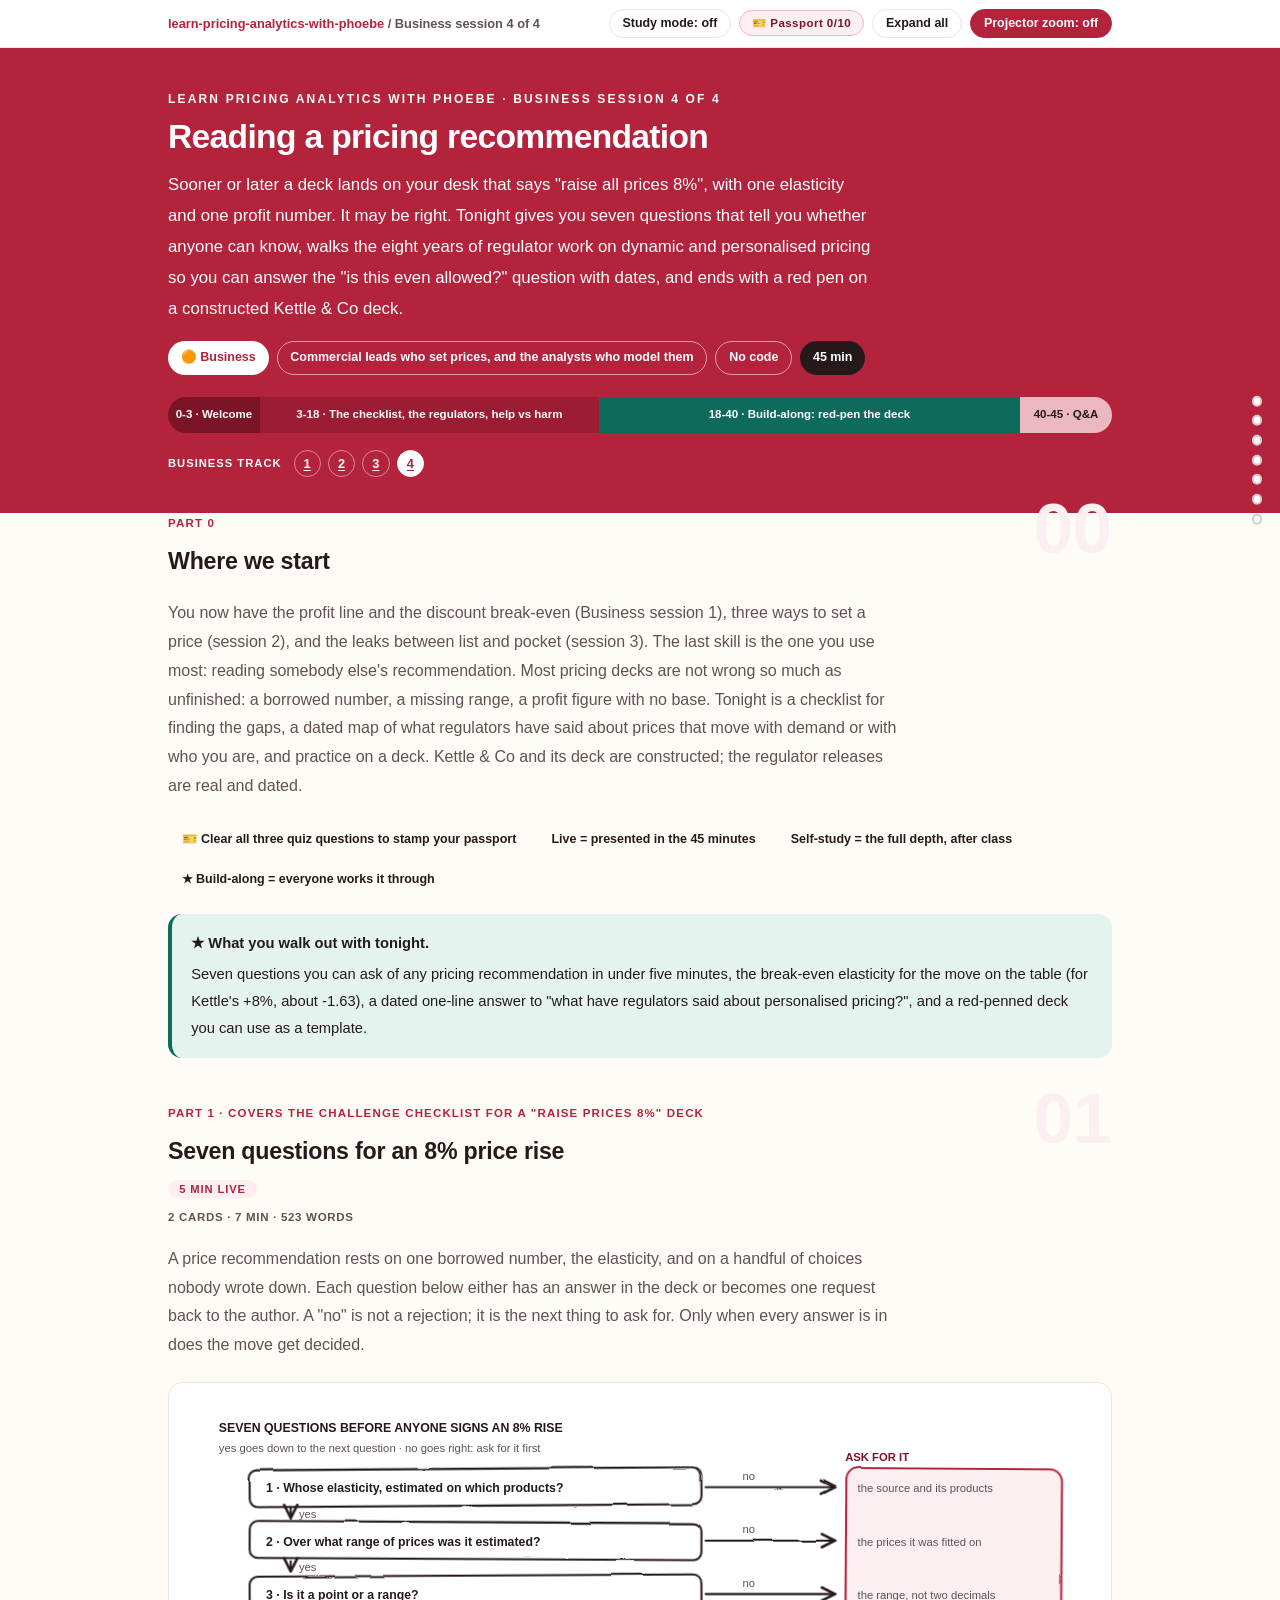
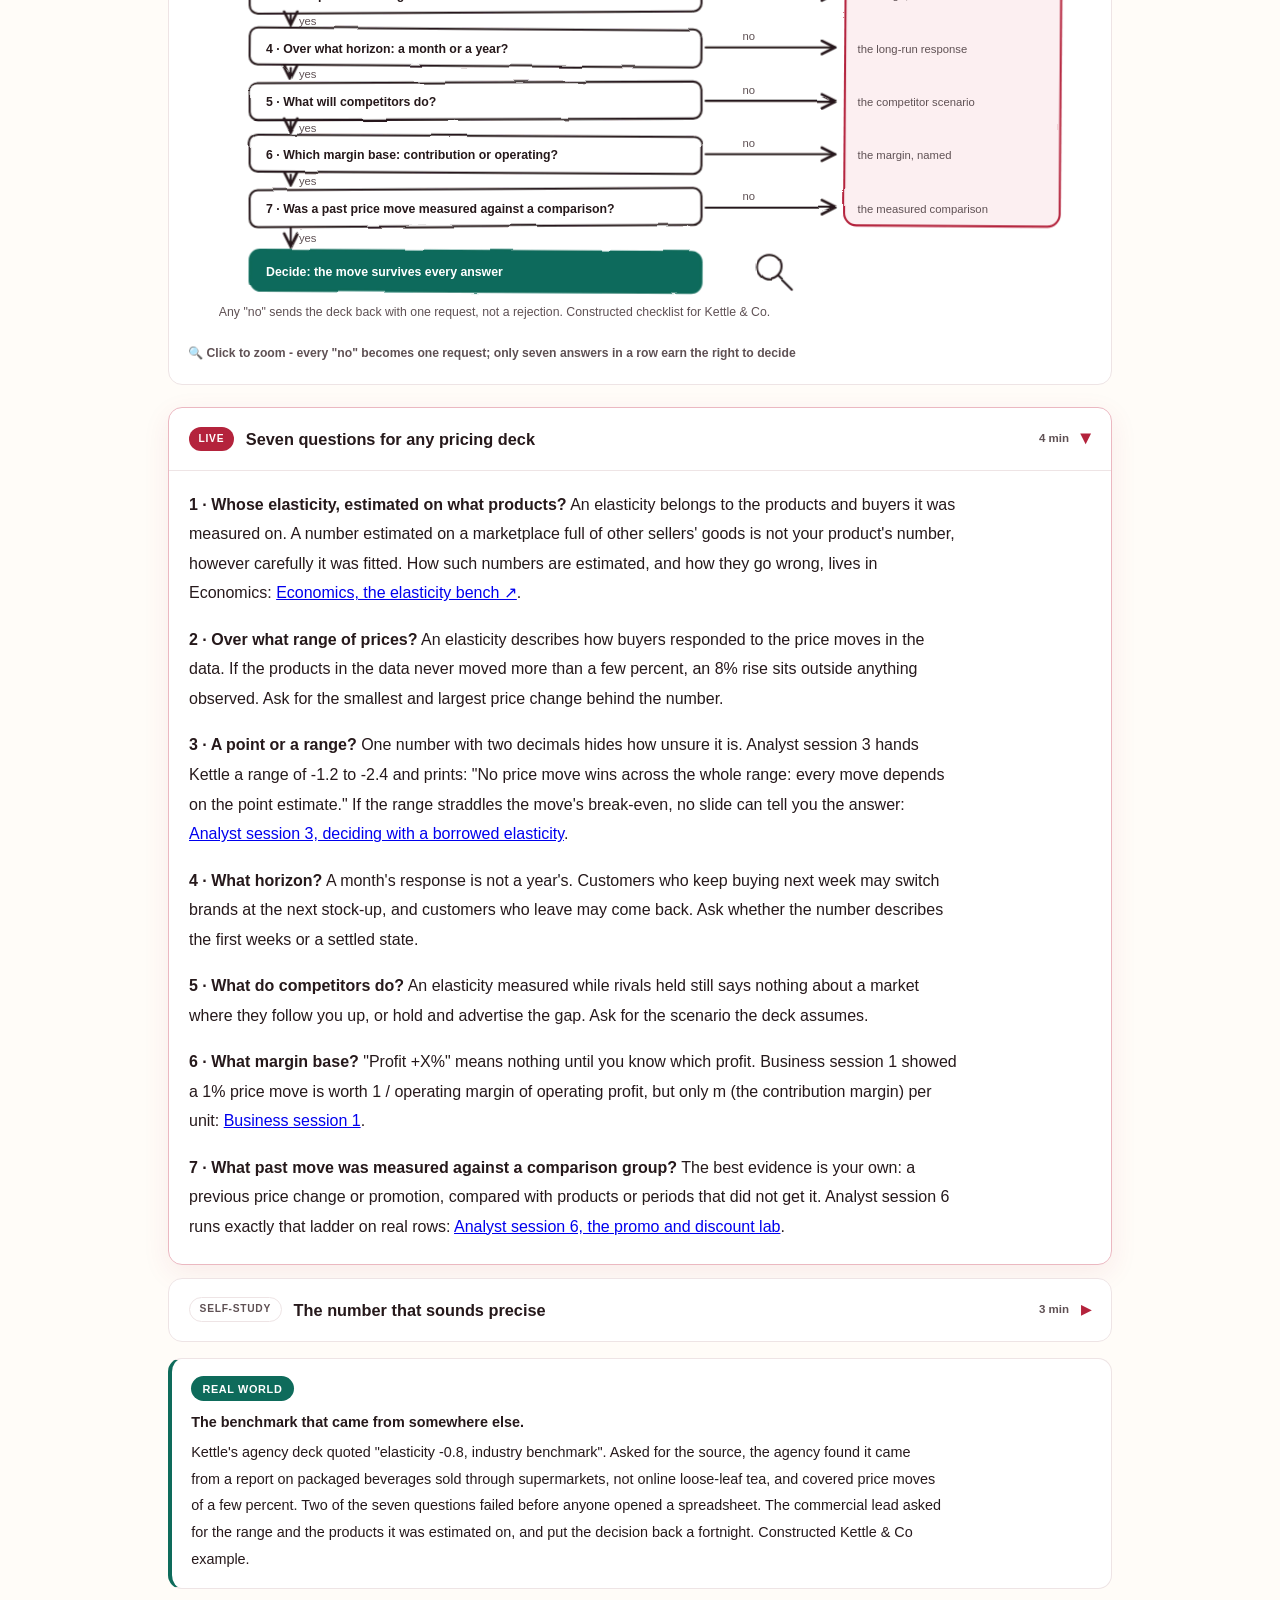
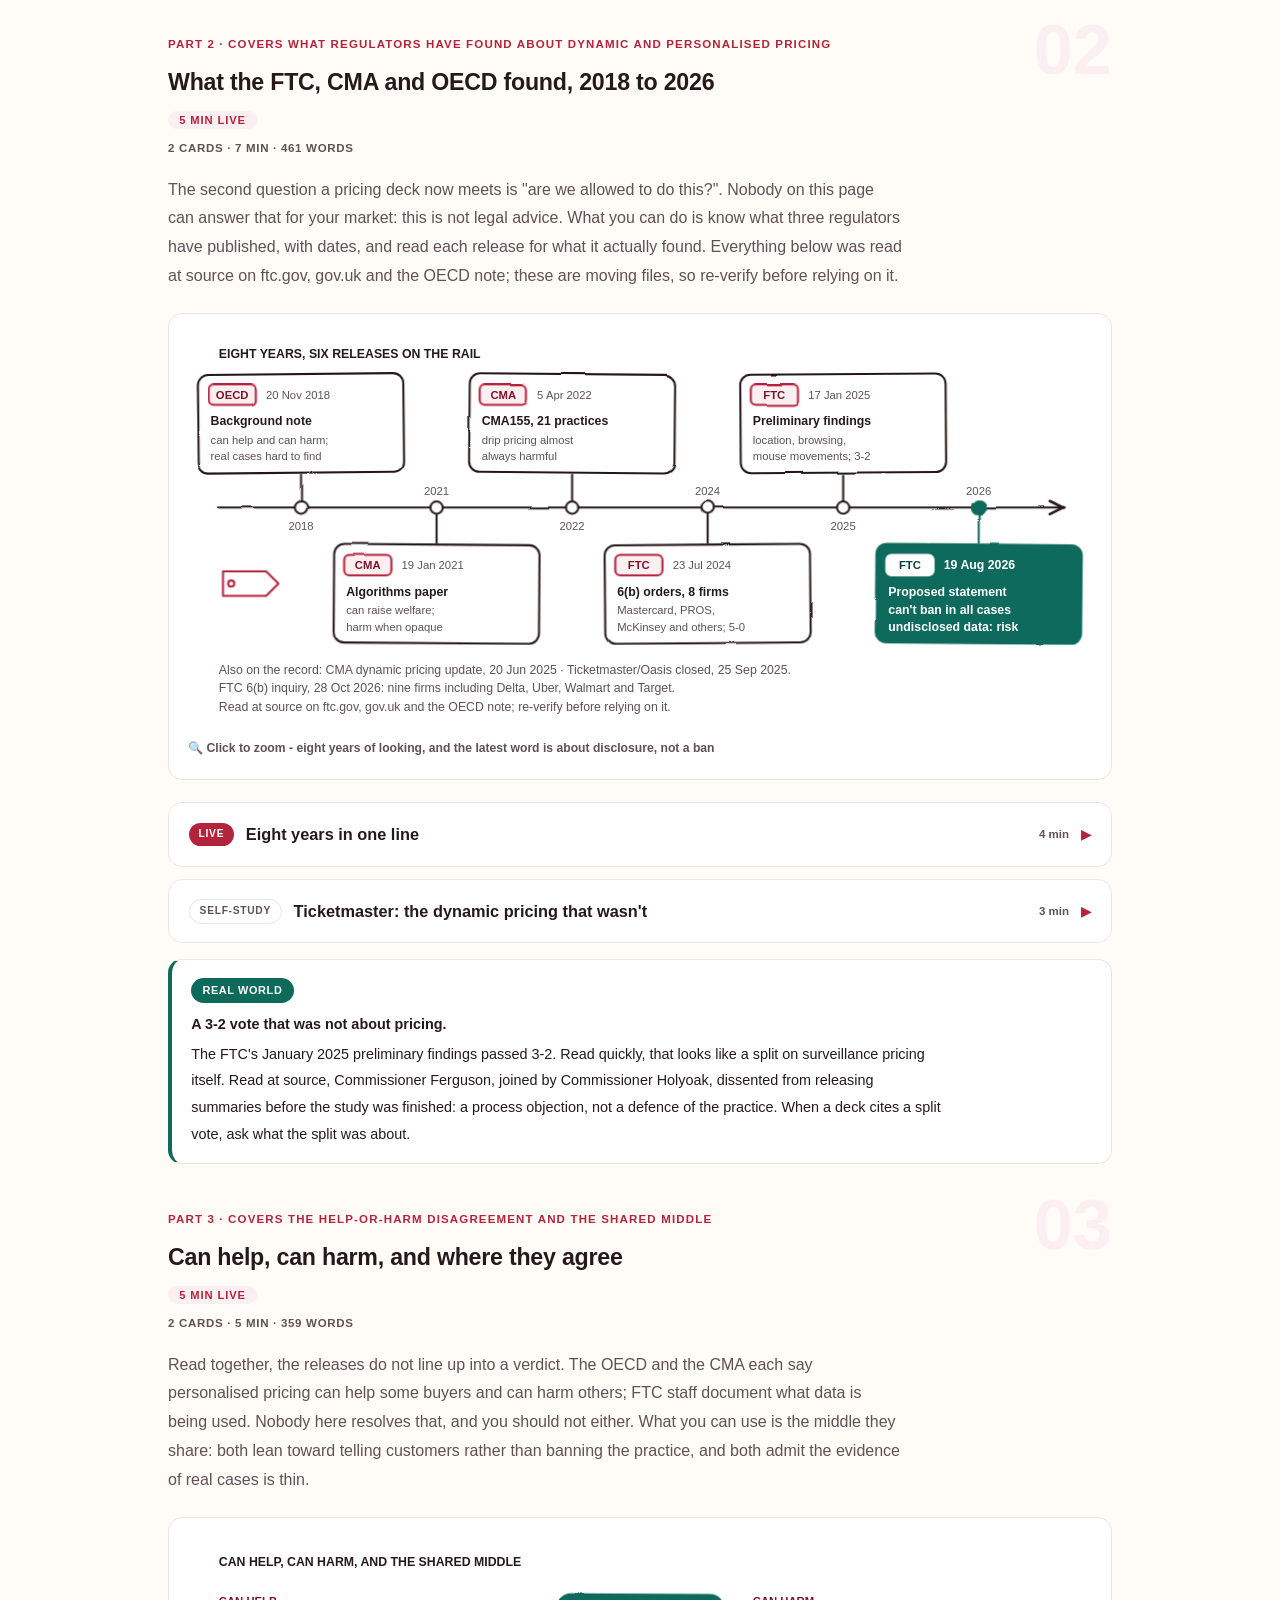
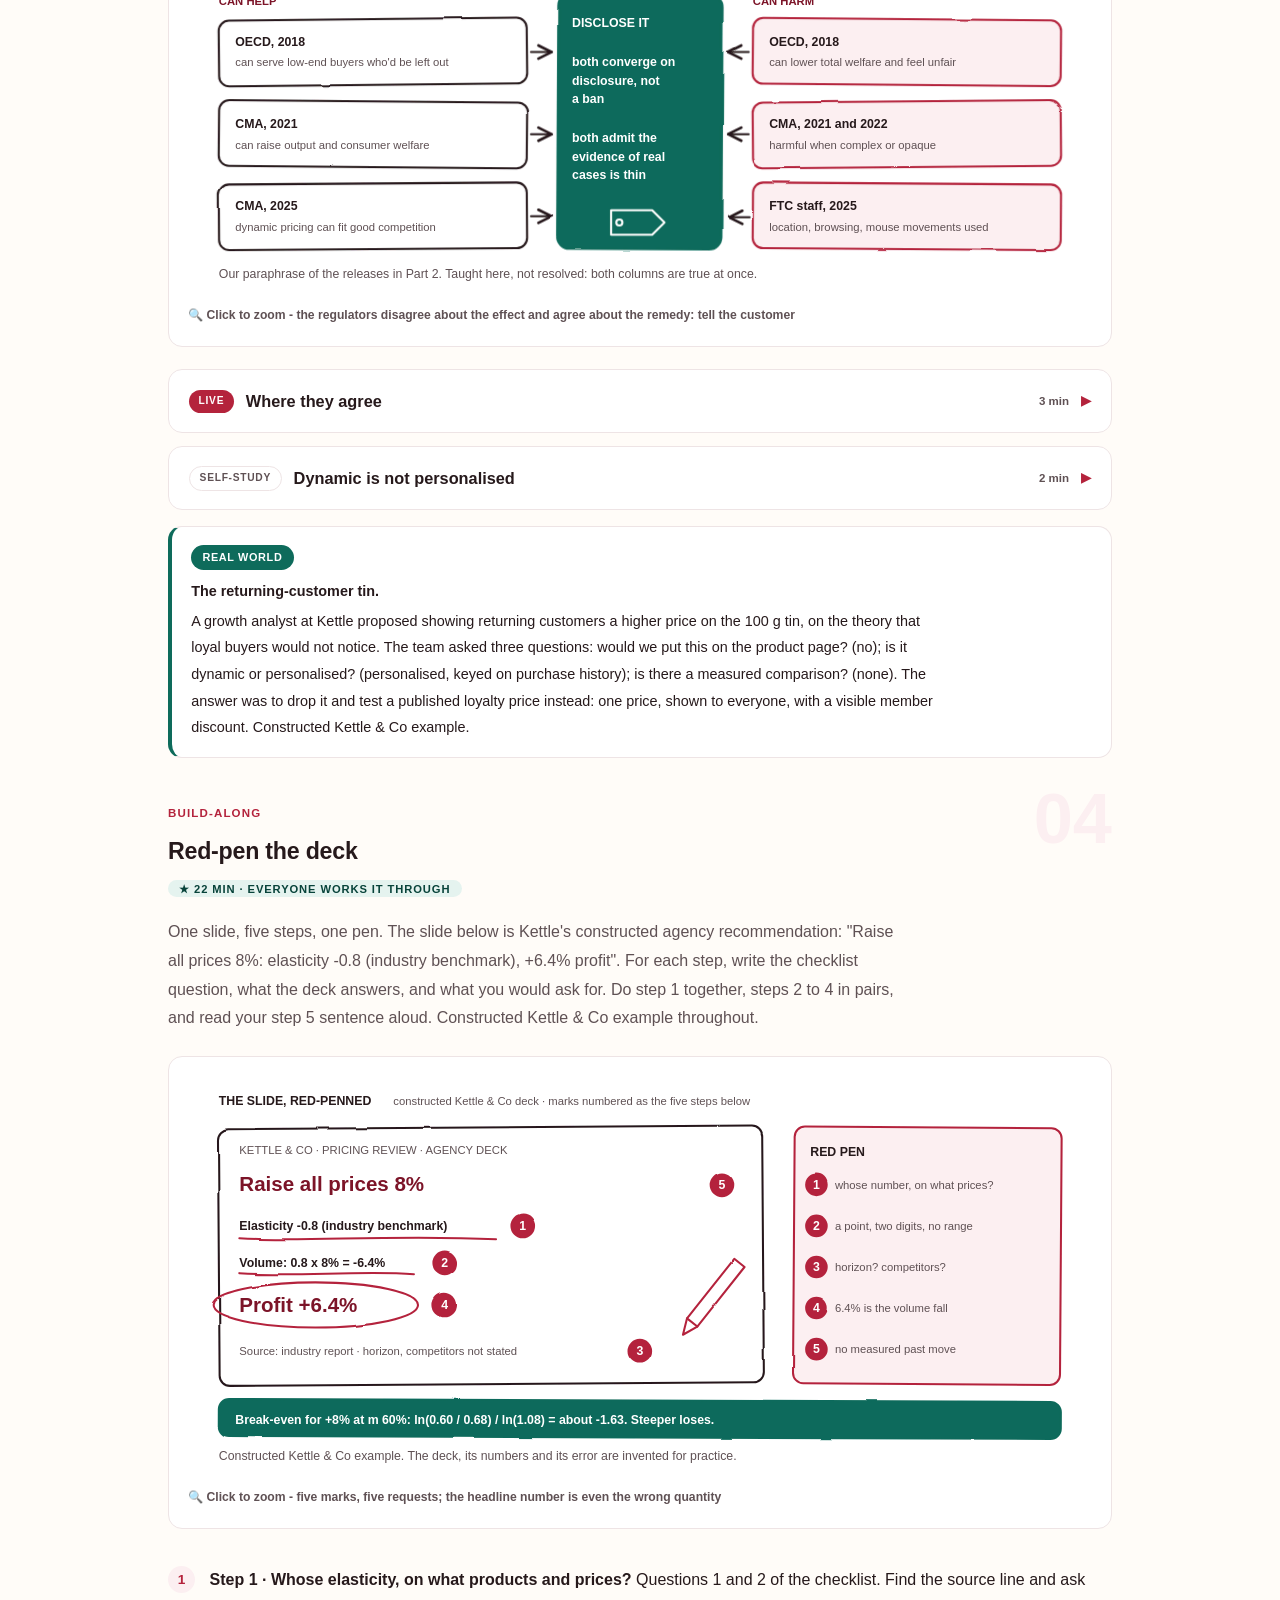
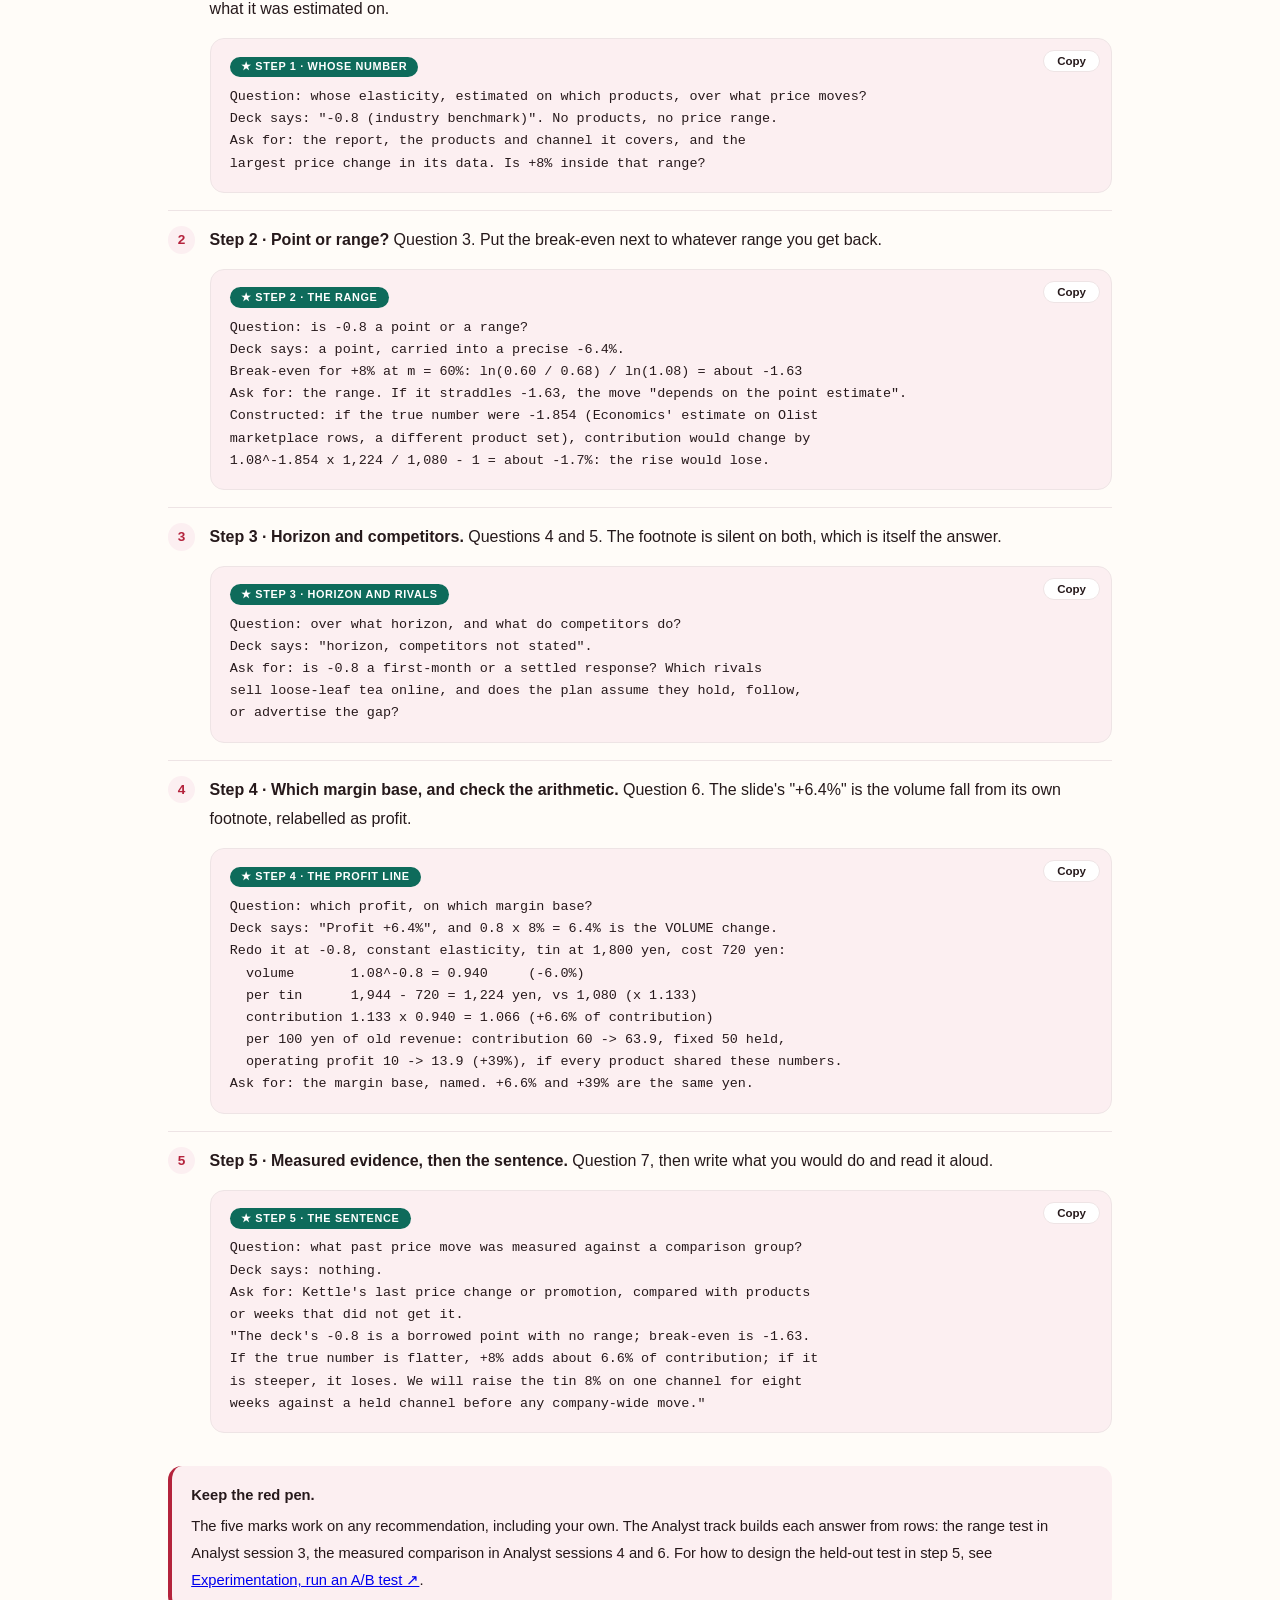
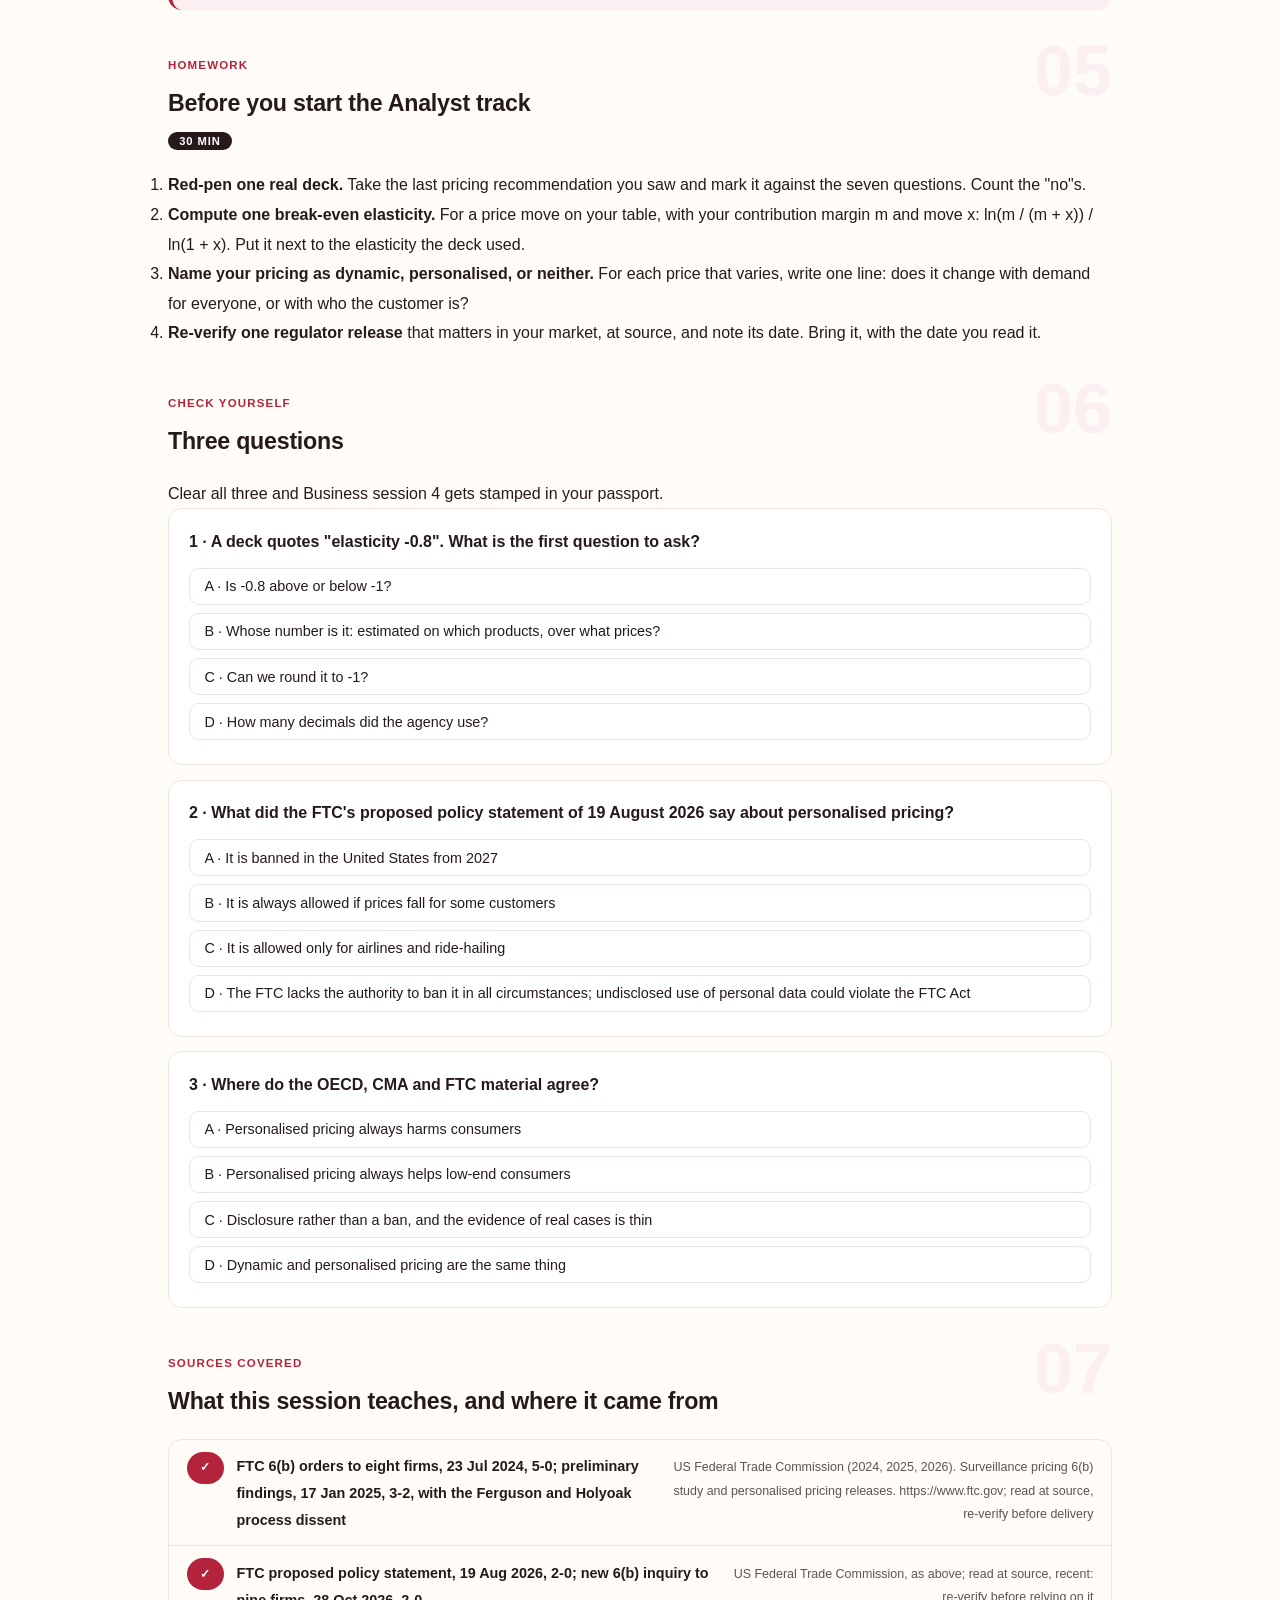
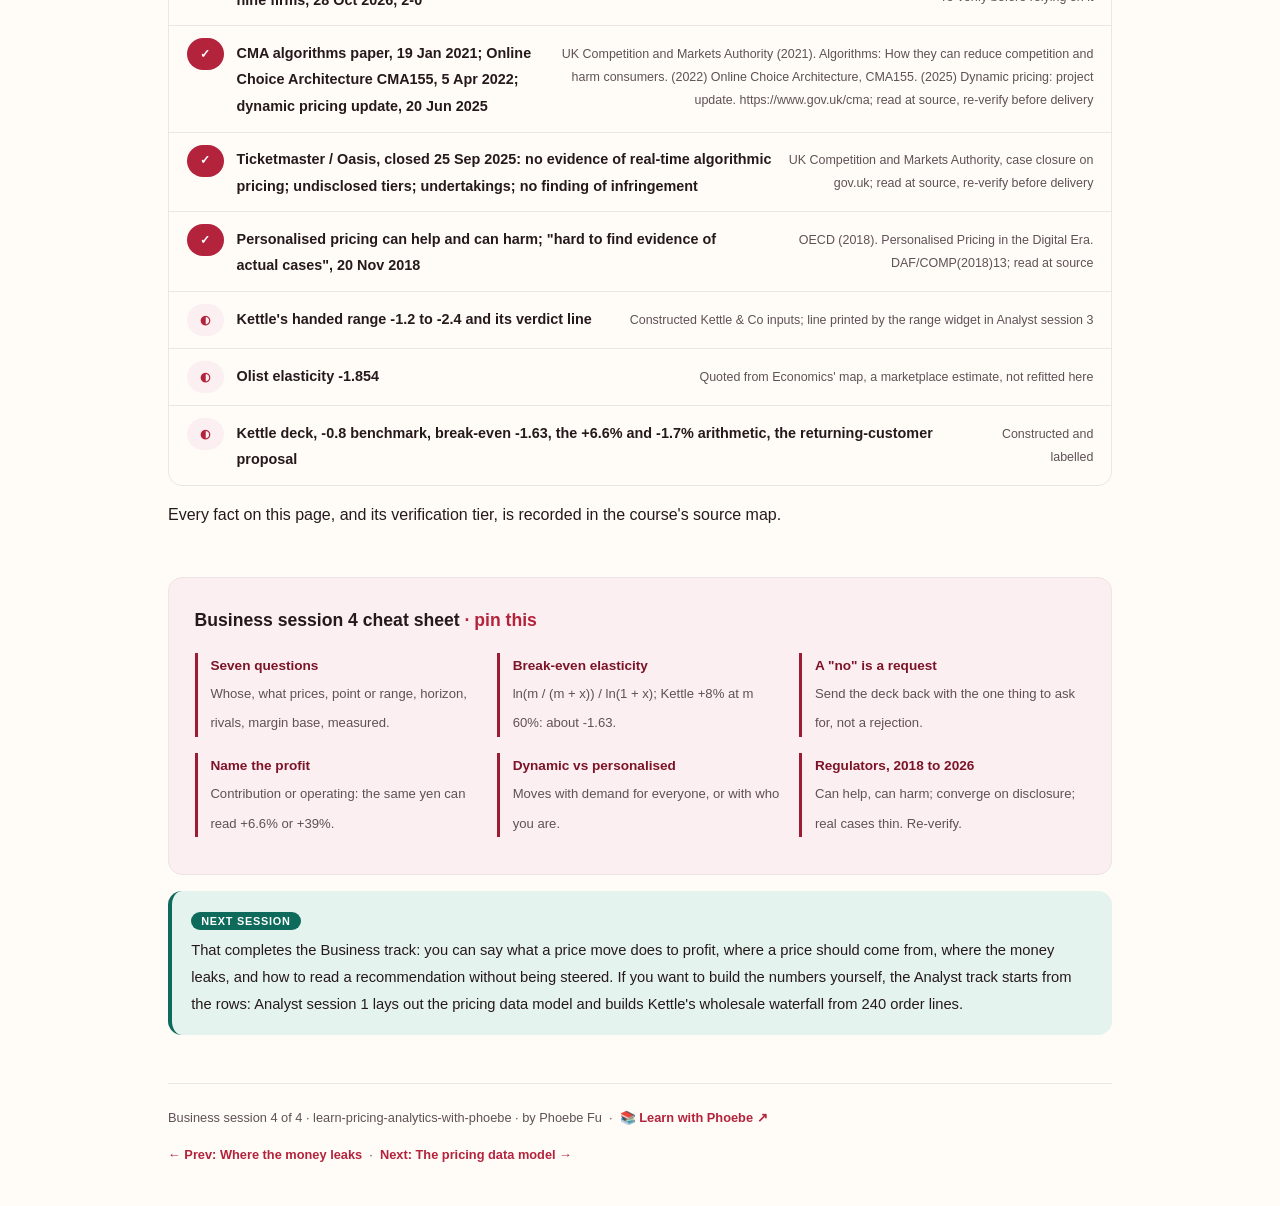
<file: courses/b4-reading-a-pricing-recommendation.html>
<!DOCTYPE html>
<html lang="en">
<head>
<meta charset="UTF-8">
<meta name="viewport" content="width=device-width, initial-scale=1.0">
<!-- social:start -->
<meta name="description" content="Business session 4 of 4. How to read a pricing recommendation without being steered: seven questions for any 'raise prices 8%' deck, what the FTC, CMA and OECD have found about dynamic and personalised pricing from 2018 to 2026, and where they agree. Kettle &amp; Co, a constructed tea brand, gets its deck red-penned.">
<meta property="og:type" content="article">
<meta property="og:site_name" content="Learn with Phoebe">
<meta property="og:title" content="Reading a pricing recommendation - learn pricing analytics with phoebe">
<meta property="og:description" content="Business session 4 of 4. Seven questions for any pricing deck, eight years of regulators on personalised pricing, and the shared middle: disclose it.">
<meta property="og:url" content="https://phoebefu6.github.io/learn-pricing-analytics-with-phoebe/courses/b4-reading-a-pricing-recommendation.html">
<meta property="og:image" content="https://phoebefu6.github.io/learn-pricing-analytics-with-phoebe/assets/og-cover.png">
<meta property="og:image:width" content="1200">
<meta property="og:image:height" content="630">
<meta name="twitter:card" content="summary_large_image">
<meta name="twitter:title" content="Reading a pricing recommendation - learn pricing analytics with phoebe">
<meta name="twitter:description" content="Business session 4 of 4. The deck checklist, the regulator timeline, and red-penning a constructed 8% price rise.">
<meta name="twitter:image" content="https://phoebefu6.github.io/learn-pricing-analytics-with-phoebe/assets/og-cover.png">
<!-- social:end -->
<title>Business session 4 · Reading a pricing recommendation - learn pricing analytics with phoebe</title>
<link rel="stylesheet" href="../assets/style.css?v=2">
</head>
<body>

<div class="toolbar">
  <div class="wrap">
    <span class="crumb"><a href="../index.html">learn-pricing-analytics-with-phoebe</a> / Business session 4 of 4</span>
    <button class="btn" id="toggle-all" type="button">Expand all</button>
    <button class="btn primary" id="zoom-toggle" type="button">Projector zoom: off</button>
  </div>
</div>

<header class="masthead">
  <div class="wrap">
    <div class="eyebrow">Learn Pricing Analytics with Phoebe · Business session 4 of 4</div>
    <h1>Reading a pricing <span class="accent">recommendation</span></h1>
    <p class="sub">Sooner or later a deck lands on your desk that says "raise all prices 8%", with one elasticity and one profit number. It may be right. Tonight gives you seven questions that tell you whether anyone can know, walks the eight years of regulator work on dynamic and personalised pricing so you can answer the "is this even allowed?" question with dates, and ends with a red pen on a constructed Kettle &amp; Co deck.</p>
    <div class="chip-row">
      <span class="chip level">🟠 Business</span>
      <span class="chip audience">Commercial leads who set prices, and the analysts who model them</span>
      <span class="chip audience">No code</span>
      <span class="chip time">45 min</span>
    </div>
    <div class="agenda">
      <span class="a1" style="flex:1">0-3 · Welcome</span>
      <span class="a2" style="flex:4">3-18 · The checklist, the regulators, help vs harm</span>
      <span class="a3" style="flex:5">18-40 · Build-along: red-pen the deck</span>
      <span class="a4" style="flex:1">40-45 · Q&amp;A</span>
    </div>
  </div>
</header>

<main class="wrap">

  <section class="section" id="intro">
    <div class="section-kicker">
      <span class="klabel">Part 0</span>
      <h2>Where we start</h2>
    </div>
    <p class="lede">You now have the profit line and the discount break-even (Business session 1), three ways to set a price (session 2), and the leaks between list and pocket (session 3). The last skill is the one you use most: reading somebody else's recommendation. Most pricing decks are not wrong so much as unfinished: a borrowed number, a missing range, a profit figure with no base. Tonight is a checklist for finding the gaps, a dated map of what regulators have said about prices that move with demand or with who you are, and practice on a deck. Kettle &amp; Co and its deck are constructed; the regulator releases are real and dated.</p>

    <div class="legend">
      <span class="pill">🎫 Clear all three quiz questions to stamp your passport</span>
      <span class="pill">Live = presented in the 45 minutes</span>
      <span class="pill">Self-study = the full depth, after class</span>
      <span class="pill">★ Build-along = everyone works it through</span>
    </div>

    <div class="callout win">
      <p><strong>★ What you walk out with tonight.</strong> Seven questions you can ask of any pricing recommendation in under five minutes, the break-even elasticity for the move on the table (for Kettle's +8%, about -1.63), a dated one-line answer to "what have regulators said about personalised pricing?", and a red-penned deck you can use as a template.</p>
    </div>
  </section>

  <section class="section" id="part-1">
    <div class="section-kicker">
      <span class="klabel">Part 1 · covers the challenge checklist for a "raise prices 8%" deck</span>
      <h2>Seven questions for an 8% price rise</h2>
      <span class="tag concept">5 min live</span>
    </div>
    <p class="lede">A price recommendation rests on one borrowed number, the elasticity, and on a handful of choices nobody wrote down. Each question below either has an answer in the deck or becomes one request back to the author. A "no" is not a rejection; it is the next thing to ask for. Only when every answer is in does the move get decided.</p>

    <figure class="zoomable">
      <svg viewBox="0 0 880 516" xmlns="http://www.w3.org/2000/svg" role="img" aria-label="A decision tree of seven questions stacked top to bottom: whose elasticity, over what range of prices, a point or a range, what horizon, what competitors do, which margin base, and whether a past price move was measured against a comparison. Each yes leads down to the next question; each no leads right to a column of what to ask for. Seven yeses reach the final leaf, decide, highlighted.">
        <defs>
          <filter id="b4aSk" x="-3%" y="-3%" width="106%" height="106%"><feTurbulence type="fractalNoise" baseFrequency="0.02" numOctaves="2" seed="41" result="n"/><feDisplacementMap in="SourceGraphic" in2="n" scale="2.4" xChannelSelector="R" yChannelSelector="G"/></filter>
          <pattern id="b4aHc" patternUnits="userSpaceOnUse" width="7" height="7" patternTransform="rotate(-38)"><line x1="0" y1="0" x2="0" y2="7" stroke="#B4233C" stroke-width="1" opacity=".5"/></pattern>
          <marker id="b4aAr" viewBox="0 0 10 10" refX="9" refY="5" markerWidth="8" markerHeight="8" orient="auto"><path d="M1 1 L9 5 L1 9" fill="none" stroke="#26191B" stroke-width="1.6" stroke-linecap="round"/></marker>
        </defs>
        <style>
          .b4aH { font: 800 12px Inter, sans-serif; fill: #26191B; }
          .b4aL { font: 600 12px Inter, sans-serif; fill: #26191B; }
          .b4aS { font: 400 11px Inter, sans-serif; fill: #5F5154; }
          .b4aA { font: 700 11px Inter, sans-serif; fill: #7C1428; }
          .b4aW { font: 800 12px Inter, sans-serif; fill: #FFFFFF; }
          .b4aN { font: 400 12px Inter, sans-serif; fill: #5F5154; }
        </style>

        <text class="b4aH" x="30" y="28">SEVEN QUESTIONS BEFORE ANYONE SIGNS AN 8% RISE</text>
        <text class="b4aS" x="30" y="48">yes goes down to the next question · no goes right: ask for it first</text>
        <text class="b4aA" x="640" y="56">ASK FOR IT</text>

        <g filter="url(#b4aSk)" fill="none" stroke="#26191B" stroke-width="2" stroke-linecap="round" stroke-linejoin="round">
          <rect x="60" y="64" width="440" height="36" rx="8" transform="rotate(-0.4 280 82)" fill="#FFFFFF"/>
          <rect x="60" y="116" width="440" height="36" rx="8" transform="rotate(0.3 280 134)" fill="#FFFFFF"/>
          <rect x="60" y="168" width="440" height="36" rx="8" transform="rotate(-0.3 280 186)" fill="#FFFFFF"/>
          <rect x="60" y="220" width="440" height="36" rx="8" transform="rotate(0.4 280 238)" fill="#FFFFFF"/>
          <rect x="60" y="272" width="440" height="36" rx="8" transform="rotate(-0.2 280 290)" fill="#FFFFFF"/>
          <rect x="60" y="324" width="440" height="36" rx="8" transform="rotate(0.3 280 342)" fill="#FFFFFF"/>
          <rect x="60" y="376" width="440" height="36" rx="8" transform="rotate(-0.3 280 394)" fill="#FFFFFF"/>
          <rect x="60" y="436" width="440" height="40" rx="10" transform="rotate(0.3 280 456)" fill="#0E6B5B" stroke="#0E6B5B"/>
          <rect x="640" y="64" width="210" height="348" rx="12" transform="rotate(0.4 745 238)" fill="#FCEFF1" stroke="#B4233C"/>
          <path d="M100 102 L100 112" marker-end="url(#b4aAr)"/>
          <path d="M100 154 L100 164" marker-end="url(#b4aAr)"/>
          <path d="M100 206 L100 216" marker-end="url(#b4aAr)"/>
          <path d="M100 258 L100 268" marker-end="url(#b4aAr)"/>
          <path d="M100 310 L100 320" marker-end="url(#b4aAr)"/>
          <path d="M100 362 L100 372" marker-end="url(#b4aAr)"/>
          <path d="M100 414 L100 432" marker-end="url(#b4aAr)"/>
          <path d="M504 82 L630 82" marker-end="url(#b4aAr)"/>
          <path d="M504 134 L630 134" marker-end="url(#b4aAr)"/>
          <path d="M504 186 L630 186" marker-end="url(#b4aAr)"/>
          <path d="M504 238 L630 238" marker-end="url(#b4aAr)"/>
          <path d="M504 290 L630 290" marker-end="url(#b4aAr)"/>
          <path d="M504 342 L630 342" marker-end="url(#b4aAr)"/>
          <path d="M504 394 L630 394" marker-end="url(#b4aAr)"/>
          <!-- doodle: a magnifier beside the decide leaf -->
          <circle cx="566" cy="452" r="12"/>
          <path d="M575 461 L588 474"/>
        </g>

        <text class="b4aL" x="76" y="87">1 · Whose elasticity, estimated on which products?</text>
        <text class="b4aL" x="76" y="139">2 · Over what range of prices was it estimated?</text>
        <text class="b4aL" x="76" y="191">3 · Is it a point or a range?</text>
        <text class="b4aL" x="76" y="243">4 · Over what horizon: a month or a year?</text>
        <text class="b4aL" x="76" y="295">5 · What will competitors do?</text>
        <text class="b4aL" x="76" y="347">6 · Which margin base: contribution or operating?</text>
        <text class="b4aL" x="76" y="399">7 · Was a past price move measured against a comparison?</text>
        <text class="b4aW" x="76" y="461">Decide: the move survives every answer</text>

        <text class="b4aS" x="108" y="112">yes</text>
        <text class="b4aS" x="108" y="164">yes</text>
        <text class="b4aS" x="108" y="216">yes</text>
        <text class="b4aS" x="108" y="268">yes</text>
        <text class="b4aS" x="108" y="320">yes</text>
        <text class="b4aS" x="108" y="372">yes</text>
        <text class="b4aS" x="108" y="428">yes</text>

        <text class="b4aS" x="540" y="75">no</text>
        <text class="b4aS" x="540" y="127">no</text>
        <text class="b4aS" x="540" y="179">no</text>
        <text class="b4aS" x="540" y="231">no</text>
        <text class="b4aS" x="540" y="283">no</text>
        <text class="b4aS" x="540" y="335">no</text>
        <text class="b4aS" x="540" y="387">no</text>

        <text class="b4aS" x="652" y="87">the source and its products</text>
        <text class="b4aS" x="652" y="139">the prices it was fitted on</text>
        <text class="b4aS" x="652" y="191">the range, not two decimals</text>
        <text class="b4aS" x="652" y="243">the long-run response</text>
        <text class="b4aS" x="652" y="295">the competitor scenario</text>
        <text class="b4aS" x="652" y="347">the margin, named</text>
        <text class="b4aS" x="652" y="399">the measured comparison</text>

        <text class="b4aN" x="30" y="500">Any "no" sends the deck back with one request, not a rejection. Constructed checklist for Kettle &amp; Co.</text>
      </svg>
      <figcaption>🔍 Click to zoom - every "no" becomes one request; only seven answers in a row earn the right to decide</figcaption>
    </figure>

    <details class="card" open>
      <summary><span class="mode live">Live</span>Seven questions for any pricing deck<span class="mini">4 min</span><span class="caret">▶</span></summary>
      <div class="body">
        <p><strong>1 · Whose elasticity, estimated on what products?</strong> An elasticity belongs to the products and buyers it was measured on. A number estimated on a marketplace full of other sellers' goods is not your product's number, however carefully it was fitted. How such numbers are estimated, and how they go wrong, lives in Economics: <a href="https://phoebefu6.github.io/learn-economics-with-phoebe/courses/p10-the-elasticity-bench.html">Economics, the elasticity bench ↗</a>.</p>
        <p><strong>2 · Over what range of prices?</strong> An elasticity describes how buyers responded to the price moves in the data. If the products in the data never moved more than a few percent, an 8% rise sits outside anything observed. Ask for the smallest and largest price change behind the number.</p>
        <p><strong>3 · A point or a range?</strong> One number with two decimals hides how unsure it is. Analyst session 3 hands Kettle a range of -1.2 to -2.4 and prints: "No price move wins across the whole range: every move depends on the point estimate." If the range straddles the move's break-even, no slide can tell you the answer: <a href="a3-deciding-with-a-borrowed-elasticity.html">Analyst session 3, deciding with a borrowed elasticity</a>.</p>
        <p><strong>4 · What horizon?</strong> A month's response is not a year's. Customers who keep buying next week may switch brands at the next stock-up, and customers who leave may come back. Ask whether the number describes the first weeks or a settled state.</p>
        <p><strong>5 · What do competitors do?</strong> An elasticity measured while rivals held still says nothing about a market where they follow you up, or hold and advertise the gap. Ask for the scenario the deck assumes.</p>
        <p><strong>6 · What margin base?</strong> "Profit +X%" means nothing until you know which profit. Business session 1 showed a 1% price move is worth 1 / operating margin of operating profit, but only m (the contribution margin) per unit: <a href="b1-price-is-the-biggest-lever.html">Business session 1</a>.</p>
        <p><strong>7 · What past move was measured against a comparison group?</strong> The best evidence is your own: a previous price change or promotion, compared with products or periods that did not get it. Analyst session 6 runs exactly that ladder on real rows: <a href="a6-the-promo-and-discount-lab.html">Analyst session 6, the promo and discount lab</a>.</p>
      </div>
    </details>

    <details class="card">
      <summary><span class="mode self">Self-study</span>The number that sounds precise<span class="mini">3 min</span><span class="caret">▶</span></summary>
      <div class="body">
        <p>"Elasticity -0.83" reads as more trustworthy than "somewhere between -0.5 and -1.5". It is not. Two decimals describe the arithmetic, not the evidence. Every estimate comes with a standard error; the honest form is a range, and the decision is whether the range sits wholly on one side of the move's break-even.</p>
        <p><strong>The break-even for Kettle's +8%.</strong> At a contribution margin m = 60%, a price rise of x = 8% keeps contribution flat when the elasticity equals ln(m / (m + x)) / ln(1 + x) = ln(0.60 / 0.68) / ln(1.08) = -0.1252 / 0.0770 = about -1.63. Less steep than -1.63 and the rise adds contribution; steeper and it loses. Constructed Kettle &amp; Co example, the same formula Analyst session 3 uses.</p>
        <p>So the first thing to do with a precise-looking point is to ask for its range, then put the break-even next to it. If the whole range is flatter than -1.63, the move pays across it. If the range crosses -1.63, the deck's confidence is borrowed from the decimals.</p>
      </div>
    </details>

    <div class="callout example">
      <span class="ex-pill">Real world</span>
      <p><strong>The benchmark that came from somewhere else.</strong> Kettle's agency deck quoted "elasticity -0.8, industry benchmark". Asked for the source, the agency found it came from a report on packaged beverages sold through supermarkets, not online loose-leaf tea, and covered price moves of a few percent. Two of the seven questions failed before anyone opened a spreadsheet. The commercial lead asked for the range and the products it was estimated on, and put the decision back a fortnight. Constructed Kettle &amp; Co example.</p>
    </div>
  </section>

  <section class="section" id="part-2">
    <div class="section-kicker">
      <span class="klabel">Part 2 · covers what regulators have found about dynamic and personalised pricing</span>
      <h2>What the FTC, CMA and OECD found, 2018 to 2026</h2>
      <span class="tag concept">5 min live</span>
    </div>
    <p class="lede">The second question a pricing deck now meets is "are we allowed to do this?". Nobody on this page can answer that for your market: this is not legal advice. What you can do is know what three regulators have published, with dates, and read each release for what it actually found. Everything below was read at source on ftc.gov, gov.uk and the OECD note; these are moving files, so re-verify before relying on it.</p>

    <figure class="zoomable">
      <svg viewBox="0 0 880 384" xmlns="http://www.w3.org/2000/svg" role="img" aria-label="A timeline from 2018 to 2026 with six releases on the rail: OECD background note, 20 November 2018; CMA algorithms paper, 19 January 2021; CMA Online Choice Architecture, 5 April 2022; FTC 6(b) orders to eight firms, 23 July 2024, vote 5-0; FTC preliminary findings, 17 January 2025, vote 3-2; FTC proposed policy statement, 19 August 2026, highlighted. A note lists three more: the CMA dynamic pricing update, June 2025; Ticketmaster and Oasis closed, September 2025; a new FTC 6(b) inquiry, October 2026.">
        <defs>
          <filter id="b4bSk" x="-3%" y="-3%" width="106%" height="106%"><feTurbulence type="fractalNoise" baseFrequency="0.02" numOctaves="2" seed="43" result="n"/><feDisplacementMap in="SourceGraphic" in2="n" scale="2.4" xChannelSelector="R" yChannelSelector="G"/></filter>
          <pattern id="b4bHc" patternUnits="userSpaceOnUse" width="7" height="7" patternTransform="rotate(-38)"><line x1="0" y1="0" x2="0" y2="7" stroke="#B4233C" stroke-width="1" opacity=".5"/></pattern>
          <marker id="b4bAr" viewBox="0 0 10 10" refX="9" refY="5" markerWidth="8" markerHeight="8" orient="auto"><path d="M1 1 L9 5 L1 9" fill="none" stroke="#26191B" stroke-width="1.6" stroke-linecap="round"/></marker>
        </defs>
        <style>
          .b4bH { font: 800 12px Inter, sans-serif; fill: #26191B; }
          .b4bL { font: 600 12px Inter, sans-serif; fill: #26191B; }
          .b4bS { font: 400 11px Inter, sans-serif; fill: #5F5154; }
          .b4bA { font: 700 11px Inter, sans-serif; fill: #7C1428; }
          .b4bB { font: 800 11px Inter, sans-serif; fill: #08433A; }
          .b4bW { font: 800 12px Inter, sans-serif; fill: #FFFFFF; }
          .b4bN { font: 400 12px Inter, sans-serif; fill: #5F5154; }
        </style>

        <text class="b4bH" x="30" y="24">EIGHT YEARS, SIX RELEASES ON THE RAIL</text>

        <g filter="url(#b4bSk)" fill="none" stroke="#26191B" stroke-width="2" stroke-linecap="round" stroke-linejoin="round">
          <path d="M30 170 L852 170" marker-end="url(#b4bAr)"/>
          <rect x="10" y="40" width="200" height="96" rx="10" transform="rotate(-0.6 110 88)" fill="#FFFFFF"/>
          <rect x="274" y="40" width="200" height="96" rx="10" transform="rotate(0.5 374 88)" fill="#FFFFFF"/>
          <rect x="538" y="40" width="200" height="96" rx="10" transform="rotate(-0.4 638 88)" fill="#FFFFFF"/>
          <rect x="142" y="206" width="200" height="96" rx="10" transform="rotate(0.4 242 254)" fill="#FFFFFF"/>
          <rect x="406" y="206" width="200" height="96" rx="10" transform="rotate(-0.5 506 254)" fill="#FFFFFF"/>
          <rect x="670" y="206" width="200" height="96" rx="10" transform="rotate(0.5 770 254)" fill="#0E6B5B" stroke="#0E6B5B"/>
          <rect x="20" y="50" width="46" height="20" rx="5" fill="#FCEFF1" stroke="#B4233C"/>
          <rect x="284" y="50" width="46" height="20" rx="5" fill="#FCEFF1" stroke="#B4233C"/>
          <rect x="548" y="50" width="46" height="20" rx="5" fill="#FCEFF1" stroke="#B4233C"/>
          <rect x="152" y="216" width="46" height="20" rx="5" fill="#FCEFF1" stroke="#B4233C"/>
          <rect x="416" y="216" width="46" height="20" rx="5" fill="#FCEFF1" stroke="#B4233C"/>
          <rect x="680" y="216" width="46" height="20" rx="5" fill="#FFFFFF" stroke="#FFFFFF"/>
          <path d="M110 138 L110 163"/>
          <path d="M374 138 L374 163"/>
          <path d="M638 138 L638 163"/>
          <path d="M242 177 L242 204"/>
          <path d="M506 177 L506 204"/>
          <path d="M770 177 L770 204" stroke="#0E6B5B"/>
          <circle cx="110" cy="170" r="6" fill="#FFFFFF"/>
          <circle cx="242" cy="170" r="6" fill="#FFFFFF"/>
          <circle cx="374" cy="170" r="6" fill="#FFFFFF"/>
          <circle cx="506" cy="170" r="6" fill="#FFFFFF"/>
          <circle cx="638" cy="170" r="6" fill="#FFFFFF"/>
          <circle cx="770" cy="170" r="7" fill="#0E6B5B" stroke="#0E6B5B"/>
          <!-- doodle: a price tag under the start of the rail -->
          <path d="M34 232 L76 232 L88 244 L76 256 L34 256 Z" stroke="#B4233C"/>
          <circle cx="42" cy="244" r="3" stroke="#B4233C"/>
        </g>

        <text class="b4bA" x="43" y="64" text-anchor="middle">OECD</text>
        <text class="b4bS" x="76" y="64">20 Nov 2018</text>
        <text class="b4bL" x="22" y="90">Background note</text>
        <text class="b4bS" x="22" y="108">can help and can harm;</text>
        <text class="b4bS" x="22" y="124">real cases hard to find</text>

        <text class="b4bA" x="307" y="64" text-anchor="middle">CMA</text>
        <text class="b4bS" x="340" y="64">5 Apr 2022</text>
        <text class="b4bL" x="286" y="90">CMA155, 21 practices</text>
        <text class="b4bS" x="286" y="108">drip pricing almost</text>
        <text class="b4bS" x="286" y="124">always harmful</text>

        <text class="b4bA" x="571" y="64" text-anchor="middle">FTC</text>
        <text class="b4bS" x="604" y="64">17 Jan 2025</text>
        <text class="b4bL" x="550" y="90">Preliminary findings</text>
        <text class="b4bS" x="550" y="108">location, browsing,</text>
        <text class="b4bS" x="550" y="124">mouse movements; 3-2</text>

        <text class="b4bA" x="175" y="230" text-anchor="middle">CMA</text>
        <text class="b4bS" x="208" y="230">19 Jan 2021</text>
        <text class="b4bL" x="154" y="256">Algorithms paper</text>
        <text class="b4bS" x="154" y="274">can raise welfare;</text>
        <text class="b4bS" x="154" y="290">harm when opaque</text>

        <text class="b4bA" x="439" y="230" text-anchor="middle">FTC</text>
        <text class="b4bS" x="472" y="230">23 Jul 2024</text>
        <text class="b4bL" x="418" y="256">6(b) orders, 8 firms</text>
        <text class="b4bS" x="418" y="274">Mastercard, PROS,</text>
        <text class="b4bS" x="418" y="290">McKinsey and others; 5-0</text>

        <text class="b4bB" x="703" y="230" text-anchor="middle">FTC</text>
        <text class="b4bW" x="736" y="230">19 Aug 2026</text>
        <text class="b4bW" x="682" y="256">Proposed statement</text>
        <text class="b4bW" x="682" y="274">can't ban in all cases</text>
        <text class="b4bW" x="682" y="290">undisclosed data: risk</text>

        <text class="b4bS" x="110" y="192" text-anchor="middle">2018</text>
        <text class="b4bS" x="374" y="192" text-anchor="middle">2022</text>
        <text class="b4bS" x="638" y="192" text-anchor="middle">2025</text>
        <text class="b4bS" x="242" y="158" text-anchor="middle">2021</text>
        <text class="b4bS" x="506" y="158" text-anchor="middle">2024</text>
        <text class="b4bS" x="770" y="158" text-anchor="middle">2026</text>

        <text class="b4bN" x="30" y="332">Also on the record: CMA dynamic pricing update, 20 Jun 2025 · Ticketmaster/Oasis closed, 25 Sep 2025.</text>
        <text class="b4bN" x="30" y="350">FTC 6(b) inquiry, 28 Oct 2026: nine firms including Delta, Uber, Walmart and Target.</text>
        <text class="b4bN" x="30" y="368">Read at source on ftc.gov, gov.uk and the OECD note; re-verify before relying on it.</text>
      </svg>
      <figcaption>🔍 Click to zoom - eight years of looking, and the latest word is about disclosure, not a ban</figcaption>
    </figure>

    <details class="card">
      <summary><span class="mode live">Live</span>Eight years in one line<span class="mini">4 min</span><span class="caret">▶</span></summary>
      <div class="body">
        <p><strong>The one line.</strong> Regulators have studied personalised pricing since 2018, found it can help and can harm, found the data being collected, and so far moved toward disclosure rather than a ban.</p>
        <p><strong>OECD, 20 November 2018.</strong> The background note "Personalised Pricing in the Digital Era" (DAF/COMP(2018)13) says it can improve allocative efficiency and serve low-end consumers who would otherwise be left out; in some cases it lowers total consumer welfare and feels unfair; and "it is still hard to find evidence of actual cases".</p>
        <p><strong>CMA, 19 January 2021.</strong> "Algorithms: How they can reduce competition and harm consumers": personalised pricing can be beneficial, raising output and consumer welfare, and can harm, especially when it is complex or opaque.</p>
        <p><strong>CMA, 5 April 2022.</strong> "Online Choice Architecture", discussion paper CMA155: a taxonomy of 21 practices, with drip pricing among those the literature finds almost always harmful, and a warning about opaque personalised pricing.</p>
        <p><strong>FTC, 23 July 2024.</strong> 6(b) orders to eight firms, by a 5-0 vote: Mastercard, Revionics, Bloomreach, JPMorgan Chase, Task Software, PROS, Accenture and McKinsey &amp; Co.</p>
        <p><strong>FTC, 17 January 2025.</strong> Preliminary staff findings from six of those firms' documents, by a 3-2 vote: the data used can include precise location or browser history, and behaviour down to mouse movements. The study "is still ongoing".</p>
        <p><strong>CMA, 20 June 2025.</strong> "Dynamic pricing: project update": dynamic pricing can be consistent with effective competition and good outcomes; consumer law does not generally prohibit pricing strategies; the risk is prices changing rapidly while consumers are confused.</p>
        <p><strong>CMA, 25 September 2025.</strong> Ticketmaster and Oasis case closed (the next card).</p>
        <p><strong>FTC, 19 August 2026.</strong> A proposed enforcement policy statement on personalised pricing, by a 2-0 vote: the FTC says it does not have the legal authority to ban personalised pricing in all circumstances, and that undisclosed use of personal data to set prices could violate the FTC Act.</p>
        <p><strong>FTC, 28 October 2026.</strong> A new 6(b) inquiry into personalised pricing and compensation, with orders to nine firms including Delta, Uber, Walmart and Target, by a 2-0 vote.</p>
      </div>
    </details>

    <details class="card">
      <summary><span class="mode self">Self-study</span>Ticketmaster: the dynamic pricing that wasn't<span class="mini">3 min</span><span class="caret">▶</span></summary>
      <div class="body">
        <p>The Oasis reunion ticket sale became the headline example of "dynamic pricing" in 2024 and 2025. When the CMA closed the case on 25 September 2025, it said it had not found evidence of real-time algorithmic pricing. The issue was simpler: standing tickets were sold in two tiers at two prices without fans being told.</p>
        <p>Ticketmaster gave undertakings, among them 24 hours' notice before tiered pricing is used. The CMA made no finding that consumer law was infringed.</p>
        <p><strong>The reading lesson.</strong> The press called it an algorithm; the regulator found a disclosure problem. Before you cite a case as evidence for or against dynamic pricing, read what the closing statement actually found. It is often narrower, and more useful, than the headline.</p>
      </div>
    </details>

    <div class="callout example">
      <span class="ex-pill">Real world</span>
      <p><strong>A 3-2 vote that was not about pricing.</strong> The FTC's January 2025 preliminary findings passed 3-2. Read quickly, that looks like a split on surveillance pricing itself. Read at source, Commissioner Ferguson, joined by Commissioner Holyoak, dissented from releasing summaries before the study was finished: a process objection, not a defence of the practice. When a deck cites a split vote, ask what the split was about.</p>
    </div>
  </section>

  <section class="section" id="part-3">
    <div class="section-kicker">
      <span class="klabel">Part 3 · covers the help-or-harm disagreement and the shared middle</span>
      <h2>Can help, can harm, and where they agree</h2>
      <span class="tag concept">5 min live</span>
    </div>
    <p class="lede">Read together, the releases do not line up into a verdict. The OECD and the CMA each say personalised pricing can help some buyers and can harm others; FTC staff document what data is being used. Nobody here resolves that, and you should not either. What you can use is the middle they share: both lean toward telling customers rather than banning the practice, and both admit the evidence of real cases is thin.</p>

    <figure class="zoomable">
      <svg viewBox="0 0 880 348" xmlns="http://www.w3.org/2000/svg" role="img" aria-label="Two columns. Can help: OECD 2018, can serve low-end buyers who would be left out; CMA 2021, can raise output and consumer welfare; CMA 2025, dynamic pricing can fit good competition. Can harm: OECD 2018, can lower total welfare and feel unfair; CMA 2021 and 2022, harmful when complex or opaque; FTC staff 2025, location, browsing and mouse movements used. Arrows from both columns point into a highlighted middle band: disclose it, both converge on disclosure, not a ban, and both admit the evidence of real cases is thin.">
        <defs>
          <filter id="b4cSk" x="-3%" y="-3%" width="106%" height="106%"><feTurbulence type="fractalNoise" baseFrequency="0.02" numOctaves="2" seed="47" result="n"/><feDisplacementMap in="SourceGraphic" in2="n" scale="2.4" xChannelSelector="R" yChannelSelector="G"/></filter>
          <pattern id="b4cHc" patternUnits="userSpaceOnUse" width="7" height="7" patternTransform="rotate(-38)"><line x1="0" y1="0" x2="0" y2="7" stroke="#B4233C" stroke-width="1" opacity=".5"/></pattern>
          <marker id="b4cAr" viewBox="0 0 10 10" refX="9" refY="5" markerWidth="8" markerHeight="8" orient="auto"><path d="M1 1 L9 5 L1 9" fill="none" stroke="#26191B" stroke-width="1.6" stroke-linecap="round"/></marker>
        </defs>
        <style>
          .b4cH { font: 800 12px Inter, sans-serif; fill: #26191B; }
          .b4cL { font: 600 12px Inter, sans-serif; fill: #26191B; }
          .b4cS { font: 400 11px Inter, sans-serif; fill: #5F5154; }
          .b4cA { font: 700 11px Inter, sans-serif; fill: #7C1428; }
          .b4cW { font: 800 12px Inter, sans-serif; fill: #FFFFFF; }
          .b4cN { font: 400 12px Inter, sans-serif; fill: #5F5154; }
        </style>

        <text class="b4cH" x="30" y="28">CAN HELP, CAN HARM, AND THE SHARED MIDDLE</text>
        <text class="b4cA" x="30" y="66">CAN HELP</text>
        <text class="b4cA" x="550" y="66">CAN HARM</text>

        <g filter="url(#b4cSk)" fill="none" stroke="#26191B" stroke-width="2" stroke-linecap="round" stroke-linejoin="round">
          <rect x="30" y="80" width="300" height="64" rx="10" transform="rotate(-0.6 180 112)" fill="#FFFFFF"/>
          <rect x="30" y="160" width="300" height="64" rx="10" transform="rotate(0.5 180 192)" fill="#FFFFFF"/>
          <rect x="30" y="240" width="300" height="64" rx="10" transform="rotate(-0.4 180 272)" fill="#FFFFFF"/>
          <rect x="550" y="80" width="300" height="64" rx="10" transform="rotate(0.5 700 112)" fill="#FCEFF1" stroke="#B4233C"/>
          <rect x="550" y="160" width="300" height="64" rx="10" transform="rotate(-0.5 700 192)" fill="#FCEFF1" stroke="#B4233C"/>
          <rect x="550" y="240" width="300" height="64" rx="10" transform="rotate(0.4 700 272)" fill="#FCEFF1" stroke="#B4233C"/>
          <rect x="360" y="56" width="160" height="248" rx="12" transform="rotate(0.3 440 180)" fill="#0E6B5B" stroke="#0E6B5B"/>
          <path d="M334 112 L354 112" marker-end="url(#b4cAr)"/>
          <path d="M334 192 L354 192" marker-end="url(#b4cAr)"/>
          <path d="M334 272 L354 272" marker-end="url(#b4cAr)"/>
          <path d="M546 112 L526 112" marker-end="url(#b4cAr)"/>
          <path d="M546 192 L526 192" marker-end="url(#b4cAr)"/>
          <path d="M546 272 L526 272" marker-end="url(#b4cAr)"/>
          <!-- doodle: a price tag inside the middle band -->
          <path d="M412 266 L452 266 L464 278 L452 290 L412 290 Z" stroke="#FFFFFF"/>
          <circle cx="420" cy="278" r="3" stroke="#FFFFFF"/>
        </g>

        <text class="b4cL" x="46" y="106">OECD, 2018</text>
        <text class="b4cS" x="46" y="126">can serve low-end buyers who'd be left out</text>
        <text class="b4cL" x="46" y="186">CMA, 2021</text>
        <text class="b4cS" x="46" y="206">can raise output and consumer welfare</text>
        <text class="b4cL" x="46" y="266">CMA, 2025</text>
        <text class="b4cS" x="46" y="286">dynamic pricing can fit good competition</text>

        <text class="b4cL" x="566" y="106">OECD, 2018</text>
        <text class="b4cS" x="566" y="126">can lower total welfare and feel unfair</text>
        <text class="b4cL" x="566" y="186">CMA, 2021 and 2022</text>
        <text class="b4cS" x="566" y="206">harmful when complex or opaque</text>
        <text class="b4cL" x="566" y="266">FTC staff, 2025</text>
        <text class="b4cS" x="566" y="286">location, browsing, mouse movements used</text>

        <text class="b4cW" x="374" y="88">DISCLOSE IT</text>
        <text class="b4cW" x="374" y="126">both converge on</text>
        <text class="b4cW" x="374" y="144">disclosure, not</text>
        <text class="b4cW" x="374" y="162">a ban</text>
        <text class="b4cW" x="374" y="200">both admit the</text>
        <text class="b4cW" x="374" y="218">evidence of real</text>
        <text class="b4cW" x="374" y="236">cases is thin</text>

        <text class="b4cN" x="30" y="332">Our paraphrase of the releases in Part 2. Taught here, not resolved: both columns are true at once.</text>
      </svg>
      <figcaption>🔍 Click to zoom - the regulators disagree about the effect and agree about the remedy: tell the customer</figcaption>
    </figure>

    <details class="card">
      <summary><span class="mode live">Live</span>Where they agree<span class="mini">3 min</span><span class="caret">▶</span></summary>
      <div class="body">
        <p><strong>The help side.</strong> The OECD note says personalised pricing can improve allocative efficiency and reach low-end buyers a single price would leave out. The CMA's 2021 paper says it can raise output and consumer welfare, and its 2025 update says dynamic pricing can be consistent with effective competition.</p>
        <p><strong>The harm side.</strong> The same OECD note says it can lower total consumer welfare and create a perception of unfairness. The CMA warns about practices that are complex or opaque. FTC staff found the inputs can include precise location, browser history and mouse movements.</p>
        <p><strong>The shared middle.</strong> Both regulators converge on disclosure rather than a ban: the CMA's Ticketmaster undertakings are about telling fans before tiers are used, and the FTC's 2026 proposed statement says it cannot ban the practice in all circumstances but that undisclosed use of personal data could break the law. And both admit the evidence is thin: the OECD's "hard to find evidence of actual cases", the CMA's Oasis finding of no real-time algorithm.</p>
        <p><strong>What that means for a deck.</strong> A proposal that only works if customers do not find out is the proposal to send back. A proposal you would happily explain on the product page is on the side every regulator above can live with. That is a practical reading, not a legal opinion.</p>
      </div>
    </details>

    <details class="card">
      <summary><span class="mode self">Self-study</span>Dynamic is not personalised<span class="mini">2 min</span><span class="caret">▶</span></summary>
      <div class="body">
        <p><strong>Dynamic pricing</strong> changes the price with demand, for everyone at once: the same tin costs more on a busy day and less on a quiet one, whoever is looking. <strong>Personalised pricing</strong> changes the price with who you are: two customers looking at the same tin at the same moment see different prices.</p>
        <p>The regulators treat them differently. The CMA's 2025 update is about dynamic pricing and says it can sit with effective competition; the FTC's surveillance pricing study and 2026 statement are about personal data setting individual prices. Decks blur the two all the time ("our dynamic pricing engine uses customer signals"). Ask which one it is, because the risk and the disclosure question are different.</p>
        <p>Price discrimination theory (why selling the same thing at different prices can raise or lower welfare) lives in Economics: <a href="https://phoebefu6.github.io/learn-economics-with-phoebe/courses/p3-pricing-with-the-number.html">Economics, pricing with the number ↗</a>.</p>
      </div>
    </details>

    <div class="callout example">
      <span class="ex-pill">Real world</span>
      <p><strong>The returning-customer tin.</strong> A growth analyst at Kettle proposed showing returning customers a higher price on the 100 g tin, on the theory that loyal buyers would not notice. The team asked three questions: would we put this on the product page? (no); is it dynamic or personalised? (personalised, keyed on purchase history); is there a measured comparison? (none). The answer was to drop it and test a published loyalty price instead: one price, shown to everyone, with a visible member discount. Constructed Kettle &amp; Co example.</p>
    </div>
  </section>

  <section class="section" id="demo-1">
    <div class="section-kicker">
      <span class="klabel">Build-along</span>
      <h2>Red-pen the deck</h2>
      <span class="tag demo">★ 22 min · everyone works it through</span>
    </div>
    <p class="lede">One slide, five steps, one pen. The slide below is Kettle's constructed agency recommendation: "Raise all prices 8%: elasticity -0.8 (industry benchmark), +6.4% profit". For each step, write the checklist question, what the deck answers, and what you would ask for. Do step 1 together, steps 2 to 4 in pairs, and read your step 5 sentence aloud. Constructed Kettle &amp; Co example throughout.</p>

    <figure class="zoomable">
      <svg viewBox="0 0 880 390" xmlns="http://www.w3.org/2000/svg" role="img" aria-label="A constructed slide titled raise all prices 8 percent, with elasticity -0.8 from an industry benchmark, volume 0.8 times 8 percent equals -6.4 percent, and profit +6.4 percent. Five numbered red-pen marks: on the benchmark line, whose number on what prices; on the volume line, a point with no range; on the source line, horizon and competitors missing; on the profit line, 6.4 percent is the volume fall; on the title, no measured past move. A highlighted band underneath: break-even for +8 percent at a 60 percent margin is about -1.63.">
        <defs>
          <filter id="b4dSk" x="-3%" y="-3%" width="106%" height="106%"><feTurbulence type="fractalNoise" baseFrequency="0.02" numOctaves="2" seed="53" result="n"/><feDisplacementMap in="SourceGraphic" in2="n" scale="2.4" xChannelSelector="R" yChannelSelector="G"/></filter>
          <pattern id="b4dHc" patternUnits="userSpaceOnUse" width="7" height="7" patternTransform="rotate(-38)"><line x1="0" y1="0" x2="0" y2="7" stroke="#B4233C" stroke-width="1" opacity=".5"/></pattern>
          <marker id="b4dAr" viewBox="0 0 10 10" refX="9" refY="5" markerWidth="8" markerHeight="8" orient="auto"><path d="M1 1 L9 5 L1 9" fill="none" stroke="#26191B" stroke-width="1.6" stroke-linecap="round"/></marker>
        </defs>
        <style>
          .b4dH { font: 800 12px Inter, sans-serif; fill: #26191B; }
          .b4dL { font: 600 12px Inter, sans-serif; fill: #26191B; }
          .b4dS { font: 400 11px Inter, sans-serif; fill: #5F5154; }
          .b4dV { font: 800 20px Inter, sans-serif; fill: #7C1428; }
          .b4dW { font: 800 12px Inter, sans-serif; fill: #FFFFFF; }
          .b4dN { font: 400 12px Inter, sans-serif; fill: #5F5154; }
        </style>

        <text class="b4dH" x="30" y="28">THE SLIDE, RED-PENNED</text>
        <text class="b4dS" x="200" y="28">constructed Kettle &amp; Co deck · marks numbered as the five steps below</text>

        <g filter="url(#b4dSk)" fill="none" stroke="#26191B" stroke-width="2" stroke-linecap="round" stroke-linejoin="round">
          <rect x="30" y="50" width="530" height="250" rx="10" transform="rotate(-0.4 295 175)" fill="#FFFFFF"/>
          <rect x="590" y="50" width="260" height="250" rx="10" transform="rotate(0.4 720 175)" fill="#FCEFF1" stroke="#B4233C"/>
          <path d="M50 158 C110 162 200 154 300 159" stroke="#B4233C"/>
          <path d="M50 192 C100 196 170 189 220 193" stroke="#B4233C"/>
          <ellipse cx="124" cy="223" rx="100" ry="22" stroke="#B4233C"/>
          <circle cx="520" cy="106" r="11" fill="#B4233C" stroke="#B4233C"/>
          <circle cx="326" cy="146" r="11" fill="#B4233C" stroke="#B4233C"/>
          <circle cx="250" cy="182" r="11" fill="#B4233C" stroke="#B4233C"/>
          <circle cx="440" cy="268" r="11" fill="#B4233C" stroke="#B4233C"/>
          <circle cx="250" cy="223" r="11" fill="#B4233C" stroke="#B4233C"/>
          <circle cx="612" cy="106" r="10" fill="#B4233C" stroke="#B4233C"/>
          <circle cx="612" cy="146" r="10" fill="#B4233C" stroke="#B4233C"/>
          <circle cx="612" cy="186" r="10" fill="#B4233C" stroke="#B4233C"/>
          <circle cx="612" cy="226" r="10" fill="#B4233C" stroke="#B4233C"/>
          <circle cx="612" cy="266" r="10" fill="#B4233C" stroke="#B4233C"/>
          <rect x="30" y="316" width="820" height="36" rx="10" transform="rotate(0.2 440 334)" fill="#0E6B5B" stroke="#0E6B5B"/>
          <!-- doodle: the red pen -->
          <path d="M486 236 L532 178 L542 186 L496 244 Z" stroke="#B4233C"/>
          <path d="M486 236 L482 252 L496 244" stroke="#B4233C"/>
        </g>

        <text class="b4dS" x="50" y="76">KETTLE &amp; CO · PRICING REVIEW · AGENCY DECK</text>
        <text class="b4dV" x="50" y="112">Raise all prices 8%</text>
        <text class="b4dL" x="50" y="150">Elasticity -0.8 (industry benchmark)</text>
        <text class="b4dL" x="50" y="186">Volume: 0.8 x 8% = -6.4%</text>
        <text class="b4dV" x="50" y="230">Profit +6.4%</text>
        <text class="b4dS" x="50" y="272">Source: industry report · horizon, competitors not stated</text>

        <text class="b4dW" x="520" y="110" text-anchor="middle">5</text>
        <text class="b4dW" x="326" y="150" text-anchor="middle">1</text>
        <text class="b4dW" x="250" y="186" text-anchor="middle">2</text>
        <text class="b4dW" x="440" y="272" text-anchor="middle">3</text>
        <text class="b4dW" x="250" y="227" text-anchor="middle">4</text>

        <text class="b4dH" x="606" y="78">RED PEN</text>
        <text class="b4dW" x="612" y="110" text-anchor="middle">1</text>
        <text class="b4dS" x="630" y="110">whose number, on what prices?</text>
        <text class="b4dW" x="612" y="150" text-anchor="middle">2</text>
        <text class="b4dS" x="630" y="150">a point, two digits, no range</text>
        <text class="b4dW" x="612" y="190" text-anchor="middle">3</text>
        <text class="b4dS" x="630" y="190">horizon? competitors?</text>
        <text class="b4dW" x="612" y="230" text-anchor="middle">4</text>
        <text class="b4dS" x="630" y="230">6.4% is the volume fall</text>
        <text class="b4dW" x="612" y="270" text-anchor="middle">5</text>
        <text class="b4dS" x="630" y="270">no measured past move</text>

        <text class="b4dW" x="46" y="339">Break-even for +8% at m 60%: ln(0.60 / 0.68) / ln(1.08) = about -1.63. Steeper loses.</text>
        <text class="b4dN" x="30" y="374">Constructed Kettle &amp; Co example. The deck, its numbers and its error are invented for practice.</text>
      </svg>
      <figcaption>🔍 Click to zoom - five marks, five requests; the headline number is even the wrong quantity</figcaption>
    </figure>

    <div class="steps">
      <div class="step">
        <p><strong>Step 1 · Whose elasticity, on what products and prices?</strong> Questions 1 and 2 of the checklist. Find the source line and ask what it was estimated on.</p>
        <div class="prompt-box good"><span class="label">★ Step 1 · whose number</span>Question: whose elasticity, estimated on which products, over what price moves?
Deck says: "-0.8 (industry benchmark)". No products, no price range.
Ask for: the report, the products and channel it covers, and the
largest price change in its data. Is +8% inside that range?</div>
      </div>
      <div class="step">
        <p><strong>Step 2 · Point or range?</strong> Question 3. Put the break-even next to whatever range you get back.</p>
        <div class="prompt-box good"><span class="label">★ Step 2 · the range</span>Question: is -0.8 a point or a range?
Deck says: a point, carried into a precise -6.4%.
Break-even for +8% at m = 60%: ln(0.60 / 0.68) / ln(1.08) = about -1.63
Ask for: the range. If it straddles -1.63, the move "depends on the point estimate".
Constructed: if the true number were -1.854 (Economics' estimate on Olist
marketplace rows, a different product set), contribution would change by
1.08^-1.854 x 1,224 / 1,080 - 1 = about -1.7%: the rise would lose.</div>
      </div>
      <div class="step">
        <p><strong>Step 3 · Horizon and competitors.</strong> Questions 4 and 5. The footnote is silent on both, which is itself the answer.</p>
        <div class="prompt-box good"><span class="label">★ Step 3 · horizon and rivals</span>Question: over what horizon, and what do competitors do?
Deck says: "horizon, competitors not stated".
Ask for: is -0.8 a first-month or a settled response? Which rivals
sell loose-leaf tea online, and does the plan assume they hold, follow,
or advertise the gap?</div>
      </div>
      <div class="step">
        <p><strong>Step 4 · Which margin base, and check the arithmetic.</strong> Question 6. The slide's "+6.4%" is the volume fall from its own footnote, relabelled as profit.</p>
        <div class="prompt-box good"><span class="label">★ Step 4 · the profit line</span>Question: which profit, on which margin base?
Deck says: "Profit +6.4%", and 0.8 x 8% = 6.4% is the VOLUME change.
Redo it at -0.8, constant elasticity, tin at 1,800 yen, cost 720 yen:
  volume       1.08^-0.8 = 0.940     (-6.0%)
  per tin      1,944 - 720 = 1,224 yen, vs 1,080 (x 1.133)
  contribution 1.133 x 0.940 = 1.066 (+6.6% of contribution)
  per 100 yen of old revenue: contribution 60 -&gt; 63.9, fixed 50 held,
  operating profit 10 -&gt; 13.9 (+39%), if every product shared these numbers.
Ask for: the margin base, named. +6.6% and +39% are the same yen.</div>
      </div>
      <div class="step">
        <p><strong>Step 5 · Measured evidence, then the sentence.</strong> Question 7, then write what you would do and read it aloud.</p>
        <div class="prompt-box good"><span class="label">★ Step 5 · the sentence</span>Question: what past price move was measured against a comparison group?
Deck says: nothing.
Ask for: Kettle's last price change or promotion, compared with products
or weeks that did not get it.
"The deck's -0.8 is a borrowed point with no range; break-even is -1.63.
If the true number is flatter, +8% adds about 6.6% of contribution; if it
is steeper, it loses. We will raise the tin 8% on one channel for eight
weeks against a held channel before any company-wide move."</div>
      </div>
    </div>

    <div class="callout tip">
      <p><strong>Keep the red pen.</strong> The five marks work on any recommendation, including your own. The Analyst track builds each answer from rows: the range test in Analyst session 3, the measured comparison in Analyst sessions 4 and 6. For how to design the held-out test in step 5, see <a href="https://phoebefu6.github.io/learn-experimentation-with-phoebe/courses/b4-run-an-ab-test.html">Experimentation, run an A/B test ↗</a>.</p>
    </div>
  </section>

  <section class="section" id="exercise">
    <div class="section-kicker">
      <span class="klabel">Homework</span>
      <h2>Before you start the Analyst track</h2>
      <span class="tag exercise">30 min</span>
    </div>
    <ol>
      <li><strong>Red-pen one real deck.</strong> Take the last pricing recommendation you saw and mark it against the seven questions. Count the "no"s.</li>
      <li><strong>Compute one break-even elasticity.</strong> For a price move on your table, with your contribution margin m and move x: ln(m / (m + x)) / ln(1 + x). Put it next to the elasticity the deck used.</li>
      <li><strong>Name your pricing as dynamic, personalised, or neither.</strong> For each price that varies, write one line: does it change with demand for everyone, or with who the customer is?</li>
      <li><strong>Re-verify one regulator release</strong> that matters in your market, at source, and note its date. Bring it, with the date you read it.</li>
    </ol>
  </section>

  <section class="section" id="quiz">
    <div class="section-kicker">
      <span class="klabel">Check yourself</span>
      <h2>Three questions</h2>
    </div>
    <p>Clear all three and Business session 4 gets stamped in your passport.</p>

    <div class="quiz-q" data-answer="1">
      <p class="qtext">1 · A deck quotes "elasticity -0.8". What is the first question to ask?</p>
      <button class="qopt" type="button">A · Is -0.8 above or below -1?</button>
      <button class="qopt" type="button">B · Whose number is it: estimated on which products, over what prices?</button>
      <button class="qopt" type="button">C · Can we round it to -1?</button>
      <button class="qopt" type="button">D · How many decimals did the agency use?</button>
      <p class="qwhy">An elasticity belongs to the products and price moves it was measured on. A benchmark from someone else's products, or from moves far smaller than yours, may not be your number at all.</p>
    </div>

    <div class="quiz-q" data-answer="3">
      <p class="qtext">2 · What did the FTC's proposed policy statement of 19 August 2026 say about personalised pricing?</p>
      <button class="qopt" type="button">A · It is banned in the United States from 2027</button>
      <button class="qopt" type="button">B · It is always allowed if prices fall for some customers</button>
      <button class="qopt" type="button">C · It is allowed only for airlines and ride-hailing</button>
      <button class="qopt" type="button">D · The FTC lacks the authority to ban it in all circumstances; undisclosed use of personal data could violate the FTC Act</button>
      <p class="qwhy">The statement is about disclosure, not a ban. It is proposed and recent: re-verify before relying on it.</p>
    </div>

    <div class="quiz-q" data-answer="2">
      <p class="qtext">3 · Where do the OECD, CMA and FTC material agree?</p>
      <button class="qopt" type="button">A · Personalised pricing always harms consumers</button>
      <button class="qopt" type="button">B · Personalised pricing always helps low-end consumers</button>
      <button class="qopt" type="button">C · Disclosure rather than a ban, and the evidence of real cases is thin</button>
      <button class="qopt" type="button">D · Dynamic and personalised pricing are the same thing</button>
      <p class="qwhy">They disagree on the effect (it can help and can harm) and converge on the remedy: tell customers. The OECD says real cases are hard to find; the CMA found no real-time algorithm in the Oasis case.</p>
    </div>

    <p class="quiz-score"></p>
  </section>

  <section class="section" id="official">
    <div class="section-kicker">
      <span class="klabel">Sources covered</span>
      <h2>What this session teaches, and where it came from</h2>
    </div>
    <div class="covered">
      <div class="covered-row"><span class="status pill solid">✓</span><span class="name">FTC 6(b) orders to eight firms, 23 Jul 2024, 5-0; preliminary findings, 17 Jan 2025, 3-2, with the Ferguson and Holyoak process dissent</span><span class="note">US Federal Trade Commission (2024, 2025, 2026). Surveillance pricing 6(b) study and personalised pricing releases. https://www.ftc.gov; read at source, re-verify before delivery</span></div>
      <div class="covered-row"><span class="status pill solid">✓</span><span class="name">FTC proposed policy statement, 19 Aug 2026, 2-0; new 6(b) inquiry to nine firms, 28 Oct 2026, 2-0</span><span class="note">US Federal Trade Commission, as above; read at source, recent: re-verify before relying on it</span></div>
      <div class="covered-row"><span class="status pill solid">✓</span><span class="name">CMA algorithms paper, 19 Jan 2021; Online Choice Architecture CMA155, 5 Apr 2022; dynamic pricing update, 20 Jun 2025</span><span class="note">UK Competition and Markets Authority (2021). Algorithms: How they can reduce competition and harm consumers. (2022) Online Choice Architecture, CMA155. (2025) Dynamic pricing: project update. https://www.gov.uk/cma; read at source, re-verify before delivery</span></div>
      <div class="covered-row"><span class="status pill solid">✓</span><span class="name">Ticketmaster / Oasis, closed 25 Sep 2025: no evidence of real-time algorithmic pricing; undisclosed tiers; undertakings; no finding of infringement</span><span class="note">UK Competition and Markets Authority, case closure on gov.uk; read at source, re-verify before delivery</span></div>
      <div class="covered-row"><span class="status pill solid">✓</span><span class="name">Personalised pricing can help and can harm; "hard to find evidence of actual cases", 20 Nov 2018</span><span class="note">OECD (2018). Personalised Pricing in the Digital Era. DAF/COMP(2018)13; read at source</span></div>
      <div class="covered-row"><span class="status pill light">◐</span><span class="name">Kettle's handed range -1.2 to -2.4 and its verdict line</span><span class="note">Constructed Kettle &amp; Co inputs; line printed by the range widget in Analyst session 3</span></div>
      <div class="covered-row"><span class="status pill light">◐</span><span class="name">Olist elasticity -1.854</span><span class="note">Quoted from Economics' map, a marketplace estimate, not refitted here</span></div>
      <div class="covered-row"><span class="status pill light">◐</span><span class="name">Kettle deck, -0.8 benchmark, break-even -1.63, the +6.6% and -1.7% arithmetic, the returning-customer proposal</span><span class="note">Constructed and labelled</span></div>
    </div>
    <p class="mono" style="margin-top:14px">Every fact on this page, and its verification tier, is recorded in the course's source map.</p>
  </section>

  <section class="cheat" id="cheatsheet">
    <h3>Business session 4 cheat sheet <span>· pin this</span></h3>
    <div class="grid-2">
      <div class="cheat-item"><b>Seven questions</b><span>Whose, what prices, point or range, horizon, rivals, margin base, measured.</span></div>
      <div class="cheat-item"><b>Break-even elasticity</b><span>ln(m / (m + x)) / ln(1 + x); Kettle +8% at m 60%: about -1.63.</span></div>
      <div class="cheat-item"><b>A "no" is a request</b><span>Send the deck back with the one thing to ask for, not a rejection.</span></div>
      <div class="cheat-item"><b>Name the profit</b><span>Contribution or operating: the same yen can read +6.6% or +39%.</span></div>
      <div class="cheat-item"><b>Dynamic vs personalised</b><span>Moves with demand for everyone, or with who you are.</span></div>
      <div class="cheat-item"><b>Regulators, 2018 to 2026</b><span>Can help, can harm; converge on disclosure; real cases thin. Re-verify.</span></div>
    </div>
  </section>

  <div class="callout next">
    <span class="nx-pill">Next session</span>
    <p>That completes the Business track: you can say what a price move does to profit, where a price should come from, where the money leaks, and how to read a recommendation without being steered. If you want to build the numbers yourself, the Analyst track starts from the rows: Analyst session 1 lays out the pricing data model and builds Kettle's wholesale waterfall from 240 order lines.</p>
  </div>

  <footer class="pagefoot">
    <span>Business session 4 of 4 · learn-pricing-analytics-with-phoebe · by Phoebe Fu &nbsp;·&nbsp; 📚 <a href="https://phoebefu6.github.io/learn-with-phoebe/">Learn with Phoebe ↗</a></span>
    <span><a href="b3-where-the-money-leaks.html">← Prev: Where the money leaks</a> &nbsp;·&nbsp; <a href="a1-the-pricing-data-model.html">Next: The pricing data model →</a></span>
  </footer>

</main>

<script src="../assets/app.js?v=2"></script>
</body>
</html>
</file>
<file: assets/style.css>
/* learn-pricing-analytics-with-phoebe - editorial bold design system
   Accent: crimson #B4233C ("sale sticker") · Deep #7C1428 · Warm contrast: deep teal-green #0E6B5B
   (CSS var names still read --indigo/--amber; they hold crimson and teal-green.)
   Light surfaces only: warm-cream paper, the lightbox scrim is a light tint, so its hint text is ink. */

:root {
  --indigo: #B4233C;
  --indigo-deep: #7C1428;
  --indigo-mid: #9C1C33;
  --indigo-soft: #EBB8C1;
  --indigo-50: #FCEFF1;
  --ink: #26191B;
  --muted: #5F5154;
  --faint: #D8CACC;
  --hairline: #EEE4E5;
  --clay: #0E6B5B;
  --clay-ink: #08433A;
  --amber: #0E6B5B;
  --amber-ink: #08433A;
  --amber-50: #E5F3EF;
  --paper: #FFFCF8;
  --code-bg: #FCEFF1;
  --code-ink: #26191B;
  --scrim-rgb: 252,239,241;
  --shadow-rgb: 180,35,60;
  --radius: 14px;
}

* { margin: 0; padding: 0; box-sizing: border-box; }

html { font-size: 16px; scroll-behavior: smooth; }
html.zoom-125 { font-size: 20px; }
html.zoom-150 { font-size: 24px; }

body {
  font-family: "Inter", -apple-system, BlinkMacSystemFont, "Segoe UI", Roboto, sans-serif;
  background: var(--paper);
  color: var(--ink);
  line-height: 1.85;
  font-feature-settings: "tnum";
}

.wrap { max-width: 62rem; margin: 0 auto; padding: 0 1.5rem; }

/* ---------- header band ---------- */
.masthead {
  background: var(--indigo);
  color: #fff;
  padding: 2.5rem 0 2.25rem;
}
.masthead .eyebrow {
  font-size: .75rem;
  letter-spacing: .18em;
  text-transform: uppercase;
  opacity: 1;
  font-weight: 600;
}
.masthead h1 {
  font-size: 2.1rem;
  line-height: 1.15;
  font-weight: 800;
  margin: .5rem 0 .75rem;
  letter-spacing: -.02em;
}
.masthead h1 .accent { color: inherit; }
.masthead .sub { font-size: 1.05rem; opacity: 1; max-width: 44rem; }

.chip-row { display: flex; flex-wrap: wrap; gap: .5rem; margin-top: 1.1rem; }
.chip {
  display: inline-flex;
  align-items: center;
  gap: .35rem;
  border-radius: 999px;
  padding: .25rem .8rem;
  font-size: .78rem;
  font-weight: 600;
  white-space: nowrap;
}
.chip.level { background: #fff; color: var(--indigo); }
.chip.audience { background: rgba(255,255,255,.08); color: #fff; border: 1px solid rgba(255,255,255,.35); }
.chip.time { background: var(--ink); color: #fff; font-variant-numeric: tabular-nums; }


/* ---------- agenda band ----------
   Recovered 2026-09-02. These six repos were scaffolded from a stylesheet that had
   lost this block, so .agenda rendered as run-on inline text ~700px tall inside the
   masthead. 87 of 93 repos carry it; these were the exception, and they were also the
   six the estate sweep could not see. See course-builder/references/field-notes.md.

   .a3 does NOT reuse the donor's `color: var(--amber-ink)`: that pair falls below
   4.5:1 against --amber in all six palettes, which is the same failure the sweep
   flags on the wellbeing courses. The literal below is the darkest tone of this
   repo's own amber-ink that clears 4.5:1, so the band stays bright. Recompute it if
   --amber changes. */
.agenda {
  display: flex;
  border-radius: 999px;
  overflow: hidden;
  margin: 1.4rem 0 0;
  font-size: .72rem;
  font-weight: 600;
  text-align: center;
  color: #fff;
}
.agenda span { padding: .45rem .3rem; white-space: nowrap; overflow: hidden; text-overflow: ellipsis; }
.agenda .a1 { background: var(--indigo-deep); }
.agenda .a2 { background: var(--indigo-mid); }
.agenda .a3 { background: var(--amber); color: #FFFFFF; }
.agenda .a4 { background: var(--indigo-soft); color: var(--ink); }

/* ---------- toolbar ---------- */
.toolbar {
  position: sticky;
  top: 0;
  z-index: 40;
  background: rgba(255,255,255,.94);
  backdrop-filter: blur(6px);
  border-bottom: 1px solid var(--hairline);
  padding: .55rem 0;
}
.toolbar .wrap { display: flex; align-items: center; gap: .5rem; flex-wrap: nowrap; }
.toolbar .crumb { font-size: .8rem; color: var(--muted); font-weight: 600; margin-right: auto; min-width: 0; white-space: nowrap; overflow: hidden; text-overflow: ellipsis; }
.toolbar .btn { white-space: nowrap; flex: none; padding: .38rem .8rem; font-size: .78rem; line-height: 1.2; }
.toolbar .crumb a { color: var(--indigo); text-decoration: none; }
.btn {
  border: 1px solid var(--hairline);
  background: #fff;
  color: var(--ink);
  border-radius: 999px;
  padding: .35rem .9rem;
  font-size: .78rem;
  font-weight: 600;
  cursor: pointer;
  font-family: inherit;
  transition: all .15s ease;
}
.btn:hover { border-color: var(--indigo); color: var(--indigo); }
.btn.primary { background: var(--indigo); border-color: var(--indigo); color: #fff; }
.btn.primary:hover { background: var(--indigo-deep); }

/* ---------- sections ---------- */
main { padding: 2.5rem 0 4rem; }

.section { margin-bottom: 2.8rem; }
.section-kicker { margin-bottom: 1rem; }
.section-kicker .klabel {
  display: block;
  font-size: .72rem;
  text-transform: uppercase;
  letter-spacing: .1em;
  color: var(--indigo);
  font-weight: 700;
  margin-bottom: .35rem;
}
.section-kicker h2 {
  font-size: 1.45rem;
  font-weight: 800;
  letter-spacing: -.01em;
  display: flex;
  align-items: center;
  gap: .7rem;
  flex-wrap: wrap;
}
.section-kicker .tag {
  border-radius: 999px;
  padding: .18rem .7rem;
  font-size: .7rem;
  font-weight: 700;
  text-transform: uppercase;
  letter-spacing: .08em;
}
.tag.concept { background: var(--indigo-50); color: var(--indigo); }
.tag.demo { background: var(--amber-50); color: var(--amber-ink); }
.tag.exercise { background: var(--ink); color: #fff; }

.lede { color: var(--muted); max-width: 46rem; margin-bottom: 1.4rem; line-height: 1.8; }

/* live vs self-study markers on cards */
.mode {
  font-size: .64rem;
  font-weight: 700;
  text-transform: uppercase;
  letter-spacing: .07em;
  padding: .14rem .6rem;
  border-radius: 999px;
  flex: none;
}
.mode.live { background: var(--indigo); color: #fff; }
.mode.self { background: #fff; color: var(--muted); border: 1px solid var(--hairline); }

/* ---------- accordions ---------- */
details.card {
  border: 1px solid var(--hairline);
  border-radius: var(--radius);
  margin-bottom: .8rem;
  overflow: hidden;
  background: #fff;
}
details.card[open] { border-color: var(--indigo-soft); box-shadow: 0 8px 28px rgba(var(--shadow-rgb),.08); }
details.card summary {
  list-style: none;
  cursor: pointer;
  padding: 1rem 1.25rem;
  display: flex;
  align-items: center;
  gap: .75rem;
  font-weight: 700;
  font-size: 1.02rem;
  user-select: none;
}
details.card summary::-webkit-details-marker { display: none; }
details.card summary .dot {
  width: .6rem; height: .6rem;
  border-radius: 999px;
  background: var(--indigo);
  flex: none;
}
details.card summary .mini { margin-left: auto; font-size: .72rem; color: var(--muted); font-weight: 600; white-space: nowrap; }
details.card summary .caret { transition: transform .2s ease; color: var(--indigo); font-size: .8rem; }
details.card[open] summary .caret { transform: rotate(90deg); }
details.card .body { padding: 0 1.25rem 1.4rem; border-top: 1px solid var(--hairline); padding-top: 1.15rem; }
details.card .body p { margin-bottom: 1.05rem; max-width: 48rem; }
details.card .body p:last-child { margin-bottom: 0; }
details.card .body ul, details.card .body ol { margin: 0 0 1.1rem 1.2rem; max-width: 47rem; }
details.card .body li { margin-bottom: .65rem; }
details.card .body h4 { font-size: .95rem; font-weight: 700; margin: 1.1rem 0 .45rem; }
details.card .body h4:first-child { margin-top: 0; }

/* ---------- pills & legends ---------- */
.legend { display: flex; flex-wrap: wrap; gap: .5rem; margin: 0 0 1.2rem; }
.pill {
  display: inline-flex;
  align-items: center;
  gap: .4rem;
  border-radius: 999px;
  padding: .28rem .85rem;
  font-size: .78rem;
  font-weight: 600;
}
.pill.solid { background: var(--indigo); color: #fff; }
.pill.light { background: var(--indigo-50); color: var(--indigo); }
.pill.inkpill { background: var(--ink); color: #fff; }
.pill.amber, .pill.peach { background: var(--amber); color: #fff; }
.pill.bare { color: var(--muted); }

/* ---------- 4D grid ---------- */
.grid-2 { display: grid; grid-template-columns: repeat(auto-fit, minmax(15rem, 1fr)); gap: .8rem; margin: .5rem 0 1rem; }
.d-card {
  border: 1px solid var(--hairline);
  border-left: 4px solid var(--indigo);
  border-radius: 10px;
  padding: 1rem 1.1rem;
}
.d-card h4 { font-size: .95rem; margin-bottom: .3rem; }
.d-card h4 .lead-letter { color: var(--indigo); }
.d-card p { font-size: .86rem; color: var(--muted); margin: 0; }

/* ---------- tables ---------- */
table.clean { width: 100%; border-collapse: collapse; font-size: .9rem; margin: .4rem 0 1rem; }
table.clean th {
  text-align: left;
  font-size: .72rem;
  text-transform: uppercase;
  letter-spacing: .08em;
  color: var(--muted);
  padding: .5rem .6rem;
  border-bottom: 2px solid var(--ink);
}
table.clean td { padding: .7rem .6rem; border-bottom: .5px solid var(--hairline); vertical-align: top; line-height: 1.7; }
table.clean td:first-child { font-weight: 600; }

/* ---------- prompt boxes ---------- */
.prompt-box{
  position: relative;
  background: #FCEFF1;
  border: 1px solid #EEE4E5;
  color: #26191B;
  border-radius: var(--radius);
  padding: 1.1rem 1.2rem;
  margin: 1rem 0 1.2rem;
  font-family: "SF Mono", ui-monospace, Menlo, Consolas, monospace;
  font-size: .84rem;
  line-height: 1.65;
  white-space: pre-wrap;
  word-break: break-word;
}
.prompt-box .label{
  position: absolute;
  top: -0.7rem;
  left: 1rem;
  background: #B4233C;
  color: #FFFFFF;
  font-family: "Inter", -apple-system, sans-serif;
  font-size: .68rem;
  font-weight: 700;
  letter-spacing: .06em;
  text-transform: uppercase;
  border-radius: 999px;
  padding: .15rem .7rem;
}
.prompt-box.bad .label { background: var(--faint); color: var(--ink); }
.prompt-box.good .label { background: var(--amber); color: #fff; }
.copy-btn{
  position: absolute;
  top: .7rem;
  right: .7rem;
  background: #FFFFFF;
  border: 1px solid #EEE4E5;
  color: #26191B;
  border-radius: 999px;
  padding: .25rem .8rem;
  font-size: .72rem;
  font-weight: 600;
  cursor: pointer;
  font-family: "Inter", -apple-system, sans-serif;
  transition: background .15s ease;
}
.copy-btn:hover { background: #EEE4E5; }
.copy-btn.copied { background: var(--amber); border-color: var(--amber); color: #fff; }

/* ---------- demo steps ---------- */
.steps { counter-reset: step; margin: .6rem 0 1rem; }
.step {
  display: grid;
  grid-template-columns: max-content minmax(0, 1fr);
  column-gap: .9rem;
  row-gap: .2rem;
  padding: .85rem 0;
  border-bottom: .5px solid var(--hairline);
}
.step > * { grid-column: 2; min-width: 0; }
.step > .prompt-box { margin: .8rem 0 .4rem; }
.step:last-child { border-bottom: none; }
.step::before {
  counter-increment: step;
  content: counter(step);
  flex: none;
  width: 1.7rem; height: 1.7rem;
  border-radius: 999px;
  background: var(--indigo-50);
  color: var(--indigo);
  font-weight: 700;
  font-size: .85rem;
  display: inline-flex;
  align-items: center;
  justify-content: center;
  margin-top: .1rem;
}
.step p { margin: 0; }
/* A code box inside a step sits BELOW the step text at full width. Without this the flex row
 * puts it in a half-width column beside the text and wraps code mid-token. */
.step { flex-wrap: wrap; }
.step > p { flex: 1 1 0; min-width: 0; }
.step > .prompt-box { flex: 1 1 100%; margin: .7rem 0 .2rem; word-break: normal; overflow-x: auto; }

/* ---------- callouts ---------- */
.callout {
  border-radius: var(--radius);
  padding: 1rem 1.2rem;
  margin: 1rem 0;
  font-size: .92rem;
}
.callout.tip { background: var(--indigo-50); border-left: 4px solid var(--indigo); }
.callout.win { background: var(--amber-50); border-left: 4px solid var(--amber); }
.callout strong:first-child { display: block; margin-bottom: .2rem; }

.callout.example {
  background: #FFFFFF;
  border: 1px solid var(--hairline);
  border-left: 4px solid var(--amber);
  font-size: .9rem;
}
.callout.example .ex-pill {
  display: inline-block;
  background: var(--amber);
  color: #fff;
  border-radius: 999px;
  padding: .15rem .7rem;
  font-size: .68rem;
  font-weight: 700;
  text-transform: uppercase;
  letter-spacing: .06em;
  margin-bottom: .5rem;
}
.callout.example p { margin: 0 0 .75rem; max-width: 47rem; }
.callout.example p:last-child { margin-bottom: 0; }
.callout.example ul { margin: 0 0 0 1.1rem; max-width: 46rem; }
.callout.example li { margin-bottom: .6rem; }
.callout.example li:last-child { margin-bottom: 0; }

/* ---------- zoomable figures ---------- */
figure.zoomable {
  border: 1px solid var(--hairline);
  border-radius: var(--radius);
  padding: 1.2rem;
  margin: 1rem 0 1.4rem;
  cursor: zoom-in;
  transition: box-shadow .15s ease;
  background: #fff;
}
figure.zoomable:hover { box-shadow: 0 8px 28px rgba(var(--shadow-rgb),.12); }
figure.zoomable svg, figure.zoomable img { width: 100%; height: auto; display: block; }
figure.zoomable figcaption {
  margin-top: .6rem;
  font-size: .76rem;
  color: var(--muted);
  font-weight: 600;
  display: flex;
  align-items: center;
  gap: .4rem;
}

.lightbox{
  position: fixed;
  inset: 0;
  z-index: 100;
  background: rgba(var(--scrim-rgb),.9);
  display: none;
  align-items: center;
  justify-content: center;
  padding: 3vh 3vw;
  cursor: zoom-out;
}
.lightbox.open { display: flex; }
.lightbox .inner{
  background: #fff;
  border: 1px solid #EEE4E5;
  box-shadow: 0 10px 40px rgba(38,25,27,.14);
  border-radius: var(--radius);
  padding: 2rem;
  max-width: 94vw;
  max-height: 92vh;
  overflow: auto;
}
.lightbox .inner svg, .lightbox .inner img { width: min(88vw, 70rem); height: auto; }
.lightbox .close-hint{
  position: fixed;
  top: 1rem; right: 1.4rem;
  color: var(--ink);
  font-size: .8rem;
  font-weight: 600;
}

/* ---------- courses covered ---------- */
.covered { border: 1px solid var(--hairline); border-radius: var(--radius); overflow: hidden; }
.covered-row {
  display: flex;
  align-items: baseline;
  gap: .8rem;
  padding: .75rem 1.1rem;
  border-bottom: .5px solid var(--hairline);
  font-size: .9rem;
}
.covered-row:last-child { border-bottom: none; }
.covered-row .status { flex: none; }
.covered-row .name { font-weight: 600; }
.covered-row .note { margin-left: auto; color: var(--muted); font-size: .78rem; text-align: right; }

/* ---------- cheat sheet footer ---------- */
.cheat{
  background: #FCEFF1;
  border: 1px solid #EEE4E5;
  color: #26191B;
  border-radius: var(--radius);
  padding: 1.6rem 1.6rem 1.3rem;
  margin-top: 3rem;
}
.cheat h3 { font-size: 1.1rem; margin-bottom: 1rem; }
.cheat h3 span { color: #B4233C; }
.cheat .grid-2 { gap: 1rem; }
.cheat .cheat-item { border-left: 3px solid var(--indigo-mid); padding-left: .8rem; }
.cheat .cheat-item b { display: block; font-size: .85rem; color: #7C1428; }
.cheat .cheat-item span { font-size: .82rem; color: #5F5154; }

footer.pagefoot {
  border-top: 1px solid var(--hairline);
  margin-top: 3rem;
  padding: 1.4rem 0 2.5rem;
  font-size: .8rem;
  color: var(--muted);
  display: flex;
  justify-content: space-between;
  flex-wrap: wrap;
  gap: .8rem;
}
footer.pagefoot a { color: var(--indigo); text-decoration: none; font-weight: 600; }

/* ---------- wayfinding: reading progress + section dots + part numbers ---------- */

#progress-bar {
  position: fixed;
  top: 0; left: 0;
  height: 3px;
  width: 0;
  background: linear-gradient(90deg, var(--indigo), var(--amber));
  z-index: 90;
}

.pagenav {
  position: fixed;
  right: 1.1rem;
  top: 50%;
  transform: translateY(-50%);
  z-index: 50;
  display: flex;
  flex-direction: column;
  gap: .55rem;
}
.pagenav a {
  width: .68rem; height: .68rem;
  border-radius: 999px;
  background: #fff;
  border: 2px solid var(--faint);
  display: block;
  position: relative;
  transition: all .15s ease;
}
.pagenav a:hover { border-color: var(--indigo); transform: scale(1.3); }
.pagenav a.active { background: var(--indigo); border-color: var(--indigo); }
.pagenav a .nlabel {
  position: absolute;
  right: 1.4rem;
  top: 50%;
  transform: translateY(-50%);
  background: var(--ink);
  color: #fff;
  font-size: .7rem;
  font-weight: 600;
  padding: .22rem .65rem;
  border-radius: 6px;
  white-space: nowrap;
  opacity: 0;
  pointer-events: none;
  transition: opacity .15s ease;
}
.pagenav a:hover .nlabel { opacity: 1; }
@media (max-width: 74rem) { .pagenav { display: none; } }

main { counter-reset: partnum -1; }
.section .section-kicker { position: relative; }
.section .section-kicker::before {
  counter-increment: partnum;
  content: counter(partnum, decimal-leading-zero);
  position: absolute;
  right: 0;
  top: -1.2rem;
  font-size: 4.4rem;
  font-weight: 800;
  color: var(--indigo-50);
  line-height: 1;
  font-variant-numeric: tabular-nums;
  pointer-events: none;
  z-index: 0;
}
.section .section-kicker > * { position: relative; z-index: 1; }

details.card summary { transition: background .15s ease; }
details.card summary:hover { background: #FCEFF1; }

/* ---------- journey strip: you are here in the series ---------- */
.journey {
  display: flex;
  align-items: center;
  gap: .45rem;
  margin-top: 1.1rem;
  flex-wrap: wrap;
}
.journey .jlabel { font-size: .7rem; font-weight: 700; text-transform: uppercase; letter-spacing: .09em; opacity: 1; margin-right: .3rem; }
.journey a {
  width: 1.7rem; height: 1.7rem;
  border-radius: 999px;
  display: inline-flex;
  align-items: center;
  justify-content: center;
  font-size: .8rem;
  font-weight: 700;
  text-decoration: none;
  color: #fff;
  border: 1.5px solid rgba(255,255,255,.45);
  transition: all .15s ease;
  font-variant-numeric: tabular-nums;
}
.journey a:hover { border-color: #fff; transform: scale(1.12); }
.journey a.here { background: #fff; color: var(--indigo); border-color: #fff; }
.journey a.dd-chip { width: auto; border-radius: 999px; padding: 0 .7rem; font-size: .72rem; }

/* ---------- check-yourself quiz ---------- */
.quiz-q {
  border: 1px solid var(--hairline);
  border-radius: var(--radius);
  padding: 1.1rem 1.25rem 1rem;
  margin-bottom: .9rem;
  background: #fff;
}
.quiz-q .qtext { font-weight: 700; margin-bottom: .7rem; }
.quiz-q .qopt {
  display: block;
  width: 100%;
  text-align: left;
  background: #fff;
  border: 1px solid var(--hairline);
  border-radius: 10px;
  padding: .6rem .9rem;
  margin-bottom: .5rem;
  font-size: .9rem;
  font-family: inherit;
  color: var(--ink);
  cursor: pointer;
  transition: all .15s ease;
}
.quiz-q .qopt:hover { border-color: var(--indigo); background: var(--indigo-50); }
.quiz-q .qopt.correct { background: var(--indigo); border-color: var(--indigo); color: #fff; font-weight: 600; }
.quiz-q .qopt.correct::after { content: "  ✓"; }
.quiz-q .qopt.wrong { background: #FEF2F2; border-color: #FCA5A5; color: #991B1B; animation: qshake .3s ease; }
.quiz-q .qopt.wrong::after { content: "  not this one, try again"; font-size: .78rem; }
.quiz-q .qopt:disabled { cursor: default; }
.quiz-q .qwhy {
  display: none;
  background: var(--amber-50);
  border-left: 4px solid var(--amber);
  border-radius: 8px;
  padding: .6rem .9rem;
  font-size: .86rem;
  margin-top: .3rem;
}
.quiz-q.answered .qwhy { display: block; }
@keyframes qshake {
  0%, 100% { transform: translateX(0); }
  25% { transform: translateX(-5px); }
  75% { transform: translateX(5px); }
}
.quiz-score { font-weight: 700; color: var(--indigo); margin-top: .4rem; }

@media (prefers-reduced-motion: reduce) {
  .quiz-q .qopt.wrong { animation: none; }
  .journey a:hover { transform: none; }
}

/* ---------- micro-interactions (react-bits inspired, vanilla) ---------- */

/* BlurText: staggered word reveal on the masthead headline */
.masthead h1 .bw {
  display: inline-block;
  opacity: 0;
  filter: blur(8px);
  transform: translateY(.35em);
  animation: bw-in .7s cubic-bezier(.22,.9,.35,1) forwards;
  animation-delay: var(--bw-delay, 0s);
}
@keyframes bw-in {
  to { opacity: 1; filter: blur(0); transform: translateY(0); }
}

/* SpotlightCard: cursor-following highlight on accordion cards */
details.card { position: relative; }
details.card::after {
  content: "";
  position: absolute;
  inset: 0;
  pointer-events: none;
  opacity: 0;
  transition: opacity .3s ease;
  background: radial-gradient(320px circle at var(--mx, 50%) var(--my, 50%), rgba(var(--shadow-rgb),.09), transparent 65%);
}
details.card:hover::after { opacity: 1; }

/* ScrollReveal: sections rise in as they enter the viewport */
.js-reveal .section {
  opacity: 0;
  transform: translateY(16px);
  transition: opacity .6s ease, transform .6s cubic-bezier(.22,.9,.35,1);
}
.js-reveal .section.revealed { opacity: 1; transform: none; }

@media (prefers-reduced-motion: reduce) {
  .masthead h1 .bw { animation: none; opacity: 1; filter: none; transform: none; }
  details.card::after { display: none; }
  .js-reveal .section { opacity: 1; transform: none; transition: none; }
}

@media (max-width: 40rem) {
  .masthead h1 { font-size: 1.6rem; }
  
  .toolbar .crumb { display: none; }
}

@media print {
  .toolbar, .copy-btn { display: none; }
  details.card { border: 1px solid #ccc; }
}

/* ---------- live SQL playground (sql-live.js) ---------- */
.sqlbox {
  border: 1px solid var(--hairline);
  border-radius: var(--radius);
  background: #fff;
  overflow: hidden;
  margin: 1rem 0 1.4rem;
  box-shadow: 0 8px 28px rgba(var(--shadow-rgb),.06);
}
.sql-bar {
  display: flex; align-items: center; gap: .5rem;
  padding: .5rem .8rem;
  background: var(--indigo-deep);
  color: #fff;
}
.sql-dot { width: .6rem; height: .6rem; border-radius: 999px; background: var(--amber); flex: none; }
.sql-title { font-size: .76rem; font-weight: 600; letter-spacing: .02em; opacity: .92; }
.sql-spacer { margin-left: auto; }
.sql-btn {
  border: 1px solid rgba(255,255,255,.28);
  background: rgba(255,255,255,.08);
  color: #fff;
  border-radius: 999px;
  padding: .26rem .8rem;
  font-size: .74rem; font-weight: 700; cursor: pointer;
  font-family: inherit; transition: all .14s ease; white-space: nowrap;
}
.sql-btn:hover { background: rgba(255,255,255,.2); }
.sql-btn.sql-run { background: var(--amber); color: #fff; border-color: var(--amber); }
.sql-btn.sql-run:hover { filter: brightness(1.05); }
.sql-label {
  display: block;
  font-size: .64rem; text-transform: uppercase; letter-spacing: .09em;
  font-weight: 700; color: var(--muted);
  padding: .6rem .9rem .2rem;
}
.sql-code-wrap { border-bottom: 1px solid var(--hairline); }
.sql-code {
  width: 100%;
  border: none; outline: none; resize: vertical;
  padding: .35rem .9rem .9rem;
  font-family: "SF Mono", "JetBrains Mono", Menlo, Consolas, monospace;
  font-size: .86rem; line-height: 1.6;
  color: var(--ink); background: #fff;
  tab-size: 2;
}
.sql-out { padding: .2rem .9rem 1rem; overflow-x: auto; }
.sql-tablewrap { overflow-x: auto; }
table.sql-table { width: 100%; border-collapse: collapse; font-size: .84rem; margin: .3rem 0 .1rem; }
table.sql-table th {
  text-align: left; text-transform: uppercase; letter-spacing: .05em;
  font-size: .68rem; color: var(--indigo); font-weight: 800;
  padding: .35rem .6rem; border-bottom: 2px solid var(--indigo-50); white-space: nowrap;
}
table.sql-table td {
  padding: .32rem .6rem; border-bottom: .5px solid var(--hairline);
  font-variant-numeric: tabular-nums; white-space: nowrap;
}
table.sql-table tr:last-child td { border-bottom: none; }
.sql-null { color: var(--faint); font-style: italic; font-size: .78rem; }
.sql-note { font-size: .74rem; color: var(--muted); margin: .5rem 0 0; font-weight: 600; }
.sql-hint { font-weight: 500; font-style: italic; }
.sql-err {
  font-size: .82rem; color: #991B1B; background: #FEF2F2;
  border: 1px solid #FCA5A5; border-radius: 8px;
  padding: .55rem .75rem; margin: .4rem 0 0;
  font-family: "SF Mono", Menlo, monospace;
}
.sql-cap { font-size: .78rem; color: var(--muted); padding: 0 .9rem .8rem; }
.sqlbox.sql-had-err .sql-bar { background: #7f1d1d; }


@keyframes wkIn { from { opacity: 0; transform: translateY(6px); } to { opacity: 1; transform: none; } }


@media (max-width: 640px) {  }


@media (max-width: 640px) {
  
  
}

/* === LWP-PATCH v2 === */
/* palette-agnostic aliases: 75 repos use --indigo/--amber, 1 uses --pine/--clay */
:root {
  --pv-accent: var(--indigo, var(--pine, #334155));
  --pv-flag: var(--amber, var(--clay, #B4233C));
  --pv-flag-50: var(--amber-50, var(--clay-50, #E5F3EF));
}

/* ============================================================
   v2 - readable on a phone + reading modes
   Layout only. No palette tokens are changed.
   ============================================================ */

/* --- skip link --- */
.skip-link {
  position: absolute; left: -9999px; top: 0; z-index: 200;
  background: var(--pv-accent); color: #fff;
  padding: .7rem 1.1rem; border-radius: 0 0 var(--radius) 0;
  font-weight: 700; font-size: .85rem; text-decoration: none;
}
.skip-link:focus { left: 0; }

/* --- visible keyboard focus everywhere --- */
:focus-visible {
  outline: 3px solid var(--pv-flag);
  outline-offset: 2px;
  border-radius: 4px;
}

/* --- diagrams: hold authored width, scroll instead of shrinking --- */
.figscroll { overflow-x: auto; -webkit-overflow-scrolling: touch; overscroll-behavior-x: contain; }
.figscroll::-webkit-scrollbar { height: 6px; }
.figscroll::-webkit-scrollbar-thumb { background: var(--faint); border-radius: 3px; }

/* --- tables: scroll container + sticky row label --- */
.tablescroll { overflow-x: auto; -webkit-overflow-scrolling: touch; border-radius: var(--radius); }

/* --- section contents counter --- */
.sec-meta {
  display: block; margin-top: .3rem;
  font-size: .72rem; font-weight: 700; letter-spacing: .06em;
  text-transform: uppercase; color: var(--muted);
  font-variant-numeric: tabular-nums;
}

/* --- study-mode switch --- */
.btn.mode-on { background: var(--pv-flag); border-color: var(--pv-flag); color: #fff; }

/* --- deep-linked card gets a moment of emphasis --- */
details.card.linked { border-color: var(--pv-flag); box-shadow: 0 0 0 3px var(--pv-flag-50); }

@media (max-width: 820px) {
  /* labels keep the size they were drawn at; the figure scrolls */
  figure.zoomable svg { min-width: 820px; }
  .figscroll .mm-svg, .mindmap svg { min-width: 840px; }

  table.clean { min-width: 620px; }
  table.clean th:first-child,
  table.clean td:first-child {
    position: sticky; left: 0; background: #fff;
    box-shadow: 1px 0 0 var(--hairline);
  }

  pre, .prompt-box { overflow-x: auto; }

  /* 44px tap targets */
  details.card summary { min-height: 44px; }
  .qopt { min-height: 44px; display: flex; align-items: center; padding: .7rem .9rem; }
  .toolbar .btn, .pagefoot a { min-height: 44px; display: inline-flex; align-items: center; justify-content: center; }
  .toolbar .crumb, .toolbar #zoom-toggle { display: none; }
  .toolbar .btn { flex: 1 1 0; padding: .3rem .4rem; font-size: .72rem; }
  table.clean { display: block; overflow-x: auto; -webkit-overflow-scrolling: touch; }
}

@media (max-width: 640px) {
  /* long inline code tokens and nowrap chips are the two things that still
     forced the page sideways below 640px: let them break rather than push
     the layout. Inside the media query only - desktop is untouched. */
  :not(pre) > code, .prompt-box span, code span,
  p span, li span, td span { overflow-wrap: anywhere; word-break: break-word; }
  .chip, .syn-chip, .pill, .mode, .tag { white-space: normal; max-width: 100%; }

  
  
  .chip-row, .legend { flex-wrap: wrap; }
  .journey { flex-wrap: wrap; row-gap: .45rem; }
}

/* --- print: a session should print as a complete handout --- */
@media print {
  .pagenav, #progress-bar, .skip-link, .journey, .lightbox { display: none !important; }
  details.card > .body { display: block !important; }
  details.card, figure, table.clean, .callout { break-inside: avoid; page-break-inside: avoid; }
  figure.zoomable svg { min-width: 0; max-width: 100%; }
  .figscroll, .tablescroll { overflow: visible; }
  a[href^="http"]::after { content: " (" attr(href) ")"; font-size: .72rem; color: #555; }
}

/* swipe hint: own line, only when the diagram really does scroll */
figure.zoomable.can-scroll figcaption { flex-wrap: wrap; }
figure.zoomable.can-scroll figcaption::after {
  content: "swipe the diagram \2192";
  flex: 0 0 100%;
  margin-top: .2rem;
  font-size: .72rem;
  font-weight: 700;
  letter-spacing: .04em;
  color: var(--pv-flag);
}
/* === /LWP-PATCH === */


/* ============================================================
   LWP WIDGET KIT v1 - wipe / hotspot / tick / tryrow / stakes
   / scorecard / passport. Self-theming off the course :root.
   ============================================================ */

/* --- shared shell --------------------------------------- */
.wk {
  margin: 26px 0;
  border: 1px solid var(--hairline);
  border-radius: var(--radius);
  background: #fff;
  box-shadow: 0 2px 10px rgba(0,0,0,.03);
  overflow: hidden;
}
.wk-head {
  display: flex; align-items: center; gap: 10px;
  padding: 12px 16px;
  background: var(--indigo-50);
  border-bottom: 1px solid var(--hairline);
}
.wk-head b {
  font-size: 0.74rem; font-weight: 800; letter-spacing: .07em;
  text-transform: uppercase; color: var(--indigo-deep);
}
.wk-head .wk-hint { font-size: 0.82rem; color: var(--muted); }
.wk-body { padding: 18px 16px; }
.wk-foot {
  padding: 10px 16px; border-top: 1px dashed var(--hairline);
  font-size: 0.82rem; color: var(--muted); background: var(--paper);
}

/* --- 1. wipe: draggable before/after ------------------- */
.wipe { position: relative; user-select: none; touch-action: none; }
.wipe-panes { position: relative; overflow: hidden; border-radius: 10px; }
.wipe-a, .wipe-b { padding: 18px 20px; font-size: 0.92rem; line-height: 1.75; }
.wipe-a { background: #FEF2F2; border: 1px solid #FCA5A5; border-radius: 10px; }
.wipe-b {
  position: absolute; inset: 0;
  background: var(--indigo-50); border: 1px solid var(--indigo-soft);
  border-radius: 10px;
  clip-path: inset(0 0 0 var(--wx, 50%));
}
.wipe-a h5, .wipe-b h5 {
  margin: 0 0 8px; font-size: 0.72rem; letter-spacing: .07em;
  text-transform: uppercase; font-weight: 800;
}
.wipe-a h5 { color: #991B1B; }
.wipe-b h5 { color: var(--indigo-deep); }
.wipe-a p, .wipe-b p { margin: 0 0 6px; }
.wipe-grip {
  position: absolute; top: 0; bottom: 0; width: 3px;
  background: var(--indigo); cursor: ew-resize; z-index: 3;
  transform: translateX(-1.5px);
}
.wipe-grip::after {
  content: "⇄"; position: absolute; top: 50%; left: 50%;
  transform: translate(-50%, -50%);
  width: 30px; height: 30px; border-radius: 999px;
  background: var(--indigo); color: #fff;
  display: grid; place-items: center;
  font-size: 0.85rem; font-weight: 800;
  box-shadow: 0 3px 12px rgba(0,0,0,.22);
}
.wipe-tags { display: flex; justify-content: space-between; margin-top: 10px; }
.wipe-tags span {
  font-size: 0.7rem; font-weight: 800; letter-spacing: .06em;
  text-transform: uppercase; padding: 3px 10px; border-radius: 999px;
}
.wipe-tags .wt-a { background: #FEF2F2; color: #991B1B; }
.wipe-tags .wt-b { background: var(--indigo-50); color: var(--indigo-deep); }

/* --- 2. hotspot: pins on a mock ------------------------ */
.hotspot { position: relative; }
.hs-mock { position: relative; border-radius: 10px; overflow: hidden; }
.hs-mock svg { display: block; width: 100%; height: auto; }
.hs-pin {
  position: absolute; left: var(--x); top: var(--y);
  transform: translate(-50%, -50%);
  width: 27px; height: 27px; border-radius: 999px;
  border: 2px solid #fff; background: var(--indigo); color: #fff;
  font: 800 0.78rem/1 Inter, sans-serif;
  display: grid; place-items: center; cursor: pointer;
  box-shadow: 0 2px 9px rgba(0,0,0,.28);
  transition: transform .16s ease, background .16s ease;
  z-index: 2;
}
.hs-pin:hover { transform: translate(-50%, -50%) scale(1.18); }
.hs-pin.on { background: var(--amber); color: #fff; }
.hs-pin::before {
  content: ""; position: absolute; inset: -7px; border-radius: 999px;
  border: 2px solid var(--indigo); opacity: 0;
}
.hs-pin.on::before { border-color: var(--amber); opacity: .55; }
.hs-caps { margin-top: 14px; display: grid; gap: 8px; }
.hs-cap {
  display: none; gap: 10px;
  padding: 12px 14px; border-radius: 10px;
  background: var(--indigo-50); border-left: 3px solid var(--indigo);
  font-size: 0.9rem; line-height: 1.7;
}
.hs-cap.on { display: flex; }
.hs-cap b {
  flex: 0 0 auto; color: var(--indigo-deep);
  font-size: 0.74rem; letter-spacing: .06em; text-transform: uppercase;
  padding-top: 2px;
}
.hs-empty { font-size: 0.86rem; color: var(--muted); font-style: italic; }

/* --- 3. tick: travelling-dot pipeline ------------------ */
.tick-rail { position: relative; padding: 26px 0 8px; }
.tick-line {
  position: absolute; left: 4%; right: 4%; top: 40px; height: 3px;
  background: var(--hairline); border-radius: 2px;
}
.tick-fill {
  position: absolute; left: 0; top: 0; height: 100%;
  background: var(--indigo); border-radius: 2px;
  width: 0; transition: width .45s cubic-bezier(.4,0,.2,1);
}
.tick-dot {
  position: absolute; top: 41.5px; left: 4%;
  width: 15px; height: 15px; border-radius: 999px;
  background: var(--amber); border: 3px solid #fff;
  box-shadow: 0 2px 9px rgba(0,0,0,.25);
  transform: translate(-50%, -50%);
  transition: left .45s cubic-bezier(.4,0,.2,1);
  z-index: 3;
}
.tick-stages { display: flex; justify-content: space-between; position: relative; }
.tick-stage { flex: 1; text-align: center; }
.tick-stage i {
  display: block; width: 13px; height: 13px; margin: 34px auto 10px;
  border-radius: 999px; background: #fff;
  border: 3px solid var(--faint); transition: border-color .3s ease;
}
.tick-stage.done i { border-color: var(--indigo); background: var(--indigo); }
.tick-stage span {
  font-size: 0.76rem; font-weight: 700; color: var(--muted);
  transition: color .3s ease;
}
.tick-stage.done span { color: var(--ink); }
.tick-controls { display: flex; gap: 8px; align-items: center; margin-top: 6px; }
.tick-btn {
  font: 700 0.8rem Inter, sans-serif; cursor: pointer;
  padding: 7px 15px; border-radius: 999px;
  border: 1px solid var(--indigo); background: var(--indigo); color: #fff;
}
.tick-btn.ghost { background: #fff; color: var(--indigo); }
.tick-btn:disabled { opacity: .4; cursor: not-allowed; }
.tick-note {
  display: none; margin-top: 12px; padding: 13px 15px;
  background: var(--paper); border-left: 3px solid var(--amber);
  border-radius: 8px; font-size: 0.9rem; line-height: 1.75;
}
.tick-note.on { display: block; }
.tick-note b { color: var(--indigo-deep); }

/* --- 4. tryrow: inline micro-try ----------------------- */
.tryrow .tr-in {
  display: flex; gap: 8px; flex-wrap: wrap;
}
.tryrow textarea, .tryrow input[type="text"] {
  flex: 1 1 260px; min-height: 44px;
  font: 400 0.9rem/1.6 ui-monospace, SFMono-Regular, Menlo, monospace;
  padding: 10px 12px; border-radius: 9px;
  border: 1px solid var(--hairline); background: var(--paper); color: var(--ink);
  resize: vertical;
}
.tryrow textarea:focus, .tryrow input:focus {
  outline: none; border-color: var(--indigo);
  box-shadow: 0 0 0 3px var(--indigo-50);
}
.tr-go {
  font: 800 0.8rem Inter, sans-serif; cursor: pointer;
  padding: 0 18px; border-radius: 9px; min-height: 44px;
  border: 1px solid var(--indigo); background: var(--indigo); color: #fff;
}
.tr-out {
  display: none; margin-top: 12px; padding: 13px 15px;
  border-radius: 9px; background: var(--indigo-50);
  border-left: 3px solid var(--indigo);
  font-size: 0.9rem; line-height: 1.7;
}
.tr-out.on { display: block; }
.tr-out.bad { background: #FEF2F2; border-left-color: #991B1B; }
.tr-metrics { display: flex; flex-wrap: wrap; gap: 18px; margin-bottom: 6px; }
.tr-metric { display: flex; flex-direction: column; }
.tr-metric b {
  font: 800 1.35rem/1.1 Inter, sans-serif;
  font-variant-numeric: tabular-nums; color: var(--indigo-deep);
}
.tr-metric span {
  font-size: 0.68rem; font-weight: 700; letter-spacing: .06em;
  text-transform: uppercase; color: var(--muted); margin-top: 3px;
}
.tr-verdict { font-weight: 700; }
.tr-verdict.ok { color: var(--indigo-deep); }
.tr-verdict.no { color: #991B1B; }

/* --- 5. stakes: live cost meter ------------------------ */
.stakes-grid { display: grid; gap: 9px; }
.stakes-grid label {
  display: flex; align-items: flex-start; gap: 10px;
  padding: 11px 13px; border-radius: 9px;
  border: 1px solid var(--hairline); background: var(--paper);
  cursor: pointer; font-size: 0.9rem; line-height: 1.65;
  transition: border-color .16s ease, background .16s ease;
}
.stakes-grid label:hover { border-color: var(--indigo-soft); }
.stakes-grid label.on { border-color: var(--indigo); background: var(--indigo-50); }
.stakes-grid label.trap.on { border-color: #991B1B; background: #FEF2F2; }
.stakes-grid input { margin-top: 4px; accent-color: var(--indigo); flex: 0 0 auto; }
.stakes-grid .sk-d {
  margin-left: auto; flex: 0 0 auto;
  font: 800 0.76rem Inter, sans-serif; font-variant-numeric: tabular-nums;
  padding: 2px 9px; border-radius: 999px;
  background: var(--indigo-50); color: var(--indigo-deep);
}
.stakes-grid label.trap .sk-d { background: #FEF2F2; color: #991B1B; }
.stakes-read {
  display: flex; align-items: baseline; gap: 12px; flex-wrap: wrap;
  margin-top: 16px; padding: 15px 17px; border-radius: 10px;
  background: var(--indigo-deep); color: #fff;
}
.stakes-read output {
  font: 800 2.1rem/1 Inter, sans-serif; font-variant-numeric: tabular-nums;
}
.stakes-read .sk-unit { font-size: 0.85rem; opacity: .82; }
.stakes-read .sk-delta {
  margin-left: auto; font-size: 0.85rem; font-weight: 700;
  padding: 4px 11px; border-radius: 999px;
  background: rgba(255,255,255,.15);
}
.stakes-read .sk-delta.good { background: var(--amber); color: #fff; }
.stakes-read .sk-delta.bad { background: #FCA5A5; color: #7f1d1d; }

/* --- 6. scorecard: halfway self-grade ------------------ */
.scorecard .sc-row {
  display: grid; grid-template-columns: 1fr auto; gap: 10px; align-items: center;
  padding: 11px 0; border-bottom: 1px solid var(--hairline);
}
.scorecard .sc-row:last-of-type { border-bottom: 0; }
.scorecard .sc-q { font-size: 0.92rem; line-height: 1.6; }
.scorecard .sc-q em { color: var(--muted); font-style: normal; font-size: 0.84rem; display: block; }
.sc-opts { display: flex; gap: 6px; }
.sc-opts button {
  width: 34px; height: 34px; border-radius: 8px; cursor: pointer;
  border: 1px solid var(--hairline); background: #fff; color: var(--muted);
  font: 800 0.82rem Inter, sans-serif;
}
.sc-opts button.on { background: var(--indigo); border-color: var(--indigo); color: #fff; }
.sc-total {
  margin-top: 16px; padding: 15px 17px; border-radius: 10px;
  background: var(--indigo-50); border-left: 3px solid var(--indigo);
}
.sc-total b {
  font: 800 1.6rem/1 Inter, sans-serif; font-variant-numeric: tabular-nums;
  color: var(--indigo-deep); display: block; margin-bottom: 4px;
}
.sc-total span { font-size: 0.9rem; line-height: 1.7; }

/* --- 7. passport --------------------------------------- */
.pp-pill {
  display: inline-flex; align-items: center; gap: 6px;
  font: 800 0.72rem Inter, sans-serif; letter-spacing: .04em;
  padding: 5px 12px; border-radius: 999px;
  background: var(--indigo-50); color: var(--indigo-deep);
  border: 1px solid var(--indigo-soft); cursor: default;
}
.pp-pill.full { background: var(--amber); color: #fff; border-color: var(--amber); }
.pp-strip { display: flex; gap: 10px; flex-wrap: wrap; margin: 18px 0 6px; }
.pp-stamp {
  display: flex; flex-direction: column; align-items: center; gap: 6px;
  width: 74px; padding: 12px 6px; border-radius: 12px;
  border: 2px dashed var(--faint); background: var(--paper);
  text-decoration: none; color: var(--muted);
  transition: all .18s ease;
}
.pp-stamp:hover { border-color: var(--indigo-soft); }
.pp-stamp i { font-size: 1.3rem; font-style: normal; opacity: 1; color: var(--muted); }
.pp-stamp b { font: 800 0.7rem Inter, sans-serif; }
.pp-stamp.got {
  border-style: solid; border-color: var(--indigo);
  background: var(--indigo-50); color: var(--indigo-deep);
}
.pp-stamp.got i { opacity: 1; }
.pp-note { font-size: 0.86rem; color: var(--muted); }

/* --- 8. cliffhanger ------------------------------------ */
.callout.next {
  border-left: 4px solid var(--amber); background: var(--amber-50);
}
.callout.next .nx-pill {
  display: inline-block; margin-bottom: 7px;
  font: 800 0.68rem Inter, sans-serif; letter-spacing: .07em;
  text-transform: uppercase; padding: 3px 10px; border-radius: 999px;
  background: var(--amber); color: #fff;
}

/* --- mobile floor (desktop is the product) ------------- */
@media (max-width: 720px) {
  .wk-body { padding: 14px 12px; }
  .stakes-read output { font-size: 1.7rem; }
  .stakes-grid .sk-d { margin-left: 0; }
  .stakes-grid label { flex-wrap: wrap; }
  .scorecard .sc-row { grid-template-columns: 1fr; }
  .sc-opts { justify-content: flex-start; }
  .tick-stage span { font-size: 0.68rem; }
  .pp-stamp { width: 62px; }
}

/* ---------- the pricing widgets (pra-bench.js on pra-live.js) ----------
   Every colour here is this repo's palette, recomputed - nothing travelled from a sibling. */
.mb-wrap {
  border: 1px solid var(--hairline); border-radius: var(--radius);
  background: #FFFFFF; padding: 18px 18px 22px; margin: 26px 0;
}
.mb-wrap > h4 { font: 800 1.02rem Inter, sans-serif; color: var(--indigo-deep); }
.mb-wrap > .mb-intro { font-size: 0.92rem; color: var(--muted); margin-bottom: 14px; }

.mb-presets { display: grid; grid-template-columns: repeat(auto-fit, minmax(190px, 1fr)); gap: 8px; margin-bottom: 12px; }
.mb-preset {
  display: grid; grid-template-columns: auto 1fr; column-gap: 10px; align-items: baseline;
  padding: 9px 12px; border: 1px solid var(--hairline); border-radius: 10px; cursor: pointer;
  background: var(--indigo-50); text-align: left; font: inherit;
}
.mb-preset:hover { border-color: var(--indigo-soft); }
.mb-preset.is-on { border-color: var(--indigo); box-shadow: inset 0 0 0 1px var(--indigo); }
.mb-preset.is-anti { background: #FEF2F2; border-color: #FCA5A5; }
.mb-preset.is-anti.is-on { border-color: #991B1B; box-shadow: inset 0 0 0 1px #991B1B; }
.mb-preset input { margin-top: 4px; accent-color: var(--indigo); }
.mb-pname { font: 700 0.93rem Inter, sans-serif; color: var(--indigo-deep); }
.mb-preset.is-anti .mb-pname { color: #7f1d1d; }
.mb-anti {
  font: 700 0.66rem Inter, sans-serif; font-style: normal; letter-spacing: .05em;
  text-transform: uppercase; color: #991B1B;
}
.mb-pnote { grid-column: 2; font-size: 0.82rem; color: var(--muted); line-height: 1.5; }

.mb-hint { font-size: 0.78rem; color: var(--muted); }

.mb-ctls { display: flex; flex-wrap: wrap; gap: 10px 18px; align-items: center; margin-bottom: 12px; }
.mb-ctl { font: 600 0.84rem Inter, sans-serif; color: var(--ink); display: inline-flex; align-items: center; gap: 6px; }
.mb-ctl input[type="checkbox"] { accent-color: var(--indigo); }
.mb-ctl select { font: inherit; border: 1px solid var(--hairline); border-radius: 8px; padding: 3px 8px; background: var(--paper); color: var(--ink); }
.mb-range input[type="range"] { width: 200px; accent-color: var(--clay); margin: 0 8px; }
.mb-range b { font-variant-numeric: tabular-nums; color: var(--clay-ink); min-width: 3.2rem; display: inline-block; }
.mb-break {
  font: 700 0.84rem Inter, sans-serif; color: #7f1d1d; background: #FEF2F2; border: 1px solid #FCA5A5;
  border-radius: 999px; padding: 6px 14px; cursor: pointer; margin-left: auto;
}
.mb-break:hover { background: #FCA5A5; color: #7f1d1d; }

.mb-verdict {
  font: 800 1.05rem Inter, sans-serif; padding: 9px 14px;
  border-radius: 10px; margin-bottom: 10px;
}
.mb-verdict.is-good { background: var(--amber-50); color: var(--amber-ink); }
.mb-verdict.is-ok   { background: var(--indigo-50); color: var(--indigo-deep); }
.mb-verdict.is-bad  { background: #FEF2F2; color: #7f1d1d; }

.mb-metrics {
  display: grid; grid-template-columns: repeat(auto-fit, minmax(148px, 1fr));
  gap: 8px; margin-bottom: 16px;
}
.mb-metric {
  display: flex; flex-direction: column; gap: 1px;
  border: 1px solid var(--hairline); border-radius: 10px; padding: 9px 11px;
}
.mb-mlabel { font-size: 0.74rem; color: var(--muted); line-height: 1.35; }
.mb-mvalue { font: 800 1.35rem Inter, sans-serif; color: var(--indigo-deep); line-height: 1.2; }
.mb-munit  { font-size: 0.72rem; color: var(--muted); }
.mb-mkind {
  align-self: flex-start; margin-top: 4px;
  font: 800 0.6rem Inter, sans-serif; letter-spacing: .07em; text-transform: uppercase;
  padding: 2px 7px; border-radius: 999px;
}
.mb-mkind.is-measured  { background: #E5F3EF; color: #08433A; }
.mb-mkind.is-heuristic { background: var(--indigo-50); color: var(--indigo-deep); }

.mb-stage { border: 1px solid var(--hairline); border-radius: 10px; background: var(--paper); overflow-x: auto; }
.mb-stage svg { display: block; width: 100%; height: auto; min-width: 34rem; }
@media (max-width: 640px) { .mb-stage svg { min-width: 0; } .mb-range input[type="range"] { width: 140px; } }
.mb-lab { font: 600 11.5px Inter, sans-serif; }
.mb-root { font: 800 13px Inter, sans-serif; fill: #FFFFFF; }
.mb-edge { fill: none; stroke-linecap: round; }


/* ---------- table kit used by the forecast widgets ----------
   Recomputed for this palette. Table scrolls inside its own box on a phone. */
.mk-tablewrap { border: 1px solid var(--hairline); border-radius: 10px; overflow-x: auto; margin: 14px 0 6px; background: #FFFFFF; }
.mk-table { width: 100%; border-collapse: collapse; font-size: 0.82rem; min-width: 46rem; }
.mk-table th { text-align: left; font: 700 0.72rem Inter, sans-serif; letter-spacing: .05em; text-transform: uppercase; color: var(--muted); background: var(--indigo-50); padding: 7px 9px; border-bottom: 1px solid var(--hairline); }
.mk-table td { padding: 6px 9px; border-bottom: 1px solid var(--hairline); vertical-align: top; line-height: 1.45; color: var(--ink); }
.mk-table tr:last-child td { border-bottom: none; }
.mk-table td.mk-n { font-variant-numeric: tabular-nums; color: var(--muted); }
.mk-table .mk-who { display: block; font-size: 0.72rem; color: var(--muted); }
.mk-table select { font: 600 0.8rem Inter, sans-serif; border: 1px solid var(--hairline); border-radius: 8px; padding: 3px 6px; background: var(--paper); color: var(--ink); max-width: 13rem; }
.mk-tag { display: inline-block; font: 800 0.62rem Inter, sans-serif; letter-spacing: .06em; text-transform: uppercase; padding: 2px 7px; border-radius: 999px; white-space: nowrap; }
.mk-tag.is-internal { background: var(--indigo); color: #FFFFFF; }
.mk-tag.is-both { background: var(--amber-50); color: var(--amber-ink); border: 1px solid var(--amber); }
.mk-tag.is-external { background: #FFFFFF; color: var(--ink); border: 1px solid var(--faint); }
.mk-st { font: 700 0.76rem Inter, sans-serif; white-space: nowrap; }
.mk-st.is-ok { color: var(--amber-ink); }
.mk-st.is-late { color: #991B1B; }
.mk-st.is-anec { color: #991B1B; }
.mk-st.is-none { color: var(--muted); }
.mk-raci { font-size: 0.74rem; color: var(--indigo-deep); }
.mk-leave { margin-top: 10px; padding: 10px 14px; border: 1px solid #FCA5A5; border-radius: 10px; background: #FEF2F2; font-size: 0.86rem; color: #7f1d1d; }
.mk-leave b { color: #7f1d1d; }
.mk-leave ul { margin: 6px 0 0 1.1rem; }
.mk-print { margin-top: 10px; }


/* ---------- pra: pricing widgets (pra-bench.js on pra-live.js) ----------
   Palette tokens only; text on fills checked at 4.5:1 or better. */
.pra-widget .mb-ctl { max-width: 100%; flex-wrap: wrap; }
.pra-widget .mb-ctl select { max-width: 100%; min-width: 0; }
.pra-kind { display: inline-block; font: 800 0.6rem Inter, sans-serif; letter-spacing: .07em; text-transform: uppercase; padding: 2px 7px; border-radius: 999px; margin-right: 6px; }
.pra-kind.is-real { background: var(--indigo-50); color: var(--indigo-deep); border: 1px solid var(--indigo-soft); }
.pra-kind.is-constructed { background: var(--amber-50); color: var(--amber-ink); border: 1px solid var(--amber); }
.pra-honesty { font-size: 0.8rem; color: var(--muted); margin: 0 0 12px; line-height: 1.6; }
.pra-ranges { display: flex; flex-direction: column; gap: 10px; margin: 8px 0 14px; }
.pra-rrow { display: grid; grid-template-columns: minmax(8rem, 11rem) 1fr minmax(10rem, 15rem); gap: 10px; align-items: center; font-size: 0.84rem; color: var(--ink); }
.pra-rtrack { position: relative; height: 22px; border-radius: 999px; background: var(--indigo-50); border: 1px solid var(--hairline); }
.pra-rtrack i { position: absolute; top: 4px; bottom: 4px; border-radius: 999px; background: var(--indigo-soft); }
.pra-rtrack b { position: absolute; top: 1px; bottom: 1px; width: 4px; margin-left: -2px; border-radius: 2px; background: var(--indigo-deep); }
.pra-rtrack u { position: absolute; top: -4px; bottom: -4px; width: 3px; margin-left: -1.5px; background: var(--amber); }
.pra-rtrack s { position: absolute; top: -4px; bottom: -4px; width: 0; margin-left: -1px; border-left: 2px dashed #991B1B; text-decoration: none; }
.pra-rval { font-variant-numeric: tabular-nums; color: var(--muted); font-size: 0.78rem; line-height: 1.4; }
.pra-rval strong { color: var(--ink); }
.pra-legend { display: flex; flex-wrap: wrap; gap: 6px 16px; font-size: 0.76rem; color: var(--muted); margin-bottom: 8px; }
.pra-legend span::before { content: ""; display: inline-block; width: 12px; height: 10px; border-radius: 3px; margin-right: 6px; vertical-align: -1px; }
.pra-legend .lg-band::before { background: var(--indigo-soft); }
.pra-legend .lg-point::before { background: var(--indigo-deep); width: 4px; }
.pra-legend .lg-actual::before { background: var(--amber); width: 3px; }
.pra-legend .lg-slip::before { border-left: 2px dashed #991B1B; width: 0; height: 12px; border-radius: 0; }
.pra-table td.is-hit { color: var(--indigo-deep); font-weight: 700; }
.pra-table td.is-miss { color: #991B1B; font-weight: 700; }
.pra-table tr.is-total td { font-weight: 800; background: var(--indigo-50); }
.pra-hist { display: grid; grid-template-columns: repeat(7, 1fr); gap: 6px; align-items: end; height: 150px; margin: 10px 0 4px; }
.pra-hist div { background: var(--indigo); border-radius: 6px 6px 0 0; position: relative; min-height: 2px; }
.pra-hist div span { position: absolute; top: 4px; left: 0; right: 0; text-align: center; font: 700 0.72rem Inter, sans-serif; color: #FFFFFF; }
.pra-hlab { display: grid; grid-template-columns: repeat(7, 1fr); gap: 6px; font-size: 0.72rem; color: var(--muted); text-align: center; margin-bottom: 12px; }
@media (max-width: 640px) {
  .pra-rrow { grid-template-columns: 1fr; gap: 3px; }
}
/* layout-patch-3: phone-width overflow (2026-10-10) */
.sql-bar { flex-wrap: wrap; }
@media (max-width: 480px) {
  .covered-row { flex-wrap: wrap; }
  .covered-row .note { margin-left: 0; text-align: left; flex-basis: 100%; }
  details.card summary { flex-wrap: wrap; }
  details.card summary .mini { white-space: normal; }
  .wk, .sqlbox, .prompt-box, pre { max-width: 100%; overflow-x: auto; }
  .mono, code, strong, .note { overflow-wrap: anywhere; }
  select, input[type=range], label { max-width: 100%; }
  canvas, svg, img { max-width: 100%; height: auto; }
  .tree-kids, .tree-node-wrap, .tree-node, .rb-night, .al-row, .gd-field, .tl-row, .sl-row { max-width: 100%; overflow-x: auto; }
  .tl-cols, .sl-cols, .bb-cols, .ev-cols, [class$="-cols"] { grid-template-columns: 1fr !important; display: grid; }
  .tl-cols > *, .sl-cols > *, [class$="-cols"] > * { min-width: 0; max-width: 100%; }
  .mono { white-space: normal; }
  .er-w, .bb-lab, .tl-lev, .sl-lev { max-width: 100%; white-space: normal; }
}
/* contrast-patch-2b */
.cheat a { color: var(--indigo-deep, var(--ink)); }
.chip.audience { background: transparent; border-color: rgba(255,255,255,.55); }
.masthead a, .masthead .sub a { color: #fff; text-decoration: underline; text-underline-offset: 2px; }
.prompt-box b, .prompt-box strong { color: var(--indigo-deep, var(--ink)); }
.prompt-box span, .prompt-box em, .prompt-box i { color: inherit; }
.pp-stamp i { color: var(--ink); }

/* Prompt-box label sits inside the box (2026-10-12). Hanging it 0.7rem above the edge let any
   overflow:auto parent cut it in half; in normal flow nothing can clip it. The right margin
   keeps it clear of the Copy button; long labels wrap instead of running under it. */
.prompt-box > .label{ position: static; display: table; margin: 0 5.2rem .55rem 0; white-space: normal; line-height: 1.45; }

/* Wipe panes share one grid cell (2026-10-12): the taller pane sets the height. Pane B was
   absolutely positioned over pane A, so a longer B was cut off at the bottom on phones. */
.wipe-panes { display: grid; }
.wipe-panes > .wipe-a, .wipe-panes > .wipe-b { grid-area: 1 / 1; }
.wipe-panes > .wipe-b { position: relative; inset: auto; }

/* ---------- pra additions: waterfall steps, placebo strip ---------- */
.pra-steps { display: flex; flex-direction: column; gap: 6px; margin: 8px 0 14px; }
.pra-step { display: grid; grid-template-columns: minmax(9rem, 13rem) 1fr minmax(5.5rem, 7rem); gap: 10px; align-items: center; font-size: 0.84rem; color: var(--ink); }
.pra-step .pra-track { position: relative; height: 20px; border-radius: 6px; background: var(--indigo-50); border: 1px solid var(--hairline); }
.pra-step .pra-track i { position: absolute; top: 2px; bottom: 2px; border-radius: 4px; background: var(--indigo-soft); }
.pra-step.is-total .pra-track i { background: var(--indigo); }
.pra-step.is-pocket .pra-track i { background: var(--amber); }
.pra-step b { font-variant-numeric: tabular-nums; text-align: right; color: var(--ink); }
.pra-step.is-total span, .pra-step.is-pocket span { font-weight: 800; }
.pra-strip { position: relative; height: 46px; margin: 8px 0 4px; border-radius: 8px; background: var(--indigo-50); border: 1px solid var(--hairline); }
.pra-strip i { position: absolute; top: 12px; width: 6px; height: 6px; margin-left: -3px; border-radius: 50%; background: var(--muted); opacity: .55; }
.pra-strip u { position: absolute; top: 4px; bottom: 4px; width: 3px; margin-left: -1.5px; background: var(--amber); text-decoration: none; }
.pra-strip em { position: absolute; top: 4px; bottom: 4px; width: 0; margin-left: -1px; border-left: 2px dashed var(--muted); }
.pra-strip-lab { display: flex; justify-content: space-between; font-size: 0.74rem; color: var(--muted); margin-bottom: 10px; font-variant-numeric: tabular-nums; }
@media (max-width: 640px) { .pra-step { grid-template-columns: 1fr minmax(5rem, 6rem); } .pra-step .pra-track { grid-column: 1 / -1; grid-row: 2; } }
</file>
